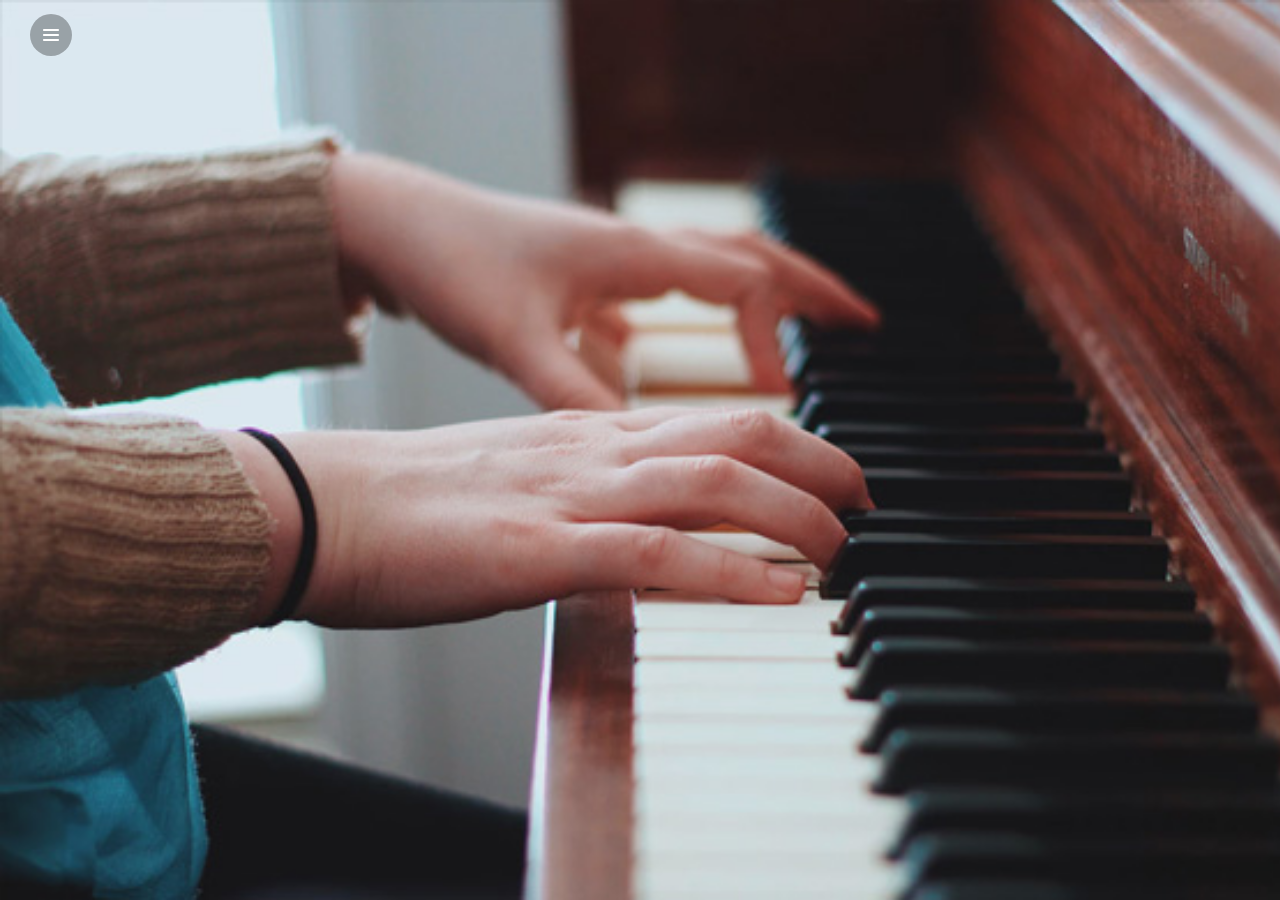
<file: index.html>
<!DOCTYPE html>
<html lang="zh-Hant-TW">
<head>
  <meta charset="utf-8" />
  <meta name="viewport" content="width=device-width, height=device-height, initial-scale=1" />

  <!-- jQuery 3.3.1 -->
  <script src="https://ajax.googleapis.com/ajax/libs/jquery/3.3.1/jquery.min.js"></script>
  

  <!-- Slide -->
  <!--  Compressed Styles -->
  <!-- <link href="css/slides.min.css?41331" rel="stylesheet" type="text/css"> -->
  <link href="css/slides.css?41331" rel="stylesheet" type="text/css">
  <link href="css/custom.css?41331" rel="stylesheet" type="text/css">
  <link href="css/swiper.min.css?41331" rel="stylesheet" type="text/css">

  <!-- Compressed Scripts -->
  <!-- <script src="js/slides.min.js?41331" type="text/javascript"></script> -->
  <script src="js/slides.js?41331" type="text/javascript"></script>
  <script src="js/plugins.js?41331" type="text/javascript"></script>
  <script src="js/swiper.min.js?41331" type="text/javascript"></script>

  <title>劉承鑫建築事務所</title>

</head>
<body class="slides chain animated">
  <svg id="customSvgLibrary" xmlns="http://www.w3.org/2000/svg" style="display:none" id="customSvgLibrary">

    <symbol id="logo" viewBox="0 0 106 31"><title>Slides Framework</title><path d="M17.413 14.04c-.56-5.84-5.6-7-8.52-7-4.6 0-8.6 2.92-8.6 7.52 0 3 2.4 4.88 5.28 5.8 4.24 1.64 5.88 1.84 5.88 3.36 0 1.08-1.2 1.72-2.32 1.72-.28 0-2.24 0-2.52-2.04h-6.6c.6 5.84 5.68 7.36 9.04 7.36 4.92 0 9.04-2.88 9.04-7.76 0-4.8-4-5.92-7.76-6.96-1.76-.52-3.4-1.2-3.4-2.2 0-.6.48-1.48 1.88-1.48 1.96 0 2.04 1.2 2.08 1.68h6.52zm2.222 15.96h6.64v-29.6h-6.64v29.6zm9.662-24.56h6.64v-5.04h-6.64v5.04zm0 24.56h6.64v-22.2h-6.64v22.2zm32.782-29.6h-6.64v9.28c-.72-.72-2.6-2.64-6.52-2.64-5.64 0-11 4.28-11 11.8 0 6.68 4.4 11.88 11.12 11.88 4.48 0 6.08-2.2 6.72-3.12v2.4h6.32v-29.6zm-17.52 18.4c0-2.56 1.8-5.56 5.64-5.56 1.56 0 2.96.56 3.96 1.56 1 .96 1.64 2.32 1.64 3.92.08 1.64-.52 3.08-1.56 4.12s-2.52 1.68-4.12 1.68c-3.12 0-5.56-2.28-5.56-5.68v-.04zm42.502 2.4c.52-4.08-.32-7.64-3.12-10.64-2.08-2.2-5-3.52-8.4-3.52-6.76 0-11.64 5.72-11.64 11.92 0 6.6 5.4 11.76 11.76 11.76 2.28 0 4.48-.68 6.32-2 1.88-1.28 3.44-3.2 4.52-5.68h-6.8c-.8 1.16-1.92 2.08-4.04 2.08-2.6 0-4.84-1.56-5.12-3.92h16.52zm-16.44-5.04c.16-1.04 1.52-3.52 4.96-3.52s4.8 2.48 4.96 3.52h-9.92zm34.502-2.12c-.56-5.84-5.6-7-8.52-7-4.6 0-8.6 2.92-8.6 7.52 0 3 2.4 4.88 5.28 5.8 4.24 1.64 5.88 1.84 5.88 3.36 0 1.08-1.2 1.72-2.32 1.72-.28 0-2.24 0-2.52-2.04h-6.6c.6 5.84 5.68 7.36 9.04 7.36 4.92 0 9.04-2.88 9.04-7.76 0-4.8-4-5.92-7.76-6.96-1.76-.52-3.4-1.2-3.4-2.2 0-.6.48-1.48 1.88-1.48 1.96 0 2.04 1.2 2.08 1.68h6.52z"/></symbol>
    
    <symbol id="close" viewBox="0 0 30 30"><path d="M15 0c-8.3 0-15 6.7-15 15s6.7 15 15 15 15-6.7 15-15-6.7-15-15-15zm5.7 19.3c.4.4.4 1 0 1.4-.2.2-.4.3-.7.3s-.5-.1-.7-.3l-4.3-4.3-4.3 4.3c-.2.2-.4.3-.7.3s-.5-.1-.7-.3c-.4-.4-.4-1 0-1.4l4.3-4.3-4.3-4.3c-.4-.4-.4-1 0-1.4s1-.4 1.4 0l4.3 4.3 4.3-4.3c.4-.4 1-.4 1.4 0s.4 1 0 1.4l-4.3 4.3 4.3 4.3z"/></symbol>

    <symbol id="arrow-left" viewBox="0 0 29 56"><path d="M28.7.3c.4.4.4 1 0 1.4l-26.3 26.3 26.3 26.3c.4.4.4 1 0 1.4-.4.4-1 .4-1.4 0l-27-27c-.4-.4-.4-1 0-1.4l27-27c.3-.3 1-.4 1.4 0z"/></symbol>
    
    <symbol id="arrow-right" viewBox="0 0 29 56"><path d="M.3 55.7c-.4-.4-.4-1 0-1.4l26.3-26.3-26.3-26.3c-.4-.4-.4-1 0-1.4.4-.4 1-.4 1.4 0l27 27c.4.4.4 1 0 1.4l-27 27c-.3.3-1 .4-1.4 0z"/></symbol>

    <symbol id="back" viewBox="0 0 20 20"><path d="M2.3 10.7l5 5c.4.4 1 .4 1.4 0s.4-1 0-1.4l-3.3-3.3h11.6c.6 0 1-.4 1-1s-.4-1-1-1h-11.6l3.3-3.3c.4-.4.4-1 0-1.4-.2-.2-.4-.3-.7-.3s-.5.1-.7.3l-5 5c-.2.2-.3.5-.3.7 0 .2.1.5.3.7z"/></symbol>
    
    <symbol id="menu" viewBox="0 0 18 18"><path d="M16 5h-14c-.6 0-1-.4-1-1 0-.5.4-1 1-1h14c.5 0 1 .4 1 1s-.4 1-1 1zm-14 5h14c.5 0 1-.4 1-1 0-.5-.4-1-1-1h-14c-.6 0-1 .4-1 1s.4 1 1 1zm14 3h-14c-.5 0-1 .4-1 1 0 .5.4 1 1 1h14c.5 0 1-.4 1-1s-.4-1-1-1z"/></symbol>
    
    <symbol id="share" viewBox="0 0 18 18"><path d="M16 8c-.6 0-1 .4-1 1v6h-12v-6c0-.6-.4-1-1-1s-1 .4-1 1v6c0 1.1.9 2 2 2h12c1.1 0 2-.9 2-2v-6c0-.6-.4-1-1-1zm-2.3-2.3c.4-.4.4-1 0-1.4l-4-4c-.4-.4-1-.4-1.4 0l-4 4c-.4.4-.4 1 0 1.4s1 .4 1.4 0l2.3-2.3v7.6c0 .6.4 1 1 1s1-.4 1-1v-7.6l2.3 2.3c.4.4 1 .4 1.4 0z"/></symbol>

    <symbol id="arrow-down" viewBox="0 0 24 24"><path d="M12 18c-.2 0-.5-.1-.7-.3l-11-10c-.4-.4-.4-1-.1-1.4.4-.4 1-.4 1.4-.1l10.4 9.4 10.3-9.4c.4-.4 1-.3 1.4.1.4.4.3 1-.1 1.4l-11 10c-.1.2-.4.3-.6.3z"/></symbol>
    
    <symbol id="arrow-up" viewBox="0 0 24 24"><path d="M11.9 5.9c.2 0 .5.1.7.3l11 10c.4.4.4 1 .1 1.4-.4.4-1 .4-1.4.1l-10.4-9.4-10.3 9.4c-.4.4-1 .3-1.4-.1-.4-.4-.3-1 .1-1.4l11-10c.1-.2.4-.3.6-.3z"/></symbol>
    
    <symbol id="arrow-top" viewBox="0 0 18 18"><path d="M15.7 7.3l-6-6c-.4-.4-1-.4-1.4 0l-6 6c-.4.4-.4 1 0 1.4.4.4 1 .4 1.4 0l4.3-4.3v11.6c0 .6.4 1 1 1s1-.4 1-1v-11.6l4.3 4.3c.2.2.4.3.7.3s.5-.1.7-.3c.4-.4.4-1 0-1.4z"/></symbol>
    
    <symbol id="play" viewBox="0 0 30 30"><path d="M7 30v-30l22 15z"/></symbol>
    
    <symbol id="chat" viewBox="0 0 18 18"><path d="M5,17c-0.2,0-0.3,0-0.4-0.1C4.2,16.7,4,16.4,4,16v-2H2c-1.1,0-2-0.9-2-2V3c0-1.1,0.9-2,2-2h14c1.1,0,2,0.9,2,2v9 c0,1.1-0.9,2-2,2H9.3l-3.7,2.8C5.4,16.9,5.2,17,5,17z M2,12h3.5C5.8,12,6,12.2,6,12.5V14l2.4-1.8C8.6,12.1,8.8,12,9,12h7V3H2V12z M13,7H5C4.4,7,4,6.6,4,6s0.4-1,1-1h8c0.6,0,1,0.4,1,1S13.6,7,13,7z M13,10H5c-0.6,0-1-0.4-1-1s0.4-1,1-1h8c0.6,0,1,0.4,1,1 S13.6,10,13,10z"/></symbol>

    <symbol id="mail" viewBox="0 0 18 18"><path d="M16 2h-14c-1.1 0-2 .9-2 2v10c0 1.1.9 2 2 2h14c1.1 0 2-.9 2-2v-10c0-1.1-.9-2-2-2zm0 2v.5l-7 4.3-7-4.4v-.4h14zm-14 10v-7.2l6.5 4c.1.1.3.2.5.2s.4-.1.5-.2l6.5-4v7.2h-14z"/></symbol>

    <symbol id="sound-on" viewBox="0 0 18 18"><path d="M8.5,0.1C8.1-0.1,7.7,0,7.4,0.2L3.7,3H2C0.9,3,0,3.9,0,5v6c0,1.1,0.9,2,2,2h1.7l3.7,2.8C7.6,15.9,7.8,16,8,16 c0.2,0,0.3,0,0.4-0.1C8.8,15.7,9,15.4,9,15V1C9,0.6,8.8,0.3,8.5,0.1z M7,13l-2.4-1.8C4.4,11.1,4.2,11,4,11l-2,0l0-6h2 c0.2,0,0.4-0.1,0.6-0.2L7,3V13z M11.7,9.9l0.7,1.9C13.9,11.2,15,9.7,15,8c0-1.7-1.1-3.2-2.7-3.8l-0.7,1.9C12.5,6.4,13,7.2,13,8C13,8.9,12.5,9.6,11.7,9.9z M12.2,1.1l-0.3,2C14.3,3.5,16,5.6,16,8s-1.8,4.5-4.2,4.9l0.3,2C15.6,14.3,18,11.4,18,8C18,4.6,15.6,1.7,12.2,1.1z"/></symbol>
    
    <symbol id="sound-off" viewBox="0 0 18 18"><path d="M15.9,8l1.8-1.8c0.4-0.4,0.4-1,0-1.4s-1-0.4-1.4,0l-1.8,1.8l-1.8-1.8c-0.4-0.4-1-0.4-1.4,0s-0.4,1,0,1.4L13.1,8l-1.8,1.8 c-0.4,0.4-0.4,1,0,1.4c0.2,0.2,0.5,0.3,0.7,0.3s0.5-0.1,0.7-0.3l1.8-1.8l1.8,1.8c0.2,0.2,0.5,0.3,0.7,0.3s0.5-0.1,0.7-0.3 c0.4-0.4,0.4-1,0-1.4L15.9,8z M8.5,0.1C8.1-0.1,7.7,0,7.4,0.2L3.7,3H2C0.9,3,0,3.9,0,5v6c0,1.1,0.9,2,2,2h1.7l3.7,2.8C7.6,15.9,7.8,16,8,16 c0.2,0,0.3,0,0.4-0.1C8.8,15.7,9,15.4,9,15V1C9,0.6,8.8,0.3,8.5,0.1z M7,13l-2.4-1.8C4.4,11.1,4.2,11,4,11l-2,0l0-6h2 c0.2,0,0.4-0.1,0.6-0.2L7,3V13z"/></symbol>
    
    <!-- social -->
    <symbol id="apple" viewBox="-1 1 24 24"><path d="M17.6 13.8c0-3 2.5-4.5 2.6-4.6-1.4-2.1-3.6-2.3-4.4-2.4-1.9-.2-3.6 1.1-4.6 1.1-.9 0-2.4-1.1-4-1-2 0-3.9 1.2-5 3-2.1 3.7-.5 9.1 1.5 12.1 1 1.5 2.2 3.1 3.8 3 1.5-.1 2.1-1 3.9-1s2.4 1 4 1 2.7-1.5 3.7-2.9c1.2-1.7 1.6-3.3 1.7-3.4-.1-.1-3.2-1.3-3.2-4.9zm-3.1-9c.8-1 1.4-2.4 1.2-3.8-1.2 0-2.7.8-3.5 1.8-.8.9-1.5 2.3-1.3 3.7 1.4.1 2.8-.7 3.6-1.7z"/></symbol>

    <symbol id="dribbble" viewBox="0 0 24 24"><path d="M12 0c-6.7 0-12 5.3-12 12s5.3 12 12 12 12-5.3 12-12-5.3-12-12-12zm7.9 5.7c1.3 1.7 2.1 3.9 2.3 6.1-.4-.1-2.4-.4-4.7-.4-.8 0-1.5 0-2.3.1 0-.1-.1-.3-.3-.5l-.7-1.5c3.7-1.4 5.3-3.4 5.7-3.8zm-7.9-3.8c2.5 0 4.9.9 6.7 2.5-.3.4-1.9 2.3-5.2 3.6-1.6-2.9-3.3-5.3-3.7-5.9.6-.1 1.4-.2 2.2-.2zm-4.4 1c.4.6 2.1 3 3.7 5.8-4.4 1.2-8.2 1.2-9.2 1.2h-.1c.8-3.1 2.9-5.6 5.6-7zm-5.7 9.1v-.3h.3c1.2 0 5.6-.1 10.1-1.5l.8 1.6c-.1 0-.3 0-.4.1-5.1 1.6-7.9 6-8.3 6.7-1.6-1.7-2.5-4.1-2.5-6.6zm10.1 10.1c-2.3 0-4.4-.8-6.1-2.1.3-.5 2.4-4.4 7.9-6.3 1.3 3.6 2 6.7 2.1 7.6-1.2.6-2.6.8-3.9.8zm5.7-1.8c-.1-.8-.7-3.6-2-7.1.7-.1 1.3-.1 2-.1 2.1 0 3.7.4 4.1.5-.3 2.8-1.8 5.2-4.1 6.7z"/></symbol>

    <symbol id="facebook" viewBox="0 0 24 24"><path d="M24 1.3v21.3c0 .7-.6 1.3-1.3 1.3h-6.1v-9.3h3.1l.5-3.6h-3.6v-2.2c0-1.1.3-1.8 1.8-1.8h1.9v-3.2c-.3 0-1.5-.1-2.8-.1-2.8 0-4.7 1.7-4.7 4.8v2.7h-3.1v3.6h3.1v9.2h-11.5c-.7 0-1.3-.6-1.3-1.3v-21.4c0-.7.6-1.3 1.3-1.3h21.3c.8 0 1.4.6 1.4 1.3z"/></symbol>

    <symbol id="facebook2" viewBox="0 0 512 512"><path d="M288 176v-64c0-17.664 14.336-32 32-32h32v-80h-64c-53.024 0-96 42.976-96 96v80h-64v80h64v256h96v-256h64l32-80h-96z"/></symbol>
    
    <symbol id="fb-like" viewBox="0 0 20 20"><path d="M0 8v12h5v-12h-5zm2.5 10.8c-.4 0-.8-.3-.8-.8 0-.4.3-.8.8-.8s.8.3.8.8c0 .4-.4.8-.8.8zm3.5-.8h9.5c1.1 0 1.7-1 1.7-1.7 0-.3-.4-1-.4-1 1.4-.3 1.7-1.2 1.7-1.7-.1-.5-.3-.9-.5-1 1-.4 1.5-1.1 1.4-1.9-.1-.8-1-1.5-1-1.5 1-.6.9-1.5.9-1.5-.3-1.3-1.5-1.7-1.7-1.7h-5.6s.3-.5.3-2.4-1.3-3.6-2.6-3.6c0 0-.7.1-1 .3v3.5l-2.7 4.4v9.8z"/></symbol>
    
    <symbol id="googlePlus" viewBox="0 1 24 24"><path d="M7.8 13.5h4.6c-.6 2-2.5 3.4-4.6 3.4-2.7 0-4.9-2.2-4.9-4.9s2.2-4.9 4.9-4.9c1.1 0 2.1.3 3 1l1.8-2.4c-1.4-1.1-3-1.6-4.8-1.6-4.3 0-7.9 3.5-7.9 7.9s3.5 7.9 7.9 7.9 7.9-3.5 7.9-7.9v-1.5h-7.9v3zM21.7 11v-2.2h-2v2.2h-2.2v2h2.2v2.2h2v-2.2h2.2v-2z"/></symbol>
    
    <symbol id="instagram" viewBox="0 0 20 20"><circle cx="10" cy="10" r="3.3"/><path d="M13,0H7C2.2,0,0,2.2,0,7v6c0,4.8,2.1,7,7,7h6c4.8,0,7-2.2,7-7V7C20,2.2,17.9,0,13,0z M10,15.1c-2.8,0-5.1-2.3-5.1-5.1 S7.2,4.9,10,4.9s5.1,2.3,5.1,5.1S12.8,15.1,10,15.1z M15.3,5.9c-0.7,0-1.2-0.5-1.2-1.2c0-0.7,0.5-1.2,1.2-1.2s1.2,0.5,1.2,1.2 C16.5,5.3,16,5.9,15.3,5.9z"/></symbol>

    <symbol id="behance" viewBox="0 0 511.958 511.958"><path d="M210.624 240.619c10.624-5.344 18.656-11.296 24.16-17.728 9.792-11.584 14.624-26.944 14.624-45.984 0-18.528-4.832-34.368-14.496-47.648-16.128-21.632-43.424-32.704-82.016-33.28h-152.896v312.096h142.56c16.064 0 30.944-1.376 44.704-4.192 13.76-2.848 25.664-8.064 35.744-15.68 8.96-6.624 16.448-14.848 22.4-24.544 9.408-14.656 14.112-31.264 14.112-49.76 0-17.92-4.128-33.184-12.32-45.728-8.288-12.544-20.448-21.728-36.576-27.552zm-147.552-90.432h68.864c15.136 0 27.616 1.632 37.408 4.864 11.328 4.704 16.992 14.272 16.992 28.864 0 13.088-4.32 22.24-12.864 27.392-8.608 5.152-19.776 7.744-33.472 7.744h-76.928v-68.864zm108.896 198.24c-7.616 3.68-18.336 5.504-32.064 5.504h-76.832v-83.232h77.888c13.568.096 24.128 1.888 31.68 5.248 13.44 6.08 20.128 17.216 20.128 33.504 0 19.2-6.912 32.128-20.8 38.976zM327.168 110.539h135.584v38.848h-135.584zM509.856 263.851c-2.816-18.08-9.024-33.984-18.688-47.712-10.592-15.552-24.032-26.944-40.384-34.144-16.288-7.232-34.624-10.848-55.04-10.816-34.272 0-62.112 10.72-83.648 32-21.472 21.344-32.224 52.032-32.224 92.032 0 42.656 11.872 73.472 35.744 92.384 23.776 18.944 51.232 28.384 82.4 28.384 37.728 0 67.072-11.232 88.032-33.632 13.408-14.144 20.992-28.064 22.656-41.728h-62.464c-3.616 6.752-7.808 12.032-12.608 15.872-8.704 7.04-20.032 10.56-33.92 10.56-13.216 0-24.416-2.912-33.76-8.704-15.424-9.28-23.488-25.536-24.512-48.672h170.464c.256-19.936-.384-35.264-2.048-45.824zm-166.88 5.984c2.24-15.008 7.68-26.912 16.32-35.712 8.64-8.768 20.864-13.184 36.512-13.216 14.432 0 26.496 4.128 36.32 12.416 9.696 8.352 15.168 20.48 16.288 36.512h-105.44z"/></symbol>
    
    <symbol id="linkedin" viewBox="0 0 24 24"><path d="M5.9 21.9h-4.7v-14.2h4.7v14.2zm-2.3-16.1c-1.6 0-2.6-1.1-2.6-2.5s1-2.5 2.7-2.5c1.6 0 2.6 1 2.6 2.5-.1 1.4-1.2 2.5-2.7 2.5zm19.2 16.1h-4.7v-7.6c0-2-.7-3.3-2.3-3.3-1.3 0-2.1.9-2.5 1.7-.1.3-.1.8-.1 1.2v7.9h-4.7v-14.1h4.7v2c.7-.9 1.7-2.3 4.3-2.3 3.1 0 5.5 2.1 5.5 6.4v8.2h-.2z"/></symbol>

    <symbol id="medium" viewBox="0 0 130.8 104"><path d="M15.5 21.2c.2-1.6-.5-3.2-1.7-4.3l-12.1-14.7v-2.2h38l29.3 64.4 25.8-64.4h36.2v2.2l-10.5 10c-.9.7-1.3 1.8-1.2 2.9v73.7c0 1.1.3 2.2 1.2 2.9l10.2 10v2.2h-51.3v-2.2l10.6-10.2c1-1 1-1.3 1-2.9v-59.6l-29.4 74.7h-4l-34.2-74.7v50.3c0 2.2.4 4.2 1.9 5.7l13.7 16.8v2.2h-39v-2.2l13.8-16.7c1.5-1.5 1.8-3.3 1.8-5.7l-.1-58.2z"/></symbol>
    
    <symbol id="pinterest" viewBox="0 0 24 24"><path d="M5.9 13.9c1.2-2-.4-2.5-.6-4-1-6.1 7.1-10.2 11.4-6 2.9 2.9 1 12-3.7 11-4.6-.9 2.2-8.1-1.4-9.5-3-1.1-4.6 3.6-3.2 5.9-.8 4-2.5 7.7-1.8 12.7 2.3-1.7 3.1-4.8 3.7-8.1 1.2.7 1.8 1.4 3.3 1.5 5.5.4 8.6-5.4 7.8-10.7-.7-4.7-5.5-7.1-10.6-6.6-4.1.4-8.1 3.7-8.3 8.3-.1 2.8.7 4.9 3.4 5.5z"/></symbol>
    
    <symbol id="stumbleupon" viewBox="0 0 24 24"><path d="M13.3 9.6l1.6.8 2.5-.8v-1.4c0-3-2.4-5.4-5.4-5.4s-5.4 2.4-5.4 5.4v7.5c0 .7-.6 1.3-1.3 1.3s-1.3-.6-1.3-1.3v-3.2h-4v3.2c0 3 2.4 5.4 5.4 5.4s5.4-2.4 5.4-5.4v-7.5c0-.7.6-1.3 1.3-1.3s1.3.6 1.3 1.3l-.1 1.4zm6.6 2.9v3.2c0 .7-.6 1.3-1.3 1.3s-1.3-.6-1.3-1.3v-3.2l-2.5.8-1.6-.8v3.2c0 3 2.4 5.4 5.4 5.4s5.4-2.4 5.4-5.4v-3.2h-4.1z"/></symbol>
    
    <symbol id="twitter" viewBox="0 1 24 23"><path d="M21.5 7.6v.6c0 6.6-5 14.1-14 14.1-2.8 0-5.4-.8-7.6-2.2l1.2.1c2.3 0 4.4-.8 6.1-2.1-2.2 0-4-1.5-4.6-3.4.3.1.6.1.9.1.5 0 .9-.1 1.3-.2-2.1-.6-3.8-2.6-3.8-5 .7.4 1.4.6 2.2.6-1.3-.9-2.2-2.4-2.2-4.1 0-.9.2-1.8.7-2.5 2.4 3 6.1 5 10.2 5.2-.1-.4-.1-.7-.1-1.1 0-2.7 2.2-5 4.9-5 1.4 0 2.7.6 3.6 1.6 1-.3 2.1-.7 3-1.3-.4 1.2-1.1 2.1-2.2 2.7 1-.1 1.9-.4 2.8-.8-.6 1.1-1.4 2-2.4 2.7z"/></symbol>
    
    <symbol id="tumblr" viewBox="0 0 23 23"><path d="M12.573 4.94v-4.94h-3.188c-.072.183-.11.4-.11.622-.034.107-.072.184-.072.293-.328 1.829-1.28 3.11-2.892 3.807-.476.218-.914.253-1.39.218v3.987h2.342c.039 5.603.039 8.493.039 8.64v.332c.294 2.449 1.573 3.914 3.843 4.463.914.257 1.901.366 2.892.366 1.279-.036 2.525-.256 3.771-.659v-4.685c-.731.22-1.395.402-1.977.583-1.135.333-2.087.113-2.857-.619-.073-.11-.183-.257-.221-.403-.106-.586-.178-1.206-.178-1.795v-6.222h5.083v-3.988h-5.085z"/></symbol>

    <symbol id="xing" viewBox="0 0 24 24"><path d="M3.647 4.74c-.208 0-.384.073-.472.216-.091.148-.077.338.02.531l2.34 4.051v.02l-3.678 6.49c-.096.191-.091.383 0 .531.088.142.244.236.452.236h3.461c.518 0 .767-.349.944-.669l3.737-6.608-2.38-4.15c-.172-.307-.433-.649-.964-.649h-3.46zm14.542-4.74c-.517 0-.741.326-.927.659l-7.702 13.658 4.918 9.023c.172.307.437.659.967.659h3.457c.208 0 .371-.079.459-.221.092-.148.09-.343-.007-.535l-4.88-8.915v-.023l7.664-13.551c.096-.191.098-.386.007-.534-.088-.142-.252-.221-.46-.221h-3.496z"/></symbol>

    <symbol id="whatsapp" viewBox="0 0 512 512"><path d="M256.064 0h-.128c-141.152 0-255.936 114.816-255.936 256 0 56 18.048 107.904 48.736 150.048l-31.904 95.104 98.4-31.456c40.48 26.816 88.768 42.304 140.832 42.304 141.152 0 255.936-114.848 255.936-256s-114.784-256-255.936-256zm148.96 361.504c-6.176 17.44-30.688 31.904-50.24 36.128-13.376 2.848-30.848 5.12-89.664-19.264-75.232-31.168-123.68-107.616-127.456-112.576-3.616-4.96-30.4-40.48-30.4-77.216s18.656-54.624 26.176-62.304c6.176-6.304 16.384-9.184 26.176-9.184 3.168 0 6.016.16 8.576.288 7.52.32 11.296.768 16.256 12.64 6.176 14.88 21.216 51.616 23.008 55.392 1.824 3.776 3.648 8.896 1.088 13.856-2.4 5.12-4.512 7.392-8.288 11.744-3.776 4.352-7.36 7.68-11.136 12.352-3.456 4.064-7.36 8.416-3.008 15.936 4.352 7.36 19.392 31.904 41.536 51.616 28.576 25.44 51.744 33.568 60.032 37.024 6.176 2.56 13.536 1.952 18.048-2.848 5.728-6.176 12.8-16.416 20-26.496 5.12-7.232 11.584-8.128 18.368-5.568 6.912 2.4 43.488 20.48 51.008 24.224 7.52 3.776 12.48 5.568 14.304 8.736 1.792 3.168 1.792 18.048-4.384 35.52z"/></symbol>
    
    <symbol id="youtube" viewBox="0 0 24 24"><path d="M23.6 6.3c-.3-1.2-1.4-2.2-2.6-2.3-3-.3-6-.3-9-.3s-6 0-9 .3c-1.2.1-2.3 1.1-2.6 2.3-.4 1.8-.4 3.8-.4 5.7 0 1.9 0 3.9.4 5.7.3 1.2 1.4 2.2 2.6 2.3 3 .3 6 .3 9 .3s6 0 9-.3c1.3-.1 2.3-1.1 2.6-2.4.4-1.7.4-3.7.4-5.6 0-1.9 0-3.9-.4-5.7zm-14.1 9v-6.6l6.5 3.3-6.5 3.3z"/></symbol>

  </svg>

  <!-- Navigation -->
  <!-- <nav class="side pole">
      <div class="navigation">
          <ul></ul>
      </div>
  </nav> -->

  <!-- <nav class="panel top">
    <div class="sections desktop">
      <div class="left"><a href="#" title="Slides Framework"><svg style="width:82px;height:24px"><use xmlns:xlink="http://www.w3.org/1999/xlink" xlink:href="#logo"></use></svg></a></div>
      <div class="right">
        <ul class="menu">
          <li><a href="#">Tour</a></li>
          <li><a href="#">Upgrade</a></li>
          <li><a href="#">Help</a></li>
          <li><a href="#">Explore</a></li>
        </ul>
        <a class="button blue rounded small" href="#">Profile</a> 
      </div>
    </div>
    <div class="sections compact hidden">
      <div class="left"><a href="#" title="Slides Framework"><svg style="width:82px;height:24px"><use xmlns:xlink="http://www.w3.org/1999/xlink" xlink:href="#logo"></use></svg></a></div>
      <div class="right"><span class="button actionButton sidebarTrigger" data-sidebar-id="1"><svg><use xmlns:xlink="http://www.w3.org/1999/xlink" xlink:href="#menu"></use></svg></span></div>
    </div>
  </nav> -->

  <!-- <nav class="panel top hideOnScroll">
    <div class="sections">
      <div class="center"><a href="#" title="Slides Framework"><svg style="width:82px;height:24px"><use xmlns:xlink="http://www.w3.org/1999/xlink" xlink:href="#logo"></use></svg></a></div>
    </div>
  </nav> -->
  <nav class="panel top">
    <div class="sections">
      <div class="left"><span class="button actionButton sidebarTrigger" data-sidebar-id="1"><svg><use xmlns:xlink="http://www.w3.org/1999/xlink" xlink:href="#menu"></use></svg></span></div>
    </div>
  </nav>

  <!-- Sidebar -->
  <div class='grid'>
    <nav class="sidebar white left col-12-12" data-sidebar-id="1">
      <div class="close"><svg><use xmlns:xlink="http://www.w3.org/1999/xlink" xlink:href="#close"></use></svg></div>
      <div class="content">
        <a href="index.html" class="logo"><svg width="100" height="30"><use xmlns:xlink="http://www.w3.org/1999/xlink" xlink:href="#logo"></use></svg></a>
        <ul class="mainMenu margin-top-3 big">
          <li><a href="journal.html">日誌</a></li>
          <li><a href="product.html">作品</a></li>
          <li><a href="company.html">事務所簡介</a></li>
        </ul>
        <ul class="social opacity-8">
          <li><a href="https://www.facebook.com/chenghsinliu0930"><svg><use xmlns:xlink="http://www.w3.org/1999/xlink" xlink:href="#facebook"></use></svg></a></li>
          <!-- <li><a href="#"><svg><use xmlns:xlink="http://www.w3.org/1999/xlink" xlink:href="#twitter"></use></svg></a></li> -->
          <!-- <li><a href="#"><svg><use xmlns:xlink="http://www.w3.org/1999/xlink" xlink:href="#instagram"></use></svg></a></li> -->
        </ul>
      </div>
    </nav>
  </div>


  <!-- one -->
  <section class="slide fade-6 kenBurns whiteSlide">
    <div class="content photo_height">
      <div class="container">
                <ul class="slider fromAbove inlineBlock clickable popupContent disableSelect bannerlist" data-slider-id="75-1">
                  <li class="selected">
                    <img src="assets/img/gallery-75-7.jpg" class="bgx" alt="Image"/>
                  </li>
                  <!-- <li>
                    <img src="assets/img/gallery-75-6.jpg" class="bgx" alt="Image"/>
                  </li>
                  <li>
                    <img src="assets/img/gallery-75-5.jpg" class="bgx" alt="Image"/>
                  </li>
                  <li>
                    <img src="assets/img/gallery-75-1.jpg" class="bgx" alt="Image"/>
                  </li>
                  <li>
                    <img src="assets/img/gallery-75-3.jpg" class="bgx" alt="Image"/>
                  </li>
                  <li>
                    <img src="assets/img/gallery-75-4.jpg" class="bgx" alt="Image"/>
                  </li>
                  <li>
                    <img src="assets/img/gallery-75-2.jpg" class="bgx" alt="Image"/>
                  </li> -->
                </ul>
      </div>
    </div>
    <!-- <div class="background" style="background-image:url(assets/img/background/img-10.jpg)"></div> -->
  </section>

  <!-- Loading Progress Bar -->
  <div class="progress-bar blue"></div>

</body>

<script>
  $(document).ready(function(){
      function resizeBg() {
        var wh = $(window).height(), ww = $(window).width(), h, w, ih, iw;
        $(".selected>img.bgx").each(function(){
          ih = $(this).height();
          iw = $(this).width();
          if ( (wh / ih) <= (ww / iw) ) { // 圖片寬小於視窗，高大於視窗
            h = ih * (ww / iw);
            w = iw * (ww / iw);
            $(this).height(h);
            $(this).width(w);
            $(this).css({'max-height' : h + 'px'});
            $(this).css({'max-width' : w + 'px'});
          } else { // 圖片高小於視窗，寬大於視窗
            h = ih * (wh / ih);
            w = iw * (wh / ih);
            $(this).height(h);
            $(this).width(w);
            $(this).css({'max-height' : h + 'px'});
            $(this).css({'max-width' : w + 'px'});
          }
        })
      }
      var banner =  $("ul.bannerlist > li").length;

      if (banner == 1) {
        $(".bannerlist").removeClass('slider');
        console.log(banner);
      }
      

      $(window).resize(resizeBg).trigger("resize");
});
</script>


</html>
</file>
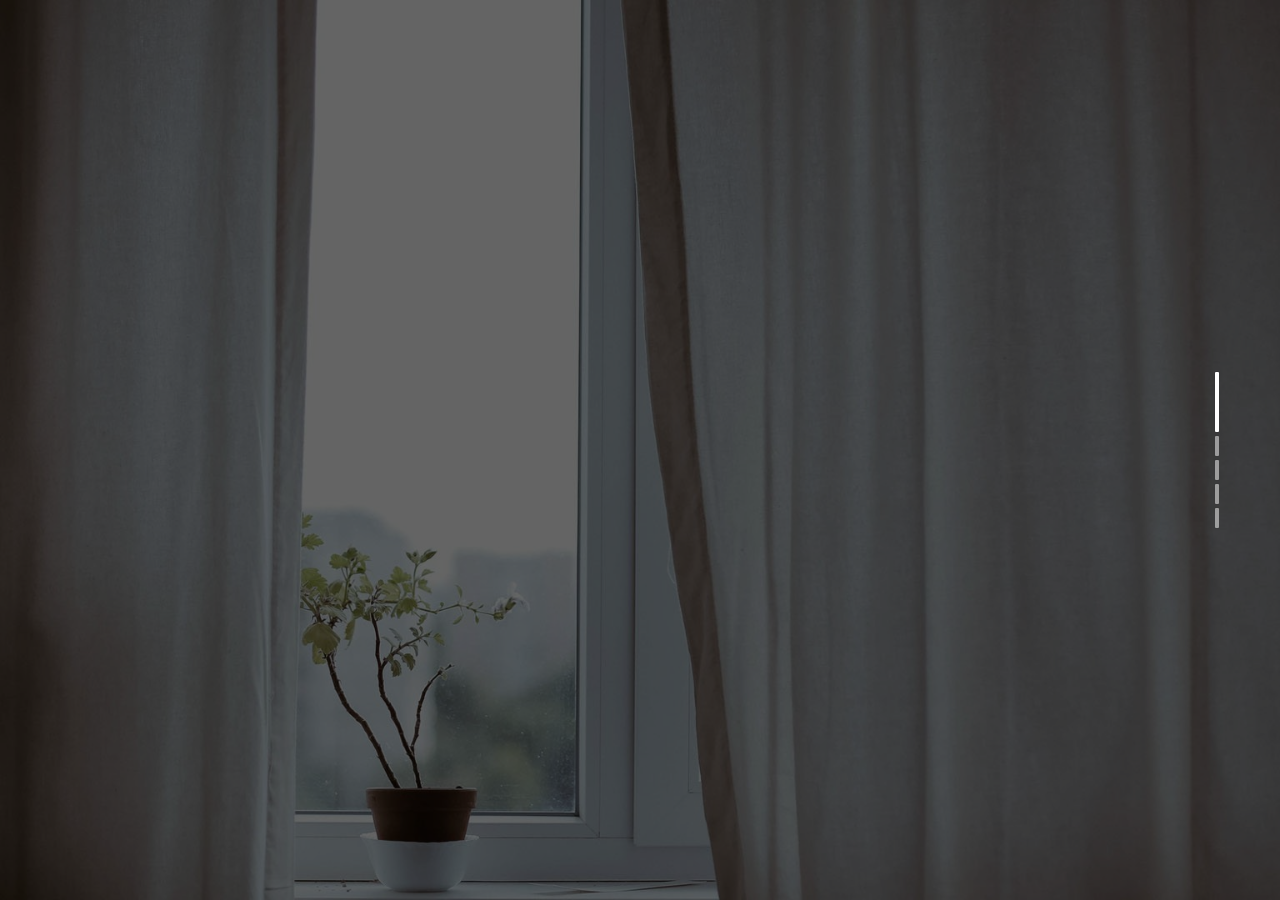
<file: slides-portfolio-master/index.html>
<!doctype html>
<html>
<head>
	<meta charset="UTF-8">
	<meta name="viewport" content="width=device-width, height=device-height, initial-scale=1.0, viewport-fit=cover">
	<meta name="apple-mobile-web-app-capable" content="yes" />

	<!-- Page Title -->
	<title>New Template — Slides 4.1 Template Generator</title>

	<!-- Compressed Styles -->
	<link href="css/slides.min.css?41331" rel="stylesheet" type="text/css">

	<!-- Custom Styles -->
	<!-- <link href="css/custom.css" rel="stylesheet" type="text/css"> -->

	<!-- jQuery 3.3.1 -->
	<script src="https://ajax.googleapis.com/ajax/libs/jquery/3.3.1/jquery.min.js"></script>

	<!-- Compressed Scripts -->
	<!-- <script src="js/slides.min.js?41331" type="text/javascript"></script> -->
	<script src="js/slides.js?41331" type="text/javascript"></script>
	<script src="js/plugins.js?41331" type="text/javascript"></script>

	<!-- Custom Scripts -->
	<!-- <script src="js/custom.js" type="text/javascript"></script> -->

	<!-- Fonts and Material Icons -->
	<link rel="stylesheet" as="font" href="https://fonts.googleapis.com/css?family=Roboto:100,300,400,500,600,700|Material+Icons"/>
 
</head>
<body class="slides chain simplifiedMobile animated">
		
<!-- SVG Library -->
<svg xmlns="http://www.w3.org/2000/svg" style="display:none">
  
  <symbol id="logo" viewBox="0 0 106 31"><title>Slides Framework</title><path d="M17.413 14.04c-.56-5.84-5.6-7-8.52-7-4.6 0-8.6 2.92-8.6 7.52 0 3 2.4 4.88 5.28 5.8 4.24 1.64 5.88 1.84 5.88 3.36 0 1.08-1.2 1.72-2.32 1.72-.28 0-2.24 0-2.52-2.04h-6.6c.6 5.84 5.68 7.36 9.04 7.36 4.92 0 9.04-2.88 9.04-7.76 0-4.8-4-5.92-7.76-6.96-1.76-.52-3.4-1.2-3.4-2.2 0-.6.48-1.48 1.88-1.48 1.96 0 2.04 1.2 2.08 1.68h6.52zm2.222 15.96h6.64v-29.6h-6.64v29.6zm9.662-24.56h6.64v-5.04h-6.64v5.04zm0 24.56h6.64v-22.2h-6.64v22.2zm32.782-29.6h-6.64v9.28c-.72-.72-2.6-2.64-6.52-2.64-5.64 0-11 4.28-11 11.8 0 6.68 4.4 11.88 11.12 11.88 4.48 0 6.08-2.2 6.72-3.12v2.4h6.32v-29.6zm-17.52 18.4c0-2.56 1.8-5.56 5.64-5.56 1.56 0 2.96.56 3.96 1.56 1 .96 1.64 2.32 1.64 3.92.08 1.64-.52 3.08-1.56 4.12s-2.52 1.68-4.12 1.68c-3.12 0-5.56-2.28-5.56-5.68v-.04zm42.502 2.4c.52-4.08-.32-7.64-3.12-10.64-2.08-2.2-5-3.52-8.4-3.52-6.76 0-11.64 5.72-11.64 11.92 0 6.6 5.4 11.76 11.76 11.76 2.28 0 4.48-.68 6.32-2 1.88-1.28 3.44-3.2 4.52-5.68h-6.8c-.8 1.16-1.92 2.08-4.04 2.08-2.6 0-4.84-1.56-5.12-3.92h16.52zm-16.44-5.04c.16-1.04 1.52-3.52 4.96-3.52s4.8 2.48 4.96 3.52h-9.92zm34.502-2.12c-.56-5.84-5.6-7-8.52-7-4.6 0-8.6 2.92-8.6 7.52 0 3 2.4 4.88 5.28 5.8 4.24 1.64 5.88 1.84 5.88 3.36 0 1.08-1.2 1.72-2.32 1.72-.28 0-2.24 0-2.52-2.04h-6.6c.6 5.84 5.68 7.36 9.04 7.36 4.92 0 9.04-2.88 9.04-7.76 0-4.8-4-5.92-7.76-6.96-1.76-.52-3.4-1.2-3.4-2.2 0-.6.48-1.48 1.88-1.48 1.96 0 2.04 1.2 2.08 1.68h6.52z"/></symbol>

  <symbol id="logo-icon" viewBox="0 0 50 41"><title>Slides Framework</title><path d="M4,12h42c2.2,0,4,1.8,4,4v21c0,2.2-1.8,4-4,4H4c-2.2,0-4-1.8-4-4V16C0,13.8,1.8,12,4,12z"/><path opacity="0.6" d="M45.5,9h-41C3.7,9,3,8.3,3,7.5v0C3,6.7,3.7,6,4.5,6h41C46.3,6,47,6.7,47,7.5v0C47,8.3,46.3,9,45.5,9z"/><path opacity="0.4" d="M7.5,0h35C43.3,0,44,0.7,44,1.5v0C44,2.3,43.3,3,42.5,3h-35C6.7,3,6,2.3,6,1.5v0C6,0.7,6.7,0,7.5,0z"/></symbol>
  
  <symbol id="close" viewBox="0 0 30 30"><path d="M15 0c-8.3 0-15 6.7-15 15s6.7 15 15 15 15-6.7 15-15-6.7-15-15-15zm5.7 19.3c.4.4.4 1 0 1.4-.2.2-.4.3-.7.3s-.5-.1-.7-.3l-4.3-4.3-4.3 4.3c-.2.2-.4.3-.7.3s-.5-.1-.7-.3c-.4-.4-.4-1 0-1.4l4.3-4.3-4.3-4.3c-.4-.4-.4-1 0-1.4s1-.4 1.4 0l4.3 4.3 4.3-4.3c.4-.4 1-.4 1.4 0s.4 1 0 1.4l-4.3 4.3 4.3 4.3z"/></symbol>
  
  <symbol id="close-small" viewBox="0 0 11 11"><path d="M6.914 5.5l3.793-3.793c.391-.391.391-1.023 0-1.414s-1.023-.391-1.414 0l-3.793 3.793-3.793-3.793c-.391-.391-1.023-.391-1.414 0s-.391 1.023 0 1.414l3.793 3.793-3.793 3.793c-.391.391-.391 1.023 0 1.414.195.195.451.293.707.293s.512-.098.707-.293l3.793-3.793 3.793 3.793c.195.195.451.293.707.293s.512-.098.707-.293c.391-.391.391-1.023 0-1.414l-3.793-3.793z"/></symbol>

  <symbol id="arrow-left" viewBox="0 0 29 56"><path d="M28.7.3c.4.4.4 1 0 1.4l-26.3 26.3 26.3 26.3c.4.4.4 1 0 1.4-.4.4-1 .4-1.4 0l-27-27c-.4-.4-.4-1 0-1.4l27-27c.3-.3 1-.4 1.4 0z"/></symbol>
  
  <symbol id="arrow-right" viewBox="0 0 29 56"><path d="M.3 55.7c-.4-.4-.4-1 0-1.4l26.3-26.3-26.3-26.3c-.4-.4-.4-1 0-1.4.4-.4 1-.4 1.4 0l27 27c.4.4.4 1 0 1.4l-27 27c-.3.3-1 .4-1.4 0z"/></symbol>

  <symbol id="back" viewBox="0 0 20 20"><path d="M2.3 10.7l5 5c.4.4 1 .4 1.4 0s.4-1 0-1.4l-3.3-3.3h11.6c.6 0 1-.4 1-1s-.4-1-1-1h-11.6l3.3-3.3c.4-.4.4-1 0-1.4-.2-.2-.4-.3-.7-.3s-.5.1-.7.3l-5 5c-.2.2-.3.5-.3.7 0 .2.1.5.3.7z"/></symbol>
  
  <symbol id="menu" viewBox="0 0 18 18"><path d="M16 5h-14c-.6 0-1-.4-1-1 0-.5.4-1 1-1h14c.5 0 1 .4 1 1s-.4 1-1 1zm-14 5h14c.5 0 1-.4 1-1 0-.5-.4-1-1-1h-14c-.6 0-1 .4-1 1s.4 1 1 1zm14 3h-14c-.5 0-1 .4-1 1 0 .5.4 1 1 1h14c.5 0 1-.4 1-1s-.4-1-1-1z"/></symbol>
  
  <symbol id="share" viewBox="0 0 18 18"><path d="M16 8c-.6 0-1 .4-1 1v6h-12v-6c0-.6-.4-1-1-1s-1 .4-1 1v6c0 1.1.9 2 2 2h12c1.1 0 2-.9 2-2v-6c0-.6-.4-1-1-1zm-2.3-2.3c.4-.4.4-1 0-1.4l-4-4c-.4-.4-1-.4-1.4 0l-4 4c-.4.4-.4 1 0 1.4s1 .4 1.4 0l2.3-2.3v7.6c0 .6.4 1 1 1s1-.4 1-1v-7.6l2.3 2.3c.4.4 1 .4 1.4 0z"/></symbol>

  <symbol id="arrow-down" viewBox="0 0 24 24"><path d="M12 18c-.2 0-.5-.1-.7-.3l-11-10c-.4-.4-.4-1-.1-1.4.4-.4 1-.4 1.4-.1l10.4 9.4 10.3-9.4c.4-.4 1-.3 1.4.1.4.4.3 1-.1 1.4l-11 10c-.1.2-.4.3-.6.3z"/></symbol>
  
  <symbol id="arrow-up" viewBox="0 0 24 24"><path d="M11.9 5.9c.2 0 .5.1.7.3l11 10c.4.4.4 1 .1 1.4-.4.4-1 .4-1.4.1l-10.4-9.4-10.3 9.4c-.4.4-1 .3-1.4-.1-.4-.4-.3-1 .1-1.4l11-10c.1-.2.4-.3.6-.3z"/></symbol>
  
  <symbol id="arrow-top" viewBox="0 0 18 18"><path d="M15.7 7.3l-6-6c-.4-.4-1-.4-1.4 0l-6 6c-.4.4-.4 1 0 1.4.4.4 1 .4 1.4 0l4.3-4.3v11.6c0 .6.4 1 1 1s1-.4 1-1v-11.6l4.3 4.3c.2.2.4.3.7.3s.5-.1.7-.3c.4-.4.4-1 0-1.4z"/></symbol>
  
  <symbol id="play" viewBox="0 0 30 30"><path d="M7 30v-30l22 15z"/></symbol>
  
  <symbol id="chat" viewBox="0 0 18 18"><path d="M5,17c-0.2,0-0.3,0-0.4-0.1C4.2,16.7,4,16.4,4,16v-2H2c-1.1,0-2-0.9-2-2V3c0-1.1,0.9-2,2-2h14c1.1,0,2,0.9,2,2v9 c0,1.1-0.9,2-2,2H9.3l-3.7,2.8C5.4,16.9,5.2,17,5,17z M2,12h3.5C5.8,12,6,12.2,6,12.5V14l2.4-1.8C8.6,12.1,8.8,12,9,12h7V3H2V12z M13,7H5C4.4,7,4,6.6,4,6s0.4-1,1-1h8c0.6,0,1,0.4,1,1S13.6,7,13,7z M13,10H5c-0.6,0-1-0.4-1-1s0.4-1,1-1h8c0.6,0,1,0.4,1,1 S13.6,10,13,10z"/></symbol>

  <symbol id="mail" viewBox="0 0 18 18"><path d="M16 2h-14c-1.1 0-2 .9-2 2v10c0 1.1.9 2 2 2h14c1.1 0 2-.9 2-2v-10c0-1.1-.9-2-2-2zm0 2v.5l-7 4.3-7-4.4v-.4h14zm-14 10v-7.2l6.5 4c.1.1.3.2.5.2s.4-.1.5-.2l6.5-4v7.2h-14z"/></symbol>

  <symbol id="sound-on" viewBox="0 0 18 18"><path d="M8.5,0.1C8.1-0.1,7.7,0,7.4,0.2L3.7,3H2C0.9,3,0,3.9,0,5v6c0,1.1,0.9,2,2,2h1.7l3.7,2.8C7.6,15.9,7.8,16,8,16 c0.2,0,0.3,0,0.4-0.1C8.8,15.7,9,15.4,9,15V1C9,0.6,8.8,0.3,8.5,0.1z M7,13l-2.4-1.8C4.4,11.1,4.2,11,4,11l-2,0l0-6h2 c0.2,0,0.4-0.1,0.6-0.2L7,3V13z M11.7,9.9l0.7,1.9C13.9,11.2,15,9.7,15,8c0-1.7-1.1-3.2-2.7-3.8l-0.7,1.9C12.5,6.4,13,7.2,13,8C13,8.9,12.5,9.6,11.7,9.9z M12.2,1.1l-0.3,2C14.3,3.5,16,5.6,16,8s-1.8,4.5-4.2,4.9l0.3,2C15.6,14.3,18,11.4,18,8C18,4.6,15.6,1.7,12.2,1.1z"/></symbol>
  
  <symbol id="sound-off" viewBox="0 0 18 18"><path d="M15.9,8l1.8-1.8c0.4-0.4,0.4-1,0-1.4s-1-0.4-1.4,0l-1.8,1.8l-1.8-1.8c-0.4-0.4-1-0.4-1.4,0s-0.4,1,0,1.4L13.1,8l-1.8,1.8 c-0.4,0.4-0.4,1,0,1.4c0.2,0.2,0.5,0.3,0.7,0.3s0.5-0.1,0.7-0.3l1.8-1.8l1.8,1.8c0.2,0.2,0.5,0.3,0.7,0.3s0.5-0.1,0.7-0.3 c0.4-0.4,0.4-1,0-1.4L15.9,8z M8.5,0.1C8.1-0.1,7.7,0,7.4,0.2L3.7,3H2C0.9,3,0,3.9,0,5v6c0,1.1,0.9,2,2,2h1.7l3.7,2.8C7.6,15.9,7.8,16,8,16 c0.2,0,0.3,0,0.4-0.1C8.8,15.7,9,15.4,9,15V1C9,0.6,8.8,0.3,8.5,0.1z M7,13l-2.4-1.8C4.4,11.1,4.2,11,4,11l-2,0l0-6h2 c0.2,0,0.4-0.1,0.6-0.2L7,3V13z"/></symbol>
  
  <!-- social -->
  <symbol id="apple" viewBox="-1 1 24 24"><path d="M17.6 13.8c0-3 2.5-4.5 2.6-4.6-1.4-2.1-3.6-2.3-4.4-2.4-1.9-.2-3.6 1.1-4.6 1.1-.9 0-2.4-1.1-4-1-2 0-3.9 1.2-5 3-2.1 3.7-.5 9.1 1.5 12.1 1 1.5 2.2 3.1 3.8 3 1.5-.1 2.1-1 3.9-1s2.4 1 4 1 2.7-1.5 3.7-2.9c1.2-1.7 1.6-3.3 1.7-3.4-.1-.1-3.2-1.3-3.2-4.9zm-3.1-9c.8-1 1.4-2.4 1.2-3.8-1.2 0-2.7.8-3.5 1.8-.8.9-1.5 2.3-1.3 3.7 1.4.1 2.8-.7 3.6-1.7z"/></symbol>

  <symbol id="dribbble" viewBox="0 0 24 24"><path d="M12 0c-6.7 0-12 5.3-12 12s5.3 12 12 12 12-5.3 12-12-5.3-12-12-12zm7.9 5.7c1.3 1.7 2.1 3.9 2.3 6.1-.4-.1-2.4-.4-4.7-.4-.8 0-1.5 0-2.3.1 0-.1-.1-.3-.3-.5l-.7-1.5c3.7-1.4 5.3-3.4 5.7-3.8zm-7.9-3.8c2.5 0 4.9.9 6.7 2.5-.3.4-1.9 2.3-5.2 3.6-1.6-2.9-3.3-5.3-3.7-5.9.6-.1 1.4-.2 2.2-.2zm-4.4 1c.4.6 2.1 3 3.7 5.8-4.4 1.2-8.2 1.2-9.2 1.2h-.1c.8-3.1 2.9-5.6 5.6-7zm-5.7 9.1v-.3h.3c1.2 0 5.6-.1 10.1-1.5l.8 1.6c-.1 0-.3 0-.4.1-5.1 1.6-7.9 6-8.3 6.7-1.6-1.7-2.5-4.1-2.5-6.6zm10.1 10.1c-2.3 0-4.4-.8-6.1-2.1.3-.5 2.4-4.4 7.9-6.3 1.3 3.6 2 6.7 2.1 7.6-1.2.6-2.6.8-3.9.8zm5.7-1.8c-.1-.8-.7-3.6-2-7.1.7-.1 1.3-.1 2-.1 2.1 0 3.7.4 4.1.5-.3 2.8-1.8 5.2-4.1 6.7z"/></symbol>

  <symbol id="facebook" viewBox="0 0 24 24"><path d="M24 1.3v21.3c0 .7-.6 1.3-1.3 1.3h-6.1v-9.3h3.1l.5-3.6h-3.6v-2.2c0-1.1.3-1.8 1.8-1.8h1.9v-3.2c-.3 0-1.5-.1-2.8-.1-2.8 0-4.7 1.7-4.7 4.8v2.7h-3.1v3.6h3.1v9.2h-11.5c-.7 0-1.3-.6-1.3-1.3v-21.4c0-.7.6-1.3 1.3-1.3h21.3c.8 0 1.4.6 1.4 1.3z"/></symbol>

  <symbol id="facebook2" viewBox="0 0 512 512"><path d="M288 176v-64c0-17.664 14.336-32 32-32h32v-80h-64c-53.024 0-96 42.976-96 96v80h-64v80h64v256h96v-256h64l32-80h-96z"/></symbol>
   
  <symbol id="fb-like" viewBox="0 0 20 20"><path d="M0 8v12h5v-12h-5zm2.5 10.8c-.4 0-.8-.3-.8-.8 0-.4.3-.8.8-.8s.8.3.8.8c0 .4-.4.8-.8.8zm3.5-.8h9.5c1.1 0 1.7-1 1.7-1.7 0-.3-.4-1-.4-1 1.4-.3 1.7-1.2 1.7-1.7-.1-.5-.3-.9-.5-1 1-.4 1.5-1.1 1.4-1.9-.1-.8-1-1.5-1-1.5 1-.6.9-1.5.9-1.5-.3-1.3-1.5-1.7-1.7-1.7h-5.6s.3-.5.3-2.4-1.3-3.6-2.6-3.6c0 0-.7.1-1 .3v3.5l-2.7 4.4v9.8z"/></symbol>
  
  <symbol id="googlePlus" viewBox="0 1 24 24"><path d="M7.8 13.5h4.6c-.6 2-2.5 3.4-4.6 3.4-2.7 0-4.9-2.2-4.9-4.9s2.2-4.9 4.9-4.9c1.1 0 2.1.3 3 1l1.8-2.4c-1.4-1.1-3-1.6-4.8-1.6-4.3 0-7.9 3.5-7.9 7.9s3.5 7.9 7.9 7.9 7.9-3.5 7.9-7.9v-1.5h-7.9v3zM21.7 11v-2.2h-2v2.2h-2.2v2h2.2v2.2h2v-2.2h2.2v-2z"/></symbol>
  
  <symbol id="instagram" viewBox="0 0 20 20"><circle cx="10" cy="10" r="3.3"/><path d="M13,0H7C2.2,0,0,2.2,0,7v6c0,4.8,2.1,7,7,7h6c4.8,0,7-2.2,7-7V7C20,2.2,17.9,0,13,0z M10,15.1c-2.8,0-5.1-2.3-5.1-5.1 S7.2,4.9,10,4.9s5.1,2.3,5.1,5.1S12.8,15.1,10,15.1z M15.3,5.9c-0.7,0-1.2-0.5-1.2-1.2c0-0.7,0.5-1.2,1.2-1.2s1.2,0.5,1.2,1.2 C16.5,5.3,16,5.9,15.3,5.9z"/></symbol>

  <symbol id="behance" viewBox="0 0 511.958 511.958"><path d="M210.624 240.619c10.624-5.344 18.656-11.296 24.16-17.728 9.792-11.584 14.624-26.944 14.624-45.984 0-18.528-4.832-34.368-14.496-47.648-16.128-21.632-43.424-32.704-82.016-33.28h-152.896v312.096h142.56c16.064 0 30.944-1.376 44.704-4.192 13.76-2.848 25.664-8.064 35.744-15.68 8.96-6.624 16.448-14.848 22.4-24.544 9.408-14.656 14.112-31.264 14.112-49.76 0-17.92-4.128-33.184-12.32-45.728-8.288-12.544-20.448-21.728-36.576-27.552zm-147.552-90.432h68.864c15.136 0 27.616 1.632 37.408 4.864 11.328 4.704 16.992 14.272 16.992 28.864 0 13.088-4.32 22.24-12.864 27.392-8.608 5.152-19.776 7.744-33.472 7.744h-76.928v-68.864zm108.896 198.24c-7.616 3.68-18.336 5.504-32.064 5.504h-76.832v-83.232h77.888c13.568.096 24.128 1.888 31.68 5.248 13.44 6.08 20.128 17.216 20.128 33.504 0 19.2-6.912 32.128-20.8 38.976zM327.168 110.539h135.584v38.848h-135.584zM509.856 263.851c-2.816-18.08-9.024-33.984-18.688-47.712-10.592-15.552-24.032-26.944-40.384-34.144-16.288-7.232-34.624-10.848-55.04-10.816-34.272 0-62.112 10.72-83.648 32-21.472 21.344-32.224 52.032-32.224 92.032 0 42.656 11.872 73.472 35.744 92.384 23.776 18.944 51.232 28.384 82.4 28.384 37.728 0 67.072-11.232 88.032-33.632 13.408-14.144 20.992-28.064 22.656-41.728h-62.464c-3.616 6.752-7.808 12.032-12.608 15.872-8.704 7.04-20.032 10.56-33.92 10.56-13.216 0-24.416-2.912-33.76-8.704-15.424-9.28-23.488-25.536-24.512-48.672h170.464c.256-19.936-.384-35.264-2.048-45.824zm-166.88 5.984c2.24-15.008 7.68-26.912 16.32-35.712 8.64-8.768 20.864-13.184 36.512-13.216 14.432 0 26.496 4.128 36.32 12.416 9.696 8.352 15.168 20.48 16.288 36.512h-105.44z"/></symbol>
  
  <symbol id="linkedin" viewBox="0 0 24 24"><path d="M5.9 21.9h-4.7v-14.2h4.7v14.2zm-2.3-16.1c-1.6 0-2.6-1.1-2.6-2.5s1-2.5 2.7-2.5c1.6 0 2.6 1 2.6 2.5-.1 1.4-1.2 2.5-2.7 2.5zm19.2 16.1h-4.7v-7.6c0-2-.7-3.3-2.3-3.3-1.3 0-2.1.9-2.5 1.7-.1.3-.1.8-.1 1.2v7.9h-4.7v-14.1h4.7v2c.7-.9 1.7-2.3 4.3-2.3 3.1 0 5.5 2.1 5.5 6.4v8.2h-.2z"/></symbol>

  <symbol id="medium" viewBox="0 0 130.8 104"><path d="M15.5 21.2c.2-1.6-.5-3.2-1.7-4.3l-12.1-14.7v-2.2h38l29.3 64.4 25.8-64.4h36.2v2.2l-10.5 10c-.9.7-1.3 1.8-1.2 2.9v73.7c0 1.1.3 2.2 1.2 2.9l10.2 10v2.2h-51.3v-2.2l10.6-10.2c1-1 1-1.3 1-2.9v-59.6l-29.4 74.7h-4l-34.2-74.7v50.3c0 2.2.4 4.2 1.9 5.7l13.7 16.8v2.2h-39v-2.2l13.8-16.7c1.5-1.5 1.8-3.3 1.8-5.7l-.1-58.2z"/></symbol>
  
  <symbol id="pinterest" viewBox="0 0 24 24"><path d="M5.9 13.9c1.2-2-.4-2.5-.6-4-1-6.1 7.1-10.2 11.4-6 2.9 2.9 1 12-3.7 11-4.6-.9 2.2-8.1-1.4-9.5-3-1.1-4.6 3.6-3.2 5.9-.8 4-2.5 7.7-1.8 12.7 2.3-1.7 3.1-4.8 3.7-8.1 1.2.7 1.8 1.4 3.3 1.5 5.5.4 8.6-5.4 7.8-10.7-.7-4.7-5.5-7.1-10.6-6.6-4.1.4-8.1 3.7-8.3 8.3-.1 2.8.7 4.9 3.4 5.5z"/></symbol>
  
  <symbol id="stumbleupon" viewBox="0 0 24 24"><path d="M13.3 9.6l1.6.8 2.5-.8v-1.4c0-3-2.4-5.4-5.4-5.4s-5.4 2.4-5.4 5.4v7.5c0 .7-.6 1.3-1.3 1.3s-1.3-.6-1.3-1.3v-3.2h-4v3.2c0 3 2.4 5.4 5.4 5.4s5.4-2.4 5.4-5.4v-7.5c0-.7.6-1.3 1.3-1.3s1.3.6 1.3 1.3l-.1 1.4zm6.6 2.9v3.2c0 .7-.6 1.3-1.3 1.3s-1.3-.6-1.3-1.3v-3.2l-2.5.8-1.6-.8v3.2c0 3 2.4 5.4 5.4 5.4s5.4-2.4 5.4-5.4v-3.2h-4.1z"/></symbol>
  
  <symbol id="twitter" viewBox="0 1 24 23"><path d="M21.5 7.6v.6c0 6.6-5 14.1-14 14.1-2.8 0-5.4-.8-7.6-2.2l1.2.1c2.3 0 4.4-.8 6.1-2.1-2.2 0-4-1.5-4.6-3.4.3.1.6.1.9.1.5 0 .9-.1 1.3-.2-2.1-.6-3.8-2.6-3.8-5 .7.4 1.4.6 2.2.6-1.3-.9-2.2-2.4-2.2-4.1 0-.9.2-1.8.7-2.5 2.4 3 6.1 5 10.2 5.2-.1-.4-.1-.7-.1-1.1 0-2.7 2.2-5 4.9-5 1.4 0 2.7.6 3.6 1.6 1-.3 2.1-.7 3-1.3-.4 1.2-1.1 2.1-2.2 2.7 1-.1 1.9-.4 2.8-.8-.6 1.1-1.4 2-2.4 2.7z"/></symbol>
  
  <symbol id="tumblr" viewBox="0 0 23 23"><path d="M12.573 4.94v-4.94h-3.188c-.072.183-.11.4-.11.622-.034.107-.072.184-.072.293-.328 1.829-1.28 3.11-2.892 3.807-.476.218-.914.253-1.39.218v3.987h2.342c.039 5.603.039 8.493.039 8.64v.332c.294 2.449 1.573 3.914 3.843 4.463.914.257 1.901.366 2.892.366 1.279-.036 2.525-.256 3.771-.659v-4.685c-.731.22-1.395.402-1.977.583-1.135.333-2.087.113-2.857-.619-.073-.11-.183-.257-.221-.403-.106-.586-.178-1.206-.178-1.795v-6.222h5.083v-3.988h-5.085z"/></symbol>

  <symbol id="xing" viewBox="0 0 24 24"><path d="M3.647 4.74c-.208 0-.384.073-.472.216-.091.148-.077.338.02.531l2.34 4.051v.02l-3.678 6.49c-.096.191-.091.383 0 .531.088.142.244.236.452.236h3.461c.518 0 .767-.349.944-.669l3.737-6.608-2.38-4.15c-.172-.307-.433-.649-.964-.649h-3.46zm14.542-4.74c-.517 0-.741.326-.927.659l-7.702 13.658 4.918 9.023c.172.307.437.659.967.659h3.457c.208 0 .371-.079.459-.221.092-.148.09-.343-.007-.535l-4.88-8.915v-.023l7.664-13.551c.096-.191.098-.386.007-.534-.088-.142-.252-.221-.46-.221h-3.496z"/></symbol>

  <symbol id="whatsapp" viewBox="0 0 512 512"><path d="M256.064 0h-.128c-141.152 0-255.936 114.816-255.936 256 0 56 18.048 107.904 48.736 150.048l-31.904 95.104 98.4-31.456c40.48 26.816 88.768 42.304 140.832 42.304 141.152 0 255.936-114.848 255.936-256s-114.784-256-255.936-256zm148.96 361.504c-6.176 17.44-30.688 31.904-50.24 36.128-13.376 2.848-30.848 5.12-89.664-19.264-75.232-31.168-123.68-107.616-127.456-112.576-3.616-4.96-30.4-40.48-30.4-77.216s18.656-54.624 26.176-62.304c6.176-6.304 16.384-9.184 26.176-9.184 3.168 0 6.016.16 8.576.288 7.52.32 11.296.768 16.256 12.64 6.176 14.88 21.216 51.616 23.008 55.392 1.824 3.776 3.648 8.896 1.088 13.856-2.4 5.12-4.512 7.392-8.288 11.744-3.776 4.352-7.36 7.68-11.136 12.352-3.456 4.064-7.36 8.416-3.008 15.936 4.352 7.36 19.392 31.904 41.536 51.616 28.576 25.44 51.744 33.568 60.032 37.024 6.176 2.56 13.536 1.952 18.048-2.848 5.728-6.176 12.8-16.416 20-26.496 5.12-7.232 11.584-8.128 18.368-5.568 6.912 2.4 43.488 20.48 51.008 24.224 7.52 3.776 12.48 5.568 14.304 8.736 1.792 3.168 1.792 18.048-4.384 35.52z"/></symbol>
  
  <symbol id="youtube" viewBox="0 0 24 24"><path d="M23.6 6.3c-.3-1.2-1.4-2.2-2.6-2.3-3-.3-6-.3-9-.3s-6 0-9 .3c-1.2.1-2.3 1.1-2.6 2.3-.4 1.8-.4 3.8-.4 5.7 0 1.9 0 3.9.4 5.7.3 1.2 1.4 2.2 2.6 2.3 3 .3 6 .3 9 .3s6 0 9-.3c1.3-.1 2.3-1.1 2.6-2.4.4-1.7.4-3.7.4-5.6 0-1.9 0-3.9-.4-5.7zm-14.1 9v-6.6l6.5 3.3-6.5 3.3z"/></symbol>

</svg>

<!-- Navigation -->
<nav class="side pole">
  <div class="navigation">
    <ul></ul>
  </div>
</nav>

<!-- Slide 1 (#10) -->
<section class="slide fade-6 kenBurns">
  <div class="content">
    <div class="container">
      <div class="wrap">
      
        <div class="fix-7-12">
          <h1 class="ae-1">Messes Make Memories</h1>
          <p class="ae-2"><span class="opacity-8">Some people find it hard to find the right perfume. This may smell good when this is sprayed into the air but this changes when this reacts with the skin.</span></p>
        </div>  
        
      </div>
    </div>
  </div>
  <div class="background" style="background-image:url(assets/img/background/img-10.jpg)"></div>
</section>

<!-- Slide 2 (#75) -->
<section class="slide fade-6 kenBurns">
  <div class="content">
    <div class="container">
      <div class="wrap">

        <div class="fix-10-12 toCenter">
          <h1 class="ae-1">Smoke & Mirrors</h1>
          <p class="ae-2"><span class="opacity-8">Design is a form of com­pet­it­ive advant­age. People tend to think of design as good art, good visual lan­guage, which it abso­lutely has to be.</span></p>
        </div>
        <div class="fix-12-12">
          <ul class="grid grid-75 masonry fixedSpaces ae-3 controller popupTrigger" data-popup-id="75-1" data-slider-id="75-1">
            <li class="col-3-12 col-tablet-1-3 col-phablet-1-2 col-phone-1-1 ae-6 fadeIn">
              <img src="assets/img/gallery-75-7.jpg" class="wide rounded margin-bottom-1" alt="Image"/>
            </li>
            <li class="col-3-12 col-tablet-1-3 col-phablet-1-2 col-phone-1-1 ae-3 fadeIn">
              <img src="assets/img/gallery-75-6.jpg" class="wide rounded margin-bottom-1" alt="Image"/>
            </li>
            <li class="col-3-12 col-tablet-1-3 col-phablet-1-2 col-phone-1-1 ae-2 fadeIn">
              <img src="assets/img/gallery-75-5.jpg" class="wide rounded margin-bottom-1" alt="Image"/>
            </li>
            <li class="col-3-12 col-tablet-1-3 col-phablet-1-2 col-phone-1-1 ae-7 fadeIn">
              <img src="assets/img/gallery-75-1.jpg" class="wide rounded margin-bottom-1" alt="Image"/>
            </li>
            <li class="col-3-12 col-tablet-1-3 col-phablet-1-2 col-phone-1-1 ae-9 fadeIn">
              <img src="assets/img/gallery-75-3.jpg" class="wide rounded margin-bottom-1" alt="Image"/>
            </li>
            <li class="col-3-12 col-tablet-1-3 col-phablet-1-2 col-phone-1-1 ae-5 fadeIn">
              <img src="assets/img/gallery-75-4.jpg" class="wide rounded margin-bottom-1" alt="Image"/>
            </li>
            <li class="col-3-12 col-tablet-1-3 col-phablet-1-2 col-phone-1-1 ae-4 fadeIn">
              <img src="assets/img/gallery-75-2.jpg" class="wide rounded margin-bottom-1" alt="Image"/>
            </li>
          </ul>
        </div>

      </div>
    </div>
  </div>
  <div class="background" style="background-image:url(assets/img/background/img-75.jpg)"></div>
</section>

<!-- Popup Gallery -->
<div class="popup animated" data-popup-id="75-1">

  <!-- <nav class="side pole">
    <div class="navigation">
      <ul></ul>
    </div>
  </nav> -->

  <div class="close left"><svg><use xmlns:xlink="http://www.w3.org/1999/xlink" xlink:href="#close"></use></svg></div>
  <div class="content popupContent">
    <div class="container">
      <div class="wrap space">

        <div class="fix-8-12 noSelect">
          <div class="relative ae-5">


            <div class="leftControl-82 ae-5 fromLeft selected" data-popup-id="75-1" data-slider-id="75-1" data-slider-action="prev"><svg><use xmlns:xlink="http://www.w3.org/1999/xlink" xlink:href="#arrow-left"></use></svg></div>
            <div class="rightControl-82 ae-5 fromRight" data-popup-id="75-1" data-slider-id="75-1" data-slider-action="next"><svg><use xmlns:xlink="http://www.w3.org/1999/xlink" xlink:href="#arrow-right"></use></svg></div>
            <ul class="slider animated ae-1 fromAbove inlineBlock clickable popupContent disableSelect" data-slider-id="75-1" style="display: inline-block;">

              <li class="selected">
                <img src="assets/img/gallery-75-7.jpg" class="rounded" alt="Image"/>
              </li>
              <li>
                <img src="assets/img/gallery-75-6.jpg" class="rounded" alt="Image"/>
              </li>
              <li>
                <img src="assets/img/gallery-75-5.jpg" class="rounded" alt="Image"/>
              </li>
              <li>
                <img src="assets/img/gallery-75-1.jpg" class="rounded" alt="Image"/>
              </li>
              <li>
                <img src="assets/img/gallery-75-3.jpg" class="rounded" alt="Image"/>
              </li>
              <li>
                <img src="assets/img/gallery-75-4.jpg" class="rounded" alt="Image"/>
              </li>
              <li>
                <img src="assets/img/gallery-75-2.jpg" class="rounded" alt="Image"/>
              </li>

              


            </ul>

            <!-- <ul class="controller dots ae-3 fromBottom clickable" data-slider-id="75-1">
              <li class="dot selected clickable"></li>
              <li class="dot"></li>
              <li class="dot"></li>
              <li class="dot"></li>
              <li class="dot"></li>
              <li class="dot"></li>
              <li class="dot"></li>
            </ul> -->
          </div>
        </div>
      </div>
    </div>
  </div>
</div>


<!-- Slide 3 (#90) -->
<section class="slide fade-6 kenBurns">
  <div class="content">
    <div class="container">
      <div class="wrap">

        <div class="fix-10-12 toCenter">
          <p class="margin-bottom-2 ae-1"><span class="opacity-6">Case study</span></p>
          <h1 class="ae-1">Create your own visual style</h1>
          <p class="ae-2"><span class="opacity-8">However, I’ve always been more concerned with users. Programmers do their work but once, while users are saddled with it ever thereafter.</span></p>
        </div>
        <div class="fix-12-12 margin-top-3">
          <ul class="flex fixedSpaces later left">
            <li class="col-3-12 col-tablet-1-2 col-phone-1-1">
              <div class="button rounded empty margin-bottom-2 videoThumbnail noShadow popupTrigger ae-3" data-popup-id="90-2"><img class="wide" src="assets/img/gallery-90-1.jpg" alt="Video Thumbnail"/></div>
              <h3 class="ae-4">Inspiration</h3>
              <div class="ae-5"><p class="tiny opacity-6">We live in a society where everybody feels guilty.</p></div>
            </li>
            <li class="col-3-12 col-tablet-1-2 col-phone-1-1">
              <a href="#" class="button rounded empty margin-bottom-2 ae-4"><img class="wide" src="assets/img/gallery-90-2.jpg" alt="Image Thumbnail"/></a>
              <h3 class="ae-5">Creativity</h3>
              <div class="ae-6"><p class="tiny opacity-6">You don’t have to be “a creative” to be creative.</p></div>
            </li>
            <li class="col-3-12 col-tablet-1-2 col-phone-1-1">
              <a href="#" class="button rounded empty margin-bottom-2 ae-5"><img class="wide" src="assets/img/gallery-90-3.jpg" alt="Image Thumbnail"/></a>
              <h3 class="ae-6">Fashion</h3>
              <div class="ae-7"><p class="tiny opacity-6">There is no such thing as simple. Simple is hard.</p></div>
            </li>
            <li class="col-3-12 col-tablet-1-2 col-phone-1-1">
              <a href="#" class="button rounded empty margin-bottom-2 ae-6"><img class="wide" src="assets/img/gallery-90-4.jpg" alt="Image Thumbnail"/></a>
              <h3 class="ae-7">Photography</h3>
              <div class="ae-8"><p class="tiny opacity-6">Design makes what was once impossible possible.</p></div>
            </li>
          </ul>
        </div>

      </div>
    </div>
  </div>
  <div class="background" style="background-image:url(assets/img/background/img-90.jpg)"></div>
</section>

<!-- Popup Video -->
<div class="popup autoplay" data-popup-id="90-2">
  <div class="close"><svg><use xmlns:xlink="http://www.w3.org/1999/xlink" xlink:href="#close"></use></svg></div>
  <div class="content">
    <div class="container">
      <div class="wrap">
        <div class="fix-10-12">
          <div class="embedVideo popupContent">
            <iframe src="https://www.youtube.com/embed/g8yBqxTiHSs" frameborder="0" allow="accelerometer; autoplay; encrypted-media; gyroscope; picture-in-picture" allowfullscreen></iframe>
          </div>
        </div>
      </div>
    </div>
  </div>
</div>


<!-- Slide 4 (#74) -->
<section class="slide fade-6 kenBurns">
  <div class="content">
    <div class="container">
      <div class="wrap">
      
        <div class="fix-10-12 toCenter">
          <h1 class="ae-1">Simply Complicated</h1>
          <p class="ae-2"><span class="opacity-8">Creativity often consists of merely turning up what is already there. Did you know that right and left shoes were thought up only a little more than a century ago?</span></p>
        </div>
        <div class="fix-12-12">  
          <ul class="grid grid-74 later equal margin-top-5">
            <li class="col-3-12 col-tablet-1-2 col-phablet-1-1 ae-3 fromCenter">
              <a href="#" class="box-74">
                <div class="thumbnail-74">
                  <img src="assets/img/gallery-74-1.jpg" class="wide" alt="Thumbnail"/>
                </div>
                <div class="name-74 equalElement table wide">
                  <div class="cell left top">
                    <h3 class="">Inspiration</h3>
                    <p class="tiny opacity-6 cropBottom">Creativity is allowing yourself to make&nbsp;mistakes.</p>
                  </div>
                </div>
              </a>
            </li>
            <li class="col-3-12 col-tablet-1-2 col-phablet-1-1 ae-4 fromCenter">
              <a href="#" class="box-74">
                <div class="thumbnail-74">
                  <img src="assets/img/gallery-74-2.jpg" class="wide" alt="Thumbnail"/>
                </div>
                <div class="name-74 equalElement table wide">
                  <div class="cell left top">
                    <h3 class="">The Moment</h3>
                    <p class="tiny opacity-6 cropBottom">A person tends to critique a design in one of several&nbsp;ways.</p>
                  </div>
                </div>
              </a>
            </li>
            <li class="col-3-12 col-tablet-1-2 col-phablet-1-1 ae-5 fromCenter">
              <a href="#" class="box-74">
                <div class="thumbnail-74">
                  <img src="assets/img/gallery-74-3.jpg" class="wide" alt="Thumbnail"/>
                </div>
                <div class="name-74 equalElement table wide">
                  <div class="cell left top">
                    <h3 class="">Journey</h3>
                    <p class="tiny opacity-6 cropBottom">More designers should share space, share&nbsp;resources.</p>
                  </div>
                </div>
              </a>
            </li>
            <li class="col-3-12 col-tablet-1-2 col-phablet-1-1 ae-5 fromCenter">
              <a href="#" class="box-74">
                <div class="thumbnail-74">
                  <img src="assets/img/gallery-74-4.jpg" class="wide" alt="Thumbnail"/>
                </div>
                <div class="name-74 equalElement table wide">
                  <div class="cell left top">
                    <h3 class="">Colorado</h3>
                    <p class="tiny opacity-6 cropBottom">An essential aspect of creativity is not being afraid to&nbsp;fail.</p>
                  </div>
                </div>
              </a>
            </li>
          </ul>
        </div>
                
      </div>
    </div>
  </div>
  <div class="background" style="background-image:url(assets/img/background/img-74.jpg)"></div>
</section>

<!-- Slide 5 (#57) -->
<section class="slide fade-6 kenBurns">
  <div class="content">
    <div class="container">
      <div class="wrap">
      
        <div class="fix-10-12">
          <h1 class="fix-9-12 huge ae-1">The details are not the details. They can make the design.</h1>

          <ul class="grid equal fixedSpaces margin-top-3">
            <li class="col-4-12 ae-3">
              <div class="fix-3-12 equalElement">
                <h6 class="uppercase opacity-4 margin-top-3 margin-bottom-2">HQ Studio</h6>
                <p class="tiny"><a class="opacity-8" href="#">72 Allen Street, New York, ste. 706, 11249</a></p>
              </div>
              <div class="fix-3-12 equalElement">
                <h6 class="uppercase opacity-4 margin-top-3 margin-bottom-2">California Studio</h6>
                <p class="tiny"><a class="opacity-8" href="#">312 Richhy Street, Los Angeles, 90026</a></p>
              </div>
            </li>
            <li class="col-4-12 ae-4">
              <div class="fix-3-12 equalElement">
                <h6 class="uppercase opacity-4 margin-top-3 margin-bottom-2">Generatal Engquires</h6>
                <p class="tiny"><a class="opacity-8" href="mailto:#">general@gmail.com</a></p>
              </div>
              <div class="fix-3-12 equalElement">
                <h6 class="uppercase opacity-4 margin-top-3 margin-bottom-2">Questions</h6>
                <p class="tiny"><a class="opacity-8" href="mailto:#">questions@gmail.com</a></p>
              </div>
              <div class="fix-3-12 equalElement">
                <h6 class="uppercase opacity-4 margin-top-3 margin-bottom-2">Partnership</h6>
                <p class="tiny"><a class="opacity-8" href="mailto:#">partners@gmail.com</a></p>
              </div>
            </li>
            <li class="col-4-12 ae-5">
              <div class="fix-3-12 equalElement">
                <h6 class="uppercase opacity-4 margin-top-3 margin-bottom-2">Our blog</h6>
                <p class="tiny"><a class="opacity-8" href="#">Trend Breakdown: New Ways to Use the Hamburger Icon</a></p>
              </div>
              <div class="fix-3-12 equalElement">
                <h6 class="uppercase opacity-4 margin-top-3 margin-bottom-2">Stay in touch</h6>
                <ul class="social-circles">
                  <li><a class="social-googlePlus" href="#"><svg><use xmlns:xlink="http://www.w3.org/1999/xlink" xlink:href="#googlePlus"></use></svg></a></li>
                  <li><a class="social-behance" href="#"><svg><use xmlns:xlink="http://www.w3.org/1999/xlink" xlink:href="#behance"></use></svg></a></li>
                  <li><a class="social-dribbble" href="#"><svg><use xmlns:xlink="http://www.w3.org/1999/xlink" xlink:href="#dribbble"></use></svg></a></li>
                  <li><a class="social-instagram" href="#"><svg><use xmlns:xlink="http://www.w3.org/1999/xlink" xlink:href="#instagram"></use></svg></a></li>
                  <li><a class="social-medium" href="#"><svg><use xmlns:xlink="http://www.w3.org/1999/xlink" xlink:href="#medium"></use></svg></a></li>
                </ul>
              </div>
            </li>
          </ul>
        </div>
        
      </div>
    </div>
  </div>
  <div class="background" style="background-image:url(assets/img/background/img-56.jpg)"></div>
</section>

<!-- Panel Bottom #13 -->
<nav class="panel bottom lastSlideOnly">
  <div class="sections">
    <div class="center">
      <ul class="menu crop">
        <li><a href="http://facebook.com/designmodo" target="_blank"><svg><use xmlns:xlink="http://www.w3.org/1999/xlink" xlink:href="#facebook"></use></svg></a></li>
        <li><a href="http://twitter.com/designmodo" target="_blank"><svg><use xmlns:xlink="http://www.w3.org/1999/xlink" xlink:href="#twitter"></use></svg></a></li>
        <li><a href="http://instagram.com/designmodo" target="_blank"><svg><use xmlns:xlink="http://www.w3.org/1999/xlink" xlink:href="#instagram"></use></svg></a></li>
      </ul>
    </div>
  </div>
</nav>

<!-- Loading Progress Bar -->
<div class="progress-bar blue"></div>

</body>
</html>
</file>
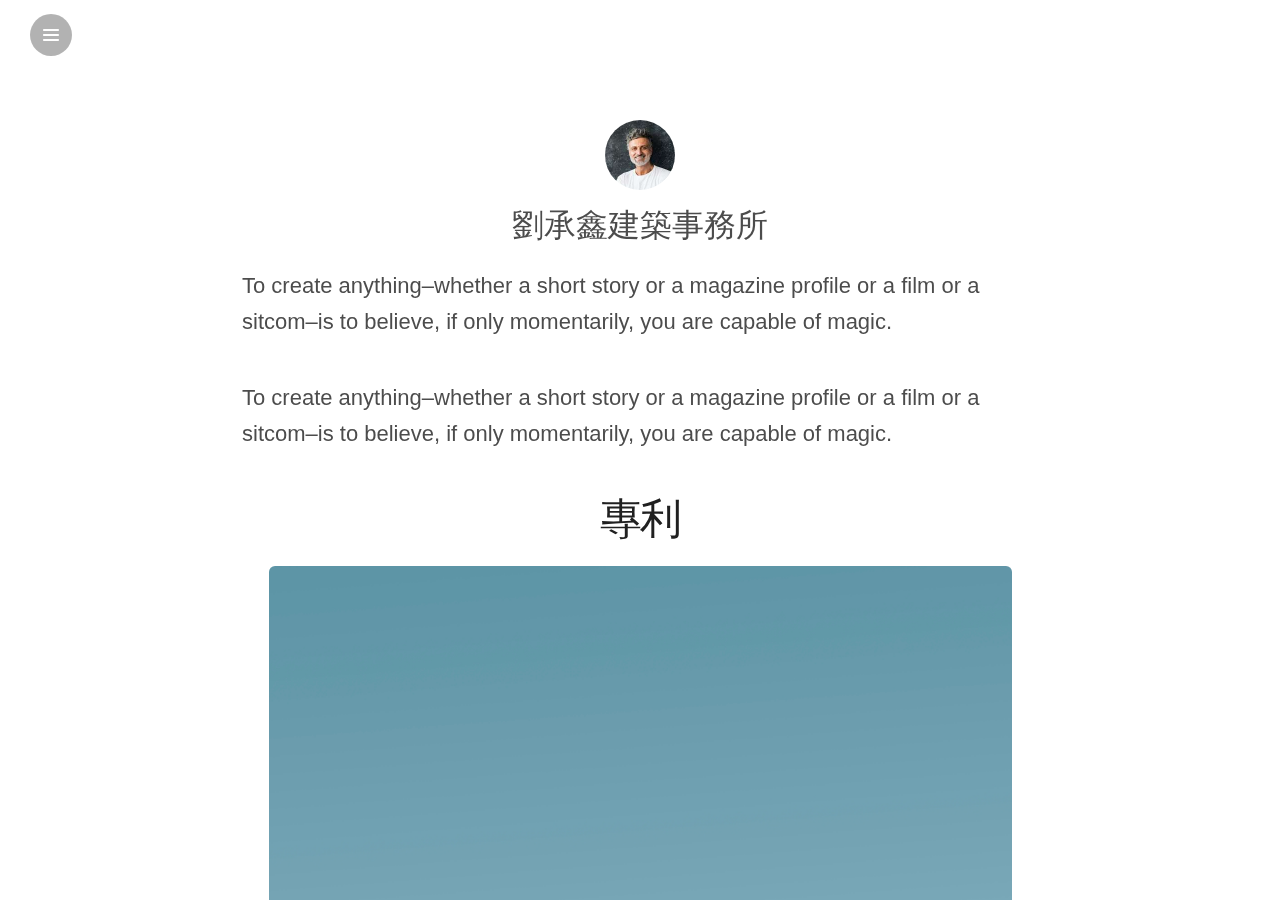
<file: company.html>
<!DOCTYPE html>
<html lang="zh-Hant-TW">
<head>
  <meta charset="utf-8" />
  <meta name="viewport" content="width=device-width, initial-scale=1" />

  <!-- jQuery 3.3.1 -->
  <script src="https://ajax.googleapis.com/ajax/libs/jquery/3.3.1/jquery.min.js"></script>

  <!-- Slide -->
  <!--  Compressed Styles -->
  <!-- <link href="css/slides.min.css?41331" rel="stylesheet" type="text/css"> -->
  <link href="css/slides.css?41331" rel="stylesheet" type="text/css">
  <link href="css/custom.css?41331" rel="stylesheet" type="text/css">
  <!-- Compressed Scripts -->
  <!-- <script src="js/slides.min.js?41331" type="text/javascript"></script> -->
  <script src="js/slides.js?41331" type="text/javascript"></script>
  <script src="js/plugins.js?41331" type="text/javascript"></script>

  <title>劉承鑫建築事務所 - 事務所簡介</title>
</head>
<body class="slides chain animated">
  <svg id="customSvgLibrary" xmlns="http://www.w3.org/2000/svg" style="display:none">

    <symbol id="logo" viewBox="0 0 106 31"><title>Slides Framework</title><path d="M17.413 14.04c-.56-5.84-5.6-7-8.52-7-4.6 0-8.6 2.92-8.6 7.52 0 3 2.4 4.88 5.28 5.8 4.24 1.64 5.88 1.84 5.88 3.36 0 1.08-1.2 1.72-2.32 1.72-.28 0-2.24 0-2.52-2.04h-6.6c.6 5.84 5.68 7.36 9.04 7.36 4.92 0 9.04-2.88 9.04-7.76 0-4.8-4-5.92-7.76-6.96-1.76-.52-3.4-1.2-3.4-2.2 0-.6.48-1.48 1.88-1.48 1.96 0 2.04 1.2 2.08 1.68h6.52zm2.222 15.96h6.64v-29.6h-6.64v29.6zm9.662-24.56h6.64v-5.04h-6.64v5.04zm0 24.56h6.64v-22.2h-6.64v22.2zm32.782-29.6h-6.64v9.28c-.72-.72-2.6-2.64-6.52-2.64-5.64 0-11 4.28-11 11.8 0 6.68 4.4 11.88 11.12 11.88 4.48 0 6.08-2.2 6.72-3.12v2.4h6.32v-29.6zm-17.52 18.4c0-2.56 1.8-5.56 5.64-5.56 1.56 0 2.96.56 3.96 1.56 1 .96 1.64 2.32 1.64 3.92.08 1.64-.52 3.08-1.56 4.12s-2.52 1.68-4.12 1.68c-3.12 0-5.56-2.28-5.56-5.68v-.04zm42.502 2.4c.52-4.08-.32-7.64-3.12-10.64-2.08-2.2-5-3.52-8.4-3.52-6.76 0-11.64 5.72-11.64 11.92 0 6.6 5.4 11.76 11.76 11.76 2.28 0 4.48-.68 6.32-2 1.88-1.28 3.44-3.2 4.52-5.68h-6.8c-.8 1.16-1.92 2.08-4.04 2.08-2.6 0-4.84-1.56-5.12-3.92h16.52zm-16.44-5.04c.16-1.04 1.52-3.52 4.96-3.52s4.8 2.48 4.96 3.52h-9.92zm34.502-2.12c-.56-5.84-5.6-7-8.52-7-4.6 0-8.6 2.92-8.6 7.52 0 3 2.4 4.88 5.28 5.8 4.24 1.64 5.88 1.84 5.88 3.36 0 1.08-1.2 1.72-2.32 1.72-.28 0-2.24 0-2.52-2.04h-6.6c.6 5.84 5.68 7.36 9.04 7.36 4.92 0 9.04-2.88 9.04-7.76 0-4.8-4-5.92-7.76-6.96-1.76-.52-3.4-1.2-3.4-2.2 0-.6.48-1.48 1.88-1.48 1.96 0 2.04 1.2 2.08 1.68h6.52z"/></symbol>
    
    <symbol id="close" viewBox="0 0 30 30"><path d="M15 0c-8.3 0-15 6.7-15 15s6.7 15 15 15 15-6.7 15-15-6.7-15-15-15zm5.7 19.3c.4.4.4 1 0 1.4-.2.2-.4.3-.7.3s-.5-.1-.7-.3l-4.3-4.3-4.3 4.3c-.2.2-.4.3-.7.3s-.5-.1-.7-.3c-.4-.4-.4-1 0-1.4l4.3-4.3-4.3-4.3c-.4-.4-.4-1 0-1.4s1-.4 1.4 0l4.3 4.3 4.3-4.3c.4-.4 1-.4 1.4 0s.4 1 0 1.4l-4.3 4.3 4.3 4.3z"/></symbol>

    <symbol id="arrow-left" viewBox="0 0 29 56"><path d="M28.7.3c.4.4.4 1 0 1.4l-26.3 26.3 26.3 26.3c.4.4.4 1 0 1.4-.4.4-1 .4-1.4 0l-27-27c-.4-.4-.4-1 0-1.4l27-27c.3-.3 1-.4 1.4 0z"/></symbol>
    
    <symbol id="arrow-right" viewBox="0 0 29 56"><path d="M.3 55.7c-.4-.4-.4-1 0-1.4l26.3-26.3-26.3-26.3c-.4-.4-.4-1 0-1.4.4-.4 1-.4 1.4 0l27 27c.4.4.4 1 0 1.4l-27 27c-.3.3-1 .4-1.4 0z"/></symbol>

    <symbol id="back" viewBox="0 0 20 20"><path d="M2.3 10.7l5 5c.4.4 1 .4 1.4 0s.4-1 0-1.4l-3.3-3.3h11.6c.6 0 1-.4 1-1s-.4-1-1-1h-11.6l3.3-3.3c.4-.4.4-1 0-1.4-.2-.2-.4-.3-.7-.3s-.5.1-.7.3l-5 5c-.2.2-.3.5-.3.7 0 .2.1.5.3.7z"/></symbol>
    
    <symbol id="menu" viewBox="0 0 18 18"><path d="M16 5h-14c-.6 0-1-.4-1-1 0-.5.4-1 1-1h14c.5 0 1 .4 1 1s-.4 1-1 1zm-14 5h14c.5 0 1-.4 1-1 0-.5-.4-1-1-1h-14c-.6 0-1 .4-1 1s.4 1 1 1zm14 3h-14c-.5 0-1 .4-1 1 0 .5.4 1 1 1h14c.5 0 1-.4 1-1s-.4-1-1-1z"/></symbol>
    
    <symbol id="share" viewBox="0 0 18 18"><path d="M16 8c-.6 0-1 .4-1 1v6h-12v-6c0-.6-.4-1-1-1s-1 .4-1 1v6c0 1.1.9 2 2 2h12c1.1 0 2-.9 2-2v-6c0-.6-.4-1-1-1zm-2.3-2.3c.4-.4.4-1 0-1.4l-4-4c-.4-.4-1-.4-1.4 0l-4 4c-.4.4-.4 1 0 1.4s1 .4 1.4 0l2.3-2.3v7.6c0 .6.4 1 1 1s1-.4 1-1v-7.6l2.3 2.3c.4.4 1 .4 1.4 0z"/></symbol>

    <symbol id="arrow-down" viewBox="0 0 24 24"><path d="M12 18c-.2 0-.5-.1-.7-.3l-11-10c-.4-.4-.4-1-.1-1.4.4-.4 1-.4 1.4-.1l10.4 9.4 10.3-9.4c.4-.4 1-.3 1.4.1.4.4.3 1-.1 1.4l-11 10c-.1.2-.4.3-.6.3z"/></symbol>
    
    <symbol id="arrow-up" viewBox="0 0 24 24"><path d="M11.9 5.9c.2 0 .5.1.7.3l11 10c.4.4.4 1 .1 1.4-.4.4-1 .4-1.4.1l-10.4-9.4-10.3 9.4c-.4.4-1 .3-1.4-.1-.4-.4-.3-1 .1-1.4l11-10c.1-.2.4-.3.6-.3z"/></symbol>
    
    <symbol id="arrow-top" viewBox="0 0 18 18"><path d="M15.7 7.3l-6-6c-.4-.4-1-.4-1.4 0l-6 6c-.4.4-.4 1 0 1.4.4.4 1 .4 1.4 0l4.3-4.3v11.6c0 .6.4 1 1 1s1-.4 1-1v-11.6l4.3 4.3c.2.2.4.3.7.3s.5-.1.7-.3c.4-.4.4-1 0-1.4z"/></symbol>
    
    <symbol id="play" viewBox="0 0 30 30"><path d="M7 30v-30l22 15z"/></symbol>
    
    <symbol id="chat" viewBox="0 0 18 18"><path d="M5,17c-0.2,0-0.3,0-0.4-0.1C4.2,16.7,4,16.4,4,16v-2H2c-1.1,0-2-0.9-2-2V3c0-1.1,0.9-2,2-2h14c1.1,0,2,0.9,2,2v9 c0,1.1-0.9,2-2,2H9.3l-3.7,2.8C5.4,16.9,5.2,17,5,17z M2,12h3.5C5.8,12,6,12.2,6,12.5V14l2.4-1.8C8.6,12.1,8.8,12,9,12h7V3H2V12z M13,7H5C4.4,7,4,6.6,4,6s0.4-1,1-1h8c0.6,0,1,0.4,1,1S13.6,7,13,7z M13,10H5c-0.6,0-1-0.4-1-1s0.4-1,1-1h8c0.6,0,1,0.4,1,1 S13.6,10,13,10z"/></symbol>

    <symbol id="mail" viewBox="0 0 18 18"><path d="M16 2h-14c-1.1 0-2 .9-2 2v10c0 1.1.9 2 2 2h14c1.1 0 2-.9 2-2v-10c0-1.1-.9-2-2-2zm0 2v.5l-7 4.3-7-4.4v-.4h14zm-14 10v-7.2l6.5 4c.1.1.3.2.5.2s.4-.1.5-.2l6.5-4v7.2h-14z"/></symbol>

    <symbol id="sound-on" viewBox="0 0 18 18"><path d="M8.5,0.1C8.1-0.1,7.7,0,7.4,0.2L3.7,3H2C0.9,3,0,3.9,0,5v6c0,1.1,0.9,2,2,2h1.7l3.7,2.8C7.6,15.9,7.8,16,8,16 c0.2,0,0.3,0,0.4-0.1C8.8,15.7,9,15.4,9,15V1C9,0.6,8.8,0.3,8.5,0.1z M7,13l-2.4-1.8C4.4,11.1,4.2,11,4,11l-2,0l0-6h2 c0.2,0,0.4-0.1,0.6-0.2L7,3V13z M11.7,9.9l0.7,1.9C13.9,11.2,15,9.7,15,8c0-1.7-1.1-3.2-2.7-3.8l-0.7,1.9C12.5,6.4,13,7.2,13,8C13,8.9,12.5,9.6,11.7,9.9z M12.2,1.1l-0.3,2C14.3,3.5,16,5.6,16,8s-1.8,4.5-4.2,4.9l0.3,2C15.6,14.3,18,11.4,18,8C18,4.6,15.6,1.7,12.2,1.1z"/></symbol>
    
    <symbol id="sound-off" viewBox="0 0 18 18"><path d="M15.9,8l1.8-1.8c0.4-0.4,0.4-1,0-1.4s-1-0.4-1.4,0l-1.8,1.8l-1.8-1.8c-0.4-0.4-1-0.4-1.4,0s-0.4,1,0,1.4L13.1,8l-1.8,1.8 c-0.4,0.4-0.4,1,0,1.4c0.2,0.2,0.5,0.3,0.7,0.3s0.5-0.1,0.7-0.3l1.8-1.8l1.8,1.8c0.2,0.2,0.5,0.3,0.7,0.3s0.5-0.1,0.7-0.3 c0.4-0.4,0.4-1,0-1.4L15.9,8z M8.5,0.1C8.1-0.1,7.7,0,7.4,0.2L3.7,3H2C0.9,3,0,3.9,0,5v6c0,1.1,0.9,2,2,2h1.7l3.7,2.8C7.6,15.9,7.8,16,8,16 c0.2,0,0.3,0,0.4-0.1C8.8,15.7,9,15.4,9,15V1C9,0.6,8.8,0.3,8.5,0.1z M7,13l-2.4-1.8C4.4,11.1,4.2,11,4,11l-2,0l0-6h2 c0.2,0,0.4-0.1,0.6-0.2L7,3V13z"/></symbol>
    
    <!-- social -->
    <symbol id="apple" viewBox="-1 1 24 24"><path d="M17.6 13.8c0-3 2.5-4.5 2.6-4.6-1.4-2.1-3.6-2.3-4.4-2.4-1.9-.2-3.6 1.1-4.6 1.1-.9 0-2.4-1.1-4-1-2 0-3.9 1.2-5 3-2.1 3.7-.5 9.1 1.5 12.1 1 1.5 2.2 3.1 3.8 3 1.5-.1 2.1-1 3.9-1s2.4 1 4 1 2.7-1.5 3.7-2.9c1.2-1.7 1.6-3.3 1.7-3.4-.1-.1-3.2-1.3-3.2-4.9zm-3.1-9c.8-1 1.4-2.4 1.2-3.8-1.2 0-2.7.8-3.5 1.8-.8.9-1.5 2.3-1.3 3.7 1.4.1 2.8-.7 3.6-1.7z"/></symbol>

    <symbol id="dribbble" viewBox="0 0 24 24"><path d="M12 0c-6.7 0-12 5.3-12 12s5.3 12 12 12 12-5.3 12-12-5.3-12-12-12zm7.9 5.7c1.3 1.7 2.1 3.9 2.3 6.1-.4-.1-2.4-.4-4.7-.4-.8 0-1.5 0-2.3.1 0-.1-.1-.3-.3-.5l-.7-1.5c3.7-1.4 5.3-3.4 5.7-3.8zm-7.9-3.8c2.5 0 4.9.9 6.7 2.5-.3.4-1.9 2.3-5.2 3.6-1.6-2.9-3.3-5.3-3.7-5.9.6-.1 1.4-.2 2.2-.2zm-4.4 1c.4.6 2.1 3 3.7 5.8-4.4 1.2-8.2 1.2-9.2 1.2h-.1c.8-3.1 2.9-5.6 5.6-7zm-5.7 9.1v-.3h.3c1.2 0 5.6-.1 10.1-1.5l.8 1.6c-.1 0-.3 0-.4.1-5.1 1.6-7.9 6-8.3 6.7-1.6-1.7-2.5-4.1-2.5-6.6zm10.1 10.1c-2.3 0-4.4-.8-6.1-2.1.3-.5 2.4-4.4 7.9-6.3 1.3 3.6 2 6.7 2.1 7.6-1.2.6-2.6.8-3.9.8zm5.7-1.8c-.1-.8-.7-3.6-2-7.1.7-.1 1.3-.1 2-.1 2.1 0 3.7.4 4.1.5-.3 2.8-1.8 5.2-4.1 6.7z"/></symbol>

    <symbol id="facebook" viewBox="0 0 24 24"><path d="M24 1.3v21.3c0 .7-.6 1.3-1.3 1.3h-6.1v-9.3h3.1l.5-3.6h-3.6v-2.2c0-1.1.3-1.8 1.8-1.8h1.9v-3.2c-.3 0-1.5-.1-2.8-.1-2.8 0-4.7 1.7-4.7 4.8v2.7h-3.1v3.6h3.1v9.2h-11.5c-.7 0-1.3-.6-1.3-1.3v-21.4c0-.7.6-1.3 1.3-1.3h21.3c.8 0 1.4.6 1.4 1.3z"/></symbol>

    <symbol id="facebook2" viewBox="0 0 512 512"><path d="M288 176v-64c0-17.664 14.336-32 32-32h32v-80h-64c-53.024 0-96 42.976-96 96v80h-64v80h64v256h96v-256h64l32-80h-96z"/></symbol>
    
    <symbol id="fb-like" viewBox="0 0 20 20"><path d="M0 8v12h5v-12h-5zm2.5 10.8c-.4 0-.8-.3-.8-.8 0-.4.3-.8.8-.8s.8.3.8.8c0 .4-.4.8-.8.8zm3.5-.8h9.5c1.1 0 1.7-1 1.7-1.7 0-.3-.4-1-.4-1 1.4-.3 1.7-1.2 1.7-1.7-.1-.5-.3-.9-.5-1 1-.4 1.5-1.1 1.4-1.9-.1-.8-1-1.5-1-1.5 1-.6.9-1.5.9-1.5-.3-1.3-1.5-1.7-1.7-1.7h-5.6s.3-.5.3-2.4-1.3-3.6-2.6-3.6c0 0-.7.1-1 .3v3.5l-2.7 4.4v9.8z"/></symbol>
    
    <symbol id="googlePlus" viewBox="0 1 24 24"><path d="M7.8 13.5h4.6c-.6 2-2.5 3.4-4.6 3.4-2.7 0-4.9-2.2-4.9-4.9s2.2-4.9 4.9-4.9c1.1 0 2.1.3 3 1l1.8-2.4c-1.4-1.1-3-1.6-4.8-1.6-4.3 0-7.9 3.5-7.9 7.9s3.5 7.9 7.9 7.9 7.9-3.5 7.9-7.9v-1.5h-7.9v3zM21.7 11v-2.2h-2v2.2h-2.2v2h2.2v2.2h2v-2.2h2.2v-2z"/></symbol>
    
    <symbol id="instagram" viewBox="0 0 20 20"><circle cx="10" cy="10" r="3.3"/><path d="M13,0H7C2.2,0,0,2.2,0,7v6c0,4.8,2.1,7,7,7h6c4.8,0,7-2.2,7-7V7C20,2.2,17.9,0,13,0z M10,15.1c-2.8,0-5.1-2.3-5.1-5.1 S7.2,4.9,10,4.9s5.1,2.3,5.1,5.1S12.8,15.1,10,15.1z M15.3,5.9c-0.7,0-1.2-0.5-1.2-1.2c0-0.7,0.5-1.2,1.2-1.2s1.2,0.5,1.2,1.2 C16.5,5.3,16,5.9,15.3,5.9z"/></symbol>

    <symbol id="behance" viewBox="0 0 511.958 511.958"><path d="M210.624 240.619c10.624-5.344 18.656-11.296 24.16-17.728 9.792-11.584 14.624-26.944 14.624-45.984 0-18.528-4.832-34.368-14.496-47.648-16.128-21.632-43.424-32.704-82.016-33.28h-152.896v312.096h142.56c16.064 0 30.944-1.376 44.704-4.192 13.76-2.848 25.664-8.064 35.744-15.68 8.96-6.624 16.448-14.848 22.4-24.544 9.408-14.656 14.112-31.264 14.112-49.76 0-17.92-4.128-33.184-12.32-45.728-8.288-12.544-20.448-21.728-36.576-27.552zm-147.552-90.432h68.864c15.136 0 27.616 1.632 37.408 4.864 11.328 4.704 16.992 14.272 16.992 28.864 0 13.088-4.32 22.24-12.864 27.392-8.608 5.152-19.776 7.744-33.472 7.744h-76.928v-68.864zm108.896 198.24c-7.616 3.68-18.336 5.504-32.064 5.504h-76.832v-83.232h77.888c13.568.096 24.128 1.888 31.68 5.248 13.44 6.08 20.128 17.216 20.128 33.504 0 19.2-6.912 32.128-20.8 38.976zM327.168 110.539h135.584v38.848h-135.584zM509.856 263.851c-2.816-18.08-9.024-33.984-18.688-47.712-10.592-15.552-24.032-26.944-40.384-34.144-16.288-7.232-34.624-10.848-55.04-10.816-34.272 0-62.112 10.72-83.648 32-21.472 21.344-32.224 52.032-32.224 92.032 0 42.656 11.872 73.472 35.744 92.384 23.776 18.944 51.232 28.384 82.4 28.384 37.728 0 67.072-11.232 88.032-33.632 13.408-14.144 20.992-28.064 22.656-41.728h-62.464c-3.616 6.752-7.808 12.032-12.608 15.872-8.704 7.04-20.032 10.56-33.92 10.56-13.216 0-24.416-2.912-33.76-8.704-15.424-9.28-23.488-25.536-24.512-48.672h170.464c.256-19.936-.384-35.264-2.048-45.824zm-166.88 5.984c2.24-15.008 7.68-26.912 16.32-35.712 8.64-8.768 20.864-13.184 36.512-13.216 14.432 0 26.496 4.128 36.32 12.416 9.696 8.352 15.168 20.48 16.288 36.512h-105.44z"/></symbol>
    
    <symbol id="linkedin" viewBox="0 0 24 24"><path d="M5.9 21.9h-4.7v-14.2h4.7v14.2zm-2.3-16.1c-1.6 0-2.6-1.1-2.6-2.5s1-2.5 2.7-2.5c1.6 0 2.6 1 2.6 2.5-.1 1.4-1.2 2.5-2.7 2.5zm19.2 16.1h-4.7v-7.6c0-2-.7-3.3-2.3-3.3-1.3 0-2.1.9-2.5 1.7-.1.3-.1.8-.1 1.2v7.9h-4.7v-14.1h4.7v2c.7-.9 1.7-2.3 4.3-2.3 3.1 0 5.5 2.1 5.5 6.4v8.2h-.2z"/></symbol>

    <symbol id="medium" viewBox="0 0 130.8 104"><path d="M15.5 21.2c.2-1.6-.5-3.2-1.7-4.3l-12.1-14.7v-2.2h38l29.3 64.4 25.8-64.4h36.2v2.2l-10.5 10c-.9.7-1.3 1.8-1.2 2.9v73.7c0 1.1.3 2.2 1.2 2.9l10.2 10v2.2h-51.3v-2.2l10.6-10.2c1-1 1-1.3 1-2.9v-59.6l-29.4 74.7h-4l-34.2-74.7v50.3c0 2.2.4 4.2 1.9 5.7l13.7 16.8v2.2h-39v-2.2l13.8-16.7c1.5-1.5 1.8-3.3 1.8-5.7l-.1-58.2z"/></symbol>
    
    <symbol id="pinterest" viewBox="0 0 24 24"><path d="M5.9 13.9c1.2-2-.4-2.5-.6-4-1-6.1 7.1-10.2 11.4-6 2.9 2.9 1 12-3.7 11-4.6-.9 2.2-8.1-1.4-9.5-3-1.1-4.6 3.6-3.2 5.9-.8 4-2.5 7.7-1.8 12.7 2.3-1.7 3.1-4.8 3.7-8.1 1.2.7 1.8 1.4 3.3 1.5 5.5.4 8.6-5.4 7.8-10.7-.7-4.7-5.5-7.1-10.6-6.6-4.1.4-8.1 3.7-8.3 8.3-.1 2.8.7 4.9 3.4 5.5z"/></symbol>
    
    <symbol id="stumbleupon" viewBox="0 0 24 24"><path d="M13.3 9.6l1.6.8 2.5-.8v-1.4c0-3-2.4-5.4-5.4-5.4s-5.4 2.4-5.4 5.4v7.5c0 .7-.6 1.3-1.3 1.3s-1.3-.6-1.3-1.3v-3.2h-4v3.2c0 3 2.4 5.4 5.4 5.4s5.4-2.4 5.4-5.4v-7.5c0-.7.6-1.3 1.3-1.3s1.3.6 1.3 1.3l-.1 1.4zm6.6 2.9v3.2c0 .7-.6 1.3-1.3 1.3s-1.3-.6-1.3-1.3v-3.2l-2.5.8-1.6-.8v3.2c0 3 2.4 5.4 5.4 5.4s5.4-2.4 5.4-5.4v-3.2h-4.1z"/></symbol>
    
    <symbol id="twitter" viewBox="0 1 24 23"><path d="M21.5 7.6v.6c0 6.6-5 14.1-14 14.1-2.8 0-5.4-.8-7.6-2.2l1.2.1c2.3 0 4.4-.8 6.1-2.1-2.2 0-4-1.5-4.6-3.4.3.1.6.1.9.1.5 0 .9-.1 1.3-.2-2.1-.6-3.8-2.6-3.8-5 .7.4 1.4.6 2.2.6-1.3-.9-2.2-2.4-2.2-4.1 0-.9.2-1.8.7-2.5 2.4 3 6.1 5 10.2 5.2-.1-.4-.1-.7-.1-1.1 0-2.7 2.2-5 4.9-5 1.4 0 2.7.6 3.6 1.6 1-.3 2.1-.7 3-1.3-.4 1.2-1.1 2.1-2.2 2.7 1-.1 1.9-.4 2.8-.8-.6 1.1-1.4 2-2.4 2.7z"/></symbol>
    
    <symbol id="tumblr" viewBox="0 0 23 23"><path d="M12.573 4.94v-4.94h-3.188c-.072.183-.11.4-.11.622-.034.107-.072.184-.072.293-.328 1.829-1.28 3.11-2.892 3.807-.476.218-.914.253-1.39.218v3.987h2.342c.039 5.603.039 8.493.039 8.64v.332c.294 2.449 1.573 3.914 3.843 4.463.914.257 1.901.366 2.892.366 1.279-.036 2.525-.256 3.771-.659v-4.685c-.731.22-1.395.402-1.977.583-1.135.333-2.087.113-2.857-.619-.073-.11-.183-.257-.221-.403-.106-.586-.178-1.206-.178-1.795v-6.222h5.083v-3.988h-5.085z"/></symbol>

    <symbol id="xing" viewBox="0 0 24 24"><path d="M3.647 4.74c-.208 0-.384.073-.472.216-.091.148-.077.338.02.531l2.34 4.051v.02l-3.678 6.49c-.096.191-.091.383 0 .531.088.142.244.236.452.236h3.461c.518 0 .767-.349.944-.669l3.737-6.608-2.38-4.15c-.172-.307-.433-.649-.964-.649h-3.46zm14.542-4.74c-.517 0-.741.326-.927.659l-7.702 13.658 4.918 9.023c.172.307.437.659.967.659h3.457c.208 0 .371-.079.459-.221.092-.148.09-.343-.007-.535l-4.88-8.915v-.023l7.664-13.551c.096-.191.098-.386.007-.534-.088-.142-.252-.221-.46-.221h-3.496z"/></symbol>

    <symbol id="whatsapp" viewBox="0 0 512 512"><path d="M256.064 0h-.128c-141.152 0-255.936 114.816-255.936 256 0 56 18.048 107.904 48.736 150.048l-31.904 95.104 98.4-31.456c40.48 26.816 88.768 42.304 140.832 42.304 141.152 0 255.936-114.848 255.936-256s-114.784-256-255.936-256zm148.96 361.504c-6.176 17.44-30.688 31.904-50.24 36.128-13.376 2.848-30.848 5.12-89.664-19.264-75.232-31.168-123.68-107.616-127.456-112.576-3.616-4.96-30.4-40.48-30.4-77.216s18.656-54.624 26.176-62.304c6.176-6.304 16.384-9.184 26.176-9.184 3.168 0 6.016.16 8.576.288 7.52.32 11.296.768 16.256 12.64 6.176 14.88 21.216 51.616 23.008 55.392 1.824 3.776 3.648 8.896 1.088 13.856-2.4 5.12-4.512 7.392-8.288 11.744-3.776 4.352-7.36 7.68-11.136 12.352-3.456 4.064-7.36 8.416-3.008 15.936 4.352 7.36 19.392 31.904 41.536 51.616 28.576 25.44 51.744 33.568 60.032 37.024 6.176 2.56 13.536 1.952 18.048-2.848 5.728-6.176 12.8-16.416 20-26.496 5.12-7.232 11.584-8.128 18.368-5.568 6.912 2.4 43.488 20.48 51.008 24.224 7.52 3.776 12.48 5.568 14.304 8.736 1.792 3.168 1.792 18.048-4.384 35.52z"/></symbol>
    
    <symbol id="youtube" viewBox="0 0 24 24"><path d="M23.6 6.3c-.3-1.2-1.4-2.2-2.6-2.3-3-.3-6-.3-9-.3s-6 0-9 .3c-1.2.1-2.3 1.1-2.6 2.3-.4 1.8-.4 3.8-.4 5.7 0 1.9 0 3.9.4 5.7.3 1.2 1.4 2.2 2.6 2.3 3 .3 6 .3 9 .3s6 0 9-.3c1.3-.1 2.3-1.1 2.6-2.4.4-1.7.4-3.7.4-5.6 0-1.9 0-3.9-.4-5.7zm-14.1 9v-6.6l6.5 3.3-6.5 3.3z"/></symbol>

  </svg>

  <!-- Navigation -->
  <!-- <nav class="side pole">
      <div class="navigation">
          <ul></ul>
      </div>
  </nav> -->

  <!-- <nav class="panel top">
    <div class="sections desktop">
      <div class="left"><a href="#" title="Slides Framework"><svg style="width:82px;height:24px"><use xmlns:xlink="http://www.w3.org/1999/xlink" xlink:href="#logo"></use></svg></a></div>
      <div class="right">
        <ul class="menu">
          <li><a href="#">Tour</a></li>
          <li><a href="#">Upgrade</a></li>
          <li><a href="#">Help</a></li>
          <li><a href="#">Explore</a></li>
        </ul>
        <a class="button blue rounded small" href="#">Profile</a> 
      </div>
    </div>
    <div class="sections compact hidden">
      <div class="left"><a href="#" title="Slides Framework"><svg style="width:82px;height:24px"><use xmlns:xlink="http://www.w3.org/1999/xlink" xlink:href="#logo"></use></svg></a></div>
      <div class="right"><span class="button actionButton sidebarTrigger" data-sidebar-id="1"><svg><use xmlns:xlink="http://www.w3.org/1999/xlink" xlink:href="#menu"></use></svg></span></div>
    </div>
  </nav> -->

  <nav class="panel top">
    <div class="sections">
      <div class="left"><span class="button actionButton sidebarTrigger" data-sidebar-id="1"><svg><use xmlns:xlink="http://www.w3.org/1999/xlink" xlink:href="#menu"></use></svg></span></div>
    </div>
  </nav>

  <!-- Sidebar -->
  <div class='grid'>
    <nav class="sidebar white left col-12-12" data-sidebar-id="1">
      <div class="close"><svg><use xmlns:xlink="http://www.w3.org/1999/xlink" xlink:href="#close"></use></svg></div>
      <div class="content">
        <a href="index.html" class="logo"><svg width="100" height="30"><use xmlns:xlink="http://www.w3.org/1999/xlink" xlink:href="#logo"></use></svg></a>
        <ul class="mainMenu margin-top-3 big">
          <li><a href="journal.html">日誌</a></li>
          <li><a href="product.html">作品</a></li>
          <li><a href="company.html">事務所簡介</a></li>
        </ul>
        <ul class="social opacity-8">
          <li><a href="https://www.facebook.com/chenghsinliu0930"><svg><use xmlns:xlink="http://www.w3.org/1999/xlink" xlink:href="#facebook"></use></svg></a></li>
          <!-- <li><a href="#"><svg><use xmlns:xlink="http://www.w3.org/1999/xlink" xlink:href="#twitter"></use></svg></a></li> -->
          <!-- <li><a href="#"><svg><use xmlns:xlink="http://www.w3.org/1999/xlink" xlink:href="#instagram"></use></svg></a></li> -->
        </ul>
      </div>
    </nav>
  </div>

  <section class="slide fade-6 kenBurns whiteSlide">
    <div class="content">
      <div class="container">
        <div class="wrap">
          <!-- <div> -->
            <!-- 照片+簡介 -->
            <div class="fix-9-12 toCenter">
              <img class="round margin-bottom-1 ae-1 fromCenter" src="assets/img/avatar-36.jpg" alt="Avatar" width="70" data-action="zoom"/>
              <p class="ae-2 large margin-bottom-2"><span class="opacity-8">劉承鑫建築事務所</span></p>
              <!-- <h1 class="smaller ae-3 margin-bottom-2">劉承鑫建築事務所</h1> -->
                <div class="padding-left-2 padding-right-2">
                  <p class="ae-4 left margin-bottom-4"><span class="opacity-8">To create anything–whether a short story or a magazine profile or a film or a sitcom–is to believe, if only momentarily, you are capable of&nbsp;magic.</span></p>
                  <p class="ae-4 left margin-bottom-4"><span class="opacity-8">To create anything–whether a short story or a magazine profile or a film or a sitcom–is to believe, if only momentarily, you are capable of&nbsp;magic.</span></p>
                </div>
            </div>

            <!-- 專利 -->
            <div class="fix-8-12 noSelect">
              <div class="relative ae-5">
                <h1 class="ae-5 fronLeft">專利</h1>
                <!-- <ul class="slider clickable animated margin-bottom-2 fadeIn masonry fixedSpaces ae-3 controller popupTrigger" data-slider-id="75-1" data-slider-id="75-1">
                  <li class="selected"><img src="assets/img/iphone-82-1.png"  class="wide rounded" alt="Image"/></li>
                </ul> -->
                <ul class=" masonry fixedSpaces ae-3 controller popupTrigger" data-popup-id="75-1" data-slider-id="75-1">
                  <li class="col-3-12 col-tablet-1-3 col-phablet-1-2 col-phone-1-1 ae-3 fadeIn">
                    <img src="assets/img/simone-hutsch-jbyLu_fh5fY-unsplash.jpg" class="wide rounded margin-bottom-1" alt="Image"/>
                  </li>
                </ul>

              </div>
              <div class="col-7-12 margin-top-2">
                <div class="light left ae-6 fromRight padding-left-2 padding-right-2">
                  <p class="opacity-8">建築物（層狀材料，層狀製品一般見B32B）</p>
                </div>
              </div>
            </div>

              <!-- 合作夥伴 -->
            <div class="fix-12-12 toCenter margin-top-5">
              <h1 class="smaller margin-bottom-3 ae-1">合作夥伴</h1>
              <ul class="flex fixedSpaces later">
                <li class="col-3-12 ae-3 fromCenter">
                  <img class="round margin-bottom-3 margin-top-5" src="assets/img/avatar-26.jpg" height="128" alt="沈淑惠"/>
                  <div class="fix-3-12">
                    <h4 class="smallest margin-bottom-1">沈淑惠</h4>
                    <p class="left"><span class="opacity-8">It&rsquo;s very easy to be different, but very difficult to be better.</span></p>
                  </div>
                  <div class="fix-3-12 equalElement">
                    <ul class="social-circles">
                      <li><a class="social-mail" href="mailto:#"><svg><use xmlns:xlink="http://www.w3.org/1999/xlink" xlink:href="#mail"></use></svg></a></li>
                      <li><a class="social-facebook" href="#"><svg><use xmlns:xlink="http://www.w3.org/1999/xlink" xlink:href="#facebook2"></use></svg></a></li>
                      <li><a class="social-instagram" href="#"><svg><use xmlns:xlink="http://www.w3.org/1999/xlink" xlink:href="#instagram"></use></svg></a></li>
                      <li><a class="social-twitter" href="#"><svg><use xmlns:xlink="http://www.w3.org/1999/xlink" xlink:href="#twitter"></use></svg></a></li>
                      <li><a class="social-googlePlus" href="#"><svg><use xmlns:xlink="http://www.w3.org/1999/xlink" xlink:href="#googlePlus"></use></svg></a></li>
                    </ul>
                  </div>
                </li>
                <li class="col-3-12 ae-4 fromCenter">
                  <img class="round margin-bottom-3 margin-top-5" src="assets/img/avatar-31.jpg" height="128" alt="陳鈺雅"/>
                  <div class="fix-3-12">
                    <h4 class="smallest margin-bottom-1">陳鈺雅</h4>
                    <p class="left"><span class="opacity-8">Space and light and order. Those are the things that men.</span></p>
                  </div>
                  <div class="fix-3-12 equalElement">
                    <ul class="social-circles">
                      <li><a class="social-mail" href="mailto:#"><svg><use xmlns:xlink="http://www.w3.org/1999/xlink" xlink:href="#mail"></use></svg></a></li>
                      <li><a class="social-facebook" href="#"><svg><use xmlns:xlink="http://www.w3.org/1999/xlink" xlink:href="#facebook2"></use></svg></a></li>
                      <li><a class="social-instagram" href="#"><svg><use xmlns:xlink="http://www.w3.org/1999/xlink" xlink:href="#instagram"></use></svg></a></li>
                      <li><a class="social-twitter" href="#"><svg><use xmlns:xlink="http://www.w3.org/1999/xlink" xlink:href="#twitter"></use></svg></a></li>
                      <li><a class="social-googlePlus" href="#"><svg><use xmlns:xlink="http://www.w3.org/1999/xlink" xlink:href="#googlePlus"></use></svg></a></li>
                    </ul>
                  </div>
                </li>
                <li class="col-3-12 ae-5 fromCenter">
                  <img class="round margin-bottom-3 margin-top-5" src="assets/img/avatar-39.jpg" height="128" alt="吳孝尹"/>
                  <div class="fix-3-12">
                    <h4 class="smallest margin-bottom-1">吳孝尹</h4>
                    <p class="left"><span class="opacity-8">The proper study of mankind is the science of design.</span></p>
                  </div>
                  <div class="fix-3-12 equalElement">
                    <ul class="social-circles">
                      <li><a class="social-mail" href="mailto:#"><svg><use xmlns:xlink="http://www.w3.org/1999/xlink" xlink:href="#mail"></use></svg></a></li>
                      <li><a class="social-facebook" href="#"><svg><use xmlns:xlink="http://www.w3.org/1999/xlink" xlink:href="#facebook2"></use></svg></a></li>
                      <li><a class="social-instagram" href="#"><svg><use xmlns:xlink="http://www.w3.org/1999/xlink" xlink:href="#instagram"></use></svg></a></li>
                      <li><a class="social-twitter" href="#"><svg><use xmlns:xlink="http://www.w3.org/1999/xlink" xlink:href="#twitter"></use></svg></a></li>
                      <li><a class="social-googlePlus" href="#"><svg><use xmlns:xlink="http://www.w3.org/1999/xlink" xlink:href="#googlePlus"></use></svg></a></li>
                    </ul>
                  </div>
                </li>
                <li class="col-3-12 ae-6 fromCenter">
                  <img class="round margin-bottom-3 margin-top-5" src="assets/img/avatar-48.jpg" height="128" alt="趙世傑"/>
                  <div class="fix-3-12">
                    <h4 class="smallest margin-bottom-1">趙世傑</h4>
                    <p class="left"><span class="opacity-8">The proper study of mankind is the science of design.</span></p>
                  </div>
                  <div class="fix-3-12 equalElement">
                    <ul class="social-circles">
                      <li><a class="social-mail" href="mailto:#"><svg><use xmlns:xlink="http://www.w3.org/1999/xlink" xlink:href="#mail"></use></svg></a></li>
                      <li><a class="social-facebook" href="#"><svg><use xmlns:xlink="http://www.w3.org/1999/xlink" xlink:href="#facebook2"></use></svg></a></li>
                      <li><a class="social-instagram" href="#"><svg><use xmlns:xlink="http://www.w3.org/1999/xlink" xlink:href="#instagram"></use></svg></a></li>
                      <li><a class="social-twitter" href="#"><svg><use xmlns:xlink="http://www.w3.org/1999/xlink" xlink:href="#twitter"></use></svg></a></li>
                      <li><a class="social-googlePlus" href="#"><svg><use xmlns:xlink="http://www.w3.org/1999/xlink" xlink:href="#googlePlus"></use></svg></a></li>
                    </ul>
                  </div>
                </li>
              </ul>
            </div>
          <!-- </div> -->
        </div>
      </div>
    </div>
    <!-- <div class="background" style="background-image:url(assets/img/background/img-36.jpg)"></div> -->
  </section>

  <!-- Popup Gallery -->
  <div class="popup animated" data-popup-id="75-1">
    <div class="close left"><svg><use xmlns:xlink="http://www.w3.org/1999/xlink" xlink:href="#close"></use></svg></div>
    <div class="content">
      <div class="container">
        <div class="wrap spaces">
        
          <ul class="animated ae-1 fromAbove inlineBlock clickable popupContent disableSelect" data-slider-id="75-1" style="display: inline-block;">
            <li class="selected">
              <img src="assets/img/simone-hutsch-jbyLu_fh5fY-unsplash.jpg" class="rounded" alt="Image" />
            </li>
          </ul>
          
        </div>
      </div>
    </div>
  </div>

  <!-- social link -->
  <nav class="panel bottom hideOnScroll bottomInitHide">

    <!-- <div class="sections">
      <div class="center">
          <ul class="menu crop">
            <li><a href="https://www.facebook.com/chenghsinliu0930" target="_blank"><svg><use xmlns:xlink="http://www.w3.org/1999/xlink" xlink:href="#facebook"></use></svg></a></li>
            <li><a href="http://twitter.com/designmodo" target="_blank"><svg><use xmlns:xlink="http://www.w3.org/1999/xlink" xlink:href="#twitter"></use></svg></a></li>
            <li><a href="http://instagram.com/designmodo" target="_blank"><svg><use xmlns:xlink="http://www.w3.org/1999/xlink" xlink:href="#instagram"></use></svg></a></li>
          </ul>
        </div>
      </div>
    </div> -->

    <div class="sections">
      <div class="left"></div>
      <div class="center"><a href="index.html" class="opacity-8">Available <svg style="height:21px;"><use xmlns:xlink="http://www.w3.org/1999/xlink" xlink:href="#apple"></use></svg> iPhone</a></div>
      <div class="right"><span data-dropdown-id="2" class="button actionButton dropdownTrigger"><svg><use xmlns:xlink="http://www.w3.org/1999/xlink" xlink:href="#share"></use></svg></span></div>
    </div>

  </nav>

  <!-- Share Window -->
  <div class="dropdown share bottom right" data-dropdown-id="2">
    <div class="center padding-2">
      <div class="title">Share</div>
      <a href="#">Contact us</a>
    </div>
    <ul>
      <li class="social-facebook"><svg><use xmlns:xlink="http://www.w3.org/1999/xlink" xlink:href="#fb-like"></use></svg></li>
      <li class="social-twitter"><svg><use xmlns:xlink="http://www.w3.org/1999/xlink" xlink:href="#twitter"></use></svg></li>
      <li class="social-pinterest"><svg><use xmlns:xlink="http://www.w3.org/1999/xlink" xlink:href="#pinterest"></use></svg></li>
      <li class="social-linkedin"><svg><use xmlns:xlink="http://www.w3.org/1999/xlink" xlink:href="#linkedin"></use></svg></li>
      <li class="mail" data-subject="Subject" data-body="Body">share by email</li>
    </ul>
  </div>

  <!-- Loading Progress Bar -->
  <div class="progress-bar blue"></div>

</body>
</html>
</file>
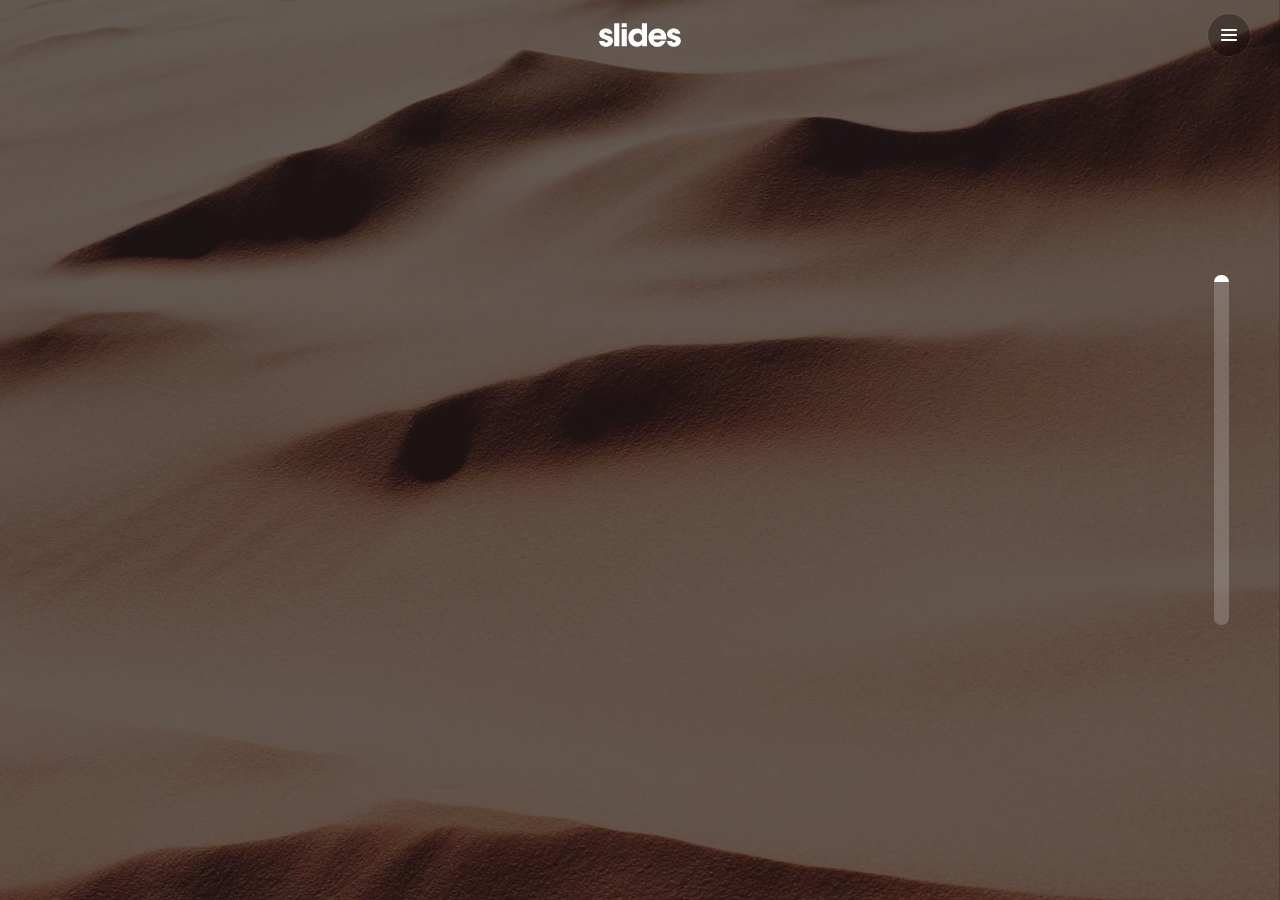
<file: demo1.html>
<!DOCTYPE html>
<html lang="en">
<head>
  <meta charset="utf-8" />
  <meta name="viewport" content="width=device-width, initial-scale=1" />

  <!-- jQuery 3.3.1 -->
  <script src="https://ajax.googleapis.com/ajax/libs/jquery/3.3.1/jquery.min.js"></script>

  <!-- Slide -->
  <!--  Compressed Styles -->
  <!-- <link href="css/slides.min.css?41331" rel="stylesheet" type="text/css"> -->
  <link href="css/slides.css?41331" rel="stylesheet" type="text/css">
  <!-- Compressed Scripts -->
  <!-- <script src="js/slides.min.js?41331" type="text/javascript"></script> -->
  <script src="js/slides.js?41331" type="text/javascript"></script>
  <script src="js/plugins.js?41331" type="text/javascript"></script>

  <title>劉承鑫建築事務所</title>
</head>
<body class="slides chain animated">
  <svg id="customSvgLibrary" xmlns="http://www.w3.org/2000/svg" style="display:none" id="customSvgLibrary">

    <symbol id="logo" viewBox="0 0 106 31"><title>Slides Framework</title><path d="M17.413 14.04c-.56-5.84-5.6-7-8.52-7-4.6 0-8.6 2.92-8.6 7.52 0 3 2.4 4.88 5.28 5.8 4.24 1.64 5.88 1.84 5.88 3.36 0 1.08-1.2 1.72-2.32 1.72-.28 0-2.24 0-2.52-2.04h-6.6c.6 5.84 5.68 7.36 9.04 7.36 4.92 0 9.04-2.88 9.04-7.76 0-4.8-4-5.92-7.76-6.96-1.76-.52-3.4-1.2-3.4-2.2 0-.6.48-1.48 1.88-1.48 1.96 0 2.04 1.2 2.08 1.68h6.52zm2.222 15.96h6.64v-29.6h-6.64v29.6zm9.662-24.56h6.64v-5.04h-6.64v5.04zm0 24.56h6.64v-22.2h-6.64v22.2zm32.782-29.6h-6.64v9.28c-.72-.72-2.6-2.64-6.52-2.64-5.64 0-11 4.28-11 11.8 0 6.68 4.4 11.88 11.12 11.88 4.48 0 6.08-2.2 6.72-3.12v2.4h6.32v-29.6zm-17.52 18.4c0-2.56 1.8-5.56 5.64-5.56 1.56 0 2.96.56 3.96 1.56 1 .96 1.64 2.32 1.64 3.92.08 1.64-.52 3.08-1.56 4.12s-2.52 1.68-4.12 1.68c-3.12 0-5.56-2.28-5.56-5.68v-.04zm42.502 2.4c.52-4.08-.32-7.64-3.12-10.64-2.08-2.2-5-3.52-8.4-3.52-6.76 0-11.64 5.72-11.64 11.92 0 6.6 5.4 11.76 11.76 11.76 2.28 0 4.48-.68 6.32-2 1.88-1.28 3.44-3.2 4.52-5.68h-6.8c-.8 1.16-1.92 2.08-4.04 2.08-2.6 0-4.84-1.56-5.12-3.92h16.52zm-16.44-5.04c.16-1.04 1.52-3.52 4.96-3.52s4.8 2.48 4.96 3.52h-9.92zm34.502-2.12c-.56-5.84-5.6-7-8.52-7-4.6 0-8.6 2.92-8.6 7.52 0 3 2.4 4.88 5.28 5.8 4.24 1.64 5.88 1.84 5.88 3.36 0 1.08-1.2 1.72-2.32 1.72-.28 0-2.24 0-2.52-2.04h-6.6c.6 5.84 5.68 7.36 9.04 7.36 4.92 0 9.04-2.88 9.04-7.76 0-4.8-4-5.92-7.76-6.96-1.76-.52-3.4-1.2-3.4-2.2 0-.6.48-1.48 1.88-1.48 1.96 0 2.04 1.2 2.08 1.68h6.52z"/></symbol>
    
    <symbol id="close" viewBox="0 0 30 30"><path d="M15 0c-8.3 0-15 6.7-15 15s6.7 15 15 15 15-6.7 15-15-6.7-15-15-15zm5.7 19.3c.4.4.4 1 0 1.4-.2.2-.4.3-.7.3s-.5-.1-.7-.3l-4.3-4.3-4.3 4.3c-.2.2-.4.3-.7.3s-.5-.1-.7-.3c-.4-.4-.4-1 0-1.4l4.3-4.3-4.3-4.3c-.4-.4-.4-1 0-1.4s1-.4 1.4 0l4.3 4.3 4.3-4.3c.4-.4 1-.4 1.4 0s.4 1 0 1.4l-4.3 4.3 4.3 4.3z"/></symbol>

    <symbol id="arrow-left" viewBox="0 0 29 56"><path d="M28.7.3c.4.4.4 1 0 1.4l-26.3 26.3 26.3 26.3c.4.4.4 1 0 1.4-.4.4-1 .4-1.4 0l-27-27c-.4-.4-.4-1 0-1.4l27-27c.3-.3 1-.4 1.4 0z"/></symbol>
    
    <symbol id="arrow-right" viewBox="0 0 29 56"><path d="M.3 55.7c-.4-.4-.4-1 0-1.4l26.3-26.3-26.3-26.3c-.4-.4-.4-1 0-1.4.4-.4 1-.4 1.4 0l27 27c.4.4.4 1 0 1.4l-27 27c-.3.3-1 .4-1.4 0z"/></symbol>

    <symbol id="back" viewBox="0 0 20 20"><path d="M2.3 10.7l5 5c.4.4 1 .4 1.4 0s.4-1 0-1.4l-3.3-3.3h11.6c.6 0 1-.4 1-1s-.4-1-1-1h-11.6l3.3-3.3c.4-.4.4-1 0-1.4-.2-.2-.4-.3-.7-.3s-.5.1-.7.3l-5 5c-.2.2-.3.5-.3.7 0 .2.1.5.3.7z"/></symbol>
    
    <symbol id="menu" viewBox="0 0 18 18"><path d="M16 5h-14c-.6 0-1-.4-1-1 0-.5.4-1 1-1h14c.5 0 1 .4 1 1s-.4 1-1 1zm-14 5h14c.5 0 1-.4 1-1 0-.5-.4-1-1-1h-14c-.6 0-1 .4-1 1s.4 1 1 1zm14 3h-14c-.5 0-1 .4-1 1 0 .5.4 1 1 1h14c.5 0 1-.4 1-1s-.4-1-1-1z"/></symbol>
    
    <symbol id="share" viewBox="0 0 18 18"><path d="M16 8c-.6 0-1 .4-1 1v6h-12v-6c0-.6-.4-1-1-1s-1 .4-1 1v6c0 1.1.9 2 2 2h12c1.1 0 2-.9 2-2v-6c0-.6-.4-1-1-1zm-2.3-2.3c.4-.4.4-1 0-1.4l-4-4c-.4-.4-1-.4-1.4 0l-4 4c-.4.4-.4 1 0 1.4s1 .4 1.4 0l2.3-2.3v7.6c0 .6.4 1 1 1s1-.4 1-1v-7.6l2.3 2.3c.4.4 1 .4 1.4 0z"/></symbol>

    <symbol id="arrow-down" viewBox="0 0 24 24"><path d="M12 18c-.2 0-.5-.1-.7-.3l-11-10c-.4-.4-.4-1-.1-1.4.4-.4 1-.4 1.4-.1l10.4 9.4 10.3-9.4c.4-.4 1-.3 1.4.1.4.4.3 1-.1 1.4l-11 10c-.1.2-.4.3-.6.3z"/></symbol>
    
    <symbol id="arrow-up" viewBox="0 0 24 24"><path d="M11.9 5.9c.2 0 .5.1.7.3l11 10c.4.4.4 1 .1 1.4-.4.4-1 .4-1.4.1l-10.4-9.4-10.3 9.4c-.4.4-1 .3-1.4-.1-.4-.4-.3-1 .1-1.4l11-10c.1-.2.4-.3.6-.3z"/></symbol>
    
    <symbol id="arrow-top" viewBox="0 0 18 18"><path d="M15.7 7.3l-6-6c-.4-.4-1-.4-1.4 0l-6 6c-.4.4-.4 1 0 1.4.4.4 1 .4 1.4 0l4.3-4.3v11.6c0 .6.4 1 1 1s1-.4 1-1v-11.6l4.3 4.3c.2.2.4.3.7.3s.5-.1.7-.3c.4-.4.4-1 0-1.4z"/></symbol>
    
    <symbol id="play" viewBox="0 0 30 30"><path d="M7 30v-30l22 15z"/></symbol>
    
    <symbol id="chat" viewBox="0 0 18 18"><path d="M5,17c-0.2,0-0.3,0-0.4-0.1C4.2,16.7,4,16.4,4,16v-2H2c-1.1,0-2-0.9-2-2V3c0-1.1,0.9-2,2-2h14c1.1,0,2,0.9,2,2v9 c0,1.1-0.9,2-2,2H9.3l-3.7,2.8C5.4,16.9,5.2,17,5,17z M2,12h3.5C5.8,12,6,12.2,6,12.5V14l2.4-1.8C8.6,12.1,8.8,12,9,12h7V3H2V12z M13,7H5C4.4,7,4,6.6,4,6s0.4-1,1-1h8c0.6,0,1,0.4,1,1S13.6,7,13,7z M13,10H5c-0.6,0-1-0.4-1-1s0.4-1,1-1h8c0.6,0,1,0.4,1,1 S13.6,10,13,10z"/></symbol>

    <symbol id="mail" viewBox="0 0 18 18"><path d="M16 2h-14c-1.1 0-2 .9-2 2v10c0 1.1.9 2 2 2h14c1.1 0 2-.9 2-2v-10c0-1.1-.9-2-2-2zm0 2v.5l-7 4.3-7-4.4v-.4h14zm-14 10v-7.2l6.5 4c.1.1.3.2.5.2s.4-.1.5-.2l6.5-4v7.2h-14z"/></symbol>

    <symbol id="sound-on" viewBox="0 0 18 18"><path d="M8.5,0.1C8.1-0.1,7.7,0,7.4,0.2L3.7,3H2C0.9,3,0,3.9,0,5v6c0,1.1,0.9,2,2,2h1.7l3.7,2.8C7.6,15.9,7.8,16,8,16 c0.2,0,0.3,0,0.4-0.1C8.8,15.7,9,15.4,9,15V1C9,0.6,8.8,0.3,8.5,0.1z M7,13l-2.4-1.8C4.4,11.1,4.2,11,4,11l-2,0l0-6h2 c0.2,0,0.4-0.1,0.6-0.2L7,3V13z M11.7,9.9l0.7,1.9C13.9,11.2,15,9.7,15,8c0-1.7-1.1-3.2-2.7-3.8l-0.7,1.9C12.5,6.4,13,7.2,13,8C13,8.9,12.5,9.6,11.7,9.9z M12.2,1.1l-0.3,2C14.3,3.5,16,5.6,16,8s-1.8,4.5-4.2,4.9l0.3,2C15.6,14.3,18,11.4,18,8C18,4.6,15.6,1.7,12.2,1.1z"/></symbol>
    
    <symbol id="sound-off" viewBox="0 0 18 18"><path d="M15.9,8l1.8-1.8c0.4-0.4,0.4-1,0-1.4s-1-0.4-1.4,0l-1.8,1.8l-1.8-1.8c-0.4-0.4-1-0.4-1.4,0s-0.4,1,0,1.4L13.1,8l-1.8,1.8 c-0.4,0.4-0.4,1,0,1.4c0.2,0.2,0.5,0.3,0.7,0.3s0.5-0.1,0.7-0.3l1.8-1.8l1.8,1.8c0.2,0.2,0.5,0.3,0.7,0.3s0.5-0.1,0.7-0.3 c0.4-0.4,0.4-1,0-1.4L15.9,8z M8.5,0.1C8.1-0.1,7.7,0,7.4,0.2L3.7,3H2C0.9,3,0,3.9,0,5v6c0,1.1,0.9,2,2,2h1.7l3.7,2.8C7.6,15.9,7.8,16,8,16 c0.2,0,0.3,0,0.4-0.1C8.8,15.7,9,15.4,9,15V1C9,0.6,8.8,0.3,8.5,0.1z M7,13l-2.4-1.8C4.4,11.1,4.2,11,4,11l-2,0l0-6h2 c0.2,0,0.4-0.1,0.6-0.2L7,3V13z"/></symbol>
    
    <!-- social -->
    <symbol id="apple" viewBox="-1 1 24 24"><path d="M17.6 13.8c0-3 2.5-4.5 2.6-4.6-1.4-2.1-3.6-2.3-4.4-2.4-1.9-.2-3.6 1.1-4.6 1.1-.9 0-2.4-1.1-4-1-2 0-3.9 1.2-5 3-2.1 3.7-.5 9.1 1.5 12.1 1 1.5 2.2 3.1 3.8 3 1.5-.1 2.1-1 3.9-1s2.4 1 4 1 2.7-1.5 3.7-2.9c1.2-1.7 1.6-3.3 1.7-3.4-.1-.1-3.2-1.3-3.2-4.9zm-3.1-9c.8-1 1.4-2.4 1.2-3.8-1.2 0-2.7.8-3.5 1.8-.8.9-1.5 2.3-1.3 3.7 1.4.1 2.8-.7 3.6-1.7z"/></symbol>

    <symbol id="dribbble" viewBox="0 0 24 24"><path d="M12 0c-6.7 0-12 5.3-12 12s5.3 12 12 12 12-5.3 12-12-5.3-12-12-12zm7.9 5.7c1.3 1.7 2.1 3.9 2.3 6.1-.4-.1-2.4-.4-4.7-.4-.8 0-1.5 0-2.3.1 0-.1-.1-.3-.3-.5l-.7-1.5c3.7-1.4 5.3-3.4 5.7-3.8zm-7.9-3.8c2.5 0 4.9.9 6.7 2.5-.3.4-1.9 2.3-5.2 3.6-1.6-2.9-3.3-5.3-3.7-5.9.6-.1 1.4-.2 2.2-.2zm-4.4 1c.4.6 2.1 3 3.7 5.8-4.4 1.2-8.2 1.2-9.2 1.2h-.1c.8-3.1 2.9-5.6 5.6-7zm-5.7 9.1v-.3h.3c1.2 0 5.6-.1 10.1-1.5l.8 1.6c-.1 0-.3 0-.4.1-5.1 1.6-7.9 6-8.3 6.7-1.6-1.7-2.5-4.1-2.5-6.6zm10.1 10.1c-2.3 0-4.4-.8-6.1-2.1.3-.5 2.4-4.4 7.9-6.3 1.3 3.6 2 6.7 2.1 7.6-1.2.6-2.6.8-3.9.8zm5.7-1.8c-.1-.8-.7-3.6-2-7.1.7-.1 1.3-.1 2-.1 2.1 0 3.7.4 4.1.5-.3 2.8-1.8 5.2-4.1 6.7z"/></symbol>

    <symbol id="facebook" viewBox="0 0 24 24"><path d="M24 1.3v21.3c0 .7-.6 1.3-1.3 1.3h-6.1v-9.3h3.1l.5-3.6h-3.6v-2.2c0-1.1.3-1.8 1.8-1.8h1.9v-3.2c-.3 0-1.5-.1-2.8-.1-2.8 0-4.7 1.7-4.7 4.8v2.7h-3.1v3.6h3.1v9.2h-11.5c-.7 0-1.3-.6-1.3-1.3v-21.4c0-.7.6-1.3 1.3-1.3h21.3c.8 0 1.4.6 1.4 1.3z"/></symbol>

    <symbol id="facebook2" viewBox="0 0 512 512"><path d="M288 176v-64c0-17.664 14.336-32 32-32h32v-80h-64c-53.024 0-96 42.976-96 96v80h-64v80h64v256h96v-256h64l32-80h-96z"/></symbol>
    
    <symbol id="fb-like" viewBox="0 0 20 20"><path d="M0 8v12h5v-12h-5zm2.5 10.8c-.4 0-.8-.3-.8-.8 0-.4.3-.8.8-.8s.8.3.8.8c0 .4-.4.8-.8.8zm3.5-.8h9.5c1.1 0 1.7-1 1.7-1.7 0-.3-.4-1-.4-1 1.4-.3 1.7-1.2 1.7-1.7-.1-.5-.3-.9-.5-1 1-.4 1.5-1.1 1.4-1.9-.1-.8-1-1.5-1-1.5 1-.6.9-1.5.9-1.5-.3-1.3-1.5-1.7-1.7-1.7h-5.6s.3-.5.3-2.4-1.3-3.6-2.6-3.6c0 0-.7.1-1 .3v3.5l-2.7 4.4v9.8z"/></symbol>
    
    <symbol id="googlePlus" viewBox="0 1 24 24"><path d="M7.8 13.5h4.6c-.6 2-2.5 3.4-4.6 3.4-2.7 0-4.9-2.2-4.9-4.9s2.2-4.9 4.9-4.9c1.1 0 2.1.3 3 1l1.8-2.4c-1.4-1.1-3-1.6-4.8-1.6-4.3 0-7.9 3.5-7.9 7.9s3.5 7.9 7.9 7.9 7.9-3.5 7.9-7.9v-1.5h-7.9v3zM21.7 11v-2.2h-2v2.2h-2.2v2h2.2v2.2h2v-2.2h2.2v-2z"/></symbol>
    
    <symbol id="instagram" viewBox="0 0 20 20"><circle cx="10" cy="10" r="3.3"/><path d="M13,0H7C2.2,0,0,2.2,0,7v6c0,4.8,2.1,7,7,7h6c4.8,0,7-2.2,7-7V7C20,2.2,17.9,0,13,0z M10,15.1c-2.8,0-5.1-2.3-5.1-5.1 S7.2,4.9,10,4.9s5.1,2.3,5.1,5.1S12.8,15.1,10,15.1z M15.3,5.9c-0.7,0-1.2-0.5-1.2-1.2c0-0.7,0.5-1.2,1.2-1.2s1.2,0.5,1.2,1.2 C16.5,5.3,16,5.9,15.3,5.9z"/></symbol>

    <symbol id="behance" viewBox="0 0 511.958 511.958"><path d="M210.624 240.619c10.624-5.344 18.656-11.296 24.16-17.728 9.792-11.584 14.624-26.944 14.624-45.984 0-18.528-4.832-34.368-14.496-47.648-16.128-21.632-43.424-32.704-82.016-33.28h-152.896v312.096h142.56c16.064 0 30.944-1.376 44.704-4.192 13.76-2.848 25.664-8.064 35.744-15.68 8.96-6.624 16.448-14.848 22.4-24.544 9.408-14.656 14.112-31.264 14.112-49.76 0-17.92-4.128-33.184-12.32-45.728-8.288-12.544-20.448-21.728-36.576-27.552zm-147.552-90.432h68.864c15.136 0 27.616 1.632 37.408 4.864 11.328 4.704 16.992 14.272 16.992 28.864 0 13.088-4.32 22.24-12.864 27.392-8.608 5.152-19.776 7.744-33.472 7.744h-76.928v-68.864zm108.896 198.24c-7.616 3.68-18.336 5.504-32.064 5.504h-76.832v-83.232h77.888c13.568.096 24.128 1.888 31.68 5.248 13.44 6.08 20.128 17.216 20.128 33.504 0 19.2-6.912 32.128-20.8 38.976zM327.168 110.539h135.584v38.848h-135.584zM509.856 263.851c-2.816-18.08-9.024-33.984-18.688-47.712-10.592-15.552-24.032-26.944-40.384-34.144-16.288-7.232-34.624-10.848-55.04-10.816-34.272 0-62.112 10.72-83.648 32-21.472 21.344-32.224 52.032-32.224 92.032 0 42.656 11.872 73.472 35.744 92.384 23.776 18.944 51.232 28.384 82.4 28.384 37.728 0 67.072-11.232 88.032-33.632 13.408-14.144 20.992-28.064 22.656-41.728h-62.464c-3.616 6.752-7.808 12.032-12.608 15.872-8.704 7.04-20.032 10.56-33.92 10.56-13.216 0-24.416-2.912-33.76-8.704-15.424-9.28-23.488-25.536-24.512-48.672h170.464c.256-19.936-.384-35.264-2.048-45.824zm-166.88 5.984c2.24-15.008 7.68-26.912 16.32-35.712 8.64-8.768 20.864-13.184 36.512-13.216 14.432 0 26.496 4.128 36.32 12.416 9.696 8.352 15.168 20.48 16.288 36.512h-105.44z"/></symbol>
    
    <symbol id="linkedin" viewBox="0 0 24 24"><path d="M5.9 21.9h-4.7v-14.2h4.7v14.2zm-2.3-16.1c-1.6 0-2.6-1.1-2.6-2.5s1-2.5 2.7-2.5c1.6 0 2.6 1 2.6 2.5-.1 1.4-1.2 2.5-2.7 2.5zm19.2 16.1h-4.7v-7.6c0-2-.7-3.3-2.3-3.3-1.3 0-2.1.9-2.5 1.7-.1.3-.1.8-.1 1.2v7.9h-4.7v-14.1h4.7v2c.7-.9 1.7-2.3 4.3-2.3 3.1 0 5.5 2.1 5.5 6.4v8.2h-.2z"/></symbol>

    <symbol id="medium" viewBox="0 0 130.8 104"><path d="M15.5 21.2c.2-1.6-.5-3.2-1.7-4.3l-12.1-14.7v-2.2h38l29.3 64.4 25.8-64.4h36.2v2.2l-10.5 10c-.9.7-1.3 1.8-1.2 2.9v73.7c0 1.1.3 2.2 1.2 2.9l10.2 10v2.2h-51.3v-2.2l10.6-10.2c1-1 1-1.3 1-2.9v-59.6l-29.4 74.7h-4l-34.2-74.7v50.3c0 2.2.4 4.2 1.9 5.7l13.7 16.8v2.2h-39v-2.2l13.8-16.7c1.5-1.5 1.8-3.3 1.8-5.7l-.1-58.2z"/></symbol>
    
    <symbol id="pinterest" viewBox="0 0 24 24"><path d="M5.9 13.9c1.2-2-.4-2.5-.6-4-1-6.1 7.1-10.2 11.4-6 2.9 2.9 1 12-3.7 11-4.6-.9 2.2-8.1-1.4-9.5-3-1.1-4.6 3.6-3.2 5.9-.8 4-2.5 7.7-1.8 12.7 2.3-1.7 3.1-4.8 3.7-8.1 1.2.7 1.8 1.4 3.3 1.5 5.5.4 8.6-5.4 7.8-10.7-.7-4.7-5.5-7.1-10.6-6.6-4.1.4-8.1 3.7-8.3 8.3-.1 2.8.7 4.9 3.4 5.5z"/></symbol>
    
    <symbol id="stumbleupon" viewBox="0 0 24 24"><path d="M13.3 9.6l1.6.8 2.5-.8v-1.4c0-3-2.4-5.4-5.4-5.4s-5.4 2.4-5.4 5.4v7.5c0 .7-.6 1.3-1.3 1.3s-1.3-.6-1.3-1.3v-3.2h-4v3.2c0 3 2.4 5.4 5.4 5.4s5.4-2.4 5.4-5.4v-7.5c0-.7.6-1.3 1.3-1.3s1.3.6 1.3 1.3l-.1 1.4zm6.6 2.9v3.2c0 .7-.6 1.3-1.3 1.3s-1.3-.6-1.3-1.3v-3.2l-2.5.8-1.6-.8v3.2c0 3 2.4 5.4 5.4 5.4s5.4-2.4 5.4-5.4v-3.2h-4.1z"/></symbol>
    
    <symbol id="twitter" viewBox="0 1 24 23"><path d="M21.5 7.6v.6c0 6.6-5 14.1-14 14.1-2.8 0-5.4-.8-7.6-2.2l1.2.1c2.3 0 4.4-.8 6.1-2.1-2.2 0-4-1.5-4.6-3.4.3.1.6.1.9.1.5 0 .9-.1 1.3-.2-2.1-.6-3.8-2.6-3.8-5 .7.4 1.4.6 2.2.6-1.3-.9-2.2-2.4-2.2-4.1 0-.9.2-1.8.7-2.5 2.4 3 6.1 5 10.2 5.2-.1-.4-.1-.7-.1-1.1 0-2.7 2.2-5 4.9-5 1.4 0 2.7.6 3.6 1.6 1-.3 2.1-.7 3-1.3-.4 1.2-1.1 2.1-2.2 2.7 1-.1 1.9-.4 2.8-.8-.6 1.1-1.4 2-2.4 2.7z"/></symbol>
    
    <symbol id="tumblr" viewBox="0 0 23 23"><path d="M12.573 4.94v-4.94h-3.188c-.072.183-.11.4-.11.622-.034.107-.072.184-.072.293-.328 1.829-1.28 3.11-2.892 3.807-.476.218-.914.253-1.39.218v3.987h2.342c.039 5.603.039 8.493.039 8.64v.332c.294 2.449 1.573 3.914 3.843 4.463.914.257 1.901.366 2.892.366 1.279-.036 2.525-.256 3.771-.659v-4.685c-.731.22-1.395.402-1.977.583-1.135.333-2.087.113-2.857-.619-.073-.11-.183-.257-.221-.403-.106-.586-.178-1.206-.178-1.795v-6.222h5.083v-3.988h-5.085z"/></symbol>

    <symbol id="xing" viewBox="0 0 24 24"><path d="M3.647 4.74c-.208 0-.384.073-.472.216-.091.148-.077.338.02.531l2.34 4.051v.02l-3.678 6.49c-.096.191-.091.383 0 .531.088.142.244.236.452.236h3.461c.518 0 .767-.349.944-.669l3.737-6.608-2.38-4.15c-.172-.307-.433-.649-.964-.649h-3.46zm14.542-4.74c-.517 0-.741.326-.927.659l-7.702 13.658 4.918 9.023c.172.307.437.659.967.659h3.457c.208 0 .371-.079.459-.221.092-.148.09-.343-.007-.535l-4.88-8.915v-.023l7.664-13.551c.096-.191.098-.386.007-.534-.088-.142-.252-.221-.46-.221h-3.496z"/></symbol>

    <symbol id="whatsapp" viewBox="0 0 512 512"><path d="M256.064 0h-.128c-141.152 0-255.936 114.816-255.936 256 0 56 18.048 107.904 48.736 150.048l-31.904 95.104 98.4-31.456c40.48 26.816 88.768 42.304 140.832 42.304 141.152 0 255.936-114.848 255.936-256s-114.784-256-255.936-256zm148.96 361.504c-6.176 17.44-30.688 31.904-50.24 36.128-13.376 2.848-30.848 5.12-89.664-19.264-75.232-31.168-123.68-107.616-127.456-112.576-3.616-4.96-30.4-40.48-30.4-77.216s18.656-54.624 26.176-62.304c6.176-6.304 16.384-9.184 26.176-9.184 3.168 0 6.016.16 8.576.288 7.52.32 11.296.768 16.256 12.64 6.176 14.88 21.216 51.616 23.008 55.392 1.824 3.776 3.648 8.896 1.088 13.856-2.4 5.12-4.512 7.392-8.288 11.744-3.776 4.352-7.36 7.68-11.136 12.352-3.456 4.064-7.36 8.416-3.008 15.936 4.352 7.36 19.392 31.904 41.536 51.616 28.576 25.44 51.744 33.568 60.032 37.024 6.176 2.56 13.536 1.952 18.048-2.848 5.728-6.176 12.8-16.416 20-26.496 5.12-7.232 11.584-8.128 18.368-5.568 6.912 2.4 43.488 20.48 51.008 24.224 7.52 3.776 12.48 5.568 14.304 8.736 1.792 3.168 1.792 18.048-4.384 35.52z"/></symbol>
    
    <symbol id="youtube" viewBox="0 0 24 24"><path d="M23.6 6.3c-.3-1.2-1.4-2.2-2.6-2.3-3-.3-6-.3-9-.3s-6 0-9 .3c-1.2.1-2.3 1.1-2.6 2.3-.4 1.8-.4 3.8-.4 5.7 0 1.9 0 3.9.4 5.7.3 1.2 1.4 2.2 2.6 2.3 3 .3 6 .3 9 .3s6 0 9-.3c1.3-.1 2.3-1.1 2.6-2.4.4-1.7.4-3.7.4-5.6 0-1.9 0-3.9-.4-5.7zm-14.1 9v-6.6l6.5 3.3-6.5 3.3z"/></symbol>

  </svg>

  <!-- Navigation -->
  <nav class="side pole">
      <div class="navigation">
          <ul></ul>
      </div>
  </nav>

  <!-- <nav class="panel top">
    <div class="sections desktop">
      <div class="left"><a href="#" title="Slides Framework"><svg style="width:82px;height:24px"><use xmlns:xlink="http://www.w3.org/1999/xlink" xlink:href="#logo"></use></svg></a></div>
      <div class="right">
        <ul class="menu">
          <li><a href="#">Tour</a></li>
          <li><a href="#">Upgrade</a></li>
          <li><a href="#">Help</a></li>
          <li><a href="#">Explore</a></li>
        </ul>
        <a class="button blue rounded small" href="#">Profile</a> 
      </div>
    </div>
    <div class="sections compact hidden">
      <div class="left"><a href="#" title="Slides Framework"><svg style="width:82px;height:24px"><use xmlns:xlink="http://www.w3.org/1999/xlink" xlink:href="#logo"></use></svg></a></div>
      <div class="right"><span class="button actionButton sidebarTrigger" data-sidebar-id="1"><svg><use xmlns:xlink="http://www.w3.org/1999/xlink" xlink:href="#menu"></use></svg></span></div>
    </div>
  </nav> -->

  <nav class="panel top hideOnScroll">
    <div class="sections">
      <div class="center"><a href="#" title="Slides Framework"><svg style="width:82px;height:24px"><use xmlns:xlink="http://www.w3.org/1999/xlink" xlink:href="#logo"></use></svg></a></div>
    </div>
  </nav>
  <nav class="panel top">
    <div class="sections">
      <div class="right"><span class="button actionButton sidebarTrigger" data-sidebar-id="1"><svg><use xmlns:xlink="http://www.w3.org/1999/xlink" xlink:href="#menu"></use></svg></span></div>
    </div>
  </nav>

  <!-- Sidebar -->
  <nav class="sidebar" data-sidebar-id="1">
    <div class="close"><svg><use xmlns:xlink="http://www.w3.org/1999/xlink" xlink:href="#close"></use></svg></div>
    <div class="content">
      <a href="#" class="logo"><svg width="100" height="30"><use xmlns:xlink="http://www.w3.org/1999/xlink" xlink:href="#logo"></use></svg></a>
      <ul class="mainMenu margin-top-3">
        <li><a href="inspiration.html">靈感日誌</a></li>
        <li><a href="product.html">作品</a></li>
        <li><a href="#">事務所簡介</a></li>
        <li><a href="patent.html">專利</a></li>
      </ul>
      <ul class="social opacity-8">
        <li><a href="#"><svg><use xmlns:xlink="http://www.w3.org/1999/xlink" xlink:href="#facebook"></use></svg></a></li>
        <li><a href="#"><svg><use xmlns:xlink="http://www.w3.org/1999/xlink" xlink:href="#twitter"></use></svg></a></li>
        <li><a href="#"><svg><use xmlns:xlink="http://www.w3.org/1999/xlink" xlink:href="#instagram"></use></svg></a></li>
      </ul>
    </div>
  </nav>

  <!-- 1 -->
  <section class="slide fade-6 kenBurns">
    <div class="content">
      <div class="container">
        <div class="wrap">
          
          <div class="fix-3-12">
            <svg height="77" class="wide ae-1 fromCenter"><use xmlns:xlink="http://www.w3.org/1999/xlink" xlink:href="#logo"></use></svg>
          </div>
            
        </div>
      </div>
    </div>
    <div class="background" style="background-image:url(assets/img/background/img-01.jpg)"></div>
  </section>

  <!-- 2 -->
  <section class="slide fade-6 kenBurns">
    <div class="content">
      <div class="container">
        <div class="wrap">
  
          <div class="fix-3-12">
            <svg height="77" class="wide ae-1 fromCenter"><use xmlns:xlink="http://www.w3.org/1999/xlink" xlink:href="#logo"></use></svg>
          </div>
          <div class="button blue rounded cropBottom popupTrigger ae-2 fromCenter margin-top-3" data-popup-id="2"><i class="material-icons">play_circle_filled</i>Watch the Video</div>
  
        </div>
      </div>
    </div>
    <div class="background" style="background-image:url(assets/img/background/img-02.jpg)"></div>
  </section>
  <!-- Popup Video -->
  <div class="popup autoplay" data-popup-id="2">
    <div class="close"><svg><use xmlns:xlink="http://www.w3.org/1999/xlink" xlink:href="#close"></use></svg></div>
    <div class="content">
      <div class="container">
        <div class="wrap">
          <div class="fix-10-12">
            <div class="embedVideo popupContent shadow rounded">
              <iframe data-src="https://www.youtube.com/embed/g8yBqxTiHSs" frameborder="0" allow="accelerometer; autoplay; encrypted-media; gyroscope; picture-in-picture" allowfullscreen></iframe>
            </div>
          </div>
        </div>
      </div>
    </div>
  </div>

  <!-- 3 -->
  <section class="slide fade-6 kenBurns">
    <div class="content">
      <div class="container">
        <div class="wrap">
        
          <div class="fix-7-12">
            <div class="fix-3-12 margin-bottom-3">
              <svg height="77" class="wide ae-1 fromCenter"><use xmlns:xlink="http://www.w3.org/1999/xlink" xlink:href="#logo"></use></svg>
            </div>
            <div class="fix-6-12"> 
              <p class="large cropBottom ae-2"><span class="opacity-8">In a meat-eating world, wearing leather for shoes and even clothes, the discussion of fur is&nbsp;childish.</span></p>
            </div>
          </div>
            
        </div>
      </div>
    </div>
    <div class="background" style="background-image:url(assets/img/background/img-03.jpg)"></div>
  </section>

  <!-- 4 -->
  <section class="slide fade-6 kenBurns">
    <div class="content">
      <div class="container">
        <div class="wrap">
  
          <div class="fix-5-12">
            <div class="fix-3-12 margin-bottom-5">
              <svg height="77" class="wide ae-1 fromCenter"><use xmlns:xlink="http://www.w3.org/1999/xlink" xlink:href="#logo"></use></svg>
            </div>
            <div class="videoThumbnail shadow rounded ae-4 fromCenter popupTrigger" data-popup-id="4">
              <img src="assets/img/video-4.jpg" alt="Video Thumbnail"/>
            </div>
          </div>
  
        </div>
      </div>
    </div>
    <div class="background" style="background-image:url(assets/img/background/img-04.jpg)"></div>
  </section>
  
  <!-- Popup Video -->
  <div class="popup autoplay" data-popup-id="4">
    <div class="close"><svg><use xmlns:xlink="http://www.w3.org/1999/xlink" xlink:href="#close"></use></svg></div>
    <div class="content">
      <div class="container">
        <div class="wrap">
          <div class="fix-10-12">
            <div class="embedVideo popupContent shadow rounded">
              <iframe data-src="https://www.youtube.com/embed/g8yBqxTiHSs" frameborder="0" allow="accelerometer; autoplay; encrypted-media; gyroscope; picture-in-picture" allowfullscreen></iframe>
            </div>
          </div>
        </div>
      </div>
    </div>
  </div>

  <!-- 5 -->
  <section class="slide fade-6 kenBurns">
    <div class="content">
      <div class="container">
        <div class="wrap">
        
          <ul class="flex">
            <li class="col-12-12">
              <div class="fix-4-12">
                <svg class="ae-1 fix-3-12 margin-bottom-3" style="height: 76px;"><use xmlns:xlink="http://www.w3.org/1999/xlink" xlink:href="#logo"></use></svg>
                <a href="#" class="button hollow ae-2 cropLeft"><img src="assets/img/appstore.jpg" height="63"/></a><a href="#" class="button hollow ae-3 cropRight"><img src="assets/img/googleplay.jpg" height="63"/></a>
              </div>
            </li>
            <li class="col-12-12">
              <div class="fix-6-12 ae-2 margin-top-3">
                <img class="iphone-5" width="380" src="assets/img/iphone-5.png" alt="iPhone App" data-action="zoom"/>
              </div>
            </li>
          </ul>
          
        </div>
      </div>
    </div>
    <div class="background" style="background-image:url(assets/img/background/img-05.jpg)"></div>
  </section>

  <!-- 6 -->
  <section class="slide fade-6 kenBurns">
    <div class="content">
      <div class="container">
        <div class="wrap">
        
          <div class="fix-4-12">
            <svg class="ae-1 fix-3-12 margin-bottom-3" style="height: 76px;"><use xmlns:xlink="http://www.w3.org/1999/xlink" xlink:href="#logo"></use></svg>
            <a href="#" class="button hollow ae-2 cropLeft"><img src="assets/img/appstore.jpg" height="42"/></a><a href="#" class="button hollow ae-3 cropRight"><img src="assets/img/googleplay.jpg" height="42"/></a>
          </div>
          <div class="fix-12-12 ae-2 margin-top-3">
            <img src="assets/img/ipad-6.png" width="1080" class="ipad-6" alt="iPad App" data-action="zoom"/>
          </div>
          
        </div>
      </div>
    </div>
    <div class="background" style="background-image:url(assets/img/background/img-06.jpg)"></div>
  </section>

  <!-- 7 -->
  <section class="slide fade-6 kenBurns">
    <div class="content">
      <div class="container">
        <div class="wrap">
  
          <div class="fix-11-12">
            <h1 class="cropBottom ae-1 fromCenter smaller">
              Slides Framework
              <span class="button play small white popupTrigger button-7 shift-up-2" data-popup-id="7">
                <svg><use xmlns:xlink="http://www.w3.org/1999/xlink" xlink:href="#play"></use></svg>
              </span>
              Built to Impress
            </h1>
          </div>
  
        </div>
      </div>
    </div>
    <div class="background" style="background-image:url(assets/img/background/img-07.jpg)"></div>
  </section>
  
  <!-- Popup Video -->
  <div class="popup autoplay" data-popup-id="7">
    <div class="close"><svg><use xmlns:xlink="http://www.w3.org/1999/xlink" xlink:href="#close"></use></svg></div>
    <div class="content">
      <div class="container">
        <div class="wrap">
          <div class="fix-10-12">
            <div class="embedVideo popupContent shadow rounded">
              <iframe data-src="https://www.youtube.com/embed/g8yBqxTiHSs" frameborder="0" allow="accelerometer; autoplay; encrypted-media; gyroscope; picture-in-picture" allowfullscreen></iframe>
            </div>
          </div>
        </div>
      </div>
    </div>
  </div>
  
  <!-- 8 -->
  <section class="slide fade-6 kenBurns">
    <div class="content">
      <div class="container">
        <div class="wrap">
        
          <div class="fix-7-12">
            <div class="fix-3-12">
              <svg height="77" class="wide ae-1 fromCenter"><use xmlns:xlink="http://www.w3.org/1999/xlink" xlink:href="#logo"></use></svg>
            </div>
            <p class="larger light margin-top-2 ae-2"><span class="opacity-8">Perfection is achieved, not when there is nothing more to add, but when there is nothing left to take&nbsp;away.</span></p>
            <div class="margin-top-3">
              <form class="slides-form" action="#">
                <input type="email" class="rounded input-8 ae-4 fromCenter" name="user-email" placeholder="Email"/>
                <button type="submit" class="button blue rounded ae-7 fromCenter" name="button">Get Started</button>
              </form>
              <p class="large margin-top-3 cropBottom ae-3"><span class="opacity-8">Start now and get <b>free bonus</b> on account</span></p>
            </div>
          </div>
          
        </div>
      </div>
    </div>
    <div class="background" style="background-image:url(assets/img/background/img-08.jpg)"></div>
  </section>

  <!-- 9 -->
  <section class="slide fade-6 kenBurns">
    <div class="content">
      <div class="container">
        <div class="wrap">
  
          <div class="fix-12-12">
            <div class="fix-3-12">
              <svg height="77" class="wide ae-1 fromCenter"><use xmlns:xlink="http://www.w3.org/1999/xlink" xlink:href="#logo"></use></svg>
            </div>
            <div class="button play small white popupTrigger ae-2 fromCenter margin-top-4 margin-bottom-4" data-popup-id="9">
              <svg><use xmlns:xlink="http://www.w3.org/1999/xlink" xlink:href="#play"></use></svg>
            </div>
            <p class="large ae-3"><span class="opacity-8">Start now and get <b>free bonus</b> on account</span></p>
            <form class="slides-form" action="#">
              <input type="email" class="rounded input-9 ae-4 fromCenter" name="user-email" placeholder="Email"/>
              <input type="password" class="rounded input-9 ae-5 fromCenter" name="user-password" placeholder="Password"/>
              <input type="password" class="rounded input-9 ae-6 fromCenter" name="confirm-password" placeholder="Confirm the password"/>
              <button type="submit" class="button blue rounded button-9 ae-7 fromCenter" name="button">Get Started</button>
            </form>
          </div>
  
        </div>
      </div>
    </div>
    <div class="background" style="background-image:url(assets/img/background/img-09.jpg)"></div>
  </section>
  
  <!-- Popup Video -->
  <div class="popup autoplay" data-popup-id="9">
    <div class="close"><svg><use xmlns:xlink="http://www.w3.org/1999/xlink" xlink:href="#close"></use></svg></div>
    <div class="content">
      <div class="container">
        <div class="wrap">
          <div class="fix-10-12">
            <div class="embedVideo popupContent shadow rounded">
              <iframe data-src="https://www.youtube.com/embed/g8yBqxTiHSs" frameborder="0" allow="accelerometer; autoplay; encrypted-media; gyroscope; picture-in-picture" allowfullscreen></iframe>
            </div>
          </div>
        </div>
      </div>
    </div>
  </div>

  <!-- 10 -->
  <section class="slide fade-6 kenBurns">
    <div class="content">
      <div class="container">
        <div class="wrap">
        
          <div class="fix-7-12">
            <h1 class="smaller margin-bottom-2 ae-1">Messes Make Memories</h1>
            <p class="large ae-2"><span class="opacity-8">Some people find it hard to find the right perfume. This may smell good when this is sprayed into the air but this changes when this reacts with the skin.</span></p>
          </div>  
          
        </div>
      </div>
    </div>
    <div class="background" style="background-image:url(assets/img/background/img-10.jpg)"></div>
  </section>

  <!-- 11 -->
  <section class="slide fade-6 kenBurns">
    <div class="content">
      <div class="container">
        <div class="wrap">
        
          <div class="fix-8-12">
            <h1 class="ae-1 smallest margin-bottom-2">One of the tragedies of the design scene is that it always acts too late</h1>
            <p class="ae-2 large margin-bottom-2"><span class="opacity-8">He takes snapshots, makes notes and records impressions on tablecloths or newspapers, on backs of envelopes or matchbooks. Why one thing and not another is part of the mystery, but he is&nbsp;omnivorous.</span></p>
            <a class="button rounded blue margin-top-1 ae-5 fromCenter">Get Started</a>
            <a class="button rounded white margin-top-1 ae-6 fromCenter">Learn More</a>
          </div>
        
        </div>
      </div>
    </div>
    <div class="background" style="background-image:url(assets/img/background/img-11.jpg)"></div>
  </section>

  <!-- 12 -->
  <section class="slide fade-6 kenBurns">
    <div class="content">
      <div class="container">
        <div class="wrap">
        
          <div class="fix-7-12">
            <h1 class="margin-bottom-2 ae-1">Beyond the Naked Eye</h1>
            <p class="larger light ae-2"><span class="opacity-8">While it was just a TV show, that little speech at the beginning of the original Star Trek show really did do a good job of capturing our feelings about space.</span></p>
            <div class="margin-top-3">
              <form class="slides-form" action="#" autocomplete="off">
                <input type="email" class="input-12 rounded ae-5 fromLeft" name="email" placeholder="Email address"/>
                <button type="submit" class="button blue rounded ae-7 fromCenter" name="button">Get Started</button>
              </form>
              <p class="large margin-top-3 ae-3"><span class="opacity-8">Start now and get <b>free bonus</b> on account</span></p>
            </div>
          </div>
          
        </div>
      </div>
    </div>
    <div class="background" style="background-image:url(assets/img/background/img-12.jpg)"></div>
  </section>

  <!-- 13 -->
  <section class="slide fade-6 kenBurns">
    <div class="content">
      <div class="container">
        <div class="wrap">
        
          <div class="fix-8-12">
            <h1 class="smaller margin-bottom-2 ae-1">Creativity is to think more&nbsp;efficiently</h1>
            <p class="larger light ae-2"><span class="opacity-8">So when a good idea comes, you know, part of my job is to move it around, just see what different people think, get people talking about&nbsp;it.</span></p>
            <form class="slides-form" action="#" autocomplete="off">
              <input type="email" class="rounded ae-5 fromLeft" name="email" placeholder="Email address"/>
              <button type="submit" class="button blue rounded ae-5 fromRight" name="button">Get Started</button>
            </form>
          </div>
                  
        </div>
      </div>
    </div>
    <div class="background" style="background-image:url(assets/img/background/img-13.jpg)"></div>
  </section>

  <!-- 14 -->
  <section class="slide fade-6 kenBurns fromRight">
    <div class="content">
      <div class="container">
        <div class="wrap">
        
          <div class="fix-12-12">
            <div class="fix-6-12 left toLeft">
              <h1 class="ae-1 smallest margin-bottom-2">Designers are meant to be loved, not to be understood.</h1>
              <p class="ae-2 large"><span class="opacity-8">You must forget all your theories, all your ideas before the subject. What part of these is really your own will be expressed in your&nbsp;expression.</span></p>
              <a class="button blue rounded crop margin-top-1 ae-3">Get Started</a>
            </div>
          </div>
              
        </div>  
      </div>
    </div>
    <div class="background" style="background-image:url(assets/img/background/img-14.jpg)"></div>
  </section>

  <!-- 15 -->
  <section class="slide fade-6 kenBurns fromLeft">
    <div class="content">
      <div class="container">
        <div class="wrap">
        
          <div class="fix-12-12">
            <div class="fix-6-12 left toRight">
              <h1 class="ae-1 smaller margin-bottom-2">Designing a product is designing a relationship</h1>
              <p class="ae-2 large"><span class="opacity-8">Man was designed in a way in which he must eat in order to give him a solid reason to go to work everyday. This helps to keep him out of trouble. God is&nbsp;wise.</span></p>
              <a class="button blue rounded crop margin-top-1 ae-3">Get Started</a>
            </div>
          </div>
          
        </div>
      </div>
    </div>
    <div class="background" style="background-image:url(assets/img/background/img-15.jpg)"></div>
  </section>

  <!-- 16 -->
  <section class="slide fade-6 kenBurns">
    <div class="content">
      <div class="container">
        <div class="wrap">
  
          <div class="fix-12-12">
            <ul class="flex fixedSpaces reverse">
              <li class="col-5-12 left">
                <h1 class="margin-top-1 margin-bottom-2 ae-1 fromLeft">Great design is transparent</h1>
                <p class="large ae-2 fromLeft"><span class="opacity-8">A chair is the first thing you need when you don&rsquo;t really need anything, and is therefore a peculiarly compelling symbol of&nbsp;civilization.</span></p>
                <a href="#" class="button blue rounded crop ae-3 fromCenter">Get Started</a>
              </li>
              <li class="col-1-12"></li>
              <li class="col-6-12">
                <div class="videoThumbnail rounded shadow popupTrigger ae-4 fromCenter margin-bottom-tablet-4" data-popup-id="16">
                  <img class="wide" src="assets/img/video-16.jpg" alt="Video Thumbnail"/>
                </div>
              </li>
            </ul>
          </div>
        </div>
  
      </div>
    </div>
    <div class="background" style="background-image:url(assets/img/background/img-16.jpg)"></div>
  </section>
  
  <!-- Popup Video -->
  <div class="popup autoplay" data-popup-id="16">
    <div class="close"><svg><use xmlns:xlink="http://www.w3.org/1999/xlink" xlink:href="#close"></use></svg></div>
    <div class="content">
      <div class="container">
        <div class="wrap">
          <div class="fix-10-12">
            <div class="embedVideo popupContent shadow rounded">
              <iframe data-src="https://www.youtube.com/embed/g8yBqxTiHSs" frameborder="0" allow="accelerometer; autoplay; encrypted-media; gyroscope; picture-in-picture" allowfullscreen></iframe>
            </div>
          </div>
        </div>
      </div>
    </div>
  </div>

  <!-- 17 -->
  <section class="slide fade-6 kenBurns">
    <div class="content">
      <div class="container">
        <div class="wrap">
  
          <div class="fix-12-12">
            <ul class="flex fixedSpaces">
              <li class="col-6-12">
                <div class="videoThumbnail rounded shadow popupTrigger ae-1 fromCenter margin-bottom-tablet-4" data-popup-id="17">
                  <img class="wide" src="assets/img/video-17.jpg" alt="Video Thumbnail"/>
                </div>
              </li>
              <li class="col-1-12"></li>
              <li class="col-5-12 left">
                <h1 class="smallest margin-top-1 margin-bottom-2 ae-2 fromRight">Aesthetic isn't simply about good design</h1>
                <p class="large ae-3 fromRight"><span class="opacity-8">I'm sure you could win with a design that I&rsquo;d cast off as trash. Such is the curious case of the annual Garbage&nbsp;Festival.</span></p>
                <a class="button blue rounded crop margin-top-1 ae-4 fromCenter">Get Started</a>
              </li>
            </ul>
          </div>
        </div>
  
      </div>
    </div>
    <div class="background" style="background-image:url(assets/img/background/img-17.jpg)"></div>
  </section>
  
  <!-- Popup Video -->
  <div class="popup autoplay" data-popup-id="17">
    <div class="close"><svg><use xmlns:xlink="http://www.w3.org/1999/xlink" xlink:href="#close"></use></svg></div>
    <div class="content">
      <div class="container">
        <div class="wrap">
          <div class="fix-10-12">
            <div class="embedVideo popupContent shadow rounded">
              <iframe data-src="https://www.youtube.com/embed/g8yBqxTiHSs" frameborder="0" allow="accelerometer; autoplay; encrypted-media; gyroscope; picture-in-picture" allowfullscreen></iframe>
            </div>
          </div>
        </div>
      </div>
    </div>
  </div>
  
  <!-- 18 -->
  <section class="slide fade-6 kenBurns">
    <div class="content">
      <div class="container">
        <div class="wrap">
  
          <div class="fix-12-12 left">
            <div class="fix-5-12 toLeft">
              <h1 class="ae-1 fromRight smallest margin-bottom-2">Design is not a way for me to express myself</h1>
              <p class="ae-2 fromRight large"><span class="opacity-8">I crumpled up a piece of paper and threw it in the garbage. Then I quickly snatched it out, because hell, I&rsquo;d just tossed out a Frank Gehry&nbsp;knockoff.</span></p>
              <div class="videoThumbnail rounded shadow small video-18 popupTrigger ae-3 fromRight" data-popup-id="18">
                <img src="assets/img/video-18.jpg" alt="Video Thumbnail"/>
              </div>
            </div>
          </div>
  
        </div>
      </div>
    </div>
    <div class="background" style="background-image:url(assets/img/background/img-18.jpg)"></div>
  </section>
  
  <!-- Popup Video -->
  <div class="popup autoplay" data-popup-id="18">
    <div class="close"><svg><use xmlns:xlink="http://www.w3.org/1999/xlink" xlink:href="#close"></use></svg></div>
    <div class="content">
      <div class="container">
        <div class="wrap">
          <div class="fix-10-12">
            <div class="embedVideo popupContent shadow rounded">
              <iframe data-src="https://www.youtube.com/embed/g8yBqxTiHSs" frameborder="0" allow="accelerometer; autoplay; encrypted-media; gyroscope; picture-in-picture" allowfullscreen></iframe>
            </div>
          </div>
        </div>
      </div>
    </div>
  </div>

  <!-- 19 -->
  <section class="slide fade-6 kenBurns">
    <div class="content">
      <div class="container">
        <div class="wrap">
        
          <div class="fix-7-12">
            <h1 class="margin-bottom-2 ae-1">Breath of art</h1>
            <p class="largest light ae-2"><span class="opacity-8">To make my meal in a box taste better, I decided to tweak the logo, rather than the&nbsp;ingredients.</span></p>
            <a class="button rounded blue margin-right-1 ae-5 fromCenter">Get Started</a><a class="button rounded white ae-6 fromCenter">Learn more</a>
          </div>
        
        </div>
      </div>
    </div>
    <div class="background" style="background-image:url(assets/img/background/img-19.jpg)"></div>
  </section>

  <!-- 20 -->
  <section class="slide fade-6 kenBurns">
    <div class="content">
      <div class="container">
        <div class="wrap">
        
          <div class="fix-8-12">
            <h1 class="margin-bottom-2 ae-1">Heart of the image</h1>
            <p class="larger light ae-2"><span class="opacity-8">You can design and create, and build the most wonderful place in the world. But it takes people to make the dream a&nbsp;reality.</span></p>
            <a class="button blue rounded cropBottom ae-5 fromCenter">Get Started for Free</a>
          </div>
        
        </div>
      </div>
    </div>
    <div class="background" style="background-image:url(assets/img/background/img-20.jpg)"></div>
  </section>

  <!-- 21 -->
  <section class="slide fade-6 kenBurns">
    <div class="content">
      <div class="container">
        <div class="wrap">
  
          <div class="fix-8-12">
            <h1 class="margin-bottom-2 ae-1">Maui Hotel Or Maui Condo</h1>
            <p class="largest light margin-bottom-3 ae-2"><span class="opacity-8">One of the best ways to make a great vacation quickly horrible is to choose the wrong accommodations for your&nbsp;trip.</span></p>
            <div class="fix-5-12">
              <a class="button rounded blue ae-3 margin-right-1 wideForPhablet">Get Started</a>
              <div class="button rounded white popupTrigger ae-4 wideForPhablet" data-popup-id="21"><i class="material-icons text-blue">play_circle_filled</i>Watch the Video</div>
            </div>
          </div>
  
        </div>
      </div>
    </div>
    <div class="background" style="background-image:url(assets/img/background/img-21.jpg)"></div>
  </section>
  
  <!-- Popup Video -->
  <div class="popup autoplay" data-popup-id="21">
    <div class="close"><svg><use xmlns:xlink="http://www.w3.org/1999/xlink" xlink:href="#close"></use></svg></div>
    <div class="content">
      <div class="container">
        <div class="wrap">
          <div class="fix-10-12">
            <div class="embedVideo popupContent shadow rounded">
              <iframe data-src="https://www.youtube.com/embed/g8yBqxTiHSs" frameborder="0" allow="accelerometer; autoplay; encrypted-media; gyroscope; picture-in-picture" allowfullscreen></iframe>
            </div>
          </div>
        </div>
      </div>
    </div>
  </div>
  
  <!-- 22 -->
  <section class="slide fade-6 kenBurns">
    <div class="content">
      <div class="container">
        <div class="wrap">
          
        
          <div class="fix-7-12">
            <h1 class="ae-1 fromCenter">Heart of the image</h1>
  
            <!-- slider -->
            <ul class="slider rounded margin-top-4 autoHeight clickable shadow ae-1" data-slider-id="22">
              <li class="wide selected"><img src="assets/img/gallery-22-1.jpg" class="wide" alt="Image"/></li>
              <li class="wide"><img src="assets/img/gallery-22-2.jpg" class="wide" alt="Image"/></li>
              <li class="wide"><img src="assets/img/gallery-22-1.jpg" class="wide" alt="Image"/></li>
              <li class="wide"><img src="assets/img/gallery-22-2.jpg" class="wide" alt="Image"/></li>
            </ul>
          
            <!-- controller -->
            <ul class="controller dots ae-3 margin-top-3" data-slider-id="22">
              <li class="dot selected"></li>
              <li class="dot"></li>
              <li class="dot"></li>
              <li class="dot"></li>
            </ul>
            </div>
  
        </div>
      </div>
    </div>
    <div class="background" style="background-image:url(assets/img/background/img-22.jpg)"></div>
  </section>

  <!-- 23 -->
  <section class="slide fade-6 kenBurns">
    <div class="content">
      <div class="container">
        <div class="wrap">
          
          <p class="largest light margin-bottom-1 ae-1"><span class="opacity-8">Travel Journal</span></p>
          <h1 class="largest ae-2">Mars Exploration</h1>
        
        </div>
      </div>
    </div>
    <div class="background" style="background-image:url(assets/img/background/img-23.jpg)"></div>
  </section>

  <!-- 24 -->
  <section class="slide fade-6 kenBurns">
    <div class="content">
      <div class="container">
        <div class="wrap">
          
          <div class="fix-8-12">
            <h1 class="margin-bottom-2 ae-1 fromCenter">Terms &amp; Conditions</h1>
            <div class="ae-3"><p class="light margin-bottom-3 opacity-8">Published <span class="bold">Designmodo</span class="bold">, Photo <span class="bold">Unsplash</span class="bold"></p></div>
            <div class="left ae-5 cropBottom">
              <p class="opacity-8">I'm not like most designers, who have to set sail on an exotic getaway to get inspired. Most of the time, it's on my walk to work, or sitting in the subway and seeing something random or out of context. Simplicity is not the absence of clutter; that's a consequence of simplicity. Simplicity is somehow essentially describing the purpose and place of an object and product.</p>
            </div>
          </div>
          
        </div>
      </div>
    </div>
    <div class="background" style="background-image:url(assets/img/background/img-24.jpg)"></div>
  </section>

  <!-- 25 -->
  <section class="slide fade-6 kenBurns">
    <div class="content">
      <div class="container">
        <div class="wrap">
          
          <div class="fix-10-12">
            <h1 class="margin-bottom-2 ae-1 fromCenter">Tell it like it is</h1>
            <div class="ae-2"><p class="margin-bottom-3 large opacity-8">Published <strong>Designmodo</strong>, Photo <strong>Unsplash</strong></p></div>
            <ul class="flex fixedSpaces">
              <li class="col-6-12 left ae-3 fromLeft">
                <p class="opacity-8">I like stuff designed by dead people. The old designers. They always got it right because they didn't have to grow up with computers. All of the people that made the spoon and the dishes and the vacuum cleaner didn't have microprocessors and stuff. </p>
              </li>
              <li class="col-6-12 left ae-4 fromLeft">
                <p class="opacity-8">In designing hardware to be used every day, it was important to keep both the human aspects and the machine in mind. What looks good also often feels good. Buildings designed with careful attention.</p>
              </li>
            </ul>
          </div>
          
        </div>
      </div>
    </div>
    <div class="background" style="background-image:url(assets/img/background/img-25.jpg)"></div>
  </section>

  <!-- 26 -->
  <section class="slide fade-6 kenBurns">
    <div class="content">
      <div class="container">
        <div class="wrap">
          
          <div class="fix-11-12">
            <ul class="flex reverse verticalCenter">
              <li class="col-7-12 left cell-26">
                <h1 class="smaller margin-bottom-2 ae-1 fromLeft">How we work</h1>
                <div class="ae-2 fromLeft">
                  <p class="large opacity-8">An electrician isn't an opinion former, but a graphic designer is. My argument is that all graphic designers hold high levels of responsibility in&nbsp;society.</p>
                </div>
                <div class="relative">
                  <img src="assets/img/avatar-26.jpg" class="round app-26 ae-3 fromCenter" alt="app"/>
                  <div class="text-26">
                    <h4 class="small ae-3 fromRight">Ember for Apple Watch</h4>
                    <div class="ae-5 fromRight">
                      <p class="small opacity-8">People don&rsquo;t use a product<br>because of the great&nbsp;design.</p>
                    </div>
                  </div>
                </div>
              </li>
              <li class="col-5-12">
                <div class="fix-4-12 center">
                  <ul class="slider clickable ae-1 fromAbove" data-slider-id="26">
                    <li class="selected"><img src="assets/img/watch-26-1.png" width="320" alt="Apple Watch Thumbnail"/></li>
                    <li><img src="assets/img/watch-26-2.png" width="320" alt="Apple Watch Thumbnail"/></li>
                    <li><img src="assets/img/watch-26-1.png" width="320" alt="Apple Watch Thumbnail"/></li>
                    <li><img src="assets/img/watch-26-2.png" width="320" alt="Apple Watch Thumbnail"/></li>
                  </ul>
                  <ul class="controller dots ae-3 fromCenter margin-top-3" data-slider-id="26">
                    <li class="dot selected"></li>
                    <li class="dot"></li>
                    <li class="dot"></li>
                    <li class="dot"></li>
                  </ul>
                </div>
              </li>
            </ul>
          </div>
          
        </div>
      </div>
    </div>
    <div class="background" style="background-image:url(assets/img/background/img-26.jpg)"></div>
  </section>

  <!-- 27 -->
  <section class="slide fade-6 kenBurns">
    <div class="content">
      <div class="container">
        <div class="wrap">
          
          <div class="fix-11-12">
            <ul class="flex verticalCenter">
              <li class="col-5-12 cell-27">
                <div class="fix-4-12">
                  <ul class="slider clickable ae-1 fromAbove" data-slider-id="27">
                    <li class="selected"><img src="assets/img/watch-26-2.png" width="320" alt="Apple Watch Thumbnail"/></li>
                    <li><img src="assets/img/watch-26-1.png" width="320" alt="Apple Watch Thumbnail"/></li>
                    <li><img src="assets/img/watch-26-2.png" width="320" alt="Apple Watch Thumbnail"/></li>
                    <li><img src="assets/img/watch-26-1.png" width="320" alt="Apple Watch Thumbnail"/></li>
                  </ul>
                  <ul class="controller dots margin-top-3 ae-2 fromCenter" data-slider-id="27">
                    <li class="dot selected"></li>
                    <li class="dot"></li>
                    <li class="dot"></li>
                    <li class="dot"></li>
                  </ul>
                </div>
              </li>
              <li class="col-7-12 left">
                <h1 class="smaller margin-bottom-2 ae-2 fromRight">Be creative</h1>
                <div class="ae-3 fromRight">
                  <p class="large opacity-8">When we feel less secure, with less control over our daily lives, we reach out to brands to connect with a time when things seemed&nbsp;better.</p>
                </div>
                <div class="relative">
                  <img src="assets/img/avatar-27.jpg" class="round app-27 ae-3 fromCenter" alt="app"/>
                  <div class="text-26">
                    <h4 class="ae-3 fromRight smaller">Ember for Apple Watch</h4>
                    <div class="ae-5 fromRight">
                      <p class="small opacity-8">People don&rsquo;t use a product<br>because of the great&nbsp;design.</p>
                    </div>
                  </div>
                </div>
              </li>
            </ul>
          </div>
          
        </div>
      </div>
    </div>
    <div class="background" style="background-image:url(assets/img/background/img-27.jpg)"></div>
  </section>

  <!-- 28 -->
  <section class="slide fade-6 kenBurns">
    <div class="content">
      <div class="container">
        <div class="wrap">
        
          <div class="fix-12-12">
            <ul class="flex verticalCenter later reverse">
              <li class="col-7-12 left">
                <h1 class="smaller margin-bottom-2 ae-1 fromLeft">A camel is a horse designed by&nbsp;committee</h1>
                <p class="large ae-2 fromLeft"><span class="opacity-8">I don't start with a design objective, I start with a communication objective. I feel my project is successful if it communicates what it is supposed to&nbsp;communicate.</span></p>
                <a class="button blue rounded ae-3 fromCenter crop margin-top-1">Start free trial</a>
              </li>
              <li class="col-5-12 cell-28 ae-1">
                <img src="assets/img/iphone-28.png" width="360" class="iphone-28" alt="iPhone Thumbnail" data-action="zoom"/>
              </li>
            </ul>
          </div>
          
        </div>
      </div>
    </div>
    <div class="background" style="background-image:url(assets/img/background/img-28.jpg)"></div>
  </section>

  <!-- 29 -->
  <section class="slide fade-6 kenBurns">
    <div class="content">
      <div class="container">
        <div class="wrap">
        
          <div class="fix-12-12">
            <ul class="flex verticalCenter later">
              <li class="col-5-12 ae-1 cell-29">
                <img width="360" src="assets/img/iphone-29.png" class="iphone-29" alt="iPhone Thumbnail" data-action="zoom"/>
              </li>
              <li class="col-7-12 left">
                <h1 class="smaller margin-bottom-2 ae-1 fromLeft">Every great design begins with an even better&nbsp;story</h1>
                <p class="large ae-2 fromLeft"><span class="opacity-8">I don't start with a design objective, I start with a communication objective. I feel my project is successful if it communicates what it is supposed to&nbsp;communicate.</span></p>
                <a class="button blue rounded ae-3 fromCenter crop margin-top-1">Start free trial</a>
              </li>
            </ul>
          </div>
          
        </div>
      </div>
    </div>
    <div class="background" style="background-image:url(assets/img/background/img-29.jpg)"></div>
  </section>

  <!-- 30 -->
  <section class="slide fade-6 kenBurns">
    <div class="content">
      <div class="container">
        <div class="wrap">
  
          <div class="fix-12-12 left">
            <div class="fix-8-12 toLeft">
              <h1 class="smaller margin-bottom-2 ae-1">Breath of art</h1>
              <p class="large margin-bottom-1 ae-2 toLeft"><span class="opacity-8">Problems with visual design can turn users off so quickly that they never discover all the smart choices you made with navigation or interaction&nbsp;design.</span></p>
            </div>
  
            <ul class="flex margin-top-4">
              <li class="col-3-12 margin-bottom-1 left ae-3">
                <h4 class="smallest">Meet Quick</h4>
                <p class="small opacity-8">I think it's really important to design things with a kind of personality.</p>
              </li>
              <li class="col-3-12 margin-bottom-1 left ae-4">
               <h4 class="smallest">Better Interface</h4>
                <p class="small opacity-8">Designers are very fickle. I never wanted to be a victim of that.</p>
              </li>
              <li class="col-3-12 margin-bottom-1 left ae-5">
               <h4 class="smallest">Fast Connection</h4>
                <p class="small opacity-8">The artist is a collector of things imaginary or real.</p>
              </li>
              <li class="col-3-12 margin-bottom-1 left ae-6">
                <h4 class="smallest">Listen Your Mind</h4>
                <p class="small opacity-8">The details are the very source of expression in architecture.</p>
              </li>
              <li class="col-3-12 margin-bottom-1 left ae-7">
               <h4 class="smallest">Fast Connection</h4>
                <p class="small opacity-8">The artist is a collector of things imaginary or real.</p>
              </li>
              <li class="col-3-12 margin-bottom-1 left ae-8">
                <h4 class="smallest">Listen Your Mind</h4>
                <p class="small opacity-8">The details are the very source of expression in architecture.</p>
              </li>
              <li class="col-3-12 margin-bottom-1 left ae-9">
                <h4 class="smallest">Meet Quick</h4>
                <p class="small opacity-8">I think it's really important to design things with a kind of personality.</p>
              </li>
              <li class="col-3-12 margin-bottom-1 left ae-10">
               <h4 class="smallest">Better Interface</h4>
                <p class="small opacity-8">Designers are very fickle. I never wanted to be a victim of that.</p>
              </li>
            </ul>
          </div>
          
        </div>
      </div>
    </div>
    <div class="background" style="background-image:url(assets/img/background/img-30.jpg)"></div>
  </section>

  <!-- 31 -->
  <section class="slide fade-6 kenBurns fromRight">
    <div class="content">
      <div class="container">
        <div class="wrap left">
            
          <div class="fix-12-12">
            <ul class="flex reverse">
              <li class="col-6-12">
                <div class="col-11-12 toLeft"> 
                  <h1 class="ae-1 smaller margin-bottom-2">Just make it better than anyone else</h1>
                  <p class="ae-2 large"><span class="opacity-8">Do we really need a simple definition of design or should we accept that design is too complex a matter to be summarized in less than a&nbsp;book?</span></p>
  
                  <div class="relative ae-3">
                    <img width="64" class="round avatar-31 fromCenter" src="assets/img/avatar-31.jpg" alt="Icon"/>
                    <div class="padding-left-10 padding-left-phablet-8">
                      <h4 class="small margin-bottom-1">Paul Rand</h4>
                      <p class="opacity-8 margin-bottom-1">Graphic designer, Art director</p>
                      <p class="small opacity-8 fix-4-12 toLeft">&laquo;Just because something looks good doesn’t mean its useful. And just because something is useful does not make it&nbsp;beautiful.&raquo;</p>
                    </div>
                  </div>
                </div>
              </li>
              <li class="col-6-12 left ae-1">
                <img class="ipad-31 margin-bottom-tablet-4" src="assets/img/ipad-31.png" width="1080" alt="iPad Image" data-action="zoom"/>
              </li>
            </ul>
          </div>
          
        </div>
      </div>
    </div>
    <div class="background" style="background-image:url(assets/img/background/img-31.jpg)"></div>
  </section>

  <!-- 32 -->
  <section class="slide fade-6 kenBurns fromLeft">
    <div class="content">
      <div class="container">
        <div class="wrap">
            
          <div class="fix-12-12">
            <ul class="flex reverse">
              <li class="col-6-12 left cell-32">
                <h1 class="ae-2 smaller margin-bottom-2">Simple is good</h1>
                <p class="ae-3 larger light margin-bottom-3"><span class="opacity-8">What problem have you solved, ever, that was worth solving where you knew all the given information in&nbsp;advance?</span></p>
                <ul class="items-32">
                  <li class="fix-4-12 toLeft ae-4 margin-bottom-3">
                    <h4 class="small margin-bottom-1">Fashion</h4>
                    <p class="opacity-8">Fashion is a language that creates itself in clothes to interpret reality.</p>
                  </li>
                  <li class="fix-4-12 toLeft ae-5 margin-bottom-3">
                     <h4 class="small margin-bottom-1">Creativity</h4>
                    <p class="opacity-8">Clear thinking at the wrong moment can stifle creativity.</p>
                  </li>
                </ul>
              </li>
              <li class="col-6-12 left ae-1 fromRight">
                <img class="ipad-32 margin-bottom-tablet-4" data-action="zoom" width="1080" src="assets/img/ipad-32.png" alt="iPad Image"/>
              </li>
            </ul>
          </div>
          
        </div>
      </div>
    </div>
    <div class="background" style="background-image:url(assets/img/background/img-32.jpg)"></div>
  </section>

  <!-- 33 -->
  <section class="slide fade-6 kenBurns">
    <div class="content">
      <div class="container">
        <div class="wrap">
            
          <div class="fix-12-12">
            <ul class="flex">
              <li class="col-6-12 left cell-33">
                <h1 class="smaller margin-bottom-2 ae-1 fromLeft">Reinvent yourself</h1>
                <p class="large ae-2 fromLeft"><span class="opacity-8">The artist is a collector of things imaginary or real. He accumulates things with the same enthusiasm that a little boy stuffs his&nbsp;pockets.</span></p>
                <ul class="tabs controller uppercase bold ae-3 fromCenter" data-slider-id="31">
                  <li class="selected">Projects</li>
                  <li>Community</li>
                  <li>Learn</li>
                </ul>
              </li>
              <li class="col-6-12 left ae-4 fromRight">
                <ul class="slider animated" data-slider-id="31">
                  <li class="selected fromRight">
                    <img class="ipad-33"  data-action="zoom" width="1080" src="assets/img/ipad-33.png"/>
                  </li>
                  <li class="fromRight" data-action="zoom">
                    <img class="ipad-33" data-action="zoom" width="1080" src="assets/img/ipad-32.png"/>
                  </li>
                  <li class="fromRight" data-action="zoom">
                    <img class="ipad-33" data-action="zoom" width="1080" src="assets/img/ipad-31.png"/>
                  </li>
                </ul>
              </li>
            </ul>
          </div>
          
        </div>
      </div>
    </div>
    <div class="background" style="background-image:url(assets/img/background/img-33.jpg)"></div>
  </section>

  <!-- 34 -->
  <section class="slide fade-6 kenBurns">
    <div class="content">
      <div class="container">
        <div class="wrap">
        
          <div class="fix-12-12">
            <ul class="flex verticalCenter reverse">
              <li class="col-6-12 left middle">
                <div class="fix-5-12 toLeft margin-left-tablet-auto margin-right-tablet-auto">
                  <h1 class="ae-1 fromLeft smaller margin-bottom-2">Designers are meant to be loved, not to be understood.</h1>
                  <p class="ae-2 fromLeft large margin-bottom-4"><span class="opacity-8">The sudden hunch, the creative leap of mind that “sees” in a flash how to solve a problem in a simple way, is something quite&nbsp;different.</span></p>
                  <a class="button blue rounded ae-3 fromCenter cropLeft wideForPhone">Get Started</a><a class="button white rounded ae-4 fromCenter wideForPhone">Learn more</a>
                </div>
              </li>
              <li class="col-6-12">
                <img class="ae-4 margin-bottom-tablet-4" width="580" styles="margin:-28% 0" src="assets/img/iphones-34.png" alt="iPhones Thumbnail" data-action="zoom"/>
              </li>
            </ul>
          </div>
          
        </div>
      </div>
    </div>
    <div class="background" style="background-image:url(assets/img/background/img-34.jpg)"></div>
  </section>

  <!-- 35 -->
  <section class="slide fade-6 kenBurns">
    <div class="content">
      <div class="container">
        <div class="wrap">
        
          <div class="fix-9-12 toCenter">
            <img class="round margin-bottom-1 ae-1 fromCenter" src="assets/img/avatar-35.jpg" alt="Avatar" width="70"/>
            <p class="large margin-bottom-2 ae-2"><span class="opacity-8">Components</span></p>
            <h1 class="margin-bottom-3 ae-3">Creativity is to think more&nbsp;efficiently</h1>
            <p class="larger light ae-4 "><span class="opacity-8">Take a walk. Dance a jig. Get some sun. Don&rsquo;t take yourself too serious. Cook something ethnic. Play the 3 chords you know on guitar. Go get&nbsp;coffee.</span></p>
          </div>
          <div class="fix-12-12 ae-5">
            <img class="iphone-35 margin-top-2" src="assets/img/iphones-35.png" data-action="zoom" width="780" alt="iPhone App"/>
          </div>
          
        </div>
      </div>
    </div>
    <div class="background" style="background-image:url(assets/img/background/img-35.jpg)"></div>
  </section>

  <!-- 36 -->
  <section class="slide fade-6 kenBurns">
    <div class="content">
      <div class="container">
        <div class="wrap">
        
          <div class="fix-9-12 toCenter">
            <img class="round margin-bottom-1 ae-1 fromCenter" src="assets/img/avatar-36.jpg" alt="Avatar" width="70"/>
            <p class="ae-2 large margin-bottom-2"><span class="opacity-8">Community</span></p>
            <h1 class="smaller ae-3 margin-bottom-2">Smart people are attracted to stories</h1>
            <p class="ae-4 large margin-bottom-4"><span class="opacity-8">To create anything–whether a short story or a magazine profile or a film or a sitcom–is to believe, if only momentarily, you are capable of&nbsp;magic.</span></p>
          </div>
          <div class="fix-10-12 ae-5">
            <img class="ipad-36" src="assets/img/ipad-36.png" data-action="zoom" alt="iPad App"/>
          </div>
          
        </div>
      </div>
    </div>
    <div class="background" style="background-image:url(assets/img/background/img-36.jpg)"></div>
  </section>

  <!-- 37 -->
  <section class="slide fade-6 kenBurns">
    <div class="content">
      <div class="container">
        <div class="wrap">
          
          <div class="fix-8-12">
            <h1 class="large ae-2">It's not just what it looks like and feels like. It&rsquo;s how it&nbsp;works.</h1>
          </div>
               
        </div>
      </div>
    </div>
    <div class="background" style="background-image:url(assets/img/background/img-37.jpg)"></div>
  </section>

  <!-- 38 -->
  <section class="slide fade-6 kenBurns">
    <div class="content">
      <div class="container">
        <div class="wrap">
          
          <div class="fix-7-12">
            <div class="fix-3-12 margin-bottom-2">
              <svg height="77" class="wide ae-1 fromCenter"><use xmlns:xlink="http://www.w3.org/1999/xlink" xlink:href="#logo"></use></svg>
            </div>
            <p class="larger light ae-3"><span class="opacity-8">Don&rsquo;t stare at a blank page for too long, be bold, and make the first incisive stroke. The rest will come&nbsp;naturally.</span></p>
  
            <form class="slides-form margin-top-2 ae-4" action="#" autocomplete="off">
              <input type="email" class="rounded input-38" name="email" placeholder="Email address"/>
              <button type="submit" class="button rounded blue rounded" name="button">Get Started</button>
            </form>
            <p class="small margin-top-3 ae-5"><span class="opacity-7">Already have an invite code?</span> <a href="#" class="bold">Sign In</a></p>
          </div>
               
        </div>
      </div>
    </div>
    <div class="background" style="background-image:url(assets/img/background/img-38.jpg)"></div>
  </section>

  <!-- 39 -->
  <section class="slide fade-6 kenBurns">
    <div class="content">
      <div class="container">
        <div class="wrap">
          
          <div class="fix-8-12">
            <h1 class="smaller margin-bottom-3 ae-1">Free Beauty Samples: What They Are and How to Find&nbsp;Them</h1>
            <img class="round margin-bottom-1 margin-top-4 ae-2 fromCenter" src="assets/img/avatar-39.jpg" alt="Avatar" width="70"/>
            <p class="ae-3"><span class="opacity-8">Published by Designmodo</span></p>
          </div>
  
        </div>
      </div>
    </div>
    <div class="background" style="background-image:url(assets/img/background/img-39.jpg)"></div>
  </section>

  <!-- 40 -->
  <section class="slide fade-6 kenBurns">
    <div class="content">
      <div class="container">
        <div class="wrap">
          
          <div class="fix-6-12 toLeft left ae-1">
            <p class="opacity-7 large margin-bottom-2">Wedding Makeup Tips</p>
            <h1 class="ae-2 smaller crop">A good design is driven by needs and defined by constraints</h1>
          </div>
  
        </div>
      </div>
    </div>
    <div class="background" style="background-image:url(assets/img/background/img-40.jpg)"></div>
  </section>

  <!-- 41 -->
  <section class="slide fade-6 kenBurns">
    <div class="content">
      <div class="container">
        <div class="wrap">
          
          <div class="fix-7-12 center">
            <p class="largest light ae-1">“Your best work is your expression of yourself. Now, you may not be the greatest at it, but when you do it, you’re the only&nbsp;expert.”</p>
            <div class="fix-4-12 margin-top-4">
              <a href="#" class="author block">
                <img width="70" class="round ae-2 fromCenter margin-bottom-1" src="assets/img/avatar-41.jpg" alt="Paul Rand"/>
                <h4 class="smaller margin-bottom-1 ae-3">Frank Gehry</h4>
                <p class="ae-4"><span class="opacity-8">Canadian architect<br>Gehry Partners</span></p>
              </a>
            </div>
          </div>
  
        </div>
      </div>
    </div>
    <div class="background" style="background-image:url(assets/img/background/img-41.jpg)"></div>
  </section>

  <!-- 42 -->
  <section class="slide fade-6 kenBurns">
    <div class="content">
      <div class="container">
        <div class="wrap">
        
          <h1 class="smaller ae-1">Create Account</h1>
          <div class="form-42 margin-top-3 center">
            <div class="pad shadow selected left ae-3">
              <form class="slides-form wide" action="#" autocomplete="off">
                <div class="label ae-3 cropTop"><label class="left cropTop opacity-5" for="email42">Start with email address</label></div>
                <input class="rounded wide ae-4" id="email42" type="email" name="email" placeholder="Email address" required/>
                <ul class="flex noSpaces margin-top-1">
                  <li class="col-6-12 form-42-input-1">
                    <div class="label ae-5"><label class="left opacity-5" for="password42">Create Password</label></div>
                    <input class="rounded wide ae-6" id="password42" type="password" name="password" placeholder="Password" required/>
                  </li>
                  <li class="col-6-12 form-42-input-2">
                    <div class="label ae-5"><label class="left opacity-5" for="password42confirm">Confirm Password</label></div>
                    <input class="rounded wide ae-6" id="password42confirm" type="password" name="password" placeholder="Repeat" required/>
                  </li>
                </ul>
                <p class="small center margin-top-2 ae-7"><span class="opacity-5">By clicking Create Account, I agree to the Terms of Service and <a class="underline" href="#">Privacy&nbsp;Policy</a>.</span></p>
                <button type="submit" class="button green rounded wide ae-8" name="button">Create Account</button>
  
              </form>
            </div>
            <p class="small margin-top-3 ae-10"><span class="opacity-8">Already have an invite code?</span> <a href="#" class="bold opacity-8">Sign In</a></span></p>
          </div>
          
        </div>
      </div>
    </div>
    <div class="background" style="background-image:url(assets/img/background/img-42.jpg)"></div>
  </section>

  <!-- 43 -->
  <section class="slide fade-6 kenBurns">
    <div class="content">
      <div class="container">
        <div class="wrap">
        
          <h1 class="smaller ae-1">Sign In</h1>
          <div class="fix-4-12 margin-top-3">
            <div class="pad padding-top-3 shadow selected ae-3 left">
              <form class="slides-form wide" action="#" autocomplete="on">
                <div class="label ae-3 cropTop"><label class="cropTop opacity-5" for="email43">Email address</label></div>
                <input class="rounded wide ae-4" id="email43" type="email" name="email" placeholder="Email address" required/>
                <div class="label ae-5 margin-top-2"><label class="opacity-5" for="password43">Password</label></div>
                <input class="rounded wide ae-6" id="password43" type="password" name="password" placeholder="Password" required/>
                <div class="ae-7">
                  <p class="remind-43 small"><a href="#">Forgot your password?</a></p>
                </div>
                <button type="submit" class="button rounded green wide ae-9 cropBottom" name="button">Sign in</button>
              </form>
            </div>
            <p class="margin-top-3 small center ae-10"><span class="opacity-8">Don’t have an account?</span> <a href="#" class="opacity-8 bold">Create Account</a></p>
          </div>
          
        </div>
      </div>
    </div>
    <div class="background" style="background-image:url(assets/img/background/img-43.jpg)"></div>
  </section>

  <!-- 44 -->
  <section class="slide fade-6 kenBurns">
    <div class="content">
      <div class="container">
        <div class="wrap left">
  
          <div class="fix-5-12 toLeft">
            <div class="ae-1"><p class="larger light margin-bottom-1 opacity-8">Cafe</p></div>
            <h1 class="large margin-bottom-2 ae-1">Expression</h1>
            <p class="larger light ae-2 margin-bottom-4"><span class="opacity-8">Do not seek to change what has come before. Seek to create that which has&nbsp;not.</span></p>
            <a href="#" class="button blue rounded fromCenter wideForPhablet cropLeft ae-3">Get Started</a> <div class="button white rounded popupTrigger wideForPhablet ae-4 fromCenter" data-popup-id="44"><i class="material-icons text-blue">play_circle_filled</i>Watch the Video</div>
          </div>
  
        </div>
      </div>
    </div>
    <div class="background" style="background-image:url(assets/img/background/img-44.jpg)"></div>
  </section>
  
  <!-- Popup Video -->
  <div class="popup autoplay" data-popup-id="44">
    <div class="close"><svg><use xmlns:xlink="http://www.w3.org/1999/xlink" xlink:href="#close"></use></svg></div>
    <div class="content">
      <div class="container">
        <div class="wrap">
          <div class="fix-10-12">
            <div class="embedVideo popupContent shadow rounded">
              <iframe data-src="https://www.youtube.com/embed/g8yBqxTiHSs" frameborder="0" allow="accelerometer; autoplay; encrypted-media; gyroscope; picture-in-picture" allowfullscreen></iframe>
            </div>
          </div>
        </div>
      </div>
    </div>
  </div>

  <!-- 45 -->
  <section class="slide fade-6 kenBurns">
    <div class="content">
      <div class="container">
        <div class="wrap">
        
          <div class="fix-12-12 toCenter">
            <h1 class="smaller margin-bottom-3 ae-1">How to Install</h1>
            <p class="larger light ae-2"><span class="opacity-8">The ugly can be beautiful. The pretty, never.</span></p>
            <ul class="flex fixedSpaces later">
              <li class="col-3-12 ae-3 fromCenter">
                <img class="round margin-bottom-3 margin-top-5" src="assets/img/gallery-45-1.jpg" height="128" alt="Step 1"/>
                <div class="fix-3-12">
                  <h4 class="smallest margin-bottom-1">Step 1</h4>
                  <p><span class="opacity-8">It&rsquo;s very easy to be different, but very difficult to be better.</span></p>
                </div>
              </li>
              <li class="col-3-12 ae-4 fromCenter">
                <img class="round margin-bottom-3 margin-top-5" src="assets/img/gallery-45-2.jpg" height="128" alt="Step 2"/>
                <div class="fix-3-12">
                  <h4 class="smallest margin-bottom-1">Step 2</h4>
                  <p><span class="opacity-8">Space and light and order. Those are the things that men.</span></p>
                </div>
              </li>
              <li class="col-3-12 ae-5 fromCenter">
                <img class="round margin-bottom-3 margin-top-5" src="assets/img/gallery-45-3.jpg" height="128" alt="Step 3"/>
                <div class="fix-3-12">
                  <h4 class="smallest margin-bottom-1">Step 3</h4>
                  <p><span class="opacity-8">The proper study of mankind is the science of design.</span></p>
                </div>
              </li>
              <li class="col-3-12 ae-6 fromCenter">
                <img class="round margin-bottom-3 margin-top-5" src="assets/img/gallery-45-4.jpg" height="128" alt="Step 4"/>
                <div class="fix-3-12">
                  <h4 class="smallest margin-bottom-1">Step 4</h4>
                  <p><span class="opacity-8">The proper study of mankind is the science of design.</span></p>
                </div>
              </li>
            </ul>
          </div>
                  
        </div>
      </div>
    </div>
    <div class="background" style="background-image:url(assets/img/background/img-45.jpg)"></div>
  </section>

  <!-- 46 -->
  <section class="slide fade-6 kenBurns">
    <div class="content">
      <div class="container">
        <div class="wrap">
  
          <div class="fix-9-12 toCenter margin-bottom-5">
            <h1 class="margin-bottom-2 ae-1">Simple story</h1>
            <p class="larger light ae-2"><span class="opacity-8">Any attempt to separate design, to make it a thing-by-itself, works counter to the inherent value of design as the primary, underlying matrix of life.</span></p>
          </div>
          <div class="fix-12-12">
            <ul class="flex later equal left">
              <li class="col-4-12 box-46">
                <a href="#" class="button empty shadow rounded crop ae-3"><img class="rounded" src="assets/img/gallery-46-1.jpg" alt="Image Thumbnail"/></a>
                <h4 class="equalElement smaller margin-top-3 margin-bottom-1 ae-4">Inspiration</h4>
                <div class="ae-5"><p class="opacity-8">Art is making something out of nothing and selling it.</p></div>
              </li>
              <li class="col-4-12 box-46">
                <div class="videoThumbnail rounded shadow video-46 popupTrigger toLeft ae-4" data-popup-id="46"><img class="rounded" src="assets/img/gallery-46-2.jpg" alt="Video Thumbnail"/></div>
                <h4 class="equalElement smaller margin-top-3 margin-bottom-1 ae-5">Information</h4>
                <div class="ae-6"><p class="opacity-8">Designers are very fickle. I never wanted to be a victim of that.</p></div>
              </li>
              <li class="col-4-12 box-46">
                <a href="#" class="button empty shadow rounded crop ae-5"><img class="rounded" src="assets/img/gallery-46-3.jpg" alt="Image Thumbnail"/></a>
                <h4 class="equalElement smaller margin-top-3 margin-bottom-1 ae-6">Best Kept Secret</h4>
                <div class="ae-7"><p class="opacity-8">Sometimes you have to keep ideas for decades before they have any use.</p></div>
              </li>
            </ul>
          </div>
  
        </div>
      </div>
    </div>
    <div class="background" style="background-image:url(assets/img/background/img-46.jpg)"></div>
  </section>
  
  <!-- Popup Video -->
  <div class="popup autoplay" data-popup-id="46">
    <div class="close"><svg><use xmlns:xlink="http://www.w3.org/1999/xlink" xlink:href="#close"></use></svg></div>
    <div class="content">
      <div class="container">
        <div class="wrap">
          <div class="fix-10-12">
            <div class="embedVideo popupContent shadow rounded">
              <iframe data-src="https://www.youtube.com/embed/g8yBqxTiHSs" frameborder="0" allow="accelerometer; autoplay; encrypted-media; gyroscope; picture-in-picture" allowfullscreen></iframe>
            </div>
          </div>
        </div>
      </div>
    </div>
  </div>
  
  <!-- 47 -->
  <section class="slide fade-6 kenBurns">
    <div class="content">
      <div class="container">
        <div class="wrap">
        
          <div class="fix-9-12 toCenter">
            <h1 class="large margin-bottom-2 ae-1">It’s very easy to be different</h1>
            <p class="large ae-2"><span class="opacity-8">Here, I focus on a range of items and features that we use in life without giving them a second thought such as Coca Cola, body muscles and holding ones own breath.</span></p>
          </div>
          <div class="fix-11-12">
            <ul class="flex flex-47 margin-top-3">
              <li class="col-4-12 col-tablet-1-2 col-phablet-1-1">
                              <div class="fix-3-12 ae-3">
                  <i class="material-icons">switch_camera</i>
                  <h4 class="smallest margin-bottom-1">HQ Photos</h4>
                                <p class="small opacity-8">Design is the conscious effort to impose a meaningful&nbsp;order.</p>
                </div>
              </li>
              <li class="col-4-12 col-tablet-1-2 col-phablet-1-1">
                              <div class="fix-3-12 ae-4">
                  <i class="material-icons">settings_applications</i>
                  <h4 class="smallest margin-bottom-1">Useful Components</h4>
                  <p class="small opacity-8">Getting addicted to design is really bad for&nbsp;design.</p>
                </div>
              </li>
              <li class="col-4-12 col-tablet-1-2 col-phablet-1-1">
                              <div class="fix-3-12 ae-5">
                  <i class="material-icons">palette</i>
                  <h4 class="smallest margin-bottom-1">Inspiration</h4>
                  <p class="small opacity-8">Art is making something out of nothing and selling&nbsp;it.</p>
                </div>
              </li>
              <li class="col-4-12 col-tablet-1-2 col-phablet-1-1">
                              <div class="fix-3-12 ae-6">
                  <i class="material-icons">videocam</i>
                  <h4 class="smallest margin-bottom-1">Video Calls</h4>
                  <p class="small opacity-8">It&rsquo;s all fun and games until someone breaks a&nbsp;link.</p>
                </div>
              </li>
              <li class="col-4-12 col-tablet-1-2 col-phablet-1-1">
                              <div class="fix-3-12 ae-7">
                  <i class="material-icons">face</i>
                  <h4 class="smallest margin-bottom-1">Photo Showcase</h4>
                  <p class="small opacity-8">The definition of an expert is someone who knows what not to&nbsp;do.</p>
                </div>
              </li>
              <li class="col-4-12 col-tablet-1-2 col-phablet-1-1">
                              <div class="fix-3-12 ae-8">
                  <i class="material-icons">my_location</i>
                  <h4 class="smallest margin-bottom-1">Connect</h4>
                  <p class="small opacity-8">Getting addicted to design is really bad for&nbsp;design.</p>
                </div>
              </li>
            </ul>
          </div>
          
        </div>
      </div>
    </div>
    <div class="background" style="background-image:url(assets/img/background/img-47.jpg)"></div>
  </section>

  <!-- 48 -->
  <section class="slide fade-6 kenBurns">
    <div class="content">
      <div class="container">
        <div class="wrap">
        
          <div class="fix-8-12 toCenter">
            <img class="round margin-bottom-1 ae-1 fromCenter" src="assets/img/avatar-48.jpg" alt="Avatar" width="70"/>
            <p class="large margin-bottom-2 ae-2"><span class="opacity-8">Layouts</span></p>
            <h1 class="smaller margin-bottom-3 ae-3">Information is cheap</h1>
            <p class="larger light ae-4"><span class="opacity-8">One of the best ways to make a great vacation quickly horrible is to choose the wrong accommodations for your&nbsp;trip.</span></p>
          </div>
          <div class="fix-11-12 margin-top-5">
            <ul class="flex flex-48 later equal">
              <li class="col-4-12">
                              <div class="fix-3-12">
                  <i class="material-icons ae-5 fromCenter">fingerprint</i>
                  <h4 class="small margin-bottom-1 equalElement ae-6">Meet quick</h4>
                  <div class="ae-7"><p class="opacity-8">Do you validate other people’s markup? Yes? You’re an asshole.</p></div>
                </div>
              </li>
              <li class="col-4-12">
                              <div class="fix-3-12">
                  <i class="material-icons ae-6 fromCenter">switch_camera</i>
                  <h4 class="small margin-bottom-1 equalElement ae-7">Resize picture</h4>
                  <div class="ae-8"><p class="opacity-8">No, Watson, this was not done by accident, but by design.</p></div>
                </div>
              </li>
              <li class="col-4-12">
                              <div class="fix-3-12">  
                  <i class="material-icons ae-7 fromCenter">notifications_off</i>
                  <h4 class="small margin-bottom-1 equalElement ae-8">Notifications</h4>
                  <div class="ae-9"><p class="opacity-8">Now that we can do anything, what should we do?</p></div>
                </div>
              </li>
            </ul>
          </div>
          
        </div>
      </div>
    </div>
    <div class="background" style="background-image:url(assets/img/background/img-48.jpg)"></div>
  </section>

  <!-- 49 -->
  <section class="slide fade-6 kenBurns">
    <div class="content">
      <div class="container">
        <div class="wrap">
        
          <div class="fix-8-12 toCenter">
            <h1 class="smaller margin-bottom-2 ae-1">Design is the silent ambassador of your&nbsp;brand.</h1>
            <p class="large ae-2"><span class="opacity-8">I shall sing that first line twice, and perhaps if I sing it very quickly, I shall find myself singing the third and fourth lines before I have time to think of them, and that will be a Good Song. You cannot not&nbsp;communicate.</span></p>
          </div>
          <div class="fix-10-12 margin-top-4">  
            <ul class="flex flex-49 later equal">
              <li class="col-4-12">
                <div class="fix-3-12">
                  <i class="material-icons ae-3 fromCenter">voice_chat</i>
                  <h4 class="small margin-bottom-1 equalElement ae-4">Video calls</h4>
                  <div class="ae-5"><p class="opacity-8">Design is so critical it should be on the agenda of every meeting.</p>
                </div>
              </li>
              <li class="col-4-12">
                <div class="fix-3-12 ae-4">
                  <i class="material-icons fromCenter">account_box</i>
                  <h4 class="small margin-bottom-1 equalElement ae-5">Experience</h4>
                  <div class="ae-6"><p class="opacity-8">Space and light and order. Those are the things that men.</p>
                </div>
              </li>
              <li class="col-4-12">
                <div class="fix-3-12 ae-5">
                  <i class="material-icons fromCenter">near_me</i>
                  <h4 class="small margin-bottom-1 equalElement ae-6">Geo location</h4>
                  <div class="ae-7"><p class="opacity-8">Design is not making beauty, beauty emerges from selection.</p>
                </div>
              </li>
            </ul>
          </div>
          
        </div>
      </div>
    </div>
    <div class="background" style="background-image:url(assets/img/background/img-49.jpg)"></div>
  </section>

  <!-- 50 -->
  <section class="slide fade-6 kenBurns">
    <div class="content">
      <div class="container">
        <div class="wrap">
        
          <div class="fix-10-12 left">
            <h1 class="margin-bottom-3 ae-1">Form follows function – that has been misunderstood.</h1>
            <p class="larger light ae-2"><span class="opacity-8">I think there are two types of people in this world – people who can start things and people who can finish things. And while I place great value on the finishers, it&rsquo;s the starters who are rare because they can envision what isn&rsquo;t&nbsp;there.</span></p>
            <ul class="flex later margin-top-4">
              <li class="col-4-12 left ae-3">
                <h4 class="small margin-bottom-1 ae-4">Meet quick</h4>
                <div class="ae-5"><p class="small opacity-8">Design is so critical it should be on the agenda of every meeting.</p></div>
              </li>
              <li class="col-4-12 left ae-4">
                <h4 class="small margin-bottom-1 ae-5">Better interface</h4>
                <div class="ae-6"><p class="small opacity-8">Space and light and order. Those are the things that men.</p></div>
              </li>
              <li class="col-4-12 left ae-5">
                <h4 class="small margin-bottom-1 ae-6">Listen your mind</h4>
                <div class="ae-7"><p class="small opacity-8">Design is not making beauty, beauty emerges from selection.</p></div>
              </li>
            </ul>
          </div>
          
        </div>
      </div>
    </div>
    <div class="background" style="background-image:url(assets/img/background/img-50.jpg)"></div>
  </section>

  <nav class="panel bottom lastSlideOnly forceMobileView">

    <div class="sections">
      <div class="center">
          <ul class="menu crop">
            <li><a href="http://facebook.com/designmodo" target="_blank"><svg><use xmlns:xlink="http://www.w3.org/1999/xlink" xlink:href="#facebook"></use></svg></a></li>
            <li><a href="http://twitter.com/designmodo" target="_blank"><svg><use xmlns:xlink="http://www.w3.org/1999/xlink" xlink:href="#twitter"></use></svg></a></li>
            <li><a href="http://instagram.com/designmodo" target="_blank"><svg><use xmlns:xlink="http://www.w3.org/1999/xlink" xlink:href="#instagram"></use></svg></a></li>
          </ul>
        </div>
      </div>
    </div>

    <div class="sections">
      <div class="left"></div>
      <div class="center"><a href="#" class="opacity-8">Available <svg style="height:21px;"><use xmlns:xlink="http://www.w3.org/1999/xlink" xlink:href="#apple"></use></svg> iPhone</a></div>
      <div class="right"><span data-dropdown-id="2" class="button actionButton dropdownTrigger"><svg><use xmlns:xlink="http://www.w3.org/1999/xlink" xlink:href="#share"></use></svg></span></div>
    </div>

  </nav>

  <!-- Share Window -->
  <div class="dropdown share bottom right" data-dropdown-id="2">
    <div class="center padding-2">
      <div class="title">Share</div>
      <a href="#">Contact us</a>
    </div>
    <ul>
      <li class="social-facebook"><svg><use xmlns:xlink="http://www.w3.org/1999/xlink" xlink:href="#fb-like"></use></svg></li>
      <li class="social-twitter"><svg><use xmlns:xlink="http://www.w3.org/1999/xlink" xlink:href="#twitter"></use></svg></li>
      <li class="social-pinterest"><svg><use xmlns:xlink="http://www.w3.org/1999/xlink" xlink:href="#pinterest"></use></svg></li>
      <li class="social-linkedin"><svg><use xmlns:xlink="http://www.w3.org/1999/xlink" xlink:href="#linkedin"></use></svg></li>
      <li class="mail" data-subject="Subject" data-body="Body">share by email</li>
    </ul>
  </div>

  <!-- Loading Progress Bar -->
  <div class="progress-bar blue"></div>

</body>
</html>
</file>
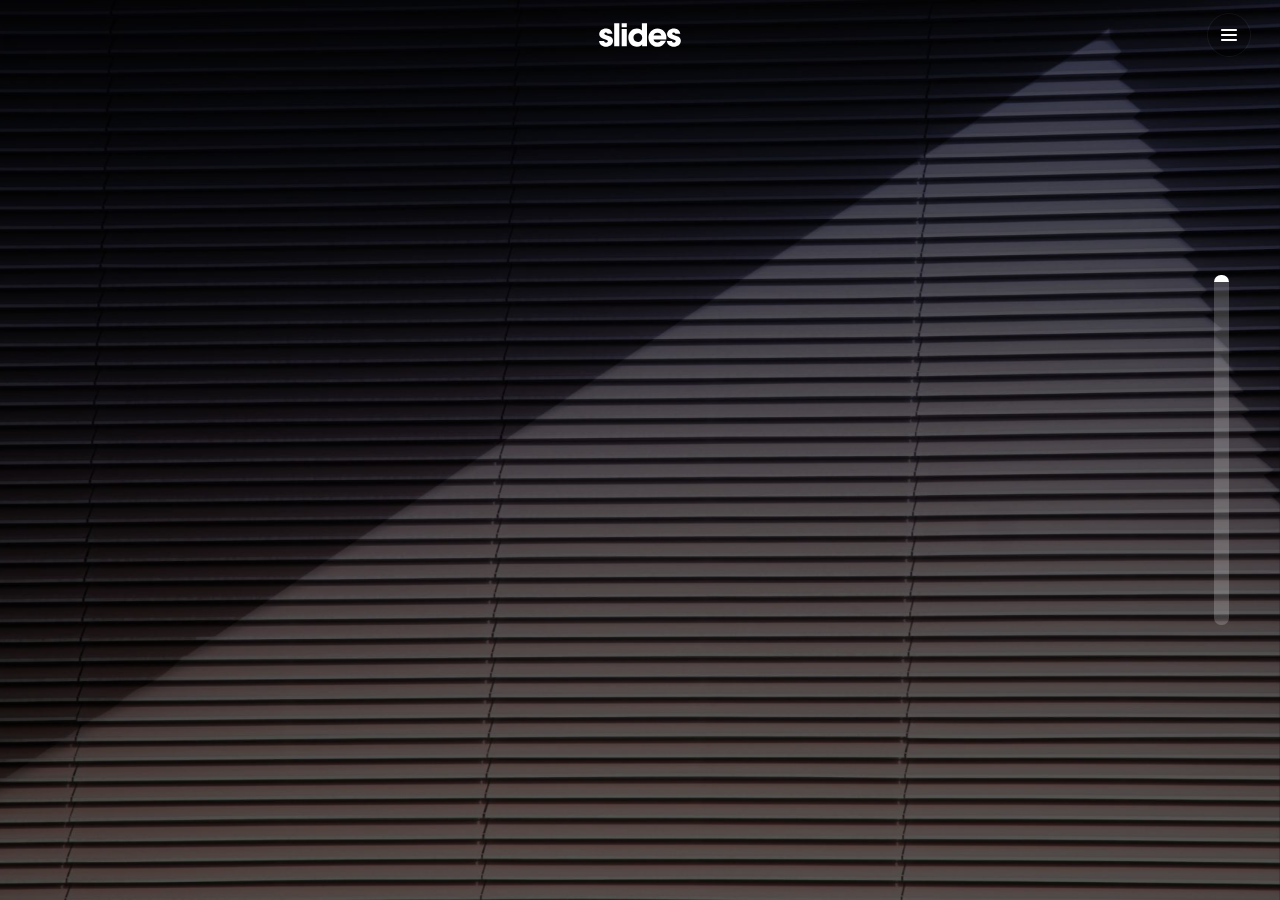
<file: demo2.html>
<!DOCTYPE html>
<html lang="en">
<head>
  <meta charset="utf-8" />
  <meta name="viewport" content="width=device-width, initial-scale=1" />

  <!-- jQuery 3.3.1 -->
  <script src="https://ajax.googleapis.com/ajax/libs/jquery/3.3.1/jquery.min.js"></script>

  <!-- Slide -->
  <!--  Compressed Styles -->
  <!-- <link href="css/slides.min.css?41331" rel="stylesheet" type="text/css"> -->
  <link href="css/slides.css?41331" rel="stylesheet" type="text/css">
  <!-- Compressed Scripts -->
  <!-- <script src="js/slides.min.js?41331" type="text/javascript"></script> -->
  <script src="js/slides.js?41331" type="text/javascript"></script>
  <script src="js/plugins.js?41331" type="text/javascript"></script>

  <title>劉承鑫建築事務所</title>
</head>
<body class="slides chain animated">
  <svg id="customSvgLibrary" xmlns="http://www.w3.org/2000/svg" style="display:none" id="customSvgLibrary">

    <symbol id="logo" viewBox="0 0 106 31"><title>Slides Framework</title><path d="M17.413 14.04c-.56-5.84-5.6-7-8.52-7-4.6 0-8.6 2.92-8.6 7.52 0 3 2.4 4.88 5.28 5.8 4.24 1.64 5.88 1.84 5.88 3.36 0 1.08-1.2 1.72-2.32 1.72-.28 0-2.24 0-2.52-2.04h-6.6c.6 5.84 5.68 7.36 9.04 7.36 4.92 0 9.04-2.88 9.04-7.76 0-4.8-4-5.92-7.76-6.96-1.76-.52-3.4-1.2-3.4-2.2 0-.6.48-1.48 1.88-1.48 1.96 0 2.04 1.2 2.08 1.68h6.52zm2.222 15.96h6.64v-29.6h-6.64v29.6zm9.662-24.56h6.64v-5.04h-6.64v5.04zm0 24.56h6.64v-22.2h-6.64v22.2zm32.782-29.6h-6.64v9.28c-.72-.72-2.6-2.64-6.52-2.64-5.64 0-11 4.28-11 11.8 0 6.68 4.4 11.88 11.12 11.88 4.48 0 6.08-2.2 6.72-3.12v2.4h6.32v-29.6zm-17.52 18.4c0-2.56 1.8-5.56 5.64-5.56 1.56 0 2.96.56 3.96 1.56 1 .96 1.64 2.32 1.64 3.92.08 1.64-.52 3.08-1.56 4.12s-2.52 1.68-4.12 1.68c-3.12 0-5.56-2.28-5.56-5.68v-.04zm42.502 2.4c.52-4.08-.32-7.64-3.12-10.64-2.08-2.2-5-3.52-8.4-3.52-6.76 0-11.64 5.72-11.64 11.92 0 6.6 5.4 11.76 11.76 11.76 2.28 0 4.48-.68 6.32-2 1.88-1.28 3.44-3.2 4.52-5.68h-6.8c-.8 1.16-1.92 2.08-4.04 2.08-2.6 0-4.84-1.56-5.12-3.92h16.52zm-16.44-5.04c.16-1.04 1.52-3.52 4.96-3.52s4.8 2.48 4.96 3.52h-9.92zm34.502-2.12c-.56-5.84-5.6-7-8.52-7-4.6 0-8.6 2.92-8.6 7.52 0 3 2.4 4.88 5.28 5.8 4.24 1.64 5.88 1.84 5.88 3.36 0 1.08-1.2 1.72-2.32 1.72-.28 0-2.24 0-2.52-2.04h-6.6c.6 5.84 5.68 7.36 9.04 7.36 4.92 0 9.04-2.88 9.04-7.76 0-4.8-4-5.92-7.76-6.96-1.76-.52-3.4-1.2-3.4-2.2 0-.6.48-1.48 1.88-1.48 1.96 0 2.04 1.2 2.08 1.68h6.52z"/></symbol>
    
    <symbol id="close" viewBox="0 0 30 30"><path d="M15 0c-8.3 0-15 6.7-15 15s6.7 15 15 15 15-6.7 15-15-6.7-15-15-15zm5.7 19.3c.4.4.4 1 0 1.4-.2.2-.4.3-.7.3s-.5-.1-.7-.3l-4.3-4.3-4.3 4.3c-.2.2-.4.3-.7.3s-.5-.1-.7-.3c-.4-.4-.4-1 0-1.4l4.3-4.3-4.3-4.3c-.4-.4-.4-1 0-1.4s1-.4 1.4 0l4.3 4.3 4.3-4.3c.4-.4 1-.4 1.4 0s.4 1 0 1.4l-4.3 4.3 4.3 4.3z"/></symbol>

    <symbol id="arrow-left" viewBox="0 0 29 56"><path d="M28.7.3c.4.4.4 1 0 1.4l-26.3 26.3 26.3 26.3c.4.4.4 1 0 1.4-.4.4-1 .4-1.4 0l-27-27c-.4-.4-.4-1 0-1.4l27-27c.3-.3 1-.4 1.4 0z"/></symbol>
    
    <symbol id="arrow-right" viewBox="0 0 29 56"><path d="M.3 55.7c-.4-.4-.4-1 0-1.4l26.3-26.3-26.3-26.3c-.4-.4-.4-1 0-1.4.4-.4 1-.4 1.4 0l27 27c.4.4.4 1 0 1.4l-27 27c-.3.3-1 .4-1.4 0z"/></symbol>

    <symbol id="back" viewBox="0 0 20 20"><path d="M2.3 10.7l5 5c.4.4 1 .4 1.4 0s.4-1 0-1.4l-3.3-3.3h11.6c.6 0 1-.4 1-1s-.4-1-1-1h-11.6l3.3-3.3c.4-.4.4-1 0-1.4-.2-.2-.4-.3-.7-.3s-.5.1-.7.3l-5 5c-.2.2-.3.5-.3.7 0 .2.1.5.3.7z"/></symbol>
    
    <symbol id="menu" viewBox="0 0 18 18"><path d="M16 5h-14c-.6 0-1-.4-1-1 0-.5.4-1 1-1h14c.5 0 1 .4 1 1s-.4 1-1 1zm-14 5h14c.5 0 1-.4 1-1 0-.5-.4-1-1-1h-14c-.6 0-1 .4-1 1s.4 1 1 1zm14 3h-14c-.5 0-1 .4-1 1 0 .5.4 1 1 1h14c.5 0 1-.4 1-1s-.4-1-1-1z"/></symbol>
    
    <symbol id="share" viewBox="0 0 18 18"><path d="M16 8c-.6 0-1 .4-1 1v6h-12v-6c0-.6-.4-1-1-1s-1 .4-1 1v6c0 1.1.9 2 2 2h12c1.1 0 2-.9 2-2v-6c0-.6-.4-1-1-1zm-2.3-2.3c.4-.4.4-1 0-1.4l-4-4c-.4-.4-1-.4-1.4 0l-4 4c-.4.4-.4 1 0 1.4s1 .4 1.4 0l2.3-2.3v7.6c0 .6.4 1 1 1s1-.4 1-1v-7.6l2.3 2.3c.4.4 1 .4 1.4 0z"/></symbol>

    <symbol id="arrow-down" viewBox="0 0 24 24"><path d="M12 18c-.2 0-.5-.1-.7-.3l-11-10c-.4-.4-.4-1-.1-1.4.4-.4 1-.4 1.4-.1l10.4 9.4 10.3-9.4c.4-.4 1-.3 1.4.1.4.4.3 1-.1 1.4l-11 10c-.1.2-.4.3-.6.3z"/></symbol>
    
    <symbol id="arrow-up" viewBox="0 0 24 24"><path d="M11.9 5.9c.2 0 .5.1.7.3l11 10c.4.4.4 1 .1 1.4-.4.4-1 .4-1.4.1l-10.4-9.4-10.3 9.4c-.4.4-1 .3-1.4-.1-.4-.4-.3-1 .1-1.4l11-10c.1-.2.4-.3.6-.3z"/></symbol>
    
    <symbol id="arrow-top" viewBox="0 0 18 18"><path d="M15.7 7.3l-6-6c-.4-.4-1-.4-1.4 0l-6 6c-.4.4-.4 1 0 1.4.4.4 1 .4 1.4 0l4.3-4.3v11.6c0 .6.4 1 1 1s1-.4 1-1v-11.6l4.3 4.3c.2.2.4.3.7.3s.5-.1.7-.3c.4-.4.4-1 0-1.4z"/></symbol>
    
    <symbol id="play" viewBox="0 0 30 30"><path d="M7 30v-30l22 15z"/></symbol>
    
    <symbol id="chat" viewBox="0 0 18 18"><path d="M5,17c-0.2,0-0.3,0-0.4-0.1C4.2,16.7,4,16.4,4,16v-2H2c-1.1,0-2-0.9-2-2V3c0-1.1,0.9-2,2-2h14c1.1,0,2,0.9,2,2v9 c0,1.1-0.9,2-2,2H9.3l-3.7,2.8C5.4,16.9,5.2,17,5,17z M2,12h3.5C5.8,12,6,12.2,6,12.5V14l2.4-1.8C8.6,12.1,8.8,12,9,12h7V3H2V12z M13,7H5C4.4,7,4,6.6,4,6s0.4-1,1-1h8c0.6,0,1,0.4,1,1S13.6,7,13,7z M13,10H5c-0.6,0-1-0.4-1-1s0.4-1,1-1h8c0.6,0,1,0.4,1,1 S13.6,10,13,10z"/></symbol>

    <symbol id="mail" viewBox="0 0 18 18"><path d="M16 2h-14c-1.1 0-2 .9-2 2v10c0 1.1.9 2 2 2h14c1.1 0 2-.9 2-2v-10c0-1.1-.9-2-2-2zm0 2v.5l-7 4.3-7-4.4v-.4h14zm-14 10v-7.2l6.5 4c.1.1.3.2.5.2s.4-.1.5-.2l6.5-4v7.2h-14z"/></symbol>

    <symbol id="sound-on" viewBox="0 0 18 18"><path d="M8.5,0.1C8.1-0.1,7.7,0,7.4,0.2L3.7,3H2C0.9,3,0,3.9,0,5v6c0,1.1,0.9,2,2,2h1.7l3.7,2.8C7.6,15.9,7.8,16,8,16 c0.2,0,0.3,0,0.4-0.1C8.8,15.7,9,15.4,9,15V1C9,0.6,8.8,0.3,8.5,0.1z M7,13l-2.4-1.8C4.4,11.1,4.2,11,4,11l-2,0l0-6h2 c0.2,0,0.4-0.1,0.6-0.2L7,3V13z M11.7,9.9l0.7,1.9C13.9,11.2,15,9.7,15,8c0-1.7-1.1-3.2-2.7-3.8l-0.7,1.9C12.5,6.4,13,7.2,13,8C13,8.9,12.5,9.6,11.7,9.9z M12.2,1.1l-0.3,2C14.3,3.5,16,5.6,16,8s-1.8,4.5-4.2,4.9l0.3,2C15.6,14.3,18,11.4,18,8C18,4.6,15.6,1.7,12.2,1.1z"/></symbol>
    
    <symbol id="sound-off" viewBox="0 0 18 18"><path d="M15.9,8l1.8-1.8c0.4-0.4,0.4-1,0-1.4s-1-0.4-1.4,0l-1.8,1.8l-1.8-1.8c-0.4-0.4-1-0.4-1.4,0s-0.4,1,0,1.4L13.1,8l-1.8,1.8 c-0.4,0.4-0.4,1,0,1.4c0.2,0.2,0.5,0.3,0.7,0.3s0.5-0.1,0.7-0.3l1.8-1.8l1.8,1.8c0.2,0.2,0.5,0.3,0.7,0.3s0.5-0.1,0.7-0.3 c0.4-0.4,0.4-1,0-1.4L15.9,8z M8.5,0.1C8.1-0.1,7.7,0,7.4,0.2L3.7,3H2C0.9,3,0,3.9,0,5v6c0,1.1,0.9,2,2,2h1.7l3.7,2.8C7.6,15.9,7.8,16,8,16 c0.2,0,0.3,0,0.4-0.1C8.8,15.7,9,15.4,9,15V1C9,0.6,8.8,0.3,8.5,0.1z M7,13l-2.4-1.8C4.4,11.1,4.2,11,4,11l-2,0l0-6h2 c0.2,0,0.4-0.1,0.6-0.2L7,3V13z"/></symbol>
    
    <!-- social -->
    <symbol id="apple" viewBox="-1 1 24 24"><path d="M17.6 13.8c0-3 2.5-4.5 2.6-4.6-1.4-2.1-3.6-2.3-4.4-2.4-1.9-.2-3.6 1.1-4.6 1.1-.9 0-2.4-1.1-4-1-2 0-3.9 1.2-5 3-2.1 3.7-.5 9.1 1.5 12.1 1 1.5 2.2 3.1 3.8 3 1.5-.1 2.1-1 3.9-1s2.4 1 4 1 2.7-1.5 3.7-2.9c1.2-1.7 1.6-3.3 1.7-3.4-.1-.1-3.2-1.3-3.2-4.9zm-3.1-9c.8-1 1.4-2.4 1.2-3.8-1.2 0-2.7.8-3.5 1.8-.8.9-1.5 2.3-1.3 3.7 1.4.1 2.8-.7 3.6-1.7z"/></symbol>

    <symbol id="dribbble" viewBox="0 0 24 24"><path d="M12 0c-6.7 0-12 5.3-12 12s5.3 12 12 12 12-5.3 12-12-5.3-12-12-12zm7.9 5.7c1.3 1.7 2.1 3.9 2.3 6.1-.4-.1-2.4-.4-4.7-.4-.8 0-1.5 0-2.3.1 0-.1-.1-.3-.3-.5l-.7-1.5c3.7-1.4 5.3-3.4 5.7-3.8zm-7.9-3.8c2.5 0 4.9.9 6.7 2.5-.3.4-1.9 2.3-5.2 3.6-1.6-2.9-3.3-5.3-3.7-5.9.6-.1 1.4-.2 2.2-.2zm-4.4 1c.4.6 2.1 3 3.7 5.8-4.4 1.2-8.2 1.2-9.2 1.2h-.1c.8-3.1 2.9-5.6 5.6-7zm-5.7 9.1v-.3h.3c1.2 0 5.6-.1 10.1-1.5l.8 1.6c-.1 0-.3 0-.4.1-5.1 1.6-7.9 6-8.3 6.7-1.6-1.7-2.5-4.1-2.5-6.6zm10.1 10.1c-2.3 0-4.4-.8-6.1-2.1.3-.5 2.4-4.4 7.9-6.3 1.3 3.6 2 6.7 2.1 7.6-1.2.6-2.6.8-3.9.8zm5.7-1.8c-.1-.8-.7-3.6-2-7.1.7-.1 1.3-.1 2-.1 2.1 0 3.7.4 4.1.5-.3 2.8-1.8 5.2-4.1 6.7z"/></symbol>

    <symbol id="facebook" viewBox="0 0 24 24"><path d="M24 1.3v21.3c0 .7-.6 1.3-1.3 1.3h-6.1v-9.3h3.1l.5-3.6h-3.6v-2.2c0-1.1.3-1.8 1.8-1.8h1.9v-3.2c-.3 0-1.5-.1-2.8-.1-2.8 0-4.7 1.7-4.7 4.8v2.7h-3.1v3.6h3.1v9.2h-11.5c-.7 0-1.3-.6-1.3-1.3v-21.4c0-.7.6-1.3 1.3-1.3h21.3c.8 0 1.4.6 1.4 1.3z"/></symbol>

    <symbol id="facebook2" viewBox="0 0 512 512"><path d="M288 176v-64c0-17.664 14.336-32 32-32h32v-80h-64c-53.024 0-96 42.976-96 96v80h-64v80h64v256h96v-256h64l32-80h-96z"/></symbol>
    
    <symbol id="fb-like" viewBox="0 0 20 20"><path d="M0 8v12h5v-12h-5zm2.5 10.8c-.4 0-.8-.3-.8-.8 0-.4.3-.8.8-.8s.8.3.8.8c0 .4-.4.8-.8.8zm3.5-.8h9.5c1.1 0 1.7-1 1.7-1.7 0-.3-.4-1-.4-1 1.4-.3 1.7-1.2 1.7-1.7-.1-.5-.3-.9-.5-1 1-.4 1.5-1.1 1.4-1.9-.1-.8-1-1.5-1-1.5 1-.6.9-1.5.9-1.5-.3-1.3-1.5-1.7-1.7-1.7h-5.6s.3-.5.3-2.4-1.3-3.6-2.6-3.6c0 0-.7.1-1 .3v3.5l-2.7 4.4v9.8z"/></symbol>
    
    <symbol id="googlePlus" viewBox="0 1 24 24"><path d="M7.8 13.5h4.6c-.6 2-2.5 3.4-4.6 3.4-2.7 0-4.9-2.2-4.9-4.9s2.2-4.9 4.9-4.9c1.1 0 2.1.3 3 1l1.8-2.4c-1.4-1.1-3-1.6-4.8-1.6-4.3 0-7.9 3.5-7.9 7.9s3.5 7.9 7.9 7.9 7.9-3.5 7.9-7.9v-1.5h-7.9v3zM21.7 11v-2.2h-2v2.2h-2.2v2h2.2v2.2h2v-2.2h2.2v-2z"/></symbol>
    
    <symbol id="instagram" viewBox="0 0 20 20"><circle cx="10" cy="10" r="3.3"/><path d="M13,0H7C2.2,0,0,2.2,0,7v6c0,4.8,2.1,7,7,7h6c4.8,0,7-2.2,7-7V7C20,2.2,17.9,0,13,0z M10,15.1c-2.8,0-5.1-2.3-5.1-5.1 S7.2,4.9,10,4.9s5.1,2.3,5.1,5.1S12.8,15.1,10,15.1z M15.3,5.9c-0.7,0-1.2-0.5-1.2-1.2c0-0.7,0.5-1.2,1.2-1.2s1.2,0.5,1.2,1.2 C16.5,5.3,16,5.9,15.3,5.9z"/></symbol>

    <symbol id="behance" viewBox="0 0 511.958 511.958"><path d="M210.624 240.619c10.624-5.344 18.656-11.296 24.16-17.728 9.792-11.584 14.624-26.944 14.624-45.984 0-18.528-4.832-34.368-14.496-47.648-16.128-21.632-43.424-32.704-82.016-33.28h-152.896v312.096h142.56c16.064 0 30.944-1.376 44.704-4.192 13.76-2.848 25.664-8.064 35.744-15.68 8.96-6.624 16.448-14.848 22.4-24.544 9.408-14.656 14.112-31.264 14.112-49.76 0-17.92-4.128-33.184-12.32-45.728-8.288-12.544-20.448-21.728-36.576-27.552zm-147.552-90.432h68.864c15.136 0 27.616 1.632 37.408 4.864 11.328 4.704 16.992 14.272 16.992 28.864 0 13.088-4.32 22.24-12.864 27.392-8.608 5.152-19.776 7.744-33.472 7.744h-76.928v-68.864zm108.896 198.24c-7.616 3.68-18.336 5.504-32.064 5.504h-76.832v-83.232h77.888c13.568.096 24.128 1.888 31.68 5.248 13.44 6.08 20.128 17.216 20.128 33.504 0 19.2-6.912 32.128-20.8 38.976zM327.168 110.539h135.584v38.848h-135.584zM509.856 263.851c-2.816-18.08-9.024-33.984-18.688-47.712-10.592-15.552-24.032-26.944-40.384-34.144-16.288-7.232-34.624-10.848-55.04-10.816-34.272 0-62.112 10.72-83.648 32-21.472 21.344-32.224 52.032-32.224 92.032 0 42.656 11.872 73.472 35.744 92.384 23.776 18.944 51.232 28.384 82.4 28.384 37.728 0 67.072-11.232 88.032-33.632 13.408-14.144 20.992-28.064 22.656-41.728h-62.464c-3.616 6.752-7.808 12.032-12.608 15.872-8.704 7.04-20.032 10.56-33.92 10.56-13.216 0-24.416-2.912-33.76-8.704-15.424-9.28-23.488-25.536-24.512-48.672h170.464c.256-19.936-.384-35.264-2.048-45.824zm-166.88 5.984c2.24-15.008 7.68-26.912 16.32-35.712 8.64-8.768 20.864-13.184 36.512-13.216 14.432 0 26.496 4.128 36.32 12.416 9.696 8.352 15.168 20.48 16.288 36.512h-105.44z"/></symbol>
    
    <symbol id="linkedin" viewBox="0 0 24 24"><path d="M5.9 21.9h-4.7v-14.2h4.7v14.2zm-2.3-16.1c-1.6 0-2.6-1.1-2.6-2.5s1-2.5 2.7-2.5c1.6 0 2.6 1 2.6 2.5-.1 1.4-1.2 2.5-2.7 2.5zm19.2 16.1h-4.7v-7.6c0-2-.7-3.3-2.3-3.3-1.3 0-2.1.9-2.5 1.7-.1.3-.1.8-.1 1.2v7.9h-4.7v-14.1h4.7v2c.7-.9 1.7-2.3 4.3-2.3 3.1 0 5.5 2.1 5.5 6.4v8.2h-.2z"/></symbol>

    <symbol id="medium" viewBox="0 0 130.8 104"><path d="M15.5 21.2c.2-1.6-.5-3.2-1.7-4.3l-12.1-14.7v-2.2h38l29.3 64.4 25.8-64.4h36.2v2.2l-10.5 10c-.9.7-1.3 1.8-1.2 2.9v73.7c0 1.1.3 2.2 1.2 2.9l10.2 10v2.2h-51.3v-2.2l10.6-10.2c1-1 1-1.3 1-2.9v-59.6l-29.4 74.7h-4l-34.2-74.7v50.3c0 2.2.4 4.2 1.9 5.7l13.7 16.8v2.2h-39v-2.2l13.8-16.7c1.5-1.5 1.8-3.3 1.8-5.7l-.1-58.2z"/></symbol>
    
    <symbol id="pinterest" viewBox="0 0 24 24"><path d="M5.9 13.9c1.2-2-.4-2.5-.6-4-1-6.1 7.1-10.2 11.4-6 2.9 2.9 1 12-3.7 11-4.6-.9 2.2-8.1-1.4-9.5-3-1.1-4.6 3.6-3.2 5.9-.8 4-2.5 7.7-1.8 12.7 2.3-1.7 3.1-4.8 3.7-8.1 1.2.7 1.8 1.4 3.3 1.5 5.5.4 8.6-5.4 7.8-10.7-.7-4.7-5.5-7.1-10.6-6.6-4.1.4-8.1 3.7-8.3 8.3-.1 2.8.7 4.9 3.4 5.5z"/></symbol>
    
    <symbol id="stumbleupon" viewBox="0 0 24 24"><path d="M13.3 9.6l1.6.8 2.5-.8v-1.4c0-3-2.4-5.4-5.4-5.4s-5.4 2.4-5.4 5.4v7.5c0 .7-.6 1.3-1.3 1.3s-1.3-.6-1.3-1.3v-3.2h-4v3.2c0 3 2.4 5.4 5.4 5.4s5.4-2.4 5.4-5.4v-7.5c0-.7.6-1.3 1.3-1.3s1.3.6 1.3 1.3l-.1 1.4zm6.6 2.9v3.2c0 .7-.6 1.3-1.3 1.3s-1.3-.6-1.3-1.3v-3.2l-2.5.8-1.6-.8v3.2c0 3 2.4 5.4 5.4 5.4s5.4-2.4 5.4-5.4v-3.2h-4.1z"/></symbol>
    
    <symbol id="twitter" viewBox="0 1 24 23"><path d="M21.5 7.6v.6c0 6.6-5 14.1-14 14.1-2.8 0-5.4-.8-7.6-2.2l1.2.1c2.3 0 4.4-.8 6.1-2.1-2.2 0-4-1.5-4.6-3.4.3.1.6.1.9.1.5 0 .9-.1 1.3-.2-2.1-.6-3.8-2.6-3.8-5 .7.4 1.4.6 2.2.6-1.3-.9-2.2-2.4-2.2-4.1 0-.9.2-1.8.7-2.5 2.4 3 6.1 5 10.2 5.2-.1-.4-.1-.7-.1-1.1 0-2.7 2.2-5 4.9-5 1.4 0 2.7.6 3.6 1.6 1-.3 2.1-.7 3-1.3-.4 1.2-1.1 2.1-2.2 2.7 1-.1 1.9-.4 2.8-.8-.6 1.1-1.4 2-2.4 2.7z"/></symbol>
    
    <symbol id="tumblr" viewBox="0 0 23 23"><path d="M12.573 4.94v-4.94h-3.188c-.072.183-.11.4-.11.622-.034.107-.072.184-.072.293-.328 1.829-1.28 3.11-2.892 3.807-.476.218-.914.253-1.39.218v3.987h2.342c.039 5.603.039 8.493.039 8.64v.332c.294 2.449 1.573 3.914 3.843 4.463.914.257 1.901.366 2.892.366 1.279-.036 2.525-.256 3.771-.659v-4.685c-.731.22-1.395.402-1.977.583-1.135.333-2.087.113-2.857-.619-.073-.11-.183-.257-.221-.403-.106-.586-.178-1.206-.178-1.795v-6.222h5.083v-3.988h-5.085z"/></symbol>

    <symbol id="xing" viewBox="0 0 24 24"><path d="M3.647 4.74c-.208 0-.384.073-.472.216-.091.148-.077.338.02.531l2.34 4.051v.02l-3.678 6.49c-.096.191-.091.383 0 .531.088.142.244.236.452.236h3.461c.518 0 .767-.349.944-.669l3.737-6.608-2.38-4.15c-.172-.307-.433-.649-.964-.649h-3.46zm14.542-4.74c-.517 0-.741.326-.927.659l-7.702 13.658 4.918 9.023c.172.307.437.659.967.659h3.457c.208 0 .371-.079.459-.221.092-.148.09-.343-.007-.535l-4.88-8.915v-.023l7.664-13.551c.096-.191.098-.386.007-.534-.088-.142-.252-.221-.46-.221h-3.496z"/></symbol>

    <symbol id="whatsapp" viewBox="0 0 512 512"><path d="M256.064 0h-.128c-141.152 0-255.936 114.816-255.936 256 0 56 18.048 107.904 48.736 150.048l-31.904 95.104 98.4-31.456c40.48 26.816 88.768 42.304 140.832 42.304 141.152 0 255.936-114.848 255.936-256s-114.784-256-255.936-256zm148.96 361.504c-6.176 17.44-30.688 31.904-50.24 36.128-13.376 2.848-30.848 5.12-89.664-19.264-75.232-31.168-123.68-107.616-127.456-112.576-3.616-4.96-30.4-40.48-30.4-77.216s18.656-54.624 26.176-62.304c6.176-6.304 16.384-9.184 26.176-9.184 3.168 0 6.016.16 8.576.288 7.52.32 11.296.768 16.256 12.64 6.176 14.88 21.216 51.616 23.008 55.392 1.824 3.776 3.648 8.896 1.088 13.856-2.4 5.12-4.512 7.392-8.288 11.744-3.776 4.352-7.36 7.68-11.136 12.352-3.456 4.064-7.36 8.416-3.008 15.936 4.352 7.36 19.392 31.904 41.536 51.616 28.576 25.44 51.744 33.568 60.032 37.024 6.176 2.56 13.536 1.952 18.048-2.848 5.728-6.176 12.8-16.416 20-26.496 5.12-7.232 11.584-8.128 18.368-5.568 6.912 2.4 43.488 20.48 51.008 24.224 7.52 3.776 12.48 5.568 14.304 8.736 1.792 3.168 1.792 18.048-4.384 35.52z"/></symbol>
    
    <symbol id="youtube" viewBox="0 0 24 24"><path d="M23.6 6.3c-.3-1.2-1.4-2.2-2.6-2.3-3-.3-6-.3-9-.3s-6 0-9 .3c-1.2.1-2.3 1.1-2.6 2.3-.4 1.8-.4 3.8-.4 5.7 0 1.9 0 3.9.4 5.7.3 1.2 1.4 2.2 2.6 2.3 3 .3 6 .3 9 .3s6 0 9-.3c1.3-.1 2.3-1.1 2.6-2.4.4-1.7.4-3.7.4-5.6 0-1.9 0-3.9-.4-5.7zm-14.1 9v-6.6l6.5 3.3-6.5 3.3z"/></symbol>

  </svg>

  <!-- Navigation -->
  <nav class="side pole">
      <div class="navigation">
          <ul></ul>
      </div>
  </nav>

  <!-- <nav class="panel top">
    <div class="sections desktop">
      <div class="left"><a href="#" title="Slides Framework"><svg style="width:82px;height:24px"><use xmlns:xlink="http://www.w3.org/1999/xlink" xlink:href="#logo"></use></svg></a></div>
      <div class="right">
        <ul class="menu">
          <li><a href="#">Tour</a></li>
          <li><a href="#">Upgrade</a></li>
          <li><a href="#">Help</a></li>
          <li><a href="#">Explore</a></li>
        </ul>
        <a class="button blue rounded small" href="#">Profile</a> 
      </div>
    </div>
    <div class="sections compact hidden">
      <div class="left"><a href="#" title="Slides Framework"><svg style="width:82px;height:24px"><use xmlns:xlink="http://www.w3.org/1999/xlink" xlink:href="#logo"></use></svg></a></div>
      <div class="right"><span class="button actionButton sidebarTrigger" data-sidebar-id="1"><svg><use xmlns:xlink="http://www.w3.org/1999/xlink" xlink:href="#menu"></use></svg></span></div>
    </div>
  </nav> -->

  <nav class="panel top hideOnScroll">
    <div class="sections">
      <div class="center"><a href="#" title="Slides Framework"><svg style="width:82px;height:24px"><use xmlns:xlink="http://www.w3.org/1999/xlink" xlink:href="#logo"></use></svg></a></div>
    </div>
  </nav>
  <nav class="panel top">
    <div class="sections">
      <div class="right"><span class="button actionButton sidebarTrigger" data-sidebar-id="1"><svg><use xmlns:xlink="http://www.w3.org/1999/xlink" xlink:href="#menu"></use></svg></span></div>
    </div>
  </nav>

  <!-- Sidebar -->
  <nav class="sidebar" data-sidebar-id="1">
    <div class="close"><svg><use xmlns:xlink="http://www.w3.org/1999/xlink" xlink:href="#close"></use></svg></div>
    <div class="content">
      <a href="#" class="logo"><svg width="100" height="30"><use xmlns:xlink="http://www.w3.org/1999/xlink" xlink:href="#logo"></use></svg></a>
      <ul class="mainMenu margin-top-3">
        <li><a href="inspiration.html">靈感日誌</a></li>
        <li><a href="product.html">作品</a></li>
        <li><a href="#">事務所簡介</a></li>
        <li><a href="patent.html">專利</a></li>
      </ul>
      <ul class="social opacity-8">
        <li><a href="#"><svg><use xmlns:xlink="http://www.w3.org/1999/xlink" xlink:href="#facebook"></use></svg></a></li>
        <li><a href="#"><svg><use xmlns:xlink="http://www.w3.org/1999/xlink" xlink:href="#twitter"></use></svg></a></li>
        <li><a href="#"><svg><use xmlns:xlink="http://www.w3.org/1999/xlink" xlink:href="#instagram"></use></svg></a></li>
      </ul>
    </div>
  </nav>

  <!-- 51 -->
  <section class="slide fade-6 kenBurns">
    <div class="content">
      <div class="container">
        <div class="wrap">
        
          <div class="fix-6-12">
            <h1 class="smaller margin-bottom-2 ae-1">Ready to Purchase?</h1>
            <p class="large margin-bottom-4 ae-2"><span class="opacity-8">Without deviation from the norm, progress is not&nbsp;possible.</span></p>
            <ul class="flex later equal">
              <li class="col-6-12">
                <div class="pad shadow fix-5-12 margin-bottom-tablet-3 ae-3">
                  <img src="assets/img/image-51-1.jpg" width="128" class="round margin-bottom-2 ae-4" alt="App 1"/>
                  <h4 class="small margin-bottom-1 ae-5">Creativity</h4>
                  <div class="ae-6"><p class="small opacity-8 margin-bottom-3 equalElement">Space and light and order. Those are the things that men.</p></div>
                  <div class="button green rounded wide crop ae-7">Purchase</div>
                </div>
              </li>
              <li class="col-6-12">
                <div class="pad shadow fix-5-12 ae-4">
                  <img src="assets/img/image-51-2.jpg" width="128" class="round margin-bottom-2 ae-5" alt="App 2"/>
                  <h4 class="small margin-bottom-1 ae-6">Layers</h4>
                  <div class="ae-7"><p class="small opacity-8 margin-bottom-3 equalElement">Design is not making beauty, beauty emerges from selection.</p></div>
                  <div class="button green rounded wide crop ae-8">Purchase</div>
                </div>
              </li>
            </ul>
          </div>
          
        </div>
      </div>
    </div>
    <div class="background" style="background-image:url(assets/img/background/img-51.jpg)"></div>
  </section>

  <!-- 52 -->
  <section class="slide fade-6 kenBurns">
    <div class="content">
      <div class="container">
        <div class="wrap">
        
          <div class="fix-6-12">
            <h1 class="smaller margin-bottom-2 ae-1">Ready to Purchase?</h1>
            <p class="large margin-bottom-4 ae-2"><span class="opacity-8">Without deviation from the norm, progress is not&nbsp;possible.</span></p>
          </div>
          <div class="fix-3-12">
            <div class="pad shadow ae-3">
              <img src="assets/img/image-52.jpg" width="128" class="round margin-bottom-2 ae-5" alt="Avatar"/>
              <h4 class="small margin-bottom-1 ae-6">Layers</h4>
              <div class="ae-6"><p class="small opacity-8 margin-bottom-3 equalElement">Design is not making beauty, beauty emerges from selection.</p></div>
              <div class="button green rounded wide crop ae-7">Purchase</div>
            </div>
          </div>
          
        </div>
      </div>
    </div>
    <div class="background" style="background-image:url(assets/img/background/img-52.jpg)"></div>
  </section>

  <!-- 53 -->
  <section class="slide fade-6 kenBurns">
    <div class="content">
      <div class="container">
        <div class="wrap">
        
          <h1 class="smaller margin-bottom-2 ae-1">Ready to Purchase?</h1>
          <p class="large margin-bottom-4 ae-2"><span class="opacity-8">Design is thinking made visual.</span></p>
          <div class="fix-6-12">
            <ul class="flex later equal">
              <li class="col-6-12">
                <div class="fix-3-12 margin-bottom-3">
                  <div class="pad shadow ae-3">
                    <div class="price ae-4"><span class="currency">$</span>69</div>
                    <h4 class="small margin-bottom-1 ae-5">Creativity</h4>
                    <div class="ae-6"><p class="small opacity-8 margin-bottom-3 equalElement">Space and light and order. Those are the things that&nbsp;men.</p></div>
                    <div class="button green rounded wide crop ae-7">Purchase</div>
                  </div>
                </div>
              </li>
              <li class="col-6-12">
                <div class="fix-3-12">
                  <div class="pad shadow ae-4">
                    <div class="price ae-5"><span class="currency">$</span>89</div>
                    <h4 class="small margin-bottom-1 ae-6">Layers</h4>
                    <div class="ae-7"><p class="small opacity-8 margin-bottom-3 equalElement">Design is not making beauty, beauty emerges from&nbsp;selection.</p></div>
                    <div class="button green rounded wide crop ae-8">Purchase</div>
                  </div>
                </div>
              </li>
            </ul>
          </div>
          
        </div>
      </div>
    </div>
    <div class="background" style="background-image:url(assets/img/background/img-53.jpg)"></div>
  </section>

  <!-- 54 -->
  <section class="slide fade-6 kenBurns">
    <div class="content">
      <div class="container">
        <div class="wrap">
        
          <h1 class="smaller margin-bottom-2 ae-1">Ready to Purchase?</h1>
          <p class="large margin-bottom-4 ae-2"><span class="opacity-8">Design is thinking made visual.</span></p>
          <div class="fix-3-12">
            <div class="pad shadow ae-4">
              <div class="price ae-5"><span class="currency">$</span>89</div>
              <h4 class="small margin-bottom-1 ae-6">Layers</h4>
              <div class="ae-7"><p class="small opacity-8 margin-bottom-3 equalElement">Design is not making beauty, beauty emerges from selection.</p></div>
              <div class="button green rounded wide crop ae-8">Purchase</div>
            </div>
          </div>
          
        </div>
      </div>
    </div>
    <div class="background" style="background-image:url(assets/img/background/img-54.jpg)"></div>
  </section>

  <!-- 55 -->
  <section class="slide fade-6 kenBurns">
    <div class="content">
      <div class="container">
        <div class="wrap">
  
          <h1 class="smaller margin-bottom-2 ae-1">Say Hello</h1>
          <p class="large margin-bottom-4 ae-2"><span class="opacity-8">Feel free to ask anything about our products.</span></p>
          <div class="form-55 fix-5-12">
            <div class="pad padding-top-2 shadow left selected ae-3">
              <form action="ajax-email.php" id="contact-form" method="post" class="slides-form wide" data-ajax-form="true">
                <ul class="flex noSpaces">
                  <li class="col-6-12 form-55-input-1">
                    <div class="label ae-5"><label class="left opacity-5" for="name55">Your name</label></div>
                    <input class="rounded wide ae-6" id="name55" type="name" name="name" placeholder="Name" required/>
                  </li>
                  <li class="col-6-12 form-55-input-2">
                    <div class="label ae-5"><label class="left opacity-5" for="email55">Email address</label></div>
                    <input class="rounded wide ae-6" id="email55" type="email" name="email" placeholder="Email" required/>
                  </li>
                </ul>
                <div class="label ae-8"><label class="opacity-5" for="message55">Message</label></div>
                <textarea class="rounded left wide ae-9" id="message55" type="text" name="message" placeholder="Message" required></textarea>
                <button type="submit" class="button wide blue rounded ae-10 cropBottom margin-top-2" data-success-text="Done!" data-success-class="message-sent" name="button">Send message</button>
              </form>
            </div>
          </div>
          
        </div>
      </div>
    </div>  
    <div class="background" style="background-image:url(assets/img/background/img-55.jpg)"></div>
  </section>

  <!-- 56 -->
  <section class="slide fade-6 kenBurns">
    <div class="content">
      <div class="container">
        <div class="wrap">
        
          <div class="fix-9-12">
            <h1 class="small margin-bottom-2 ae-1">Most of what we see that we call information doesn&rsquo;t inform, and most questions do not have a&nbsp;quest.</h1>
            <p class="larger light margin-bottom-4 ae-2"><span class="opacity-8">To create anything–whether a short story or a magazine profile or a film or a sitcom–is to believe, if only momentarily, you are capable of&nbsp;magic.</span></p>
            <ul class="flex equal fixedSpaces margin-top-3">
              <li class="col-4-12 ae-3">
                <div class="fix-3-12 equalElement">
                  <p class="smallest bold uppercase opacity-4 margin-top-3 margin-bottom-2">HQ Studio</p>
                  <p><a class="opacity-8" href="#">72 Allen Street, New York, ste. 706, 11249</a></p>
                </div>
                <div class="fix-3-12 equalElement">
                  <p class="smallest bold uppercase opacity-4 margin-top-3 margin-bottom-2">California Studio</p>
                  <p><a class="opacity-8" href="#">312 Richhy Street, Los Angeles, 90026</a></p>
                </div>
              </li>
              <li class="col-4-12 ae-4">
                <div class="fix-3-12 equalElement">
                  <p class="smallest bold uppercase opacity-4 margin-top-3 margin-bottom-2">Generatal Engquires</p>
                  <p><a class="opacity-8" href="mailto:#">general@gmail.com</a></p>
                </div>
                <div class="fix-3-12 equalElement">
                  <p class="smallest bold uppercase opacity-4 margin-top-3 margin-bottom-2">Questions</p>
                  <p><a class="opacity-8" href="mailto:#">questions@gmail.com</a></p>
                </div>
              </li>
              <li class="col-4-12 ae-5">
                <div class="fix-3-12 equalElement">
                  <p class="smallest bold uppercase opacity-4 margin-top-3 margin-bottom-2">Our blog</p>
                  <p><a class="opacity-8" href="#">Trend Breakdown: New Ways to Use the Hamburger Icon</a></p>
                </div>
                <div class="fix-3-12 equalElement">
                  <p class="smallest bold uppercase opacity-4 margin-top-3 margin-bottom-2">Stay in touch</p>
                  <ul class="social-circles">
                    <li><a class="social-facebook" href="#"><svg><use xmlns:xlink="http://www.w3.org/1999/xlink" xlink:href="#facebook2"></use></svg></a></li>
                    <li><a class="social-whatsapp" href="#"><svg><use xmlns:xlink="http://www.w3.org/1999/xlink" xlink:href="#whatsapp"></use></svg></a></li>
                    <li><a class="social-youtube" href="#"><svg><use xmlns:xlink="http://www.w3.org/1999/xlink" xlink:href="#youtube"></use></svg></a></li>
                    <li><a class="social-linkedin" href="#"><svg><use xmlns:xlink="http://www.w3.org/1999/xlink" xlink:href="#linkedin"></use></svg></a></li>
                    <li><a class="social-twitter" href="#"><svg><use xmlns:xlink="http://www.w3.org/1999/xlink" xlink:href="#twitter"></use></svg></a></li>
                  </ul>
                </div>
              </li>
            </ul>
          </div>
          
        </div>
      </div>
    </div>
    <div class="background" style="background-image:url(assets/img/background/img-56.jpg)"></div>
  </section>

  <!-- 57 -->
  <section class="slide fade-6 kenBurns">
    <div class="content">
      <div class="container">
        <div class="wrap">
        
          <div class="fix-10-12">
            <h1 class="larger margin-bottom-6 ae-1">The details are not the details. They can make the design.</h1>
  
            <div class="fix-9-12">
              <ul class="flex equal fixedSpaces margin-top-3">
                <li class="col-4-12 ae-3">
                  <div class="fix-3-12 equalElement">
                    <p class="smallest bold uppercase opacity-4 margin-top-3 margin-bottom-2">HQ Studio</p>
                    <a class="p opacity-8" href="#">72 Allen Street, New York, ste. 706, 11249</a>
                  </div>
                  <div class="fix-3-12 equalElement">
                    <p class="smallest bold uppercase opacity-4 margin-top-3 margin-bottom-2">California Studio</p>
                    <a class="p opacity-8" href="#">312 Richhy Street, Los Angeles, 90026</a>
                  </div>
                </li>
                <li class="col-4-12 ae-4">
                  <div class="fix-3-12 equalElement">
                    <p class="smallest bold uppercase opacity-4 margin-top-3 margin-bottom-2">Generatal Engquires</p>
                    <a class="p opacity-8" href="mailto:#">general@gmail.com</a>
                  </div>
                  <div class="fix-3-12 equalElement">
                    <p class="smallest bold uppercase opacity-4 margin-top-3 margin-bottom-2">Questions</p>
                    <a class="p opacity-8" href="mailto:#">questions@gmail.com</a>
                  </div>
                </li>
                <li class="col-4-12 ae-5">
                  <div class="fix-3-12 equalElement">
                    <p class="smallest bold uppercase opacity-4 margin-top-3 margin-bottom-2">Our blog</p>
                    <a class="p opacity-8" href="#">Trend Breakdown: New Ways to Use the Hamburger Icon</a>
                  </div>
                  <div class="fix-3-12 equalElement">
                    <p class="smallest bold uppercase opacity-4 margin-top-3 margin-bottom-2">Stay in touch</p>
                    <ul class="social-circles">
                      <li><a class="social-facebook" href="#"><svg><use xmlns:xlink="http://www.w3.org/1999/xlink" xlink:href="#facebook2"></use></svg></a></li>
                      <li><a class="social-behance" href="#"><svg><use xmlns:xlink="http://www.w3.org/1999/xlink" xlink:href="#behance"></use></svg></a></li>
                      <li><a class="social-dribbble" href="#"><svg><use xmlns:xlink="http://www.w3.org/1999/xlink" xlink:href="#dribbble"></use></svg></a></li>
                      <li><a class="social-instagram" href="#"><svg><use xmlns:xlink="http://www.w3.org/1999/xlink" xlink:href="#instagram"></use></svg></a></li>
                      <li><a class="social-medium" href="#"><svg><use xmlns:xlink="http://www.w3.org/1999/xlink" xlink:href="#medium"></use></svg></a></li>
                    </ul>
                  </div>
                </li>
              </ul>
            </div>
          </div>
          
        </div>
      </div>
    </div>
    <div class="background" style="background-image:url(assets/img/background/img-57.jpg)"></div>
  </section>

  <!-- 58 -->
  <section class="slide fade-6 kenBurns">
    <div class="content">
      <div class="container">
        <div class="wrap">
  
          <div class="fix-12-12 left">
            <h1 class="margin-bottom-2 ae-1">Terms &amp; Conditions</h1>
            <p class="larger light ae-2"><span class="opacity-8">Please read these Terms and Conditions (“Terms”, “Terms and Conditions”) carefully before using the http://designmodo.com website (the “Service”) operated by Designmodo Inc. (“us”, “we”, or “our”). Your access to and use of the Service is conditioned upon your acceptance of and compliance with these Terms. These Terms apply to all visitors, users and others who wish to access or use the Service.</span></p>
  
            <h2 class="smallest margin-top-4 margin-bottom-2 ae-3">Communications</h2>
            <p class="ae-4"><span class="opacity-8">By creating an Account on our service, you agree to subscribe to newsletters, marketing or promotional materials and other information we may send. However, you may opt out of receiving any, or all, of these communications from us by following the unsubscribe link or instructions provided in any email we send.</span></p>
  
            <h2 class="smallest margin-top-4 margin-bottom-2 ae-5">Purchases</h2>
            <p class="ae-6"><span class="opacity-8">If you wish to purchase any product or service made available through the Service (“Purchase”), you may be asked to supply certain information relevant to your Purchase including, without limitation, your credit card number, the expiration date of your credit card, your billing address, and your shipping information.</span></p>
          </div>
          
        </div>
      </div>
    </div>
    <div class="background" style="background-image:url(assets/img/background/img-58.jpg)"></div>
  </section>

  <!-- 59 -->
  <section class="slide fade-6 kenBurns">
    <div class="content">
      <div class="container">
        <div class="wrap">
  
          <div class="fix-8-12">
            <h1 class="margin-bottom-2 ae-1">Terms &amp; Conditions</h1>
            <p class="larger light ae-2"><span class="opacity-8">One of the best ways to make a great vacation quickly horrible is to choose the wrong accommodations for your&nbsp;trip.</span></p>
            <div class="pad padding-4 padding-phablet-3 padding-phone-2 shadow left ae-3 pad-59 margin-top-4">
              <h3 class="smallest margin-bottom-2 ae-3">Purchases</h3>
              <p class="ae-2"><span class="opacity-8">Please read these Terms and Conditions (“Terms”, “Terms and Conditions”) carefully before using the http://designmodo.com website (the “Service”) operated by Designmodo Inc. (“us”, “we”, or “our”). Your access to and use of the Service is conditioned upon your acceptance of and compliance with these Terms. These Terms apply to all visitors, users and others who wish to access or use the&nbsp;Service.</span></p>
              <h3 class="smallest margin-top-3 margin-bottom-2 ae-3">Communications</h3>
              <p class="ae-4 cropBottom"><span class="opacity-8">By creating an Account on our service, you agree to subscribe to newsletters, marketing or promotional materials and other information we may send. However, you may opt out of receiving any, or all, of these communications from us by following the unsubscribe link or instructions provided in any email we&nbsp;send.</span></p>
            </div>
          </div>
          
        </div>
      </div>
    </div>
    <div class="background" style="background-image:url(assets/img/background/img-59.jpg)"></div>
  </section>

  <!-- 60 -->
  <section class="slide fade-6 kenBurns">
    <div class="content">
      <div class="container">
        <div class="wrap">
  
          <div class="fix-12-12">
            <ul class="flex">
              <li class="col-6-12 left">
                <h1 class="margin-bottom-2 ae-2 fromLeft">Krabi Island</h1>
                <p class="large margin-bottom-3 ae-3 fromLeft"><span class="opacity-8">An electrician isn’t an opinion former, but a graphic designer is. My argument is that all graphic designers hold high levels of responsibility in society.</span></p>
                <ul class="tabs controller uppercase bold ae-4 fromCenter" data-slider-id="60">
                  <li class="selected">Krabi Island</li>
                  <li>Community</li>
                  <li>Surfing</li>
                </ul>
              </li>
              <li class="col-6-12 left ae-5 fromCenter">
                <ul class="slider animated margin-top-tablet-4" data-slider-id="60">
                  <li class="selected fromCenter">
                    <div class="popupTrigger videoThumbnail shadow rounded" data-popup-id="60-1">
                      <img class="wide" src="assets/img/gallery-60-1.jpg" alt="Video Thumbnail"/>
                    </div>
                  </li>
                  <li class="fromCenter">
                    <div class="popupTrigger videoThumbnail shadow rounded" data-popup-id="60-2">
                      <img class="wide" src="assets/img/gallery-60-2.jpg" alt="Video Thumbnail"/>
                    </div>
                  </li>
                  <li class="fromCenter">
                    <div class="popupTrigger videoThumbnail shadow rounded" data-popup-id="60-3">
                      <img class="wide" src="assets/img/gallery-60-3.jpg" alt="Video Thumbnail"/>
                    </div>
                  </li>
                </ul>
              </li>
            </ul>
          </div>
  
        </div>
      </div>
    </div>
    <div class="background" style="background-image:url(assets/img/background/img-60.jpg)"></div>
  </section>
  
  
  <!-- Popup Video -->
  <div class="popup autoplay" data-popup-id="60-1">
    <div class="close"><svg><use xmlns:xlink="http://www.w3.org/1999/xlink" xlink:href="#close"></use></svg></div>
    <div class="content">
      <div class="container">
        <div class="wrap">
          <div class="fix-10-12">
            <div class="embedVideo popupContent shadow rounded">
              <iframe data-src="https://www.youtube.com/embed/g8yBqxTiHSs" frameborder="0" allow="accelerometer; autoplay; encrypted-media; gyroscope; picture-in-picture" allowfullscreen></iframe>
            </div>
          </div>
        </div>
      </div>
    </div>
  </div>
  
  
  <!-- Popup Video -->
  <div class="popup autoplay" data-popup-id="60-2">
    <div class="close"><svg><use xmlns:xlink="http://www.w3.org/1999/xlink" xlink:href="#close"></use></svg></div>
    <div class="content">
      <div class="container">
        <div class="wrap">
          <div class="fix-10-12">
            <div class="embedVideo popupContent shadow rounded">
              <iframe data-src="https://www.youtube.com/embed/g8yBqxTiHSs" frameborder="0" allow="accelerometer; autoplay; encrypted-media; gyroscope; picture-in-picture" allowfullscreen></iframe>
            </div>
          </div>
        </div>
      </div>
    </div>
  </div>
  
  
  <!-- Popup Video -->
  <div class="popup autoplay" data-popup-id="60-3">
    <div class="close"><svg><use xmlns:xlink="http://www.w3.org/1999/xlink" xlink:href="#close"></use></svg></div>
    <div class="content">
      <div class="container">
        <div class="wrap">
          <div class="fix-10-12">
            <div class="embedVideo popupContent shadow rounded">
              <iframe data-src="https://www.youtube.com/embed/g8yBqxTiHSs" frameborder="0" allow="accelerometer; autoplay; encrypted-media; gyroscope; picture-in-picture" allowfullscreen></iframe>
            </div>
          </div>
        </div>
      </div>
    </div>
  </div>

  <!-- 61 -->
  <section class="slide fade-6 kenBurns">
    <div class="content">
      <div class="container">
        <div class="wrap">
            
          <div class="fix-12-12">
            <ul class="flex fixedSpaces verticalCenter">
              <li class="col-6-12 left ae-1">
                <img class="macbook-61 margin-bottom-tablet-3" src="assets/img/macbook-61.png" data-action="zoom" width="1005" alt="Macbook Image"/>
              </li>
              <li class="col-6-12 left">
                <h1 class="smaller margin-bottom-2 ae-2">I am Creator</h1>
                <p class="large margin-bottom-3 ae-3"><span class="opacity-8">Scene Generator allows you to create your own unique scenes just by dragging and dropping items into a special&nbsp;scene.</span></p>
                <ul class="flex flex-61 later">
                  <li class="col-6-12 ae-4">
                    <i class="material-icons">panorama</i>
                    <h4 class="small margin-bottom-1">HQ Photos</h4>
                    <p class="small opacity-8">Design is the conscious effort to impose a meaningful order.</p>
                  </li>
                  <li class="col-6-12 ae-5">
                    <i class="material-icons">settings_applications</i>
                    <h4 class="small margin-bottom-1">Useful Components</h4>
                    <p class="small opacity-8">Design is as much a matter of finding problems as it is solving them..</p>
                  </li>
                  <li class="col-6-12 ae-6">
                    <i class="material-icons">videocam</i>
                    <h4 class="small margin-bottom-1">Video Calls</h4>
                    <p class="small opacity-8">It’s all fun and games until someone breaks a link.</p>
                  </li>
                  <li class="col-6-12 ae-7">
                    <i class="material-icons">face</i>
                    <h4 class="small margin-bottom-1">Photo Profile</h4>
                    <p class="small opacity-8">The definition of an expert is someone who knows what not to do.</p>
                  </li>
                </ul>
              </li>
            </ul>
          </div>
          
        </div>
      </div>
    </div>
    <div class="background" style="background-image:url(assets/img/background/img-61.jpg)"></div>
  </section>

  <!-- 62 -->
  <section class="slide fade-6 kenBurns">
    <div class="content">
      <div class="container">
        <div class="wrap">
            
          <div class="fix-12-12">
            <ul class="flex reverse noSpaces verticalCenter">
              <li class="col-6-12 left">
                <h1 class="smaller margin-bottom-2 ae-2">Magical Balance</h1>
                <p class="large margin-bottom-4 ae-3"><span class="opacity-8">Design solves problems. It is the answer to question; you need to understand that first in order to answer the riddle.</span></p>
                <ul class="flex fixedSpaces flex-62 later">
                  <li class="col-6-12 ae-4">
                    <i class="material-icons">panorama</i>
                    <h4 class="smaller margin-bottom-1">HQ Photos</h4>
                    <p class="small opacity-8">Design is the conscious effort to impose a meaningful order.</p>
                  </li>
                  <li class="col-6-12 ae-5">
                    <i class="material-icons">settings_applications</i>
                    <h4 class="smaller margin-bottom-1">Useful Components</h4>
                    <p class="small opacity-8">Design is as much a matter of finding problems as it is solving them..</p>
                  </li>
                  <li class="col-6-12 ae-6">
                    <i class="material-icons">videocam</i>
                    <h4 class="smaller margin-bottom-1">Video Calls</h4>
                    <p class="small opacity-8">It’s all fun and games until someone breaks a link.</p>
                  </li>
                  <li class="col-6-12 ae-7">
                    <i class="material-icons">face</i>
                    <h4 class="smaller margin-bottom-1">Photo Profile</h4>
                    <p class="small opacity-8">The definition of an expert is someone who knows what not to do.</p>
                  </li>
                </ul>
              </li>
              <li class="col-6-12 left ae-1">
                <img class="macbook-62 margin-bottom-tablet-3" src="assets/img/macbook-62.png" data-action="zoom" width="1005" alt="Macbook Image"/>
              </li>
            </ul>
          </div>
          
        </div>
      </div>
    </div>
    <div class="background" style="background-image:url(assets/img/background/img-62.jpg)"></div>
  </section>

  <!-- 63 -->
  <section class="slide fade-6 kenBurns">
    <div class="content">
      <div class="container">
        <div class="wrap">
  
          <div class="fix-10-12">
            <h1 class="margin-bottom-2 ae-1">Frequently Asked Questions</h1>
            <p class="larger light ae-2"><span class="opacity-8">If you have other questions or issues, please contact us.</span></p>
            <ul class="flex left margin-top-4">
              <li class="col-6-12 margin-bottom-1 ae-3">
                <h4 class="smaller margin-top-1 margin-bottom-1">Do I need programming skills to use Slides Framework?</h4>
                <p class="opacity-8">Yes, you need some basic HTML and CSS knowledge to use Slides Framework.</p>
              </li>
              <li class="col-6-12 margin-bottom-1 ae-4">
                <h4 class="smaller margin-top-1 margin-bottom-1">How many projects I can do with Slides Framework?</h4>
                <p class="opacity-8">As many as you need. Great, right?</p>
              </li>
              <li class="col-6-12 margin-bottom-1 ae-5">
                <h4 class="smaller margin-top-1 margin-bottom-1">Why don&rsquo;t you have a demo of Slides?</h4>
                <p class="opacity-8">Our presentation was created with Slides. Everything in this presentation from the navigation, share and the layouts of every slide is based on Slides Framework.</p>
              </li>
              <li class="col-6-12 margin-bottom-1 ae-6">
                <h4 class="smaller margin-top-1 margin-bottom-1">What am I buying and what do I get for $249?</h4>
                <p class="opacity-8">Each Slides customer will download PSD, Sketch, HTML and CSS files (approx. 800mb) to build their website. All clients have unlimited access to Slides Generator.</p>
              </li>
            </ul>
            <div class="button blue rounded cropBottom popupTrigger ae-7 fromCenter margin-top-1" data-popup-id="63"><i class="material-icons text-white">play_circle_filled</i>Watch the Video</div>
          </div>
  
        </div>
      </div>
    </div>
    <div class="background" style="background-image:url(assets/img/background/img-63.jpg)"></div>
  </section>
  
  <!-- Popup Video -->
  <div class="popup autoplay" data-popup-id="63">
    <div class="close"><svg><use xmlns:xlink="http://www.w3.org/1999/xlink" xlink:href="#close"></use></svg></div>
    <div class="content">
      <div class="container">
        <div class="wrap">
          <div class="fix-10-12">
            <div class="embedVideo popupContent shadow rounded">
              <iframe data-src="https://www.youtube.com/embed/g8yBqxTiHSs" frameborder="0" allow="accelerometer; autoplay; encrypted-media; gyroscope; picture-in-picture" allowfullscreen></iframe>
            </div>
          </div>
        </div>
      </div>
    </div>
  </div>

  <!-- 64 -->
  <section class="slide fade-6 kenBurns">
    <div class="content">
      <div class="container">
        <div class="wrap">
            
          <div class="fix-10-12">
            <div class="fix-8-12 toCenter header-64">
              <h1 class="smaller margin-bottom-2 ae-1">Simplicity, wit, and good typography.</h1>
              <p class="larger light margin-bottom-4 ae-2"><span class="opacity-8">I shall sing that first line twice, and perhaps if I sing it very quickly, I shall find myself singing the third and fourth lines before I have time to think of them, and that will be a Good Song. You cannot not&nbsp;communicate.</span></p>
            </div>
            <ul class="flex fixedSpaces later equal left flex-64">
              <li class="col-4-12 ae-3">
                <a href="#" class="cell-64 rounded equalElement">
                  <i class="material-icons">panorama</i>
                  <h4 class="smaller margin-bottom-1">HQ Photos</h4>
                  <p class="opacity-8">Quickly swipe messages to your archive or trash.</p>
                </a>
              </li>
              <li class="col-4-12 ae-4">
                <a href="#" class="cell-64 rounded equalElement">
                  <i class="material-icons">settings_applications</i>
                  <h4 class="smaller margin-bottom-1">Components</h4>
                  <p class="opacity-8">Scan entire conversations in a chat-like view.</p>
                </a>
              </li>
              <li class="col-4-12 ae-6">
                <a href="#" class="cell-64 rounded equalElement last">
                  <i class="material-icons">queue_music</i>
                  <h4 class="smaller margin-bottom-1">Best Music</h4>
                  <p class="opacity-8">Unforgettable feelings through a quality music.</p>
                </a>
              </li>
            </ul>
          </div>
          
        </div>
      </div>
    </div>
    <div class="background" style="background-image:url(assets/img/background/img-64.jpg)"></div>
  </section>

  <!-- 65 -->
  <section class="slide fade-6 kenBurns">
    <div class="content">
      <div class="container">
        <div class="wrap">
            
          <div class="fix-10-12">
            <h1 class="smaller margin-bottom-2 ae-1">How Things Really Work</h1>
            <p class="larger light ae-2"><span class="opacity-8">The last time somebody pointed out that cowboys ride horses, not tricycles, I shot him. Of course, I waited until another gunslinger gunned him&nbsp;down.</span></p>
            
            <ul class="flex later equal left flex-65 margin-top-4">
              <li class="col-6-12 ae-3 equalElement">
                <i class="material-icons">near_me</i>
                <h4 class="small margin-bottom-1">Location</h4>
                <p class="opacity-8 fix-4-12 toLeft">The best stories of the week, delivered right to your inbox. No spam, we promise.</p>
              </li>
              <li class="col-6-12 ae-4 equalElement">
                <i class="material-icons">layers</i>
                <h4 class="small margin-bottom-1">Layers</h4>
                <p class="opacity-8 fix-4-12 toLeft">Less time shopping means more time Doing Things, so we created Slides Framework. It&rsquo;s built to impress!</p>
              </li>
              <li class="col-6-12 ae-5 equalElement">
                <i class="material-icons">videocam</i>
                <h4 class="small margin-bottom-1">Video Calls</h4>
                <p class="opacity-8 fix-4-12 toLeft">Many months of experimentation and trial and error in order to bring out the best visual metaphors.</p>
              </li>
              <li class="col-6-12 ae-6">
                <i class="material-icons">local_florist</i>
                <h4 class="small margin-bottom-1">Grow</h4>
                <p class="opacity-8 fix-4-12 toLeft">Ideally, the icons should blend so well into your next project, as if they&rsquo;re custom-designed for you.</p>
              </li>
            </ul>
          </div>
          
        </div>
      </div>
    </div>
    <div class="background" style="background-image:url(assets/img/background/img-65.jpg)"></div>
  </section>

  <!-- 66 -->
  <section class="slide fade-6 kenBurns">
    <div class="content">
      <div class="container">
        <div class="wrap">
  
          <div class="fix-10-12 toCenter">
            <h1 class="smaller margin-bottom-2 ae-1">Going Wireless With Your Headphones.</h1>
            <p class="cropBottom large ae-2"><span class="opacity-8">An electrician isn’t an opinion former, but a graphic designer is. My argument is that all graphic designers hold high levels of responsibility in society.</span></p>
          </div>
          <div class="fix-10-12">
            <ul class="flex later equal left">
              <li class="col-4-12 margin-top-5">
                <a href="#" class="button empty rounded shadow margin-bottom-1 ae-3">
                  <img class="wide" src="assets/img/gallery-66-1.jpg" alt="Image Thumbnail"/>
                </a>
                <h4 class="smallest margin-top-1 ae-4">The Skinny on LCD Monitors</h4>
                <div class="margin-top-1 ae-5"><p class="small opacity-8">The monkey-rope is found in all whalers; but it was on.</p></div>
              </li>
              <li class="col-4-12 margin-top-5">
                <div class="rounded videoThumbnail shadow video-66 popupTrigger margin-bottom-2 ae-4" data-popup-id="66">
                  <img class="wide" src="assets/img/gallery-66-2.jpg" alt="Video Thumbnail"/>
                </div>
                <h4 class="smallest margin-top-1 ae-5">What is HDMI</h4>
                <div class="margin-top-1 ae-6"><p class="small opacity-8">In the tumultuous business of cutting-in and attending.</p></div>
              </li>
              <li class="col-4-12 margin-top-5">
                <a href="#" class="button empty rounded shadow margin-bottom-1 ae-5">
                  <img class="wide" src="assets/img/gallery-66-3.jpg" alt="Image Thumbnail"/>
                </a>
                <h4 class="smallest margin-top-1 ae-6">Download Free Song for iPod</h4>
                <div class="margin-top-1 ae-7"><p class="small opacity-8">So strongly and metaphysically did I conceive of my situation.</p></div>
              </li>
            </ul>
          </div>
  
        </div>
      </div>
    </div>
    <div class="background" style="background-image:url(assets/img/background/img-66.jpg)"></div>
  </section>
  
  <!-- Popup Video -->
  <div class="popup autoplay" data-popup-id="66">
    <div class="close"><svg><use xmlns:xlink="http://www.w3.org/1999/xlink" xlink:href="#close"></use></svg></div>
    <div class="content">
      <div class="container">
        <div class="wrap">
          <div class="fix-10-12">
            <div class="embedVideo popupContent shadow rounded">
              <iframe data-src="https://www.youtube.com/embed/g8yBqxTiHSs" frameborder="0" allow="accelerometer; autoplay; encrypted-media; gyroscope; picture-in-picture" allowfullscreen></iframe>
            </div>
          </div>
        </div>
      </div>
    </div>
  </div>

  <!-- 67 -->
  <section class="slide fade-6 kenBurns">
    <div class="content">
      <div class="container">
        <div class="wrap">
        
          <div class="fix-8-12 toCenter">
            <h1 class="smaller margin-bottom-2 ae-1">Request early access</h1>
            <p class="large ae-2"><span class="opacity-8">Share our great design quotes collection with funny, inspirational and motivational quotations by famous authors, designers on design and designing.</span></p>
          </div>
          <div class="fix-12-12 margin-top-4">  
            <ul class="flex later fixedSpaces equal left">
              <li class="col-4-12 ae-3 fromCenter">
                <a href="#" class="box-67">
                  <div class="thumbnail-67 rounded">
                    <img src="assets/img/gallery-67-1.jpg" class="wide"/>
                  </div>
                  <div class="name-67 equalElement table wide">
                    <div class="cell">
                      <p class="smallest bold uppercase margin-bottom-1 opacity-4">3 minutes • LEARN MORE</p>
                      <h4 class="small cropBottom">Artisan Rye Bread</h4>
                    </div>
                  </div>
                </a>
              </li>
              <li class="col-4-12 ae-4 fromCenter">
                <a href="#" class="box-67">
                  <div class="thumbnail-67 rounded">
                    <img src="assets/img/gallery-67-2.jpg" class="wide"/>
                  </div>
                  <div class="name-67 equalElement table wide">
                    <div class="cell">
                      <p class="smallest bold uppercase margin-bottom-1 opacity-4">14 minutes • LEARN MORE</p>
                      <h4 class="small cropBottom">Blueberry Muffin</h4>
                    </div>
                  </div>
                </a>
              </li>
              <li class="col-4-12 ae-5 fromCenter">
                <a href="#" class="box-67">
                  <div class="thumbnail-67 rounded">
                    <img src="assets/img/gallery-67-3.jpg" class="wide"/>
                  </div>
                  <div class="name-67 equalElement table wide">
                    <div class="cell">
                      <p class="smallest bold uppercase margin-bottom-1 opacity-4">12 minutes • LEARN MORE</p>
                      <h4 class="small cropBottom">Chopped Parsley</h4>
                    </div>
                  </div>
                </a>
              </li>
            </ul>
          </div>
                  
        </div>
      </div>
    </div>
    <div class="background" style="background-image:url(assets/img/background/img-67.jpg)"></div>
  </section>

  <!-- 68 -->
  <section class="slide fade-6 kenBurns">
    <div class="content">
      <div class="container">
        <div class="wrap">
        
          <div class="fix-10-12 toCenter">
            <h1 class="smaller margin-bottom-2 ae-1">Our clients</h1>
            <p class="larger light ae-2 fix-8-12"><span class="opacity-8">Design is all around us, in our homes, in buildings, architecture, landscaping, products, movies, television, and much more.</span></p>
  
            <!-- remove class tintLogos class to disable color change of the logo images -->
            <ul class="flex flex-68 tintLogos equal equalMobile">
              <li class="col-2-12 col-tablet-1-4 col-phablet-1-3 col-phone-1-2">
                <div class="table wide equalElement ae-3">
                  <div class="cell"><a href="#"><img width="67" src="assets/img/brand-68-bbc.png" alt="BBC"/></a>
                  </div>
                </div>
              </li>
              <li class="col-2-12 col-tablet-1-4 col-phablet-1-3 col-phone-1-2">
                <div class="table wide equalElement ae-4">
                  <div class="cell"><a href="#"><img width="86" src="assets/img/brand-68-google.png" alt="Google"/></a>
                  </div>
                </div>
              </li>
              <li class="col-2-12 col-tablet-1-4 col-phablet-1-3 col-phone-1-2">
                <div class="table wide equalElement ae-5">
                  <div class="cell"><a href="#"><img width="32" src="assets/img/brand-68-apple.png" alt="Apple"/></a>
                  </div>
                </div>
              </li>
              <li class="col-2-12 col-tablet-1-4 col-phablet-1-3 col-phone-1-2">
                <div class="table wide equalElement ae-6">
                  <div class="cell"><a href="#"><img width="93" src="assets/img/brand-68-canon.png" alt="Canon"/></a>
                  </div>
                </div>
              </li>
              <li class="col-2-12 col-tablet-1-4 col-phablet-1-3 col-phone-1-2">
                <div class="table wide equalElement ae-7">
                  <div class="cell"><a href="#"><img width="62" src="assets/img/brand-68-nike.png" alt="Nike"/></a>
                  </div>
                </div>
              </li>
              <li class="col-2-12 col-tablet-1-4 col-phablet-1-3 col-phone-1-2">
                <div class="table wide equalElement ae-8">
                  <div class="cell"><a href="#"><img width="115" src="assets/img/brand-68-greenpeace.png" alt="Green Peace"/></a>
                  </div>
                </div>
              </li>
              <li class="col-2-12 col-tablet-1-4 col-phablet-1-3 col-phone-1-2">
                <div class="table wide equalElement ae-3">
                  <div class="cell"><a href="#"><img width="94" src="assets/img/brand-68-facebook.png" alt="Facebook"/></a>
                  </div>
                </div>
              </li>
              <li class="col-2-12 col-tablet-1-4 col-phablet-1-3 col-phone-1-2">
                <div class="table wide equalElement ae-4">
                  <div class="cell"><a href="#"><img width="64" src="assets/img/brand-68-audi.png" alt="Audi"/></a>
                  </div>
                </div>
              </li>
              <li class="col-2-12 col-tablet-1-4 col-phablet-1-3 col-phone-1-2">
                <div class="table wide equalElement ae-5">
                  <div class="cell"><a href="#"><img width="39" src="assets/img/brand-68-warner-bros.png" alt="Warner Bros"/></a>
                  </div>
                </div>
              </li>
              <li class="col-2-12 col-tablet-1-4 col-phablet-1-3 col-phone-1-2">
                <div class="table wide equalElement ae-6">
                  <div class="cell"><a href="#"><img width="116" src="assets/img/brand-68-microsoft.png" alt="Microsoft"/></a>
                  </div>
                </div>
              </li>
              <li class="col-2-12 col-tablet-1-4 col-phablet-1-3 col-phone-1-2">
                <div class="table wide equalElement ae-7">
                  <div class="cell"><a href="#"><img width="87" src="assets/img/brand-68-coca-cola.png" alt="Coca Cola"/></a>
                  </div>
                </div>
              </li>
              <li class="col-2-12 col-tablet-1-4 col-phablet-1-3 col-phone-1-2">
                <div class="table wide equalElement ae-8">
                  <div class="cell"><a href="#"><img width="100" src="assets/img/brand-68-reebok.png" alt="Reebok"/></a>
                  </div>
                </div>
              </li>
              <li class="col-2-12 col-tablet-1-4 col-phablet-1-3 col-phone-1-2">
                <div class="table wide equalElement ae-3">
                  <div class="cell"><a href="#"><img width="50" src="assets/img/brand-68-adidas.png" alt="Adidas"/></a>
                  </div>
                </div>
              </li>
              <li class="col-2-12 col-tablet-1-4 col-phablet-1-3 col-phone-1-2">
                <div class="table wide equalElement ae-4">
                  <div class="cell"><a href="#"><img width="87" src="assets/img/brand-68-vimeo.png" alt="Vimeo"/></a>
                  </div>
                </div>
              </li>
              <li class="col-2-12 col-tablet-1-4 col-phablet-1-3 col-phone-1-2">
                <div class="table wide equalElement ae-5">
                  <div class="cell"><a href="#"><img width="56" src="assets/img/brand-68-nbc.png" alt="NBC"/></a>
                  </div>
                </div>
              </li>
              <li class="col-2-12 col-tablet-1-4 col-phablet-1-3 col-phone-1-2">
                <div class="table wide equalElement ae-6">
                  <div class="cell"><a href="#"><img width="95" src="assets/img/brand-68-sony.png" alt="Sony"/></a>
                  </div>
                </div>
              </li>
              <li class="col-2-12 col-tablet-1-4 col-phablet-1-3 col-phone-1-2">
                <div class="table wide equalElement ae-7">
                  <div class="cell"><a href="#"><img width="49" src="assets/img/brand-68-playstation.png" alt="PlayStation"/></a>
                  </div>
                </div>
              </li>
              <li class="col-2-12 col-tablet-1-4 col-phablet-1-3 col-phone-1-2">
                <div class="table wide equalElement ae-8">
                  <div class="cell"><a href="#"><img width="94" src="assets/img/brand-68-national-geographic.png" alt="National Geographic"/></a>
                  </div>
                </div>
              </li>
            </ul>
          </div>
                  
        </div>
      </div>
    </div>
    <div class="background" style="background-image:url(assets/img/background/img-68.jpg)"></div>
  </section>

  <!-- 69 -->
  <section class="slide fade-6 kenBurns">
    <div class="content">
      <div class="container">
        <div class="wrap">
        
          <div class="fix-9-12 toCenter">
            <h1 class="smaller margin-bottom-2 ae-1">The Biggest Cliche</h1>
            <p class="larger light margin-bottom-4 ae-2"><span class="opacity-8">There is only you and your camera. The limitations in your photography are in yourself, for what we see is what we are.</span></p>
          </div>
          <div class="fix-12-12">  
            <ul class="flex fixedSpaces later flex-69 equal equalMobile popupTrigger controller" data-popup-id="69" data-slider-id="69" >
              <li class="col-4-12 margin-bottom-phablet-2">
                <div class="box-69 cursorZoomIn rounded ae-3 equalElement selected" style="background-image:url(assets/img/gallery-69-1.jpg);">
                  <div class="table cell-69 equalElement">
                    <div class="cell">
                      <h4 class="small margin-bottom-1">Shadow &amp; Color</h4>
                      <p class="smallest bold uppercase cropBottom opacity-8">Read More</p>
                    </div>
                  </div>
                </div>
              </li>
              <li class="col-4-12 margin-bottom-phablet-2">
                <div class="box-69 cursorZoomIn rounded ae-4 equalElement" style="background-image:url(assets/img/gallery-69-2.jpg);">
                  <div class="table cell-69 equalElement">
                    <div class="cell">
                      <h4 class="small margin-bottom-1">5 Reasons to Purchase Desktop Computers</h4>
                      <p class="smallest bold uppercase cropBottom opacity-8">Read More</p>
                    </div>
                  </div>
                </div>
              </li>
              <li class="col-4-12 margin-bottom-phablet-2">
                <div class="box-69 cursorZoomIn rounded ae-5 equalElement" style="background-image:url(assets/img/gallery-69-3.jpg);">
                  <div class="table cell-69 equalElement">
                    <div class="cell">
                      <h4 class="small margin-bottom-1">Capri Blue Winter Wonder&nbsp;Candle</h4>
                      <p class="smallest bold uppercase cropBottom opacity-8">Read More</p>
                    </div>
                  </div>
                </div>
              </li>
            </ul>
          </div>
        </div>
      </div>
    </div>
    <div class="background" style="background-image:url(assets/img/background/img-69.jpg)"></div>
  </section>
  
  <!-- Popup Gallery -->
  <div class="popup animated" data-popup-id="69">
    <div class="close"><svg><use xmlns:xlink="http://www.w3.org/1999/xlink" xlink:href="#close"></use></svg></div>
    <div class="content">
      <div class="container">
        <div class="wrap spaces">
        
          <ul class="slider inlineBlock clickable popupContent ae-1 fromCenter disableSelect" data-slider-id="69" style="display: inline-block;">
            <li class="selected"><img class="rounded" src="assets/img/gallery-69-full-1.jpg" class="selected" alt="Image"/></li>
            <li><img class="rounded" src="assets/img/gallery-69-full-2.jpg" alt="Image"/></li>
            <li><img class="rounded" src="assets/img/gallery-69-full-3.jpg" alt="Image"/></li>
          </ul>
          
        </div>
      </div>
    </div>
  </div>

  <!-- 70 -->
  <section class="slide fade-6 kenBurns">
    <div class="content">
      <div class="container">
        <div class="wrap">
  
          <div class="fix-12-12">  
            <ul class="flex equal later fromCenter">
              <li class="col-4-12 margin-bottom-tablet-2">
                <div class="pad shadowHover padding-0 ae-1">
                  <div class="thumbnail-70">
                    <img class="wide" src="assets/img/gallery-70-1.jpg" alt="Image">
                  </div>
                  <div class="info-70">
                    <p class="smaller bold uppercase opacity-4 margin-bottom-1 margin-top-0">Design</p>
                    <h4 class="small margin-bottom-1">Envelope</h4>
                    <p class="small opacity-8 margin-bottom-2 equalElement">Art is making something out of nothing and selling&nbsp;it.</p>
                    <a class="button blue rounded crop">Learn More</a>
                  </div>
                </div>
              </li>
              <li class="col-4-12 margin-bottom-tablet-2">
                <div class="pad shadowHover padding-0 ae-2">
                  <div class="thumbnail-70">
                    <img class="wide" src="assets/img/gallery-70-2.jpg" alt="Image">
                  </div>
                  <div class="info-70">
                    <p class="smaller bold uppercase opacity-4 margin-bottom-1 margin-top-0">Technology</p>
                    <h4 class="small margin-bottom-1">Smart Watch</h4>
                    <p class="small opacity-8 margin-bottom-2 equalElement">Design is the effort to impose a meaningful&nbsp;order.</p>
                    <a class="button blue rounded crop">Learn More</a>
                  </div>
                </div>
              </li>
              <li class="col-4-12">
                <div class="pad shadowHover padding-0 ae-3">
                  <div class="thumbnail-70">
                    <img class="wide" src="assets/img/gallery-70-3.jpg" alt="Image">
                  </div>
                  <div class="info-70">
                    <p class="smaller bold uppercase opacity-4 margin-bottom-1 margin-top-0">Music</p>
                    <h4 class="small margin-bottom-1">Headphones</h4>
                    <p class="small opacity-8 margin-bottom-2 equalElement">It&rsquo;s all fun and games until someone breaks a&nbsp;link.</p>
                    <a class="button blue rounded crop">Learn More</a>
                  </div>
                </div>
              </li>
            </ul>
          </div>
          
        </div> 
      </div>
    </div>
    <div class="background" style="background-image:url(assets/img/background/img-70.jpg)"></div>
  </section>

  <!-- 71 -->
  <section class="slide fade-6 kenBurns">
    <div class="content">
      <div class="container">
        <div class="wrap">
  
          <div class="fix-8-12">
            <h1 class="margin-bottom-2 ae-1 margin-bottom-2">Design School</h1>
            <div class="ae-2"><p class="larger light opacity-8 margin-bottom-2">I’m con­vinced that without bad design, the world would be a far less stim­u­lat­ing place; we would have noth­ing to mar­vel over and noth­ing to be nos­tal­gic&nbsp;about.</p></div>
            <div class="button blue rounded cropBottom popupTrigger ae-3 fromCenter" data-popup-id="71"><i class="material-icons">play_circle_filled</i>Watch the Video</div>
          </div>
          <div class="fix-12-12 margin-top-4">
            <ul class="flex fixedSpaces later equal left flex-71">
              <li class="col-4-12 ae-3">
                <a href="#" class="cell-71 rounded equalElement">
                  <i class="material-icons">panorama</i>
                  <h4 class="smaller margin-bottom-1">HQ Photos</h4>
                  <p class="small opacity-8">Quickly swipe messages to your archive or trash. <span class="nobr text-blue">Learn more →</span></p>
                </a>
              </li>
              <li class="col-4-12 ae-4">
                <a href="#" class="cell-71 rounded equalElement">
                  <i class="material-icons">settings_applications</i>
                  <h4 class="smaller margin-bottom-1">Useful Components</h4>
                  <p class="small opacity-8">Scan entire conversations in a chat-like view. <span class="nobr text-blue">Learn more →</span></p>
                </a>
              </li>
              <li class="col-4-12 ae-6">
                <a href="#" class="cell-71 rounded equalElement last">
                  <i class="material-icons">face</i>
                  <h4 class="smaller margin-bottom-1">Best Music</h4>
                  <p class="small opacity-8">Unforgettable feelings through a quality music. <span class="nobr text-blue">Learn more →</span></p>
                </a>
              </li>
            </ul>
          </div>
  
        </div>
      </div>
    </div>
    <div class="background" style="background-image:url(assets/img/background/img-71.jpg)"></div>
  </section>
  
  <!-- Popup Video -->
  <div class="popup autoplay" data-popup-id="71">
    <div class="close"><svg><use xmlns:xlink="http://www.w3.org/1999/xlink" xlink:href="#close"></use></svg></div>
    <div class="content">
      <div class="container">
        <div class="wrap">
          <div class="fix-10-12">
            <div class="embedVideo popupContent shadow rounded">
              <iframe data-src="https://www.youtube.com/embed/g8yBqxTiHSs" frameborder="0" allow="accelerometer; autoplay; encrypted-media; gyroscope; picture-in-picture" allowfullscreen></iframe>
            </div>
          </div>
        </div>
      </div>
    </div>
  </div>
  
  <!-- 72 -->
  <section class="slide fade-6 kenBurns">
    <div class="content">
      <div class="container">
        <div class="wrap">
        
          <div class="fix-12-12 left">
            <div class="fix-7-12 toLeft">
              <div class="ae-1 fromRight"><p class="large opacity-8 margin-bottom-1">Sync faster</p></div>
              <h1 class="larger margin-bottom-3 ae-2">Don&rsquo;t explain why it works, explain how you use it</h1>
              <a href="#" class="button blue rounded ae-3 crop">Start free Trial</a>
            </div>
          </div>
          
        </div>
      </div>
    </div>
    <div class="background" style="background-image:url(assets/img/background/img-72.jpg)"></div>
  </section>

  <!-- 73 -->
  <section class="slide fade-6 kenBurns">
    <div class="content">
      <div class="container">
        <div class="wrap">
        
          <div class="fix-12-12">
            <ul class="flex reverse">
              <li class="col-6-12 left box-73">
                <h1 class="margin-bottom-2 ae-2">Design well</h1>
                <p class="large ae-3"><span class="opacity-8">I recently saw another demonstration of graphic design&rsquo;s ubiquity. Someone had taken a series of photographs of busy streets. In other words, they had removed all the graphic design from these photographs.</span></p>
              </li>
              <li class="col-6-12 left ae-1 fromAbove">
                <img class="image-73 margin-bottom-tablet-4" src="assets/img/iphone-73.png" width="722" data-action="zoom" alt="iPhone Image"/>
              </li>
            </ul>
          </div>  
  
          <div class="fix-12-12">
            <ul class="flex fixedSpaces later equal flex-73 align-left margin-top-6 margin-top-tablet-0">
              <li class="col-4-12 ae-3">
                <a href="#" class="cell-73 padding-3 rounded equalElement">
                  <h4 class="smaller margin-bottom-1">HQ Photos</h4>
                  <p class="small cropBottom opacity-8">Quickly swipe messages to your archive or trash. <span class="nobr text-blue">Learn more →</span></p>
                </a>
              </li>
              <li class="col-4-12 ae-4">
                <a href="#" class="cell-73 padding-3 rounded equalElement">
                  <h4 class="smaller margin-bottom-1">Useful Components</h4>
                  <p class="small cropBottom opacity-8">Scan entire conversations in a chat-like view. <span class="nobr text-blue">Learn more →</span></p>
                </a>
              </li>
              <li class="col-4-12 ae-6">
                <a href="#" class="cell-73 padding-3 rounded equalElement last">
                  <h4 class="smaller margin-bottom-1">Best Music</h4>
                  <p class="small cropBottom opacity-8">Unforgettable feelings through a quality music. <span class="nobr text-blue">Learn more →</span></p>
                </a>
              </li>
            </ul>
          </div>
  
        </div>
      </div>
    </div>
    <div class="background" style="background-image:url(assets/img/background/img-73.jpg)"></div>
  </section>

  <!-- 74 -->
  <section class="slide fade-6 kenBurns">
    <div class="content">
      <div class="container">
        <div class="wrap">
        
          <div class="fix-9-12">
            <h1 class="smaller margin-bottom-2 ae-1">Simply Complicated</h1>
            <p class="large ae-2"><span class="opacity-8">Creativity often consists of merely turning up what is already there. Did you know that right and left shoes were thought up only a little more than a century ago?</span></p>
          </div>
          <div class="fix-12-12 margin-top-4">  
            <ul class="flex flex-74 fixedSpaces later equal">
              <li class="col-3-12 col-tablet-1-2 col-phablet-1-1 ae-3 fromCenter">
                <a href="#" class="box-74">
                  <div class="thumbnail-74">
                    <img src="assets/img/gallery-74-1.jpg" class="wide" alt="Thumbnail"/>
                  </div>
                  <div class="name-74 equalElement table wide">
                    <div class="cell left top">
                      <h4 class="smaller margin-bottom-1">Inspiration</h4>
                      <p class="small opacity-8 cropBottom">Creativity is allowing yourself to make&nbsp;mistakes.</p>
                    </div>
                  </div>
                </a>
              </li>
              <li class="col-3-12 col-tablet-1-2 col-phablet-1-1 ae-4 fromCenter">
                <a href="#" class="box-74">
                  <div class="thumbnail-74">
                    <img src="assets/img/gallery-74-2.jpg" class="wide" alt="Thumbnail"/>
                  </div>
                  <div class="name-74 equalElement table wide">
                    <div class="cell left top">
                      <h4 class="smaller margin-bottom-1">The Moment</h4>
                      <p class="small opacity-8 cropBottom">A person tends to critique a design in one of several&nbsp;ways.</p>
                    </div>
                  </div>
                </a>
              </li>
              <li class="col-3-12 col-tablet-1-2 col-phablet-1-1 ae-5 fromCenter">
                <a href="#" class="box-74">
                  <div class="thumbnail-74">
                    <img src="assets/img/gallery-74-3.jpg" class="wide" alt="Thumbnail"/>
                  </div>
                  <div class="name-74 equalElement table wide">
                    <div class="cell left top">
                      <h4 class="smaller margin-bottom-1">Journey</h4>
                      <p class="small opacity-8 cropBottom">More designers should share space, share&nbsp;resources.</p>
                    </div>
                  </div>
                </a>
              </li>
              <li class="col-3-12 col-tablet-1-2 col-phablet-1-1 ae-5 fromCenter">
                <a href="#" class="box-74">
                  <div class="thumbnail-74">
                    <img src="assets/img/gallery-74-4.jpg" class="wide" alt="Thumbnail"/>
                  </div>
                  <div class="name-74 equalElement table wide">
                    <div class="cell left top">
                      <h4 class="smaller margin-bottom-1">Colorado</h4>
                      <p class="small opacity-8 cropBottom">An essential aspect of creativity is not being afraid to&nbsp;fail.</p>
                    </div>
                  </div>
                </a>
              </li>
            </ul>
          </div>
                  
        </div>
      </div>
    </div>
    <div class="background" style="background-image:url(assets/img/background/img-74.jpg)"></div>
  </section>

  <!-- 75 -->
  <section class="slide fade-6 kenBurns">
    <div class="content">
      <div class="container">
        <div class="wrap">
  
          <div class="fix-8-12 toCenter">
            <h1 class="smaller margin-bottom-2 ae-1">Smoke & Mirrors</h1>
            <p class="large ae-2"><span class="opacity-8">Design is a form of com­pet­it­ive advant­age. People tend to think of design as good art, good visual lan­guage, which it abso­lutely has to be.</span></p>
          </div>
          <div class="fix-12-12 margin-top-4">
            <ul class="flex flex-75 fixedSpaces ae-3 popupTrigger noText" data-popup-id="75">
              <li class="col-3-12 ae-6 fadeIn">
                <img src="assets/img/gallery-75-1.jpg" class="wide rounded margin-bottom-2" data-slider-id="75" data-slider-action="0" alt="Image"/>
                <img src="assets/img/gallery-75-2.jpg" class="wide rounded margin-bottom-2" data-slider-id="75" data-slider-action="1" alt="Image"/>
              </li>
              <li class="col-3-12 ae-3 fadeIn">
                <img src="assets/img/gallery-75-3.jpg" class="wide rounded margin-bottom-2" data-slider-id="75" data-slider-action="2" alt="Image"/>
              </li>
              <li class="col-3-12 ae-2 fadeIn">
                <img src="assets/img/gallery-75-4.jpg" class="wide rounded margin-bottom-2" data-slider-id="75" data-slider-action="3" alt="Image"/>
                <img src="assets/img/gallery-75-5.jpg" class="wide rounded margin-bottom-2" data-slider-id="75" data-slider-action="4" alt="Image"/>
              </li>
              <li class="col-3-12 ae-7 fadeIn">
                <img src="assets/img/gallery-75-6.jpg" class="wide rounded margin-bottom-2" data-slider-id="75" data-slider-action="5" alt="Image"/>
                <img src="assets/img/gallery-75-7.jpg" class="wide rounded margin-bottom-2" data-slider-id="75" data-slider-action="6" alt="Image"/>
              </li>
            </ul>
          </div>
  
        </div>
      </div>
    </div>
    <div class="background" style="background-image:url(assets/img/background/img-75.jpg)"></div>
  </section>
  
  <!-- Popup Gallery -->
  <div class="popup animated" data-popup-id="75">
    <div class="close"><svg><use xmlns:xlink="http://www.w3.org/1999/xlink" xlink:href="#close"></use></svg></div>
    <div class="content">
      <div class="container">
        <div class="wrap spaces">
  
          <ul class="slider animated ae-1 fromAbove inlineBlock clickable popupContent disableSelect" data-slider-id="75" style="display: inline-block;">
            <li class="selected">
              <img src="assets/img/gallery-75-full-1.jpg" class="rounded" alt="Image"/>
            </li>
            <li>
              <img src="assets/img/gallery-75-full-2.jpg" class="rounded" alt="Image"/>
            </li>
            <li>
              <img src="assets/img/gallery-75-full-3.jpg" class="rounded" alt="Image"/>
            </li>
            <li>
              <img src="assets/img/gallery-75-full-4.jpg" class="rounded" alt="Image"/>
            </li>
            <li>
              <img src="assets/img/gallery-75-full-5.jpg" class="rounded" alt="Image"/>
            </li>
            <li>
              <img src="assets/img/gallery-75-full-6.jpg" class="rounded" alt="Image"/>
            </li>
            <li>
              <img src="assets/img/gallery-75-full-7.jpg" class="rounded" alt="Image"/>
            </li>
          </ul>
  
        </div>
      </div>
    </div>
  </div>
  

  <!-- 76 -->
  <section class="slide fade-6 kenBurns">
    <div class="content">
      <div class="container">
        <div class="wrap">
  
          <div class="fix-12-12">
            <ul class="flex reverse verticalCenter">
              <li class="col-6-12 left">
                <h1 class="margin-bottom-2 ae-1">Simple Elegance</h1>
                <p class="ae-2"><span class="opacity-8">Design is an integ­rat­ive pro­cess that seeks res­ol­u­tion (not com­prom­ise) through cross-disciplinary team­work. Design is&nbsp;inten­tional.</span></p>
                <div class="popupTrigger ae-3 fromRight relative verticalCenter margin-top-3" data-popup-id="76">
                  <span class="button play white button-76 absolute">
                    <svg><use xmlns:xlink="http://www.w3.org/1999/xlink" xlink:href="#play"></use></svg>
                  </span>
                  <div class="text-76"><p class="smaller bold uppercase cropBottom">Watch video</p><p class="small opacity-8 cropBottom">See Slides in action (2:00)</p></div>
                </div>
              </li>
              <li class="col-6-12 left ae-1 fromAbove">
                <img class="iphone-76" width="722" src="assets/img/iphone-76.png" alt="iPhone Image" data-action="zoom"/>
              </li>
            </ul>
          </div>
  
        </div>
      </div>
    </div>
    <div class="background" style="background-image:url(assets/img/background/img-76.jpg)"></div>
  </section>
  
  <!-- Popup Video -->
  <div class="popup autoplay" data-popup-id="76">
    <div class="close"><svg><use xmlns:xlink="http://www.w3.org/1999/xlink" xlink:href="#close"></use></svg></div>
    <div class="content">
      <div class="container">
        <div class="wrap">
          <div class="fix-10-12">
            <div class="embedVideo popupContent shadow rounded">
              <iframe data-src="https://www.youtube.com/embed/g8yBqxTiHSs" frameborder="0" allow="accelerometer; autoplay; encrypted-media; gyroscope; picture-in-picture" allowfullscreen></iframe>
            </div>
          </div>
        </div>
      </div>
    </div>
  </div>

  <!-- 77 -->
  <section class="slide fade-6 kenBurns">
    <div class="content">
      <div class="container">
        <div class="wrap">
  
          <div class="fix-8-12 toCenter">
            <h1 class="smaller margin-bottom-2 ae-1">Great design should be shared</h1>
            <p class="large margin-bottom-4 ae-2"><span class="opacity-8">A common mistake that people make when trying to design something completely foolproof is to underestimate the ingenuity of complete fools.</span></p>
          </div>
          <div class="fix-12-12">
            <ul class="flex flex-77 fixedSpaces equal equalMobile align-left">
              <li class="col-3-12 col-tablet-1-2 col-phablet-1-1">
                <a href="#" class="box-77 ae-3">
                  <div class="thumbnail-77">
                    <img src="assets/img/gallery-77-1.jpg" alt="Picture" class="wide"/>
                  </div>
                  <div class="details-77 padding-2 equalElement">
                    <div class="table wide">
                      <div class="cell">
                        <h4 class="smaller margin-bottom-1">Baking Bread</h4>
                        <p class="small opacity-8 cropBottom">Without music, life would be a mistake.</p>
                        <div class="author-77 relative margin-top-2 padding-top-2 padding-left-4">
                          <img width="30" class="avatar-77 round" src="assets/img/avatar-77-1.jpg" alt="Avatar">
                          <p class="small cropBottom">Paul Rand</p>
                        </div>
                      </div>
                    </div>
                  </div>
                </a>
              </li>
              <li class="col-3-12 col-tablet-1-2 col-phablet-1-1">
                <a class="box-77 ae-4">
                  <div class="thumbnail-77 video popupTrigger" data-popup-id="77">
                    <img src="assets/img/gallery-77-2.jpg" alt="Picture" class="wide"/>
                  </div>
                  <div class="details-77 padding-2 equalElement">
                    <div class="table wide">
                      <div class="cell">
                        <h4 class="smaller margin-bottom-1">Sourdough 101</h4>
                        <p class="small opacity-8 cropBottom">One good thing about music, when it hits you.</p>
                        <div class="author-77 relative margin-top-2 padding-top-2 padding-left-4">
                          <img width="30" class="avatar-77 round" src="assets/img/avatar-77-2.jpg" alt="Avatar">
                          <p class="small cropBottom">Ian Reeves</p>
                        </div>
                      </div>
                    </div>
                  </div>
                </a>
              </li>
              <li class="col-3-12 col-tablet-1-2 col-phablet-1-1">
                <a href="#" class="box-77 ae-5">
                  <div class="thumbnail-77">
                    <img src="assets/img/gallery-77-3.jpg" alt="Picture" class="wide"/>
                  </div>
                  <div class="details-77 padding-2 equalElement">
                    <div class="table wide">
                      <div class="cell">
                        <h4 class="smaller margin-bottom-1">The Journey of a Cook</h4>
                        <p class="small opacity-8 cropBottom">None but ourselves can free our minds.</p>
                        <div class="author-77 relative margin-top-2 padding-top-2 padding-left-4">
                          <img width="30" class="avatar-77 round" src="assets/img/avatar-77-3.jpg" alt="Avatar">
                          <p class="small cropBottom">Georgia Alvarado</p>
                        </div>
                      </div>
                    </div>
                  </div>
                </a>
              </li>
              <li class="col-3-12 col-tablet-1-2 col-phablet-1-1">
                <a href="#" class="box-77 ae-6">
                  <div class="thumbnail-77">
                    <img src="assets/img/gallery-77-4.jpg" alt="Picture" class="wide"/>
                  </div>
                  <div class="details-77 padding-2 equalElement">
                    <div class="table wide">
                      <div class="cell">
                        <h4 class="smaller margin-bottom-1">CBD Cookie Recipe</h4>
                        <p class="small opacity-8 cropBottom">Some people have lives; some people have music.</p>
                        <div class="author-77 relative margin-top-2 padding-top-2 padding-left-4">
                          <img width="30" class="avatar-77 round" src="assets/img/avatar-77-4.jpg" alt="Avatar">
                          <p class="small cropBottom">Justin Ortiz</p>
                        </div>
                      </div>
                    </div>
                  </div>
                </a>
              </li>
            </ul>
          </div>
  
        </div>
      </div>
    </div>
    <div class="background" style="background-image:url(assets/img/background/img-77.jpg)"></div>
  </section>
  
  <!-- Popup Video -->
  <div class="popup autoplay" data-popup-id="77">
    <div class="close"><svg><use xmlns:xlink="http://www.w3.org/1999/xlink" xlink:href="#close"></use></svg></div>
    <div class="content">
      <div class="container">
        <div class="wrap">
          <div class="fix-10-12">
            <div class="embedVideo popupContent shadow rounded">
              <iframe data-src="https://www.youtube.com/embed/g8yBqxTiHSs" frameborder="0" allow="accelerometer; autoplay; encrypted-media; gyroscope; picture-in-picture" allowfullscreen></iframe>
            </div>
          </div>
        </div>
      </div>
    </div>
  </div>
  
  <!-- 78 -->
  <section class="slide fade-6 kenBurns">
    <div class="content">
      <div class="container">
        <div class="wrap">
        
          <div class="fix-7-12">
            <div class="fix-3-12">
              <svg height="77" class="wide ae-1 fromCenter"><use xmlns:xlink="http://www.w3.org/1999/xlink" xlink:href="#logo"></use></svg>
            </div>
            <div class="ae-2 margin-top-2">
              <p class="larger light"><span class="opacity-8">Perfection is achieved, not when there is nothing more to add, but when there is nothing left to take&nbsp;away.</span></p>
            </div>
            <a href="#" class="button blue rounded ae-3">Start free trial</a><a href="#" class="button white rounded ae-4">Learn more</a>
            <div class="ae-10 fromRight margin-top-1">
              <p class="small"><span class="opacity-8">Also, we have a version for</span> <a class="bold" href="#">Mac</a></p>
            </div>
          </div>
            
        </div>
      </div>
    </div>
    <div class="background" style="background-image:url(assets/img/background/img-78.jpg)"></div>
  </section>

  <!-- 79 -->
  <section class="slide fade-6 kenBurns">
    <div class="content">
      <div class="container">
        <div class="wrap">
        
          <div class="fix-10-12">
            <h1 class="smaller ae-2">“Design is the contrast of the core of limitations therefore there are no boundaries. It is simply an interpretation of creativity.”</h1>
            
            <div class="ae-3 author-79 left margin-top-4">
              <img src="assets/img/avatar-79.jpg" width="64" class="avatar-79 round">
              <h4 class="smaller margin-bottom-1">Paul Rand</h4>
              <p class="small opacity-8">Graphic designer, Art director</p>
            </div> 
          </div>   
            
          <div class="fix-10-12">
            <ul class="flex flex-79 margin-top-6 later left">
              <li class="col-6-12 ae-4">
                <i class="material-icons">near_me</i>
                <h4 class="smaller margin-bottom-1">Location</h4>
                <p class="small opacity-8">The best stories of the week, delivered right to your inbox. No spam, we promise.</p>
              </li>
              <li class="col-6-12 ae-5">
                <i class="material-icons">layers</i>
                <h4 class="smaller margin-bottom-1">Layers</h4>
                <p class="small opacity-8">Less time shopping means more time Doing Things, so we created Slides Framework. It’s built to impress!</p>
              </li>
            </ul>
          </div>
          
        </div>
      </div>
    </div>
    <div class="background" style="background-image:url(assets/img/background/img-79.jpg)"></div>
  </section>

  <!-- 80 -->
  <section class="slide fade-6 kenBurns">
    <div class="content">
      <div class="container">
        <div class="wrap">
  
          <div class="fix-8-12">
            <h1 class="smaller margin-bottom-2 ae-1 fromLeft">Let Design Function</h1>
            <div class="ae-2 fromLeft">
              <p class="large opacity-8">Designers can create normalcy out of chaos; they can clearly communicate ideas through the organizing and manipulating of words and&nbsp;pictures.</p>
            </div>
          </div>
  
          <div class="fix-10-12 margin-top-2">
            <ul class="flex flex-80 fixedSpaces equal reverse">
              <li class="col-6-12">
                <div class="box-80 padding-4 equalElement left ae-3 rounded">
                  <p class="large cropTop ae-5"><span class="opacity-8">I think design would be better if designers were much more skeptical about its applications. If you believe in the potency of your craft, where you choose to dole it out is not something to take lightly.</span></p>
                  <div class="margin-top-5 ae-6">
                    <h4 class="smallest">Paul Rand</h4>
                    <p class="small opacity-8 cropBottom">Graphic Designer, Art Director</p>
                  </div>
                </div>
              </li>
              <li class="col-6-12">
                <div class="videoThumbnail rounded shadow wide cover equalElement popupTrigger ae-4 padding-14" data-popup-id="80" style="background:url(assets/img/image-80.jpg);"></div>
              </li>
            </ul>
          </div>
  
        </div>
      </div>
    </div>
    <div class="background" style="background-image:url(assets/img/background/img-80.jpg)"></div>
  </section>
  
  <!-- Popup Video -->
  <div class="popup autoplay" data-popup-id="80">
    <div class="close"><svg><use xmlns:xlink="http://www.w3.org/1999/xlink" xlink:href="#close"></use></svg></div>
    <div class="content">
      <div class="container">
        <div class="wrap">
          <div class="fix-10-12">
            <div class="embedVideo popupContent shadow rounded">
              <iframe data-src="https://www.youtube.com/embed/g8yBqxTiHSs" frameborder="0" allow="accelerometer; autoplay; encrypted-media; gyroscope; picture-in-picture" allowfullscreen></iframe>
            </div>
          </div>
        </div>
      </div>
    </div>
  </div>

  <!-- 81 -->
  <section class="slide fade-6 kenBurns">
    <div class="content">
      <div class="container">
        <div class="wrap">
  
          <div class="fix-8-12">
            <h1 class="smaller margin-bottom-2 ae-1 fromLeft">Derived Meaning</h1>
            <div class="ae-2 fromLeft"><p class="large opacity-8">I see graphic design as the organization of information that is semantically correct, syntactically consistent and pragmatically understandable.</p>
            </div>
            <div class="margin-top-4">
              <div class="videoThumbnail rounded shadow popupTrigger ae-6" data-popup-id="81">
              <img src="assets/img/image-81.jpg" class="wide" alt="Thumbnail"/></div>
            </div>
          </div>
  
        </div>
      </div>
    </div>
    <div class="background" style="background-image:url(assets/img/background/img-81.jpg)"></div>
  </section>
  
  <!-- Popup Video -->
  <div class="popup autoplay" data-popup-id="81">
    <div class="close"><svg><use xmlns:xlink="http://www.w3.org/1999/xlink" xlink:href="#close"></use></svg></div>
    <div class="content">
      <div class="container">
        <div class="wrap">
          <div class="fix-10-12">
            <div class="embedVideo popupContent shadow rounded">
              <iframe data-src="https://www.youtube.com/embed/g8yBqxTiHSs" frameborder="0" allow="accelerometer; autoplay; encrypted-media; gyroscope; picture-in-picture" allowfullscreen></iframe>
            </div>
          </div>
        </div>
      </div>
    </div>
  </div>

  <!-- 82 -->
  <section class="slide fade-6 kenBurns">
    <div class="content">
      <div class="container">
        <div class="wrap">
  
          <div class="fix-7-12 noSelect">
            <div class="relative">
              <div class="leftControl-82 ae-5 fromLeft" data-slider-id="82" data-slider-action="prev"><svg><use xmlns:xlink="http://www.w3.org/1999/xlink" xlink:href="#arrow-left"></use></svg></div>
              <div class="rightControl-82 ae-5 fromRight" data-slider-id="82" data-slider-action="next"><svg><use xmlns:xlink="http://www.w3.org/1999/xlink" xlink:href="#arrow-right"></use></svg></div>
              <ul class="slider clickable animated margin-bottom-2 ae-1 fadeIn" data-slider-id="82">
                <li class="selected"><img src="assets/img/iphone-82-1.png" class="wide" alt="iPhone Thumbnail"/></li>
                <li><img src="assets/img/iphone-82-2.png" class="wide" alt="iPhone Thumbnail"/></li>
                <li><img src="assets/img/iphone-82-3.png" class="wide" alt="iPhone Thumbnail"/></li>
                <li><img src="assets/img/iphone-82-4.png" class="wide" alt="iPhone Thumbnail"/></li>
              </ul>
              <ul class="controller dots ae-3 fromBottom" data-slider-id="82">
                <li class="dot selected"></li>
                <li class="dot"></li>
                <li class="dot"></li>
                <li class="dot"></li>
              </ul>
            </div>
            <div class="fix-5-12 margin-top-2">
              <h1 class="smaller margin-bottom-2 ae-5 fronLeft">The Main Reason</h1>
              <div class="ae-6 fromrRight">
                <p class="large margin-bottom-3 opacity-8">There&rsquo;s a subtle reason that programmers always want to throw away the code and start over.</p>
                <a href="#" class="button blue rounded cropBottom ae-7 fromCenter"><i class="material-icons">textsms</i> Say Hello</a>
              </div>
            </div>
          </div>
  
        </div>
      </div>
    </div>
    <div class="background" style="background-image:url(assets/img/background/img-82.jpg)"></div>
  </section>

  <!-- Popup Video -->
  <div class="popup autoplay" data-popup-id="82">
    <div class="close"><svg><use xmlns:xlink="http://www.w3.org/1999/xlink" xlink:href="#close"></use></svg></div>
    <div class="content">
      <div class="container">
        <div class="wrap">
            <div class="fix-10-12">
            <div class="embedVideo popupContent shadow rounded">
                <iframe data-src="https://www.youtube.com/embed/g8yBqxTiHSs" frameborder="0" allow="accelerometer; autoplay; encrypted-media; gyroscope; picture-in-picture" allowfullscreen></iframe>
            </div>
            </div>
        </div>
      </div>
    </div>
  </div>

    <!-- 83 -->
    <section class="slide fade-6 kenBurns">
      <div class="content">
        <div class="container">
          <div class="wrap">
          
            <div class="fix-9-12">
              <h1 class="smaller margin-bottom-2 ae-1">Pricing</h1>
              <ul class="flex flex-83 noSpaces equal ae-2 fadeIn">
                <li class="col-4-12 ae-3" style="background: #f5fbfe">
                  <h4 class="smaller margin-bottom-1">Moon</h4>
                  <div class="price ae-5"><span class="currency">$</span>0</div>
                  <div class="ae-5">
                    <p class="smallest uppercase bolder opacity-4">No Payment Needed</p>
                  </div>
                  <div class="margin-top-3 margin-bottom-3 equalElement ae-6">
                    <ul class="p small">
                      <li><strong>25 Free Images</strong></li>
                      <li class="opacity-7">Custom Domain</li>
                      <li class="opacity-7">24/7 Customer Support</li>
                    </ul>
                  </div>
                  <a href="#" class="button blue rounded wide cropSides cropBottom ae-7">Try Free</a>
                </li>
                <li class="col-4-12 ae-4">
                  <h4 class="smaller margin-bottom-1">Planet</h4>
                  <div class="price ae-6"><span class="currency">$</span>6</div>
                  <div class="ae-6">
                    <p class="smallest uppercase bolder opacity-4">Billed per Month</p>
                  </div>
                  <div class="margin-top-3 margin-bottom-3 equalElement ae-7">
                    <ul class="p small">
                      <li><strong>60 Free Images</strong></li>
                      <li><strong>Mobile-Optimized</strong></li>
                      <li><strong>No Transaction Fees</strong></li>
                      <li class="opacity-8">Custom Domain</li>
                      <li class="opacity-8">24/7 Customer Support</li>
                    </ul>
                  </div>
                  <a href="#" class="button green rounded wide cropSides cropBottom ae-8">Purchase</a>
                </li>
                <li class="col-4-12 ae-5">
                  <h4 class="smaller margin-bottom-1">Galaxy</h4>
                  <div class="price ae-7"><span class="currency">$</span>24</div>
                  <div class="ae-7">
                    <p class="smallest uppercase bolder opacity-4">Billed per Month</p>
                  </div>
                  <div class="margin-top-3 margin-bottom-3 equalElement ae-8">
                    <ul class="p small">
                      <li><strong>60 Free Images</strong></li>
                      <li><strong>Mobile-Optimized</strong></li>
                      <li><strong>No Transaction Fees</strong></li>
                      <li><strong>Unlimited Projects</strong></li>
                      <li class="opacity-8">Custom Domain</li>
                      <li class="opacity-8">24/7 Customer Support</li>
                    </ul>
                  </div>
                  <a href="#" class="button green rounded wide cropSides cropBottom ae-9">Purchase</a>
                </li>
              </ul>
            </div> 
    
          </div>
        </div>
      </div>
      <div class="background" style="background-image:url(assets/img/background/img-83.jpg)"></div>
    </section>

    <!-- 84 -->
    <section class="slide fade-6 kenBurns">
        <div class="content">
          <div class="container">
            <div class="wrap">
            
              <div class="fix-12-12">
                <h1 class="smaller margin-bottom-2 ae-1">Choose Plan</h1>
                <ul class="flex flex-84 noSpaces equal equalMobile ae-2 fromCenter">
                  <li class="col-3-12 ae-3" style="background: #F5FBFE">
                    <h4 class="smaller margin-bottom-1">Moon</h4>
                    <div class="price ae-5"><span class="currency">$</span>0</div>
                    <div class="ae-5">
                      <p class="smallest uppercase bolder opacity-4">No Payment Needed</p>
                    </div>
                    <div class="margin-top-3 margin-bottom-3 equalElement ae-6">
                      <ul class="p small">
                        <li><strong>25 Free Images</strong></li>
                        <li class="opacity-8">Custom Domain</li>
                        <li class="opacity-8">24/7 Customer Support</li>
                      </ul>
                    </div>
                    <a href="#" class="button blue rounded wide cropSides cropBottom ae-7">Try Free</a>
                  </li>
                  <li class="col-3-12 ae-4">
                    <h4 class="smaller margin-bottom-1">Planet</h4>
                    <div class="price ae-6"><span class="currency">$</span>6</div>
                    <div class="ae-6">
                      <p class="smallest uppercase bolder opacity-4">Billed per Month</p>
                    </div>
                    <div class="margin-top-3 margin-bottom-3 equalElement ae-7">
                      <ul class="p small">
                        <li><strong>60 Free Images</strong></li>
                        <li><strong>Mobile-Optimized</strong></li>
                        <li class="opacity-8">Custom Domain</li>
                        <li class="opacity-8">24/7 Customer Support</li>
                      </ul>
                    </div>
                    <a href="#" class="button green rounded wide cropSides cropBottom ae-8">Purchase</a>
                  </li>
                  <li class="col-3-12 ae-5">
                    <h4 class="smaller margin-bottom-1">Galaxy</h4>
                    <div class="price ae-7"><span class="currency">$</span>9</div>
                    <div class="ae-7">
                      <p class="smallest uppercase bolder opacity-4">Billed per Month</p>
                    </div>
                    <div class="margin-top-3 margin-bottom-3 equalElement ae-8">
                      <ul class="p small">
                        <li><strong>60 Free Images</strong></li>
                        <li><strong>Mobile-Optimized</strong></li>
                        <li><strong>No Transaction Fees</strong></li>
                        <li class="opacity-8">Custom Domain</li>
                        <li class="opacity-8">24/7 Customer Support</li>
                      </ul>
                    </div>
                    <a href="#" class="button green rounded wide cropSides cropBottom ae-9">Purchase</a>
                  </li>
                  <li class="col-3-12 ae-5">
                    <h4 class="smaller margin-bottom-1">Galaxy</h4>
                    <div class="price ae-7"><span class="currency">$</span>24</div>
                    <div class="ae-7">
                      <p class="smallest uppercase bolder opacity-4">Billed per Month</p>
                    </div>
                    <div class="margin-top-3 margin-bottom-3 equalElement ae-8">
                      <ul class="p small">
                        <li><strong>60 Free Images</strong></li>
                        <li><strong>Mobile-Optimized</strong></li>
                        <li><strong>No Transaction Fees</strong></li>
                        <li><strong>Unlimited Projects</strong><span class="helpBubble relative"><div class="helpMessage">The most innovative designers <strong>consciously</strong> reject the standard and cultivate.</div></span></li>
                        <li class="opacity-8">Custom Domain</li>
                        <li class="opacity-8">24/7 Customer Support</li>
                      </ul>
                    </div>
                    <a href="#" class="button green rounded wide cropSides cropBottom ae-9">Purchase</a>
                  </li>
                </ul>
              </div> 
              
            </div>
          </div>
        </div>
        <div class="background" style="background-image:url(assets/img/background/img-84.jpg)"></div>
    </section>

  <!-- 85 -->
  <section class="slide fade-6 kenBurns">
    <div class="content">
      <div class="container">
        <div class="wrap">
        
          <div class="fix-6-12">
            <h1 class="smaller margin-bottom-2 ae-1">Pricing</h1>
            <ul class="flex flex-85 fixedSpaces equal ae-2 fromCenter" data-equal-collapse-width="767">
              <li class="col-6-12 col-tablet-1-2 col-phablet-1-1 margin-bottom-2 ae-3">
                <div class="pad" style="background: #F5FBFE">
                  <h4 class="smaller margin-bottom-1">Moon</h4>
                  <div class="price ae-5"><span class="currency">$</span>0</div>
                  <div class="ae-5">
                    <p class="smallest uppercase bolder opacity-4">No Payment Needed</p>
                  </div>
                  <div class="margin-top-3 margin-bottom-3 equalElement ae-6">
                    <ul class="p small">
                      <li><strong>25 Free Images</strong></li>
                      <li class="opacity-8">Custom Domain</li>
                      <li class="opacity-8">24/7 Customer Support</li>
                    </ul>
                  </div>
                  <a href="#" class="button green rounded wide cropSides cropBottom ae-7">Try Free</a>
                </div>
              </li>
              <li class="col-6-12 col-tablet-1-2 col-phablet-1-1 ae-4">
                <div class="pad">
                  <h4 class="smaller margin-bottom-1">Planet</h4>
                  <div class="price ae-6"><span class="currency">$</span>6</div>
                  <div class="ae-6">
                    <p class="smallest uppercase bolder opacity-4">Billed per Month</p>
                  </div>
                  <div class="margin-top-3 margin-bottom-3 equalElement ae-7">
                    <ul class="p small">
                      <li><strong>60 Free Images</strong></li>
                      <li><strong>Mobile-Optimized</strong></li>
                      <li><strong>No Transaction Fees</strong></li>
                      <li class="opacity-8">Custom Domain</li>
                      <li class="opacity-8">24/7 Customer Support</li>
                    </ul>
                  </div>
                  <a href="#" class="button blue rounded wide cropSides cropBottom ae-8">Purchase</a>
                </div>
              </li>
            </ul>
          </div> 
          
        </div>
      </div>
    </div>
    <div class="background" style="background-image:url(assets/img/background/img-85.jpg)"></div>
  </section>

  <!-- 86 -->
  <section class="slide fade-6 kenBurns">
    <div class="content">
      <div class="container">
        <div class="wrap">
  
          <div class="fix-12-12 left">
            <div class="fix-6-12 toLeft">
              <h1 class="margin-bottom-5 ae-1 fromLeft">Only work with people you&rsquo;d invite to your home for a meal.</h1>
              <div class="popupTrigger ae-3 fromRight relative margin-top-4" data-popup-id="86">
                  <span class="button play white button-86 absolute">
                    <svg><use xmlns:xlink="http://www.w3.org/1999/xlink" xlink:href="#play"></use></svg>
                  </span>
                  <div class="text-86"><p class="smaller bold uppercase cropBottom">Watch video</p><p class="cropBottom small opacity-8">See Slides in action (2:00)</p></div>
                </div>
            </div>
          </div>
  
        </div>
      </div>
    </div>
    <div class="background" style="background-image:url(assets/img/background/img-86.jpg)"></div>
  </section>
  
  <!-- Popup Video -->
  <div class="popup autoplay" data-popup-id="86">
    <div class="close"><svg><use xmlns:xlink="http://www.w3.org/1999/xlink" xlink:href="#close"></use></svg></div>
    <div class="content">
      <div class="container">
        <div class="wrap">
          <div class="fix-10-12">
            <div class="embedVideo popupContent shadow rounded">
              <iframe data-src="https://www.youtube.com/embed/g8yBqxTiHSs" frameborder="0" allow="accelerometer; autoplay; encrypted-media; gyroscope; picture-in-picture" allowfullscreen></iframe>
            </div>
          </div>
        </div>
      </div>
    </div>
  </div>
  
  <!-- 87 -->
  <section class="slide fade-6 kenBurns">
    <div class="content">
      <div class="container">
        <div class="wrap">
  
          <div class="fix-10-12">
            <h1 class="smaller margin-bottom-2 ae-1 fromLeft">Good design is partially creativity</h1>
            <p class="large margin-bottom-4 ae-2 fromLeft"><span class="opacity-8">Learning never exhausts the mind.</span></p>
            <div class="videoThumbnail margin-bottom-4 noShadow noTint ae-3 popupTrigger" data-popup-id="87">
              <img width="722" src="assets/img/iphone-87.png" alt="Keyboard"/>
            </div>
            <ul class="flex fixedSpaces left box-87 equal equalMobile" >
              <li class="col-3-12 col-tablet-1-2 col-phone-1-1 equalElement margin-top-1 ae-5 fromCenter">
               <h4 class="smaller margin-bottom-1">Sync Faster</h4>
               <p class="small opacity-8">Quickly swipe messages to your archive or&nbsp;trash.</p>
              </li>
              <li class="col-3-12 col-tablet-1-2 col-phone-1-1 equalElement margin-top-1 ae-6 fromCenter">
               <h4 class="smaller margin-bottom-1">Automate</h4>
               <p class="small opacity-8">Just select a photo, drop items that you&nbsp;like.</p>
              </li>
              <li class="col-3-12 col-tablet-1-2 col-phone-1-1 equalElement margin-top-1 ae-7 fromCenter">
               <h4 class="smaller margin-bottom-1">Branding</h4>
               <p class="small opacity-8">Just select a color and drop items that you&nbsp;like.</p>
              </li>
              <li class="col-3-12 col-tablet-1-2 col-phone-1-1 equalElement margin-top-1 ae-8 fromCenter">
               <h4 class="smaller margin-bottom-1">Creative Ideas</h4>
               <p class="small opacity-8">Create unique items by pasting your&nbsp;design.</p>
              </li>
            </ul>
          </div>
  
        </div>
      </div>
    </div>
    <div class="background" style="background-image:url(assets/img/background/img-87.jpg)"></div>
  </section>
  
  <!-- Popup Video -->
  <div class="popup autoplay" data-popup-id="87">
    <div class="close"><svg><use xmlns:xlink="http://www.w3.org/1999/xlink" xlink:href="#close"></use></svg></div>
    <div class="content">
      <div class="container">
        <div class="wrap">
          <div class="fix-10-12">
            <div class="embedVideo popupContent shadow rounded">
              <iframe data-src="https://www.youtube.com/embed/g8yBqxTiHSs" frameborder="0" allow="accelerometer; autoplay; encrypted-media; gyroscope; picture-in-picture" allowfullscreen></iframe>
            </div>
          </div>
        </div>
      </div>
    </div>
  </div>

  <!-- 88 -->
  <section class="slide fade-6 kenBurns">
    <div class="content">
      <div class="container">
        <div class="wrap">
  
          <div class="fix-8-12">
            <h1 class="small margin-bottom-2 ae-1">Look For a Solution</h1>
            <div class="button blue rounded cropBottom popupTrigger margin-top-2 ae-2 fromCenter" data-popup-id="88"><i class="material-icons">play_circle_filled</i>See Slides in Action</div>
          </div>
  
          <div class="fix-12-12">
            <ul class="flex later margin-top-6 left">
              <li class="col-6-12 box-88">
                <div class="quoteBubble ae-4 fromLeft">
                  <p class="larger light cropBottom opacity-8">The critical distinction between a craftsman and an expert is what happens after a sufficient level of expertise has been achieved. The expert will do everything she can remain.</p>
                </div>
                <p class="margin-top-3 ae-6 fromRight"><strong>Paul Rand</strong> <span class="opacity-7">Graphic designer, Art director</span></p>
              </li>
              <li class="col-6-12">
                <ul class="flex fromBottomRight fixedSpaces margin-top-2">
                  <li class="col-6-12 col-phablet-1-2 ae-6">
                    <h4 class="smaller margin-bottom-1">Mockup</h4>
                    <p class="opacity-8 margin-bottom-3">Select premade adjustment layers with ease.</p>
                  </li>
                  <li class="col-6-12 col-phablet-1-2 ae-7">
                    <h4 class="smaller margin-bottom-1">Layers</h4>
                    <p class="opacity-8 margin-bottom-3">Open a smart object, paste your design and save.</p>
                  </li>
                  <li class="col-6-12 col-phablet-1-2 ae-8">
                    <h4 class="smaller margin-bottom-1">Branding</h4>
                    <p class="opacity-8 margin-bottom-3">Select a background, drop items that you like.</p>
                  </li>
                  <li class="col-6-12 col-phablet-1-2 ae-9">
                    <h4 class="smaller margin-bottom-1">Present</h4>
                    <p class="opacity-8 margin-bottom-3">Create items by pasting your design, text or logo.</p>
                  </li>
  
                </ul>
              </li>
            </ul>
          </div>
  
        </div>
      </div>
    </div>
    <div class="background" style="background-image:url(assets/img/background/img-88.jpg)"></div>
  </section>
  
  <!-- Popup Video -->
  <div class="popup autoplay" data-popup-id="88">
    <div class="close"><svg><use xmlns:xlink="http://www.w3.org/1999/xlink" xlink:href="#close"></use></svg></div>
    <div class="content">
      <div class="container">
        <div class="wrap">
          <div class="fix-10-12">
            <div class="embedVideo popupContent shadow rounded">
              <iframe data-src="https://www.youtube.com/embed/g8yBqxTiHSs" frameborder="0" allow="accelerometer; autoplay; encrypted-media; gyroscope; picture-in-picture" allowfullscreen></iframe>
            </div>
          </div>
        </div>
      </div>
    </div>
  </div>

  <!-- 89 -->
  <section class="slide fade-6 kenBurns">
    <div class="content">
      <div class="container">
        <div class="wrap">
  
          <div class="fix-12-12">
            <ul class="flex left verticalCenter">
              <li class="col-7-12 fromBottomLeft">
                <div class="fix-6-12 toLeft">
                  <p class="large opacity-8 margin-bottom-2 ae-1">Case study</p>
                  <h1 class="smaller margin-bottom-2 ae-2">The Secret of Success</h1>
                  <div class="ae-3"><p class="large opacity-8">No matter how many times your amazing, absolutely brilliant work is rejected by the client, for whatever dopey, arbitrary reason, there is often another amazing, absolutely brilliant solution&nbsp;possible.</p></div>
                  <ul class="flex fixedSpaces">
                    <li class="col-6-12 ae-3">
                      <h4 class="smaller margin-top-3 margin-bottom-1">Camera</h4>
                      <p class="opacity-8">Scan entire conversations with friends in a chat-like view.</p>
                    </li>
                    <li class="col-6-12 ae-4">
                      <h4 class="smaller margin-top-3 margin-bottom-1">Messages</h4>
                      <p class="opacity-8">Quickly swipe down messages to your archive or trash.</p>
                    </li>
                    <li class="col-6-12 ae-5">
                      <h4 class="smaller margin-top-3 margin-bottom-1">Music Center</h4>
                      <p class="opacity-8">Unforgettable feelings through the best quality music.</p>
                    </li>
                    <li class="col-6-12 ae-6">
                      <h4 class="smaller margin-top-3 margin-bottom-1">Channels</h4>
                      <p class="opacity-8">Comment, read reviews, and compare customer ratings.</p>
                    </li>
                  </ul>
                </div>
              </li>
              <li class="col-5-12 bottom">
                <div class="videoThumbnail shadow rounded popupTrigger margin-bottom-3 ae-7" data-popup-id="89">
                  <img src="assets/img/image-89-1.jpg" class="wide" alt="Video Thumbnail"/>
                </div>
                <img src="assets/img/image-89-2.jpg" data-action="zoom" class="shadow rounded ae-8" alt="Image"/>
              </li>
            </ul>
          </div>
  
        </div>
      </div>
    </div>
    <div class="background" style="background-image:url(assets/img/background/img-89.jpg)"></div>
  </section>
  
  <!-- Popup Video -->
  <div class="popup autoplay" data-popup-id="89">
    <div class="close"><svg><use xmlns:xlink="http://www.w3.org/1999/xlink" xlink:href="#close"></use></svg></div>
    <div class="content">
      <div class="container">
        <div class="wrap">
          <div class="fix-12-12">
            <div class="embedVideo popupContent shadow rounded">
              <iframe data-src="https://www.youtube.com/embed/g8yBqxTiHSs" frameborder="0" allow="accelerometer; autoplay; encrypted-media; gyroscope; picture-in-picture" allowfullscreen></iframe>
            </div>
          </div>
        </div>
      </div>
    </div>
  </div>

  <!-- 90 -->
  <section class="slide fade-6 kenBurns">
    <div class="content">
      <div class="container">
        <div class="wrap">
  
          <div class="fix-8-12 toCenter">
            <p class="larger margin-bottom-1 ae-1"><span class="opacity-8">Case study</span></p>
            <h1 class="smaller margin-bottom-2 ae-1">Create your own visual style</h1>
            <p class="large light ae-2"><span class="opacity-8">However, I’ve always been more concerned with users. Programmers do their work but once, while users are saddled with it ever thereafter.</span></p>
          </div>
          <div class="fix-12-12 margin-top-4">
            <ul class="flex fixedSpaces later left">
              <li class="col-3-12 col-tablet-1-2 col-phone-1-1">
                <div class="button rounded empty margin-bottom-2 videoThumbnail noShadow popupTrigger ae-3" data-popup-id="90"><img class="wide" src="assets/img/gallery-90-1.jpg" alt="Video Thumbnail"/></div>
                <h4 class="smaller margin-bottom-1 ae-4">Inspiration</h4>
                <div class="ae-5"><p class="small opacity-8">We live in a society where everybody feels shameless and guilty.</p></div>
              </li>
              <li class="col-3-12 col-tablet-1-2 col-phone-1-1">
                <a href="#" class="button rounded empty margin-bottom-2 ae-4"><img class="wide" src="assets/img/gallery-90-2.jpg" alt="Image Thumbnail"/></a>
                <h4 class="smaller margin-bottom-1 ae-5">Creativity</h4>
                <div class="ae-6"><p class="small opacity-8">Hey there! You don’t have to be “a creative” to be creative.</p></div>
              </li>
              <li class="col-3-12 col-tablet-1-2 col-phone-1-1">
                <a href="#" class="button rounded empty margin-bottom-2 ae-5"><img class="wide" src="assets/img/gallery-90-3.jpg" alt="Image Thumbnail"/></a>
                <h4 class="smaller margin-bottom-1 ae-6">Fashion</h4>
                <div class="ae-7"><p class="small opacity-8">There is no such thing as simple. Simple is actually hard to achieve.</p></div>
              </li>
              <li class="col-3-12 col-tablet-1-2 col-phone-1-1">
                <a href="#" class="button rounded empty margin-bottom-2 ae-6"><img class="wide" src="assets/img/gallery-90-4.jpg" alt="Image Thumbnail"/></a>
                <h4 class="smaller margin-bottom-1 ae-7">Photography</h4>
                <div class="ae-8"><p class="small opacity-8">Design is a language that makes what was once impossible possible.</p></div>
              </li>
            </ul>
          </div>
  
        </div>
      </div>
    </div>
    <div class="background" style="background-image:url(assets/img/background/img-90.jpg)"></div>
  </section>
  
  <!-- Popup Video -->
  <div class="popup autoplay" data-popup-id="90">
    <div class="close"><svg><use xmlns:xlink="http://www.w3.org/1999/xlink" xlink:href="#close"></use></svg></div>
    <div class="content">
      <div class="container">
        <div class="wrap">
          <div class="fix-10-12">
            <div class="embedVideo popupContent shadow rounded">
              <iframe data-src="https://www.youtube.com/embed/g8yBqxTiHSs" frameborder="0" allow="accelerometer; autoplay; encrypted-media; gyroscope; picture-in-picture" allowfullscreen></iframe>
            </div>
          </div>
        </div>
      </div>
    </div>
  </div>
  

  <!-- 91 -->
  <section class="slide fade-6 kenBurns">
    <div class="content">
      <div class="container">
        <div class="wrap">
        
          <div class="fix-12-12 toCenter">
            <div class="fix-8-12">
              <p class="large margin-bottom-2 ae-1"><span class="opacity-8">Case study</p>
              <h1 class="margin-bottom-4 ae-2 fromAbove">Discomfort is a Signal of a Good Concept</h1>
              <a href="#" class="button green rounded ae-3">Purchase</a>
            </div>
            <ul class="flex fixedSpaces left margin-top-10">
              <li class="col-3-12 col-tablet-1-2 col-phablet-1-1 ae-4 fromLeft">
               <h4 class="smaller margin-bottom-1">Inspiration</h4>
               <p class="small opacity-8">We live in a society where everybody feels shameless and guilty.</p>
              </li>
              <li class="col-3-12 col-tablet-1-2 col-phablet-1-1 ae-5 fromLeft">
               <h4 class="smaller margin-bottom-1">Creativity</h4>
               <p class="small opacity-8">Hey there! You don’t have to be “a creative” to be creative.</p>
              </li>
              <li class="col-3-12 col-tablet-1-2 col-phablet-1-1 ae-6 fromLeft">
               <h4 class="smaller margin-bottom-1">Fashion</h4>
               <p class="small opacity-8">There is no such thing as simple. Simple is actually hard to achieve.</p>
              </li>
              <li class="col-3-12 col-tablet-1-2 col-phablet-1-1 ae-7 fromLeft">
               <h4 class="smaller margin-bottom-1">Photography</h4>
               <p class="small opacity-8">Design is a language that makes what was once impossible possible.</p>
              </li>
            </ul>
          </div>
                  
        </div>
      </div>
    </div>
    <div class="background" style="background-image:url(assets/img/background/img-91.jpg)"></div>
  </section>

  <!-- 92 -->
  <section class="slide fade-6 kenBurns">
    <div class="content">
      <div class="container">
        <div class="wrap">
        
          <div class="fix-9-12">
            <h1 class="smaller margin-bottom-4 ae-1">In a meat-eating world, wearing leather for shoes and even clothes.</h1>
            <a href="#" class="button green rounded ae-2">Purchase</a>
            <div class="ae-3 margin-top-2"><p><span class="opacity-8">or call</span><a class="bold block opacity-8" href="tel:+1999145267">+1 (999) 123-45-67</a></p></div>
          </div>
                  
        </div>
      </div>
    </div>
    <div class="background" style="background-image:url(assets/img/background/img-92.jpg)"></div>
  </section>

  <!-- 93 -->
  <section class="slide fade-6 kenBurns">
    <div class="content">
      <div class="container">
        <div class="wrap">
        
          <div class="frame-93 rounded ae-1">
            <div class="ae-2"><p class="larger light cropBottom inline">Get started. Everything to get you up and&nbsp;running.<a href="#" class="button blue rounded middle margin-top-1 margin-left-2 margin-right-2 ae-3 wideForTablet margin-tablet-0 margin-top-tablet-2">Start Free Trial</a></p></div>
          </div>
                  
        </div>
      </div>
    </div>
    <div class="background" style="background-image:url(assets/img/background/img-93.jpg)"></div>
  </section>

  <!-- 94 -->
  <section class="slide fade-6 kenBurns">
    <div class="content">
      <div class="container">
        <div class="wrap">
        
          <div class="fix-5-12">
            <h1 class="ae-1 margin-bottom-3">Start free trial</h1>
            <form action="#" autocomplete="off" class="slides-form margin-bottom-3">
              <input type="email" class="rounded ae-2 fromLeft" name="email" placeholder="E-mail address"/>
              <button type="submit" class="button blue rounded ae-3 fromRight" name="submit">Try it Free</button>
            </form>
            <p class="small ae-4"><span class="opacity-8">No risk trial &nbsp;&bull;&nbsp; Support &nbsp;&bull;&nbsp; Frequent updates</span></p>
          </div>
                  
        </div>
      </div>
    </div>
    <div class="background" style="background-image:url(assets/img/background/img-94.jpg)"></div>
  </section>

  <!-- 95 -->
  <section class="slide fade-6 kenBurns">
    <div class="content">
      <div class="container">
        <div class="wrap">
          <h1 class="ae-1 margin-bottom-2">Download Mobile App</h1>
          <p class="larger light ae-2 margin-bottom-4"><span class="opacity-8">Learning never exhausts the mind.</span></p>
  
          <div class="fix-5-12">
            <form action="#" autocomplete="off" class="slides-form margin-bottom-3">
              <input type="email" class="rounded ae-3" name="email" placeholder="E-mail address"/>
              <button type="submit" class="button blue rounded ae-4" name="submit">Try it Free</button>
            </form>
          </div>
  
          <a href="#" class="button hollow ae-5"><img src="assets/img/appstore.jpg" height="52"/></a><a href="#" class="button hollow ae-6"><img src="assets/img/googleplay.jpg" height="52"/></a>
        </div>
        
      </div>
    </div>
    <div class="background" style="background-image:url(assets/img/background/img-95.jpg)"></div>
  </section>

  <!-- 96 -->
  <section class="slide fade-6 kenBurns">
    <div class="content">
      <div class="container">
        <div class="wrap padding-top-phablet-5">
  
          <div class="fix-8-12 toCenter margin-bottom-5">
            <h1 class="ae-1 smaller">New Releases</h1>
          </div>
          <div class="fix-12-12">
            <ul class="flex later equal left">
              <li class="image-96 col-4-12 padding-bottom-phablet-3">
                <img class="rounded ae-3" src="assets/img/album-96.jpg" alt="Image Thumbnail" data-action="zoom"/>
              </li>
              <li class="col-8-12 padding-left-5 padding-phablet-0 music-96">
                <h3 class="smallest margin-bottom-2 equalElement ae-2">Top 50 Worldwide</h3>
                <div class="ae-3 margin-bottom-3"><p class="opacity-8">The most played tracks on SoundCloud this week</p></div>
                <div class="sc-player-container fromRight">
                  <a href="https://soundcloud.com/tecmusicnorway/ariana-grande-touch-it-slipenberg-remix" class="p sc-player margin-bottom-2 ae-3"></a>
                  <a href="https://soundcloud.com/aritusmusic/aritus-keep-1" class="p sc-player margin-bottom-2 ae-4"></a>
                  <a href="https://soundcloud.com/butch_le_butch/dua-lipa-blow-your-mind-mwah-butch-le-butch-lost-disco-version" class="p sc-player margin-bottom-2 ae-5"></a>
                  <a href="https://soundcloud.com/travelermusic/tuxedo-do-it-traveler-remix" class="p sc-player margin-bottom-2 ae-6"></a>
                  <a href="https://soundcloud.com/aaron-krause-music/jade-mason-self-remix" class="p sc-player margin-bottom-2 ae-7"></a>
                  <a href="https://soundcloud.com/fruitybeats/moi-je-fais-rien-petit-biscuit-remix" class="p sc-player margin-bottom-2 ae-8"></a>
                </div>
              </li>
            </ul>
          </div>
  
        </div>
      </div>
    </div>
    <div class="background" style="background-image:url(assets/img/background/img-96.jpg)"></div>
  </section>
  

  <!-- 97 -->
  <section class="slide fade-6 kenBurns">
    <div class="content">
      <div class="container">
        <div class="wrap padding-top-phablet-5">
  
          <div class="fix-8-12 toCenter">
            <h1 class="smaller margin-bottom-2 ae-1">Upcoming Shows</h1>
            <p class="ae-2 large margin-bottom-4"><span class="opacity-8">Shop deals on amazing live events near you.</span></p>
          </div>
          <div class="fix-12-12">
            <div class="frame-97 ae-3">
              <p class="white calendar-97 absolute"><span class="center uppercase block bold month">jan</span><span class="number normal">23</span></p>
              <p class="large light align-left cropBottom inline-block">
                <span class="margin-left-10 middle margin-left-phablet-0 title-group-97">New Dewayne</span>
                <span class="inline-block middle phablet-block margin-top-phablet-1">Atlanta, GA</span>
                <a href="#" class="button green rounded small crop button-buy-97 margin-top-phablet-1">Tickets</a>
              </p>
            </div>
            <div class="frame-97 ae-4">
              <p class="white calendar-97 absolute"><span class="center uppercase block bold month">jan</span><span class="number normal">24</span></p>
              <p class="large light align-left cropBottom inline-block">
                <span class="margin-left-10 middle margin-left-phablet-0 title-group-97">Vinoy Park</span>
                <span class="inline-block middle phablet-block margin-top-phablet-1">Cristalhaven</span>
                <a href="#" class="button green rounded small crop button-buy-97 margin-top-phablet-1">Tickets</a>
              </p>
            </div>
            <div class="frame-97 ae-5">
              <p class="white calendar-97 absolute"><span class="center uppercase block bold month">jan</span><span class="number normal">26</span></p>
              <p class="large light align-left cropBottom inline-block">
                <span class="margin-left-10 middle margin-left-phablet-0 title-group-97">Buckridgebury</span>
                <span class="inline-block middle phablet-block margin-top-phablet-1">North Eloisa</span>
                <a href="#" class="button green rounded small crop button-buy-97 margin-top-phablet-1">Tickets</a>
              </p>
            </div>
            <div class="frame-97 ae-6">
              <p class="white calendar-97 absolute"><span class="center uppercase block bold month">jan</span><span class="number normal">28</span></p>
              <p class="large light align-left cropBottom inline-block">
                <span class="margin-left-10 middle margin-left-phablet-0 title-group-97">Lake Brennonchester</span>
                <span class="inline-block middle phablet-block margin-top-phablet-1">Lake Marinaview</span>
                <a href="#" class="button thin-stroke rounded small crop text-white button-buy-97 margin-top-phablet-1 flat disable-pointer-events noShadowHover">Sold Out</a>
              </p>
            </div>
            <div class="frame-97 ae-7 opacity-5">
              <p class="white calendar-97 absolute"><span class="center uppercase block bold month">jan</span><span class="number normal">30</span></p>
              <p class="large light align-left cropBottom inline-block">
                <span class="margin-left-10 middle margin-left-phablet-0 title-group-97">West Keaganstad</span>
                <span class="inline-block middle phablet-block margin-top-phablet-1">South Austen</span>
                <a href="#" class="button thin-stroke rounded small crop text-white button-buy-97 margin-top-phablet-1 flat disable-pointer-events noShadowHover">Cancelled</a>
              </p>
            </div>
          </div>
  
        </div>
      </div>
    </div>
    <div class="background" style="background-image:url(assets/img/background/img-97.jpg)"></div>
  </section>

  <!-- 98 -->
  <section class="slide fade-6 kenBurns">
    <div class="content">
      <div class="container">
        <div class="wrap">
  
          <div class="fix-12-12 ae-1">
            <div class="swiper-98">
              <div class="swiper-wrapper">
                <a href="#" class="box-98 swiper-slide noText">
                  <div class="relative text-white disableSelect">
                    <img src="assets/img/gallery-98-1.jpg" alt="Picture" class="wide rounded"/>
                    <p class="smallest uppercase bold title-slide-98 opacity-8">Display</p>
                    <h4 class="small subtitle-slide-98">Pictures in Which the Magic Lives</h4>
                    <div class="blackout-98"></div>
                  </div>
                </a>
                <a href="#" class="box-98 swiper-slide noText">
                  <div class="relative text-white disableSelect">
                    <img src="assets/img/gallery-98-2.jpg" alt="Picture" class="wide rounded"/>
                    <p class="smallest uppercase bold title-slide-98 opacity-8">Gallery</p>
                    <h4 class="small subtitle-slide-98">20 Most Strange Paintings in the World</h4>
                    <div class="blackout-98"></div>
                  </div>
                </a>
                <a href="#" class="box-98 swiper-slide noText">
                  <div class="relative text-white disableSelect">
                    <img src="assets/img/gallery-98-3.jpg" alt="Picture" class="wide rounded"/>
                    <p class="smallest uppercase bold title-slide-98 opacity-8">Exhibition</p>
                    <h4 class="small subtitle-slide-98">South Korean Artist: The Origin of Creativity</h4>
                    <div class="blackout-98"></div>
                  </div>
                </a>
                <a href="#" class="box-98 swiper-slide noText">
                  <div class="relative text-white disableSelect">
                    <img src="assets/img/gallery-98-1.jpg" alt="Picture" class="wide rounded"/>
                    <p class="smallest uppercase bold title-slide-98 opacity-8">Display</p>
                    <h4 class="small subtitle-slide-98">Pictures in Which the Magic Lives</h4>
                    <div class="blackout-98"></div>
                  </div>
                </a>
                <a href="#" class="box-98 swiper-slide noText">
                  <div class="relative text-white disableSelect">
                    <img src="assets/img/gallery-98-2.jpg" alt="Picture" class="wide rounded"/>
                    <p class="smallest uppercase bold title-slide-98 opacity-8">Gallery</p>
                    <h4 class="small subtitle-slide-98">20 Most Strange Paintings in the World</h4>
                    <div class="blackout-98"></div>
                  </div>
                </a>
                <a href="#" class="box-98 swiper-slide noText">
                  <div class="relative text-white disableSelect">
                    <img src="assets/img/gallery-98-3.jpg" alt="Picture" class="wide rounded"/>
                    <p class="smallest uppercase bold title-slide-98 opacity-8">Exhibition</p>
                    <h4 class="small subtitle-slide-98">South Korean Artist: The Origin of Creativity</h4>
                    <div class="blackout-98"></div>
                  </div>
                </a>
              </div>
              <!-- Add Pagination -->
              <div class="swiper-pagination ae-3"></div>
            </div>
          </div>
  
        </div>
      </div>
    </div>
    <div class="background" style="background-image:url(assets/img/background/img-98.jpg)"></div>
  </section>
  
  <!-- 99 -->
  <section class="slide fade-6 kenBurns">
    <div class="content">
      <div class="container">
        <div class="wrap padding-top-phablet-5">
  
          <div class="fix-12-12 ae-1">
            <div class="swiper-99">
              <div class="swiper-wrapper">
                <a href="#" class="box-99 swiper-slide noText cursorGrab">
                  <div class="thumbnail-99 text-white disableSelect">
                    <img src="assets/img/gallery-99-1.jpg" alt="Picture" class="wide rounded"/>
                    <h4 class="smaller title-slide-99">How to start a fide in the wet forest</h4>
                    <p class="more-99 smallest uppercase bold opacity-8">Learn More</p>
                    <div class="blackout-99 rounded"></div>
                  </div>
                </a>
                <a href="#" class="box-99 swiper-slide noText cursorGrab">
                  <div class="thumbnail-99 text-white disableSelect">
                    <img src="assets/img/gallery-99-2.jpg" alt="Picture" class="wide rounded"/>
                    <h4 class="smaller title-slide-99">How to find a cover in the dust storm</h4>
                    <p class="more-99 smallest uppercase bold opacity-8">Learn More</p>
                    <div class="blackout-99 rounded"></div>
                  </div>
                </a>
                <a href="#" class="box-99 swiper-slide noText cursorGrab">
                  <div class="thumbnail-99 text-white disableSelect">
                    <img src="assets/img/gallery-99-3.jpg" alt="Picture" class="wide rounded"/>
                    <h4 class="smaller title-slide-99">How to make a quick shelter in a mountain</h4>
                    <p class="more-99 smallest uppercase bold opacity-8">Learn More</p>
                    <div class="blackout-99 rounded"></div>
                  </div>
                </a>
                <a href="#" class="box-99 swiper-slide noText cursorGrab">
                  <div class="thumbnail-99 text-white disableSelect">
                    <img src="assets/img/gallery-99-4.jpg" alt="Picture" class="wide rounded"/>
                    <h4 class="smaller title-slide-99">Practical tricks to stay afloat in water</h4>
                    <p class="more-99 smallest uppercase bold opacity-8">Learn More</p>
                    <div class="blackout-99 rounded"></div>
                  </div>
                </a>
                <a href="#" class="box-99 swiper-slide noText cursorGrab">
                  <div class="thumbnail-99 text-white disableSelect">
                    <img src="assets/img/gallery-99-1.jpg" alt="Picture" class="wide rounded"/>
                    <h4 class="smaller title-slide-99">How to start a fide in the wet forest</h4>
                    <p class="more-99 smallest uppercase bold opacity-8">Learn More</p>
                    <div class="blackout-99 rounded"></div>
                  </div>
                </a>
                <a href="#" class="box-99 swiper-slide noText cursorGrab">
                  <div class="thumbnail-99 text-white disableSelect">
                    <img src="assets/img/gallery-99-2.jpg" alt="Picture" class="wide rounded"/>
                    <h4 class="smaller title-slide-99">How to find a cover in the dust storm</h4>
                    <p class="more-99 smallest uppercase bold opacity-8">Learn More</p>
                    <div class="blackout-99 rounded"></div>
                  </div>
                </a>
                <a href="#" class="box-99 swiper-slide noText cursorGrab">
                  <div class="thumbnail-99 text-white disableSelect">
                    <img src="assets/img/gallery-99-3.jpg" alt="Picture" class="wide rounded"/>
                    <h4 class="smaller title-slide-99">How to make a quick shelter in a mountain</h4>
                    <p class="more-99 smallest uppercase bold opacity-8">Learn More</p>
                    <div class="blackout-99 rounded"></div>
                  </div>
                </a>
                <a href="#" class="box-99 swiper-slide noText cursorGrab">
                  <div class="thumbnail-99 text-white disableSelect">
                    <img src="assets/img/gallery-99-4.jpg" alt="Picture" class="wide rounded"/>
                    <h4 class="smaller title-slide-99">Practical tricks to stay afloat in water</h4>
                    <p class="more-99 smallest uppercase bold opacity-8">Learn More</p>
                    <div class="blackout-99 rounded"></div>
                  </div>
                </a>
              </div>
              <!-- Add Pagination -->
              <div class="swiper-pagination ae-3"></div>
            </div>
          </div>
  
        </div>
      </div>
    </div>
    <div class="background" style="background-image:url(assets/img/background/img-99.jpg)"></div>
  </section>

  <!-- 100 -->
  <section class="slide fade-6 kenBurns">
    <div class="content">
      <div class="container">
        <div class="wrap padding-top-phablet-5">
  
          <div class="fix-12-12">
            <ul class="flex later">
              <li class="col-7-12 left ae-1  flex-slide-100">
  
                <div class="wrap-img-100" style="background-image: url(assets/img/image-100.jpg);">
                  <div class="blackout rounded"></div>
                  <div class="wrap-text-100 wrap-text-100">
                    <h1 class="smaller margin-bottom-1 ae-2">The secret of success</h1>
                    <p class="large ae-3 margin-bottom-2">No matter how many times your amazing, absolutely brilliant work is rejected by the client, for whatever dopey</p>
                    <a href="#" class="button rounded white ae-4 crop">Read More</a>
                  </div>
                </div>
              </li>
              <li class="col-5-12 left padding-left-3 padding-left-phablet-0 margin-top-phablet-3">
                <h3 class="ae-2 smallest margin-bottom-3">Recent Posts</h3>
                  
                <a href="#" class="item-100 rounded margin-bottom-2">
                  <h4 class="small margin-bottom-1">40 Lessons About Web You Need To Learn Before You Hit</h4>
                  <p class="smallest uppercase bold opacity-8 cropBottom">Learn More</p>
                </a>
                <a href="#" class="item-100 rounded margin-bottom-2">
                  <h4 class="small margin-bottom-1">40 Lessons About Web You Need To Learn Before You Hit</h4>
                  <p class="smallest uppercase bold opacity-8 cropBottom">Learn More</p>
                </a>
                <a href="#" class="item-100 rounded">
                  <h4 class="small margin-bottom-1">40 Lessons About Web You Need To Learn Before You Hit</h4>
                  <p class="smallest uppercase bold opacity-8 cropBottom">Learn More</p>
                </a>
              </li>
            </ul>
          </div>
  
        </div>
      </div>
    </div>
    <div class="background" style="background-image:url(assets/img/background/img-100.jpg)"></div>
  </section>
  



  <nav class="panel bottom lastSlideOnly forceMobileView">

    <div class="sections">
      <div class="center">
          <ul class="menu crop">
            <li><a href="http://facebook.com/designmodo" target="_blank"><svg><use xmlns:xlink="http://www.w3.org/1999/xlink" xlink:href="#facebook"></use></svg></a></li>
            <li><a href="http://twitter.com/designmodo" target="_blank"><svg><use xmlns:xlink="http://www.w3.org/1999/xlink" xlink:href="#twitter"></use></svg></a></li>
            <li><a href="http://instagram.com/designmodo" target="_blank"><svg><use xmlns:xlink="http://www.w3.org/1999/xlink" xlink:href="#instagram"></use></svg></a></li>
          </ul>
        </div>
      </div>
    </div>

    <div class="sections">
      <div class="left"></div>
      <div class="center"><a href="#" class="opacity-8">Available <svg style="height:21px;"><use xmlns:xlink="http://www.w3.org/1999/xlink" xlink:href="#apple"></use></svg> iPhone</a></div>
      <div class="right"><span data-dropdown-id="2" class="button actionButton dropdownTrigger"><svg><use xmlns:xlink="http://www.w3.org/1999/xlink" xlink:href="#share"></use></svg></span></div>
    </div>

  </nav>

  <!-- Share Window -->
  <div class="dropdown share bottom right" data-dropdown-id="2">
    <div class="center padding-2">
      <div class="title">Share</div>
      <a href="#">Contact us</a>
    </div>
    <ul>
      <li class="social-facebook"><svg><use xmlns:xlink="http://www.w3.org/1999/xlink" xlink:href="#fb-like"></use></svg></li>
      <li class="social-twitter"><svg><use xmlns:xlink="http://www.w3.org/1999/xlink" xlink:href="#twitter"></use></svg></li>
      <li class="social-pinterest"><svg><use xmlns:xlink="http://www.w3.org/1999/xlink" xlink:href="#pinterest"></use></svg></li>
      <li class="social-linkedin"><svg><use xmlns:xlink="http://www.w3.org/1999/xlink" xlink:href="#linkedin"></use></svg></li>
      <li class="mail" data-subject="Subject" data-body="Body">share by email</li>
    </ul>
  </div>

  <!-- Loading Progress Bar -->
  <div class="progress-bar blue"></div>

</body>
</html>
</file>
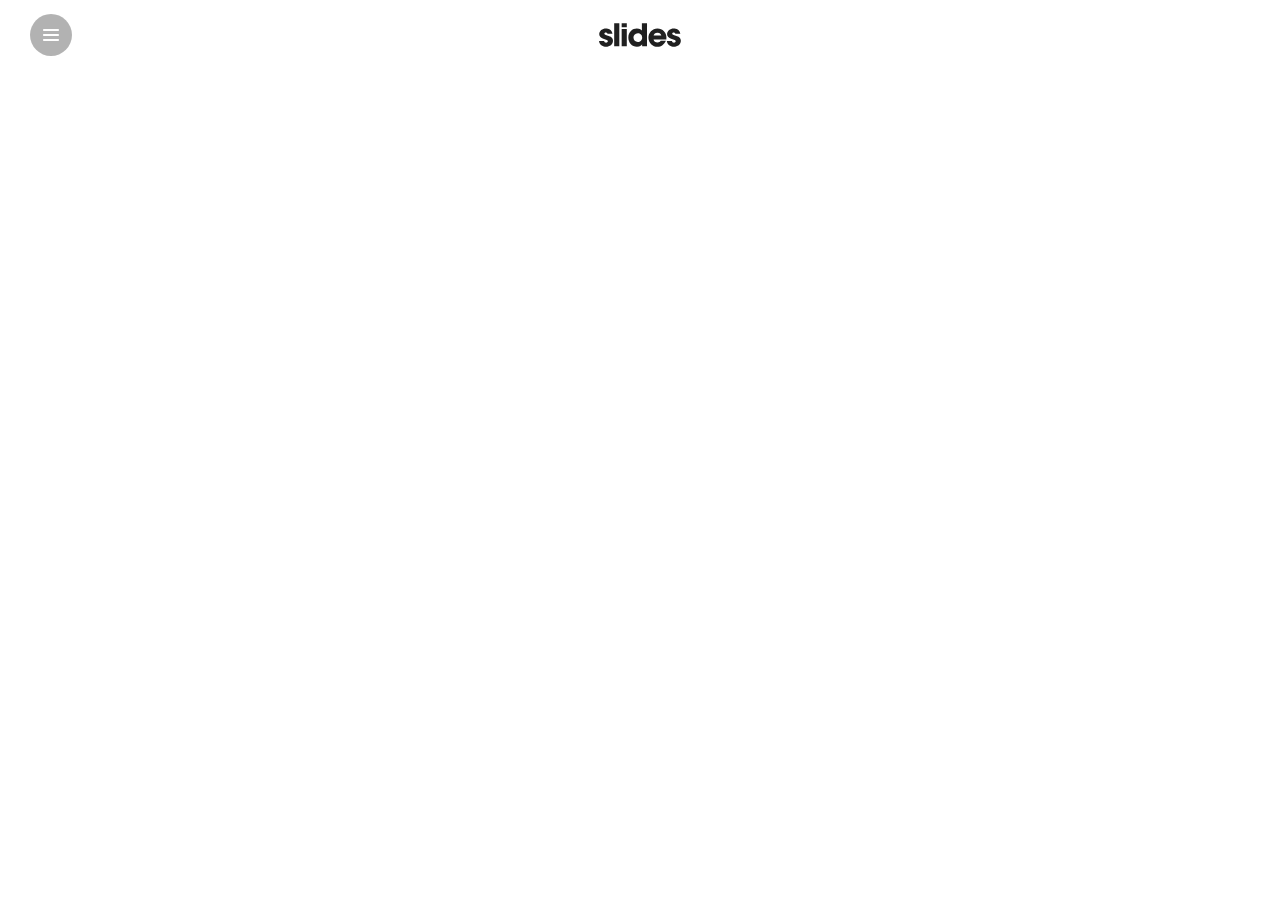
<file: journal.html>
<!DOCTYPE html>
<html lang="zh-Hant-TW">
<head>
  <meta charset="utf-8" />
  <meta name="viewport" content="width=device-width, initial-scale=1" />

  <!-- jQuery 3.3.1 -->
  <script src="https://ajax.googleapis.com/ajax/libs/jquery/3.3.1/jquery.min.js"></script>

  <!-- Slide -->
  <!--  Compressed Styles -->
  <!-- <link href="css/slides.min.css?41331" rel="stylesheet" type="text/css"> -->
  <link href="css/slides.css?41331" rel="stylesheet" type="text/css">
  <link href="css/custom.css?41331" rel="stylesheet" type="text/css">
  <!-- Compressed Scripts -->
  <!-- <script src="js/slides.min.js?41331" type="text/javascript"></script> -->
  <script src="js/slides.js?41331" type="text/javascript"></script>
  <script src="js/plugins.js?41331" type="text/javascript"></script>

  <title>劉承鑫建築事務所 - 日誌</title>
</head>
<body class="slides chain animated">
  <svg id="customSvgLibrary" xmlns="http://www.w3.org/2000/svg" style="display:none" id="customSvgLibrary">

    <symbol id="logo" viewBox="0 0 106 31"><title>Slides Framework</title><path d="M17.413 14.04c-.56-5.84-5.6-7-8.52-7-4.6 0-8.6 2.92-8.6 7.52 0 3 2.4 4.88 5.28 5.8 4.24 1.64 5.88 1.84 5.88 3.36 0 1.08-1.2 1.72-2.32 1.72-.28 0-2.24 0-2.52-2.04h-6.6c.6 5.84 5.68 7.36 9.04 7.36 4.92 0 9.04-2.88 9.04-7.76 0-4.8-4-5.92-7.76-6.96-1.76-.52-3.4-1.2-3.4-2.2 0-.6.48-1.48 1.88-1.48 1.96 0 2.04 1.2 2.08 1.68h6.52zm2.222 15.96h6.64v-29.6h-6.64v29.6zm9.662-24.56h6.64v-5.04h-6.64v5.04zm0 24.56h6.64v-22.2h-6.64v22.2zm32.782-29.6h-6.64v9.28c-.72-.72-2.6-2.64-6.52-2.64-5.64 0-11 4.28-11 11.8 0 6.68 4.4 11.88 11.12 11.88 4.48 0 6.08-2.2 6.72-3.12v2.4h6.32v-29.6zm-17.52 18.4c0-2.56 1.8-5.56 5.64-5.56 1.56 0 2.96.56 3.96 1.56 1 .96 1.64 2.32 1.64 3.92.08 1.64-.52 3.08-1.56 4.12s-2.52 1.68-4.12 1.68c-3.12 0-5.56-2.28-5.56-5.68v-.04zm42.502 2.4c.52-4.08-.32-7.64-3.12-10.64-2.08-2.2-5-3.52-8.4-3.52-6.76 0-11.64 5.72-11.64 11.92 0 6.6 5.4 11.76 11.76 11.76 2.28 0 4.48-.68 6.32-2 1.88-1.28 3.44-3.2 4.52-5.68h-6.8c-.8 1.16-1.92 2.08-4.04 2.08-2.6 0-4.84-1.56-5.12-3.92h16.52zm-16.44-5.04c.16-1.04 1.52-3.52 4.96-3.52s4.8 2.48 4.96 3.52h-9.92zm34.502-2.12c-.56-5.84-5.6-7-8.52-7-4.6 0-8.6 2.92-8.6 7.52 0 3 2.4 4.88 5.28 5.8 4.24 1.64 5.88 1.84 5.88 3.36 0 1.08-1.2 1.72-2.32 1.72-.28 0-2.24 0-2.52-2.04h-6.6c.6 5.84 5.68 7.36 9.04 7.36 4.92 0 9.04-2.88 9.04-7.76 0-4.8-4-5.92-7.76-6.96-1.76-.52-3.4-1.2-3.4-2.2 0-.6.48-1.48 1.88-1.48 1.96 0 2.04 1.2 2.08 1.68h6.52z"/></symbol>
    
    <symbol id="close" viewBox="0 0 30 30"><path d="M15 0c-8.3 0-15 6.7-15 15s6.7 15 15 15 15-6.7 15-15-6.7-15-15-15zm5.7 19.3c.4.4.4 1 0 1.4-.2.2-.4.3-.7.3s-.5-.1-.7-.3l-4.3-4.3-4.3 4.3c-.2.2-.4.3-.7.3s-.5-.1-.7-.3c-.4-.4-.4-1 0-1.4l4.3-4.3-4.3-4.3c-.4-.4-.4-1 0-1.4s1-.4 1.4 0l4.3 4.3 4.3-4.3c.4-.4 1-.4 1.4 0s.4 1 0 1.4l-4.3 4.3 4.3 4.3z"/></symbol>

    <symbol id="arrow-left" viewBox="0 0 29 56"><path d="M28.7.3c.4.4.4 1 0 1.4l-26.3 26.3 26.3 26.3c.4.4.4 1 0 1.4-.4.4-1 .4-1.4 0l-27-27c-.4-.4-.4-1 0-1.4l27-27c.3-.3 1-.4 1.4 0z"/></symbol>
    
    <symbol id="arrow-right" viewBox="0 0 29 56"><path d="M.3 55.7c-.4-.4-.4-1 0-1.4l26.3-26.3-26.3-26.3c-.4-.4-.4-1 0-1.4.4-.4 1-.4 1.4 0l27 27c.4.4.4 1 0 1.4l-27 27c-.3.3-1 .4-1.4 0z"/></symbol>

    <symbol id="back" viewBox="0 0 20 20"><path d="M2.3 10.7l5 5c.4.4 1 .4 1.4 0s.4-1 0-1.4l-3.3-3.3h11.6c.6 0 1-.4 1-1s-.4-1-1-1h-11.6l3.3-3.3c.4-.4.4-1 0-1.4-.2-.2-.4-.3-.7-.3s-.5.1-.7.3l-5 5c-.2.2-.3.5-.3.7 0 .2.1.5.3.7z"/></symbol>
    
    <symbol id="menu" viewBox="0 0 18 18"><path d="M16 5h-14c-.6 0-1-.4-1-1 0-.5.4-1 1-1h14c.5 0 1 .4 1 1s-.4 1-1 1zm-14 5h14c.5 0 1-.4 1-1 0-.5-.4-1-1-1h-14c-.6 0-1 .4-1 1s.4 1 1 1zm14 3h-14c-.5 0-1 .4-1 1 0 .5.4 1 1 1h14c.5 0 1-.4 1-1s-.4-1-1-1z"/></symbol>
    
    <symbol id="share" viewBox="0 0 18 18"><path d="M16 8c-.6 0-1 .4-1 1v6h-12v-6c0-.6-.4-1-1-1s-1 .4-1 1v6c0 1.1.9 2 2 2h12c1.1 0 2-.9 2-2v-6c0-.6-.4-1-1-1zm-2.3-2.3c.4-.4.4-1 0-1.4l-4-4c-.4-.4-1-.4-1.4 0l-4 4c-.4.4-.4 1 0 1.4s1 .4 1.4 0l2.3-2.3v7.6c0 .6.4 1 1 1s1-.4 1-1v-7.6l2.3 2.3c.4.4 1 .4 1.4 0z"/></symbol>

    <symbol id="arrow-down" viewBox="0 0 24 24"><path d="M12 18c-.2 0-.5-.1-.7-.3l-11-10c-.4-.4-.4-1-.1-1.4.4-.4 1-.4 1.4-.1l10.4 9.4 10.3-9.4c.4-.4 1-.3 1.4.1.4.4.3 1-.1 1.4l-11 10c-.1.2-.4.3-.6.3z"/></symbol>
    
    <symbol id="arrow-up" viewBox="0 0 24 24"><path d="M11.9 5.9c.2 0 .5.1.7.3l11 10c.4.4.4 1 .1 1.4-.4.4-1 .4-1.4.1l-10.4-9.4-10.3 9.4c-.4.4-1 .3-1.4-.1-.4-.4-.3-1 .1-1.4l11-10c.1-.2.4-.3.6-.3z"/></symbol>
    
    <symbol id="arrow-top" viewBox="0 0 18 18"><path d="M15.7 7.3l-6-6c-.4-.4-1-.4-1.4 0l-6 6c-.4.4-.4 1 0 1.4.4.4 1 .4 1.4 0l4.3-4.3v11.6c0 .6.4 1 1 1s1-.4 1-1v-11.6l4.3 4.3c.2.2.4.3.7.3s.5-.1.7-.3c.4-.4.4-1 0-1.4z"/></symbol>
    
    <symbol id="play" viewBox="0 0 30 30"><path d="M7 30v-30l22 15z"/></symbol>
    
    <symbol id="chat" viewBox="0 0 18 18"><path d="M5,17c-0.2,0-0.3,0-0.4-0.1C4.2,16.7,4,16.4,4,16v-2H2c-1.1,0-2-0.9-2-2V3c0-1.1,0.9-2,2-2h14c1.1,0,2,0.9,2,2v9 c0,1.1-0.9,2-2,2H9.3l-3.7,2.8C5.4,16.9,5.2,17,5,17z M2,12h3.5C5.8,12,6,12.2,6,12.5V14l2.4-1.8C8.6,12.1,8.8,12,9,12h7V3H2V12z M13,7H5C4.4,7,4,6.6,4,6s0.4-1,1-1h8c0.6,0,1,0.4,1,1S13.6,7,13,7z M13,10H5c-0.6,0-1-0.4-1-1s0.4-1,1-1h8c0.6,0,1,0.4,1,1 S13.6,10,13,10z"/></symbol>

    <symbol id="mail" viewBox="0 0 18 18"><path d="M16 2h-14c-1.1 0-2 .9-2 2v10c0 1.1.9 2 2 2h14c1.1 0 2-.9 2-2v-10c0-1.1-.9-2-2-2zm0 2v.5l-7 4.3-7-4.4v-.4h14zm-14 10v-7.2l6.5 4c.1.1.3.2.5.2s.4-.1.5-.2l6.5-4v7.2h-14z"/></symbol>

    <symbol id="sound-on" viewBox="0 0 18 18"><path d="M8.5,0.1C8.1-0.1,7.7,0,7.4,0.2L3.7,3H2C0.9,3,0,3.9,0,5v6c0,1.1,0.9,2,2,2h1.7l3.7,2.8C7.6,15.9,7.8,16,8,16 c0.2,0,0.3,0,0.4-0.1C8.8,15.7,9,15.4,9,15V1C9,0.6,8.8,0.3,8.5,0.1z M7,13l-2.4-1.8C4.4,11.1,4.2,11,4,11l-2,0l0-6h2 c0.2,0,0.4-0.1,0.6-0.2L7,3V13z M11.7,9.9l0.7,1.9C13.9,11.2,15,9.7,15,8c0-1.7-1.1-3.2-2.7-3.8l-0.7,1.9C12.5,6.4,13,7.2,13,8C13,8.9,12.5,9.6,11.7,9.9z M12.2,1.1l-0.3,2C14.3,3.5,16,5.6,16,8s-1.8,4.5-4.2,4.9l0.3,2C15.6,14.3,18,11.4,18,8C18,4.6,15.6,1.7,12.2,1.1z"/></symbol>
    
    <symbol id="sound-off" viewBox="0 0 18 18"><path d="M15.9,8l1.8-1.8c0.4-0.4,0.4-1,0-1.4s-1-0.4-1.4,0l-1.8,1.8l-1.8-1.8c-0.4-0.4-1-0.4-1.4,0s-0.4,1,0,1.4L13.1,8l-1.8,1.8 c-0.4,0.4-0.4,1,0,1.4c0.2,0.2,0.5,0.3,0.7,0.3s0.5-0.1,0.7-0.3l1.8-1.8l1.8,1.8c0.2,0.2,0.5,0.3,0.7,0.3s0.5-0.1,0.7-0.3 c0.4-0.4,0.4-1,0-1.4L15.9,8z M8.5,0.1C8.1-0.1,7.7,0,7.4,0.2L3.7,3H2C0.9,3,0,3.9,0,5v6c0,1.1,0.9,2,2,2h1.7l3.7,2.8C7.6,15.9,7.8,16,8,16 c0.2,0,0.3,0,0.4-0.1C8.8,15.7,9,15.4,9,15V1C9,0.6,8.8,0.3,8.5,0.1z M7,13l-2.4-1.8C4.4,11.1,4.2,11,4,11l-2,0l0-6h2 c0.2,0,0.4-0.1,0.6-0.2L7,3V13z"/></symbol>
    
    <!-- social -->
    <symbol id="apple" viewBox="-1 1 24 24"><path d="M17.6 13.8c0-3 2.5-4.5 2.6-4.6-1.4-2.1-3.6-2.3-4.4-2.4-1.9-.2-3.6 1.1-4.6 1.1-.9 0-2.4-1.1-4-1-2 0-3.9 1.2-5 3-2.1 3.7-.5 9.1 1.5 12.1 1 1.5 2.2 3.1 3.8 3 1.5-.1 2.1-1 3.9-1s2.4 1 4 1 2.7-1.5 3.7-2.9c1.2-1.7 1.6-3.3 1.7-3.4-.1-.1-3.2-1.3-3.2-4.9zm-3.1-9c.8-1 1.4-2.4 1.2-3.8-1.2 0-2.7.8-3.5 1.8-.8.9-1.5 2.3-1.3 3.7 1.4.1 2.8-.7 3.6-1.7z"/></symbol>

    <symbol id="dribbble" viewBox="0 0 24 24"><path d="M12 0c-6.7 0-12 5.3-12 12s5.3 12 12 12 12-5.3 12-12-5.3-12-12-12zm7.9 5.7c1.3 1.7 2.1 3.9 2.3 6.1-.4-.1-2.4-.4-4.7-.4-.8 0-1.5 0-2.3.1 0-.1-.1-.3-.3-.5l-.7-1.5c3.7-1.4 5.3-3.4 5.7-3.8zm-7.9-3.8c2.5 0 4.9.9 6.7 2.5-.3.4-1.9 2.3-5.2 3.6-1.6-2.9-3.3-5.3-3.7-5.9.6-.1 1.4-.2 2.2-.2zm-4.4 1c.4.6 2.1 3 3.7 5.8-4.4 1.2-8.2 1.2-9.2 1.2h-.1c.8-3.1 2.9-5.6 5.6-7zm-5.7 9.1v-.3h.3c1.2 0 5.6-.1 10.1-1.5l.8 1.6c-.1 0-.3 0-.4.1-5.1 1.6-7.9 6-8.3 6.7-1.6-1.7-2.5-4.1-2.5-6.6zm10.1 10.1c-2.3 0-4.4-.8-6.1-2.1.3-.5 2.4-4.4 7.9-6.3 1.3 3.6 2 6.7 2.1 7.6-1.2.6-2.6.8-3.9.8zm5.7-1.8c-.1-.8-.7-3.6-2-7.1.7-.1 1.3-.1 2-.1 2.1 0 3.7.4 4.1.5-.3 2.8-1.8 5.2-4.1 6.7z"/></symbol>

    <symbol id="facebook" viewBox="0 0 24 24"><path d="M24 1.3v21.3c0 .7-.6 1.3-1.3 1.3h-6.1v-9.3h3.1l.5-3.6h-3.6v-2.2c0-1.1.3-1.8 1.8-1.8h1.9v-3.2c-.3 0-1.5-.1-2.8-.1-2.8 0-4.7 1.7-4.7 4.8v2.7h-3.1v3.6h3.1v9.2h-11.5c-.7 0-1.3-.6-1.3-1.3v-21.4c0-.7.6-1.3 1.3-1.3h21.3c.8 0 1.4.6 1.4 1.3z"/></symbol>

    <symbol id="facebook2" viewBox="0 0 512 512"><path d="M288 176v-64c0-17.664 14.336-32 32-32h32v-80h-64c-53.024 0-96 42.976-96 96v80h-64v80h64v256h96v-256h64l32-80h-96z"/></symbol>
    
    <symbol id="fb-like" viewBox="0 0 20 20"><path d="M0 8v12h5v-12h-5zm2.5 10.8c-.4 0-.8-.3-.8-.8 0-.4.3-.8.8-.8s.8.3.8.8c0 .4-.4.8-.8.8zm3.5-.8h9.5c1.1 0 1.7-1 1.7-1.7 0-.3-.4-1-.4-1 1.4-.3 1.7-1.2 1.7-1.7-.1-.5-.3-.9-.5-1 1-.4 1.5-1.1 1.4-1.9-.1-.8-1-1.5-1-1.5 1-.6.9-1.5.9-1.5-.3-1.3-1.5-1.7-1.7-1.7h-5.6s.3-.5.3-2.4-1.3-3.6-2.6-3.6c0 0-.7.1-1 .3v3.5l-2.7 4.4v9.8z"/></symbol>
    
    <symbol id="googlePlus" viewBox="0 1 24 24"><path d="M7.8 13.5h4.6c-.6 2-2.5 3.4-4.6 3.4-2.7 0-4.9-2.2-4.9-4.9s2.2-4.9 4.9-4.9c1.1 0 2.1.3 3 1l1.8-2.4c-1.4-1.1-3-1.6-4.8-1.6-4.3 0-7.9 3.5-7.9 7.9s3.5 7.9 7.9 7.9 7.9-3.5 7.9-7.9v-1.5h-7.9v3zM21.7 11v-2.2h-2v2.2h-2.2v2h2.2v2.2h2v-2.2h2.2v-2z"/></symbol>
    
    <symbol id="instagram" viewBox="0 0 20 20"><circle cx="10" cy="10" r="3.3"/><path d="M13,0H7C2.2,0,0,2.2,0,7v6c0,4.8,2.1,7,7,7h6c4.8,0,7-2.2,7-7V7C20,2.2,17.9,0,13,0z M10,15.1c-2.8,0-5.1-2.3-5.1-5.1 S7.2,4.9,10,4.9s5.1,2.3,5.1,5.1S12.8,15.1,10,15.1z M15.3,5.9c-0.7,0-1.2-0.5-1.2-1.2c0-0.7,0.5-1.2,1.2-1.2s1.2,0.5,1.2,1.2 C16.5,5.3,16,5.9,15.3,5.9z"/></symbol>

    <symbol id="behance" viewBox="0 0 511.958 511.958"><path d="M210.624 240.619c10.624-5.344 18.656-11.296 24.16-17.728 9.792-11.584 14.624-26.944 14.624-45.984 0-18.528-4.832-34.368-14.496-47.648-16.128-21.632-43.424-32.704-82.016-33.28h-152.896v312.096h142.56c16.064 0 30.944-1.376 44.704-4.192 13.76-2.848 25.664-8.064 35.744-15.68 8.96-6.624 16.448-14.848 22.4-24.544 9.408-14.656 14.112-31.264 14.112-49.76 0-17.92-4.128-33.184-12.32-45.728-8.288-12.544-20.448-21.728-36.576-27.552zm-147.552-90.432h68.864c15.136 0 27.616 1.632 37.408 4.864 11.328 4.704 16.992 14.272 16.992 28.864 0 13.088-4.32 22.24-12.864 27.392-8.608 5.152-19.776 7.744-33.472 7.744h-76.928v-68.864zm108.896 198.24c-7.616 3.68-18.336 5.504-32.064 5.504h-76.832v-83.232h77.888c13.568.096 24.128 1.888 31.68 5.248 13.44 6.08 20.128 17.216 20.128 33.504 0 19.2-6.912 32.128-20.8 38.976zM327.168 110.539h135.584v38.848h-135.584zM509.856 263.851c-2.816-18.08-9.024-33.984-18.688-47.712-10.592-15.552-24.032-26.944-40.384-34.144-16.288-7.232-34.624-10.848-55.04-10.816-34.272 0-62.112 10.72-83.648 32-21.472 21.344-32.224 52.032-32.224 92.032 0 42.656 11.872 73.472 35.744 92.384 23.776 18.944 51.232 28.384 82.4 28.384 37.728 0 67.072-11.232 88.032-33.632 13.408-14.144 20.992-28.064 22.656-41.728h-62.464c-3.616 6.752-7.808 12.032-12.608 15.872-8.704 7.04-20.032 10.56-33.92 10.56-13.216 0-24.416-2.912-33.76-8.704-15.424-9.28-23.488-25.536-24.512-48.672h170.464c.256-19.936-.384-35.264-2.048-45.824zm-166.88 5.984c2.24-15.008 7.68-26.912 16.32-35.712 8.64-8.768 20.864-13.184 36.512-13.216 14.432 0 26.496 4.128 36.32 12.416 9.696 8.352 15.168 20.48 16.288 36.512h-105.44z"/></symbol>
    
    <symbol id="linkedin" viewBox="0 0 24 24"><path d="M5.9 21.9h-4.7v-14.2h4.7v14.2zm-2.3-16.1c-1.6 0-2.6-1.1-2.6-2.5s1-2.5 2.7-2.5c1.6 0 2.6 1 2.6 2.5-.1 1.4-1.2 2.5-2.7 2.5zm19.2 16.1h-4.7v-7.6c0-2-.7-3.3-2.3-3.3-1.3 0-2.1.9-2.5 1.7-.1.3-.1.8-.1 1.2v7.9h-4.7v-14.1h4.7v2c.7-.9 1.7-2.3 4.3-2.3 3.1 0 5.5 2.1 5.5 6.4v8.2h-.2z"/></symbol>

    <symbol id="medium" viewBox="0 0 130.8 104"><path d="M15.5 21.2c.2-1.6-.5-3.2-1.7-4.3l-12.1-14.7v-2.2h38l29.3 64.4 25.8-64.4h36.2v2.2l-10.5 10c-.9.7-1.3 1.8-1.2 2.9v73.7c0 1.1.3 2.2 1.2 2.9l10.2 10v2.2h-51.3v-2.2l10.6-10.2c1-1 1-1.3 1-2.9v-59.6l-29.4 74.7h-4l-34.2-74.7v50.3c0 2.2.4 4.2 1.9 5.7l13.7 16.8v2.2h-39v-2.2l13.8-16.7c1.5-1.5 1.8-3.3 1.8-5.7l-.1-58.2z"/></symbol>
    
    <symbol id="pinterest" viewBox="0 0 24 24"><path d="M5.9 13.9c1.2-2-.4-2.5-.6-4-1-6.1 7.1-10.2 11.4-6 2.9 2.9 1 12-3.7 11-4.6-.9 2.2-8.1-1.4-9.5-3-1.1-4.6 3.6-3.2 5.9-.8 4-2.5 7.7-1.8 12.7 2.3-1.7 3.1-4.8 3.7-8.1 1.2.7 1.8 1.4 3.3 1.5 5.5.4 8.6-5.4 7.8-10.7-.7-4.7-5.5-7.1-10.6-6.6-4.1.4-8.1 3.7-8.3 8.3-.1 2.8.7 4.9 3.4 5.5z"/></symbol>
    
    <symbol id="stumbleupon" viewBox="0 0 24 24"><path d="M13.3 9.6l1.6.8 2.5-.8v-1.4c0-3-2.4-5.4-5.4-5.4s-5.4 2.4-5.4 5.4v7.5c0 .7-.6 1.3-1.3 1.3s-1.3-.6-1.3-1.3v-3.2h-4v3.2c0 3 2.4 5.4 5.4 5.4s5.4-2.4 5.4-5.4v-7.5c0-.7.6-1.3 1.3-1.3s1.3.6 1.3 1.3l-.1 1.4zm6.6 2.9v3.2c0 .7-.6 1.3-1.3 1.3s-1.3-.6-1.3-1.3v-3.2l-2.5.8-1.6-.8v3.2c0 3 2.4 5.4 5.4 5.4s5.4-2.4 5.4-5.4v-3.2h-4.1z"/></symbol>
    
    <symbol id="twitter" viewBox="0 1 24 23"><path d="M21.5 7.6v.6c0 6.6-5 14.1-14 14.1-2.8 0-5.4-.8-7.6-2.2l1.2.1c2.3 0 4.4-.8 6.1-2.1-2.2 0-4-1.5-4.6-3.4.3.1.6.1.9.1.5 0 .9-.1 1.3-.2-2.1-.6-3.8-2.6-3.8-5 .7.4 1.4.6 2.2.6-1.3-.9-2.2-2.4-2.2-4.1 0-.9.2-1.8.7-2.5 2.4 3 6.1 5 10.2 5.2-.1-.4-.1-.7-.1-1.1 0-2.7 2.2-5 4.9-5 1.4 0 2.7.6 3.6 1.6 1-.3 2.1-.7 3-1.3-.4 1.2-1.1 2.1-2.2 2.7 1-.1 1.9-.4 2.8-.8-.6 1.1-1.4 2-2.4 2.7z"/></symbol>
    
    <symbol id="tumblr" viewBox="0 0 23 23"><path d="M12.573 4.94v-4.94h-3.188c-.072.183-.11.4-.11.622-.034.107-.072.184-.072.293-.328 1.829-1.28 3.11-2.892 3.807-.476.218-.914.253-1.39.218v3.987h2.342c.039 5.603.039 8.493.039 8.64v.332c.294 2.449 1.573 3.914 3.843 4.463.914.257 1.901.366 2.892.366 1.279-.036 2.525-.256 3.771-.659v-4.685c-.731.22-1.395.402-1.977.583-1.135.333-2.087.113-2.857-.619-.073-.11-.183-.257-.221-.403-.106-.586-.178-1.206-.178-1.795v-6.222h5.083v-3.988h-5.085z"/></symbol>

    <symbol id="xing" viewBox="0 0 24 24"><path d="M3.647 4.74c-.208 0-.384.073-.472.216-.091.148-.077.338.02.531l2.34 4.051v.02l-3.678 6.49c-.096.191-.091.383 0 .531.088.142.244.236.452.236h3.461c.518 0 .767-.349.944-.669l3.737-6.608-2.38-4.15c-.172-.307-.433-.649-.964-.649h-3.46zm14.542-4.74c-.517 0-.741.326-.927.659l-7.702 13.658 4.918 9.023c.172.307.437.659.967.659h3.457c.208 0 .371-.079.459-.221.092-.148.09-.343-.007-.535l-4.88-8.915v-.023l7.664-13.551c.096-.191.098-.386.007-.534-.088-.142-.252-.221-.46-.221h-3.496z"/></symbol>

    <symbol id="whatsapp" viewBox="0 0 512 512"><path d="M256.064 0h-.128c-141.152 0-255.936 114.816-255.936 256 0 56 18.048 107.904 48.736 150.048l-31.904 95.104 98.4-31.456c40.48 26.816 88.768 42.304 140.832 42.304 141.152 0 255.936-114.848 255.936-256s-114.784-256-255.936-256zm148.96 361.504c-6.176 17.44-30.688 31.904-50.24 36.128-13.376 2.848-30.848 5.12-89.664-19.264-75.232-31.168-123.68-107.616-127.456-112.576-3.616-4.96-30.4-40.48-30.4-77.216s18.656-54.624 26.176-62.304c6.176-6.304 16.384-9.184 26.176-9.184 3.168 0 6.016.16 8.576.288 7.52.32 11.296.768 16.256 12.64 6.176 14.88 21.216 51.616 23.008 55.392 1.824 3.776 3.648 8.896 1.088 13.856-2.4 5.12-4.512 7.392-8.288 11.744-3.776 4.352-7.36 7.68-11.136 12.352-3.456 4.064-7.36 8.416-3.008 15.936 4.352 7.36 19.392 31.904 41.536 51.616 28.576 25.44 51.744 33.568 60.032 37.024 6.176 2.56 13.536 1.952 18.048-2.848 5.728-6.176 12.8-16.416 20-26.496 5.12-7.232 11.584-8.128 18.368-5.568 6.912 2.4 43.488 20.48 51.008 24.224 7.52 3.776 12.48 5.568 14.304 8.736 1.792 3.168 1.792 18.048-4.384 35.52z"/></symbol>
    
    <symbol id="youtube" viewBox="0 0 24 24"><path d="M23.6 6.3c-.3-1.2-1.4-2.2-2.6-2.3-3-.3-6-.3-9-.3s-6 0-9 .3c-1.2.1-2.3 1.1-2.6 2.3-.4 1.8-.4 3.8-.4 5.7 0 1.9 0 3.9.4 5.7.3 1.2 1.4 2.2 2.6 2.3 3 .3 6 .3 9 .3s6 0 9-.3c1.3-.1 2.3-1.1 2.6-2.4.4-1.7.4-3.7.4-5.6 0-1.9 0-3.9-.4-5.7zm-14.1 9v-6.6l6.5 3.3-6.5 3.3z"/></symbol>

  </svg>

  <!-- Navigation -->
  <!-- <nav class="side pole">
      <div class="navigation">
          <ul></ul>
      </div>
  </nav> -->

  <!-- <nav class="panel top">
    <div class="sections desktop">
      <div class="left"><a href="#" title="Slides Framework"><svg style="width:82px;height:24px"><use xmlns:xlink="http://www.w3.org/1999/xlink" xlink:href="#logo"></use></svg></a></div>
      <div class="right">
        <ul class="menu">
          <li><a href="#">Tour</a></li>
          <li><a href="#">Upgrade</a></li>
          <li><a href="#">Help</a></li>
          <li><a href="#">Explore</a></li>
        </ul>
        <a class="button blue rounded small" href="#">Profile</a> 
      </div>
    </div>
    <div class="sections compact hidden">
      <div class="left"><a href="#" title="Slides Framework"><svg style="width:82px;height:24px"><use xmlns:xlink="http://www.w3.org/1999/xlink" xlink:href="#logo"></use></svg></a></div>
      <div class="right"><span class="button actionButton sidebarTrigger" data-sidebar-id="1"><svg><use xmlns:xlink="http://www.w3.org/1999/xlink" xlink:href="#menu"></use></svg></span></div>
    </div>
  </nav> -->

  <nav class="panel top hideOnScroll">
    <div class="sections">
      <div class="center"><a href="index.html" title="劉承鑫建築事務所"><svg style="width:82px;height:24px"><use xmlns:xlink="http://www.w3.org/1999/xlink" xlink:href="#logo"></use></svg></a></div>
    </div>
  </nav>
  <nav class="panel top">
    <div class="sections">
      <div class="left"><span class="button actionButton sidebarTrigger" data-sidebar-id="1"><svg><use xmlns:xlink="http://www.w3.org/1999/xlink" xlink:href="#menu"></use></svg></span></div>
    </div>
  </nav>

  <!-- Sidebar -->
  <div class='grid'>
    <nav class="sidebar white left col-12-12" data-sidebar-id="1">
      <div class="close"><svg><use xmlns:xlink="http://www.w3.org/1999/xlink" xlink:href="#close"></use></svg></div>
      <div class="content">
        <a href="index.html" class="logo"><svg width="100" height="30"><use xmlns:xlink="http://www.w3.org/1999/xlink" xlink:href="#logo"></use></svg></a>
        <ul class="mainMenu margin-top-3 big">
          <li><a href="journal.html">日誌</a></li>
          <li><a href="product.html">作品</a></li>
          <li><a href="company.html">事務所簡介</a></li>
        </ul>
        <ul class="social opacity-8">
          <li><a href="https://www.facebook.com/chenghsinliu0930"><svg><use xmlns:xlink="http://www.w3.org/1999/xlink" xlink:href="#facebook"></use></svg></a></li>
          <!-- <li><a href="#"><svg><use xmlns:xlink="http://www.w3.org/1999/xlink" xlink:href="#twitter"></use></svg></a></li> -->
          <!-- <li><a href="#"><svg><use xmlns:xlink="http://www.w3.org/1999/xlink" xlink:href="#instagram"></use></svg></a></li> -->
        </ul>
      </div>
    </nav>
  </div>

  <!-- one -->
  <section class="slide fade-6 kenBurns whiteSlide">
    <div class="content">
      <div class="container">
        <div class="wrap noSpaces">

          <div class="margin-top-10 margin-bottom-20 ">
            <ul class="flex fixedSpaces later">

              <li class="col-12-12 margin-bottom-1">
                <iframe src="https://www.facebook.com/plugins/post.php?href=https%3A%2F%2Fwww.facebook.com%2Fchenghsinliu0930%2Fposts%2F3139720362725234&width=500" width="500" height="277" style="border:none;overflow:hidden;font-family: 'Helvetica Neue', 'Helvetica','Arial',sans-serif;" scrolling="no" frameborder="0" allowTransparency="true" allow="encrypted-media"></iframe>
              </li>
              <li class="col-12-12 margin-bottom-1">
                <iframe src="https://www.facebook.com/plugins/post.php?href=https%3A%2F%2Fwww.facebook.com%2Fchenghsinliu0930%2Fposts%2F3128525577178046&width=500" width="500" height="195" style="border:none;overflow:hidden;font-family: 'Helvetica Neue', 'Helvetica','Arial',sans-serif;" scrolling="no" frameborder="0" allowTransparency="true" allow="encrypted-media"></iframe>
              </li>
              <li class="col-12-12 margin-bottom-1">
                <iframe src="https://www.facebook.com/plugins/post.php?href=https%3A%2F%2Fwww.facebook.com%2Fchenghsinliu0930%2Fposts%2F3126340587396545&width=500" width="500" height="195" style="border:none;overflow:hidden;font-family: 'Helvetica Neue', 'Helvetica','Arial',sans-serif;" scrolling="no" frameborder="0" allowTransparency="true" allow="encrypted-media"></iframe>
              </li>
              <li class="col-12-12 margin-bottom-1">
                <iframe src="https://www.facebook.com/plugins/post.php?href=https%3A%2F%2Fwww.facebook.com%2Fchenghsinliu0930%2Fposts%2F3124138444283426&width=500" width="500" height="471" style="border:none;overflow:hidden;font-family: 'Helvetica Neue', 'Helvetica','Arial',sans-serif;" scrolling="no" frameborder="0" allowTransparency="true" allow="encrypted-media"></iframe>
              </li>

              <li class="col-12-12 margin-bottom-1">
                <iframe src="https://www.facebook.com/plugins/post.php?href=https%3A%2F%2Fwww.facebook.com%2Fchenghsinliu0930%2Fposts%2F3115179081846029&width=500" width="500" height="195" style="border:none;overflow:hidden;font-family: 'Helvetica Neue', 'Helvetica','Arial',sans-serif;" scrolling="no" frameborder="0" allowTransparency="true" allow="encrypted-media"></iframe>
              </li>
            </ul>
          </div>
  
        </div>
      </div>
    </div>
    <!-- <div class="background" style="background-image:url(assets/img/background/img-90.jpg)"></div> -->
  </section>

  <nav class="panel bottom hideOnScroll bottomInitHide">

    <!-- <div class="sections">
      <div class="center">
          <ul class="menu crop">
            <li><a href="https://www.facebook.com/chenghsinliu0930" target="_blank"><svg><use xmlns:xlink="http://www.w3.org/1999/xlink" xlink:href="#facebook"></use></svg></a></li>
            <li><a href="http://twitter.com/designmodo" target="_blank"><svg><use xmlns:xlink="http://www.w3.org/1999/xlink" xlink:href="#twitter"></use></svg></a></li>
            <li><a href="http://instagram.com/designmodo" target="_blank"><svg><use xmlns:xlink="http://www.w3.org/1999/xlink" xlink:href="#instagram"></use></svg></a></li>
          </ul>
        </div>
      </div>
    </div> -->

    <div class="sections">
      <div class="left"></div>
      <div class="center"><a href="index.html" class="opacity-8">Available <svg style="height:21px;"><use xmlns:xlink="http://www.w3.org/1999/xlink" xlink:href="#apple"></use></svg> iPhone</a></div>
      <div class="right"><span data-dropdown-id="2" class="button actionButton dropdownTrigger"><svg><use xmlns:xlink="http://www.w3.org/1999/xlink" xlink:href="#share"></use></svg></span></div>
    </div>

  </nav>

  <!-- Share Window -->
  <div class="dropdown share bottom right" data-dropdown-id="2">
    <div class="center padding-2">
      <div class="title">Share</div>
      <a href="#">Contact us</a>
    </div>
    <ul>
      <li class="social-facebook"><svg><use xmlns:xlink="http://www.w3.org/1999/xlink" xlink:href="#fb-like"></use></svg></li>
      <li class="social-twitter"><svg><use xmlns:xlink="http://www.w3.org/1999/xlink" xlink:href="#twitter"></use></svg></li>
      <li class="social-pinterest"><svg><use xmlns:xlink="http://www.w3.org/1999/xlink" xlink:href="#pinterest"></use></svg></li>
      <li class="social-linkedin"><svg><use xmlns:xlink="http://www.w3.org/1999/xlink" xlink:href="#linkedin"></use></svg></li>
      <li class="mail" data-subject="Subject" data-body="Body">share by email</li>
    </ul>
  </div>

  <!-- Loading Progress Bar -->
  <div class="progress-bar blue"></div>

</body>
</html>
</file>
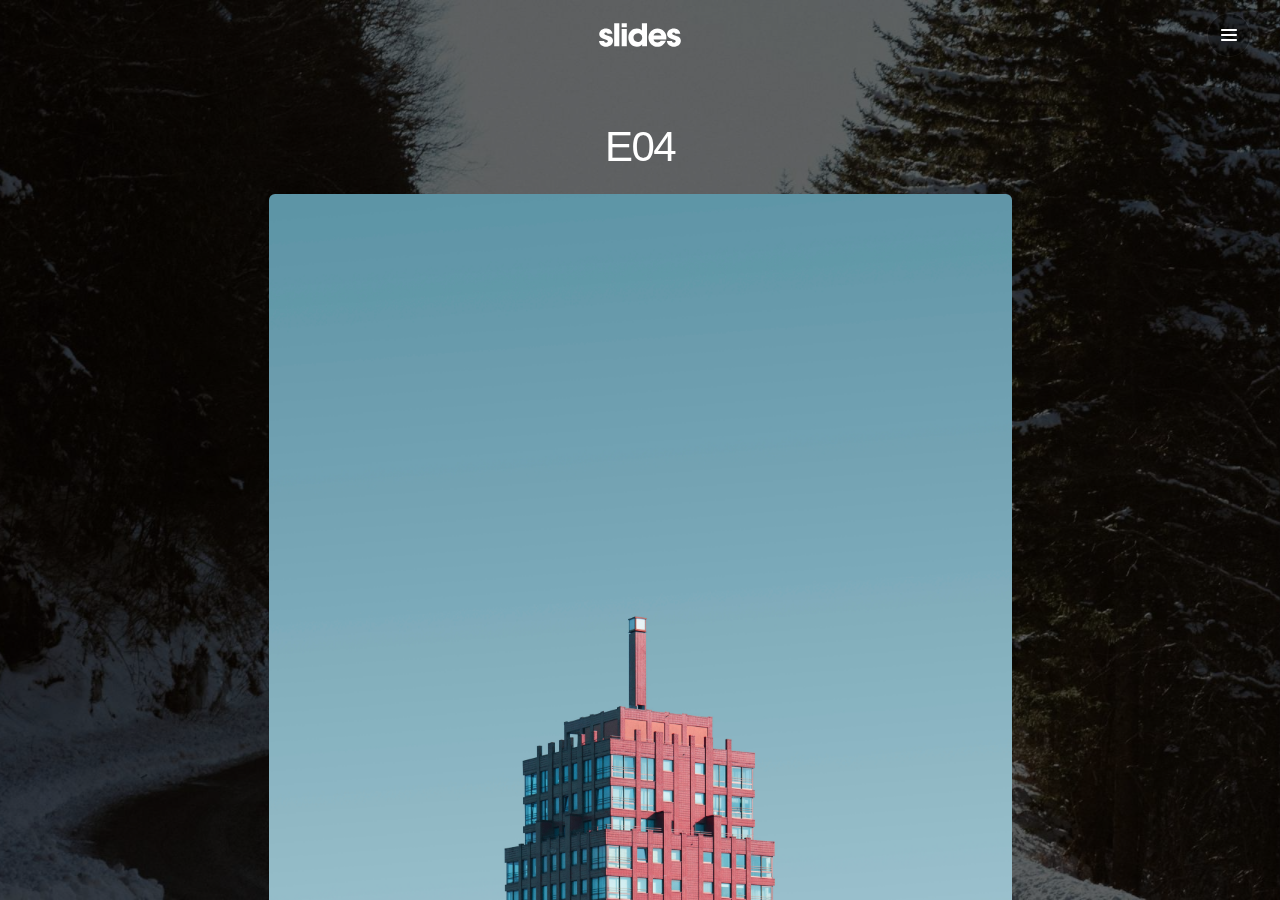
<file: patent.html>
<!DOCTYPE html>
<html lang="en">
<head>
  <meta charset="utf-8" />
  <meta name="viewport" content="width=device-width, initial-scale=1" />

  <!-- jQuery 3.3.1 -->
  <script src="https://ajax.googleapis.com/ajax/libs/jquery/3.3.1/jquery.min.js"></script>

  <!-- Slide -->
  <!--  Compressed Styles -->
  <!-- <link href="css/slides.min.css?41331" rel="stylesheet" type="text/css"> -->
  <link href="css/slides.css?41331" rel="stylesheet" type="text/css">
  <!-- Compressed Scripts -->
  <!-- <script src="js/slides.min.js?41331" type="text/javascript"></script> -->
  <script src="js/slides.js?41331" type="text/javascript"></script>
  <script src="js/plugins.js?41331" type="text/javascript"></script>

  <title>劉承鑫建築事務所</title>
</head>
<body class="slides chain simplifiedMobile animated">
  <svg id="customSvgLibrary" xmlns="http://www.w3.org/2000/svg" style="display:none" id="customSvgLibrary">

    <symbol id="logo" viewBox="0 0 106 31"><title>Slides Framework</title><path d="M17.413 14.04c-.56-5.84-5.6-7-8.52-7-4.6 0-8.6 2.92-8.6 7.52 0 3 2.4 4.88 5.28 5.8 4.24 1.64 5.88 1.84 5.88 3.36 0 1.08-1.2 1.72-2.32 1.72-.28 0-2.24 0-2.52-2.04h-6.6c.6 5.84 5.68 7.36 9.04 7.36 4.92 0 9.04-2.88 9.04-7.76 0-4.8-4-5.92-7.76-6.96-1.76-.52-3.4-1.2-3.4-2.2 0-.6.48-1.48 1.88-1.48 1.96 0 2.04 1.2 2.08 1.68h6.52zm2.222 15.96h6.64v-29.6h-6.64v29.6zm9.662-24.56h6.64v-5.04h-6.64v5.04zm0 24.56h6.64v-22.2h-6.64v22.2zm32.782-29.6h-6.64v9.28c-.72-.72-2.6-2.64-6.52-2.64-5.64 0-11 4.28-11 11.8 0 6.68 4.4 11.88 11.12 11.88 4.48 0 6.08-2.2 6.72-3.12v2.4h6.32v-29.6zm-17.52 18.4c0-2.56 1.8-5.56 5.64-5.56 1.56 0 2.96.56 3.96 1.56 1 .96 1.64 2.32 1.64 3.92.08 1.64-.52 3.08-1.56 4.12s-2.52 1.68-4.12 1.68c-3.12 0-5.56-2.28-5.56-5.68v-.04zm42.502 2.4c.52-4.08-.32-7.64-3.12-10.64-2.08-2.2-5-3.52-8.4-3.52-6.76 0-11.64 5.72-11.64 11.92 0 6.6 5.4 11.76 11.76 11.76 2.28 0 4.48-.68 6.32-2 1.88-1.28 3.44-3.2 4.52-5.68h-6.8c-.8 1.16-1.92 2.08-4.04 2.08-2.6 0-4.84-1.56-5.12-3.92h16.52zm-16.44-5.04c.16-1.04 1.52-3.52 4.96-3.52s4.8 2.48 4.96 3.52h-9.92zm34.502-2.12c-.56-5.84-5.6-7-8.52-7-4.6 0-8.6 2.92-8.6 7.52 0 3 2.4 4.88 5.28 5.8 4.24 1.64 5.88 1.84 5.88 3.36 0 1.08-1.2 1.72-2.32 1.72-.28 0-2.24 0-2.52-2.04h-6.6c.6 5.84 5.68 7.36 9.04 7.36 4.92 0 9.04-2.88 9.04-7.76 0-4.8-4-5.92-7.76-6.96-1.76-.52-3.4-1.2-3.4-2.2 0-.6.48-1.48 1.88-1.48 1.96 0 2.04 1.2 2.08 1.68h6.52z"/></symbol>
    
    <symbol id="close" viewBox="0 0 30 30"><path d="M15 0c-8.3 0-15 6.7-15 15s6.7 15 15 15 15-6.7 15-15-6.7-15-15-15zm5.7 19.3c.4.4.4 1 0 1.4-.2.2-.4.3-.7.3s-.5-.1-.7-.3l-4.3-4.3-4.3 4.3c-.2.2-.4.3-.7.3s-.5-.1-.7-.3c-.4-.4-.4-1 0-1.4l4.3-4.3-4.3-4.3c-.4-.4-.4-1 0-1.4s1-.4 1.4 0l4.3 4.3 4.3-4.3c.4-.4 1-.4 1.4 0s.4 1 0 1.4l-4.3 4.3 4.3 4.3z"/></symbol>

    <symbol id="arrow-left" viewBox="0 0 29 56"><path d="M28.7.3c.4.4.4 1 0 1.4l-26.3 26.3 26.3 26.3c.4.4.4 1 0 1.4-.4.4-1 .4-1.4 0l-27-27c-.4-.4-.4-1 0-1.4l27-27c.3-.3 1-.4 1.4 0z"/></symbol>
    
    <symbol id="arrow-right" viewBox="0 0 29 56"><path d="M.3 55.7c-.4-.4-.4-1 0-1.4l26.3-26.3-26.3-26.3c-.4-.4-.4-1 0-1.4.4-.4 1-.4 1.4 0l27 27c.4.4.4 1 0 1.4l-27 27c-.3.3-1 .4-1.4 0z"/></symbol>

    <symbol id="back" viewBox="0 0 20 20"><path d="M2.3 10.7l5 5c.4.4 1 .4 1.4 0s.4-1 0-1.4l-3.3-3.3h11.6c.6 0 1-.4 1-1s-.4-1-1-1h-11.6l3.3-3.3c.4-.4.4-1 0-1.4-.2-.2-.4-.3-.7-.3s-.5.1-.7.3l-5 5c-.2.2-.3.5-.3.7 0 .2.1.5.3.7z"/></symbol>
    
    <symbol id="menu" viewBox="0 0 18 18"><path d="M16 5h-14c-.6 0-1-.4-1-1 0-.5.4-1 1-1h14c.5 0 1 .4 1 1s-.4 1-1 1zm-14 5h14c.5 0 1-.4 1-1 0-.5-.4-1-1-1h-14c-.6 0-1 .4-1 1s.4 1 1 1zm14 3h-14c-.5 0-1 .4-1 1 0 .5.4 1 1 1h14c.5 0 1-.4 1-1s-.4-1-1-1z"/></symbol>
    
    <symbol id="share" viewBox="0 0 18 18"><path d="M16 8c-.6 0-1 .4-1 1v6h-12v-6c0-.6-.4-1-1-1s-1 .4-1 1v6c0 1.1.9 2 2 2h12c1.1 0 2-.9 2-2v-6c0-.6-.4-1-1-1zm-2.3-2.3c.4-.4.4-1 0-1.4l-4-4c-.4-.4-1-.4-1.4 0l-4 4c-.4.4-.4 1 0 1.4s1 .4 1.4 0l2.3-2.3v7.6c0 .6.4 1 1 1s1-.4 1-1v-7.6l2.3 2.3c.4.4 1 .4 1.4 0z"/></symbol>

    <symbol id="arrow-down" viewBox="0 0 24 24"><path d="M12 18c-.2 0-.5-.1-.7-.3l-11-10c-.4-.4-.4-1-.1-1.4.4-.4 1-.4 1.4-.1l10.4 9.4 10.3-9.4c.4-.4 1-.3 1.4.1.4.4.3 1-.1 1.4l-11 10c-.1.2-.4.3-.6.3z"/></symbol>
    
    <symbol id="arrow-up" viewBox="0 0 24 24"><path d="M11.9 5.9c.2 0 .5.1.7.3l11 10c.4.4.4 1 .1 1.4-.4.4-1 .4-1.4.1l-10.4-9.4-10.3 9.4c-.4.4-1 .3-1.4-.1-.4-.4-.3-1 .1-1.4l11-10c.1-.2.4-.3.6-.3z"/></symbol>
    
    <symbol id="arrow-top" viewBox="0 0 18 18"><path d="M15.7 7.3l-6-6c-.4-.4-1-.4-1.4 0l-6 6c-.4.4-.4 1 0 1.4.4.4 1 .4 1.4 0l4.3-4.3v11.6c0 .6.4 1 1 1s1-.4 1-1v-11.6l4.3 4.3c.2.2.4.3.7.3s.5-.1.7-.3c.4-.4.4-1 0-1.4z"/></symbol>
    
    <symbol id="play" viewBox="0 0 30 30"><path d="M7 30v-30l22 15z"/></symbol>
    
    <symbol id="chat" viewBox="0 0 18 18"><path d="M5,17c-0.2,0-0.3,0-0.4-0.1C4.2,16.7,4,16.4,4,16v-2H2c-1.1,0-2-0.9-2-2V3c0-1.1,0.9-2,2-2h14c1.1,0,2,0.9,2,2v9 c0,1.1-0.9,2-2,2H9.3l-3.7,2.8C5.4,16.9,5.2,17,5,17z M2,12h3.5C5.8,12,6,12.2,6,12.5V14l2.4-1.8C8.6,12.1,8.8,12,9,12h7V3H2V12z M13,7H5C4.4,7,4,6.6,4,6s0.4-1,1-1h8c0.6,0,1,0.4,1,1S13.6,7,13,7z M13,10H5c-0.6,0-1-0.4-1-1s0.4-1,1-1h8c0.6,0,1,0.4,1,1 S13.6,10,13,10z"/></symbol>

    <symbol id="mail" viewBox="0 0 18 18"><path d="M16 2h-14c-1.1 0-2 .9-2 2v10c0 1.1.9 2 2 2h14c1.1 0 2-.9 2-2v-10c0-1.1-.9-2-2-2zm0 2v.5l-7 4.3-7-4.4v-.4h14zm-14 10v-7.2l6.5 4c.1.1.3.2.5.2s.4-.1.5-.2l6.5-4v7.2h-14z"/></symbol>

    <symbol id="sound-on" viewBox="0 0 18 18"><path d="M8.5,0.1C8.1-0.1,7.7,0,7.4,0.2L3.7,3H2C0.9,3,0,3.9,0,5v6c0,1.1,0.9,2,2,2h1.7l3.7,2.8C7.6,15.9,7.8,16,8,16 c0.2,0,0.3,0,0.4-0.1C8.8,15.7,9,15.4,9,15V1C9,0.6,8.8,0.3,8.5,0.1z M7,13l-2.4-1.8C4.4,11.1,4.2,11,4,11l-2,0l0-6h2 c0.2,0,0.4-0.1,0.6-0.2L7,3V13z M11.7,9.9l0.7,1.9C13.9,11.2,15,9.7,15,8c0-1.7-1.1-3.2-2.7-3.8l-0.7,1.9C12.5,6.4,13,7.2,13,8C13,8.9,12.5,9.6,11.7,9.9z M12.2,1.1l-0.3,2C14.3,3.5,16,5.6,16,8s-1.8,4.5-4.2,4.9l0.3,2C15.6,14.3,18,11.4,18,8C18,4.6,15.6,1.7,12.2,1.1z"/></symbol>
    
    <symbol id="sound-off" viewBox="0 0 18 18"><path d="M15.9,8l1.8-1.8c0.4-0.4,0.4-1,0-1.4s-1-0.4-1.4,0l-1.8,1.8l-1.8-1.8c-0.4-0.4-1-0.4-1.4,0s-0.4,1,0,1.4L13.1,8l-1.8,1.8 c-0.4,0.4-0.4,1,0,1.4c0.2,0.2,0.5,0.3,0.7,0.3s0.5-0.1,0.7-0.3l1.8-1.8l1.8,1.8c0.2,0.2,0.5,0.3,0.7,0.3s0.5-0.1,0.7-0.3 c0.4-0.4,0.4-1,0-1.4L15.9,8z M8.5,0.1C8.1-0.1,7.7,0,7.4,0.2L3.7,3H2C0.9,3,0,3.9,0,5v6c0,1.1,0.9,2,2,2h1.7l3.7,2.8C7.6,15.9,7.8,16,8,16 c0.2,0,0.3,0,0.4-0.1C8.8,15.7,9,15.4,9,15V1C9,0.6,8.8,0.3,8.5,0.1z M7,13l-2.4-1.8C4.4,11.1,4.2,11,4,11l-2,0l0-6h2 c0.2,0,0.4-0.1,0.6-0.2L7,3V13z"/></symbol>
    
    <!-- social -->
    <symbol id="apple" viewBox="-1 1 24 24"><path d="M17.6 13.8c0-3 2.5-4.5 2.6-4.6-1.4-2.1-3.6-2.3-4.4-2.4-1.9-.2-3.6 1.1-4.6 1.1-.9 0-2.4-1.1-4-1-2 0-3.9 1.2-5 3-2.1 3.7-.5 9.1 1.5 12.1 1 1.5 2.2 3.1 3.8 3 1.5-.1 2.1-1 3.9-1s2.4 1 4 1 2.7-1.5 3.7-2.9c1.2-1.7 1.6-3.3 1.7-3.4-.1-.1-3.2-1.3-3.2-4.9zm-3.1-9c.8-1 1.4-2.4 1.2-3.8-1.2 0-2.7.8-3.5 1.8-.8.9-1.5 2.3-1.3 3.7 1.4.1 2.8-.7 3.6-1.7z"/></symbol>

    <symbol id="dribbble" viewBox="0 0 24 24"><path d="M12 0c-6.7 0-12 5.3-12 12s5.3 12 12 12 12-5.3 12-12-5.3-12-12-12zm7.9 5.7c1.3 1.7 2.1 3.9 2.3 6.1-.4-.1-2.4-.4-4.7-.4-.8 0-1.5 0-2.3.1 0-.1-.1-.3-.3-.5l-.7-1.5c3.7-1.4 5.3-3.4 5.7-3.8zm-7.9-3.8c2.5 0 4.9.9 6.7 2.5-.3.4-1.9 2.3-5.2 3.6-1.6-2.9-3.3-5.3-3.7-5.9.6-.1 1.4-.2 2.2-.2zm-4.4 1c.4.6 2.1 3 3.7 5.8-4.4 1.2-8.2 1.2-9.2 1.2h-.1c.8-3.1 2.9-5.6 5.6-7zm-5.7 9.1v-.3h.3c1.2 0 5.6-.1 10.1-1.5l.8 1.6c-.1 0-.3 0-.4.1-5.1 1.6-7.9 6-8.3 6.7-1.6-1.7-2.5-4.1-2.5-6.6zm10.1 10.1c-2.3 0-4.4-.8-6.1-2.1.3-.5 2.4-4.4 7.9-6.3 1.3 3.6 2 6.7 2.1 7.6-1.2.6-2.6.8-3.9.8zm5.7-1.8c-.1-.8-.7-3.6-2-7.1.7-.1 1.3-.1 2-.1 2.1 0 3.7.4 4.1.5-.3 2.8-1.8 5.2-4.1 6.7z"/></symbol>

    <symbol id="facebook" viewBox="0 0 24 24"><path d="M24 1.3v21.3c0 .7-.6 1.3-1.3 1.3h-6.1v-9.3h3.1l.5-3.6h-3.6v-2.2c0-1.1.3-1.8 1.8-1.8h1.9v-3.2c-.3 0-1.5-.1-2.8-.1-2.8 0-4.7 1.7-4.7 4.8v2.7h-3.1v3.6h3.1v9.2h-11.5c-.7 0-1.3-.6-1.3-1.3v-21.4c0-.7.6-1.3 1.3-1.3h21.3c.8 0 1.4.6 1.4 1.3z"/></symbol>

    <symbol id="facebook2" viewBox="0 0 512 512"><path d="M288 176v-64c0-17.664 14.336-32 32-32h32v-80h-64c-53.024 0-96 42.976-96 96v80h-64v80h64v256h96v-256h64l32-80h-96z"/></symbol>
    
    <symbol id="fb-like" viewBox="0 0 20 20"><path d="M0 8v12h5v-12h-5zm2.5 10.8c-.4 0-.8-.3-.8-.8 0-.4.3-.8.8-.8s.8.3.8.8c0 .4-.4.8-.8.8zm3.5-.8h9.5c1.1 0 1.7-1 1.7-1.7 0-.3-.4-1-.4-1 1.4-.3 1.7-1.2 1.7-1.7-.1-.5-.3-.9-.5-1 1-.4 1.5-1.1 1.4-1.9-.1-.8-1-1.5-1-1.5 1-.6.9-1.5.9-1.5-.3-1.3-1.5-1.7-1.7-1.7h-5.6s.3-.5.3-2.4-1.3-3.6-2.6-3.6c0 0-.7.1-1 .3v3.5l-2.7 4.4v9.8z"/></symbol>
    
    <symbol id="googlePlus" viewBox="0 1 24 24"><path d="M7.8 13.5h4.6c-.6 2-2.5 3.4-4.6 3.4-2.7 0-4.9-2.2-4.9-4.9s2.2-4.9 4.9-4.9c1.1 0 2.1.3 3 1l1.8-2.4c-1.4-1.1-3-1.6-4.8-1.6-4.3 0-7.9 3.5-7.9 7.9s3.5 7.9 7.9 7.9 7.9-3.5 7.9-7.9v-1.5h-7.9v3zM21.7 11v-2.2h-2v2.2h-2.2v2h2.2v2.2h2v-2.2h2.2v-2z"/></symbol>
    
    <symbol id="instagram" viewBox="0 0 20 20"><circle cx="10" cy="10" r="3.3"/><path d="M13,0H7C2.2,0,0,2.2,0,7v6c0,4.8,2.1,7,7,7h6c4.8,0,7-2.2,7-7V7C20,2.2,17.9,0,13,0z M10,15.1c-2.8,0-5.1-2.3-5.1-5.1 S7.2,4.9,10,4.9s5.1,2.3,5.1,5.1S12.8,15.1,10,15.1z M15.3,5.9c-0.7,0-1.2-0.5-1.2-1.2c0-0.7,0.5-1.2,1.2-1.2s1.2,0.5,1.2,1.2 C16.5,5.3,16,5.9,15.3,5.9z"/></symbol>

    <symbol id="behance" viewBox="0 0 511.958 511.958"><path d="M210.624 240.619c10.624-5.344 18.656-11.296 24.16-17.728 9.792-11.584 14.624-26.944 14.624-45.984 0-18.528-4.832-34.368-14.496-47.648-16.128-21.632-43.424-32.704-82.016-33.28h-152.896v312.096h142.56c16.064 0 30.944-1.376 44.704-4.192 13.76-2.848 25.664-8.064 35.744-15.68 8.96-6.624 16.448-14.848 22.4-24.544 9.408-14.656 14.112-31.264 14.112-49.76 0-17.92-4.128-33.184-12.32-45.728-8.288-12.544-20.448-21.728-36.576-27.552zm-147.552-90.432h68.864c15.136 0 27.616 1.632 37.408 4.864 11.328 4.704 16.992 14.272 16.992 28.864 0 13.088-4.32 22.24-12.864 27.392-8.608 5.152-19.776 7.744-33.472 7.744h-76.928v-68.864zm108.896 198.24c-7.616 3.68-18.336 5.504-32.064 5.504h-76.832v-83.232h77.888c13.568.096 24.128 1.888 31.68 5.248 13.44 6.08 20.128 17.216 20.128 33.504 0 19.2-6.912 32.128-20.8 38.976zM327.168 110.539h135.584v38.848h-135.584zM509.856 263.851c-2.816-18.08-9.024-33.984-18.688-47.712-10.592-15.552-24.032-26.944-40.384-34.144-16.288-7.232-34.624-10.848-55.04-10.816-34.272 0-62.112 10.72-83.648 32-21.472 21.344-32.224 52.032-32.224 92.032 0 42.656 11.872 73.472 35.744 92.384 23.776 18.944 51.232 28.384 82.4 28.384 37.728 0 67.072-11.232 88.032-33.632 13.408-14.144 20.992-28.064 22.656-41.728h-62.464c-3.616 6.752-7.808 12.032-12.608 15.872-8.704 7.04-20.032 10.56-33.92 10.56-13.216 0-24.416-2.912-33.76-8.704-15.424-9.28-23.488-25.536-24.512-48.672h170.464c.256-19.936-.384-35.264-2.048-45.824zm-166.88 5.984c2.24-15.008 7.68-26.912 16.32-35.712 8.64-8.768 20.864-13.184 36.512-13.216 14.432 0 26.496 4.128 36.32 12.416 9.696 8.352 15.168 20.48 16.288 36.512h-105.44z"/></symbol>
    
    <symbol id="linkedin" viewBox="0 0 24 24"><path d="M5.9 21.9h-4.7v-14.2h4.7v14.2zm-2.3-16.1c-1.6 0-2.6-1.1-2.6-2.5s1-2.5 2.7-2.5c1.6 0 2.6 1 2.6 2.5-.1 1.4-1.2 2.5-2.7 2.5zm19.2 16.1h-4.7v-7.6c0-2-.7-3.3-2.3-3.3-1.3 0-2.1.9-2.5 1.7-.1.3-.1.8-.1 1.2v7.9h-4.7v-14.1h4.7v2c.7-.9 1.7-2.3 4.3-2.3 3.1 0 5.5 2.1 5.5 6.4v8.2h-.2z"/></symbol>

    <symbol id="medium" viewBox="0 0 130.8 104"><path d="M15.5 21.2c.2-1.6-.5-3.2-1.7-4.3l-12.1-14.7v-2.2h38l29.3 64.4 25.8-64.4h36.2v2.2l-10.5 10c-.9.7-1.3 1.8-1.2 2.9v73.7c0 1.1.3 2.2 1.2 2.9l10.2 10v2.2h-51.3v-2.2l10.6-10.2c1-1 1-1.3 1-2.9v-59.6l-29.4 74.7h-4l-34.2-74.7v50.3c0 2.2.4 4.2 1.9 5.7l13.7 16.8v2.2h-39v-2.2l13.8-16.7c1.5-1.5 1.8-3.3 1.8-5.7l-.1-58.2z"/></symbol>
    
    <symbol id="pinterest" viewBox="0 0 24 24"><path d="M5.9 13.9c1.2-2-.4-2.5-.6-4-1-6.1 7.1-10.2 11.4-6 2.9 2.9 1 12-3.7 11-4.6-.9 2.2-8.1-1.4-9.5-3-1.1-4.6 3.6-3.2 5.9-.8 4-2.5 7.7-1.8 12.7 2.3-1.7 3.1-4.8 3.7-8.1 1.2.7 1.8 1.4 3.3 1.5 5.5.4 8.6-5.4 7.8-10.7-.7-4.7-5.5-7.1-10.6-6.6-4.1.4-8.1 3.7-8.3 8.3-.1 2.8.7 4.9 3.4 5.5z"/></symbol>
    
    <symbol id="stumbleupon" viewBox="0 0 24 24"><path d="M13.3 9.6l1.6.8 2.5-.8v-1.4c0-3-2.4-5.4-5.4-5.4s-5.4 2.4-5.4 5.4v7.5c0 .7-.6 1.3-1.3 1.3s-1.3-.6-1.3-1.3v-3.2h-4v3.2c0 3 2.4 5.4 5.4 5.4s5.4-2.4 5.4-5.4v-7.5c0-.7.6-1.3 1.3-1.3s1.3.6 1.3 1.3l-.1 1.4zm6.6 2.9v3.2c0 .7-.6 1.3-1.3 1.3s-1.3-.6-1.3-1.3v-3.2l-2.5.8-1.6-.8v3.2c0 3 2.4 5.4 5.4 5.4s5.4-2.4 5.4-5.4v-3.2h-4.1z"/></symbol>
    
    <symbol id="twitter" viewBox="0 1 24 23"><path d="M21.5 7.6v.6c0 6.6-5 14.1-14 14.1-2.8 0-5.4-.8-7.6-2.2l1.2.1c2.3 0 4.4-.8 6.1-2.1-2.2 0-4-1.5-4.6-3.4.3.1.6.1.9.1.5 0 .9-.1 1.3-.2-2.1-.6-3.8-2.6-3.8-5 .7.4 1.4.6 2.2.6-1.3-.9-2.2-2.4-2.2-4.1 0-.9.2-1.8.7-2.5 2.4 3 6.1 5 10.2 5.2-.1-.4-.1-.7-.1-1.1 0-2.7 2.2-5 4.9-5 1.4 0 2.7.6 3.6 1.6 1-.3 2.1-.7 3-1.3-.4 1.2-1.1 2.1-2.2 2.7 1-.1 1.9-.4 2.8-.8-.6 1.1-1.4 2-2.4 2.7z"/></symbol>
    
    <symbol id="tumblr" viewBox="0 0 23 23"><path d="M12.573 4.94v-4.94h-3.188c-.072.183-.11.4-.11.622-.034.107-.072.184-.072.293-.328 1.829-1.28 3.11-2.892 3.807-.476.218-.914.253-1.39.218v3.987h2.342c.039 5.603.039 8.493.039 8.64v.332c.294 2.449 1.573 3.914 3.843 4.463.914.257 1.901.366 2.892.366 1.279-.036 2.525-.256 3.771-.659v-4.685c-.731.22-1.395.402-1.977.583-1.135.333-2.087.113-2.857-.619-.073-.11-.183-.257-.221-.403-.106-.586-.178-1.206-.178-1.795v-6.222h5.083v-3.988h-5.085z"/></symbol>

    <symbol id="xing" viewBox="0 0 24 24"><path d="M3.647 4.74c-.208 0-.384.073-.472.216-.091.148-.077.338.02.531l2.34 4.051v.02l-3.678 6.49c-.096.191-.091.383 0 .531.088.142.244.236.452.236h3.461c.518 0 .767-.349.944-.669l3.737-6.608-2.38-4.15c-.172-.307-.433-.649-.964-.649h-3.46zm14.542-4.74c-.517 0-.741.326-.927.659l-7.702 13.658 4.918 9.023c.172.307.437.659.967.659h3.457c.208 0 .371-.079.459-.221.092-.148.09-.343-.007-.535l-4.88-8.915v-.023l7.664-13.551c.096-.191.098-.386.007-.534-.088-.142-.252-.221-.46-.221h-3.496z"/></symbol>

    <symbol id="whatsapp" viewBox="0 0 512 512"><path d="M256.064 0h-.128c-141.152 0-255.936 114.816-255.936 256 0 56 18.048 107.904 48.736 150.048l-31.904 95.104 98.4-31.456c40.48 26.816 88.768 42.304 140.832 42.304 141.152 0 255.936-114.848 255.936-256s-114.784-256-255.936-256zm148.96 361.504c-6.176 17.44-30.688 31.904-50.24 36.128-13.376 2.848-30.848 5.12-89.664-19.264-75.232-31.168-123.68-107.616-127.456-112.576-3.616-4.96-30.4-40.48-30.4-77.216s18.656-54.624 26.176-62.304c6.176-6.304 16.384-9.184 26.176-9.184 3.168 0 6.016.16 8.576.288 7.52.32 11.296.768 16.256 12.64 6.176 14.88 21.216 51.616 23.008 55.392 1.824 3.776 3.648 8.896 1.088 13.856-2.4 5.12-4.512 7.392-8.288 11.744-3.776 4.352-7.36 7.68-11.136 12.352-3.456 4.064-7.36 8.416-3.008 15.936 4.352 7.36 19.392 31.904 41.536 51.616 28.576 25.44 51.744 33.568 60.032 37.024 6.176 2.56 13.536 1.952 18.048-2.848 5.728-6.176 12.8-16.416 20-26.496 5.12-7.232 11.584-8.128 18.368-5.568 6.912 2.4 43.488 20.48 51.008 24.224 7.52 3.776 12.48 5.568 14.304 8.736 1.792 3.168 1.792 18.048-4.384 35.52z"/></symbol>
    
    <symbol id="youtube" viewBox="0 0 24 24"><path d="M23.6 6.3c-.3-1.2-1.4-2.2-2.6-2.3-3-.3-6-.3-9-.3s-6 0-9 .3c-1.2.1-2.3 1.1-2.6 2.3-.4 1.8-.4 3.8-.4 5.7 0 1.9 0 3.9.4 5.7.3 1.2 1.4 2.2 2.6 2.3 3 .3 6 .3 9 .3s6 0 9-.3c1.3-.1 2.3-1.1 2.6-2.4.4-1.7.4-3.7.4-5.6 0-1.9 0-3.9-.4-5.7zm-14.1 9v-6.6l6.5 3.3-6.5 3.3z"/></symbol>

  </svg>

  <!-- Navigation -->
  <!-- <nav class="side pole">
      <div class="navigation">
          <ul></ul>
      </div>
  </nav> -->

  <!-- <nav class="panel top">
    <div class="sections desktop">
      <div class="left"><a href="#" title="Slides Framework"><svg style="width:82px;height:24px"><use xmlns:xlink="http://www.w3.org/1999/xlink" xlink:href="#logo"></use></svg></a></div>
      <div class="right">
        <ul class="menu">
          <li><a href="#">Tour</a></li>
          <li><a href="#">Upgrade</a></li>
          <li><a href="#">Help</a></li>
          <li><a href="#">Explore</a></li>
        </ul>
        <a class="button blue rounded small" href="#">Profile</a> 
      </div>
    </div>
    <div class="sections compact hidden">
      <div class="left"><a href="#" title="Slides Framework"><svg style="width:82px;height:24px"><use xmlns:xlink="http://www.w3.org/1999/xlink" xlink:href="#logo"></use></svg></a></div>
      <div class="right"><span class="button actionButton sidebarTrigger" data-sidebar-id="1"><svg><use xmlns:xlink="http://www.w3.org/1999/xlink" xlink:href="#menu"></use></svg></span></div>
    </div>
  </nav> -->

  <nav class="panel top hideOnScroll">
    <div class="sections">
      <div class="center"><a href="#" title="Slides Framework"><svg style="width:82px;height:24px"><use xmlns:xlink="http://www.w3.org/1999/xlink" xlink:href="#logo"></use></svg></a></div>
    </div>
  </nav>
  <nav class="panel top">
    <div class="sections">
      <div class="right"><span class="button actionButton sidebarTrigger" data-sidebar-id="1"><svg><use xmlns:xlink="http://www.w3.org/1999/xlink" xlink:href="#menu"></use></svg></span></div>
    </div>
  </nav>

  <!-- Sidebar -->
  <nav class="sidebar" data-sidebar-id="1">
    <div class="close"><svg><use xmlns:xlink="http://www.w3.org/1999/xlink" xlink:href="#close"></use></svg></div>
    <div class="content">
      <a href="#" class="logo"><svg width="100" height="30"><use xmlns:xlink="http://www.w3.org/1999/xlink" xlink:href="#logo"></use></svg></a>
      <ul class="mainMenu margin-top-3">
        <li><a href="inspiration.html">靈感日誌</a></li>
        <li><a href="product.html">作品</a></li>
        <li><a href="company.html">事務所簡介</a></li>
        <li><a href="patent.html">專利</a></li>
      </ul>
      <ul class="social opacity-8">
        <li><a href="#"><svg><use xmlns:xlink="http://www.w3.org/1999/xlink" xlink:href="#facebook"></use></svg></a></li>
        <li><a href="#"><svg><use xmlns:xlink="http://www.w3.org/1999/xlink" xlink:href="#twitter"></use></svg></a></li>
        <li><a href="#"><svg><use xmlns:xlink="http://www.w3.org/1999/xlink" xlink:href="#instagram"></use></svg></a></li>
      </ul>
    </div>
  </nav>

  <!-- one -->
  <section data-name="slide-1" class="slide fade-6 kenBurns">
    <div class="content">
      <div class="container">
        <div class="wrap">
  
          <div class="fix-8-12 noSelect">
            <div class="relative ae-5">
              <h1 class="ae-5 fronLeft">E04</h1>
              <!-- <ul class="slider clickable animated margin-bottom-2 fadeIn masonry fixedSpaces ae-3 controller popupTrigger" data-slider-id="75-1" data-slider-id="75-1">
                <li class="selected"><img src="assets/img/iphone-82-1.png"  class="wide rounded" alt="Image"/></li>
              </ul> -->
              <ul class=" masonry fixedSpaces ae-3 controller popupTrigger" data-popup-id="75-1" data-slider-id="75-1">
                <li class="col-3-12 col-tablet-1-3 col-phablet-1-2 col-phone-1-1 ae-3 fadeIn">
                  <img src="assets/img/simone-hutsch-jbyLu_fh5fY-unsplash.jpg" class="wide rounded margin-bottom-1" alt="Image"/>
                </li>
              </ul>

            </div>
            <div class="fix-7-12 margin-top-2">
              <div class="light left ae-6 fromrRight">
                <p class="opacity-8">建築物（層狀材料，層狀製品一般見B32B）</p>
              </div>
            </div>
          </div>
  
        </div>
      </div>
    </div>
    <div class="background" style="background-image:url(assets/img/background/img-82.jpg)"></div>
  </section>


  <!-- Popup Gallery -->
  <div class="popup animated" data-popup-id="75-1">
    <div class="close"><svg><use xmlns:xlink="http://www.w3.org/1999/xlink" xlink:href="#close"></use></svg></div>
    <div class="content">
      <div class="container">
        <div class="wrap spaces">
        
          <ul class="animated ae-1 fromAbove inlineBlock clickable popupContent disableSelect" data-slider-id="75-1" style="display: inline-block;">
            <li class="selected">
              <img src="assets/img/simone-hutsch-jbyLu_fh5fY-unsplash.jpg" class="rounded" alt="Image" />
            </li>
          </ul>
          
        </div>
      </div>
    </div>
  </div>

  <nav class="panel bottom hideOnScroll hidden">

    <div class="sections">
      <div class="center">
          <ul class="menu crop">
            <li><a href="http://facebook.com/designmodo" target="_blank"><svg><use xmlns:xlink="http://www.w3.org/1999/xlink" xlink:href="#facebook"></use></svg></a></li>
            <li><a href="http://twitter.com/designmodo" target="_blank"><svg><use xmlns:xlink="http://www.w3.org/1999/xlink" xlink:href="#twitter"></use></svg></a></li>
            <li><a href="http://instagram.com/designmodo" target="_blank"><svg><use xmlns:xlink="http://www.w3.org/1999/xlink" xlink:href="#instagram"></use></svg></a></li>
          </ul>
        </div>
      </div>
    </div>

    <div class="sections">
      <div class="left"></div>
      <div class="center"><a href="#" class="opacity-8">Available <svg style="height:21px;"><use xmlns:xlink="http://www.w3.org/1999/xlink" xlink:href="#apple"></use></svg> iPhone</a></div>
      <div class="right"><span data-dropdown-id="2" class="button actionButton dropdownTrigger"><svg><use xmlns:xlink="http://www.w3.org/1999/xlink" xlink:href="#share"></use></svg></span></div>
    </div>

  </nav>

  <!-- Share Window -->
  <div class="dropdown share bottom right" data-dropdown-id="2">
    <div class="center padding-2">
      <div class="title">Share</div>
      <a href="#">Contact us</a>
    </div>
    <ul>
      <li class="social-facebook"><svg><use xmlns:xlink="http://www.w3.org/1999/xlink" xlink:href="#fb-like"></use></svg></li>
      <li class="social-twitter"><svg><use xmlns:xlink="http://www.w3.org/1999/xlink" xlink:href="#twitter"></use></svg></li>
      <li class="social-pinterest"><svg><use xmlns:xlink="http://www.w3.org/1999/xlink" xlink:href="#pinterest"></use></svg></li>
      <li class="social-linkedin"><svg><use xmlns:xlink="http://www.w3.org/1999/xlink" xlink:href="#linkedin"></use></svg></li>
      <li class="mail" data-subject="Subject" data-body="Body">share by email</li>
    </ul>
  </div>

  <!-- Loading Progress Bar -->
  <div class="progress-bar blue"></div>

</body>
</html>
</file>
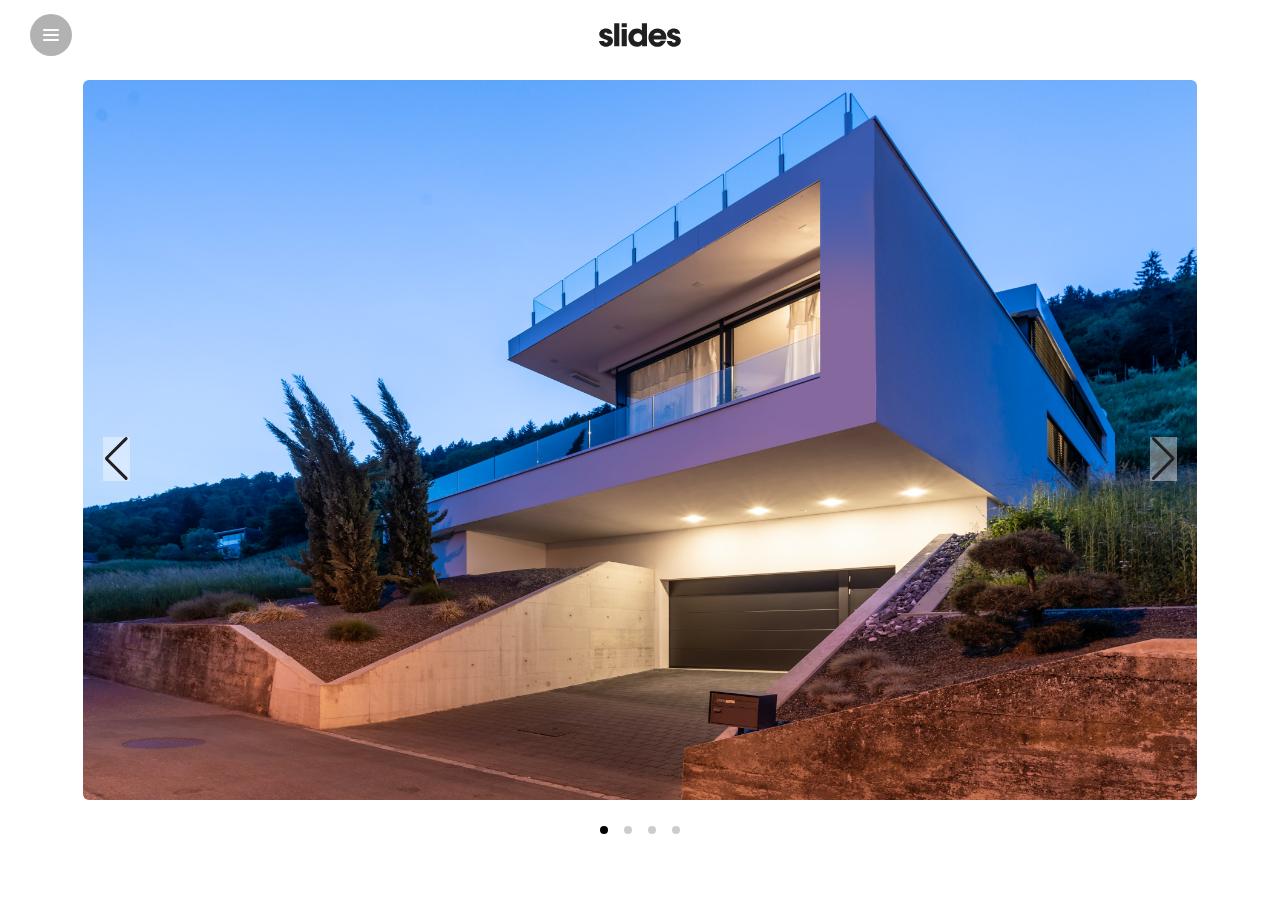
<file: product-item1.html>
<!DOCTYPE html>
<html lang="zh-Hant-TW">
<head>
  <meta charset="utf-8" />
  <meta name="viewport" content="width=device-width, initial-scale=1" />

  <!-- jQuery 3.3.1 -->
  <script src="https://ajax.googleapis.com/ajax/libs/jquery/3.3.1/jquery.min.js"></script>

  <!-- Slide -->
  <!--  Compressed Styles -->
  <!-- <link href="css/slides.min.css?41331" rel="stylesheet" type="text/css"> -->
  <link href="css/slides.css?41331" rel="stylesheet" type="text/css">
  <link href="css/custom.css?41331" rel="stylesheet" type="text/css">
  <link href="css/swiper.min.css?41331" rel="stylesheet" type="text/css">

  <!-- Compressed Scripts -->
  <!-- <script src="js/slides.min.js?41331" type="text/javascript"></script> -->
  <script src="js/slides.js?41331" type="text/javascript"></script>
  <script src="js/plugins.js?41331" type="text/javascript"></script>
  <script src="js/swiper.min.js?41331" type="text/javascript"></script>

  <title>劉承鑫建築事務所 - 作品</title>


</head>
<body class="slides chain animated">
  <svg id="customSvgLibrary" xmlns="http://www.w3.org/2000/svg" style="display:none" id="customSvgLibrary">

    <symbol id="logo" viewBox="0 0 106 31"><title>Slides Framework</title><path d="M17.413 14.04c-.56-5.84-5.6-7-8.52-7-4.6 0-8.6 2.92-8.6 7.52 0 3 2.4 4.88 5.28 5.8 4.24 1.64 5.88 1.84 5.88 3.36 0 1.08-1.2 1.72-2.32 1.72-.28 0-2.24 0-2.52-2.04h-6.6c.6 5.84 5.68 7.36 9.04 7.36 4.92 0 9.04-2.88 9.04-7.76 0-4.8-4-5.92-7.76-6.96-1.76-.52-3.4-1.2-3.4-2.2 0-.6.48-1.48 1.88-1.48 1.96 0 2.04 1.2 2.08 1.68h6.52zm2.222 15.96h6.64v-29.6h-6.64v29.6zm9.662-24.56h6.64v-5.04h-6.64v5.04zm0 24.56h6.64v-22.2h-6.64v22.2zm32.782-29.6h-6.64v9.28c-.72-.72-2.6-2.64-6.52-2.64-5.64 0-11 4.28-11 11.8 0 6.68 4.4 11.88 11.12 11.88 4.48 0 6.08-2.2 6.72-3.12v2.4h6.32v-29.6zm-17.52 18.4c0-2.56 1.8-5.56 5.64-5.56 1.56 0 2.96.56 3.96 1.56 1 .96 1.64 2.32 1.64 3.92.08 1.64-.52 3.08-1.56 4.12s-2.52 1.68-4.12 1.68c-3.12 0-5.56-2.28-5.56-5.68v-.04zm42.502 2.4c.52-4.08-.32-7.64-3.12-10.64-2.08-2.2-5-3.52-8.4-3.52-6.76 0-11.64 5.72-11.64 11.92 0 6.6 5.4 11.76 11.76 11.76 2.28 0 4.48-.68 6.32-2 1.88-1.28 3.44-3.2 4.52-5.68h-6.8c-.8 1.16-1.92 2.08-4.04 2.08-2.6 0-4.84-1.56-5.12-3.92h16.52zm-16.44-5.04c.16-1.04 1.52-3.52 4.96-3.52s4.8 2.48 4.96 3.52h-9.92zm34.502-2.12c-.56-5.84-5.6-7-8.52-7-4.6 0-8.6 2.92-8.6 7.52 0 3 2.4 4.88 5.28 5.8 4.24 1.64 5.88 1.84 5.88 3.36 0 1.08-1.2 1.72-2.32 1.72-.28 0-2.24 0-2.52-2.04h-6.6c.6 5.84 5.68 7.36 9.04 7.36 4.92 0 9.04-2.88 9.04-7.76 0-4.8-4-5.92-7.76-6.96-1.76-.52-3.4-1.2-3.4-2.2 0-.6.48-1.48 1.88-1.48 1.96 0 2.04 1.2 2.08 1.68h6.52z"/></symbol>
    
    <symbol id="close" viewBox="0 0 30 30"><path d="M15 0c-8.3 0-15 6.7-15 15s6.7 15 15 15 15-6.7 15-15-6.7-15-15-15zm5.7 19.3c.4.4.4 1 0 1.4-.2.2-.4.3-.7.3s-.5-.1-.7-.3l-4.3-4.3-4.3 4.3c-.2.2-.4.3-.7.3s-.5-.1-.7-.3c-.4-.4-.4-1 0-1.4l4.3-4.3-4.3-4.3c-.4-.4-.4-1 0-1.4s1-.4 1.4 0l4.3 4.3 4.3-4.3c.4-.4 1-.4 1.4 0s.4 1 0 1.4l-4.3 4.3 4.3 4.3z"/></symbol>

    <symbol id="arrow-left" viewBox="0 0 29 56"><path d="M28.7.3c.4.4.4 1 0 1.4l-26.3 26.3 26.3 26.3c.4.4.4 1 0 1.4-.4.4-1 .4-1.4 0l-27-27c-.4-.4-.4-1 0-1.4l27-27c.3-.3 1-.4 1.4 0z"/></symbol>
    
    <symbol id="arrow-right" viewBox="0 0 29 56"><path d="M.3 55.7c-.4-.4-.4-1 0-1.4l26.3-26.3-26.3-26.3c-.4-.4-.4-1 0-1.4.4-.4 1-.4 1.4 0l27 27c.4.4.4 1 0 1.4l-27 27c-.3.3-1 .4-1.4 0z"/></symbol>

    <symbol id="back" viewBox="0 0 20 20"><path d="M2.3 10.7l5 5c.4.4 1 .4 1.4 0s.4-1 0-1.4l-3.3-3.3h11.6c.6 0 1-.4 1-1s-.4-1-1-1h-11.6l3.3-3.3c.4-.4.4-1 0-1.4-.2-.2-.4-.3-.7-.3s-.5.1-.7.3l-5 5c-.2.2-.3.5-.3.7 0 .2.1.5.3.7z"/></symbol>
    
    <symbol id="menu" viewBox="0 0 18 18"><path d="M16 5h-14c-.6 0-1-.4-1-1 0-.5.4-1 1-1h14c.5 0 1 .4 1 1s-.4 1-1 1zm-14 5h14c.5 0 1-.4 1-1 0-.5-.4-1-1-1h-14c-.6 0-1 .4-1 1s.4 1 1 1zm14 3h-14c-.5 0-1 .4-1 1 0 .5.4 1 1 1h14c.5 0 1-.4 1-1s-.4-1-1-1z"/></symbol>
    
    <symbol id="share" viewBox="0 0 18 18"><path d="M16 8c-.6 0-1 .4-1 1v6h-12v-6c0-.6-.4-1-1-1s-1 .4-1 1v6c0 1.1.9 2 2 2h12c1.1 0 2-.9 2-2v-6c0-.6-.4-1-1-1zm-2.3-2.3c.4-.4.4-1 0-1.4l-4-4c-.4-.4-1-.4-1.4 0l-4 4c-.4.4-.4 1 0 1.4s1 .4 1.4 0l2.3-2.3v7.6c0 .6.4 1 1 1s1-.4 1-1v-7.6l2.3 2.3c.4.4 1 .4 1.4 0z"/></symbol>

    <symbol id="arrow-down" viewBox="0 0 24 24"><path d="M12 18c-.2 0-.5-.1-.7-.3l-11-10c-.4-.4-.4-1-.1-1.4.4-.4 1-.4 1.4-.1l10.4 9.4 10.3-9.4c.4-.4 1-.3 1.4.1.4.4.3 1-.1 1.4l-11 10c-.1.2-.4.3-.6.3z"/></symbol>
    
    <symbol id="arrow-up" viewBox="0 0 24 24"><path d="M11.9 5.9c.2 0 .5.1.7.3l11 10c.4.4.4 1 .1 1.4-.4.4-1 .4-1.4.1l-10.4-9.4-10.3 9.4c-.4.4-1 .3-1.4-.1-.4-.4-.3-1 .1-1.4l11-10c.1-.2.4-.3.6-.3z"/></symbol>
    
    <symbol id="arrow-top" viewBox="0 0 18 18"><path d="M15.7 7.3l-6-6c-.4-.4-1-.4-1.4 0l-6 6c-.4.4-.4 1 0 1.4.4.4 1 .4 1.4 0l4.3-4.3v11.6c0 .6.4 1 1 1s1-.4 1-1v-11.6l4.3 4.3c.2.2.4.3.7.3s.5-.1.7-.3c.4-.4.4-1 0-1.4z"/></symbol>
    
    <symbol id="play" viewBox="0 0 30 30"><path d="M7 30v-30l22 15z"/></symbol>
    
    <symbol id="chat" viewBox="0 0 18 18"><path d="M5,17c-0.2,0-0.3,0-0.4-0.1C4.2,16.7,4,16.4,4,16v-2H2c-1.1,0-2-0.9-2-2V3c0-1.1,0.9-2,2-2h14c1.1,0,2,0.9,2,2v9 c0,1.1-0.9,2-2,2H9.3l-3.7,2.8C5.4,16.9,5.2,17,5,17z M2,12h3.5C5.8,12,6,12.2,6,12.5V14l2.4-1.8C8.6,12.1,8.8,12,9,12h7V3H2V12z M13,7H5C4.4,7,4,6.6,4,6s0.4-1,1-1h8c0.6,0,1,0.4,1,1S13.6,7,13,7z M13,10H5c-0.6,0-1-0.4-1-1s0.4-1,1-1h8c0.6,0,1,0.4,1,1 S13.6,10,13,10z"/></symbol>

    <symbol id="mail" viewBox="0 0 18 18"><path d="M16 2h-14c-1.1 0-2 .9-2 2v10c0 1.1.9 2 2 2h14c1.1 0 2-.9 2-2v-10c0-1.1-.9-2-2-2zm0 2v.5l-7 4.3-7-4.4v-.4h14zm-14 10v-7.2l6.5 4c.1.1.3.2.5.2s.4-.1.5-.2l6.5-4v7.2h-14z"/></symbol>

    <symbol id="sound-on" viewBox="0 0 18 18"><path d="M8.5,0.1C8.1-0.1,7.7,0,7.4,0.2L3.7,3H2C0.9,3,0,3.9,0,5v6c0,1.1,0.9,2,2,2h1.7l3.7,2.8C7.6,15.9,7.8,16,8,16 c0.2,0,0.3,0,0.4-0.1C8.8,15.7,9,15.4,9,15V1C9,0.6,8.8,0.3,8.5,0.1z M7,13l-2.4-1.8C4.4,11.1,4.2,11,4,11l-2,0l0-6h2 c0.2,0,0.4-0.1,0.6-0.2L7,3V13z M11.7,9.9l0.7,1.9C13.9,11.2,15,9.7,15,8c0-1.7-1.1-3.2-2.7-3.8l-0.7,1.9C12.5,6.4,13,7.2,13,8C13,8.9,12.5,9.6,11.7,9.9z M12.2,1.1l-0.3,2C14.3,3.5,16,5.6,16,8s-1.8,4.5-4.2,4.9l0.3,2C15.6,14.3,18,11.4,18,8C18,4.6,15.6,1.7,12.2,1.1z"/></symbol>
    
    <symbol id="sound-off" viewBox="0 0 18 18"><path d="M15.9,8l1.8-1.8c0.4-0.4,0.4-1,0-1.4s-1-0.4-1.4,0l-1.8,1.8l-1.8-1.8c-0.4-0.4-1-0.4-1.4,0s-0.4,1,0,1.4L13.1,8l-1.8,1.8 c-0.4,0.4-0.4,1,0,1.4c0.2,0.2,0.5,0.3,0.7,0.3s0.5-0.1,0.7-0.3l1.8-1.8l1.8,1.8c0.2,0.2,0.5,0.3,0.7,0.3s0.5-0.1,0.7-0.3 c0.4-0.4,0.4-1,0-1.4L15.9,8z M8.5,0.1C8.1-0.1,7.7,0,7.4,0.2L3.7,3H2C0.9,3,0,3.9,0,5v6c0,1.1,0.9,2,2,2h1.7l3.7,2.8C7.6,15.9,7.8,16,8,16 c0.2,0,0.3,0,0.4-0.1C8.8,15.7,9,15.4,9,15V1C9,0.6,8.8,0.3,8.5,0.1z M7,13l-2.4-1.8C4.4,11.1,4.2,11,4,11l-2,0l0-6h2 c0.2,0,0.4-0.1,0.6-0.2L7,3V13z"/></symbol>
    
    <!-- social -->
    <symbol id="apple" viewBox="-1 1 24 24"><path d="M17.6 13.8c0-3 2.5-4.5 2.6-4.6-1.4-2.1-3.6-2.3-4.4-2.4-1.9-.2-3.6 1.1-4.6 1.1-.9 0-2.4-1.1-4-1-2 0-3.9 1.2-5 3-2.1 3.7-.5 9.1 1.5 12.1 1 1.5 2.2 3.1 3.8 3 1.5-.1 2.1-1 3.9-1s2.4 1 4 1 2.7-1.5 3.7-2.9c1.2-1.7 1.6-3.3 1.7-3.4-.1-.1-3.2-1.3-3.2-4.9zm-3.1-9c.8-1 1.4-2.4 1.2-3.8-1.2 0-2.7.8-3.5 1.8-.8.9-1.5 2.3-1.3 3.7 1.4.1 2.8-.7 3.6-1.7z"/></symbol>

    <symbol id="dribbble" viewBox="0 0 24 24"><path d="M12 0c-6.7 0-12 5.3-12 12s5.3 12 12 12 12-5.3 12-12-5.3-12-12-12zm7.9 5.7c1.3 1.7 2.1 3.9 2.3 6.1-.4-.1-2.4-.4-4.7-.4-.8 0-1.5 0-2.3.1 0-.1-.1-.3-.3-.5l-.7-1.5c3.7-1.4 5.3-3.4 5.7-3.8zm-7.9-3.8c2.5 0 4.9.9 6.7 2.5-.3.4-1.9 2.3-5.2 3.6-1.6-2.9-3.3-5.3-3.7-5.9.6-.1 1.4-.2 2.2-.2zm-4.4 1c.4.6 2.1 3 3.7 5.8-4.4 1.2-8.2 1.2-9.2 1.2h-.1c.8-3.1 2.9-5.6 5.6-7zm-5.7 9.1v-.3h.3c1.2 0 5.6-.1 10.1-1.5l.8 1.6c-.1 0-.3 0-.4.1-5.1 1.6-7.9 6-8.3 6.7-1.6-1.7-2.5-4.1-2.5-6.6zm10.1 10.1c-2.3 0-4.4-.8-6.1-2.1.3-.5 2.4-4.4 7.9-6.3 1.3 3.6 2 6.7 2.1 7.6-1.2.6-2.6.8-3.9.8zm5.7-1.8c-.1-.8-.7-3.6-2-7.1.7-.1 1.3-.1 2-.1 2.1 0 3.7.4 4.1.5-.3 2.8-1.8 5.2-4.1 6.7z"/></symbol>

    <symbol id="facebook" viewBox="0 0 24 24"><path d="M24 1.3v21.3c0 .7-.6 1.3-1.3 1.3h-6.1v-9.3h3.1l.5-3.6h-3.6v-2.2c0-1.1.3-1.8 1.8-1.8h1.9v-3.2c-.3 0-1.5-.1-2.8-.1-2.8 0-4.7 1.7-4.7 4.8v2.7h-3.1v3.6h3.1v9.2h-11.5c-.7 0-1.3-.6-1.3-1.3v-21.4c0-.7.6-1.3 1.3-1.3h21.3c.8 0 1.4.6 1.4 1.3z"/></symbol>

    <symbol id="facebook2" viewBox="0 0 512 512"><path d="M288 176v-64c0-17.664 14.336-32 32-32h32v-80h-64c-53.024 0-96 42.976-96 96v80h-64v80h64v256h96v-256h64l32-80h-96z"/></symbol>
    
    <symbol id="fb-like" viewBox="0 0 20 20"><path d="M0 8v12h5v-12h-5zm2.5 10.8c-.4 0-.8-.3-.8-.8 0-.4.3-.8.8-.8s.8.3.8.8c0 .4-.4.8-.8.8zm3.5-.8h9.5c1.1 0 1.7-1 1.7-1.7 0-.3-.4-1-.4-1 1.4-.3 1.7-1.2 1.7-1.7-.1-.5-.3-.9-.5-1 1-.4 1.5-1.1 1.4-1.9-.1-.8-1-1.5-1-1.5 1-.6.9-1.5.9-1.5-.3-1.3-1.5-1.7-1.7-1.7h-5.6s.3-.5.3-2.4-1.3-3.6-2.6-3.6c0 0-.7.1-1 .3v3.5l-2.7 4.4v9.8z"/></symbol>
    
    <symbol id="googlePlus" viewBox="0 1 24 24"><path d="M7.8 13.5h4.6c-.6 2-2.5 3.4-4.6 3.4-2.7 0-4.9-2.2-4.9-4.9s2.2-4.9 4.9-4.9c1.1 0 2.1.3 3 1l1.8-2.4c-1.4-1.1-3-1.6-4.8-1.6-4.3 0-7.9 3.5-7.9 7.9s3.5 7.9 7.9 7.9 7.9-3.5 7.9-7.9v-1.5h-7.9v3zM21.7 11v-2.2h-2v2.2h-2.2v2h2.2v2.2h2v-2.2h2.2v-2z"/></symbol>
    
    <symbol id="instagram" viewBox="0 0 20 20"><circle cx="10" cy="10" r="3.3"/><path d="M13,0H7C2.2,0,0,2.2,0,7v6c0,4.8,2.1,7,7,7h6c4.8,0,7-2.2,7-7V7C20,2.2,17.9,0,13,0z M10,15.1c-2.8,0-5.1-2.3-5.1-5.1 S7.2,4.9,10,4.9s5.1,2.3,5.1,5.1S12.8,15.1,10,15.1z M15.3,5.9c-0.7,0-1.2-0.5-1.2-1.2c0-0.7,0.5-1.2,1.2-1.2s1.2,0.5,1.2,1.2 C16.5,5.3,16,5.9,15.3,5.9z"/></symbol>

    <symbol id="behance" viewBox="0 0 511.958 511.958"><path d="M210.624 240.619c10.624-5.344 18.656-11.296 24.16-17.728 9.792-11.584 14.624-26.944 14.624-45.984 0-18.528-4.832-34.368-14.496-47.648-16.128-21.632-43.424-32.704-82.016-33.28h-152.896v312.096h142.56c16.064 0 30.944-1.376 44.704-4.192 13.76-2.848 25.664-8.064 35.744-15.68 8.96-6.624 16.448-14.848 22.4-24.544 9.408-14.656 14.112-31.264 14.112-49.76 0-17.92-4.128-33.184-12.32-45.728-8.288-12.544-20.448-21.728-36.576-27.552zm-147.552-90.432h68.864c15.136 0 27.616 1.632 37.408 4.864 11.328 4.704 16.992 14.272 16.992 28.864 0 13.088-4.32 22.24-12.864 27.392-8.608 5.152-19.776 7.744-33.472 7.744h-76.928v-68.864zm108.896 198.24c-7.616 3.68-18.336 5.504-32.064 5.504h-76.832v-83.232h77.888c13.568.096 24.128 1.888 31.68 5.248 13.44 6.08 20.128 17.216 20.128 33.504 0 19.2-6.912 32.128-20.8 38.976zM327.168 110.539h135.584v38.848h-135.584zM509.856 263.851c-2.816-18.08-9.024-33.984-18.688-47.712-10.592-15.552-24.032-26.944-40.384-34.144-16.288-7.232-34.624-10.848-55.04-10.816-34.272 0-62.112 10.72-83.648 32-21.472 21.344-32.224 52.032-32.224 92.032 0 42.656 11.872 73.472 35.744 92.384 23.776 18.944 51.232 28.384 82.4 28.384 37.728 0 67.072-11.232 88.032-33.632 13.408-14.144 20.992-28.064 22.656-41.728h-62.464c-3.616 6.752-7.808 12.032-12.608 15.872-8.704 7.04-20.032 10.56-33.92 10.56-13.216 0-24.416-2.912-33.76-8.704-15.424-9.28-23.488-25.536-24.512-48.672h170.464c.256-19.936-.384-35.264-2.048-45.824zm-166.88 5.984c2.24-15.008 7.68-26.912 16.32-35.712 8.64-8.768 20.864-13.184 36.512-13.216 14.432 0 26.496 4.128 36.32 12.416 9.696 8.352 15.168 20.48 16.288 36.512h-105.44z"/></symbol>
    
    <symbol id="linkedin" viewBox="0 0 24 24"><path d="M5.9 21.9h-4.7v-14.2h4.7v14.2zm-2.3-16.1c-1.6 0-2.6-1.1-2.6-2.5s1-2.5 2.7-2.5c1.6 0 2.6 1 2.6 2.5-.1 1.4-1.2 2.5-2.7 2.5zm19.2 16.1h-4.7v-7.6c0-2-.7-3.3-2.3-3.3-1.3 0-2.1.9-2.5 1.7-.1.3-.1.8-.1 1.2v7.9h-4.7v-14.1h4.7v2c.7-.9 1.7-2.3 4.3-2.3 3.1 0 5.5 2.1 5.5 6.4v8.2h-.2z"/></symbol>

    <symbol id="medium" viewBox="0 0 130.8 104"><path d="M15.5 21.2c.2-1.6-.5-3.2-1.7-4.3l-12.1-14.7v-2.2h38l29.3 64.4 25.8-64.4h36.2v2.2l-10.5 10c-.9.7-1.3 1.8-1.2 2.9v73.7c0 1.1.3 2.2 1.2 2.9l10.2 10v2.2h-51.3v-2.2l10.6-10.2c1-1 1-1.3 1-2.9v-59.6l-29.4 74.7h-4l-34.2-74.7v50.3c0 2.2.4 4.2 1.9 5.7l13.7 16.8v2.2h-39v-2.2l13.8-16.7c1.5-1.5 1.8-3.3 1.8-5.7l-.1-58.2z"/></symbol>
    
    <symbol id="pinterest" viewBox="0 0 24 24"><path d="M5.9 13.9c1.2-2-.4-2.5-.6-4-1-6.1 7.1-10.2 11.4-6 2.9 2.9 1 12-3.7 11-4.6-.9 2.2-8.1-1.4-9.5-3-1.1-4.6 3.6-3.2 5.9-.8 4-2.5 7.7-1.8 12.7 2.3-1.7 3.1-4.8 3.7-8.1 1.2.7 1.8 1.4 3.3 1.5 5.5.4 8.6-5.4 7.8-10.7-.7-4.7-5.5-7.1-10.6-6.6-4.1.4-8.1 3.7-8.3 8.3-.1 2.8.7 4.9 3.4 5.5z"/></symbol>
    
    <symbol id="stumbleupon" viewBox="0 0 24 24"><path d="M13.3 9.6l1.6.8 2.5-.8v-1.4c0-3-2.4-5.4-5.4-5.4s-5.4 2.4-5.4 5.4v7.5c0 .7-.6 1.3-1.3 1.3s-1.3-.6-1.3-1.3v-3.2h-4v3.2c0 3 2.4 5.4 5.4 5.4s5.4-2.4 5.4-5.4v-7.5c0-.7.6-1.3 1.3-1.3s1.3.6 1.3 1.3l-.1 1.4zm6.6 2.9v3.2c0 .7-.6 1.3-1.3 1.3s-1.3-.6-1.3-1.3v-3.2l-2.5.8-1.6-.8v3.2c0 3 2.4 5.4 5.4 5.4s5.4-2.4 5.4-5.4v-3.2h-4.1z"/></symbol>
    
    <symbol id="twitter" viewBox="0 1 24 23"><path d="M21.5 7.6v.6c0 6.6-5 14.1-14 14.1-2.8 0-5.4-.8-7.6-2.2l1.2.1c2.3 0 4.4-.8 6.1-2.1-2.2 0-4-1.5-4.6-3.4.3.1.6.1.9.1.5 0 .9-.1 1.3-.2-2.1-.6-3.8-2.6-3.8-5 .7.4 1.4.6 2.2.6-1.3-.9-2.2-2.4-2.2-4.1 0-.9.2-1.8.7-2.5 2.4 3 6.1 5 10.2 5.2-.1-.4-.1-.7-.1-1.1 0-2.7 2.2-5 4.9-5 1.4 0 2.7.6 3.6 1.6 1-.3 2.1-.7 3-1.3-.4 1.2-1.1 2.1-2.2 2.7 1-.1 1.9-.4 2.8-.8-.6 1.1-1.4 2-2.4 2.7z"/></symbol>
    
    <symbol id="tumblr" viewBox="0 0 23 23"><path d="M12.573 4.94v-4.94h-3.188c-.072.183-.11.4-.11.622-.034.107-.072.184-.072.293-.328 1.829-1.28 3.11-2.892 3.807-.476.218-.914.253-1.39.218v3.987h2.342c.039 5.603.039 8.493.039 8.64v.332c.294 2.449 1.573 3.914 3.843 4.463.914.257 1.901.366 2.892.366 1.279-.036 2.525-.256 3.771-.659v-4.685c-.731.22-1.395.402-1.977.583-1.135.333-2.087.113-2.857-.619-.073-.11-.183-.257-.221-.403-.106-.586-.178-1.206-.178-1.795v-6.222h5.083v-3.988h-5.085z"/></symbol>

    <symbol id="xing" viewBox="0 0 24 24"><path d="M3.647 4.74c-.208 0-.384.073-.472.216-.091.148-.077.338.02.531l2.34 4.051v.02l-3.678 6.49c-.096.191-.091.383 0 .531.088.142.244.236.452.236h3.461c.518 0 .767-.349.944-.669l3.737-6.608-2.38-4.15c-.172-.307-.433-.649-.964-.649h-3.46zm14.542-4.74c-.517 0-.741.326-.927.659l-7.702 13.658 4.918 9.023c.172.307.437.659.967.659h3.457c.208 0 .371-.079.459-.221.092-.148.09-.343-.007-.535l-4.88-8.915v-.023l7.664-13.551c.096-.191.098-.386.007-.534-.088-.142-.252-.221-.46-.221h-3.496z"/></symbol>

    <symbol id="whatsapp" viewBox="0 0 512 512"><path d="M256.064 0h-.128c-141.152 0-255.936 114.816-255.936 256 0 56 18.048 107.904 48.736 150.048l-31.904 95.104 98.4-31.456c40.48 26.816 88.768 42.304 140.832 42.304 141.152 0 255.936-114.848 255.936-256s-114.784-256-255.936-256zm148.96 361.504c-6.176 17.44-30.688 31.904-50.24 36.128-13.376 2.848-30.848 5.12-89.664-19.264-75.232-31.168-123.68-107.616-127.456-112.576-3.616-4.96-30.4-40.48-30.4-77.216s18.656-54.624 26.176-62.304c6.176-6.304 16.384-9.184 26.176-9.184 3.168 0 6.016.16 8.576.288 7.52.32 11.296.768 16.256 12.64 6.176 14.88 21.216 51.616 23.008 55.392 1.824 3.776 3.648 8.896 1.088 13.856-2.4 5.12-4.512 7.392-8.288 11.744-3.776 4.352-7.36 7.68-11.136 12.352-3.456 4.064-7.36 8.416-3.008 15.936 4.352 7.36 19.392 31.904 41.536 51.616 28.576 25.44 51.744 33.568 60.032 37.024 6.176 2.56 13.536 1.952 18.048-2.848 5.728-6.176 12.8-16.416 20-26.496 5.12-7.232 11.584-8.128 18.368-5.568 6.912 2.4 43.488 20.48 51.008 24.224 7.52 3.776 12.48 5.568 14.304 8.736 1.792 3.168 1.792 18.048-4.384 35.52z"/></symbol>
    
    <symbol id="youtube" viewBox="0 0 24 24"><path d="M23.6 6.3c-.3-1.2-1.4-2.2-2.6-2.3-3-.3-6-.3-9-.3s-6 0-9 .3c-1.2.1-2.3 1.1-2.6 2.3-.4 1.8-.4 3.8-.4 5.7 0 1.9 0 3.9.4 5.7.3 1.2 1.4 2.2 2.6 2.3 3 .3 6 .3 9 .3s6 0 9-.3c1.3-.1 2.3-1.1 2.6-2.4.4-1.7.4-3.7.4-5.6 0-1.9 0-3.9-.4-5.7zm-14.1 9v-6.6l6.5 3.3-6.5 3.3z"/></symbol>

  </svg>

  <!-- Navigation -->
  <!-- <nav class="side pole">
      <div class="navigation">
          <ul></ul>
      </div>
  </nav> -->

  <!-- <nav class="panel top">
    <div class="sections desktop">
      <div class="left"><a href="#" title="Slides Framework"><svg style="width:82px;height:24px"><use xmlns:xlink="http://www.w3.org/1999/xlink" xlink:href="#logo"></use></svg></a></div>
      <div class="right">
        <ul class="menu">
          <li><a href="#">Tour</a></li>
          <li><a href="#">Upgrade</a></li>
          <li><a href="#">Help</a></li>
          <li><a href="#">Explore</a></li>
        </ul>
        <a class="button blue rounded small" href="#">Profile</a> 
      </div>
    </div>
    <div class="sections compact hidden">
      <div class="left"><a href="#" title="Slides Framework"><svg style="width:82px;height:24px"><use xmlns:xlink="http://www.w3.org/1999/xlink" xlink:href="#logo"></use></svg></a></div>
      <div class="right"><span class="button actionButton sidebarTrigger" data-sidebar-id="1"><svg><use xmlns:xlink="http://www.w3.org/1999/xlink" xlink:href="#menu"></use></svg></span></div>
    </div>
  </nav> -->

  <nav class="panel top hideOnScroll">
    <div class="sections">
      <div class="center"><a href="index.html" title="劉承鑫建築事務所"><svg style="width:82px;height:24px"><use xmlns:xlink="http://www.w3.org/1999/xlink" xlink:href="#logo"></use></svg></a></div>
    </div>
  </nav>
  <nav class="panel top">
    <div class="sections">
      <div class="left"><span class="button actionButton sidebarTrigger" data-sidebar-id="1"><svg><use xmlns:xlink="http://www.w3.org/1999/xlink" xlink:href="#menu"></use></svg></span></div>
    </div>
  </nav>

  <!-- Sidebar -->
  <div class='grid'>
    <nav class="sidebar white left col-12-12" data-sidebar-id="1">
      <div class="close"><svg><use xmlns:xlink="http://www.w3.org/1999/xlink" xlink:href="#close"></use></svg></div>
      <div class="content">
        <a href="index.html" class="logo"><svg width="100" height="30"><use xmlns:xlink="http://www.w3.org/1999/xlink" xlink:href="#logo"></use></svg></a>
        <ul class="mainMenu margin-top-3 big">
          <li><a href="journal.html">日誌</a></li>
          <li><a href="product.html">作品</a></li>
          <li><a href="company.html">事務所簡介</a></li>
        </ul>
        <ul class="social opacity-8">
          <li><a href="https://www.facebook.com/chenghsinliu0930"><svg><use xmlns:xlink="http://www.w3.org/1999/xlink" xlink:href="#facebook"></use></svg></a></li>
          <!-- <li><a href="#"><svg><use xmlns:xlink="http://www.w3.org/1999/xlink" xlink:href="#twitter"></use></svg></a></li> -->
          <!-- <li><a href="#"><svg><use xmlns:xlink="http://www.w3.org/1999/xlink" xlink:href="#instagram"></use></svg></a></li> -->
        </ul>
      </div>
    </nav>
  </div>

  <!-- one -->
  <section class="slide fade-6 kenBurns whiteSlide">
    <div class="content">
      <div class="container">
        <div class="wrap noSpaces">
 
          <div class="noSelect margin-top-8 margin-bottom-8 padding-left-3 padding-right-3">
            <div class="fix-12-12 relative swiper-container ">

              <div class=" clickable animated margin-bottom-2 ae-1 fadeIn swiper-wrapper masonry controller popupTrigger" data-popup-id="75-1" data-slider-id="82">
                <div class="selected swiper-slide ">
                  <img src="assets/img/building1.jpg" class="productImg rounded" alt="iPhone"/>
                </div>
                <div class="swiper-slide ">
                  <img src="assets/img/building4.jpg" class="productImg rounded" alt="iPhone"/>
                </div>
                <div class="swiper-slide ">
                  <img src="assets/img/building5.jpg" class="productImg rounded" alt="iPhone"/>
                </div>
                <div class="swiper-slide ">
                  <img src="assets/img/building6.jpg" class="productImg rounded" alt="iPhone"/>
                </div>
              </div>

              <div class=" ae-5 fromLeft padding-1 margin-left-1 arrow-White swiper-button-prev" data-slider-id="82" data-slider-action="prev"></div>
              <div class=" ae-5 fromRight padding-1 margin-right-1 arrow-White swiper-button-next" data-slider-id="82" data-slider-action="next"></div>

              <div class="  ae-3 fromBottom swiper-pagination" data-slider-id="82"></div>
            </div>
            <div class="fix-12-12 margin-top-8 margin-top-tablet-12  margin-top-phablet-7 margin-top-phone-7">
              <h1 class="smaller margin-bottom-2 ae-5 fronLeft">The Main Reason</h1>
              <div class="ae-6 fromRight">
                <p class="large margin-bottom-3 opacity-8 left">
                  Sed maximus mi lorem, quis auctor massa egestas in. Vestibulum volutpat, mi ac molestie molestie, felis lectus facilisis orci, nec iaculis ligula ligula at tortor. Sed vitae sagittis lectus. Pellentesque enim urna, ornare quis cursus sed, finibus vel nunc. In finibus neque ut arcu accumsan, at tincidunt urna consectetur. Suspendisse malesuada interdum nisi vel aliquet. Morbi lacinia, felis vel tempor imperdiet, nisl magna venenatis ante, laoreet hendrerit nisi leo in enim. Suspendisse tincidunt nulla et magna porttitor, in congue tortor dictum. Vestibulum cursus tempor tortor pulvinar feugiat. Fusce suscipit a arcu vitae pellentesque. Ut venenatis vitae leo eget ullamcorper. Quisque at turpis lacus.</p>
                <p class="large margin-bottom-3 opacity-8 left">
                  Praesent dictum, ante eget rutrum egestas, orci risus maximus mauris, id pellentesque tellus lorem ut velit. Proin purus ante, sodales sit amet ex vel, dapibus malesuada ex. Maecenas vulputate porttitor ligula vitae eleifend. Ut gravida viverra orci, et suscipit sapien ornare vel. Sed tempor velit vel neque bibendum vehicula. Donec sollicitudin dignissim feugiat. Lorem ipsum dolor sit amet, consectetur adipiscing elit. Maecenas vitae luctus leo. Duis pulvinar lacus erat, et sagittis felis volutpat vel. Donec interdum mi ac scelerisque ullamcorper. Maecenas a sollicitudin arcu. Fusce cursus, metus et dapibus porttitor, dui mi semper ipsum, eu mollis lorem lectus at eros.</p>
              </div>
            </div>
          </div>
  
        </div>
      </div>
    </div>
    <!-- <div class="background" style="background-image:url(assets/img/background/img-90.jpg)"></div> -->
  </section>

  <!-- Popup Gallery -->
  <div class="popup animated" data-popup-id="75-1">
    <div class="close right margin-top-10 margin-right-10"><svg><use xmlns:xlink="http://www.w3.org/1999/xlink" xlink:href="#close"></use></svg></div>
    <div class="content popupContent">
      <div class="container">
        <div class="wrap space">
          <div class="fix-8-12 noSelect">
            <div class="relative ae-5">
              <div class="leftControl-82 ae-5 fromLeft selected" data-popup-id="75-1" data-slider-id="75-1" data-slider-action="prev"><svg><use xmlns:xlink="http://www.w3.org/1999/xlink" xlink:href="#arrow-left"></use></svg></div>
              <div class="rightControl-82 ae-5 fromRight" data-popup-id="75-1" data-slider-id="75-1" data-slider-action="next"><svg><use xmlns:xlink="http://www.w3.org/1999/xlink" xlink:href="#arrow-right"></use></svg></div>
              <ul class="slider animated ae-1 fromAbove inlineBlock clickable popupContent disableSelect" data-slider-id="75-1" style="display: inline-block;">
                <li class="selected">
                  <img src="assets/img/building1.jpg" class="rounded" alt="Image"/>
                </li>
                <li>
                  <img src="assets/img/building4.jpg" class="rounded" alt="Image"/>
                </li>
                <li>
                  <img src="assets/img/building5.jpg" class="rounded" alt="Image"/>
                </li>
                <li>
                  <img src="assets/img/building6.jpg" class="rounded" alt="Image"/>
                </li>
              </ul>
            </div>
          </div>
        </div>
      </div>
    </div>
  </div>



  <nav class="panel bottom hideOnScroll bottomInitHide">

    <!-- <div class="sections">
      <div class="center">
          <ul class="menu crop">
            <li><a href="https://www.facebook.com/chenghsinliu0930" target="_blank"><svg><use xmlns:xlink="http://www.w3.org/1999/xlink" xlink:href="#facebook"></use></svg></a></li>
            <li><a href="http://twitter.com/designmodo" target="_blank"><svg><use xmlns:xlink="http://www.w3.org/1999/xlink" xlink:href="#twitter"></use></svg></a></li>
            <li><a href="http://instagram.com/designmodo" target="_blank"><svg><use xmlns:xlink="http://www.w3.org/1999/xlink" xlink:href="#instagram"></use></svg></a></li>
          </ul>
        </div>
      </div>
    </div> -->

    <div class="sections">
      <div class="left"></div>
      <div class="center"><a href="index.html" class="opacity-8">Available <svg style="height:21px;"><use xmlns:xlink="http://www.w3.org/1999/xlink" xlink:href="#apple"></use></svg> iPhone</a></div>
      <div class="right"><span data-dropdown-id="2" class="button actionButton dropdownTrigger"><svg><use xmlns:xlink="http://www.w3.org/1999/xlink" xlink:href="#share"></use></svg></span></div>
    </div>

  </nav>

  <!-- Share Window -->
  <div class="dropdown share bottom right" data-dropdown-id="2">
    <div class="center padding-2">
      <div class="title">Share</div>
      <a href="#">Contact us</a>
    </div>
    <ul>
      <li class="social-facebook"><svg><use xmlns:xlink="http://www.w3.org/1999/xlink" xlink:href="#fb-like"></use></svg></li>
      <li class="social-twitter"><svg><use xmlns:xlink="http://www.w3.org/1999/xlink" xlink:href="#twitter"></use></svg></li>
      <li class="social-pinterest"><svg><use xmlns:xlink="http://www.w3.org/1999/xlink" xlink:href="#pinterest"></use></svg></li>
      <li class="social-linkedin"><svg><use xmlns:xlink="http://www.w3.org/1999/xlink" xlink:href="#linkedin"></use></svg></li>
      <li class="mail" data-subject="Subject" data-body="Body">share by email</li>
    </ul>
  </div>

  <!-- Loading Progress Bar -->
  <div class="progress-bar blue"></div>

</body>
</html>
<script>
     var mySwiper = new Swiper('.swiper-container', {//初始化Swiper
      slidesPerView: 1,
      spaceBetween: 30,
      keyboard: {
        enabled: true,
      },
    navigation: {//前進後退
       nextEl: '.swiper-button-next',
       prevEl: '.swiper-button-prev',
     },
    pagination: {//分頁器
       el: '.swiper-pagination',
       clickable :true,
    },
    loop : true,//循環
  })

</script>
</file>
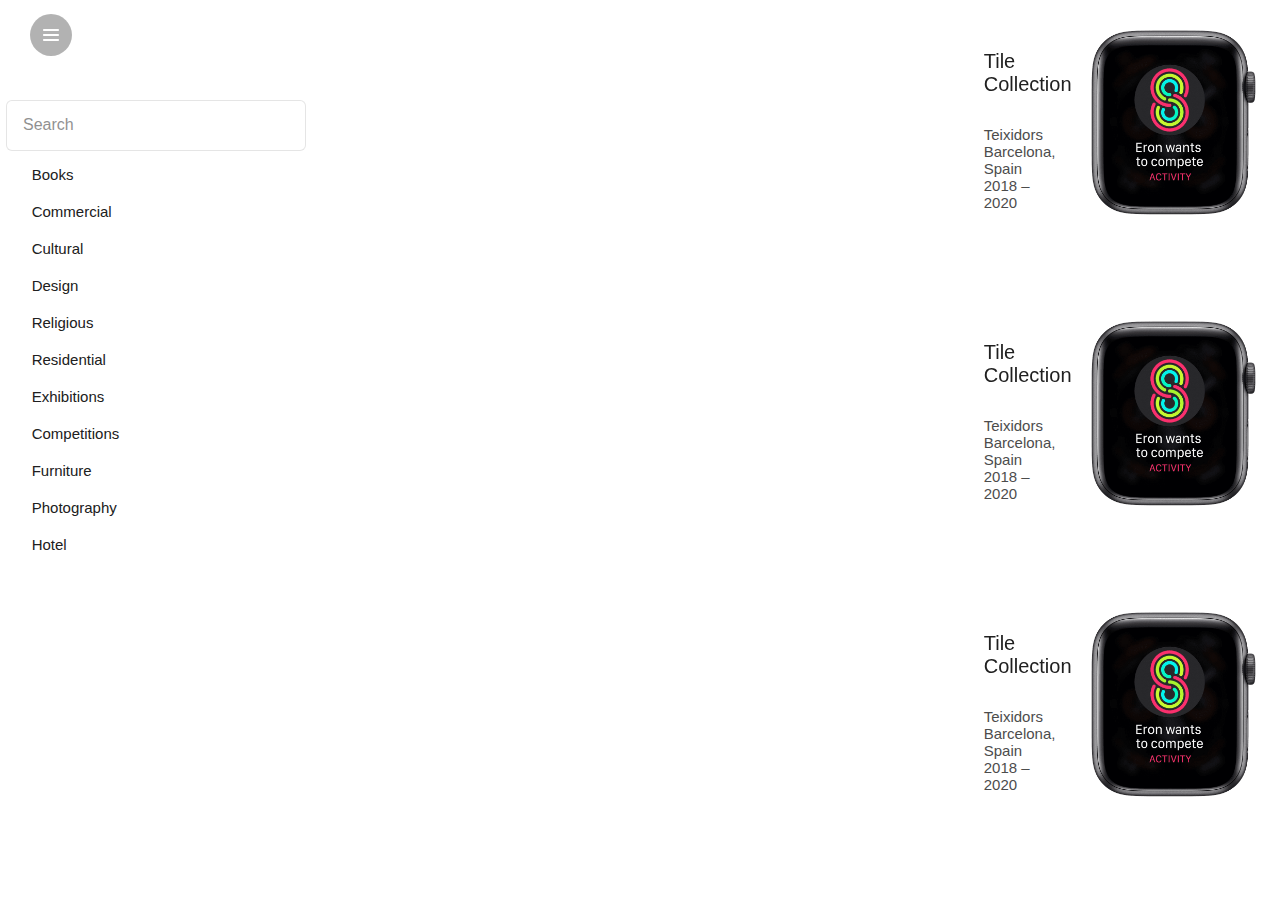
<file: product.html>
<!DOCTYPE html>
<html lang="zh-Hant-TW">
<head>
  <meta charset="utf-8" />
  <meta name="viewport" content="width=device-width, initial-scale=1" />

  <!-- jQuery 3.3.1 -->
  <script src="https://ajax.googleapis.com/ajax/libs/jquery/3.3.1/jquery.min.js"></script>

  <!-- Slide -->
  <!--  Compressed Styles -->
  <!-- <link href="css/slides.min.css?41331" rel="stylesheet" type="text/css"> -->
  <link href="css/slides.css?41331" rel="stylesheet" type="text/css">
  <link href="css/custom.css?41331" rel="stylesheet" type="text/css">
  <!-- Compressed Scripts -->
  <!-- <script src="js/slides.min.js?41331" type="text/javascript"></script> -->
  <script src="js/slides.js?41331" type="text/javascript"></script>
  <script src="js/plugins.js?41331" type="text/javascript"></script>

  <title>劉承鑫建築事務所 - 作品</title>
</head>
<body class="slides chain animated">
  <svg id="customSvgLibrary" xmlns="http://www.w3.org/2000/svg" style="display:none" id="customSvgLibrary">

    <symbol id="logo" viewBox="0 0 106 31"><title>Slides Framework</title><path d="M17.413 14.04c-.56-5.84-5.6-7-8.52-7-4.6 0-8.6 2.92-8.6 7.52 0 3 2.4 4.88 5.28 5.8 4.24 1.64 5.88 1.84 5.88 3.36 0 1.08-1.2 1.72-2.32 1.72-.28 0-2.24 0-2.52-2.04h-6.6c.6 5.84 5.68 7.36 9.04 7.36 4.92 0 9.04-2.88 9.04-7.76 0-4.8-4-5.92-7.76-6.96-1.76-.52-3.4-1.2-3.4-2.2 0-.6.48-1.48 1.88-1.48 1.96 0 2.04 1.2 2.08 1.68h6.52zm2.222 15.96h6.64v-29.6h-6.64v29.6zm9.662-24.56h6.64v-5.04h-6.64v5.04zm0 24.56h6.64v-22.2h-6.64v22.2zm32.782-29.6h-6.64v9.28c-.72-.72-2.6-2.64-6.52-2.64-5.64 0-11 4.28-11 11.8 0 6.68 4.4 11.88 11.12 11.88 4.48 0 6.08-2.2 6.72-3.12v2.4h6.32v-29.6zm-17.52 18.4c0-2.56 1.8-5.56 5.64-5.56 1.56 0 2.96.56 3.96 1.56 1 .96 1.64 2.32 1.64 3.92.08 1.64-.52 3.08-1.56 4.12s-2.52 1.68-4.12 1.68c-3.12 0-5.56-2.28-5.56-5.68v-.04zm42.502 2.4c.52-4.08-.32-7.64-3.12-10.64-2.08-2.2-5-3.52-8.4-3.52-6.76 0-11.64 5.72-11.64 11.92 0 6.6 5.4 11.76 11.76 11.76 2.28 0 4.48-.68 6.32-2 1.88-1.28 3.44-3.2 4.52-5.68h-6.8c-.8 1.16-1.92 2.08-4.04 2.08-2.6 0-4.84-1.56-5.12-3.92h16.52zm-16.44-5.04c.16-1.04 1.52-3.52 4.96-3.52s4.8 2.48 4.96 3.52h-9.92zm34.502-2.12c-.56-5.84-5.6-7-8.52-7-4.6 0-8.6 2.92-8.6 7.52 0 3 2.4 4.88 5.28 5.8 4.24 1.64 5.88 1.84 5.88 3.36 0 1.08-1.2 1.72-2.32 1.72-.28 0-2.24 0-2.52-2.04h-6.6c.6 5.84 5.68 7.36 9.04 7.36 4.92 0 9.04-2.88 9.04-7.76 0-4.8-4-5.92-7.76-6.96-1.76-.52-3.4-1.2-3.4-2.2 0-.6.48-1.48 1.88-1.48 1.96 0 2.04 1.2 2.08 1.68h6.52z"/></symbol>
    
    <symbol id="close" viewBox="0 0 30 30"><path d="M15 0c-8.3 0-15 6.7-15 15s6.7 15 15 15 15-6.7 15-15-6.7-15-15-15zm5.7 19.3c.4.4.4 1 0 1.4-.2.2-.4.3-.7.3s-.5-.1-.7-.3l-4.3-4.3-4.3 4.3c-.2.2-.4.3-.7.3s-.5-.1-.7-.3c-.4-.4-.4-1 0-1.4l4.3-4.3-4.3-4.3c-.4-.4-.4-1 0-1.4s1-.4 1.4 0l4.3 4.3 4.3-4.3c.4-.4 1-.4 1.4 0s.4 1 0 1.4l-4.3 4.3 4.3 4.3z"/></symbol>

    <symbol id="arrow-left" viewBox="0 0 29 56"><path d="M28.7.3c.4.4.4 1 0 1.4l-26.3 26.3 26.3 26.3c.4.4.4 1 0 1.4-.4.4-1 .4-1.4 0l-27-27c-.4-.4-.4-1 0-1.4l27-27c.3-.3 1-.4 1.4 0z"/></symbol>
    
    <symbol id="arrow-right" viewBox="0 0 29 56"><path d="M.3 55.7c-.4-.4-.4-1 0-1.4l26.3-26.3-26.3-26.3c-.4-.4-.4-1 0-1.4.4-.4 1-.4 1.4 0l27 27c.4.4.4 1 0 1.4l-27 27c-.3.3-1 .4-1.4 0z"/></symbol>

    <symbol id="back" viewBox="0 0 20 20"><path d="M2.3 10.7l5 5c.4.4 1 .4 1.4 0s.4-1 0-1.4l-3.3-3.3h11.6c.6 0 1-.4 1-1s-.4-1-1-1h-11.6l3.3-3.3c.4-.4.4-1 0-1.4-.2-.2-.4-.3-.7-.3s-.5.1-.7.3l-5 5c-.2.2-.3.5-.3.7 0 .2.1.5.3.7z"/></symbol>
    
    <symbol id="menu" viewBox="0 0 18 18"><path d="M16 5h-14c-.6 0-1-.4-1-1 0-.5.4-1 1-1h14c.5 0 1 .4 1 1s-.4 1-1 1zm-14 5h14c.5 0 1-.4 1-1 0-.5-.4-1-1-1h-14c-.6 0-1 .4-1 1s.4 1 1 1zm14 3h-14c-.5 0-1 .4-1 1 0 .5.4 1 1 1h14c.5 0 1-.4 1-1s-.4-1-1-1z"/></symbol>
    
    <symbol id="share" viewBox="0 0 18 18"><path d="M16 8c-.6 0-1 .4-1 1v6h-12v-6c0-.6-.4-1-1-1s-1 .4-1 1v6c0 1.1.9 2 2 2h12c1.1 0 2-.9 2-2v-6c0-.6-.4-1-1-1zm-2.3-2.3c.4-.4.4-1 0-1.4l-4-4c-.4-.4-1-.4-1.4 0l-4 4c-.4.4-.4 1 0 1.4s1 .4 1.4 0l2.3-2.3v7.6c0 .6.4 1 1 1s1-.4 1-1v-7.6l2.3 2.3c.4.4 1 .4 1.4 0z"/></symbol>

    <symbol id="arrow-down" viewBox="0 0 24 24"><path d="M12 18c-.2 0-.5-.1-.7-.3l-11-10c-.4-.4-.4-1-.1-1.4.4-.4 1-.4 1.4-.1l10.4 9.4 10.3-9.4c.4-.4 1-.3 1.4.1.4.4.3 1-.1 1.4l-11 10c-.1.2-.4.3-.6.3z"/></symbol>
    
    <symbol id="arrow-up" viewBox="0 0 24 24"><path d="M11.9 5.9c.2 0 .5.1.7.3l11 10c.4.4.4 1 .1 1.4-.4.4-1 .4-1.4.1l-10.4-9.4-10.3 9.4c-.4.4-1 .3-1.4-.1-.4-.4-.3-1 .1-1.4l11-10c.1-.2.4-.3.6-.3z"/></symbol>
    
    <symbol id="arrow-top" viewBox="0 0 18 18"><path d="M15.7 7.3l-6-6c-.4-.4-1-.4-1.4 0l-6 6c-.4.4-.4 1 0 1.4.4.4 1 .4 1.4 0l4.3-4.3v11.6c0 .6.4 1 1 1s1-.4 1-1v-11.6l4.3 4.3c.2.2.4.3.7.3s.5-.1.7-.3c.4-.4.4-1 0-1.4z"/></symbol>
    
    <symbol id="play" viewBox="0 0 30 30"><path d="M7 30v-30l22 15z"/></symbol>
    
    <symbol id="chat" viewBox="0 0 18 18"><path d="M5,17c-0.2,0-0.3,0-0.4-0.1C4.2,16.7,4,16.4,4,16v-2H2c-1.1,0-2-0.9-2-2V3c0-1.1,0.9-2,2-2h14c1.1,0,2,0.9,2,2v9 c0,1.1-0.9,2-2,2H9.3l-3.7,2.8C5.4,16.9,5.2,17,5,17z M2,12h3.5C5.8,12,6,12.2,6,12.5V14l2.4-1.8C8.6,12.1,8.8,12,9,12h7V3H2V12z M13,7H5C4.4,7,4,6.6,4,6s0.4-1,1-1h8c0.6,0,1,0.4,1,1S13.6,7,13,7z M13,10H5c-0.6,0-1-0.4-1-1s0.4-1,1-1h8c0.6,0,1,0.4,1,1 S13.6,10,13,10z"/></symbol>

    <symbol id="mail" viewBox="0 0 18 18"><path d="M16 2h-14c-1.1 0-2 .9-2 2v10c0 1.1.9 2 2 2h14c1.1 0 2-.9 2-2v-10c0-1.1-.9-2-2-2zm0 2v.5l-7 4.3-7-4.4v-.4h14zm-14 10v-7.2l6.5 4c.1.1.3.2.5.2s.4-.1.5-.2l6.5-4v7.2h-14z"/></symbol>

    <symbol id="sound-on" viewBox="0 0 18 18"><path d="M8.5,0.1C8.1-0.1,7.7,0,7.4,0.2L3.7,3H2C0.9,3,0,3.9,0,5v6c0,1.1,0.9,2,2,2h1.7l3.7,2.8C7.6,15.9,7.8,16,8,16 c0.2,0,0.3,0,0.4-0.1C8.8,15.7,9,15.4,9,15V1C9,0.6,8.8,0.3,8.5,0.1z M7,13l-2.4-1.8C4.4,11.1,4.2,11,4,11l-2,0l0-6h2 c0.2,0,0.4-0.1,0.6-0.2L7,3V13z M11.7,9.9l0.7,1.9C13.9,11.2,15,9.7,15,8c0-1.7-1.1-3.2-2.7-3.8l-0.7,1.9C12.5,6.4,13,7.2,13,8C13,8.9,12.5,9.6,11.7,9.9z M12.2,1.1l-0.3,2C14.3,3.5,16,5.6,16,8s-1.8,4.5-4.2,4.9l0.3,2C15.6,14.3,18,11.4,18,8C18,4.6,15.6,1.7,12.2,1.1z"/></symbol>
    
    <symbol id="sound-off" viewBox="0 0 18 18"><path d="M15.9,8l1.8-1.8c0.4-0.4,0.4-1,0-1.4s-1-0.4-1.4,0l-1.8,1.8l-1.8-1.8c-0.4-0.4-1-0.4-1.4,0s-0.4,1,0,1.4L13.1,8l-1.8,1.8 c-0.4,0.4-0.4,1,0,1.4c0.2,0.2,0.5,0.3,0.7,0.3s0.5-0.1,0.7-0.3l1.8-1.8l1.8,1.8c0.2,0.2,0.5,0.3,0.7,0.3s0.5-0.1,0.7-0.3 c0.4-0.4,0.4-1,0-1.4L15.9,8z M8.5,0.1C8.1-0.1,7.7,0,7.4,0.2L3.7,3H2C0.9,3,0,3.9,0,5v6c0,1.1,0.9,2,2,2h1.7l3.7,2.8C7.6,15.9,7.8,16,8,16 c0.2,0,0.3,0,0.4-0.1C8.8,15.7,9,15.4,9,15V1C9,0.6,8.8,0.3,8.5,0.1z M7,13l-2.4-1.8C4.4,11.1,4.2,11,4,11l-2,0l0-6h2 c0.2,0,0.4-0.1,0.6-0.2L7,3V13z"/></symbol>
    
    <!-- social -->
    <symbol id="apple" viewBox="-1 1 24 24"><path d="M17.6 13.8c0-3 2.5-4.5 2.6-4.6-1.4-2.1-3.6-2.3-4.4-2.4-1.9-.2-3.6 1.1-4.6 1.1-.9 0-2.4-1.1-4-1-2 0-3.9 1.2-5 3-2.1 3.7-.5 9.1 1.5 12.1 1 1.5 2.2 3.1 3.8 3 1.5-.1 2.1-1 3.9-1s2.4 1 4 1 2.7-1.5 3.7-2.9c1.2-1.7 1.6-3.3 1.7-3.4-.1-.1-3.2-1.3-3.2-4.9zm-3.1-9c.8-1 1.4-2.4 1.2-3.8-1.2 0-2.7.8-3.5 1.8-.8.9-1.5 2.3-1.3 3.7 1.4.1 2.8-.7 3.6-1.7z"/></symbol>

    <symbol id="dribbble" viewBox="0 0 24 24"><path d="M12 0c-6.7 0-12 5.3-12 12s5.3 12 12 12 12-5.3 12-12-5.3-12-12-12zm7.9 5.7c1.3 1.7 2.1 3.9 2.3 6.1-.4-.1-2.4-.4-4.7-.4-.8 0-1.5 0-2.3.1 0-.1-.1-.3-.3-.5l-.7-1.5c3.7-1.4 5.3-3.4 5.7-3.8zm-7.9-3.8c2.5 0 4.9.9 6.7 2.5-.3.4-1.9 2.3-5.2 3.6-1.6-2.9-3.3-5.3-3.7-5.9.6-.1 1.4-.2 2.2-.2zm-4.4 1c.4.6 2.1 3 3.7 5.8-4.4 1.2-8.2 1.2-9.2 1.2h-.1c.8-3.1 2.9-5.6 5.6-7zm-5.7 9.1v-.3h.3c1.2 0 5.6-.1 10.1-1.5l.8 1.6c-.1 0-.3 0-.4.1-5.1 1.6-7.9 6-8.3 6.7-1.6-1.7-2.5-4.1-2.5-6.6zm10.1 10.1c-2.3 0-4.4-.8-6.1-2.1.3-.5 2.4-4.4 7.9-6.3 1.3 3.6 2 6.7 2.1 7.6-1.2.6-2.6.8-3.9.8zm5.7-1.8c-.1-.8-.7-3.6-2-7.1.7-.1 1.3-.1 2-.1 2.1 0 3.7.4 4.1.5-.3 2.8-1.8 5.2-4.1 6.7z"/></symbol>

    <symbol id="facebook" viewBox="0 0 24 24"><path d="M24 1.3v21.3c0 .7-.6 1.3-1.3 1.3h-6.1v-9.3h3.1l.5-3.6h-3.6v-2.2c0-1.1.3-1.8 1.8-1.8h1.9v-3.2c-.3 0-1.5-.1-2.8-.1-2.8 0-4.7 1.7-4.7 4.8v2.7h-3.1v3.6h3.1v9.2h-11.5c-.7 0-1.3-.6-1.3-1.3v-21.4c0-.7.6-1.3 1.3-1.3h21.3c.8 0 1.4.6 1.4 1.3z"/></symbol>

    <symbol id="facebook2" viewBox="0 0 512 512"><path d="M288 176v-64c0-17.664 14.336-32 32-32h32v-80h-64c-53.024 0-96 42.976-96 96v80h-64v80h64v256h96v-256h64l32-80h-96z"/></symbol>
    
    <symbol id="fb-like" viewBox="0 0 20 20"><path d="M0 8v12h5v-12h-5zm2.5 10.8c-.4 0-.8-.3-.8-.8 0-.4.3-.8.8-.8s.8.3.8.8c0 .4-.4.8-.8.8zm3.5-.8h9.5c1.1 0 1.7-1 1.7-1.7 0-.3-.4-1-.4-1 1.4-.3 1.7-1.2 1.7-1.7-.1-.5-.3-.9-.5-1 1-.4 1.5-1.1 1.4-1.9-.1-.8-1-1.5-1-1.5 1-.6.9-1.5.9-1.5-.3-1.3-1.5-1.7-1.7-1.7h-5.6s.3-.5.3-2.4-1.3-3.6-2.6-3.6c0 0-.7.1-1 .3v3.5l-2.7 4.4v9.8z"/></symbol>
    
    <symbol id="googlePlus" viewBox="0 1 24 24"><path d="M7.8 13.5h4.6c-.6 2-2.5 3.4-4.6 3.4-2.7 0-4.9-2.2-4.9-4.9s2.2-4.9 4.9-4.9c1.1 0 2.1.3 3 1l1.8-2.4c-1.4-1.1-3-1.6-4.8-1.6-4.3 0-7.9 3.5-7.9 7.9s3.5 7.9 7.9 7.9 7.9-3.5 7.9-7.9v-1.5h-7.9v3zM21.7 11v-2.2h-2v2.2h-2.2v2h2.2v2.2h2v-2.2h2.2v-2z"/></symbol>
    
    <symbol id="instagram" viewBox="0 0 20 20"><circle cx="10" cy="10" r="3.3"/><path d="M13,0H7C2.2,0,0,2.2,0,7v6c0,4.8,2.1,7,7,7h6c4.8,0,7-2.2,7-7V7C20,2.2,17.9,0,13,0z M10,15.1c-2.8,0-5.1-2.3-5.1-5.1 S7.2,4.9,10,4.9s5.1,2.3,5.1,5.1S12.8,15.1,10,15.1z M15.3,5.9c-0.7,0-1.2-0.5-1.2-1.2c0-0.7,0.5-1.2,1.2-1.2s1.2,0.5,1.2,1.2 C16.5,5.3,16,5.9,15.3,5.9z"/></symbol>

    <symbol id="behance" viewBox="0 0 511.958 511.958"><path d="M210.624 240.619c10.624-5.344 18.656-11.296 24.16-17.728 9.792-11.584 14.624-26.944 14.624-45.984 0-18.528-4.832-34.368-14.496-47.648-16.128-21.632-43.424-32.704-82.016-33.28h-152.896v312.096h142.56c16.064 0 30.944-1.376 44.704-4.192 13.76-2.848 25.664-8.064 35.744-15.68 8.96-6.624 16.448-14.848 22.4-24.544 9.408-14.656 14.112-31.264 14.112-49.76 0-17.92-4.128-33.184-12.32-45.728-8.288-12.544-20.448-21.728-36.576-27.552zm-147.552-90.432h68.864c15.136 0 27.616 1.632 37.408 4.864 11.328 4.704 16.992 14.272 16.992 28.864 0 13.088-4.32 22.24-12.864 27.392-8.608 5.152-19.776 7.744-33.472 7.744h-76.928v-68.864zm108.896 198.24c-7.616 3.68-18.336 5.504-32.064 5.504h-76.832v-83.232h77.888c13.568.096 24.128 1.888 31.68 5.248 13.44 6.08 20.128 17.216 20.128 33.504 0 19.2-6.912 32.128-20.8 38.976zM327.168 110.539h135.584v38.848h-135.584zM509.856 263.851c-2.816-18.08-9.024-33.984-18.688-47.712-10.592-15.552-24.032-26.944-40.384-34.144-16.288-7.232-34.624-10.848-55.04-10.816-34.272 0-62.112 10.72-83.648 32-21.472 21.344-32.224 52.032-32.224 92.032 0 42.656 11.872 73.472 35.744 92.384 23.776 18.944 51.232 28.384 82.4 28.384 37.728 0 67.072-11.232 88.032-33.632 13.408-14.144 20.992-28.064 22.656-41.728h-62.464c-3.616 6.752-7.808 12.032-12.608 15.872-8.704 7.04-20.032 10.56-33.92 10.56-13.216 0-24.416-2.912-33.76-8.704-15.424-9.28-23.488-25.536-24.512-48.672h170.464c.256-19.936-.384-35.264-2.048-45.824zm-166.88 5.984c2.24-15.008 7.68-26.912 16.32-35.712 8.64-8.768 20.864-13.184 36.512-13.216 14.432 0 26.496 4.128 36.32 12.416 9.696 8.352 15.168 20.48 16.288 36.512h-105.44z"/></symbol>
    
    <symbol id="linkedin" viewBox="0 0 24 24"><path d="M5.9 21.9h-4.7v-14.2h4.7v14.2zm-2.3-16.1c-1.6 0-2.6-1.1-2.6-2.5s1-2.5 2.7-2.5c1.6 0 2.6 1 2.6 2.5-.1 1.4-1.2 2.5-2.7 2.5zm19.2 16.1h-4.7v-7.6c0-2-.7-3.3-2.3-3.3-1.3 0-2.1.9-2.5 1.7-.1.3-.1.8-.1 1.2v7.9h-4.7v-14.1h4.7v2c.7-.9 1.7-2.3 4.3-2.3 3.1 0 5.5 2.1 5.5 6.4v8.2h-.2z"/></symbol>

    <symbol id="medium" viewBox="0 0 130.8 104"><path d="M15.5 21.2c.2-1.6-.5-3.2-1.7-4.3l-12.1-14.7v-2.2h38l29.3 64.4 25.8-64.4h36.2v2.2l-10.5 10c-.9.7-1.3 1.8-1.2 2.9v73.7c0 1.1.3 2.2 1.2 2.9l10.2 10v2.2h-51.3v-2.2l10.6-10.2c1-1 1-1.3 1-2.9v-59.6l-29.4 74.7h-4l-34.2-74.7v50.3c0 2.2.4 4.2 1.9 5.7l13.7 16.8v2.2h-39v-2.2l13.8-16.7c1.5-1.5 1.8-3.3 1.8-5.7l-.1-58.2z"/></symbol>
    
    <symbol id="pinterest" viewBox="0 0 24 24"><path d="M5.9 13.9c1.2-2-.4-2.5-.6-4-1-6.1 7.1-10.2 11.4-6 2.9 2.9 1 12-3.7 11-4.6-.9 2.2-8.1-1.4-9.5-3-1.1-4.6 3.6-3.2 5.9-.8 4-2.5 7.7-1.8 12.7 2.3-1.7 3.1-4.8 3.7-8.1 1.2.7 1.8 1.4 3.3 1.5 5.5.4 8.6-5.4 7.8-10.7-.7-4.7-5.5-7.1-10.6-6.6-4.1.4-8.1 3.7-8.3 8.3-.1 2.8.7 4.9 3.4 5.5z"/></symbol>
    
    <symbol id="stumbleupon" viewBox="0 0 24 24"><path d="M13.3 9.6l1.6.8 2.5-.8v-1.4c0-3-2.4-5.4-5.4-5.4s-5.4 2.4-5.4 5.4v7.5c0 .7-.6 1.3-1.3 1.3s-1.3-.6-1.3-1.3v-3.2h-4v3.2c0 3 2.4 5.4 5.4 5.4s5.4-2.4 5.4-5.4v-7.5c0-.7.6-1.3 1.3-1.3s1.3.6 1.3 1.3l-.1 1.4zm6.6 2.9v3.2c0 .7-.6 1.3-1.3 1.3s-1.3-.6-1.3-1.3v-3.2l-2.5.8-1.6-.8v3.2c0 3 2.4 5.4 5.4 5.4s5.4-2.4 5.4-5.4v-3.2h-4.1z"/></symbol>
    
    <symbol id="twitter" viewBox="0 1 24 23"><path d="M21.5 7.6v.6c0 6.6-5 14.1-14 14.1-2.8 0-5.4-.8-7.6-2.2l1.2.1c2.3 0 4.4-.8 6.1-2.1-2.2 0-4-1.5-4.6-3.4.3.1.6.1.9.1.5 0 .9-.1 1.3-.2-2.1-.6-3.8-2.6-3.8-5 .7.4 1.4.6 2.2.6-1.3-.9-2.2-2.4-2.2-4.1 0-.9.2-1.8.7-2.5 2.4 3 6.1 5 10.2 5.2-.1-.4-.1-.7-.1-1.1 0-2.7 2.2-5 4.9-5 1.4 0 2.7.6 3.6 1.6 1-.3 2.1-.7 3-1.3-.4 1.2-1.1 2.1-2.2 2.7 1-.1 1.9-.4 2.8-.8-.6 1.1-1.4 2-2.4 2.7z"/></symbol>
    
    <symbol id="tumblr" viewBox="0 0 23 23"><path d="M12.573 4.94v-4.94h-3.188c-.072.183-.11.4-.11.622-.034.107-.072.184-.072.293-.328 1.829-1.28 3.11-2.892 3.807-.476.218-.914.253-1.39.218v3.987h2.342c.039 5.603.039 8.493.039 8.64v.332c.294 2.449 1.573 3.914 3.843 4.463.914.257 1.901.366 2.892.366 1.279-.036 2.525-.256 3.771-.659v-4.685c-.731.22-1.395.402-1.977.583-1.135.333-2.087.113-2.857-.619-.073-.11-.183-.257-.221-.403-.106-.586-.178-1.206-.178-1.795v-6.222h5.083v-3.988h-5.085z"/></symbol>

    <symbol id="xing" viewBox="0 0 24 24"><path d="M3.647 4.74c-.208 0-.384.073-.472.216-.091.148-.077.338.02.531l2.34 4.051v.02l-3.678 6.49c-.096.191-.091.383 0 .531.088.142.244.236.452.236h3.461c.518 0 .767-.349.944-.669l3.737-6.608-2.38-4.15c-.172-.307-.433-.649-.964-.649h-3.46zm14.542-4.74c-.517 0-.741.326-.927.659l-7.702 13.658 4.918 9.023c.172.307.437.659.967.659h3.457c.208 0 .371-.079.459-.221.092-.148.09-.343-.007-.535l-4.88-8.915v-.023l7.664-13.551c.096-.191.098-.386.007-.534-.088-.142-.252-.221-.46-.221h-3.496z"/></symbol>

    <symbol id="whatsapp" viewBox="0 0 512 512"><path d="M256.064 0h-.128c-141.152 0-255.936 114.816-255.936 256 0 56 18.048 107.904 48.736 150.048l-31.904 95.104 98.4-31.456c40.48 26.816 88.768 42.304 140.832 42.304 141.152 0 255.936-114.848 255.936-256s-114.784-256-255.936-256zm148.96 361.504c-6.176 17.44-30.688 31.904-50.24 36.128-13.376 2.848-30.848 5.12-89.664-19.264-75.232-31.168-123.68-107.616-127.456-112.576-3.616-4.96-30.4-40.48-30.4-77.216s18.656-54.624 26.176-62.304c6.176-6.304 16.384-9.184 26.176-9.184 3.168 0 6.016.16 8.576.288 7.52.32 11.296.768 16.256 12.64 6.176 14.88 21.216 51.616 23.008 55.392 1.824 3.776 3.648 8.896 1.088 13.856-2.4 5.12-4.512 7.392-8.288 11.744-3.776 4.352-7.36 7.68-11.136 12.352-3.456 4.064-7.36 8.416-3.008 15.936 4.352 7.36 19.392 31.904 41.536 51.616 28.576 25.44 51.744 33.568 60.032 37.024 6.176 2.56 13.536 1.952 18.048-2.848 5.728-6.176 12.8-16.416 20-26.496 5.12-7.232 11.584-8.128 18.368-5.568 6.912 2.4 43.488 20.48 51.008 24.224 7.52 3.776 12.48 5.568 14.304 8.736 1.792 3.168 1.792 18.048-4.384 35.52z"/></symbol>
    
    <symbol id="youtube" viewBox="0 0 24 24"><path d="M23.6 6.3c-.3-1.2-1.4-2.2-2.6-2.3-3-.3-6-.3-9-.3s-6 0-9 .3c-1.2.1-2.3 1.1-2.6 2.3-.4 1.8-.4 3.8-.4 5.7 0 1.9 0 3.9.4 5.7.3 1.2 1.4 2.2 2.6 2.3 3 .3 6 .3 9 .3s6 0 9-.3c1.3-.1 2.3-1.1 2.6-2.4.4-1.7.4-3.7.4-5.6 0-1.9 0-3.9-.4-5.7zm-14.1 9v-6.6l6.5 3.3-6.5 3.3z"/></symbol>

  </svg>

  <!-- Navigation -->
  <!-- <nav class="side pole">
      <div class="navigation">
          <ul></ul>
      </div>
  </nav> -->

  <!-- <nav class="panel top">
    <div class="sections desktop">
      <div class="left"><a href="#" title="Slides Framework"><svg style="width:82px;height:24px"><use xmlns:xlink="http://www.w3.org/1999/xlink" xlink:href="#logo"></use></svg></a></div>
      <div class="right">
        <ul class="menu">
          <li><a href="#">Tour</a></li>
          <li><a href="#">Upgrade</a></li>
          <li><a href="#">Help</a></li>
          <li><a href="#">Explore</a></li>
        </ul>
        <a class="button blue rounded small" href="#">Profile</a> 
      </div>
    </div>
    <div class="sections compact hidden">
      <div class="left"><a href="#" title="Slides Framework"><svg style="width:82px;height:24px"><use xmlns:xlink="http://www.w3.org/1999/xlink" xlink:href="#logo"></use></svg></a></div>
      <div class="right"><span class="button actionButton sidebarTrigger" data-sidebar-id="1"><svg><use xmlns:xlink="http://www.w3.org/1999/xlink" xlink:href="#menu"></use></svg></span></div>
    </div>
  </nav> -->

  <nav class="panel top">
    <div class="sections">
      <div class="left"><span class="button actionButton sidebarTrigger" data-sidebar-id="1"><svg><use xmlns:xlink="http://www.w3.org/1999/xlink" xlink:href="#menu"></use></svg></span></div>
    </div>
  </nav>

  <!-- Sidebar -->
  <div class='grid'>
    <nav class="sidebar white left col-12-12" data-sidebar-id="1">
      <div class="close"><svg><use xmlns:xlink="http://www.w3.org/1999/xlink" xlink:href="#close"></use></svg></div>
      <div class="content">
        <a href="index.html" class="logo"><svg width="100" height="30"><use xmlns:xlink="http://www.w3.org/1999/xlink" xlink:href="#logo"></use></svg></a>
        <ul class="mainMenu margin-top-3 big">
          <li><a href="journal.html">日誌</a></li>
          <li><a href="product.html">作品</a></li>
          <li><a href="company.html">事務所簡介</a></li>
        </ul>
        <ul class="social opacity-8">
          <li><a href="https://www.facebook.com/chenghsinliu0930"><svg><use xmlns:xlink="http://www.w3.org/1999/xlink" xlink:href="#facebook"></use></svg></a></li>
          <!-- <li><a href="#"><svg><use xmlns:xlink="http://www.w3.org/1999/xlink" xlink:href="#twitter"></use></svg></a></li> -->
          <!-- <li><a href="#"><svg><use xmlns:xlink="http://www.w3.org/1999/xlink" xlink:href="#instagram"></use></svg></a></li> -->
        </ul>
      </div>
    </nav>
  </div>

  <!-- one -->
  <section class="slide fade-6 kenBurns whiteSlide">
    <div class="content">
      <div class="container">
        <div class="wrap noSpaces align-top">
          <div class="flex">
            <div class='col-8-12 left margin-top-10'>

                <form class="slides-form wide" action="#" autocomplete="off">
                  <input type="text" class="rounded input-38" name="search" placeholder="Search"/>
                </form>
                <ul class="flex equal equalMobile">
                  <li class="col-12-12"><a class="item-100 padding-left-3 padding-top-1 padding-bottom-1" href="">Books</a></li>
                  <li class="col-12-12"><a class="item-100 padding-left-3 padding-top-1 padding-bottom-1" href="">Commercial</a></li>
                  <li class="col-12-12"><a class="item-100 padding-left-3 padding-top-1 padding-bottom-1" href="">Cultural</a></li>
                  <li class="col-12-12"><a class="item-100 padding-left-3 padding-top-1 padding-bottom-1" href="">Design</a></li>
                  <li class="col-12-12"><a class="item-100 padding-left-3 padding-top-1 padding-bottom-1" href="">Religious</a></li>
                  <li class="col-12-12"><a class="item-100 padding-left-3 padding-top-1 padding-bottom-1" href="">Residential</a></li>
                  <li class="col-12-12"><a class="item-100 padding-left-3 padding-top-1 padding-bottom-1" href="">Exhibitions</a></li>
                  <li class="col-12-12"><a class="item-100 padding-left-3 padding-top-1 padding-bottom-1" href="">Competitions</a></li>
                  <li class="col-12-12"><a class="item-100 padding-left-3 padding-top-1 padding-bottom-1" href="">Furniture</a></li>
                  <li class="col-12-12"><a class="item-100 padding-left-3 padding-top-1 padding-bottom-1" href="">Photography</a></li>
                  <li class="col-12-12"><a class="item-100 padding-left-3 padding-top-1 padding-bottom-1" href="">Hotel</a></li>
                </ul>

            </div>

            <div class="col-4-12">
              <ul class="flex equal equalMobile">

                <li>
                  <a class="item-100" href="product-item1.html">
                    <ul class="flex later reverse">
                      <li class="col-2-12"></li>
                      <li class="col-4-12 left padding-2">
                        <h3 class="smaller margin-bottom-2 ae-1 fromLeft">Tile Collection</h1>
                        <p class="ae-2 fromLeft">
                          <div class="opacity-8">Teixidors</div>
                          <div class="opacity-8">Barcelona, Spain</div>
                          <div class="opacity-8">2018 – 2020</div>
                        </p>
                      </li>
                      <li class="col-6-12 cell-28 ae-1">
                        <img src="assets/img/watch-26-2.png" width="360" alt="iPhone Thumbnail"/>
                      </li>
                    </ul>
                  </a>
                </li>

                <li>
                  <a class="item-100" href="product-item1.html">
                    <ul class="flex later reverse">
                      <li class="col-2-12 left"></li>
                      <li class="col-4-12 left padding-2">
                        <h3 class="smaller margin-bottom-2 ae-1 fromLeft">Tile Collection</h1>
                        <p class="ae-2 fromLeft">
                          <div class="opacity-8">Teixidors</div>
                          <div class="opacity-8">Barcelona, Spain</div>
                          <div class="opacity-8">2018 – 2020</div>
                        </p>
                      </li>
                      <li class="col-6-12 cell-28 ae-1">
                        <img src="assets/img/watch-26-2.png" width="360" alt="iPhone Thumbnail"/>
                      </li>
                    </ul>
                  </a>
                </li>

                <li>
                  <a class="item-100" href="product-item1.html">
                    <ul class="flex later reverse">
                      <li class="col-2-12 left"></li>
                      <li class="col-4-12 left padding-2">
                        <h3 class="smaller margin-bottom-2 ae-1 fromLeft">Tile Collection</h1>
                        <p class="ae-2 fromLeft">
                          <div class="opacity-8">Teixidors</div>
                          <div class="opacity-8">Barcelona, Spain</div>
                          <div class="opacity-8">2018 – 2020</div>
                        </p>
                      </li>
                      <li class="col-6-12 cell-28 ae-1">
                        <img src="assets/img/watch-26-2.png" width="360" alt="iPhone Thumbnail"/>
                      </li>
                    </ul>
                  </a>
                </li>

              </ul>
            </div>

          </div>
        </div>
      </div>
    </div>
    <!-- <div class="background" style="background-image:url(assets/img/background/img-90.jpg)"></div> -->
  </section>

  <!-- Loading Progress Bar -->
  <div class="progress-bar blue"></div>

</body>
</html>
</file>
<file: css/slides.css>
@charset "UTF-8";
/*

   _____ _       _              _____  _____ _____
  / ___/| (•)   | |           / ____// ____/ ____/  v 4.1
 | (___ | |_  __| | ___ ____ | |    | (___| (___
  \___ \| | |/ _` |/ _ / __/ | |     \___ \ ___ \
  ____) | | | (_| |  __\__ \ | |____ ____) |___) |
 /_____/|_|_|\__,_|\___/___/  \_____/_____/_____/


This file contains styles required for the proper functionality and display
of your Slides Project.

https://designmodo.com/slides/

*/
/* CSS RESET */
html, body, div, span, applet, object, iframe, h1, h2, h3, h4, h5, h6, p, hr, blockquote, pre, a, abbr, acronym, address, big, cite, code, del, dfn, em, img, ins, kbd, q, s, samp, small, strike, strong, sub, sup, tt, var, b, u, i, center, dl, dt, dd, ol, ul, li, fieldset, form, label, legend, table, caption, tbody, tfoot, thead, tr, th, td, article, aside, canvas, details, embed, figure, figcaption, footer, header, hgroup, menu, nav, output, ruby, section, summary, time, mark, audio, video {
  border: 0;
  vertical-align: baseline;
  margin: 0;
  padding: 0;
}

article, aside, details, figcaption, figure, footer, header, hgroup, menu, nav, section {
  display: block;
}

ol, ul, li {
  list-style: none;
}

blockquote, q {
  quotes: none;
}

blockquote:before, blockquote:after, q:before, q:after {
  content: none;
}

table {
  border-collapse: collapse;
  border-spacing: 0;
}

b, strong {
  font-weight: 600;
}

html {
  position: static !important;
  top: 0 !important;
  box-sizing: border-box;
}

*, *:before, *:after {
  box-sizing: inherit;
}

/***
 *      __  __
 *     |  \/  |     ( )
 *     | \  / | __ _ _ _ __
 *     | |\/| |/ _` | | '_ \
 *     | |  | | (_| | | | | |
 *     |_|  |_|\__,_|_|_| |_|
 *
 *
 */
html {
  margin: 0;
  padding: 0;
  overflow: hidden;
  -webkit-backface-visibility: hidden;
  backface-visibility: hidden;
}

body {
  position: absolute;
  width: 100%;
  height: 100%;
}

html, body {
  max-width: 100%;
  overflow-x: hidden;
  -webkit-tap-highlight-color: transparent;
}

html.scrollable,
html.scrollable body {
  overflow-y: auto;
  -webkit-overflow-scrolling: touch;
}

img {
  max-width: 100%;
  display: inline-block;
}
img.round {
  border-radius: 999px;
}
img.rounded {
  border-radius: 6px;
}

.slides {
  color: #fff;
  fill: #fff;
  font-family: "Roboto", sans-serif;
  -webkit-hyphens: none;
      -ms-hyphens: none;
          hyphens: none;
  background: #111;
  -webkit-font-smoothing: antialiased;
}

.slides.bodyWhite {
  background: #fff;
}

.slides.desktopSwipe {
  cursor: -webkit-grab;
}

.slides.desktopSwipe:active {
  cursor: -webkit-grabbing;
}

.slides.desktopSwipe .slide .container .wrap {
  cursor: inherit;
}

/* typography */
a {
  cursor: pointer;
  color: inherit;
  text-decoration: none;
  transition: 0.35s;
}
a.underline {
  text-decoration: underline;
}
a:hover {
  transition: 0.15s;
  opacity: 0.8;
}

h1, .h1 {
  font-size: 42px;
  line-height: 1.285;
  font-weight: 300;
  margin-bottom: 20px;
  letter-spacing: -0.036em;
}
h1.big, .h1.big {
  font-size: 58px;
  line-height: 1;
  font-weight: 100;
}
h1.huge, .h1.huge {
  font-size: 64px;
  line-height: 1.218751;
  letter-spacing: -0.04em;
  margin-bottom: 40px;
  font-weight: 100;
}
h1.small, .h1.small {
  font-size: 46px;
}
h1.micro, .h1.micro {
  font-size: 34px;
}

h2,
.h2 {
  font-size: 35px;
  line-height: 1.17;
  margin-bottom: 15px;
  font-weight: 400;
}
h2.uppercase,
.h2.uppercase {
  letter-spacing: 0.2em !important;
}
h2.small,
.h2.small {
  font-size: 28px;
}
h2.micro,
.h2.micro {
  font-size: 19px;
}
h2.huge,
.h2.huge {
  font-size: 42px;
}

h3,
.h3 {
  font-size: 20px;
  margin-bottom: 12px;
  font-weight: 400;
}
h3.large,
.h3.large {
  font-size: 32px;
}
h3.big,
.h3.big {
  font-size: 24px;
}
h3.small,
.h3.small {
  font-size: 20px;
}
h3.micro,
.h3.micro {
  font-size: 16px;
}
h3 + h1,
h3 + .h1,
.h3 + h1,
.h3 + .h1 {
  margin-top: 30px;
}

h4,
.h4 {
  font-size: 18px;
  margin-bottom: 10px;
}

h5,
.h5 {
  font-size: 16px;
}

h6,
.h6 {
  font-size: 14px;
}

p,
.p,
blockquote {
  font-size: 22px;
  line-height: 1.6363636364;
  margin-bottom: 30px;
  font-weight: 300;
}
p.hero,
.p.hero,
blockquote.hero {
  font-size: 28px;
  line-height: 1.5;
  margin-bottom: 25px;
}
p.large,
.p.large,
blockquote.large {
  font-size: 32px;
  line-height: 1.4;
}
p.small,
.p.small,
blockquote.small {
  font-size: 18px;
  line-height: 1.36;
  margin-bottom: 20px;
}
p.tiny,
.p.tiny,
blockquote.tiny {
  font-size: 16px;
  line-height: 1.625;
  margin-bottom: 12px;
  font-weight: 400;
}
p.micro,
.p.micro,
blockquote.micro {
  font-size: 14px;
  line-height: 1.5714;
  margin-bottom: 20px;
  margin-top: 2px;
}

blockquote {
  padding-left: 2em;
  border-left: 2px solid;
}

small {
  font-size: 17px;
  line-height: 1.3;
}
small .small {
  font-size: 14px;
  line-height: 1.28;
}

/* bullets */
.list.circle li {
  list-style-type: circle;
}
.list.disc li {
  list-style-type: disc;
}
.list.square li {
  list-style-type: square;
}

@media (max-width: 1023px) {
  h1,
  .h1,
  h1.huge,
  .h1.huge,
  h1.big,
  .h1.big {
    font-size: 40px;
    margin-bottom: 20px;
  }

  p.hero {
    font-size: 22px;
  }

  h1.small,
  .h1.small {
    font-size: 32px;
  }

  .mobileCrop {
    margin: 0 !important;
  }

  .mobileCropBottom {
    margin-bottom: 0 !important;
  }

  .mobileCropTop {
    margin-top: 0 !important;
  }

  .mobileCropLeft {
    margin-left: 0 !important;
  }

  .mobileCropRight {
    margin-right: 0 !important;
  }
}
@media (max-width: 319px) {
  h1.huge,
  .h1.huge,
  h1.big,
  .h1.big {
    font-size: 32px;
  }
}
/* buttons */
.button {
  display: inline-block;
  border-radius: 4px;
  padding: 16px 24px 17px;
  color: #fff;
  border: none;
  outline: none;
  text-decoration: none;
  background: #202020;
  font-size: 16px;
  font-weight: 500;
  text-align: center;
  vertical-align: top;
  cursor: pointer;
  overflow: hidden;
  -webkit-backface-visibility: hidden;
          backface-visibility: hidden;
  letter-spacing: normal !important;
  position: relative;
  white-space: nowrap;
  -webkit-transform: translate3d(0, 0, 0);
          transform: translate3d(0, 0, 0);
  box-shadow: 0 1px 4px rgba(0, 0, 0, 0.1), 0 2px 4px rgba(0, 0, 0, 0.1);
  -webkit-appearance: none;
  margin-bottom: 10px;
  transition: 0.3s;
  -webkit-user-select: none !important;
     -moz-user-select: none !important;
      -ms-user-select: none !important;
          user-select: none !important;
}
.slide .button, .popup .button {
  margin-left: 5px;
  margin-right: 5px;
}
.slide .button.small, .popup .button.small {
  margin-left: 4px;
  margin-right: 4px;
}
.button.wide {
  margin-left: 0 !important;
  margin-right: 0 !important;
}
.button .material-icons {
  vertical-align: bottom;
  margin-top: -5px;
  margin-bottom: -2px;
  margin-right: 8px;
  -webkit-user-select: none !important;
     -moz-user-select: none !important;
      -ms-user-select: none !important;
          user-select: none !important;
}
.button .material-icons.small {
  font-size: 18px;
  margin: 0px 6px 0px 0px;
}
.button .material-icons.right {
  margin-left: 11px;
  margin-right: 0px;
}
.button svg {
  width: 22px;
  height: 22px;
  margin-top: -3px;
  top: 2px;
  vertical-align: bottom;
  margin-right: 14px;
  pointer-events: none !important;
  position: relative;
}
.button svg * {
  pointer-events: none !important;
}
.button svg.right {
  margin-right: 0;
  margin-left: 14px;
}
.button.actionButton {
  display: inline-block;
  height: 42px;
  width: 42px;
  padding: 12px;
  border-radius: 25px;
  z-index: 999;
  background: rgba(0, 0, 0, 0.3);
  line-height: 1;
  box-shadow: 0 0 0 1px rgba(255, 255, 255, 0.05);
  cursor: pointer;
  -ms-touch-action: manipulation;
  touch-action: manipulation;
  vertical-align: top;
}
.button.actionButton svg {
  width: 18px;
  height: 18px;
}
.button.actionButton .material-icons {
  margin: 0;
  position: relative;
  left: -3px;
  top: -3px;
  font-size: 24px;
}
.button.actionButton.big {
  width: 50px;
  height: 50px;
  padding: 16px;
}
.button.actionButton.big .material-icons {
  font-size: 24px;
}
.button.actionButton.big svg {
  width: 22px;
  height: 22px;
  left: -2px;
  top: 0px;
}
.button.actionButton.stroke {
  box-shadow: none;
  padding: 10px;
}
.button.actionButton:hover:not(:active) {
  -webkit-transform: translateY(0) !important;
          transform: translateY(0) !important;
}
.button.actionButton.rounded {
  border-radius: 6px;
}
.button.actionButton svg, .slide.whiteSlide .button.actionButton svg {
  fill: #fff;
}
.button.actionButton.sound [class*="sound-"] {
  position: absolute;
  opacity: 0;
  transition: 0.5s;
  left: 13px;
  top: 16px;
}
.button.actionButton.sound.stroke [class*="sound-"] {
  left: 11px;
  top: 14px;
}
.button.actionButton.sound.playing .sound-on, .button.actionButton.sound:not(.playing) .sound-off {
  opacity: 1;
}
.button.actionButton.transparent {
  background-color: transparent;
}
.button:hover {
  box-shadow: 0 6px 7px 0 rgba(0, 0, 0, 0.15), 0 0px 5px 0px rgba(0, 0, 0, 0.1);
  opacity: 1;
  -webkit-transform: translateY(-2px) !important;
          transform: translateY(-2px) !important;
  transition: 0.35s !important;
}
.button:hover:after {
  opacity: .5;
}
.button:active {
  box-shadow: 0 3px 6px 0 rgba(0, 0, 0, 0.1), 0 0px 10px 0 rgba(0, 0, 0, 0.1), 0 1px 4px -1px rgba(0, 0, 0, 0.1);
  -webkit-transform: translateY(0px) !important;
          transform: translateY(0px) !important;
  transition: 0.35s !important;
}
.button:active:after {
  opacity: 1;
}
.button.uppercase {
  font-size: 15px;
  font-weight: 700;
  padding-top: 17px;
  padding-bottom: 17px;
}
.button.lowercase {
  text-transform: lowercase;
  letter-spacing: 0em;
  font-weight: 300;
}
.button.round {
  border-radius: 99px;
  padding-left: 28px;
  padding-right: 28px;
}
.button.rounded {
  border-radius: 6px;
}
.button.rectangular {
  border-radius: 1px;
}
.button.square {
  border-radius: 0px;
}
.button.thin-stroke {
  color: #202020;
  font-weight: 300;
  border: 1px solid;
  background-color: transparent !important;
  padding: 14px 22px 15px;
}
.slide.whiteSlide .button.thin-stroke {
  color: #202020;
}
.button.stroke {
  color: #202020;
  border: 2px solid;
  background-color: transparent !important;
  padding: 14px 22px 15px;
}
.slide.whiteSlide .button.stroke {
  color: #202020;
}
.button.stroke.round {
  padding-left: 26px;
  padding-right: 26px;
}
.button.stroke.uppercase {
  padding-top: 15px;
  padding-bottom: 15px;
}
.button.stroke.uppercase svg {
  margin-bottom: -2px;
}
.button.stroke.uppercase.small {
  padding: 11px 15px;
}
.button.stroke.small {
  border: 1px solid;
  padding-top: 9px;
  padding-bottom: 9px;
}
@media (min-width: 768px) {
  .button.stroke.big {
    padding: 19px 30px;
  }
  .button.stroke.big.uppercase {
    padding-top: 21px;
    padding-bottom: 21px;
  }
}
.button.stroke:not(.flat):hover {
  box-shadow: inset 0 -100px 0 rgba(41, 41, 41, 0.05), 0 4px 6px 0 rgba(0, 0, 0, 0.1), 0 1px 10px 0 rgba(0, 0, 0, 0.1), 0 2px 4px -1px rgba(0, 0, 0, 0.1);
}
.button.flat:not(:hover) {
  box-shadow: none;
}
.button:not(.stroke) svg {
  fill: #fff;
}
.button.small {
  font-size: 15px;
  font-weight: 500;
  padding: 10px 16px 10px;
}
.button.small .material-icons {
  vertical-align: bottom;
  position: relative;
  font-size: 20px;
  margin-right: 8px;
  bottom: 1px;
}
.button.small .material-icons.right {
  margin-left: 8px;
  margin-right: 0px;
}
.button.small svg {
  width: 18px;
  height: 18px;
  margin-right: 10px;
  top: 0px;
}
.button.small svg.right {
  margin-right: 0;
  margin-left: 10px;
}
.button.small.round {
  padding-left: 18px;
  padding-right: 18px;
}
.button.small.rounded {
  border-radius: 6px;
}
.button.small.uppercase {
  font-size: 12px;
  padding: 12px 16px;
  letter-spacing: 0.125em;
}
.button.small.uppercase.round {
  padding-left: 19px;
  padding-right: 19px;
}
@media (min-width: 768px) {
  .button.big {
    font-size: 20px;
    padding: 21px 32px 21px;
  }
  .button.big.round {
    padding-left: 36px;
    padding-right: 36px;
  }
  .button.big.rounded {
    border-radius: 7px;
  }
  .button.big.uppercase {
    font-size: 17px;
    padding: 23px 32px;
  }
  .button.big.uppercase.round {
    padding-left: 36px;
    padding-right: 36px;
  }
  .button.big .material-icons {
    vertical-align: bottom;
    margin-right: 16px;
    font-size: 30px;
  }
  .button.big .material-icons.right {
    margin-left: 16px;
    margin-right: 0px;
  }
  .button.big svg {
    width: 27px;
    height: 27px;
    margin-right: 16px;
    top: 1px;
  }
  .button.big svg.right {
    margin-right: 0;
    margin-left: 16px;
  }
}
.button.empty {
  padding: 0 !important;
  background-color: transparent !important;
  font-size: 0 !important;
  margin: 0;
  box-shadow: none;
}
.button.hollow {
  padding: 0 !important;
  background-color: transparent !important;
  font-size: 0 !important;
  box-shadow: none !important;
}
.button.hollow svg {
  margin: 0;
}
.button.shade {
  position: relative;
}
.button.shade:after {
  content: "";
  position: absolute;
  top: 0;
  left: 0;
  width: 100%;
  height: 100%;
  background: #292929;
  opacity: 0;
  transition: 0.25s;
}
.button.shade:hover:after {
  opacity: 0.15;
}
.button.shade:active:after {
  opacity: 0.2;
}
.button.play {
  width: 90px;
  height: 90px;
  border-radius: 50%;
  padding: 27px;
  margin-left: 0px;
  margin-right: 0px;
}
.button.play svg {
  fill: #fff;
  width: 35px;
  height: 36px;
  margin: 0;
}
.button.play.small {
  width: 60px;
  height: 60px;
  border-radius: 50%;
  padding: 20px 19px;
}
.button.play.small svg {
  fill: #fff;
  width: 23px;
  height: 23px;
}
.button.play:hover {
  -webkit-transform: scale(1.05);
          transform: scale(1.05);
}
.button.gradient {
  position: relative;
}
.button.gradient:before {
  content: "";
  position: absolute;
  top: 0;
  left: 0;
  width: 100%;
  height: 100%;
  background: linear-gradient(to bottom, #fff 0%, #000 100%);
  z-index: -1;
  opacity: 0.1;
}

.slide.whiteSlide .button.white:hover {
  box-shadow: 0 4px 6px 0 rgba(0, 0, 0, 0.1), 0 1px 10px 0 rgba(0, 0, 0, 0.1);
}
.slide.whiteSlide .button.white:hover:after {
  opacity: .3;
}

.roundButton {
  border-radius: 50px;
  height: 50px;
  width: 50px;
  padding: 14px;
  margin: 5px;
}
.roundButton svg {
  bottom: 2px;
}

@media (max-width: 319px) {
  .button.uppercase,
  .uppercase {
    letter-spacing: 0.07em;
  }
}
h1.uppercase, .h1.uppercase,
h2.uppercase, .h2.uppercase,
h3.uppercase, .h3.uppercase,
h4.uppercase, .h4.uppercase,
h5.uppercase, h5.uppercase,
p.uppercase, .p.uppercase,
.button.uppercase {
  letter-spacing: 0.125em !important;
  text-indent: -0.1em !important;
  font-weight: 700 !important;
}

/* stuff */
.material-icons {
  font-family: 'Material Icons';
  font-weight: normal;
  font-style: normal;
  font-size: 24px;
  /* Preferred icon size */
  display: inline-block;
  line-height: 1;
  text-transform: none;
  letter-spacing: normal;
  word-wrap: normal;
  white-space: nowrap;
  direction: ltr;
  -webkit-font-smoothing: antialiased;
  text-rendering: optimizeLegibility;
  -moz-osx-font-smoothing: grayscale;
  -webkit-font-feature-settings: 'liga';
          font-feature-settings: 'liga';
}
.material-icons.md-18 {
  font-size: 18px;
}
.material-icons.md-24 {
  font-size: 24px;
}
.material-icons.md-36 {
  font-size: 36px;
}
.material-icons.md-48 {
  font-size: 48px;
}

.slide.whiteSlide svg {
  fill: #202020;
}

.svgContainer,
.embedContainer {
  position: relative;
  width: 100%;
  height: 0;
  padding: 0;
}

.svgContainer svg.scale,
.embedContainer .scale {
  position: absolute;
  height: 100%;
  width: 100%;
  left: 0;
  top: 0;
}

.dots {
  font-size: 0;
}

.dot {
  padding: 7px;
  display: inline-block;
}
.dot:after {
  content: "";
  display: inline-block;
  width: 6px;
  height: 6px;
  background: #fff;
  border-radius: 50%;
  opacity: 0.5;
  transition: 0.25s;
}
.dot.big .dot:after {
  width: 14px;
  height: 14px;
}

.slide.whiteSlide .dot:after {
  background: #202020;
}

.dot:hover:after {
  -webkit-transform: scale(1.33333);
          transform: scale(1.33333);
  opacity: 1;
}

.dot:active:after,
.dot.selected:after {
  opacity: 1;
  -webkit-transform: scale(1.675);
          transform: scale(1.675);
}

.tabs {
  color: #fff;
  max-width: 260px;
  border-radius: 5px;
}
.tabs li {
  padding: 16px 20px;
  letter-spacing: 2.5px;
  font-size: 12px;
  transition: 0.15s;
  margin-top: -1px;
  border: 1px solid rgba(255, 255, 255, 0.3);
}
.tabs li:not(:last-child) {
  border-bottom: 0;
}
.tabs li:first-child {
  border-radius: 4px 4px 0 0;
}
.tabs li:last-child {
  border-radius: 0 0 4px 4px;
}
.tabs li.selected {
  background: #fff;
  color: #202020;
}

.slide.whiteSlide .tabs li {
  border-color: #e5e5e5;
  color: #202020;
}
.slide.whiteSlide .tabs li.selected {
  background: #202020;
  border-color: #202020;
  color: #fff;
}

.links li {
  font-size: 17px;
  letter-spacing: 0;
  padding: 4px 0;
}

/* forms */
.slides-form {
  font-size: 0;
  margin-top: -5px;
  font-family: inherit;
}
.slides-form button {
  font-family: inherit;
}
.slides-form textarea {
  max-height: 200px;
  max-width: 100%;
  min-height: 130px;
}
.slides-form textarea.d {
  border-radius: 15px !important;
}
.slides-form label, .slides-form .label {
  display: block;
  font-size: 14px;
  margin-top: 12px;
  margin-bottom: 2px;
}
.slides-form label.uppercase, .slides-form .label.uppercase {
  font-size: 14px;
}
.slides-form input[type="text"],
.slides-form input[type="name"],
.slides-form input[type="email"],
.slides-form input[type="password"],
.slides-form input[type="tel"],
.slides-form input[type="number"],
.slides-form textarea,
.slides-form select {
  font-family: inherit;
  background-color: #fff;
  position: relative;
  background: #fff;
  padding: 15px 16px 16px;
  border: none;
  font-size: 16px;
  color: #242424;
  outline: none;
  border-radius: 4px;
  width: 100%;
  -webkit-appearance: none;
  -moz-appearance: none;
  appearance: none;
  border: 1px solid rgba(0, 0, 0, 0.1);
  transition: 0.15s;
}
.slides-form input[type="text"].flat, .slides-form input[type="text"]:focus,
.slides-form input[type="name"].flat,
.slides-form input[type="name"]:focus,
.slides-form input[type="email"].flat,
.slides-form input[type="email"]:focus,
.slides-form input[type="password"].flat,
.slides-form input[type="password"]:focus,
.slides-form input[type="tel"].flat,
.slides-form input[type="tel"]:focus,
.slides-form input[type="number"].flat,
.slides-form input[type="number"]:focus,
.slides-form textarea.flat,
.slides-form textarea:focus,
.slides-form select.flat,
.slides-form select:focus {
  border-color: rgba(0, 0, 0, 0.2);
}
.slides-form input[type="text"]:hover,
.slides-form input[type="name"]:hover,
.slides-form input[type="email"]:hover,
.slides-form input[type="password"]:hover,
.slides-form input[type="tel"]:hover,
.slides-form input[type="number"]:hover,
.slides-form textarea:hover,
.slides-form select:hover {
  border-color: rgba(0, 0, 0, 0.2);
}
.slides-form input[type="text"]:focus,
.slides-form input[type="name"]:focus,
.slides-form input[type="email"]:focus,
.slides-form input[type="password"]:focus,
.slides-form input[type="tel"]:focus,
.slides-form input[type="number"]:focus,
.slides-form textarea:focus,
.slides-form select:focus {
  border-color: #2196F3;
  z-index: 10;
}
.slides-form input[type="text"]:focus::-webkit-input-placeholder,
.slides-form input[type="name"]:focus::-webkit-input-placeholder,
.slides-form input[type="email"]:focus::-webkit-input-placeholder,
.slides-form input[type="password"]:focus::-webkit-input-placeholder,
.slides-form input[type="tel"]:focus::-webkit-input-placeholder,
.slides-form input[type="number"]:focus::-webkit-input-placeholder,
.slides-form textarea:focus::-webkit-input-placeholder,
.slides-form select:focus::-webkit-input-placeholder {
  color: #242424;
  font-weight: 400;
  opacity: 0;
}
.slides-form input[type="text"]:focus:-moz-placeholder,
.slides-form input[type="name"]:focus:-moz-placeholder,
.slides-form input[type="email"]:focus:-moz-placeholder,
.slides-form input[type="password"]:focus:-moz-placeholder,
.slides-form input[type="tel"]:focus:-moz-placeholder,
.slides-form input[type="number"]:focus:-moz-placeholder,
.slides-form textarea:focus:-moz-placeholder,
.slides-form select:focus:-moz-placeholder {
  color: #242424;
  font-weight: 400;
  opacity: 0;
}
.slides-form input[type="text"]:focus::-moz-placeholder,
.slides-form input[type="name"]:focus::-moz-placeholder,
.slides-form input[type="email"]:focus::-moz-placeholder,
.slides-form input[type="password"]:focus::-moz-placeholder,
.slides-form input[type="tel"]:focus::-moz-placeholder,
.slides-form input[type="number"]:focus::-moz-placeholder,
.slides-form textarea:focus::-moz-placeholder,
.slides-form select:focus::-moz-placeholder {
  color: #242424;
  font-weight: 400;
  opacity: 0;
}
.slides-form input[type="text"]:focus:-ms-input-placeholder,
.slides-form input[type="name"]:focus:-ms-input-placeholder,
.slides-form input[type="email"]:focus:-ms-input-placeholder,
.slides-form input[type="password"]:focus:-ms-input-placeholder,
.slides-form input[type="tel"]:focus:-ms-input-placeholder,
.slides-form input[type="number"]:focus:-ms-input-placeholder,
.slides-form textarea:focus:-ms-input-placeholder,
.slides-form select:focus:-ms-input-placeholder {
  color: #242424;
  font-weight: 400;
  opacity: 0;
}
.slides-form input[type="text"].round,
.slides-form input[type="name"].round,
.slides-form input[type="email"].round,
.slides-form input[type="password"].round,
.slides-form input[type="tel"].round,
.slides-form input[type="number"].round,
.slides-form textarea.round,
.slides-form select.round {
  border-radius: 50px;
  padding-left: 22px;
  padding-right: 22px;
}
.slides-form input[type="text"].rounded,
.slides-form input[type="name"].rounded,
.slides-form input[type="email"].rounded,
.slides-form input[type="password"].rounded,
.slides-form input[type="tel"].rounded,
.slides-form input[type="number"].rounded,
.slides-form textarea.rounded,
.slides-form select.rounded {
  border-radius: 6px;
}
.slides-form input[type="text"]:after,
.slides-form input[type="name"]:after,
.slides-form input[type="email"]:after,
.slides-form input[type="password"]:after,
.slides-form input[type="tel"]:after,
.slides-form input[type="number"]:after,
.slides-form textarea:after,
.slides-form select:after {
  content: "";
  position: absolute;
  top: 0;
  left: 0;
  right: 0;
  bottom: 0;
  background: #fff;
}
@media (min-width: 768px) {
  .slides-form input[type="text"],
  .slides-form input[type="name"],
  .slides-form input[type="email"],
  .slides-form input[type="password"],
  .slides-form input[type="tel"],
  .slides-form input[type="number"],
  .slides-form textarea,
  .slides-form select {
    max-width: 300px;
  }
}
.slides-form input[type="text"]::-webkit-input-placeholder,
.slides-form input[type="name"]::-webkit-input-placeholder,
.slides-form input[type="email"]::-webkit-input-placeholder,
.slides-form input[type="password"]::-webkit-input-placeholder,
.slides-form input[type="tel"]::-webkit-input-placeholder,
.slides-form input[type="number"]::-webkit-input-placeholder,
.slides-form textarea::-webkit-input-placeholder,
.slides-form select::-webkit-input-placeholder {
  color: #242424;
  font-weight: 400;
  opacity: 0.5;
}
.slides-form input[type="text"]:-moz-placeholder,
.slides-form input[type="name"]:-moz-placeholder,
.slides-form input[type="email"]:-moz-placeholder,
.slides-form input[type="password"]:-moz-placeholder,
.slides-form input[type="tel"]:-moz-placeholder,
.slides-form input[type="number"]:-moz-placeholder,
.slides-form textarea:-moz-placeholder,
.slides-form select:-moz-placeholder {
  color: #242424;
  font-weight: 400;
  opacity: 0.5;
}
.slides-form input[type="text"]::-moz-placeholder,
.slides-form input[type="name"]::-moz-placeholder,
.slides-form input[type="email"]::-moz-placeholder,
.slides-form input[type="password"]::-moz-placeholder,
.slides-form input[type="tel"]::-moz-placeholder,
.slides-form input[type="number"]::-moz-placeholder,
.slides-form textarea::-moz-placeholder,
.slides-form select::-moz-placeholder {
  color: #242424;
  font-weight: 400;
  opacity: 0.5;
}
.slides-form input[type="text"]:-ms-input-placeholder,
.slides-form input[type="name"]:-ms-input-placeholder,
.slides-form input[type="email"]:-ms-input-placeholder,
.slides-form input[type="password"]:-ms-input-placeholder,
.slides-form input[type="tel"]:-ms-input-placeholder,
.slides-form input[type="number"]:-ms-input-placeholder,
.slides-form textarea:-ms-input-placeholder,
.slides-form select:-ms-input-placeholder {
  color: #242424;
  font-weight: 400;
  opacity: 0.5;
}
.slides-form textarea {
  font-weight: 400;
}
.slides-form textarea.round {
  border-radius: 25px;
}
.slides-form select {
  background-image: url('data:image/svg+xml;charset=UTF-8,<svg xmlns="http://www.w3.org/2000/svg" width="37" height="7"><path fill="#303030" d="M14.022 0l5.978 6 6-6z"	/></svg>');
  background-repeat: no-repeat;
  background-position: right;
  -webkit-appearance: none;
  -moz-appearance: none;
  appearance: none;
}
.slides-form input[type="text"],
.slides-form input[type="name"],
.slides-form input[type="email"],
.slides-form input[type="password"],
.slides-form input[type="tel"],
.slides-form input[type="number"],
.slides-form input[type="submit"],
.slides-form button[type="submit"],
.slides-form select,
.slides-form textarea {
  margin: 5px;
}
@media (max-width: 768px) {
  .slides-form input[type="text"],
  .slides-form input[type="name"],
  .slides-form input[type="email"],
  .slides-form input[type="password"],
  .slides-form input[type="tel"],
  .slides-form input[type="number"],
  .slides-form input[type="submit"],
  .slides-form button[type="submit"],
  .slides-form select,
  .slides-form textarea {
    margin-left: auto !important;
    margin-right: auto !important;
    width: 100%;
    display: block !important;
  }
}
.slides-form input[type="text"].wide,
.slides-form input[type="name"].wide,
.slides-form input[type="email"].wide,
.slides-form input[type="password"].wide,
.slides-form input[type="tel"].wide,
.slides-form input[type="submit"].wide,
.slides-form input[type="number"].wide,
.slides-form button[type="submit"].wide,
.slides-form select.wide,
.slides-form textarea.wide,
.slides-form label.wide {
  max-width: 100%;
  width: 100%;
  margin-left: 0 !important;
  margin-right: 0 !important;
}
@media (min-width: 769px) {
  .slides-form input.pair {
    width: 50% !important;
    max-width: 50% !important;
    border-top-right-radius: 0px !important;
    border-bottom-right-radius: 0px !important;
    margin-left: 0;
    margin-right: 0;
  }
  .slides-form input.pair + .pair {
    border-top-left-radius: 0px !important;
    border-bottom-left-radius: 0px !important;
    border-top-right-radius: 4px !important;
    border-bottom-right-radius: 4px !important;
    width: calc(50% + 1px) !important;
    max-width: calc(50% + 1px) !important;
    margin-left: -1px;
  }
}
.slides-form.center input, .slides-form.center textarea {
  text-align: center;
}

/***
 *       _____ _       _
 *      / ___/| ( )   | |
 *     | (___ | |_  __| | ________
 *      \___ \| | |/ _` |/ , / __/
 *      ____) | | | (_| |  __\__ \
 *     /_____/|_|_|\__,_|\___/___/
 *
 *
 */
.slide {
  position: fixed;
  width: 100%;
  height: 100%;
  background: #202020;
  color: #fff;
  z-index: 10;
  overflow: hidden;
}
.slide.active {
  -webkit-transform-style: preserve-3d;
          transform-style: preserve-3d;
  -webkit-backface-visibility: hidden;
  backface-visibility: hidden;
}
.mobile .slide {
  visibility: hidden;
}
.mobile .slide.active {
  visibility: visible;
}
.slide.whiteSlide {
  color: #202020;
  background: #fff;
}

.content {
  overflow: hidden;
  position: absolute;
  -webkit-backface-visibility: hidden;
          backface-visibility: hidden;
  top: 0;
  left: 0;
  width: 100%;
  height: 100%;
  z-index: 100;
  -webkit-overflow-scrolling: touch;
}
.content.scrollBar {
  overflow-y: auto;
}
.windows .defaultScroll .content {
  overflow: auto;
  overflow-x: hidden;
}
.mobile .content {
  overflow: auto;
  overflow-x: hidden;
  -webkit-overflow-scrolling: touch;
}

/* Background Fade */
.fade .content {
  background: rgba(0, 0, 0, 0.6);
}

/*default*/
.fade-1 .content {
  background: rgba(0, 0, 0, 0.1);
}

.fade-2 .content {
  background: rgba(0, 0, 0, 0.2);
}

.fade-3 .content {
  background: rgba(0, 0, 0, 0.3);
}

.fade-4 .content {
  background: rgba(0, 0, 0, 0.4);
}

.fade-5 .content {
  background: rgba(0, 0, 0, 0.5);
}

.fade-6 .content {
  background: rgba(0, 0, 0, 0.6);
}

.fade-7 .content {
  background: rgba(0, 0, 0, 0.7);
}

.fade-8 .content {
  background: rgba(0, 0, 0, 0.8);
}

.fade-9 .content {
  background: rgba(0, 0, 0, 0.9);
}

.whiteSlide[class*="fade"] .content {
  background: rgba(255, 255, 255, 0.85);
}

.container {
  display: table;
  table-layout: fixed;
  position: relative;
  width: 100%;
  height: 100%;
}
.container .wrap {
  display: table-cell;
  text-align: center;
  vertical-align: middle;
  overflow: hidden;
}
.container .wrap:not(.noSpaces), .container .wrap.spaceWrap,
.container .wrap .spaceWrap {
  padding: 120px calc(8% + 15px);
}
.container .wrap .overflowHidden {
  overflow: hidden;
}
.container .wrap * {
  -webkit-user-select: text;
  -moz-user-select: text;
  -ms-user-select: text;
  user-select: text;
}

.slide .background,
.popup .background {
  position: absolute;
  top: 0;
  left: 0;
  width: 100%;
  height: 100%;
  background-position: center;
  background-size: cover;
  -webkit-backface-visibility: hidden;
  backface-visibility: hidden;
}

.slide .background iframe,
.popup .background iframe {
  border: 0;
  position: absolute;
  top: 0;
  left: 0;
}

.slide:not(.youtube) .background iframe,
.popup:not(.youtube) .background iframe {
  width: 100%;
  height: 100%;
}

.fix-1-12 {
  max-width: 93px !important;
}

.fix-2-12 {
  max-width: 186px !important;
}

.fix-3-12 {
  max-width: 279px !important;
}

.fix-4-12 {
  max-width: 371px !important;
}

.fix-5-12 {
  max-width: 464px !important;
}

.fix-6-12 {
  max-width: 557px !important;
}

.fix-7-12 {
  max-width: 650px !important;
}

.fix-8-12 {
  max-width: 743px !important;
}

.fix-9-12 {
  max-width: 836px !important;
}

.fix-10-12 {
  max-width: 928px !important;
}

.fix-11-12 {
  max-width: 1021px !important;
}

.fix-12-12 {
  max-width: 1114px !important;
}

[class*='fix-'] {
  width: 100% !important;
  margin-left: auto !important;
  margin-right: auto !important;
  float: none;
}

.toLeft,
.toLeft[class*='fix-'] {
  margin-left: 0 !important;
  margin-right: auto !important;
}

.toRight,
.toRight[class*='fix-'] {
  margin-right: 0 !important;
  margin-left: auto !important;
  float: right;
}

.toCenter {
  margin-left: auto !important;
  margin-right: auto !important;
}

.popupTrigger,
.dropdownTrigger,
.sidebarTrigger {
  cursor: pointer;
}

.shiftImage {
  margin-top: -15%;
  margin-bottom: -100%;
}

.shiftImageVertical {
  margin-right: -100%;
  max-width: none;
}

.slide.video .background {
  overflow: hidden;
}

.slide.video .background video {
  position: absolute;
  top: 50%;
  left: 50%;
  min-width: 100%;
  min-height: 100%;
  width: auto;
  height: auto;
  z-index: -100;
  -webkit-transform: translateX(-50%) translateY(-50%);
          transform: translateX(-50%) translateY(-50%);
  background-size: cover;
}

.slide.video .background video::-webkit-media-controls {
  display: none !important;
}

.slide.video .background video::-webkit-media-controls-panel {
  display: none !important;
  -webkit-appearance: none;
}

.slide.video .background video::-webkit-media-controls-start-playback-button {
  display: none !important;
  -webkit-appearance: none;
}

html:not(.mobile) .slide.video .background[style] {
  background: none !important;
}

.mobile .slide.video .background[style] video {
  display: none;
}

.videoThumbnail {
  cursor: pointer;
  position: relative;
  font-size: 0;
  overflow: hidden;
  line-height: 0;
}
.videoThumbnail.rounded {
  border-radius: 6px;
}
.videoThumbnail:before {
  content: "";
  position: absolute;
  top: 0;
  left: 0;
  height: 100%;
  width: 100%;
  background: url("../assets/svg/video-icon.svg") no-repeat;
  background-position: center center;
  transition: 0.5s;
}
.videoThumbnail:not(.noTint):hover:after {
  background-color: rgba(0, 0, 0, 0.15);
}
.videoThumbnail:hover:before {
  -webkit-transform: scale(1.1);
          transform: scale(1.1);
  transition: 0.25s;
}
.videoThumbnail:active:before {
  opacity: 0.8;
}
.videoThumbnail.small {
  max-width: 200px;
  display: block;
}
.videoThumbnail.small:before {
  background-size: 44px;
}

.shadow,
.button.empty.shadow:hover {
  box-shadow: 0 10px 40px rgba(0, 0, 0, 0.2);
}

.pad {
  border-radius: 6px;
  padding: 10%;
  color: #202020;
  background: #fff;
  overflow: hidden;
  box-shadow: 0 1px 4px rgba(0, 0, 0, 0.1), 0 2px 4px rgba(0, 0, 0, 0.1);
}
.pad.shadow {
  box-shadow: 0 10px 40px rgba(0, 0, 0, 0.2);
}
.pad.shadow.stroke {
  background: transparent;
  transition: 0.15s;
  color: #fff;
}
.pad.shadow.stroke:hover {
  background: #fff;
  color: #202020;
  transition: 0.15s;
}
.pad.shadowHover {
  transition: 0.5s;
}
.pad.shadowHover:hover {
  box-shadow: 0 10px 40px rgba(0, 0, 0, 0.2);
}
.pad small {
  font-size: 15px;
  line-height: 1.45;
  margin: 15px 0;
}
@media (max-width: 767px) {
  .pad.collapse {
    background: inherit;
    color: inherit;
    border: none;
    padding: 0 !important;
    overflow: inherit;
    border-radius: 0;
    box-shadow: none;
    transition: 0s !important;
  }
  .pad.shadow {
    box-shadow: none;
  }
}

.resizing .equalElement {
  transition: 0s !important;
}

.hr {
  position: relative;
  height: 1px;
  width: 100%;
}

/* smaller than tablet landscape */
@media (max-width: 1023px) {
  .shiftImage {
    margin-top: 0 !important;
    margin-bottom: 0 !important;
  }

  .shiftImageVertical {
    margin-right: 0 !important;
    max-width: 100% !important;
  }
}
/* desktop and bigger */
@media (min-width: 1024px) {
  .hideForDesktop {
    display: none !important;
  }
}
/* tablet landscape and smaller */
@media (min-width: 1024px) {
  .showForDesktop {
    display: block !important;
  }
}
/* tablet landscape and smaller */
@media (max-width: 1024px) {
  .hideForTablet {
    display: none !important;
  }
}
/* tablet landscape and smaller */
@media (max-width: 1024px) {
  .showForTablet {
    display: block !important;
  }

  .showForTabletInline {
    display: inline !important;
  }
}
@media (max-width: 767px) {
  .hideForPhablet {
    display: none !important;
  }
}
/* tablet portrait and smaller */
@media (max-width: 768px) {
  .showForPhablet {
    display: block !important;
  }

  .showForPhabletInline {
    display: inline !important;
  }
}
/* phone portrait and smaller */
@media (max-width: 435px) {
  .hideForPhone {
    display: none !important;
  }
}
@media (max-width: 435px) {
  .showForPhone {
    display: block !important;
  }

  .showForPhoneInline {
    display: inline !important;
  }
}
/* show and hide for Mobile */
html.mobile .hideForMobile {
  display: none !important;
}

html.mobile .showForMobile {
  display: block !important;
}

html.mobile .showForMobileInline {
  display: inline !important;
}

.helpBubble {
  cursor: pointer;
}
.helpBubble:after {
  content: "?";
  font-size: 14px;
  width: 17px;
  height: 17px;
  line-height: 1.2;
  background: #202020;
  opacity: 0.3;
  color: #fff;
  border-radius: 50%;
  display: inline-block;
  margin-left: 4px;
  font-weight: 700;
  transition: 0.25s;
}
.helpBubble .helpMessage {
  background: rgba(255, 255, 255, 0.98);
  color: #202020;
  font-size: 16px;
  line-height: 1.625;
  position: absolute;
  z-index: 10;
  box-shadow: 0 1px 8px rgba(0, 0, 0, 0.07), 0 6px 8px rgba(0, 0, 0, 0.05);
  padding: 17px;
  text-align: left;
  bottom: 50%;
  margin-bottom: 5px;
  -webkit-transform: translateY(10px) scale(0.95);
          transform: translateY(10px) scale(0.95);
  transition: 0.25s;
  opacity: 0;
  pointer-events: none;
  color: rgba(48, 48, 48, 0.7);
}
.helpBubble .helpMessage strong {
  color: #303030;
}
.helpBubble:hover .helpMessage {
  pointer-events: all;
  -webkit-transform: translateY(0) scale(1);
          transform: translateY(0) scale(1);
  opacity: 1;
}
.helpBubble:hover:after {
  opacity: 1;
}

/***
 *      _____                 _
 *     |  __ \               | |
 *     | |__) __ _ _ __   ___| |____
 *     |  ___/ _` | '_ \ / _ | / __/
 *     | |  | (_| | | | |  __| \__ \
 *     |_|   \__,_|_| |_|\___|_/___/
 *
 *
 */
.panel {
  position: fixed;
  left: 0;
  width: 100%;
  padding: 10px 30px;
  z-index: 200;
  text-align: center;
  font-size: 16px;
  pointer-events: none;
  -webkit-backface-visibility: hidden;
  backface-visibility: hidden;
  -webkit-user-select: none;
     -moz-user-select: none;
      -ms-user-select: none;
          user-select: none;
  -webkit-transform: translate3d(0, 0, 0);
          transform: translate3d(0, 0, 0);
}
.panel.top {
  top: 0;
}
.panel.bottom {
  bottom: 0;
}
.panel.white {
  background: rgba(255, 255, 255, 0.975) !important;
  box-shadow: 0 1px 1px rgba(0, 0, 0, 0.07);
}
.panel.black {
  background-color: rgba(0, 0, 0, 0.8) !important;
  box-shadow: 0 1px 1px rgba(0, 0, 0, 0.07);
}
.animated .panel.top, .animateOnEvent .panel.top, .hidePanel-top .panel.top.hideOnScroll, .slides:not(.firstSlide) .panel.top.firstSlideOnly, .slides:not(.lastSlide) .panel.top.lastSlideOnly, .slides:not(.firstSlide):not(.lastSlide) .panel.top.firstAndLastSlidesOnly, .slides.lastSlide .panel.top.exceptLastSlide, .slides.firstSlide .panel.top.exceptFirstSlide {
  -webkit-transform: translate3d(0, -100%, 0);
          transform: translate3d(0, -100%, 0);
  opacity: 0;
}
.animated .panel.bottom, .animateOnEvent .panel.bottom, .hidePanel-bottom .panel.bottom.hideOnScroll, .slides:not(.lastSlide) .panel.bottom.lastSlideOnly, .slides:not(.firstSlide) .panel.bottom.firstSlideOnly, .slides:not(.firstSlide):not(.lastSlide) .panel.bottom.firstAndLastSlidesOnly, .slides.lastSlide .panel.bottom.exceptLastSlide, .slides.firstSlide .panel.bottom.exceptFirstSlide {
  -webkit-transform: translate3d(0, 100%, 0);
          transform: translate3d(0, 100%, 0);
  opacity: 0;
}
.page-loaded .animated .panel, .page-loaded .animateOnEvent .panel {
  transition: opacity 0.5s, padding 0.5s, -webkit-transform 0.5s;
  transition: transform 0.5s, opacity 0.5s, padding 0.5s;
  transition: transform 0.5s, opacity 0.5s, padding 0.5s, -webkit-transform 0.5s;
  -webkit-transform: translate3d(0, 0, 0);
          transform: translate3d(0, 0, 0);
  opacity: 1;
}
.slides.whiteSlide .panel {
  color: #202020;
}
.scroll .panel.hideOnScroll, .mobile .simplifiedMobile .panel.hideOnScroll {
  position: fixed;
}
.scroll .panel.hideOnScroll.top.hide, .mobile .simplifiedMobile .panel.hideOnScroll.top.hide {
  -webkit-transform: translateY(-100%) !important;
          transform: translateY(-100%) !important;
  opacity: 0;
}
.scroll .panel.hideOnScroll.bottom.hide, .mobile .simplifiedMobile .panel.hideOnScroll.bottom.hide {
  -webkit-transform: translateY(100%) !important;
          transform: translateY(100%) !important;
  opacity: 0;
}
.panel .sections {
  display: table;
  width: 100%;
  font-size: 0;
}
.panel .sections > div {
  display: table-cell;
  vertical-align: middle;
  text-align: center;
  width: 33.33333%;
  white-space: nowrap;
  font-size: 16px;
  height: 50px;
}
.panel .sections > div.auto {
  width: 0.1%;
}
.panel .sections > div * {
  pointer-events: all;
}
.panel .sections > div.left {
  text-align: left;
}
.panel .sections > div.left ul.crop {
  padding-left: 0;
}
.panel .sections > div.left ul.crop li:first-child {
  margin-left: 0;
}
.panel .sections > div.left.space {
  padding-right: 20px;
}
.panel .sections > div.right {
  text-align: right;
}
.panel .sections > div.right ul.crop {
  padding-right: 0;
}
.panel .sections > div.right ul.crop li:last-child {
  margin-right: 0;
}
.panel .sections > div.right.space {
  padding-left: 20px;
}
.panel .sections > div.center.space {
  padding: 0 20px;
}
.panel .sections.hidden {
  display: none;
}
.panel .sections .menu {
  white-space: nowrap;
  display: inline-block;
  padding: 0 12px;
  font-size: 0;
}
.panel .sections .menu svg {
  width: 20px;
  height: 20px;
  vertical-align: bottom;
}
.panel .sections .menu li {
  font-size: 16px;
  font-weight: 400;
  display: inline-block;
  margin: 0 10px;
}
.panel .sections .menu li a {
  padding: 0 7px;
  opacity: 0.8;
}
.panel .sections .menu li a:hover {
  opacity: 1;
}
.panel .sections .menu.uppercase li {
  font-size: 12px;
  margin: 0 10px;
  letter-spacing: 0.125em;
  font-weight: 600 !important;
}
.panel .sections .menu.uppercase li svg {
  position: relative;
  top: 2px;
}
.panel .hidden,
.panel .hidden * {
  display: none;
}
.panel svg {
  fill: #fff;
  width: 18px;
  height: 18px;
  vertical-align: bottom;
}
.slides.whiteSlide .panel svg {
  fill: #202020;
}
.panel a:not(.button):hover {
  opacity: 0.75;
  transition: 0.15s;
}
.panel .button {
  margin: 0;
}
.panel .button + .button {
  margin-left: 10px;
}
.panel .button:not(.actionButton) {
  font-size: 15px;
  vertical-align: middle;
  padding: 12px 17px;
}
.panel .button:not(.actionButton):hover:not(:active) {
  -webkit-transform: translateY(0) !important;
          transform: translateY(0) !important;
  box-shadow: 0 0 0 1px rgba(255, 255, 255, 0.05), 0 4px 6px 0 rgba(0, 0, 0, 0.1), 0 1px 10px 0 rgba(0, 0, 0, 0.1);
}
.panel .nextSlide,
.panel .prevSlide {
  width: 24px;
  height: 24px;
  position: relative;
  top: 5px;
}
.slides.whiteSlide .panel .actionButton svg {
  fill: #fff;
}
.panel .prevSlide,
.panel .nextSlide {
  transition: 0.25s;
}
.firstSlide .panel .prevSlide, .lastSlide .panel .nextSlide {
  opacity: 0;
  pointer-events: none;
  cursor: default;
}
.firstSlide .panel.bottom .nextSlide svg {
  -webkit-animation: animateArrow 4s infinite;
          animation: animateArrow 4s infinite;
}
.panel .panelIcon {
  position: relative;
  top: 5px;
}

@-webkit-keyframes animateArrow {
  80%, 100% {
    -webkit-transform: translateY(0px);
            transform: translateY(0px);
  }
  90% {
    -webkit-transform: translateY(10px);
            transform: translateY(10px);
  }
}

@keyframes animateArrow {
  80%, 100% {
    -webkit-transform: translateY(0px);
            transform: translateY(0px);
  }
  90% {
    -webkit-transform: translateY(10px);
            transform: translateY(10px);
  }
}
.nextSlide,
.prevSlide {
  cursor: pointer;
}
.nextSlide:hover,
.prevSlide:hover {
  transition: 0.15s;
}
.nextSlide:active,
.prevSlide:active {
  opacity: 0.75;
}
.firstSlide.lastSlide .nextSlide, .firstSlide.lastSlide
.prevSlide {
  opacity: 0;
}

/* Progress Bar */
.progress-bar {
  position: fixed;
  top: 0;
  left: 0;
  height: 4px;
  width: 0%;
  transition: width 1s, opacity 1s;
  z-index: 1000;
  opacity: 1;
}
.progress-bar.loaded {
  width: 100%;
  opacity: 0;
  transition: width 0s, opacity 0.25s 1s;
}

/***
 *       _____       _
 *      / ___/( )   | |
 *     | (___  _  __| | ___
 *      \___ \| |/ _` |/ _ \
 *      ____) | | (_| |  __/
 *     /_____/|_|\__,_|\___/
 *
 *
 */
.side {
  position: fixed;
  right: 0;
  top: 0;
  bottom: 0;
  height: 100%;
  z-index: 100;
  padding: 70px 4%;
  pointer-events: none;
  opacity: 0;
  transition: opacity 0.5s;
  -webkit-transform: translate3d(0, 0, 0);
          transform: translate3d(0, 0, 0);
  /* compact navigation */
  /* for nav in panel */
}
@media (min-width: 1380px) {
  .side {
    padding-left: 55px;
    padding-right: 55px;
  }
}
.page-loaded .side {
  opacity: 1;
}
.side.large {
  padding: calc(5.56% + 50px) 5%;
}
.side.left {
  left: 0;
  right: inherit;
}
.side.right {
  right: 0;
  left: inherit;
}
.side.compact {
  padding: 30px 4%;
}
.side.compact .navigation li {
  width: 15px;
  height: 7px;
  margin: 0;
  box-shadow: none;
  border-radius: 0;
  background: #fff;
  opacity: 0.2;
  padding: 1px;
  cursor: pointer;
}
.side.compact .navigation li.selected, .side.compact .navigation li:hover {
  opacity: 1;
}
.side.compact .navigation li:after {
  display: none;
}
.side.compact .navigation li:before {
  margin: 0 8px !important;
  top: -10px;
}
.whiteSlide .side.compact .navigation li {
  background: #202020;
}
.side.compact:not(.square) .navigation li:first-child {
  border-radius: 10px 10px 0 0;
}
.side.compact:not(.square) .navigation li:last-child {
  border-radius: 0 0 10px 10px;
}
.panel .side {
  position: relative;
  display: inline;
  height: auto;
  padding: 0;
}
.slides.whiteSlide .side svg:not([fill]) {
  fill: #202020;
}

.navigation {
  display: table;
  height: 100%;
  /* sizes */
  /* navigation styles */
  /* stroke */
  /* square */
  /* diamond */
  /* line */
  /* nav colors for white slide */
}
.navigation ul {
  display: table-cell;
  vertical-align: middle;
}
.navigation * {
  pointer-events: all;
}
.navigation li {
  fill: #fff;
  display: block;
  background: transparent;
  padding: 9px;
  margin: 0 -9px;
  cursor: pointer;
  position: relative;
}
.navigation li:after {
  content: "";
  display: block;
  width: 15px;
  height: 15px;
  border-radius: 7px;
  opacity: 0.5;
  background: #fff;
  box-shadow: 0 0 1px #303030;
  transition: 0.25s;
}
.navigation li.selected:after {
  opacity: 1;
}
.navigation li:hover:after {
  opacity: 1;
}
.medium .navigation li:after {
  width: 10px;
  height: 10px;
  border-radius: 5px;
}
.small .navigation li:after {
  width: 6px;
  height: 6px;
  border-radius: 4px;
}
.navigation li[data-title]:before {
  content: attr(data-title);
  position: absolute;
  right: 100%;
  top: 1px;
  background: rgba(0, 0, 0, 0.7);
  color: #fff;
  font-size: 14px;
  min-width: 50px;
  border-radius: 6px;
  padding: 7px 12px;
  font-weight: 500;
  display: inline-block;
  text-align: center;
  white-space: nowrap;
  box-shadow: 0 0 0 1px rgba(255, 255, 255, 0.1);
  pointer-events: none;
  visibility: hidden;
}
.navigation li:hover:before {
  visibility: visible;
}
.left .navigation li:before {
  left: 100%;
  right: auto;
}
.panel.bottom .navigation li:before {
  -webkit-transform: translateY(-100%) translateX(-50%);
          transform: translateY(-100%) translateX(-50%);
  left: 14px;
  top: -2px;
}
.stroke .navigation li:after {
  border-color: #fff;
  border-style: solid;
  border-width: 2px;
  background-color: transparent;
}
.stroke.small .navigation li:after {
  border-width: 1px;
}
.stroke .navigation li.selected:after {
  background: #fff;
}
.stroke .navigation li:hover:after {
  background: #fff;
}
.square .navigation li:after {
  border-radius: 0;
}
.square.small .navigation li:after {
  border-radius: 0;
}
.diamond .navigation li:after {
  border-radius: 0px;
  -webkit-transform: rotate(45deg) scale(0.72);
          transform: rotate(45deg) scale(0.72);
}
.diamond.medium .navigation li:after {
  -webkit-transform: rotate(45deg) scale(0.88);
          transform: rotate(45deg) scale(0.88);
}
.diamond.small .navigation li:after {
  -webkit-transform: rotate(45deg) scale(1);
          transform: rotate(45deg) scale(1);
}
.line .navigation li {
  margin: 0 -9px;
  padding: 5px 9px;
  text-align: right;
  font-size: 0;
}
.line .navigation li:after {
  height: 3px;
  display: inline-block;
  text-align: right;
  background: #fff;
  border: none;
}
.line .navigation li:before {
  margin-top: -10px;
}
.line .navigation li.selected:after {
  width: 25px;
}
.line.left .navigation li {
  text-align: left;
}
.line.medium .navigation li {
  margin: 0 -5px;
  padding: 4px 8px;
}
.line.medium .navigation li.selected:after {
  width: 19px;
}
.line.small .navigation li {
  margin: 0;
  padding: 4px 6px;
}
.line.small .navigation li.selected:after {
  width: 13px;
}
.pole .navigation li {
  margin: 0 1px 0 2px;
  padding: 2px 9px;
  text-align: right;
  font-size: 0;
}
.pole .navigation li:after {
  height: 20px;
  width: 4px;
  display: inline-block;
  transition: 0.5s;
  text-align: right;
  background: #fff;
  border-radius: 1px;
  border: none;
}
.pole .navigation li:before {
  margin-top: -3px;
}
.pole .navigation li.selected:after {
  height: 60px;
}
.pole .navigation li.selected:before {
  margin-top: 19px;
}
.pole.medium .navigation li {
  margin: 0 2px;
}
.pole.medium .navigation li:after {
  height: 15px;
  width: 3px;
}
.pole.medium .navigation li:before {
  margin-top: -5px;
}
.pole.medium .navigation li.selected:after {
  height: 45px;
}
.pole.medium .navigation li.selected:before {
  margin-top: 10px;
}
.pole.small .navigation li {
  margin: 0 2px;
}
.pole.small .navigation li:after {
  height: 10px;
  width: 3px;
}
.pole.small .navigation li:before {
  margin-top: -7px;
}
.pole.small .navigation li.selected:after {
  height: 30px;
}
.pole.small .navigation li.selected:before {
  margin-top: 2px;
}
.slides.whiteSlide .navigation li:after {
  background: #202020;
  box-shadow: 0 0 1px #fff;
}
.slides.whiteSlide .stroke .navigation li:after {
  border-color: #202020;
  background: transparent;
}
.slides.whiteSlide .stroke .navigation li:hover:after {
  background: #303030;
}
.slides.whiteSlide .stroke .navigation li.selected:after {
  border-color: #303030;
  background: #202020;
}
.panel .navigation, .panel .navigation ul {
  display: inline;
}
.panel .navigation li {
  display: inline-block;
  margin: -9px 0;
}
.panel .side.small .navigation li {
  margin: 0;
}
.navigation .sideArrow {
  width: 31px;
  height: 72px;
  margin: 0px -9px;
}
@media (max-width: 766px) {
  .navigation .sideArrow {
    width: 17px;
    height: 40px;
  }
}

/* End of Side */
/***
 *       _____ _
 *      / ___/| |
 *     | (___ | |__   __ _ _ __ ___
 *      \___ \| '_ \ / _` | '__/ _ \
 *      ____) | | | | (_| | | |  __/
 *     /_____/|_| |_|\__,_|_|  \___/
 *
 *
 */
.dropdown {
  position: fixed;
  z-index: 300;
  color: #202020;
  width: 160px;
  background: #fff;
  box-shadow: 0 6px 11px 0 rgba(0, 0, 0, 0.15), 0 14px 28px rgba(0, 0, 0, 0.1), 0 0 0 1px rgba(0, 0, 0, 0.05);
  margin-bottom: 50px;
  border-radius: 6px;
  text-align: center;
  cursor: default;
  -webkit-transform: translateY(0) scale(0.9);
          transform: translateY(0) scale(0.9);
  -webkit-transform-origin: top;
          transform-origin: top;
  transition: opacity 0.35s, box-shadow 0.35s, -webkit-transform 0.35s;
  transition: transform 0.35s, opacity 0.35s, box-shadow 0.35s;
  transition: transform 0.35s, opacity 0.35s, box-shadow 0.35s, -webkit-transform 0.35s;
  /* share */
}
.dropdown:not(.show) {
  pointer-events: none;
  opacity: 0;
}
.dropdown.rectangular {
  border-radius: 0;
}
.dropdown .title {
  font-size: 17px;
  font-weight: 500;
  margin: 0;
  text-align: center;
  opacity: 0.8;
}
.dropdown a {
  font-size: 15px;
  opacity: .6;
}
.dropdown a:hover {
  opacity: .8;
}
.dropdown:not(.noArrow):after, .dropdown:not(.noArrow):before {
  content: "";
  bottom: 100%;
  left: 22px;
  border: solid transparent;
  height: 0;
  width: 0;
  position: absolute;
  pointer-events: none;
  border-color: rgba(255, 255, 255, 0);
  border-bottom-color: #fff;
  border-width: 7px;
  margin-left: -7px;
}
.dropdown:not(.noArrow):before {
  border-bottom-color: rgba(0, 0, 0, 0.1);
  border-width: 8px;
  margin-left: -8px;
}
.dropdown.show {
  visibility: visible;
  opacity: 1;
  -webkit-transform: translateY(20px);
          transform: translateY(20px);
}
.dropdown.show.hide {
  opacity: 0;
  -webkit-transform: translateY(40px);
          transform: translateY(40px);
  box-shadow: 0 0 0 0 rgba(0, 0, 0, 0.15), 0 0 0 rgba(0, 0, 0, 0.1), 0 0 0 1px rgba(0, 0, 0, 0.05);
  pointer-events: none;
}
.dropdown .hideDropdown {
  opacity: 0;
  pointer-events: none;
}
.dropdown.bottom {
  -webkit-transform-origin: bottom;
          transform-origin: bottom;
}
.dropdown.bottom.show {
  -webkit-transform: translateY(-20px);
          transform: translateY(-20px);
}
.dropdown.bottom.show.hide {
  -webkit-transform: translateY(-40px);
          transform: translateY(-40px);
}
.dropdown.bottom:after, .dropdown.bottom:before {
  top: 100%;
  bottom: initial;
  border-bottom-color: rgba(255, 255, 255, 0);
  border-top-color: #fff;
}
.dropdown.bottom:before {
  border-top-color: rgba(0, 0, 0, 0.06);
}
.dropdown.right:after, .dropdown.right:before {
  right: 18px;
  left: auto;
}
.dropdown.right:before {
  right: 17px;
}
.dropdown.center:after, .dropdown.center:before {
  left: 50%;
}
.dropdown.share li {
  float: left;
  text-align: center;
  display: block;
  width: 80px;
  height: 50px;
  padding: 14px 0;
  color: #fff;
  position: relative;
  cursor: pointer;
  opacity: 0.9;
  transition: 0.15s;
}
.dropdown.share li:hover {
  opacity: 1;
}
.dropdown.share li:after {
  content: " ";
  position: absolute;
  top: 0;
  left: 0;
  right: 0;
  bottom: 0;
  opacity: 0;
  background: rgba(0, 0, 0, 0.1);
  transition: 0.25s;
}
.dropdown.share li:active:after {
  opacity: 1;
  transition: 0.1s;
}
.dropdown.share li svg {
  width: 20px;
  height: 20px;
  fill: #fff;
}
.dropdown.share li.mail {
  width: 100%;
  height: auto;
  color: #202020;
  opacity: 0.6;
  font-size: 15px;
  padding: 20px 0;
  border-bottom-left-radius: 6px;
  border-bottom-right-radius: 6px;
}
.dropdown.share li.mail:hover {
  opacity: 0.8;
}
.scroll .dropdown {
  position: absolute;
  top: 0;
}

/***
 *       _____       _      _
 *      / ___/( )   | |    | |
 *     | (___  _  __| | ___| |__   __ _ _ ___
 *      \___ \| |/ _` |/ _ | '_ \ / _` | '__/
 *      ____) | | (_| |  __| |_) | (_| | |
 *     /_____/|_|\__,_|\___|_.__/ \__,_|_|
 *
 *
 */
.sidebar {
  position: fixed;
  top: 0;
  right: 0;
  width: 320px;
  max-width: 90%;
  height: 100%;
  color: #fff;
  z-index: 500;
  background: #0E0E0E;
  transition: visibility 0s, -webkit-transform 0.5s;
  transition: transform 0.5s, visibility 0s;
  transition: transform 0.5s, visibility 0s, -webkit-transform 0.5s;
  -webkit-transform: translateX(100%);
          transform: translateX(100%);
  overflow-y: auto;
  -webkit-overflow-scrolling: touch;
  /* ELEMENTS */
  /* menu items */
  /* social */
}
.sidebarShown .sidebar.visible {
  -webkit-transform: translateX(0%);
          transform: translateX(0%);
  opacity: 1;
}
.sidebar .content {
  padding: 40px;
  overflow-y: auto;
  position: relative;
}
.sidebar.small .content {
  padding: 30px;
}
.sidebar .wrap {
  padding: 0;
}
.sidebar.left {
  right: inherit;
  left: 0;
  -webkit-transform: translateX(-100%);
          transform: translateX(-100%);
}
.sidebar.top {
  top: 0;
  width: 100%;
  max-width: 100%;
  height: auto;
  -webkit-transform: translateY(-100%);
          transform: translateY(-100%);
}
.sidebar.bottom {
  bottom: 0;
  top: inherit;
  width: 100%;
  max-width: 100%;
  height: auto;
  -webkit-transform: translateY(100%);
          transform: translateY(100%);
}
.sidebar .logo {
  padding: 0;
  font-size: 0;
  margin-bottom: 35px;
}
.sidebar .close {
  position: absolute;
  top: 0;
  right: 0;
  cursor: pointer;
  padding: 14px;
  font-size: 0;
  opacity: 0.5;
  z-index: 101;
  transition: 0.25s;
}
.sidebar .close:hover {
  opacity: 1;
}
.sidebar .close svg {
  width: 24px;
  height: 24px;
  fill: #fff;
}
.sidebar .close:active svg {
  -webkit-transform: scale(0.92);
          transform: scale(0.92);
}
.sidebar ul.mainMenu,
.sidebar ul.subMenu,
.sidebar ul.social {
  line-height: 1.9;
  margin-bottom: 30px;
  display: block;
}
.sidebar .mainMenu li {
  font-size: 20px;
  line-height: 48px;
}
.sidebar .mainMenu.small li {
  font-size: 18px;
  line-height: 46px;
}
.sidebar .subMenu li {
  font-weight: 400;
  text-transform: none;
  letter-spacing: 0px;
  font-size: 18px;
  line-height: 36px;
}
.sidebar .subMenu.small li {
  font-size: 16px;
  line-height: 34px;
}
.sidebar .social {
  margin-top: 40px;
}
.sidebar .social li {
  display: inline-block;
  margin-right: 20px;
}
.sidebar .social li:last-child {
  margin-right: 0;
}
.sidebar .social li a {
  font-size: 0;
  padding: 0;
}
.sidebar .social li a svg {
  width: 20px;
  height: 20px;
}
.sidebar .social.small li {
  margin-right: 12px;
}
.sidebar .social.small li a svg {
  width: 15px;
  height: 15px;
}
.sidebar .social.big li {
  margin-right: 12px;
}
.sidebar .social.big li a svg {
  width: 22px;
  height: 22px;
}
.sidebar.small .social {
  margin-top: 30px;
}
.sidebar .big li {
  font-size: 32px;
  line-height: 64px;
}
.sidebar .social.medium li a svg {
  width: 18px;
  height: 18px;
}
.sidebar .social.medium li {
  margin-right: 14px;
}

.sidebarShown .slide.selected .content {
  overflow: hidden;
}

/* SIDEBAR ANIMATION */
.page-loaded.sidebarShown .slide.selected {
  -webkit-transform: scale(0.95) !important;
          transform: scale(0.95) !important;
  pointer-events: none;
  opacity: 0.5 !important;
}

.sidebarShown .panel.top {
  opacity: 0;
}

.sidebarShown .panel.bottom {
  opacity: 0.5;
  -webkit-transform: scale(0.95) translateY(-10%);
          transform: scale(0.95) translateY(-10%);
}

.page-loaded.sidebarShown .panel,
.page-loaded.sidebarShown .slide.selected,
.page-loaded.sidebarShown .slide.selected:after,
.sidebar {
  transition: opacity 0.5s, -webkit-transform 0.5s !important;
  transition: transform 0.5s, opacity 0.5s !important;
  transition: transform 0.5s, opacity 0.5s, -webkit-transform 0.5s !important;
}

/***
 *      _____
 *     |  __ \
 *     | |__) __  _ __  _   _ _ __
 *     |  ___/ _ \| '_ \| | | | '_ \
 *     | |  | (_) | |_) | |_| | |_) |
 *     |_|   \___/| .__/ \__,_| .__/
 *                | |         | |
 *                |_|         |_|
 */
/* POPUP */
.popup {
  position: fixed;
  top: 0;
  right: 0;
  width: 100%;
  height: 100%;
  color: #fff;
  z-index: 1000;
  transition: opacity 0.5s, -webkit-transform 0.5s;
  transition: transform 0.5s, opacity 0.5s;
  transition: transform 0.5s, opacity 0.5s, -webkit-transform 0.5s;
  overflow-y: auto;
  display: none;
  -webkit-transform: translate3d(0, 0, 0);
          transform: translate3d(0, 0, 0);
}
.popup:not([class*="fade"]) {
  background: rgba(17, 17, 17, 0.9);
}
.popupShown .popup.visible {
  display: block;
  -webkit-animation: popupFadeIn 0.75s;
          animation: popupFadeIn 0.75s;
}
.popup.hidePopup {
  opacity: 0;
  pointer-events: none;
}
.popup .content {
  overflow-y: auto;
}
.popup .close:not(.button) {
  position: fixed;
  top: 0;
  right: 0;
  cursor: pointer;
  padding: 14px;
  font-size: 0;
  opacity: 0.5;
  z-index: 200;
  transition: 0.25s;
  margin: 0;
  -webkit-transform: translate3d(0, 0, 0);
          transform: translate3d(0, 0, 0);
}
.popup .close:not(.button).left {
  right: inherit;
  left: 0;
}
.popup .close:not(.button):hover {
  opacity: 1;
}
.popup .close:not(.button) svg {
  width: 30px;
  height: 30px;
  fill: #fff;
}
.popup .close.button {
  position: fixed;
  z-index: 200;
  margin: 15px;
}
.popup.white .close svg {
  fill: #202020;
}
.popup .wrap {
  padding: 18px 58px;
}
.popup .wrap.spaces {
  padding: 58px;
}
.popup.fullscreen .wrap {
  padding: 0;
}
.popup.fullscreen .embedVideo {
  height: 100vh;
  padding-bottom: 0;
}

@-webkit-keyframes popupFadeIn {
  from {
    opacity: 0;
  }
}

@keyframes popupFadeIn {
  from {
    opacity: 0;
  }
}
.popupShown,
.popupShown body,
.sidebarShown,
.sidebarShown body {
  overflow-y: hidden !important;
}

/* embed video container for slides and popups */
.embedVideo {
  position: relative;
  padding-bottom: 56.25%;
  /* 16x9 */
  height: 0;
  overflow: hidden;
  max-width: 100%;
}

.embedVideo iframe,
.embedVideo object,
.embedVideo embed,
.embedVideo video {
  position: absolute;
  top: 0;
  left: 0;
  width: 100%;
  height: 100%;
}

.embedVideo.size-16x10 {
  padding-bottom: 62.5%;
}

.embedVideo.size-4x3 {
  padding-bottom: 75%;
}

.embedVideo.size-1x1,
.embedVideo.size-square {
  padding-bottom: 100%;
}

/***
 *      ______                       _____
 *     |___  /                      |_   _|
 *        / / ___   ___  _ __ ___     | |  _ __ ___   __ _  __ _  ___
 *       / / / _ \ / _ \| '_ ` _ \    | | | '_ ` _ \ / _` |/ _` |/ _ \
 *      / /_| (_) | (_) | | | | | |  _| |_| | | | | | (_| | (_| |  __/
 *     /_____\___/ \___/|_| |_| |_| |_____|_| |_| |_|\__,_|\__, |\___/
 *                                                          __/ |
 *                                                         |___/
 */
.zoom-img,
.zoom-img-wrap {
  position: relative;
  transition: all 0.5s;
  transition-timing-function: cubic-bezier(0.2, 0, 0.3, 1) !important;
  z-index: 100;
}
.zoom-img img.zoom-img,
.zoom-img-wrap img.zoom-img {
  margin: 0 !important;
}

.zoom-overlay {
  background: #111111;
  position: fixed;
  top: -9999px;
  left: -9999px;
  right: -9999px;
  bottom: -9999px;
  pointer-events: none;
  opacity: 0;
  transition: opacity 0.5s;
  z-index: 99;
}

.zoom-overlay-open .zoom-overlay {
  opacity: 0.9;
}

.zoom-overlay-open .side,
.zoom-overlay-open .panel {
  opacity: 0;
  transition-delay: 0s;
  transition: 0.25s;
}

.zoom-overlay-open,
.zoom-overlay-transitioning {
  cursor: default;
}

.zoom-img-parent {
  position: relative;
  z-index: 1000;
}

/***
 *       _____ _ _     _
 *      / ___/| (_)   | |
 *     | (___ | |_  __| | ___ _ __
 *      \___ \| | |/ _` |/ _ \ '__/
 *      ____) | | | (_| |  __/ |
 *     /_____/|_|_|\__,_|\___/_|
 *
 *
 */
.slider {
  position: relative;
}
.slider.clickable {
  cursor: pointer;
}
.slider > li {
  display: none;
  top: 0;
  left: 0;
  opacity: 0;
  transition: opacity 0.5s;
  pointer-events: none;
}
.slider > li.selected {
  display: block;
  opacity: 1;
  transition: opacity 0.5s;
  pointer-events: all;
}
.slider.rounded > li > img {
  border-radius: 6px;
  overflow: hidden;
}
.slider.autoHeight {
  transition: 0.5s;
}
.slider.autoHeight > li {
  display: block;
  position: absolute;
}

.controller li {
  cursor: pointer;
}
.controller li.selected {
  cursor: default;
  pointer-events: none;
}

.tooltip[data-tooltip-title] {
  position: relative;
}
.tooltip[data-tooltip-title]:before {
  content: attr(data-tooltip-title);
  position: absolute;
  background: rgba(40, 40, 40, 0.6);
  color: #fff;
  font-size: 12px;
  border-radius: 50px;
  padding: 6px 15px;
  visibility: hidden;
  white-space: nowrap;
  letter-spacing: .04em;
  box-shadow: 0 0 0 1px rgba(255, 255, 255, 0.07);
  -webkit-transform: translateY(100%) translateX(-50%);
          transform: translateY(100%) translateX(-50%);
  left: 50%;
  top: 0;
}
.tooltip[data-tooltip-title]:hover:before {
  visibility: visible;
  -webkit-animation: fadeIn 0.35s backwards;
          animation: fadeIn 0.35s backwards;
}
.tooltip[data-tooltip-title].top:before {
  bottom: 0;
  top: auto;
  -webkit-transform: translateY(-100%) translateX(-50%);
          transform: translateY(-100%) translateX(-50%);
}

/*                   \                           /
    .           ,                              o
     *                 ¤     ~            ..
        ______  __  __          _       *
       |  ___/ / _// _|   *    | |
       | |___ | |_| |_ ___  ___| |_ ____
    .  |  __/ |  _|  _/ _ \/ __| __/ __/
   ¯   | |____| | | ||  __| (__| |_\__ \    ¨
  ´    |_____/|_| |_| \___|\___/\__/___/   '
                                 ¸         §
   ¸.*         ¤        *         .           .
                      .            °            /
.*/
/* DEFAULT */
.slide.before {
  -webkit-transform: translate3d(0, -50%, 0);
          transform: translate3d(0, -50%, 0);
}

.slide:first-child,
.slide.after {
  -webkit-transform: translate3d(0, 50%, 0);
          transform: translate3d(0, 50%, 0);
  will-change: transform;
}

.slide.before,
.slide.after {
  opacity: 0;
}

.slide.selected {
  -webkit-transform: translate3d(0, 0, 0) !important;
  transform: translate3d(0, 0, 0) !important;
  z-index: 11;
}
.scroll .slide.selected {
  z-index: 10;
}

.page-loaded .slide.selected {
  opacity: 1 !important;
}

/* horizontal */
.horizontal .slide,
.horizontal .slide.before {
  -webkit-transform: translate3D(-50%, 0, 0);
          transform: translate3D(-50%, 0, 0);
}

.horizontal .slide.after {
  -webkit-transform: translate3D(50%, 0, 0);
          transform: translate3D(50%, 0, 0);
}

/* FILM */
.film .slide.before {
  -webkit-transform: translate3D(0, -100%, 0);
          transform: translate3D(0, -100%, 0);
}

.film .slide.after {
  -webkit-transform: translate3D(0, 100%, 0);
          transform: translate3D(0, 100%, 0);
}

/* Horizontal */
.film.horizontal .slide.before {
  -webkit-transform: translate3D(-100%, 0, 0);
          transform: translate3D(-100%, 0, 0);
}

.film.horizontal .slide,
.film.horizontal .slide.after {
  -webkit-transform: translate3D(100%, 0, 0);
          transform: translate3D(100%, 0, 0);
}

/* CHAIN */
.chain .slide.before {
  -webkit-transform: translate3D(0, -100%, 0);
          transform: translate3D(0, -100%, 0);
  opacity: 1;
}

.chain .slide.after {
  -webkit-transform: translate3D(0, 100%, 0);
          transform: translate3D(0, 100%, 0);
  opacity: 1;
}

/* Horizontal */
.chain.horizontal .slide.before {
  -webkit-transform: translate3D(-100%, 0, 0);
          transform: translate3D(-100%, 0, 0);
  opacity: 1;
}

.chain.horizontal .slide,
.chain.horizontal .slide.after {
  -webkit-transform: translate3D(100%, 0, 0);
          transform: translate3D(100%, 0, 0);
  opacity: 1;
}

/* ZEN */
.zen .slide.before {
  -webkit-transform: translateY(-100%) scale(0.8);
          transform: translateY(-100%) scale(0.8);
}

.zen .slide,
.zen .slide.after {
  -webkit-transform: translateY(100%) scale(0.8);
          transform: translateY(100%) scale(0.8);
}

/* Horizontal */
.zen.horizontal .slide.before {
  -webkit-transform: translateX(-100%) scale(0.8);
          transform: translateX(-100%) scale(0.8);
}

.zen.horizontal .slide,
.zen.horizontal .slide.after {
  -webkit-transform: translateX(100%) scale(0.8);
          transform: translateX(100%) scale(0.8);
}

/* STACK */
.stack .slide,
.stack .slide.after {
  -webkit-transform: translateY(100%);
          transform: translateY(100%);
}

.stack .slide.after {
  opacity: initial;
}

.stack .slide.selected,
.stack .slide.after.active {
  z-index: 11 !important;
}

.stack .slide.before {
  -webkit-transform: scale(0.9);
          transform: scale(0.9);
}

/* Horizontal */
.stack.horizontal .slide,
.stack.horizontal .slide.after {
  -webkit-transform: translateX(100%);
          transform: translateX(100%);
}

.stack.horizontal .slide.before {
  -webkit-transform: scale(0.9);
          transform: scale(0.9);
}

/* CARDS */
.cards .slide,
.cards .slide.after {
  -webkit-transform: translateY(10%);
          transform: translateY(10%);
  opacity: initial;
}

.cards .slide.after {
  z-index: 8 !important;
  opacity: 0;
}

.cards .slide.selected {
  z-index: 9 !important;
}

.cards .slide.before {
  -webkit-transform: translateY(-100%);
          transform: translateY(-100%);
  z-index: 7;
}

.cards .slide.active.before {
  z-index: 10 !important;
}

/* Horizontal */
.cards.horizontal .slide,
.cards.horizontal .slide.after {
  -webkit-transform: translateX(10%);
          transform: translateX(10%);
}

.cards.horizontal .slide.before {
  -webkit-transform: translateX(-100%);
          transform: translateX(-100%);
}

/* ZOOM CHANGE */
.zoom .slide.before {
  -webkit-transform: scale(1.4);
          transform: scale(1.4);
}

.zoom .slide,
.zoom .slide.after {
  -webkit-transform: scale(0.8);
          transform: scale(0.8);
  opacity: 0;
}

/* VERTIGO */
.vertigo .slide.before {
  -webkit-transform: scale(1.4) rotate(-2deg);
          transform: scale(1.4) rotate(-2deg);
}

.vertigo .slide,
.vertigo .slide.after {
  -webkit-transform: scale(0.8) rotate(2deg);
          transform: scale(0.8) rotate(2deg);
  opacity: 0;
}

/* PLAIN CHANGE */
.plain .slide.before {
  -webkit-transform: scale(1);
          transform: scale(1);
}

.plain .slide,
.plain .slide.after {
  -webkit-transform: scale(1);
          transform: scale(1);
}

.plain .slide.after:after,
.plain .slide.before:after {
  opacity: 1;
  background: #111;
}

/* SPEED */
.page-loaded .fast .slide.active,
.page-loaded .fast .slide.selected {
  transition: opacity 0.7s, -webkit-transform 0.7s;
  transition: transform 0.7s, opacity 0.7s;
  transition: transform 0.7s, opacity 0.7s, -webkit-transform 0.7s;
}

.page-loaded .slide.selected,
.page-loaded .slide.active {
  transition: opacity 1s, -webkit-transform 1s;
  transition: transform 1s, opacity 1s;
  transition: transform 1s, opacity 1s, -webkit-transform 1s;
}

.page-loaded .slow .slide.active,
.page-loaded .slow .slide.selected {
  transition: opacity 1.4s, -webkit-transform 1.4s;
  transition: transform 1.4s, opacity 1.4s;
  transition: transform 1.4s, opacity 1.4s, -webkit-transform 1.4s;
}

.page-loaded .slide.selected.entry,
.page-loaded .slide.active.entry {
  transition: opacity 1s, -webkit-transform 0s;
  transition: transform 0s, opacity 1s;
  transition: transform 0s, opacity 1s, -webkit-transform 0s;
}

/* panels */
.slides.animated .panel,
.slides.animateOnEvent .panel {
  transition: opacity, -webkit-transform;
  transition: transform, opacity;
  transition: transform, opacity, -webkit-transform;
  transition-duration: 0.8s;
}

.slides.animated.fast .panel,
.slides.animateOnEvent.fast .panel {
  transition-duration: 0.6s;
}

.slides.animated.slow .panel,
.slides.animateOnEvent .panel {
  transition-duration: 1s;
}

/* EASING */
.smooth .active,
.smooth .selected,
.smooth .panel,
.smooth .sidebar,
.smooth .rolling-element {
  transition-timing-function: cubic-bezier(0.55, 0.05, 0.35, 0.95) !important;
}

.bounce .active,
.bounce .selected,
.bounce .panel,
.bounce .sidebar,
.bounce .rolling-element {
  transition-timing-function: cubic-bezier(0.45, 1.15, 0.5, 1) !important;
}

/***
 *                                       _           _   ______ _                           _
 *         /\         ( )               | |         | | |  ___/| |                         | |
 *        /  \   _ __  _ _ __ ___   __ _| |_ ___  __| | | |___ | | ___ _ __ ___   ___ _ __ | |_ ___
 *       / /\ \ | '_ \| | '_ ` _ \ / _` | __/ _ \/ _` | |  __/ | |/ _ \ '_ ` _ \ / _ \ '_ \| __/ __/
 *      / ____ \| | | | | | | | | | (_| | ||  __/ (_| | | |____| |  __/ | | | | |  __/ | | | |_\__ \
 *     /_/    \_\_| |_|_|_| |_| |_|\__,_|\__\___/\__,_| |_____/|_|\___/_| |_| |_|\___/_| |_|\__|___/
 *
 *
 */
.animated [class*="ae-"] {
  -webkit-backface-visibility: hidden;
  backface-visibility: hidden;
  -webkit-transform: translate3d(0, 0, 0);
          transform: translate3d(0, 0, 0);
  transition-timing-function: cubic-bezier(0.25, 0.1, 0.2, 1);
}

/* Speed */
.animated.fast .animate [class*="ae-"]:not(.done),
.animated.fast.animate [class*="ae-"]:not(.done),
.animated.animate .fast [class*="ae-"]:not(.done),
.animated.animate [class*="ae-"].fast:not(.done) {
  transition-duration: 700ms;
}

.animated .animate [class*="ae-"]:not(.done),
.animated.animate [class*="ae-"]:not(.done) {
  transition-duration: 800ms;
}

.animated.slow .animate [class*="ae-"]:not(.done),
.animated.slow.animate [class*="ae-"]:not(.done),
.animated.animate .slow [class*="ae-"]:not(.done),
.animated.animate [class*="ae-"].slow:not(.done) {
  transition-duration: 1000ms;
}

/* Delays */
.animated .animate .ae-1:not(.done),
.animated.animate .ae-1:not(.done) {
  transition-delay: 10ms;
}

.animated .animate .ae-2:not(.done),
.animated.animate .ae-2:not(.done) {
  transition-delay: 160ms;
}

.animated .animate .ae-3:not(.done),
.animated.animate .ae-3:not(.done) {
  transition-delay: 310ms;
}

.animated .animate .ae-4:not(.done),
.animated.animate .ae-4:not(.done) {
  transition-delay: 460ms;
}

.animated .animate .ae-5:not(.done),
.animated.animate .ae-5:not(.done) {
  transition-delay: 610ms;
}

.animated .animate .ae-6:not(.done),
.animated.animate .ae-6:not(.done) {
  transition-delay: 760ms;
}

.animated .animate .ae-7:not(.done),
.animated.animate .ae-7:not(.done) {
  transition-delay: 910ms;
}

.animated .animate .ae-8:not(.done),
.animated.animate .ae-8:not(.done) {
  transition-delay: 1060ms;
}

.animated .animate .ae-9:not(.done),
.animated.animate .ae-9:not(.done) {
  transition-delay: 1210ms;
}

.animated .animate .ae-10:not(.done),
.animated.animate .ae-10:not(.done) {
  transition-delay: 1360ms;
}

.animated.fast .animate .ae-1:not(.done),
.animated.fast.animate .ae-1:not(.done),
.animated.animate .ae-1.fast:not(.done),
.animated.animate .fast .ae-1:not(.done) {
  transition-delay: 10ms;
}

.animated.fast .animate .ae-2:not(.done),
.animated.fast.animate .ae-2:not(.done),
.animated.animate .ae-2.fast:not(.done),
.animated.animate .fast .ae-2:not(.done) {
  transition-delay: 110ms;
}

.animated.fast .animate .ae-3:not(.done),
.animated.fast.animate .ae-3:not(.done),
.animated.animate .ae-3.fast:not(.done),
.animated.animate .fast .ae-3:not(.done) {
  transition-delay: 210ms;
}

.animated.fast .animate .ae-4:not(.done),
.animated.fast.animate .ae-4:not(.done),
.animated.animate .ae-4.fast:not(.done),
.animated.animate .fast .ae-4:not(.done) {
  transition-delay: 310ms;
}

.animated.fast .animate .ae-5:not(.done),
.animated.fast.animate .ae-5:not(.done),
.animated.animate .ae-5.fast:not(.done),
.animated.animate .fast .ae-5:not(.done) {
  transition-delay: 410ms;
}

.animated.fast .animate .ae-6:not(.done),
.animated.fast.animate .ae-6:not(.done),
.animated.animate .ae-6.fast:not(.done),
.animated.animate .fast .ae-6:not(.done) {
  transition-delay: 510ms;
}

.animated.fast .animate .ae-7:not(.done),
.animated.fast.animate .ae-7:not(.done),
.animated.animate .ae-7.fast:not(.done),
.animated.animate .fast .ae-7:not(.done) {
  transition-delay: 610ms;
}

.animated.fast .animate .ae-8:not(.done),
.animated.fast.animate .ae-8:not(.done),
.animated.animate .ae-8.fast:not(.done),
.animated.animate .fast .ae-8:not(.done) {
  transition-delay: 710ms;
}

.animated.fast .animate .ae-9:not(.done),
.animated.fast.animate .ae-9:not(.done),
.animated.animate .ae-9.fast:not(.done),
.animated.animate .fast .ae-9:not(.done) {
  transition-delay: 810ms;
}

.animated.fast .animate .ae-10:not(.done),
.animated.fast.animate .ae-10:not(.done),
.animated.animate .ae-10.fast:not(.done),
.animated.animate .fast .ae-10:not(.done) {
  transition-delay: 910ms;
}

.animated.slow .animate .ae-1:not(.done),
.animated.slow.animate .ae-1:not(.done),
.animated.animate .ae-1.slow:not(.done),
.animated.animate .slow .ae-1:not(.done) {
  transition-delay: 10ms;
}

.animated.slow .animate .ae-2:not(.done),
.animated.slow.animate .ae-2:not(.done),
.animated.animate .ae-2.slow:not(.done),
.animated.animate .slow .ae-2:not(.done) {
  transition-delay: 210ms;
}

.animated.slow .animate .ae-3:not(.done),
.animated.slow.animate .ae-3:not(.done),
.animated.animate .ae-3.slow:not(.done),
.animated.animate .slow .ae-3:not(.done) {
  transition-delay: 410ms;
}

.animated.slow .animate .ae-4:not(.done),
.animated.slow.animate .ae-4:not(.done),
.animated.animate .ae-4.slow:not(.done),
.animated.animate .slow .ae-4:not(.done) {
  transition-delay: 610ms;
}

.animated.slow .animate .ae-5:not(.done),
.animated.slow.animate .ae-5:not(.done),
.animated.animate .ae-5.slow:not(.done),
.animated.animate .slow .ae-5:not(.done) {
  transition-delay: 810ms;
}

.animated.slow .animate .ae-6:not(.done),
.animated.slow.animate .ae-6:not(.done),
.animated.animate .ae-6.slow:not(.done),
.animated.animate .slow .ae-6:not(.done) {
  transition-delay: 1010ms;
}

.animated.slow .animate .ae-7:not(.done),
.animated.slow.animate .ae-7:not(.done),
.animated.animate .ae-7.slow:not(.done),
.animated.animate .slow .ae-7:not(.done) {
  transition-delay: 1210ms;
}

.animated.slow .animate .ae-8:not(.done),
.animated.slow.animate .ae-8:not(.done),
.animated.animate .ae-8.slow:not(.done),
.animated.animate .slow .ae-8:not(.done) {
  transition-delay: 1410ms;
}

.animated.slow .animate .ae-9:not(.done),
.animated.slow.animate .ae-9:not(.done),
.animated.animate .ae-9.slow:not(.done),
.animated.animate .slow .ae-9:not(.done) {
  transition-delay: 1610ms;
}

.animated.slow .animate .ae-10:not(.done),
.animated.slow.animate .ae-10:not(.done),
.animated.animate .ae-10.slow:not(.done),
.animated.animate .slow .ae-10:not(.done) {
  transition-delay: 1810ms;
}

/* Directions */
.animated [class*="ae-"]:not(.done),
.animated .fromBottom [class*="ae-"]:not(.done),
.animated.fromBottom [class*="ae-"]:not(.done),
.slides.animated [class*="ae-"].fromBottom:not(.done) {
  visibility: hidden;
  -webkit-transform: translate3d(0, 50px, 0);
          transform: translate3d(0, 50px, 0);
  opacity: 0;
}

.animated .fromTop [class*="ae-"]:not(.done),
.animated.fromTop [class*="ae-"]:not(.done),
.slides.animated [class*="ae-"].fromTop:not(.done) {
  -webkit-transform: translate3d(0, -50px, 0);
          transform: translate3d(0, -50px, 0);
}

.animated .fromLeft [class*="ae-"]:not(.done),
.animated.fromLeft [class*="ae-"]:not(.done),
.slides.animated [class*="ae-"].fromLeft:not(.done) {
  -webkit-transform: translate3d(-50px, 0, 0);
          transform: translate3d(-50px, 0, 0);
}

.animated .fromRight [class*="ae-"]:not(.done),
.animated.fromRight [class*="ae-"]:not(.done),
.slides.animated [class*="ae-"].fromRight:not(.done) {
  -webkit-transform: translate3d(50px, 0, 0);
          transform: translate3d(50px, 0, 0);
}

.animated .fromCenter [class*="ae-"]:not(.done),
.animated.fromCenter [class*="ae-"]:not(.done),
.slides.animated [class*="ae-"].fromCenter:not(.done) {
  -webkit-transform: scale(0.9) translate3d(0, 0, 0);
          transform: scale(0.9) translate3d(0, 0, 0);
}

.animated .fromAbove [class*="ae-"]:not(.done),
.animated.fromAbove [class*="ae-"]:not(.done),
.slides.animated [class*="ae-"].fromAbove:not(.done) {
  -webkit-transform: scale(1.1) translate3d(0, 0, 0);
          transform: scale(1.1) translate3d(0, 0, 0);
}

.animated .fromBottomLeft [class*="ae-"]:not(.done),
.animated.fromBottomLeft [class*="ae-"]:not(.done),
.slides.animated [class*="ae-"].fromBottomLeft:not(.done) {
  -webkit-transform: translate3d(-50px, 50px, 0);
          transform: translate3d(-50px, 50px, 0);
}

.animated .fromTopLeft [class*="ae-"]:not(.done),
.animated.fromTopLeft [class*="ae-"]:not(.done),
.slides.animated [class*="ae-"].fromTopLeft:not(.done) {
  -webkit-transform: translate3d(-50px, -50px, 0);
  transform: translate3d(-50px, -50px, 0);
}

.animated .fromBottomRight [class*="ae-"]:not(.done),
.animated.fromBottomRight [class*="ae-"]:not(.done),
.slides.animated [class*="ae-"].fromBottomRight:not(.done) {
  -webkit-transform: translate3d(50px, 50px, 0);
          transform: translate3d(50px, 50px, 0);
}

.animated .fromTopRight [class*="ae-"]:not(.done),
.animated.fromTopRight [class*="ae-"]:not(.done),
.slides.animated [class*="ae-"].fromTopRight:not(.done) {
  -webkit-transform: translate3d(50px, -50px, 0);
          transform: translate3d(50px, -50px, 0);
}

.animated .fadeIn [class*="ae-"]:not(.done),
.animated.fadeIn [class*="ae-"]:not(.done),
.slides.animated [class*="ae-"].fadeIn:not(.done) {
  -webkit-transform: scale(1) translate3d(0, 0, 0);
          transform: scale(1) translate3d(0, 0, 0);
}

.animated .fromBlur [class*="ae-"]:not(.done),
.animated.fromBlur [class*="ae-"]:not(.done),
.slides.animated [class*="ae-"].fromBlur:not(.done) {
  -webkit-transform: scale(1) translate3d(0, 0, 0);
          transform: scale(1) translate3d(0, 0, 0);
  -webkit-filter: blur(10px);
          filter: blur(10px);
}

/* Final Step */
.slides.animated .animate.active [class*="ae-"]:not(.done),
.slides .animated.animate.active [class*="ae-"]:not(.done) {
  opacity: 1;
  -webkit-backface-visibility: hidden;
  backface-visibility: hidden;
  visibility: visible;
  -webkit-transform: translate3d(0, 0, 0);
          transform: translate3d(0, 0, 0);
  -webkit-filter: none;
          filter: none;
}

/* Animated on scroll */
.animateOnEvent {
  -webkit-backface-visibility: hidden;
  backface-visibility: hidden;
}

/* hide elements */
.animateOnEvent [class*="ae-"]:not(.done):not(.do) {
  opacity: 0;
  visibility: hidden;
}

/* Speed */
.animateOnEvent [class*="ae-"].do {
  -webkit-animation-fill-mode: backwards;
          animation-fill-mode: backwards;
  -webkit-animation-duration: 800ms;
          animation-duration: 800ms;
  visibility: visible;
}

.animateOnEvent.fast [class*="ae-"].do,
.animateOnEvent .fast [class*="ae-"].do,
.animateOnEvent [class*="ae-"].do.fast {
  -webkit-animation-duration: 700ms;
          animation-duration: 700ms;
}

.animateOnEvent.slow [class*="ae-"].do,
.animateOnEvent .slow [class*="ae-"].do,
.animateOnEvent [class*="ae-"].do.slow {
  -webkit-animation-duration: 1000ms;
          animation-duration: 1000ms;
}

/* Directions */
.animateOnEvent [class*="ae-"].do {
  -webkit-animation-name: fromBottom;
          animation-name: fromBottom;
}

/* generate directions */
.animateOnEvent.fromBottom [class*="ae-"].do,
.animateOnEvent .fromBottom [class*="ae-"].do,
.animateOnEvent [class*="ae-"].do.fromBottom {
  -webkit-animation-name: fromBottom;
          animation-name: fromBottom;
}

.animateOnEvent.fromTop [class*="ae-"].do,
.animateOnEvent .fromTop [class*="ae-"].do,
.animateOnEvent [class*="ae-"].do.fromTop {
  -webkit-animation-name: fromTop;
          animation-name: fromTop;
}

.animateOnEvent.fromLeft [class*="ae-"].do,
.animateOnEvent .fromLeft [class*="ae-"].do,
.animateOnEvent [class*="ae-"].do.fromLeft {
  -webkit-animation-name: fromLeft;
          animation-name: fromLeft;
}

.animateOnEvent.fromRight [class*="ae-"].do,
.animateOnEvent .fromRight [class*="ae-"].do,
.animateOnEvent [class*="ae-"].do.fromRight {
  -webkit-animation-name: fromRight;
          animation-name: fromRight;
}

.animateOnEvent.fromCenter [class*="ae-"].do,
.animateOnEvent .fromCenter [class*="ae-"].do,
.animateOnEvent [class*="ae-"].do.fromCenter {
  -webkit-animation-name: fromCenter;
          animation-name: fromCenter;
}

.animateOnEvent.fromAbove [class*="ae-"].do,
.animateOnEvent .fromAbove [class*="ae-"].do,
.animateOnEvent [class*="ae-"].do.fromAbove {
  -webkit-animation-name: fromAbove;
          animation-name: fromAbove;
}

.animateOnEvent.fromBottomLeft [class*="ae-"].do,
.animateOnEvent .fromBottomLeft [class*="ae-"].do,
.animateOnEvent [class*="ae-"].do.fromBottomLeft {
  -webkit-animation-name: fromBottomLeft;
          animation-name: fromBottomLeft;
}

.animateOnEvent.fromTopLeft [class*="ae-"].do,
.animateOnEvent .fromTopLeft [class*="ae-"].do,
.animateOnEvent [class*="ae-"].do.fromTopLeft {
  -webkit-animation-name: fromTopLeft;
          animation-name: fromTopLeft;
}

.animateOnEvent.fromBottomRight [class*="ae-"].do,
.animateOnEvent .fromBottomRight [class*="ae-"].do,
.animateOnEvent [class*="ae-"].do.fromBottomRight {
  -webkit-animation-name: fromBottomRight;
          animation-name: fromBottomRight;
}

.animateOnEvent.fromTopRight [class*="ae-"].do,
.animateOnEvent .fromTopRight [class*="ae-"].do,
.animateOnEvent [class*="ae-"].do.fromTopRight {
  -webkit-animation-name: fromTopRight;
          animation-name: fromTopRight;
}

.animateOnEvent.fadeIn [class*="ae-"].do,
.animateOnEvent .fadeIn [class*="ae-"].do,
.animateOnEvent [class*="ae-"].do.fadeIn {
  -webkit-animation-name: fadeIn;
          animation-name: fadeIn;
}

.animateOnEvent.fromBlur [class*="ae-"].do,
.animateOnEvent .fromBlur [class*="ae-"].do,
.animateOnEvent [class*="ae-"].do.fromBlur {
  -webkit-animation-name: fromBlur;
          animation-name: fromBlur;
}

@-webkit-keyframes fromBottom {
  from {
    -webkit-transform: translate3d(0, 50px, 0);
            transform: translate3d(0, 50px, 0);
    opacity: 0;
  }
}

@keyframes fromBottom {
  from {
    -webkit-transform: translate3d(0, 50px, 0);
            transform: translate3d(0, 50px, 0);
    opacity: 0;
  }
}
@-webkit-keyframes fromTop {
  from {
    -webkit-transform: translate3d(0, -50px, 0);
            transform: translate3d(0, -50px, 0);
    opacity: 0;
  }
}
@keyframes fromTop {
  from {
    -webkit-transform: translate3d(0, -50px, 0);
            transform: translate3d(0, -50px, 0);
    opacity: 0;
  }
}
@-webkit-keyframes fromLeft {
  from {
    -webkit-transform: translate3d(-25px, 0, 0);
            transform: translate3d(-25px, 0, 0);
    opacity: 0;
  }
}
@keyframes fromLeft {
  from {
    -webkit-transform: translate3d(-25px, 0, 0);
            transform: translate3d(-25px, 0, 0);
    opacity: 0;
  }
}
@-webkit-keyframes fromRight {
  from {
    -webkit-transform: translate3d(25px, 0, 0);
            transform: translate3d(25px, 0, 0);
    opacity: 0;
  }
}
@keyframes fromRight {
  from {
    -webkit-transform: translate3d(25px, 0, 0);
            transform: translate3d(25px, 0, 0);
    opacity: 0;
  }
}
@-webkit-keyframes fromCenter {
  from {
    -webkit-transform: scale(0.9) translate3d(0, 0, 0);
            transform: scale(0.9) translate3d(0, 0, 0);
    opacity: 0;
  }
}
@keyframes fromCenter {
  from {
    -webkit-transform: scale(0.9) translate3d(0, 0, 0);
            transform: scale(0.9) translate3d(0, 0, 0);
    opacity: 0;
  }
}
@-webkit-keyframes fromAbove {
  from {
    -webkit-transform: scale(1.1) translate3d(0, 0, 0);
            transform: scale(1.1) translate3d(0, 0, 0);
    opacity: 0;
  }
}
@keyframes fromAbove {
  from {
    -webkit-transform: scale(1.1) translate3d(0, 0, 0);
            transform: scale(1.1) translate3d(0, 0, 0);
    opacity: 0;
  }
}
@-webkit-keyframes fromBottomLeft {
  from {
    -webkit-transform: translate3d(-50px, 50px, 0);
            transform: translate3d(-50px, 50px, 0);
    opacity: 0;
  }
}
@keyframes fromBottomLeft {
  from {
    -webkit-transform: translate3d(-50px, 50px, 0);
            transform: translate3d(-50px, 50px, 0);
    opacity: 0;
  }
}
@-webkit-keyframes fromTopLeft {
  from {
    -webkit-transform: translate3d(-50px, -50px, 0);
            transform: translate3d(-50px, -50px, 0);
    opacity: 0;
  }
}
@keyframes fromTopLeft {
  from {
    -webkit-transform: translate3d(-50px, -50px, 0);
            transform: translate3d(-50px, -50px, 0);
    opacity: 0;
  }
}
@-webkit-keyframes fromBottomRight {
  from {
    -webkit-transform: translate3d(50px, 50px, 0);
            transform: translate3d(50px, 50px, 0);
    opacity: 0;
  }
}
@keyframes fromBottomRight {
  from {
    -webkit-transform: translate3d(50px, 50px, 0);
            transform: translate3d(50px, 50px, 0);
    opacity: 0;
  }
}
@-webkit-keyframes fromTopRight {
  from {
    -webkit-transform: translate3d(50px, -50px, 0);
            transform: translate3d(50px, -50px, 0);
    opacity: 0;
  }
}
@keyframes fromTopRight {
  from {
    -webkit-transform: translate3d(50px, -50px, 0);
            transform: translate3d(50px, -50px, 0);
    opacity: 0;
  }
}
@-webkit-keyframes fadeIn {
  from {
    -webkit-transform: scale(1) translate3d(0, 0, 0);
            transform: scale(1) translate3d(0, 0, 0);
    opacity: 0;
  }
}
@keyframes fadeIn {
  from {
    -webkit-transform: scale(1) translate3d(0, 0, 0);
            transform: scale(1) translate3d(0, 0, 0);
    opacity: 0;
  }
}
@-webkit-keyframes fromBlur {
  from {
    -webkit-transform: scale(1) translate3d(0, 0, 0);
            transform: scale(1) translate3d(0, 0, 0);
    -webkit-filter: blur(10px);
            filter: blur(10px);
    opacity: 0;
  }
}
@keyframes fromBlur {
  from {
    -webkit-transform: scale(1) translate3d(0, 0, 0);
            transform: scale(1) translate3d(0, 0, 0);
    -webkit-filter: blur(10px);
            filter: blur(10px);
    opacity: 0;
  }
}
/* Delays */
.animateOnEvent .ae-1 {
  -webkit-animation-delay: 10ms;
          animation-delay: 10ms;
}

.animateOnEvent .ae-2 {
  -webkit-animation-delay: 160ms;
          animation-delay: 160ms;
}

.animateOnEvent .ae-3 {
  -webkit-animation-delay: 310ms;
          animation-delay: 310ms;
}

.animateOnEvent .ae-4 {
  -webkit-animation-delay: 460ms;
          animation-delay: 460ms;
}

.animateOnEvent .ae-5 {
  -webkit-animation-delay: 610ms;
          animation-delay: 610ms;
}

.animateOnEvent .ae-6 {
  -webkit-animation-delay: 760ms;
          animation-delay: 760ms;
}

.animateOnEvent .ae-7 {
  -webkit-animation-delay: 910ms;
          animation-delay: 910ms;
}

.animateOnEvent .ae-8 {
  -webkit-animation-delay: 1060ms;
          animation-delay: 1060ms;
}

.animateOnEvent .ae-9 {
  -webkit-animation-delay: 1210ms;
          animation-delay: 1210ms;
}

.animateOnEvent .ae-10 {
  -webkit-animation-delay: 1360ms;
          animation-delay: 1360ms;
}

.animateOnEvent.fast .ae-1,
.animateOnEvent .ae-1,
.animateOnEvent .fast .ae-1.fast,
.animateOnEvent .ae-1.fast {
  -webkit-animation-delay: 10ms;
          animation-delay: 10ms;
}

.animateOnEvent.fast .ae-2,
.animateOnEvent .ae-2,
.animateOnEvent .fast .ae-2.fast,
.animateOnEvent .ae-2.fast {
  -webkit-animation-delay: 110ms;
          animation-delay: 110ms;
}

.animateOnEvent.fast .ae-3,
.animateOnEvent .ae-3,
.animateOnEvent .fast .ae-3.fast,
.animateOnEvent .ae-3.fast {
  -webkit-animation-delay: 210ms;
          animation-delay: 210ms;
}

.animateOnEvent.fast .ae-4,
.animateOnEvent .ae-4,
.animateOnEvent .fast .ae-4.fast,
.animateOnEvent .ae-4.fast {
  -webkit-animation-delay: 310ms;
          animation-delay: 310ms;
}

.animateOnEvent.fast .ae-5,
.animateOnEvent .ae-5,
.animateOnEvent .fast .ae-5.fast,
.animateOnEvent .ae-5.fast {
  -webkit-animation-delay: 410ms;
          animation-delay: 410ms;
}

.animateOnEvent.fast .ae-6,
.animateOnEvent .ae-6,
.animateOnEvent .fast .ae-6.fast,
.animateOnEvent .ae-6.fast {
  -webkit-animation-delay: 510ms;
          animation-delay: 510ms;
}

.animateOnEvent.fast .ae-7,
.animateOnEvent .ae-7,
.animateOnEvent .fast .ae-7.fast,
.animateOnEvent .ae-7.fast {
  -webkit-animation-delay: 610ms;
          animation-delay: 610ms;
}

.animateOnEvent.fast .ae-8,
.animateOnEvent .ae-8,
.animateOnEvent .fast .ae-8.fast,
.animateOnEvent .ae-8.fast {
  -webkit-animation-delay: 710ms;
          animation-delay: 710ms;
}

.animateOnEvent.fast .ae-9,
.animateOnEvent .ae-9,
.animateOnEvent .fast .ae-9.fast,
.animateOnEvent .ae-9.fast {
  -webkit-animation-delay: 810ms;
          animation-delay: 810ms;
}

.animateOnEvent.fast .ae-10,
.animateOnEvent .ae-10,
.animateOnEvent .fast .ae-10.fast,
.animateOnEvent .ae-10.fast {
  -webkit-animation-delay: 910ms;
          animation-delay: 910ms;
}

.animateOnEvent.slow .ae-1,
.animateOnEvent .slow .ae-1,
.animateOnEvent .ae-1.slow {
  -webkit-animation-delay: 10ms;
          animation-delay: 10ms;
}

.animateOnEvent.slow .ae-2,
.animateOnEvent .slow .ae-2,
.animateOnEvent .ae-2.slow {
  -webkit-animation-delay: 210ms;
          animation-delay: 210ms;
}

.animateOnEvent.slow .ae-3,
.animateOnEvent .slow .ae-3,
.animateOnEvent .ae-3.slow {
  -webkit-animation-delay: 410ms;
          animation-delay: 410ms;
}

.animateOnEvent.slow .ae-4,
.animateOnEvent .slow .ae-4,
.animateOnEvent .ae-4.slow {
  -webkit-animation-delay: 610ms;
          animation-delay: 610ms;
}

.animateOnEvent.slow .ae-5,
.animateOnEvent .slow .ae-5,
.animateOnEvent .ae-5.slow {
  -webkit-animation-delay: 810ms;
          animation-delay: 810ms;
}

.animateOnEvent.slow .ae-6,
.animateOnEvent .slow .ae-6,
.animateOnEvent .ae-6.slow {
  -webkit-animation-delay: 1010ms;
          animation-delay: 1010ms;
}

.animateOnEvent.slow .ae-7,
.animateOnEvent .slow .ae-7,
.animateOnEvent .ae-7.slow {
  -webkit-animation-delay: 1210ms;
          animation-delay: 1210ms;
}

.animateOnEvent.slow .ae-8,
.animateOnEvent .slow .ae-8,
.animateOnEvent .ae-8.slow {
  -webkit-animation-delay: 1410ms;
          animation-delay: 1410ms;
}

.animateOnEvent.slow .ae-9,
.animateOnEvent .slow .ae-9,
.animateOnEvent .ae-9.slow {
  -webkit-animation-delay: 1610ms;
          animation-delay: 1610ms;
}

.animateOnEvent.slow .ae-10,
.animateOnEvent .slow .ae-10,
.animateOnEvent .ae-10.slow {
  -webkit-animation-delay: 1810ms;
          animation-delay: 1810ms;
}

.slides:not(.scroll) .rolling-element {
  transition: 1s;
  -webkit-transform: translate3d(0, 0, 0);
          transform: translate3d(0, 0, 0);
  will-change: transform;
}
.slides:not(.scroll).fast .rolling-element {
  transition-duration: 0.7s;
}
.slides:not(.scroll).slow .rolling-element {
  transition-duration: 1.4s;
}
.slides:not(.scroll) .slide.before .rolling-element {
  -webkit-transform: translateY(100%);
          transform: translateY(100%);
}
.slides:not(.scroll) .slide.before .rolling-element.pct-10 {
  -webkit-transform: translateY(10%);
          transform: translateY(10%);
}
.slides:not(.scroll) .slide.before .rolling-element.pct-20 {
  -webkit-transform: translateY(20%);
          transform: translateY(20%);
}
.slides:not(.scroll) .slide.before .rolling-element.pct-30 {
  -webkit-transform: translateY(30%);
          transform: translateY(30%);
}
.slides:not(.scroll) .slide.before .rolling-element.pct-40 {
  -webkit-transform: translateY(40%);
          transform: translateY(40%);
}
.slides:not(.scroll) .slide.before .rolling-element.pct-50 {
  -webkit-transform: translateY(50%);
          transform: translateY(50%);
}
.slides:not(.scroll) .slide.before .rolling-element.pct-60 {
  -webkit-transform: translateY(60%);
          transform: translateY(60%);
}
.slides:not(.scroll) .slide.before .rolling-element.pct-70 {
  -webkit-transform: translateY(70%);
          transform: translateY(70%);
}
.slides:not(.scroll) .slide.before .rolling-element.pct-80 {
  -webkit-transform: translateY(80%);
          transform: translateY(80%);
}
.slides:not(.scroll) .slide.before .rolling-element.pct-90 {
  -webkit-transform: translateY(90%);
          transform: translateY(90%);
}
.slides:not(.scroll) .slide.before .rolling-element.inverse {
  -webkit-transform: translateY(-100%);
          transform: translateY(-100%);
}
.slides:not(.scroll) .slide.before .rolling-element.inverse.pct-10 {
  -webkit-transform: translateY(-10%);
          transform: translateY(-10%);
}
.slides:not(.scroll) .slide.before .rolling-element.inverse.pct-20 {
  -webkit-transform: translateY(-20%);
          transform: translateY(-20%);
}
.slides:not(.scroll) .slide.before .rolling-element.inverse.pct-30 {
  -webkit-transform: translateY(-30%);
          transform: translateY(-30%);
}
.slides:not(.scroll) .slide.before .rolling-element.inverse.pct-40 {
  -webkit-transform: translateY(-40%);
          transform: translateY(-40%);
}
.slides:not(.scroll) .slide.before .rolling-element.inverse.pct-50 {
  -webkit-transform: translateY(-50%);
          transform: translateY(-50%);
}
.slides:not(.scroll) .slide.before .rolling-element.inverse.pct-60 {
  -webkit-transform: translateY(-60%);
          transform: translateY(-60%);
}
.slides:not(.scroll) .slide.before .rolling-element.inverse.pct-70 {
  -webkit-transform: translateY(-70%);
          transform: translateY(-70%);
}
.slides:not(.scroll) .slide.before .rolling-element.inverse.pct-80 {
  -webkit-transform: translateY(-80%);
          transform: translateY(-80%);
}
.slides:not(.scroll) .slide.before .rolling-element.inverse.pct-90 {
  -webkit-transform: translateY(-90%);
          transform: translateY(-90%);
}
.slides:not(.scroll) .slide.after .rolling-element {
  -webkit-transform: translateY(-100%);
          transform: translateY(-100%);
}
.slides:not(.scroll) .slide.after .rolling-element.pct-10 {
  -webkit-transform: translateY(-10%);
          transform: translateY(-10%);
}
.slides:not(.scroll) .slide.after .rolling-element.pct-20 {
  -webkit-transform: translateY(-20%);
          transform: translateY(-20%);
}
.slides:not(.scroll) .slide.after .rolling-element.pct-30 {
  -webkit-transform: translateY(-30%);
          transform: translateY(-30%);
}
.slides:not(.scroll) .slide.after .rolling-element.pct-40 {
  -webkit-transform: translateY(-40%);
          transform: translateY(-40%);
}
.slides:not(.scroll) .slide.after .rolling-element.pct-50 {
  -webkit-transform: translateY(-50%);
          transform: translateY(-50%);
}
.slides:not(.scroll) .slide.after .rolling-element.pct-60 {
  -webkit-transform: translateY(-60%);
          transform: translateY(-60%);
}
.slides:not(.scroll) .slide.after .rolling-element.pct-70 {
  -webkit-transform: translateY(-70%);
          transform: translateY(-70%);
}
.slides:not(.scroll) .slide.after .rolling-element.pct-80 {
  -webkit-transform: translateY(-80%);
          transform: translateY(-80%);
}
.slides:not(.scroll) .slide.after .rolling-element.pct-90 {
  -webkit-transform: translateY(-90%);
          transform: translateY(-90%);
}
.slides:not(.scroll) .slide.after .rolling-element.inverse {
  -webkit-transform: translateY(100%);
          transform: translateY(100%);
}
.slides:not(.scroll) .slide.after .rolling-element.inverse.pct-10 {
  -webkit-transform: translateY(10%);
          transform: translateY(10%);
}
.slides:not(.scroll) .slide.after .rolling-element.inverse.pct-20 {
  -webkit-transform: translateY(20%);
          transform: translateY(20%);
}
.slides:not(.scroll) .slide.after .rolling-element.inverse.pct-30 {
  -webkit-transform: translateY(30%);
          transform: translateY(30%);
}
.slides:not(.scroll) .slide.after .rolling-element.inverse.pct-40 {
  -webkit-transform: translateY(40%);
          transform: translateY(40%);
}
.slides:not(.scroll) .slide.after .rolling-element.inverse.pct-50 {
  -webkit-transform: translateY(50%);
          transform: translateY(50%);
}
.slides:not(.scroll) .slide.after .rolling-element.inverse.pct-60 {
  -webkit-transform: translateY(60%);
          transform: translateY(60%);
}
.slides:not(.scroll) .slide.after .rolling-element.inverse.pct-70 {
  -webkit-transform: translateY(70%);
          transform: translateY(70%);
}
.slides:not(.scroll) .slide.after .rolling-element.inverse.pct-80 {
  -webkit-transform: translateY(80%);
          transform: translateY(80%);
}
.slides:not(.scroll) .slide.after .rolling-element.inverse.pct-90 {
  -webkit-transform: translateY(90%);
          transform: translateY(90%);
}

/***
 *      ____             _                                   _    ______  __  __          _
 *     |  _ \           | |                                 | |  |  ____|/ _|/ _|        | |
 *     | |_) | __ _  ___| | ____ _ _ __ ___  _   _ _ __   __| |  | |__  | |_| |_ ___  ___| |_ ___
 *     |  _ < / _` |/ __| |/ / _` | '__/ _ \| | | | '_ \ / _` |  |  __| |  _|  _/ _ \/ __| __/ __|
 *     | |_) | (_| | (__|   < (_| | | | (_) | |_| | | | | (_| |  | |____| | | ||  __/ (__| |_\__ \
 *     |____/ \__,_|\___|_|\_\__, |_|  \___/ \__,_|_| |_|\__,_|  |______|_| |_| \___|\___|\__|___/
 *                            __/ |
 *                           |___/
 */
/* KEN BURNS */
.slides.animated .kenBurns .background,
.slides.animated .kenBurns.zoomin .background,
.slides.animateOnEvent .kenBurns .background,
.slides.animateOnEvent .kenBurns.zoomin .background {
  -webkit-transform: scale(1.08) rotate(-0.02deg);
          transform: scale(1.08) rotate(-0.02deg);
  opacity: 0.2;
  z-index: 1;
}

.slides.animated .kenBurns:not(.video) .background,
.slides.animated .kenBurns.zoomin:not(.video) .background,
.slides.animateOnEvent .kenBurns:not(.video) .background,
.slides.animateOnEvent .kenBurns.zoomin:not(.video) .background {
  transition: opacity 1s ease, -webkit-transform 5s cubic-bezier(0.3, 0, 0.7, 1);
  transition: transform 5s cubic-bezier(0.3, 0, 0.7, 1), opacity 1s ease;
  transition: transform 5s cubic-bezier(0.3, 0, 0.7, 1), opacity 1s ease, -webkit-transform 5s cubic-bezier(0.3, 0, 0.7, 1);
}

.animated .active.kenBurns:not(.video) .background,
.animated .active.kenBurns.zoomin:not(.video) .background,
.animated .active .kenBurns.zoomin:not(.video) .background,
.animateOnEvent .active.kenBurns:not(.video) .background,
.animateOnEvent .active.kenBurns.zoomin:not(.video) .background,
.animateOnEvent .active .kenBurns.zoomin:not(.video) .background {
  opacity: 1;
  -webkit-transform: translate3d(0, 0, 0);
          transform: translate3d(0, 0, 0);
}

.slides.animated .kenBurns.zoomin:not(.video) .background,
.slides.animateOnEvent .kenBurns.zoomin:not(.video) .background {
  -webkit-transform: translate3d(0, 0, 0);
          transform: translate3d(0, 0, 0);
}

.animated .active.kenBurns.zoomin:not(.video) .background,
.windows .slides.animated .active.kenBurns.zoomin:not(.video) .background,
.animateOnEvent .active.kenBurns.zoomin:not(.video) .background,
.windows .slides.animateOnEvent .active.kenBurns.zoomin:not(.video) .background {
  -webkit-transform: scale(1.08) rotate(-0.02deg);
          transform: scale(1.08) rotate(-0.02deg);
}

.mobile .kenBurns .background,
.mobile .kenBurns.zoomin .background {
  transition: 0s;
  -webkit-transform: none;
          transform: none;
}

/* PARALLAX */
.slides.animated .parallax:not(.video) .background,
.slides.animateOnEvent .parallax:not(.video) .background {
  -webkit-transform: translate3d(0, 0, 0) scale(1.25);
          transform: translate3d(0, 0, 0) scale(1.25);
  transition: -webkit-transform-origin 1s, -webkit-transform 1s;
  transition: transform-origin 1s, transform 1s;
  transition: transform-origin 1s, transform 1s, -webkit-transform-origin 1s, -webkit-transform 1s;
}

.slides.animated.fast .parallax:not(.video) .background,
.slides.animateOnEvent.fast .parallax:not(.video) .background {
  transition: -webkit-transform-origin .6s, -webkit-transform .6s;
  transition: transform-origin .6s, transform .6s;
  transition: transform-origin .6s, transform .6s, -webkit-transform-origin .6s, -webkit-transform .6s;
}

.slides.animated.slow .parallax:not(.video) .background,
.slides.animateOnEvent.slow .parallax:not(.video) .background {
  transition: -webkit-transform-origin 1.4s, -webkit-transform 1.4s;
  transition: transform-origin 1.4s, transform 1.4s;
  transition: transform-origin 1.4s, transform 1.4s, -webkit-transform-origin 1.4s, -webkit-transform 1.4s;
}

.slides.animated .parallax.animate:not(.video) .background,
.slides.animateOnEvent .parallax.animate:not(.video) .background {
  -webkit-transform-origin: center;
          transform-origin: center;
}

.slides.animated .slide.after.parallax:not(.video) .background,
.slides.animateOnEvent .slide.after.parallax:not(.video) .background {
  -webkit-transform-origin: top center;
          transform-origin: top center;
}

.slides.animated .slide.before.parallax:not(.video) .background,
.slides.animateOnEvent .slide.before.parallax:not(.video) .background {
  -webkit-transform-origin: bottom center;
          transform-origin: bottom center;
}

/* horizontal */
.slides.animated.horizontal .slide.after.parallax:not(.video) .background,
.slides.animateOnEvent.horizontal .slide.after.parallax:not(.video) .background {
  -webkit-transform-origin: left center;
          transform-origin: left center;
}

.slides.animated.horizontal .slide.before.parallax:not(.video) .background,
.slides.animateOnEvent.horizontal .slide.before.parallax:not(.video) .background {
  -webkit-transform-origin: right center;
          transform-origin: right center;
}

/* zoom */
.slides.animated.zoom .slide.after.parallax:not(.video) .background,
.slides.animateOnEvent.zoom .slide.after.parallax:not(.video) .background {
  -webkit-transform-origin: center;
          transform-origin: center;
  -webkit-transform: translate3d(0, 0, 0) scale(1);
          transform: translate3d(0, 0, 0) scale(1);
}

.slides.animated.zoom .slide.animate.parallax:not(.video) .background,
.slides.animateOnEvent.zoom .slide.animate.parallax:not(.video) .background {
  -webkit-transform-origin: center;
          transform-origin: center;
  -webkit-transform: translate3d(0, 0, 0) scale(1.1);
          transform: translate3d(0, 0, 0) scale(1.1);
}

.slides.animated.zoom .slide.before.parallax:not(.video) .background,
.slides.animateOnEvent.zoom .slide.before.parallax:not(.video) .background {
  -webkit-transform-origin: center;
          transform-origin: center;
  -webkit-transform: translate3d(0, 0, 0) scale(1);
          transform: translate3d(0, 0, 0) scale(1);
}

/* plain */
.slides.animated.plain .slide.after.parallax:not(.video) .background,
.slides.animateOnEvent.plain .slide.after.parallax:not(.video) .background {
  -webkit-transform-origin: center;
          transform-origin: center;
  -webkit-transform: translate3d(0, 0, 0) scale(1);
          transform: translate3d(0, 0, 0) scale(1);
}

.slides.animated.plain .slide.animate.parallax:not(.video) .background,
.slides.animateOnEvent.plain .slide.animate.parallax:not(.video) .background {
  -webkit-transform-origin: center;
          transform-origin: center;
  -webkit-transform: translate3d(0, 0, 0) scale(1);
          transform: translate3d(0, 0, 0) scale(1);
}

.slides.animated.plain .slide.before.parallax:not(.video) .background,
.slides.animateOnEvent.plain .slide.before.parallax:not(.video) .background {
  -webkit-transform-origin: center;
          transform-origin: center;
  -webkit-transform: translate3d(0, 0, 0) scale(1);
          transform: translate3d(0, 0, 0) scale(1);
}

/* SCENIC */
.slides.animated .scenic:not(.video) .background,
.slides.animateOnEvent .scenic:not(.video) .background {
  -webkit-animation: scenic 140s cubic-bezier(0.2, 0, 0.8, 1) infinite;
          animation: scenic 140s cubic-bezier(0.2, 0, 0.8, 1) infinite;
}

@-webkit-keyframes scenic {
  50% {
    -webkit-transform: scale(1.5) rotate(-0.02deg);
            transform: scale(1.5) rotate(-0.02deg);
  }
}

@keyframes scenic {
  50% {
    -webkit-transform: scale(1.5) rotate(-0.02deg);
            transform: scale(1.5) rotate(-0.02deg);
  }
}
/* SCROLL EFFECT */
.scroll,
.mobile .simplifiedMobile {
  position: relative;
  -webkit-overflow-scrolling: touch;
}

.scroll .content
.mobile .simplifiedMobile .content {
  -webkit-overflow-scrolling: initial;
  overflow: hidden;
}

.scroll .wrap {
  overflow: hidden;
}

.scroll .slide,
.scroll .slide .content,
.scroll .container,
.mobile .simplifiedMobile .slide,
.mobile .simplifiedMobile .content,
.mobile .simplifiedMobile .container {
  position: relative !important;
  height: auto;
  opacity: 1;
}

.mobile .simplifiedMobile .popup .content,
.mobile .simplifiedMobile .popup .container {
  position: absolute !important;
  height: 100%;
}

.scroll .container,
.mobile .simplifiedMobile .container {
  height: 100vh;
}

.scroll .slide.autoHeight .container,
.mobile .slide.autoHeight .simplifiedMobile .container {
  height: auto;
}

.scroll .slide .background,
.mobile .simplifiedMobile .slide .background {
  position: absolute !important;
}

.scroll .slide:not(.autoHeight) .background,
.mobile .simplifiedMobile .slide:not(.autoHeight) .background {
  min-height: 100vh;
}

.scroll .slide,
.scroll .slide.after,
.scroll .slide.before,
.mobile .simplifiedMobile .slide,
.mobile .simplifiedMobile .slide.after,
.mobile .simplifiedMobile .slide.before {
  visibility: visible;
  -webkit-transform: none !important;
          transform: none !important;
}

.mobile .simplifiedMobile .slide,
.mobile .simplifiedMobile .slide.after,
.mobile .simplifiedMobile .slide.before {
  opacity: 1 !important;
}

.page-loaded.sidebarShown .scroll .slide,
.page-loaded.mobile.sidebarShown .simplifiedMobile .slide {
  -webkit-transform: translate3d(0, 0, 0) !important;
          transform: translate3d(0, 0, 0) !important;
  pointer-events: none;
  opacity: 0.5 !important;
}

.page-loaded .scroll .slide {
  transition: opacity 0.5s, -webkit-transform 0.5s !important;
  transition: transform 0.5s, opacity 0.5s !important;
  transition: transform 0.5s, opacity 0.5s, -webkit-transform 0.5s !important;
}

.mobile .simplifiedMobile .navigation {
  display: none;
}

.mobile .simplifiedMobile [class*="ae-"] {
  visibility: visible !important;
  opacity: 1 !important;
  -webkit-transform: none !important;
          transform: none !important;
}

.mobile .simplifiedMobile [class*="ae-"] {
  visibility: visible !important;
  opacity: 1 !important;
  -webkit-transform: none !important;
          transform: none !important;
}

.scroll .parallax:not(.video) .background {
  -webkit-transform: translate3d(0, 0, 0) scale(1.25);
          transform: translate3d(0, 0, 0) scale(1.25);
  transition: none !important;
}

@keyframes fadeIn {
  from {
    opacity: 0;
  }
}
@-webkit-keyframes zoomOut {
  from {
    opacity: 0;
    -webkit-transform: scale(0.86);
            transform: scale(0.86);
  }
}
@keyframes zoomOut {
  from {
    opacity: 0;
    -webkit-transform: scale(0.86);
            transform: scale(0.86);
  }
}
@-webkit-keyframes riseUp {
  from {
    opacity: 0;
    -webkit-transform: scale(0.86) translateY(50px);
            transform: scale(0.86) translateY(50px);
  }
}
@keyframes riseUp {
  from {
    opacity: 0;
    -webkit-transform: scale(0.86) translateY(50px);
            transform: scale(0.86) translateY(50px);
  }
}
/* Parallax Motion */
@media (max-width: 1023px) {
  .parallaxMotion:not(.responsive) .parallaxElement,
  .parallaxMotion .parallaxElement:not(.responsive) {
    -webkit-transform: none !important;
            transform: none !important;
  }
}
/* End Effects */
html {
  font-size: 6px;
  font-weight: 400;
  color: #202020;
}
@media (max-width: 550px) {
  html {
    font-size: 5px;
  }
}
@media (min-width: 767px) {
  html {
    font-size: 7px;
  }
}
@media (min-width: 1024px) {
  html {
    font-size: 6px;
  }
}

body {
  font-size: 15px;
}

.typography .h1, .typography h1,
.typography .h2, .typography h2,
.typography .h3, .typography h3,
.typography .h4, .typography h4,
.typography .h5, .typography h5,
.typography .h6, .typography h6 {
  font-style: normal;
  letter-spacing: normal;
}
.typography .h1.ultraLight, .typography h1.ultraLight,
.typography .h2.ultraLight, .typography h2.ultraLight,
.typography .h3.ultraLight, .typography h3.ultraLight,
.typography .h4.ultraLight, .typography h4.ultraLight,
.typography .h5.ultraLight, .typography h5.ultraLight,
.typography .h6.ultraLight, .typography h6.ultraLight {
  font-weight: 100;
}
.typography .h1.light, .typography h1.light,
.typography .h2.light, .typography h2.light,
.typography .h3.light, .typography h3.light,
.typography .h4.light, .typography h4.light,
.typography .h5.light, .typography h5.light,
.typography .h6.light, .typography h6.light {
  font-weight: 300;
}
.typography .h1.normal, .typography h1.normal,
.typography .h2.normal, .typography h2.normal,
.typography .h3.normal, .typography h3.normal,
.typography .h4.normal, .typography h4.normal,
.typography .h5.normal, .typography h5.normal,
.typography .h6.normal, .typography h6.normal {
  font-weight: 400;
}
.typography .h1.semiBold, .typography h1.semiBold,
.typography .h2.semiBold, .typography h2.semiBold,
.typography .h3.semiBold, .typography h3.semiBold,
.typography .h4.semiBold, .typography h4.semiBold,
.typography .h5.semiBold, .typography h5.semiBold,
.typography .h6.semiBold, .typography h6.semiBold {
  font-weight: 500;
  letter-spacing: -0.05em;
}
.typography .h1.bold, .typography h1.bold,
.typography .h2.bold, .typography h2.bold,
.typography .h3.bold, .typography h3.bold,
.typography .h4.bold, .typography h4.bold,
.typography .h5.bold, .typography h5.bold,
.typography .h6.bold, .typography h6.bold {
  font-weight: 600;
  letter-spacing: -0.04em;
}
.typography .h1.ultraBold, .typography h1.ultraBold,
.typography .h2.ultraBold, .typography h2.ultraBold,
.typography .h3.ultraBold, .typography h3.ultraBold,
.typography .h4.ultraBold, .typography h4.ultraBold,
.typography .h5.ultraBold, .typography h5.ultraBold,
.typography .h6.ultraBold, .typography h6.ultraBold {
  font-weight: 800;
  letter-spacing: -0.03em;
}
.typography .h1, .typography h1 {
  font-size: 8.4rem;
  line-height: 10rem;
  margin-top: 8rem;
  padding-top: 0.0138rem;
  padding-bottom: 0.9862rem;
  margin-bottom: 1rem;
}
.typography .h1.small, .typography h1.small {
  font-size: 6.4rem;
  line-height: 6rem;
  margin-top: 3rem;
  padding-top: 0.7248rem;
  padding-bottom: 0.2752rem;
  margin-bottom: 2rem;
}
.typography .h1.large, .typography h1.large {
  font-size: 9.6rem;
  line-height: 10rem;
  margin-top: 7rem;
  padding-top: 0.5872rem;
  padding-bottom: 0.4128rem;
  margin-bottom: 4rem;
}
.typography .h1.huge, .typography h1.huge {
  font-size: 14.6rem;
  line-height: 15rem;
  margin-top: 10rem;
  padding-top: 0.3097rem;
  padding-bottom: 0.6903rem;
  margin-bottom: 3rem;
}
.typography .h2, .typography h2 {
  font-size: 7.4rem;
  line-height: 8rem;
  margin-top: 6rem;
  padding-top: 0.3693rem;
  padding-bottom: 0.6307rem;
  margin-bottom: 1rem;
}
.typography .h2.small, .typography h2.small {
  font-size: 5.6rem;
  line-height: 6rem;
  margin-top: 4rem;
  padding-top: 0.0092rem;
  padding-bottom: 0.9908rem;
  margin-bottom: -1rem;
}
.typography .h2.large, .typography h2.large {
  font-size: 8.8rem;
  line-height: 9rem;
  margin-top: 6rem;
  padding-top: 0.3716rem;
  padding-bottom: 0.6284rem;
  margin-bottom: 1rem;
}
.typography .h2.huge, .typography h2.huge {
  font-size: 11.2rem;
  line-height: 12rem;
  margin-top: 8rem;
  padding-top: 0.0184rem;
  padding-bottom: 0.9816rem;
  margin-bottom: 1rem;
}
.typography .h3, .typography h3 {
  font-size: 6.4rem;
  line-height: 8rem;
  margin-top: 3rem;
  padding-top: 0.7248rem;
  padding-bottom: 0.2752rem;
  margin-bottom: 0rem;
}
.typography .h3.small, .typography h3.small {
  font-size: 4.8rem;
  line-height: 6rem;
  margin-top: 2rem;
  padding-top: 0.2936rem;
  padding-bottom: 0.7064rem;
  margin-bottom: -1rem;
}
.typography .h3.large, .typography h3.large {
  font-size: 8rem;
  line-height: 10rem;
  margin-top: 4rem;
  padding-top: 0.156rem;
  padding-bottom: 0.844rem;
  margin-bottom: 0rem;
}
.typography .h3.huge, .typography h3.huge {
  font-size: 9.6rem;
  line-height: 10rem;
  margin-top: 5rem;
  padding-top: 0.5872rem;
  padding-bottom: 0.4128rem;
  margin-bottom: 2rem;
}
.typography .h4, .typography h4 {
  font-size: 5.2rem;
  line-height: 6rem;
  margin-top: 4rem;
  padding-top: 0.1514rem;
  padding-bottom: 0.8486rem;
  margin-bottom: -1rem;
}
.typography .h5, .typography h5 {
  font-size: 4.4rem;
  line-height: 6rem;
  margin-top: 4rem;
  padding-top: 0.4358rem;
  padding-bottom: 0.5642rem;
  margin-bottom: -1rem;
}
.typography .h6, .typography h6 {
  font-size: 4rem;
  line-height: 4rem;
  margin-top: 3rem;
  padding-top: 0.578rem;
  padding-bottom: 0.422rem;
  margin-bottom: 0rem;
}
.typography p, .typography .p, .typography .p:not(.hero) + p, .typography p:not(.hero) + p {
  font-size: 3.5rem;
  line-height: 5rem;
  margin-top: 0rem;
  padding-top: 0.25575rem;
  padding-bottom: 0.74425rem;
  margin-bottom: 1rem;
  text-rendering: optimizeLegibility;
}
.typography p.micro, .typography .p.micro, .typography .p:not(.hero) + p.micro, .typography p:not(.hero) + p.micro {
  font-size: 2.6rem;
  line-height: 4rem;
  margin-top: 2rem;
  padding-top: 0.0757rem;
  padding-bottom: 0.9243rem;
  margin-bottom: -1rem;
}
.typography p.small, .typography .p.small, .typography .p:not(.hero) + p.small, .typography p:not(.hero) + p.small {
  font-size: 3rem;
  line-height: 4rem;
  margin-top: 1rem;
  padding-top: 0.9335rem;
  padding-bottom: 0.0665rem;
  margin-bottom: 0rem;
}
.typography p.hero, .typography .p.hero, .typography .p:not(.hero) + p.hero, .typography p:not(.hero) + p.hero {
  font-size: 5rem;
  line-height: 6rem;
  margin-top: 2rem;
  padding-top: 0.2225rem;
  padding-bottom: 0.7775rem;
  margin-bottom: 3rem;
  font-weight: 300;
  letter-spacing: -0.16rem;
}
.typography strong {
  font-weight: 600;
}
.typography em {
  font-weight: 500;
}
.typography li {
  font-size: 3.5rem;
  line-height: 4rem;
  margin-top: -1rem;
  padding-top: 0.75575rem;
  padding-bottom: 0.24425rem;
  margin-bottom: 1rem;
  opacity: 0.8;
}
.typography ul, .typography ol {
  margin: 4rem 4rem 4rem 8rem;
}
.typography ul li {
  list-style: disc;
}
.typography ol li {
  list-style: decimal;
}
.typography blockquote {
  font-size: 3.2rem;
  line-height: 4rem;
  margin-top: 5rem;
  padding-top: 0.8624rem;
  padding-bottom: 0.1376rem;
  margin-bottom: 5rem;
  padding-left: 4rem;
  padding-right: 4rem;
  margin-left: 4rem;
  margin-right: 4rem;
  padding-top: 1rem;
  padding-bottom: 1rem;
  opacity: 0.9;
  border-left: 5px solid #EEE;
}
.typography q {
  font-size: 3.2rem;
  line-height: 4rem;
  margin-top: 5rem;
  padding-top: 0.8624rem;
  padding-bottom: 0.1376rem;
  margin-bottom: 6rem;
  padding-left: 4rem;
  padding-right: 4rem;
  opacity: 0.9;
  display: block;
}
.typography q:before, .typography q:after {
  font-size: 5rem;
  line-height: 0.1rem;
  vertical-align: -1rem;
}
.typography q:before {
  content: "“";
  margin-right: 1rem;
}
.typography q:after {
  content: "”";
  margin-left: 1rem;
}

@media (min-width: 768px) {
  .article p, .article li {
    font-weight: 300;
  }
}

@media (max-width: 550px) {
  .article h1, .article .h2, .article .h3, .article h4, .article h5, .article h6 {
    opacity: 0.8;
  }
}

/* Colors */
.white {
  background: #fff !important;
  color: #202020 !important;
}
.white svg {
  fill: #202020 !important;
}

.text-white {
  color: #fff !important;
}
.text-white.button svg {
  fill: #fff !important;
}

.stroke.button.white {
  color: #fff !important;
  border-color: #fff !important;
}
.stroke.button.white svg {
  fill: #fff !important;
}

.black {
  background: #202020 !important;
  color: #fff !important;
}
.black svg {
  fill: #fff !important;
}

.text-black {
  color: #202020 !important;
}
.text-black.button svg {
  fill: #202020 !important;
}

.stroke.button.black {
  color: #202020 !important;
  border-color: #202020 !important;
}
.stroke.button.black svg {
  fill: #202020 !important;
}

/* Colors by Google Meterial Design (C) */
.red {
  background: #F44336 !important;
  color: #fff !important;
}
.red svg {
  fill: #fff !important;
}

.text-red {
  color: #F44336 !important;
}
.text-red.button svg {
  fill: #F44336 !important;
}

.stroke.button.red {
  color: #F44336 !important;
  border-color: #F44336 !important;
}
.stroke.button.red svg {
  fill: #F44336 !important;
}

.pink {
  background: #E91E63 !important;
  color: #fff !important;
}
.pink svg {
  fill: #fff !important;
}

.text-pink {
  color: #E91E63 !important;
}
.text-pink.button svg {
  fill: #E91E63 !important;
}

.stroke.button.pink {
  color: #E91E63 !important;
  border-color: #E91E63 !important;
}
.stroke.button.pink svg {
  fill: #E91E63 !important;
}

.purple {
  background: #9C27B0 !important;
  color: #fff !important;
}
.purple svg {
  fill: #fff !important;
}

.text-purple {
  color: #9C27B0 !important;
}
.text-purple.button svg {
  fill: #9C27B0 !important;
}

.stroke.button.purple {
  color: #9C27B0 !important;
  border-color: #9C27B0 !important;
}
.stroke.button.purple svg {
  fill: #9C27B0 !important;
}

.deepPurple {
  background: #673AB7 !important;
  color: #fff !important;
}
.deepPurple svg {
  fill: #fff !important;
}

.text-deepPurple {
  color: #673AB7 !important;
}
.text-deepPurple.button svg {
  fill: #673AB7 !important;
}

.stroke.button.deepPurple {
  color: #673AB7 !important;
  border-color: #673AB7 !important;
}
.stroke.button.deepPurple svg {
  fill: #673AB7 !important;
}

.indigo {
  background: #3F51B5 !important;
  color: #fff !important;
}
.indigo svg {
  fill: #fff !important;
}

.text-indigo {
  color: #3F51B5 !important;
}
.text-indigo.button svg {
  fill: #3F51B5 !important;
}

.stroke.button.indigo {
  color: #3F51B5 !important;
  border-color: #3F51B5 !important;
}
.stroke.button.indigo svg {
  fill: #3F51B5 !important;
}

.blue {
  background: #2196F3 !important;
  color: #fff !important;
}
.blue svg {
  fill: #fff !important;
}

.text-blue {
  color: #2196F3 !important;
}
.text-blue.button svg {
  fill: #2196F3 !important;
}

.stroke.button.blue {
  color: #2196F3 !important;
  border-color: #2196F3 !important;
}
.stroke.button.blue svg {
  fill: #2196F3 !important;
}

.cyan {
  background: #00BCD4 !important;
  color: #fff !important;
}
.cyan svg {
  fill: #fff !important;
}

.text-cyan {
  color: #00BCD4 !important;
}
.text-cyan.button svg {
  fill: #00BCD4 !important;
}

.stroke.button.cyan {
  color: #00BCD4 !important;
  border-color: #00BCD4 !important;
}
.stroke.button.cyan svg {
  fill: #00BCD4 !important;
}

.teal {
  background: #009688 !important;
  color: #fff !important;
}
.teal svg {
  fill: #fff !important;
}

.text-teal {
  color: #009688 !important;
}
.text-teal.button svg {
  fill: #009688 !important;
}

.stroke.button.teal {
  color: #009688 !important;
  border-color: #009688 !important;
}
.stroke.button.teal svg {
  fill: #009688 !important;
}

.green {
  background: #4CAF50 !important;
  color: #fff !important;
}
.green svg {
  fill: #fff !important;
}

.text-green {
  color: #4CAF50 !important;
}
.text-green.button svg {
  fill: #4CAF50 !important;
}

.stroke.button.green {
  color: #4CAF50 !important;
  border-color: #4CAF50 !important;
}
.stroke.button.green svg {
  fill: #4CAF50 !important;
}

.lightGreen {
  background: #8BC34A !important;
  color: #fff !important;
}
.lightGreen svg {
  fill: #fff !important;
}

.text-lightGreen {
  color: #8BC34A !important;
}
.text-lightGreen.button svg {
  fill: #8BC34A !important;
}

.stroke.button.lightGreen {
  color: #8BC34A !important;
  border-color: #8BC34A !important;
}
.stroke.button.lightGreen svg {
  fill: #8BC34A !important;
}

.lime {
  background: #CDDC39 !important;
  color: #fff !important;
}
.lime svg {
  fill: #fff !important;
}

.text-lime {
  color: #CDDC39 !important;
}
.text-lime.button svg {
  fill: #CDDC39 !important;
}

.stroke.button.lime {
  color: #CDDC39 !important;
  border-color: #CDDC39 !important;
}
.stroke.button.lime svg {
  fill: #CDDC39 !important;
}

.yellow {
  background: #FFEB3B !important;
  color: #202020 !important;
}
.yellow svg {
  fill: #202020 !important;
}

.text-yellow {
  color: #FFEB3B !important;
}
.text-yellow.button svg {
  fill: #FFEB3B !important;
}

.stroke.button.yellow {
  color: #FFEB3B !important;
  border-color: #FFEB3B !important;
}
.stroke.button.yellow svg {
  fill: #FFEB3B !important;
}

.amber {
  background: #FFC107 !important;
  color: #fff !important;
}
.amber svg {
  fill: #fff !important;
}

.text-amber {
  color: #FFC107 !important;
}
.text-amber.button svg {
  fill: #FFC107 !important;
}

.stroke.button.amber {
  color: #FFC107 !important;
  border-color: #FFC107 !important;
}
.stroke.button.amber svg {
  fill: #FFC107 !important;
}

.orange {
  background: #FF9800 !important;
  color: #fff !important;
}
.orange svg {
  fill: #fff !important;
}

.text-orange {
  color: #FF9800 !important;
}
.text-orange.button svg {
  fill: #FF9800 !important;
}

.stroke.button.orange {
  color: #FF9800 !important;
  border-color: #FF9800 !important;
}
.stroke.button.orange svg {
  fill: #FF9800 !important;
}

.deepOrange {
  background: #FF5722 !important;
  color: #fff !important;
}
.deepOrange svg {
  fill: #fff !important;
}

.text-deepOrange {
  color: #FF5722 !important;
}
.text-deepOrange.button svg {
  fill: #FF5722 !important;
}

.stroke.button.deepOrange {
  color: #FF5722 !important;
  border-color: #FF5722 !important;
}
.stroke.button.deepOrange svg {
  fill: #FF5722 !important;
}

.brown {
  background: #795548 !important;
  color: #fff !important;
}
.brown svg {
  fill: #fff !important;
}

.text-brown {
  color: #795548 !important;
}
.text-brown.button svg {
  fill: #795548 !important;
}

.stroke.button.brown {
  color: #795548 !important;
  border-color: #795548 !important;
}
.stroke.button.brown svg {
  fill: #795548 !important;
}

.gray {
  background: #9D9D9D !important;
  color: #fff !important;
}
.gray svg {
  fill: #fff !important;
}

.text-gray {
  color: #9D9D9D !important;
}
.text-gray.button svg {
  fill: #9D9D9D !important;
}

.stroke.button.gray {
  color: #9D9D9D !important;
  border-color: #9D9D9D !important;
}
.stroke.button.gray svg {
  fill: #9D9D9D !important;
}

.blueGray {
  background: #607D8B !important;
  color: #fff !important;
}
.blueGray svg {
  fill: #fff !important;
}

.text-blueGray {
  color: #607D8B !important;
}
.text-blueGray.button svg {
  fill: #607D8B !important;
}

.stroke.button.blueGray {
  color: #607D8B !important;
  border-color: #607D8B !important;
}
.stroke.button.blueGray svg {
  fill: #607D8B !important;
}

/* Social Colors */
.social-facebook {
  background: #3b5998 !important;
  color: #fff !important;
}
.social-facebook svg {
  fill: #fff !important;
}

.text-social-facebook {
  color: #3b5998 !important;
}
.text-social-facebook.button svg {
  fill: #3b5998 !important;
}

.stroke.button.social-facebook {
  color: #3b5998 !important;
  border-color: #3b5998 !important;
}
.stroke.button.social-facebook svg {
  fill: #3b5998 !important;
}

.social-twitter {
  background: #55acee !important;
  color: #fff !important;
}
.social-twitter svg {
  fill: #fff !important;
}

.text-social-twitter {
  color: #55acee !important;
}
.text-social-twitter.button svg {
  fill: #55acee !important;
}

.stroke.button.social-twitter {
  color: #55acee !important;
  border-color: #55acee !important;
}
.stroke.button.social-twitter svg {
  fill: #55acee !important;
}

.social-mail {
  background: #bf9107 !important;
  color: #fff !important;
}
.social-mail svg {
  fill: #fff !important;
}

.text-social-mail {
  color: #bf9107 !important;
}
.text-social-mail.button svg {
  fill: #bf9107 !important;
}

.stroke.button.social-mail {
  color: #bf9107 !important;
  border-color: #bf9107 !important;
}
.stroke.button.social-mail svg {
  fill: #bf9107 !important;
}

.social-googlePlus {
  background: #DD4330 !important;
  color: #fff !important;
}
.social-googlePlus svg {
  fill: #fff !important;
}

.text-social-googlePlus {
  color: #DD4330 !important;
}
.text-social-googlePlus.button svg {
  fill: #DD4330 !important;
}

.stroke.button.social-googlePlus {
  color: #DD4330 !important;
  border-color: #DD4330 !important;
}
.stroke.button.social-googlePlus svg {
  fill: #DD4330 !important;
}

.social-behance {
  background: #105DFB !important;
  color: #fff !important;
}
.social-behance svg {
  fill: #fff !important;
}

.text-social-behance {
  color: #105DFB !important;
}
.text-social-behance.button svg {
  fill: #105DFB !important;
}

.stroke.button.social-behance {
  color: #105DFB !important;
  border-color: #105DFB !important;
}
.stroke.button.social-behance svg {
  fill: #105DFB !important;
}

.social-medium {
  background: #12100E !important;
  color: #fff !important;
}
.social-medium svg {
  fill: #fff !important;
}

.text-social-medium {
  color: #12100E !important;
}
.text-social-medium.button svg {
  fill: #12100E !important;
}

.stroke.button.social-medium {
  color: #12100E !important;
  border-color: #12100E !important;
}
.stroke.button.social-medium svg {
  fill: #12100E !important;
}

.social-stumbleupon {
  background: #eb4924 !important;
  color: #fff !important;
}
.social-stumbleupon svg {
  fill: #fff !important;
}

.text-social-stumbleupon {
  color: #eb4924 !important;
}
.text-social-stumbleupon.button svg {
  fill: #eb4924 !important;
}

.stroke.button.social-stumbleupon {
  color: #eb4924 !important;
  border-color: #eb4924 !important;
}
.stroke.button.social-stumbleupon svg {
  fill: #eb4924 !important;
}

.social-linkedin {
  background: #0077b5 !important;
  color: #fff !important;
}
.social-linkedin svg {
  fill: #fff !important;
}

.text-social-linkedin {
  color: #0077b5 !important;
}
.text-social-linkedin.button svg {
  fill: #0077b5 !important;
}

.stroke.button.social-linkedin {
  color: #0077b5 !important;
  border-color: #0077b5 !important;
}
.stroke.button.social-linkedin svg {
  fill: #0077b5 !important;
}

.social-pinterest {
  background: #cc2127 !important;
  color: #fff !important;
}
.social-pinterest svg {
  fill: #fff !important;
}

.text-social-pinterest {
  color: #cc2127 !important;
}
.text-social-pinterest.button svg {
  fill: #cc2127 !important;
}

.stroke.button.social-pinterest {
  color: #cc2127 !important;
  border-color: #cc2127 !important;
}
.stroke.button.social-pinterest svg {
  fill: #cc2127 !important;
}

.social-instagram {
  background: #e4405f !important;
  color: #fff !important;
}
.social-instagram svg {
  fill: #fff !important;
}

.text-social-instagram {
  color: #e4405f !important;
}
.text-social-instagram.button svg {
  fill: #e4405f !important;
}

.stroke.button.social-instagram {
  color: #e4405f !important;
  border-color: #e4405f !important;
}
.stroke.button.social-instagram svg {
  fill: #e4405f !important;
}

.social-tumblr {
  background: #34455D !important;
  color: #fff !important;
}
.social-tumblr svg {
  fill: #fff !important;
}

.text-social-tumblr {
  color: #34455D !important;
}
.text-social-tumblr.button svg {
  fill: #34455D !important;
}

.stroke.button.social-tumblr {
  color: #34455D !important;
  border-color: #34455D !important;
}
.stroke.button.social-tumblr svg {
  fill: #34455D !important;
}

.social-dribbble {
  background: #ea4c89 !important;
  color: #fff !important;
}
.social-dribbble svg {
  fill: #fff !important;
}

.text-social-dribbble {
  color: #ea4c89 !important;
}
.text-social-dribbble.button svg {
  fill: #ea4c89 !important;
}

.stroke.button.social-dribbble {
  color: #ea4c89 !important;
  border-color: #ea4c89 !important;
}
.stroke.button.social-dribbble svg {
  fill: #ea4c89 !important;
}

.social-youtube {
  background: #cd201f !important;
  color: #fff !important;
}
.social-youtube svg {
  fill: #fff !important;
}

.text-social-youtube {
  color: #cd201f !important;
}
.text-social-youtube.button svg {
  fill: #cd201f !important;
}

.stroke.button.social-youtube {
  color: #cd201f !important;
  border-color: #cd201f !important;
}
.stroke.button.social-youtube svg {
  fill: #cd201f !important;
}

.social-delicious {
  background: #3399ff !important;
  color: #fff !important;
}
.social-delicious svg {
  fill: #fff !important;
}

.text-social-delicious {
  color: #3399ff !important;
}
.text-social-delicious.button svg {
  fill: #3399ff !important;
}

.stroke.button.social-delicious {
  color: #3399ff !important;
  border-color: #3399ff !important;
}
.stroke.button.social-delicious svg {
  fill: #3399ff !important;
}

.social-digg {
  background: #000000 !important;
  color: #fff !important;
}
.social-digg svg {
  fill: #fff !important;
}

.text-social-digg {
  color: #000000 !important;
}
.text-social-digg.button svg {
  fill: #000000 !important;
}

.stroke.button.social-digg {
  color: #000000 !important;
  border-color: #000000 !important;
}
.stroke.button.social-digg svg {
  fill: #000000 !important;
}

.social-vimeo {
  background: #fff !important;
  color: #1ab7ea !important;
}
.social-vimeo svg {
  fill: #1ab7ea !important;
}

.text-social-vimeo {
  color: #fff !important;
}
.text-social-vimeo.button svg {
  fill: #fff !important;
}

.stroke.button.social-vimeo {
  color: #fff !important;
  border-color: #fff !important;
}
.stroke.button.social-vimeo svg {
  fill: #fff !important;
}

.social-whatsapp {
  background: #25D366 !important;
  color: #fff !important;
}
.social-whatsapp svg {
  fill: #fff !important;
}

.text-social-whatsapp {
  color: #25D366 !important;
}
.text-social-whatsapp.button svg {
  fill: #25D366 !important;
}

.stroke.button.social-whatsapp {
  color: #25D366 !important;
  border-color: #25D366 !important;
}
.stroke.button.social-whatsapp svg {
  fill: #25D366 !important;
}

.social-xing {
  background: #026466 !important;
  color: #fff !important;
}
.social-xing svg {
  fill: #fff !important;
}

.text-social-xing {
  color: #026466 !important;
}
.text-social-xing.button svg {
  fill: #026466 !important;
}

.stroke.button.social-xing {
  color: #026466 !important;
  border-color: #026466 !important;
}
.stroke.button.social-xing svg {
  fill: #026466 !important;
}

.social-youtube {
  background: #FC0D1C !important;
  color: #fff !important;
}
.social-youtube svg {
  fill: #fff !important;
}

.text-social-youtube {
  color: #FC0D1C !important;
}
.text-social-youtube.button svg {
  fill: #FC0D1C !important;
}

.stroke.button.social-youtube {
  color: #FC0D1C !important;
  border-color: #FC0D1C !important;
}
.stroke.button.social-youtube svg {
  fill: #FC0D1C !important;
}

/* Welcome new Grid! */
.grid {
  margin-left: -2%;
  margin-right: -2%;
  /* default spaces */
}
.grid [class*='col-'] {
  display: block;
  width: 100%;
  padding-left: 2%;
  padding-right: 2%;
  float: left;
}
.grid.fixedSpaces {
  margin-left: -10px;
  margin-right: -10px;
}
.grid.fixedSpaces > [class*='col-'] {
  padding-left: 10px;
  padding-right: 10px;
}
.grid.noSpaces {
  margin-left: 0;
  margin-right: 0;
}
.grid.noSpaces > [class*='col-'] {
  padding-left: 0;
  padding-right: 0;
}
.grid .toLeft[class*='col-'] {
  margin-left: 0 !important;
  margin-right: auto !important;
}
.grid .toRight[class*='col-'] {
  margin-right: 0 !important;
  margin-left: auto !important;
  float: right;
}
.grid .toCenter[class*='col-'] {
  margin-left: auto !important;
  margin-right: auto !important;
}
.grid > .col-1-12 {
  max-width: 8.33333%;
}
.grid > .col-2-12 {
  max-width: 16.66667%;
}
.grid > .col-3-12 {
  max-width: 25%;
}
.grid > .col-4-12 {
  max-width: 33.33333%;
}
.grid > .col-5-12 {
  max-width: 41.66667%;
}
.grid > .col-6-12 {
  max-width: 50%;
}
.grid > .col-7-12 {
  max-width: 58.33333%;
}
.grid > .col-8-12 {
  max-width: 66.66667%;
}
.grid > .col-9-12 {
  max-width: 75%;
}
.grid > .col-10-12 {
  max-width: 83.33333%;
}
.grid > .col-11-12 {
  max-width: 91.66667%;
}
.grid > .col-12-12 {
  max-width: 100%;
}
.grid > .col-1-10 {
  max-width: 10%;
}
.grid > .col-2-10 {
  max-width: 20%;
}
.grid > .col-3-10 {
  max-width: 30%;
}
.grid > .col-4-10 {
  max-width: 40%;
}
.grid > .col-5-10 {
  max-width: 50%;
}
.grid > .col-6-10 {
  max-width: 60%;
}
.grid > .col-7-10 {
  max-width: 70%;
}
.grid > .col-8-10 {
  max-width: 80%;
}
.grid > .col-9-10 {
  max-width: 90%;
}
.grid > .col-10-10 {
  max-width: 100%;
}
.grid + .grid {
  margin-top: 20px;
}
.grid:after {
  content: "";
  display: table;
  clear: both;
}

@media (max-width: 1239px) {
  .grid > .col-desktop-1-1 {
    max-width: 100% !important;
  }

  .grid > .col-desktop-1-2 {
    max-width: 50% !important;
  }

  .grid > .col-desktop-1-3 {
    max-width: 33.33333333% !important;
  }

  .grid > .col-desktop-2-3 {
    max-width: 66.66666666% !important;
  }

  .grid > .col-desktop-1-4 {
    max-width: 25% !important;
  }

  .grid > .col-desktop-3-4 {
    max-width: 75% !important;
  }
}
/* ipad landscape and > */
@media (max-width: 1023px) {
  .grid:not(.later) > [class*='col-']:not([class*='col-phablet-']):not([class*='col-phone-']) {
    max-width: 100%;
  }

  .grid > .col-tablet-1-1 {
    max-width: 100% !important;
  }

  .grid > .col-tablet-1-2 {
    max-width: 50% !important;
  }

  .grid > .col-tablet-1-3 {
    max-width: 33.33333333% !important;
  }

  .grid > .col-tablet-2-3 {
    max-width: 66.66666666% !important;
  }

  .grid > .col-tablet-1-4 {
    max-width: 25% !important;
  }

  .grid > .col-tablet-3-4 {
    max-width: 75% !important;
  }

  .grid > .col-tablet-1-5 {
    max-width: 20% !important;
  }

  .grid > .col-tablet-2-5 {
    max-width: 40% !important;
  }

  .grid > .col-tablet-3-5 {
    max-width: 60% !important;
  }

  .grid > .col-tablet-4-5 {
    max-width: 80% !important;
  }
}
/* phablet landscape and ipad portrait and > */
@media (max-width: 767px) {
  .grid.later > [class*='col-']:not([class*='col-phone-']) {
    max-width: 100%;
  }

  .grid > .col-phablet-1-1 {
    max-width: 100% !important;
  }

  .grid > .col-phablet-1-2 {
    max-width: 50% !important;
  }

  .grid > .col-phablet-1-3 {
    max-width: 33.33333333% !important;
  }

  .grid > .col-phablet-1-4 {
    max-width: 25% !important;
  }

  .grid > .col-phablet-3-4 {
    max-width: 75% !important;
  }
}
/* phone portrait and > */
@media (max-width: 435px) {
  .grid > [class*='col-'] {
    max-width: 100%;
  }

  .grid > .col-phone-1-1 {
    max-width: 100% !important;
  }

  .grid > .col-phone-1-2 {
    max-width: 50% !important;
  }

  .grid > .col-phone-1-3 {
    max-width: 33.33333333% !important;
  }

  .grid > .col-phone-2-3 {
    max-width: 66.66666666% !important;
  }
}
.flex {
  display: -webkit-box;
  display: -ms-flexbox;
  display: flex;
  -ms-flex-wrap: wrap;
      flex-wrap: wrap;
  margin-left: -2%;
  margin-right: -2%;
  /* default spaces */
  /* alignments */
}
.flex > [class*='col-'] {
  padding-left: 2%;
  padding-right: 2%;
}
.flex.fixedSpaces {
  margin-left: -14px;
  margin-right: -14px;
}
.flex.fixedSpaces > [class*='col-'] {
  padding-left: 14px;
  padding-right: 14px;
}
.flex.noSpaces {
  margin-left: 0;
  margin-right: 0;
}
.flex.noSpaces > [class*='col-'] {
  padding-left: 0;
  padding-right: 0;
}
.flex.verticalCenter {
  -webkit-box-align: center;
      -ms-flex-align: center;
          align-items: center;
}
.flex.verticalBottom {
  -webkit-box-align: end;
      -ms-flex-align: end;
          align-items: flex-end;
}
.flex.horizontalCenter {
  -webkit-box-pack: center;
      -ms-flex-pack: center;
          justify-content: center;
}
.flex.reverse {
  -ms-flex-wrap: wrap-reverse;
      flex-wrap: wrap-reverse;
}
.flex.bottom [class*='col-'], .flex.reverse.top [class*='col-'] {
  -ms-flex-item-align: end;
      align-self: flex-end;
}
.flex.top [class*='col-'], .flex.reverse.bottom [class*='col-'] {
  -ms-flex-item-align: start;
      align-self: flex-start;
}
.flex > .col-1-12 {
  width: 8.33333%;
}
.flex > .col-2-12 {
  width: 16.66667%;
}
.flex > .col-3-12 {
  width: 25%;
}
.flex > .col-4-12 {
  width: 33.33333%;
}
.flex > .col-5-12 {
  width: 41.66667%;
}
.flex > .col-6-12 {
  width: 50%;
}
.flex > .col-7-12 {
  width: 58.33333%;
}
.flex > .col-8-12 {
  width: 66.66667%;
}
.flex > .col-9-12 {
  width: 75%;
}
.flex > .col-10-12 {
  width: 83.33333%;
}
.flex > .col-11-12 {
  width: 91.66667%;
}
.flex > .col-12-12 {
  width: 100%;
}
.flex > .col-1-10 {
  width: 10%;
}
.flex > .col-2-10 {
  width: 20%;
}
.flex > .col-3-10 {
  width: 30%;
}
.flex > .col-4-10 {
  width: 40%;
}
.flex > .col-5-10 {
  width: 50%;
}
.flex > .col-6-10 {
  width: 60%;
}
.flex > .col-7-10 {
  width: 70%;
}
.flex > .col-8-10 {
  width: 80%;
}
.flex > .col-9-10 {
  width: 90%;
}
.flex > .col-10-10 {
  width: 100%;
}

/* ipad landscape and > */
@media (max-width: 1023px) {
  .flex:not(.later) > [class*='col-']:not([class*='col-phablet-']):not([class*='col-phone-']) {
    width: 100%;
  }

  .flex > .col-tablet-1-1 {
    width: 100% !important;
  }

  .flex > .col-tablet-1-2 {
    width: 50% !important;
  }

  .flex > .col-tablet-1-3 {
    width: 33.33333333% !important;
  }

  .flex > .col-tablet-2-3 {
    width: 66.66666666% !important;
  }

  .flex > .col-tablet-1-4 {
    width: 25% !important;
  }

  .flex > .col-tablet-3-4 {
    width: 75% !important;
  }

  .flex > .col-tablet-1-5 {
    width: 20% !important;
  }

  .flex > .col-tablet-2-5 {
    width: 40% !important;
  }

  .flex > .col-tablet-3-5 {
    width: 60% !important;
  }

  .flex > .col-tablet-4-5 {
    width: 80% !important;
  }
}
/* phablet landscape and ipad portrait and > */
@media (max-width: 767px) {
  .flex.later > [class*='col-']:not([class*='col-phone-']) {
    width: 100%;
  }

  .flex > .col-phablet-1-1 {
    width: 100% !important;
  }

  .flex > .col-phablet-1-2 {
    width: 50% !important;
  }

  .flex > .col-phablet-1-3 {
    width: 33.33333333% !important;
  }

  .flex > .col-phablet-2-3 {
    width: 66.66666666% !important;
  }

  .flex > .col-phablet-1-4 {
    width: 25% !important;
  }

  .flex > .col-phablet-3-4 {
    width: 75% !important;
  }
}
/* phone portrait and > */
@media (max-width: 435px) {
  .flex > [class*='col-'] {
    width: 100%;
  }

  .flex > .col-phone-1-1 {
    width: 100% !important;
  }

  .flex > .col-phone-1-2 {
    width: 50% !important;
  }

  .flex > .col-phone-1-3 {
    width: 33.33333333% !important;
  }

  .flex > .col-phone-2-3 {
    width: 66.66666666% !important;
  }
}
/*
*       _____          _             
*      |  __ \( )     | |            
*      | |  | |_  __ _| | ___   __ _ 
*      | |  | | |/ _` | |/ _ \ / _` |
*      | |__| | | (_| | | (_) | (_| |
*      |_____/|_|\__,_|_|\___/ \__, |
*                                _/ |
*      Dialog Window            /__/
*
*/
.dialogContainer {
  pointer-events: none;
}

.dialogContainer,
.dialog {
  position: fixed;
  top: 0;
  right: 0;
  z-index: 300;
}

.dialog {
  pointer-events: all;
  color: #303030;
  border-radius: 4px;
  max-width: 350px;
  box-shadow: 0 1px 4px rgba(0, 0, 0, 0.1), 0 2px 4px rgba(0, 0, 0, 0.1);
  cursor: default;
  opacity: 0.98;
  line-height: 1.3;
  background: #fff;
  margin: 12px 20px;
  overflow: hidden;
  text-align: left;
  -webkit-transform: translate3d(0, 0, 0);
          transform: translate3d(0, 0, 0);
  transition: all 0.75s, height 0s;
  transition-timing-function: cubic-bezier(0.25, 1.37, 0.44, 0.93);
  -webkit-tap-highlight-color: transparent;
}
.dialog.rectangular {
  border-radius: 0px;
}
.dialog.rounded {
  border-radius: 6px;
}
.dialog:hover {
  opacity: 1;
  box-shadow: 0 10px 40px rgba(0, 0, 0, 0.2);
  transition: 0.35s;
}
.dialog .button.small {
  margin-left: 4px;
  margin-right: 4px;
}
.dialog .button {
  margin-left: 7px;
  margin-right: 7px;
}
.dialogContainer > .dialog {
  position: relative;
}
.dialog.hidden {
  display: none;
}
.dialog.hide {
  -webkit-transform: scale(0.5);
          transform: scale(0.5);
  opacity: 0 !important;
  transition: height 0s, opacity 0.5s, -webkit-transform 0.5s !important;
  transition: height 0s, opacity 0.5s, transform 0.5s !important;
  transition: height 0s, opacity 0.5s, transform 0.5s, -webkit-transform 0.5s !important;
}
.dialog.reveal {
  transition: 0s !important;
}
.dialog .close {
  padding: 12px;
  position: absolute;
  font-size: 0;
  top: 0;
  right: 0;
  cursor: pointer;
  transition: 0.35s;
  opacity: 0;
  z-index: 10;
}
.dialog .close:after, .dialog .close:before {
  content: "";
  width: 14px;
  height: 2px;
  border-radius: 2px;
  background: #202020;
  -webkit-transform: rotate(45deg);
          transform: rotate(45deg);
  position: absolute;
  right: 6px;
}
.dialog .close:before {
  -webkit-transform: rotate(-45deg);
          transform: rotate(-45deg);
}
.dialog .close:active {
  opacity: 1;
}
.dialog .close.white {
  background: transparent !important;
}
.dialog .close.white:after, .dialog .close.white:before {
  background: #fff;
}
.dialog:hover .close {
  opacity: 0.2;
}
.dialog .close:hover, .mobile .dialog .close {
  opacity: 1 !important;
}
.dialog .dialogContent {
  padding: 20px;
}
.dialog .avatar {
  border-radius: 50px;
  width: 50px;
  height: 50px;
  position: absolute;
  top: 15px;
}
.dialog .avatar + .text {
  width: calc(100% - 70px);
  margin-left: 70px;
}
.dialog .title {
  margin: 8px 0;
  font-weight: 500;
}
.dialog ul {
  display: table;
  width: 100%;
  font-size: 0;
  font-weight: 600;
  box-shadow: 0 1px 0px rgba(0, 0, 0, 0.1) inset;
}
.dialog .hiddenContent {
  overflow: hidden;
  display: block;
  max-height: 0;
  opacity: 0;
  transition: 0.5s;
}
html:not(.page-loaded) .dialog {
  -webkit-transform: scale(0.5) translateY(100%);
          transform: scale(0.5) translateY(100%);
  opacity: 0;
}
.dialog:hover .hiddenContent, .dialog.hover .hiddenContent {
  max-height: 90px;
  opacity: 1;
}
.dialog [data-href],
.dialog [data-dialog-action="close"] {
  cursor: pointer;
}
.dialog li {
  height: 50px;
  font-size: 16px;
  font-weight: 500;
  display: table-cell;
  width: 33.33333%;
  text-align: center;
  cursor: pointer;
  line-height: 1;
  vertical-align: middle;
  text-decoration: none;
  border-bottom: none;
  transition: 0.25s;
  box-shadow: inset 0 -100px 0 rgba(41, 41, 41, 0);
}
.dialog li .material-icons {
  position: relative;
  margin-bottom: 13px;
  top: 6px;
  margin-right: 8px;
}
.dialog li .material-icons.right {
  margin-right: 0;
  margin-left: 8px;
}
.dialog li svg {
  width: 20px;
  height: 20px;
  margin-bottom: -6px;
  margin-right: 8px;
  position: relative;
  top: -2px;
}
.dialog li svg.right {
  margin-right: 0;
  margin-left: 8px;
}
.dialog li {
  border-left: 1px solid rgba(0, 0, 0, 0.1);
}
.dialog li:first-child {
  border-left: none;
}
.dialog li:hover {
  box-shadow: inset 0 -100px 0 rgba(0, 0, 0, 0.05);
}
.dialog li input {
  font-size: 16px;
  width: 250px;
  border: none;
  padding: 13px 5px 16px 15px;
  outline: none;
  margin: 1px 0 0 0;
  color: #202020;
  height: 50px;
  box-shadow: none !important;
  -webkit-appearance: none;
  -moz-appearance: none;
  appearance: none;
}
@media (max-width: 414px) {
  .dialog {
    margin: 10px;
    max-width: 100%;
  }
}

.dialogContainer:not(.bottom) .dialog + .dialog {
  margin-bottom: 0px;
}

.dialogContainer.bottom .dialog + .dialog {
  margin-top: 0px;
}

.dialogContainer.bottom,
.dialog.bottom {
  top: inherit;
  bottom: 0;
}

.dialogContainer.left,
.dialog.left {
  right: inherit;
  left: 0;
}

/* 
.dialogContainer > .dialog:nth-child(1){ -webkit-transition-delay: 0.1s; transition-delay: 0.1s; }
.dialogContainer > .dialog:nth-child(2){ -webkit-transition-delay: 0.2s; transition-delay: 0.2s; }
.dialogContainer > .dialog:nth-child(3){ -webkit-transition-delay: 0.3s; transition-delay: 0.3s; }
.dialogContainer > .dialog:nth-child(4){ -webkit-transition-delay: 0.4s; transition-delay: 0.4s; }
.dialogContainer > .dialog:nth-child(5){ -webkit-transition-delay: 0.5s; transition-delay: 0.5s; }
*/
/* Slides Custom Styles */
.svg-5 {
  padding-bottom: 27%;
}

.iphone-5.shiftImage {
  margin: 0 0 -129%;
}

.ipad-6.shiftImage {
  margin: 0 0 -70%;
}

.button.play.button-7 {
  margin: 0 30px;
}

@media (max-width: 1279px) {
  .button.play.button-7 {
    display: block;
    margin: 30px auto;
  }
}
@media (min-width: 768px) {
  form.slides-form .input-8,
  form.slides-form .input-8,
  form.slides-form .input-8 {
    max-width: 220px;
  }
}
@media (min-width: 768px) {
  form.slides-form .input-9,
  form.slides-form .input-9,
  form.slides-form .input-9 {
    max-width: 220px;
  }
}
@media (min-width: 768px) {
  form.slides-form .input-12,
  form.slides-form .input-12,
  form.slides-form .input-12 {
    max-width: 220px;
  }
}
form input[type="text"].input-13,
form input[type="name"].input-13,
form input[type="email"].input-13 {
  max-width: 300px;
}

@media (max-width: 1023px) {
  .cell-16 {
    padding-bottom: 35px;
  }
}
.cell-17 {
  padding-bottom: 25px;
}

.header-18 {
  font-size: 70px;
}

.video-18 {
  margin-top: 34px;
}

.icon-26 {
  margin-right: 4px;
}

.app-26 {
  width: 70px;
  position: absolute;
  left: 0;
}

.text-26 {
  margin-left: 95px;
  margin-top: 35px;
}

@media (min-width: 1024px) {
  .text-26 {
    max-width: 360px;
  }
}
.cell-26 {
  margin-top: 22px;
}

@media (min-width: 1024px) {
  .cell-26 {
    padding-bottom: 40px;
  }
}
.app-27 {
  width: 100px;
  padding-bottom: 20px;
}

.icon-27 {
  margin-right: 4px;
}

.cell-27 {
  margin-top: -22px;
}

@media (max-width: 1023px) {
  .cell-27 {
    padding-bottom: 40px;
  }
}
.text-27 {
  margin-left: 95px;
  margin-top: 35px;
}

@media (min-width: 1024px) {
  .text-27 {
    max-width: 360px;
  }
}
@media (min-width: 768px) {
  .iphone-28 {
    margin-top: -228px;
    margin-bottom: -228px;
  }
}
@media (max-width: 767px) {
  .cell-28 {
    padding-bottom: 35px;
  }
}
@media (min-width: 768px) {
  .iphone-29 {
    margin-top: -228px;
    margin-bottom: -228px;
  }
}
@media (max-width: 767px) {
  .cell-29 {
    padding-bottom: 35px;
  }
}
.quote-31 {
  padding-left: 95px;
}

.image-31 {
  padding-top: 35px;
}

.avatar-31 {
  border-radius: 50px;
  position: absolute;
  margin-left: 7px;
}

@media (min-width: 1024px) {
  .ipad-31 {
    margin: -10% 0px -115%;
    max-width: none;
  }
}
@media (min-width: 1024px) {
  .ipad-32 {
    margin: -10% 0px -115%;
    max-width: none;
  }
}
@media (max-width: 1023px) {
  .cell-32 {
    padding-bottom: 40px;
  }
}
@media (min-width: 1024px) {
  .ipad-33 {
    margin: -10% 0px -115%;
    max-width: none;
  }
}
@media (max-width: 1023px) {
  .cell-33 {
    padding-bottom: 40px;
  }
}
.iphone-35 {
  margin-bottom: -45%;
}

.ipad-36 {
  margin: -10px 0 -50%;
}

.avatar-41 {
  border-radius: 50px;
  margin: 10px 5px 5px;
}

.form-42 {
  max-width: 500px;
  margin: 0 auto;
}
@media (min-width: 1024px) {
  .form-42 .form-42-input-1 input {
    border-top-right-radius: 0;
    border-bottom-right-radius: 0;
  }
  .form-42 .form-42-input-2 input {
    border-top-left-radius: 0;
    border-bottom-left-radius: 0;
    position: relative;
    left: -1px;
  }
}

p.remind-43 {
  max-width: 350px;
  line-height: 1.29;
  margin: 13px auto;
  text-align: center;
}

.fix-45 {
  max-width: 210px;
}

@media (max-width: 767px) {
  .box-46 {
    margin-bottom: 30px;
  }
}
.slide.whiteSlide .box-46 .shadow {
  box-shadow: none;
}

.grid-47 .material-icons {
  margin-bottom: 15px;
  margin-top: 15px;
  font-size: 36px;
}

.grid-48 .material-icons {
  margin-bottom: 30px;
  margin-top: 15px;
  font-size: 72px;
}

.grid-49 .material-icons {
  margin-bottom: 10px;
  margin-top: 15px;
  font-size: 72px;
}

.form-55 {
  max-width: 500px;
  margin: 0 auto;
}
@media (min-width: 1024px) {
  .form-55 .form-55-input-1 input {
    border-top-right-radius: 0;
    border-bottom-right-radius: 0;
    margin-left: 0;
  }
  .form-55 .form-55-input-2 input {
    border-top-left-radius: 0;
    border-bottom-left-radius: 0;
    margin-left: 0;
    position: relative;
    left: -1px;
  }
}
.form-55 [data-success-class="message-sent"].message-sent {
  background: #4CAF50 !important;
}

.pad-59 {
  border-radius: 6px;
  padding: 6%;
}

.grid-61 .material-icons {
  margin-bottom: 10px;
  margin-top: 15px;
  font-size: 36px;
}

@media (min-width: 1024px) {
  img.macbook-61 {
    margin: -15% -100% -30% -135% !important;
    width: 225%;
    max-width: none;
  }
}
.grid-62 .material-icons {
  margin-bottom: 10px;
  margin-top: 15px;
  font-size: 48px;
}

@media (min-width: 1024px) {
  img.macbook-62 {
    margin: -15% -100% -30% 10% !important;
    width: 225%;
    max-width: none;
  }
}
@media (max-width: 1023px) {
  .image-62 {
    padding-top: 35px;
  }
}
.grid-64 {
  padding-top: 15px;
}
.grid-64 .material-icons {
  margin-bottom: 15px;
  margin-top: 10px;
  font-size: 36px;
}
.grid-64 > li:not(:last-child) {
  margin-bottom: 20px;
}
.grid-64 .cell-64 {
  padding: 20px 30px;
  position: relative;
  display: block;
  transition: 0.25s;
  border: 1px solid rgba(255, 255, 255, 0.3);
  text: #fff;
}
.grid-64 .cell-64.rounded {
  border-radius: 6px;
}
.grid-64 .cell-64:hover {
  background: #fff;
  color: #202020;
  opacity: 1;
  box-shadow: 0 10px 40px rgba(0, 0, 0, 0.2);
  border-color: transparent !important;
}
.slide.whiteSlide .grid-64 .cell-64 {
  border: 1px solid #E5E5E5;
}

.grid.grid-65 > li {
  position: relative;
  padding-left: 55px;
  padding-bottom: 30px;
}

.grid-65 .material-icons {
  position: absolute;
  left: 0;
  top: -5px;
  font-size: 36px;
}

@media (max-width: 767px) {
  .grid.grid-65 > li {
    padding-left: 60px;
  }

  .grid-65 .material-icons {
    left: 0px;
  }
}
.box-67 {
  color: #202020;
  border-radius: 6px;
  overflow: hidden;
  box-shadow: 0 1px 4px rgba(0, 0, 0, 0.1), 0 2px 4px rgba(0, 0, 0, 0.1);
  display: block;
  outline: none;
  margin-bottom: 35px;
  -webkit-backface-visibility: hidden;
}
.box-67 .thumbnail-67 {
  font-size: 0;
  overflow: hidden;
}
.box-67 .thumbnail-67 img {
  border-radius: 6px 6px 0 0;
  -webkit-backface-visibility: hidden;
          backface-visibility: hidden;
  transition: 0.35s;
}
.box-67:hover {
  box-shadow: 0 10px 40px rgba(0, 0, 0, 0.2);
  opacity: 0.95;
}
.box-67:hover .thumbnail-67 img {
  -webkit-transform: scale(1.0225);
          transform: scale(1.0225);
}
.box-67 .name-67 {
  padding: 19px 15px 25px;
  background: #FFFFFF;
}

.slide.whiteSlide .tintLogos {
  -webkit-filter: brightness(0.2);
          filter: brightness(0.2);
}

.slide:not(.whiteSlide) .tintLogos {
  -webkit-filter: brightness(1.3);
          filter: brightness(1.3);
}

.grid-68 a {
  display: inline-block;
  margin-top: 14px;
  margin-bottom: 14px;
  opacity: 0.9;
  transition: opacity 0.1s ease-in, -webkit-transform 0.15s cubic-bezier(0.5, 0, 0.25, 2.5);
  transition: opacity 0.1s ease-in, transform 0.15s cubic-bezier(0.5, 0, 0.25, 2.5);
  transition: opacity 0.1s ease-in, transform 0.15s cubic-bezier(0.5, 0, 0.25, 2.5), -webkit-transform 0.15s cubic-bezier(0.5, 0, 0.25, 2.5);
}
.grid-68 a:hover {
  opacity: 1;
  -webkit-transform: scale(1.05);
          transform: scale(1.05);
}

.grid-69 {
  margin-left: -8px;
  margin-right: -8px;
}
.grid-69 [class*='col-'] {
  padding-bottom: 10px;
  padding-top: 10px;
}
.grid-69 [class*='col-'].selected {
  cursor: pointer;
  pointer-events: all;
}
.grid-69 .box-69 {
  display: block;
  height: 0;
  padding-bottom: 100%;
  position: relative;
  background-size: cover;
  cursor: -webkit-zoom-in;
  color: #fff;
}
.grid-69 .box-69.rounded {
  overflow: hidden;
  border-radius: 6px;
}
.grid-69 .box-69:after {
  content: "";
  position: absolute;
  top: 0;
  left: 0;
  width: 100%;
  height: 100%;
  background: #CDCED2;
  opacity: 0;
  transition: 0.5s;
}
.grid-69 .box-69 .cell-69 {
  outline: none;
  position: absolute;
  height: 100%;
  width: 100%;
  padding: 20px;
  z-index: 10;
  opacity: 0;
  transition: 0.5s;
  color: #202020;
  -webkit-transform: translateY(10px);
          transform: translateY(10px);
}
.grid-69 .box-69:hover {
  opacity: 1;
}
.grid-69 .box-69:hover .cell-69 {
  opacity: 1;
  -webkit-transform: translateY(0px);
          transform: translateY(0px);
}
.grid-69 .box-69:hover:after {
  opacity: .98;
}

.info-70 {
  padding: 13%;
}

.grid-71 {
  padding-top: 15px;
}
.grid-71 .material-icons {
  margin-bottom: 15px;
  margin-top: 10px;
  font-size: 36px;
}
.grid-71 > li:not(:last-child) {
  margin-bottom: 20px;
}
.grid-71 .cell-71 {
  padding: 20px 30px;
  position: relative;
  display: block;
  transition: 0.25s;
  border: 1px solid rgba(255, 255, 255, 0.3);
  text: #fff;
}
.grid-71 .cell-71.rounded {
  border-radius: 6px;
}
.grid-71 .cell-71:hover {
  background: #fff;
  color: #202020;
  opacity: 1;
  box-shadow: 0 10px 40px rgba(0, 0, 0, 0.2);
  border-color: transparent !important;
}
.slide.whiteSlide .grid-71 .cell-71 {
  border: 1px solid #E5E5E5;
}

.grid-73 {
  padding-top: 15px;
}
.grid-73 .material-icons {
  margin-bottom: 15px;
  margin-top: 10px;
  font-size: 36px;
}
.grid-73 > li:not(:last-child) {
  margin-bottom: 20px;
}
.grid-73 .cell-73 {
  padding: 20px 30px;
  position: relative;
  display: block;
  transition: 0.25s;
  border: 1px solid rgba(255, 255, 255, 0.3);
  text: #fff;
}
.grid-73 .cell-73.rounded {
  border-radius: 6px;
}
.grid-73 .cell-73:hover {
  background: #fff;
  color: #202020;
  opacity: 1;
  box-shadow: 0 10px 40px rgba(0, 0, 0, 0.2);
  border-color: transparent !important;
}
.slide.whiteSlide .grid-73 .cell-73 {
  border: 1px solid #E5E5E5;
}

.image-73.shiftImageVertical.shiftImage {
  margin: -13% 0 -6%;
}

.grid.grid-74 {
  margin-left: -12px;
  margin-right: -12px;
}
.grid.grid-74 > [class*='col-'] {
  padding-left: 12px;
  padding-right: 12px;
}

.box-74 {
  color: #202020;
  border-radius: 6px;
  overflow: hidden;
  box-shadow: 0 1px 4px rgba(0, 0, 0, 0.1), 0 2px 4px rgba(0, 0, 0, 0.1);
  display: block;
  outline: none;
  margin-bottom: 25px;
  -webkit-backface-visibility: hidden;
}
.box-74:hover {
  box-shadow: 0 10px 40px rgba(0, 0, 0, 0.2);
  opacity: 0.95;
}
.box-74 .name-74 {
  padding: 20px 20px 30px 20px;
  background: #FFFFFF;
  border-radius: 0 0 6px 0;
}
.box-74 .thumbnail-74 {
  font-size: 0;
  line-height: 0;
  overflow: hidden;
}
.box-74 .thumbnail-74 img {
  border-radius: 6px 6px 0 0;
  transition: 0.5s;
}

.slider[data-slider-id="75-0"].animated.fromAbove [class*="ae-"]:not(.done) {
  -webkit-transform: scale(1) translate3d(0, 0, 0);
          transform: scale(1) translate3d(0, 0, 0);
}

.button.button-76 {
  width: 54px;
  height: 54px;
  padding: 17px 19px;
  font-size: 0;
}
.button.button-76 svg {
  width: 18px;
  height: 18px;
}

@media (min-width: 1024px) {
  .iphone-76 {
    max-width: none;
    margin-top: 60px;
  }
}
.text-76 {
  line-height: 1.75;
  opacity: 1;
  margin: 0;
  margin-left: 77px;
  padding-top: 3px;
}

@media (max-width: 569px) {
  .button.button-76,
  .text-76 {
    float: left;
  }

  .text-76 strong {
    display: block;
  }

  .text-76 {
    font-size: 20px;
    top: -4px;
  }
}
.grid.grid-77 {
  margin-left: -12px;
  margin-right: -12px;
}
.grid.grid-77 > [class*='col-'] {
  padding-left: 12px;
  padding-right: 12px;
}

@media (max-width: 1278px) {
  .grid.grid-77 > [class*='col-'] {
    max-width: 50%;
  }
}
.box-77 {
  color: #202020;
  border-radius: 6px;
  overflow: hidden;
  box-shadow: 0 1px 4px rgba(0, 0, 0, 0.1), 0 2px 4px rgba(0, 0, 0, 0.1);
  display: block;
  outline: none;
  margin: 10px 0;
  -webkit-backface-visibility: hidden;
}
.box-77:hover {
  box-shadow: 0 10px 40px rgba(0, 0, 0, 0.2);
  opacity: 1;
}
.box-77 .thumbnail-77 {
  font-size: 0;
  line-height: 0;
  overflow: hidden;
  position: relative;
}
.box-77 .thumbnail-77 img {
  border-radius: 6px 6px 0 0;
  -webkit-backface-visibility: hidden;
  transition: 0.5s;
}
.box-77 .thumbnail-77.video:after {
  content: "";
  position: absolute;
  left: 0;
  top: 0;
  width: 100%;
  height: 100%;
  background: url("../assets/svg/video-icon.svg") no-repeat;
  background-size: 54px;
  background-position: center center;
  transition: 0.35s;
}
.box-77:hover .thumbnail-77.video:after {
  background-color: rgba(0, 0, 0, 0.1);
  -webkit-transform: scale(1.1);
          transform: scale(1.1);
}
.box-77 .author-77 {
  background: #fff;
  border-top: 1px solid #EBEBEB;
  padding-top: 18px;
  margin-top: 25px;
  position: relative;
  padding-left: 40px;
  padding-bottom: 2px;
}
.box-77 .avatar-77 {
  position: absolute;
  top: 15px;
  left: 0;
  border-radius: 50px;
}

.details-77 {
  padding: 20px 18px 15px;
  background: #FFFFFF;
  border-radius: 0 0 6px 0;
}
.details-77 .cell {
  text-align: left;
}

.text-78 {
  font-size: 17px;
  letter-spacing: 0.5px;
  margin-top: 7px;
}

.quote-79 {
  font-size: 85px;
  font-weight: 600;
  line-height: 1;
  margin-bottom: 10px;
  font-family: serif;
}

.author-79 {
  position: relative;
  margin: 0 auto;
  max-width: 300px;
  padding-left: 85px;
  padding-top: 5px;
}
.author-79 .avatar-79 {
  position: absolute;
  top: 0;
  left: 0;
}
.author-79 h3 {
  margin-bottom: 10px;
}

.grid-79 > [class*='col-'] {
  position: relative;
  padding: 5px 30px 0 55px;
}
.grid-79 > [class*='col-'] .material-icons {
  font-size: 35px;
  margin-bottom: 13px;
  position: absolute;
  left: 0;
  top: 0;
}

.grid-80 > [class*='col-'] {
  margin-bottom: 25px;
}

.box-80 {
  border: 1px solid rgba(255, 255, 255, 0.3);
}
.box-80.rounded {
  border-radius: 6px;
}
.slide.whiteSlide .box-80 {
  border-color: #E5E5E5;
}

.leftControl-82,
.rightControl-82 {
  position: absolute;
  top: 50%;
  margin-top: -56px;
  margin-left: -60px;
  cursor: pointer;
  transition: 0.35s;
}
.leftControl-82 svg,
.rightControl-82 svg {
  width: 29px;
  height: 56px;
}
.leftControl-82:hover, .leftControl-82:active,
.rightControl-82:hover,
.rightControl-82:active {
  opacity: .3;
}
@media (max-width: 768px) {
  .leftControl-82,
  .rightControl-82 {
    display: none;
  }
}

.rightControl-82 {
  right: 0;
  margin-right: -60px;
}

.grid.grid-83 {
  color: #202020;
  margin-top: 50px;
}
@media (min-width: 1024px) {
  .grid.grid-83 {
    border-radius: 6px;
    overflow: hidden;
  }
  .slide.whiteSlide .grid.grid-83 {
    box-shadow: 0 0 1px rgba(48, 48, 48, 0.54);
  }
}
@media (max-width: 1023px) {
  .grid.grid-83 {
    max-width: 400px;
    margin-left: auto;
    margin-right: auto;
  }
}
.grid.grid-83 > [class*='col-'] {
  position: relative;
  background: #fff;
  overflow: hidden;
  box-shadow: -1px 0 0 #EBEBEB inset;
}
@media (max-width: 1023px) {
  .grid.grid-83 > [class*='col-'] {
    padding: 30px;
    margin-bottom: 30px;
    box-shadow: 0 0 1px rgba(48, 48, 48, 0.54);
    border-radius: 6px;
  }
}
@media (min-width: 1024px) {
  .grid.grid-83 > [class*='col-'] {
    padding: 50px;
    border-radius: 0px;
  }
  .grid.grid-83 > [class*='col-']:last-child {
    box-shadow: none;
  }
}

.grid.grid-84 {
  color: #202020;
  margin-top: 50px;
}
@media (min-width: 1240px) {
  .grid.grid-84 {
    border-radius: 6px;
    overflow: hidden;
  }
  .slide.whiteSlide .grid.grid-84 {
    box-shadow: 0 0 1px rgba(48, 48, 48, 0.54);
  }
}
.grid.grid-84 > [class*='col-'] {
  position: relative;
  background: #fff;
  overflow: hidden;
  padding: 30px;
  box-shadow: -1px 0 0 #EBEBEB inset;
}
@media (max-width: 1239px) {
  .grid.grid-84 > [class*='col-'] {
    max-width: calc(50% - 20px) !important;
    margin-left: 10px;
    margin-right: 10px;
    margin-bottom: 20px;
    box-shadow: 0 0 1px rgba(48, 48, 48, 0.54);
    border-radius: 6px;
  }
}
@media (max-width: 767px) {
  .grid.grid-84 > [class*='col-'] {
    max-width: 100% !important;
    margin-left: 0;
    margin-right: 0;
  }
}
@media (min-width: 1240px) {
  .grid.grid-84 > [class*='col-'] {
    border-radius: 0px;
  }
  .grid.grid-84 > [class*='col-']:last-child {
    box-shadow: none;
  }
}

.grid.grid-85 > [class*='col-'] .pad {
  box-shadow: 0 0 1px rgba(48, 48, 48, 0.54);
}

.button.button-86 {
  width: 54px;
  height: 54px;
  padding: 17px 19px;
  font-size: 0;
}
.button.button-86 svg {
  width: 18px;
  height: 18px;
}

.text-86 {
  line-height: 1.75;
  opacity: 1;
  margin: 0;
  margin-left: 77px;
  padding-top: 3px;
}

@media (max-width: 569px) {
  .button.button-86,
  .text-86 {
    float: left;
  }

  .text-86 strong {
    display: block;
  }

  .text-86 {
    font-size: 20px;
    top: -4px;
  }
}
.frame-93 {
  padding: 50px 40px;
  border: 1px solid rgba(255, 255, 255, 0.3);
  text-align: center;
  display: inline-block;
}
.frame-93.rounded {
  border-radius: 6px;
}
.slide.whiteSlide .frame-93 {
  border: 1px solid rgba(0, 0, 0, 0.1);
}

@media (max-width: 1023px) {
  .frame-93 {
    text-align: center;
  }

  .button.button-93 {
    margin: 30px 0 0;
  }
}
@media (max-width: 499px) {
  .slide .frame-93 {
    padding: 30px;
    border: none !important;
  }
}
/* COMMON STUFF */
.quoteBubble {
  padding: 7%;
  background: #fff;
  font-size: 26px;
  border-radius: 6px;
  color: #202020;
  position: relative;
  box-shadow: 0 1px 4px rgba(0, 0, 0, 0.1), 0 2px 4px rgba(0, 0, 0, 0.1);
}
.quoteBubble:after {
  content: "";
  position: absolute;
  bottom: -12px;
  left: 6%;
  border-width: 13px 13px 0;
  border-style: solid;
  border-color: #fff transparent;
  display: block;
  width: 0;
}
.quoteBubble:before {
  content: "";
  position: absolute;
  bottom: -13px;
  left: 6%;
  border-width: 13px 13px 0;
  border-style: solid;
  border-color: rgba(0, 0, 0, 0.2) transparent;
  display: block;
  width: 0;
}

.address {
  letter-spacing: -1.5px;
  font-size: 30px;
  line-height: 1.1666;
}

.price {
  font-size: 110px;
  line-height: 1.26;
  margin-bottom: 20px;
  font-weight: 200;
}

.currency {
  font-size: 32px;
  vertical-align: super;
  font-weight: 300;
  padding-right: 10px;
  margin-left: -0.8em;
  font-weight: 300;
  opacity: 0.6;
  position: relative;
  top: -0.5em;
}

.social-circles li {
  display: inline-block;
  padding: 5px;
}
.social-circles li a {
  display: -webkit-box;
  display: -ms-flexbox;
  display: flex;
  -webkit-box-align: center;
      -ms-flex-align: center;
          align-items: center;
  -webkit-box-pack: center;
      -ms-flex-pack: center;
          justify-content: center;
  width: 30px;
  height: 30px;
  border-radius: 50%;
}
.social-circles li a svg {
  width: 16px;
  height: 16px;
  fill: #fff;
}
.social-circles li a:hover {
  opacity: 1;
  -webkit-transform: scale(1.1);
          transform: scale(1.1);
}

/* Slide #96 */
.text-justify {
  text-align: justify;
}

.slide.whiteSlide a.button.text-white {
  color: #202020 !important;
}
.slide.whiteSlide .thumbnail-98 {
  color: #fff;
}
.slide.whiteSlide .thumbnail-99 {
  color: #fff;
}

/* style soundcloud */
.music-96 .sc-artwork-list,
.music-96 .sc-info,
.music-96 .sc-info-toggle,
.music-96 .sc-controls .hidden,
.music-96 .sc-time-indicators,
.music-96 .sc-volume-slider {
  display: none;
}
.music-96 .sc-player:not(:last-child) {
  margin-bottom: 15px;
}
.music-96 .sc-play {
  background-image: url(../assets/svg/play.svg);
  border: 1px solid rgba(0, 0, 0, 0.5);
  font-size: 0;
  width: 28px;
  height: 28px;
  display: inline-block;
  float: left;
  margin-right: 12px;
  background-color: #fff;
  border-radius: 20px;
  background-size: 50%;
  background-position: center center;
  background-repeat: no-repeat;
}
.music-96 .sc-track-duration {
  float: right;
  font-size: 20px;
  font-weight: 300;
  opacity: 0.8;
}
.music-96 .sc-player:not(.playing) .sc-time-span {
  opacity: 0;
}
.music-96 .sc-time-span {
  position: relative;
  display: block;
}
.music-96 .sc-played,
.music-96 .sc-buffer {
  background: rgba(255, 255, 255, 0.4);
  position: absolute;
  z-index: 1;
  top: -1px;
}
.music-96 .sc-player .sc-waveform-container {
  position: absolute;
  top: 0;
  font-size: 0;
  background: rgba(255, 255, 255, 0.2);
  cursor: pointer;
}
.music-96 .sc-player .sc-waveform-container img {
  opacity: 0;
  width: 100%;
}
.music-96 .sc-trackslist {
  border-bottom: 1px solid rgba(255, 255, 255, 0.2);
  margin-top: 15px;
}
.music-96 .sc-trackslist a {
  font-weight: 400;
  font-size: 20px;
  margin-bottom: 15px;
  display: inline-block;
  max-width: 78%;
  white-space: nowrap;
  overflow: hidden;
  text-overflow: ellipsis;
}
.music-96 .sc-trackslist
.sc-time-span,
.music-96 .sc-played,
.music-96 .sc-buffer,
.music-96 .sc-player .sc-waveform-container {
  height: 2px;
}
.music-96 .sc-played,
.music-96 .sc-buffer,
.music-96 .sc-time-span,
.music-96 .sc-play {
  transition: 0.35s;
}
.music-96 .sc-player.playing .sc-play {
  background-color: rgba(255, 255, 255, 0.8);
}
.music-96 .sc-player.playing .sc-played {
  background: #fafafa;
  background: linear-gradient(to right, #fafafa 0%, white 100%);
  filter: progid:DXImageTransform.Microsoft.gradient( startColorstr='#ffffff', endColorstr='#ffffff',GradientType=1 );
}

.slide.whiteSlide .music-96 .sc-played,
.slide.whiteSlide .music-96 .sc-buffer {
  background: rgba(0, 0, 0, 0.2);
  position: absolute;
  z-index: 1;
  top: -1px;
}
.slide.whiteSlide .music-96 .sc-trackslist {
  border-bottom: 1px solid rgba(0, 0, 0, 0.2);
}
.slide.whiteSlide .music-96 .sc-player.playing .sc-play {
  background-color: rgba(0, 0, 0, 0.1);
}
.slide.whiteSlide .music-96 .sc-player.playing .sc-played {
  background: #050505;
  background: linear-gradient(to right, #050505 0%, black 100%);
  filter: progid:DXImageTransform.Microsoft.gradient( startColorstr='#000000', endColorstr='#000000',GradientType=1 );
}

@media (max-width: 480px) {
  .music-96 .sc-trackslist a {
    max-width: 67%;
    font-size: 14px;
    margin-top: 5px;
  }
}
/* Slide #97 */
.calendar-97 {
  width: 52px;
  height: 52px;
  padding: 8px;
  font-size: 14px;
  border-radius: 6px;
  border: 1px solid rgba(0, 0, 0, 0.4);
  left: 0;
  cursor: default;
  pointer-events: none;
}
.calendar-97:hover {
  -webkit-transform: translateY(0) !important;
          transform: translateY(0) !important;
}

.slide.whiteSlide .frame-97 {
  border-bottom: 1px solid rgba(0, 0, 0, 0.2);
}

.frame-97 {
  width: 100%;
  border-bottom: 1px solid rgba(255, 255, 255, 0.3);
}
.frame-97:last-child {
  border-bottom: none;
}
.frame-97 .small .thin-stroke {
  cursor: default;
}
.frame-97 .thin-stroke:hover {
  -webkit-transform: translateY(0) !important;
          transform: translateY(0) !important;
}

.calendar-97 .month {
  font-size: 10px;
  line-height: 12px;
  letter-spacing: 1px;
  opacity: 0.8;
}
.calendar-97 .number {
  font-size: 22px;
  line-height: 26px;
  font-weight: 400;
}

.button-buy-97 {
  float: right;
}

.title-group {
  min-width: 49%;
  display: inline-block;
}

.dislocation {
  font-size: 20px;
  display: inline-block;
}

@media (max-width: 991px) {
  .title-group {
    min-width: 37%;
    font-size: 22px;
    margin-left: 80px !important;
  }
}
@media (max-width: 767px) {
  .frame-97 {
    min-height: 220px;
  }
  .frame-97 h2 {
    text-align: center !important;
  }

  .title-group {
    margin-left: 0 !important;
    margin-top: 60px;
    display: block;
  }

  .frame-97 .calendar-97 {
    left: calc(50% - 5px);
    -webkit-transform: translateX(-50%);
            transform: translateX(-50%);
  }

  .dislocation {
    margin-top: 10px;
    display: block;
  }

  .button-buy-97 {
    float: none;
    display: inline-block;
    margin-top: 20px;
  }
}
/* Slide #98 */
a.box-98:active, a.box-98:focus {
  outline: none;
}

.thumbnail-98 {
  position: relative;
}
.thumbnail-98 img {
  width: 100%;
  height: 100%;
  border-radius: 6px;
}

.wrap-img-100 .blackout {
  height: 100%;
}

.blackout {
  position: absolute;
  top: 0;
  width: 100%;
  height: 99.2%;
  border-radius: 6px;
  border: none;
  background-color: rgba(0, 0, 0, 0.4);
  z-index: 10;
}

.title-slide-98 {
  position: absolute;
  top: 40%;
  left: 50%;
  -webkit-transform: translateX(-50%);
          transform: translateX(-50%);
  font-size: 12px;
  letter-spacing: 2.5px;
  opacity: 0.6;
  z-index: 15;
}

.subtitle-slide-98 {
  position: absolute;
  width: 70%;
  top: 45%;
  left: 50%;
  -webkit-transform: translateX(-50%);
          transform: translateX(-50%);
  font-size: 20px;
  line-height: 26px;
  z-index: 15;
}

/* Slide #99 */
a.box-99:active, a.box-99:focus {
  outline: none;
}

.thumbnail-99 {
  position: relative;
}
.thumbnail-99 img {
  width: 100%;
  height: 100%;
  border-radius: 4px;
}
.thumbnail-99 .date-slide-99 img {
  display: inline-block;
  margin-right: 5px;
  width: 12px;
  height: 12px;
}

.blackout-sl-4 {
  position: absolute;
  top: 0;
  width: 100%;
  height: 99.2%;
  border-radius: 4px;
  border: none;
  background: linear-gradient(to bottom, transparent, rgba(0, 0, 0, 0.4));
  z-index: 10;
}

.title-slide-99 {
  position: absolute;
  text-align: left;
  width: 80%;
  bottom: 12%;
  left: 50%;
  -webkit-transform: translateX(-50%);
          transform: translateX(-50%);
  font-size: 20px;
  line-height: 26px;
  z-index: 15;
}

.date-slide-99 {
  position: absolute;
  bottom: 0;
  z-index: 15;
  text-align: left;
  width: 85%;
  left: 50%;
  -webkit-transform: translateX(-50%);
          transform: translateX(-50%);
}
.date-slide-99 span {
  display: inline-block;
  font-size: 14px;
  opacity: 0.4;
}

/* Slide #100 */
.tiny .small-watch {
  margin-bottom: -2px;
  font-size: 14px;
}
.tiny .date-small {
  font-size: 14px;
  vertical-align: 2px;
}

.cell-100 {
  border: 1px solid rgba(255, 255, 255, 0.2);
  transition: 0.3s;
}
.cell-100:hover {
  -webkit-transform: translateY(-2px);
          transform: translateY(-2px);
}
.cell-100 .tiny {
  font-size: 0;
  line-height: 0;
  margin-bottom: 0;
}

.item-100 {
  width: 100%;
  height: 100%;
  display: block;
  padding: 30px;
}

.slide.whiteSlide .cell-100 {
  border: 1px solid rgba(0, 0, 0, 0.2);
}

.slide.whiteSlide .wrap-text-100 {
  color: #fff;
}

.wrap-img-100 {
  position: relative;
  border-radius: 6px;
  width: 100%;
  height: 100%;
  background-image: url(../assets/img/image-100.png);
  background-size: cover;
  background-position: center center;
}

.wrap-text-100 {
  position: absolute;
  z-index: 15;
  bottom: 35px;
  padding-right: 40px;
  padding-left: 40px;
}
.wrap-text-100 h3 {
  font-size: 22px;
  line-height: 36px;
  opacity: 0.8;
  font-weight: 300;
}

@media (max-width: 767px) {
  .wrap-text-100 {
    position: relative;
    bottom: 0;
    padding-top: 30px;
    padding-bottom: 20px;
  }
  .wrap-text-100 h1 {
    font-size: 30px;
  }
  .wrap-text-100 h3 {
    font-size: 16px;
    line-height: 20px;
  }

  .flex-slide-100 {
    margin-left: 0;
    margin-right: 0;
    padding-left: 0 !important;
  }
}
/* Style for slick-slider */
.slick-dots {
  bottom: -35px !important;
}
.slick-dots li {
  margin: 0 !important;
}
.slick-dots li button:before {
  color: #fff !important;
}
.slick-dots li.slick-active button:before {
  color: #fff !important;
}

.whiteSlide .slick-dots li button:before {
  color: #000 !important;
}
.whiteSlide .slick-dots li.slick-active button:before {
  color: #000 !important;
}

.slick-prev, .slick-next {
  width: 29px !important;
  height: 55px !important;
}

.slick-prev {
  left: -45px !important;
}

.slick-next {
  right: -45px !important;
}

span.prev-arrow svg {
  position: absolute;
  left: -45px;
  top: 50%;
  -webkit-transform: translateY(-50%);
          transform: translateY(-50%);
  width: 29px;
  height: 55px;
  cursor: pointer;
}
span.next-arrow svg {
  position: absolute;
  right: -45px;
  top: 50%;
  -webkit-transform: translateY(-50%);
          transform: translateY(-50%);
  width: 29px;
  height: 55px;
  cursor: pointer;
}

/* Style for swiper-slider */
.swiper-pagination {
  position: static !important;
}

.swiper-container-horizontal > .swiper-pagination-bullets {
  margin-top: 15px;
}

.swiper-pagination-bullet-active, .swiper-pagination-bullet {
  background-color: #fff !important;
}

.whiteSlide .swiper-pagination-bullet-active, .whiteSlide .swiper-pagination-bullet {
  background-color: #000 !important;
}

.swiper-container-horizontal > .swiper-pagination-bullets .swiper-pagination-bullet {
  margin: 0 8px !important;
}

.swiper-container-2, .swiper-container-3, .swiper-container-4 {
  overflow: hidden;
}

/* Re-usable stuff */
.table {
  display: table;
  width: 100%;
  height: 100%;
}

.cell {
  display: table-cell;
  text-align: center;
  vertical-align: middle;
}

.scroll-x {
  overflow-x: scroll;
}

.scroll-y {
  overflow-y: scroll;
}

.overflow-hidden, .scroll-hidden {
  overflow: hidden;
}

.overflow-reset {
  overflow: auto !important;
}

.uppercase {
  text-transform: uppercase !important;
}

.italic {
  font-style: italic !important;
}

.ultraLight, .thin {
  font-weight: 100 !important;
}

.light {
  font-weight: 300 !important;
}

.normal {
  font-weight: normal !important;
}

.semiBold {
  font-weight: 500 !important;
}

.bold {
  font-weight: 600 !important;
}

.ultraBold {
  font-weight: 900 !important;
}

.noText {
  font-size: 0;
}

.top, .align-top {
  vertical-align: top !important;
}

.left, .align-left {
  text-align: left !important;
}

.right, .align-right {
  text-align: right !important;
}

.center, .align-center {
  text-align: center !important;
}

.middle {
  vertical-align: middle !important;
}

.bottom {
  vertical-align: bottom !important;
}

.rtl {
  direction: rtl;
  unicode-bidi: embed;
}

.position-left {
  left: 0;
}

.position-top {
  top: 0;
}

.position-bottom {
  bottom: 0;
}

.position-right {
  right: 0;
}

.float-right {
  float: right !important;
}

.float-left {
  float: left !important;
}

.float-none {
  float: none !important;
}

.slides.firstSlide .hideForFirstSlide,
.slides.lastSlide .hideForLastSlide {
  display: none;
}

.block {
  display: block !important;
}

.inlineBlock {
  display: inline-block !important;
}

.inline {
  display: inline !important;
}

.relative {
  position: relative !important;
}

.absolute {
  position: absolute !important;
}

.fixed {
  position: fixed !important;
}

.nowrap {
  white-space: nowrap;
}

.wide {
  width: 100% !important;
}

.hidden {
  display: none;
}

.nobr {
  white-space: nowrap;
}

[class*='shift-'] {
  position: relative;
}

.shift-up-1 {
  top: -1px;
}

.shift-up-2 {
  top: -2px;
}

.shift-up-3 {
  top: -3px;
}

.shift-up-4 {
  top: -4px;
}

.shift-up-5 {
  top: -5px;
}

.shift-down-1 {
  top: 1px;
}

.shift-down-2 {
  top: 2px;
}

.shift-down-3 {
  top: 3px;
}

.shift-down-4 {
  top: 4px;
}

.shift-down-5 {
  top: 5px;
}

.shift-left-1 {
  left: -1px;
}

.shift-left-2 {
  left: -2px;
}

.shift-left-3 {
  left: -3px;
}

.shift-left-4 {
  left: -4px;
}

.shift-left-5 {
  left: -5px;
}

.shift-right-1 {
  left: 1px;
}

.shift-right-2 {
  left: 2px;
}

.shift-right-3 {
  left: 3px;
}

.shift-right-4 {
  left: 4px;
}

.shift-right-5 {
  left: 5px;
}

@media (max-width: 1023px) {
  .wideForTablet {
    width: 100% !important;
    margin-left: 0 !important;
    margin-right: 0 !important;
  }
}
@media (max-width: 767px) {
  .wideForPhablet {
    width: 100% !important;
    margin-left: 0 !important;
    margin-right: 0 !important;
  }
}
@media (max-width: 435px) {
  .wideForPhone {
    width: 100% !important;
    margin-left: 0 !important;
    margin-right: 0 !important;
  }
}
.round {
  border-radius: 999px !important;
}

.rounded {
  border-radius: 6px !important;
}

.rectangular {
  border-radius: 0 !important;
}

.opacity-0 {
  opacity: 0 !important;
}

.opacity-1 {
  opacity: 0.1 !important;
}

.opacity-2 {
  opacity: 0.2 !important;
}

.opacity-3 {
  opacity: 0.3 !important;
}

.opacity-4 {
  opacity: 0.4 !important;
}

.opacity-5 {
  opacity: 0.5 !important;
}

.opacity-6 {
  opacity: 0.6 !important;
}

.opacity-7 {
  opacity: 0.7 !important;
}

.opacity-8 {
  opacity: 0.8 !important;
}

.opacity-9 {
  opacity: 0.9 !important;
}

.opacity-10,
.opaque {
  opacity: 1 !important;
}

.transparent {
  background: transparent !important;
}

.crop {
  margin: 0 !important;
}

.cropBottom {
  margin-bottom: 0 !important;
}

.cropTop {
  margin-top: 0 !important;
}

.cropLeft, .cropSides {
  margin-left: 0 !important;
}

.cropRight, .cropSides {
  margin-right: 0 !important;
}

.trim {
  padding: 0 !important;
}

.trimBottom {
  padding-bottom: 0 !important;
}

.trimTop {
  padding-top: 0 !important;
}

.trimLeft, .trimSides {
  padding-left: 0 !important;
}

.trimRight, .trimSides {
  padding-right: 0 !important;
}

.padding-0 {
  padding: 0px !important;
}

.padding-1 {
  padding: 10px !important;
}

.padding-2 {
  padding: 20px !important;
}

.padding-3 {
  padding: 30px !important;
}

.padding-4 {
  padding: 40px !important;
}

.padding-5 {
  padding: 50px !important;
}

.padding-6 {
  padding: 60px !important;
}

.padding-7 {
  padding: 70px !important;
}

.padding-8 {
  padding: 80px !important;
}

.padding-9 {
  padding: 90px !important;
}

.padding-10 {
  padding: 100px !important;
}

.padding-11 {
  padding: 110px !important;
}

.padding-12 {
  padding: 120px !important;
}

.padding-13 {
  padding: 130px !important;
}

.padding-14 {
  padding: 140px !important;
}

.padding-15 {
  padding: 150px !important;
}

.padding-16 {
  padding: 160px !important;
}

.padding-17 {
  padding: 170px !important;
}

.padding-18 {
  padding: 180px !important;
}

.padding-19 {
  padding: 190px !important;
}

.padding-20 {
  padding: 200px !important;
}

.padding-top-0 {
  padding-top: 0px !important;
}

.padding-top-1 {
  padding-top: 10px !important;
}

.padding-top-2 {
  padding-top: 20px !important;
}

.padding-top-3 {
  padding-top: 30px !important;
}

.padding-top-4 {
  padding-top: 40px !important;
}

.padding-top-5 {
  padding-top: 50px !important;
}

.padding-top-6 {
  padding-top: 60px !important;
}

.padding-top-7 {
  padding-top: 70px !important;
}

.padding-top-8 {
  padding-top: 80px !important;
}

.padding-top-9 {
  padding-top: 90px !important;
}

.padding-top-10 {
  padding-top: 100px !important;
}

.padding-top-11 {
  padding-top: 110px !important;
}

.padding-top-12 {
  padding-top: 120px !important;
}

.padding-top-13 {
  padding-top: 130px !important;
}

.padding-top-14 {
  padding-top: 140px !important;
}

.padding-top-15 {
  padding-top: 150px !important;
}

.padding-top-16 {
  padding-top: 160px !important;
}

.padding-top-17 {
  padding-top: 170px !important;
}

.padding-top-18 {
  padding-top: 180px !important;
}

.padding-top-19 {
  padding-top: 190px !important;
}

.padding-top-20 {
  padding-top: 200px !important;
}

.padding-right-0 {
  padding-right: 0px !important;
}

.padding-right-1 {
  padding-right: 10px !important;
}

.padding-right-2 {
  padding-right: 20px !important;
}

.padding-right-3 {
  padding-right: 30px !important;
}

.padding-right-4 {
  padding-right: 40px !important;
}

.padding-right-5 {
  padding-right: 50px !important;
}

.padding-right-6 {
  padding-right: 60px !important;
}

.padding-right-7 {
  padding-right: 70px !important;
}

.padding-right-8 {
  padding-right: 80px !important;
}

.padding-right-9 {
  padding-right: 90px !important;
}

.padding-right-10 {
  padding-right: 100px !important;
}

.padding-right-11 {
  padding-right: 110px !important;
}

.padding-right-12 {
  padding-right: 120px !important;
}

.padding-right-13 {
  padding-right: 130px !important;
}

.padding-right-14 {
  padding-right: 140px !important;
}

.padding-right-15 {
  padding-right: 150px !important;
}

.padding-right-16 {
  padding-right: 160px !important;
}

.padding-right-17 {
  padding-right: 170px !important;
}

.padding-right-18 {
  padding-right: 180px !important;
}

.padding-right-19 {
  padding-right: 190px !important;
}

.padding-right-20 {
  padding-right: 200px !important;
}

.padding-bottom-0 {
  padding-bottom: 0px !important;
}

.padding-bottom-1 {
  padding-bottom: 10px !important;
}

.padding-bottom-2 {
  padding-bottom: 20px !important;
}

.padding-bottom-3 {
  padding-bottom: 30px !important;
}

.padding-bottom-4 {
  padding-bottom: 40px !important;
}

.padding-bottom-5 {
  padding-bottom: 50px !important;
}

.padding-bottom-6 {
  padding-bottom: 60px !important;
}

.padding-bottom-7 {
  padding-bottom: 70px !important;
}

.padding-bottom-8 {
  padding-bottom: 80px !important;
}

.padding-bottom-9 {
  padding-bottom: 90px !important;
}

.padding-bottom-10 {
  padding-bottom: 100px !important;
}

.padding-bottom-11 {
  padding-bottom: 110px !important;
}

.padding-bottom-12 {
  padding-bottom: 120px !important;
}

.padding-bottom-13 {
  padding-bottom: 130px !important;
}

.padding-bottom-14 {
  padding-bottom: 140px !important;
}

.padding-bottom-15 {
  padding-bottom: 150px !important;
}

.padding-bottom-16 {
  padding-bottom: 160px !important;
}

.padding-bottom-17 {
  padding-bottom: 170px !important;
}

.padding-bottom-18 {
  padding-bottom: 180px !important;
}

.padding-bottom-19 {
  padding-bottom: 190px !important;
}

.padding-bottom-20 {
  padding-bottom: 200px !important;
}

.padding-left-0 {
  padding-left: 0px !important;
}

.padding-left-1 {
  padding-left: 10px !important;
}

.padding-left-2 {
  padding-left: 20px !important;
}

.padding-left-3 {
  padding-left: 30px !important;
}

.padding-left-4 {
  padding-left: 40px !important;
}

.padding-left-5 {
  padding-left: 50px !important;
}

.padding-left-6 {
  padding-left: 60px !important;
}

.padding-left-7 {
  padding-left: 70px !important;
}

.padding-left-8 {
  padding-left: 80px !important;
}

.padding-left-9 {
  padding-left: 90px !important;
}

.padding-left-10 {
  padding-left: 100px !important;
}

.padding-left-11 {
  padding-left: 110px !important;
}

.padding-left-12 {
  padding-left: 120px !important;
}

.padding-left-13 {
  padding-left: 130px !important;
}

.padding-left-14 {
  padding-left: 140px !important;
}

.padding-left-15 {
  padding-left: 150px !important;
}

.padding-left-16 {
  padding-left: 160px !important;
}

.padding-left-17 {
  padding-left: 170px !important;
}

.padding-left-18 {
  padding-left: 180px !important;
}

.padding-left-19 {
  padding-left: 190px !important;
}

.padding-left-20 {
  padding-left: 200px !important;
}

.margin-0 {
  margin: 0px !important;
}

.margin-1 {
  margin: 10px !important;
}

.margin-2 {
  margin: 20px !important;
}

.margin-3 {
  margin: 30px !important;
}

.margin-4 {
  margin: 40px !important;
}

.margin-5 {
  margin: 50px !important;
}

.margin-6 {
  margin: 60px !important;
}

.margin-7 {
  margin: 70px !important;
}

.margin-8 {
  margin: 80px !important;
}

.margin-9 {
  margin: 90px !important;
}

.margin-10 {
  margin: 100px !important;
}

.margin-11 {
  margin: 110px !important;
}

.margin-12 {
  margin: 120px !important;
}

.margin-13 {
  margin: 130px !important;
}

.margin-14 {
  margin: 140px !important;
}

.margin-15 {
  margin: 150px !important;
}

.margin-16 {
  margin: 160px !important;
}

.margin-17 {
  margin: 170px !important;
}

.margin-18 {
  margin: 180px !important;
}

.margin-19 {
  margin: 190px !important;
}

.margin-20 {
  margin: 200px !important;
}

.margin-top-0 {
  margin-top: 0px !important;
}

.margin-top-1 {
  margin-top: 10px !important;
}

.margin-top-2 {
  margin-top: 20px !important;
}

.margin-top-3 {
  margin-top: 30px !important;
}

.margin-top-4 {
  margin-top: 40px !important;
}

.margin-top-5 {
  margin-top: 50px !important;
}

.margin-top-6 {
  margin-top: 60px !important;
}

.margin-top-7 {
  margin-top: 70px !important;
}

.margin-top-8 {
  margin-top: 80px !important;
}

.margin-top-9 {
  margin-top: 90px !important;
}

.margin-top-10 {
  margin-top: 100px !important;
}

.margin-top-11 {
  margin-top: 110px !important;
}

.margin-top-12 {
  margin-top: 120px !important;
}

.margin-top-13 {
  margin-top: 130px !important;
}

.margin-top-14 {
  margin-top: 140px !important;
}

.margin-top-15 {
  margin-top: 150px !important;
}

.margin-top-16 {
  margin-top: 160px !important;
}

.margin-top-17 {
  margin-top: 170px !important;
}

.margin-top-18 {
  margin-top: 180px !important;
}

.margin-top-19 {
  margin-top: 190px !important;
}

.margin-top-20 {
  margin-top: 200px !important;
}

.margin-right-0 {
  margin-right: 0px !important;
}

.margin-right-1 {
  margin-right: 10px !important;
}

.margin-right-2 {
  margin-right: 20px !important;
}

.margin-right-3 {
  margin-right: 30px !important;
}

.margin-right-4 {
  margin-right: 40px !important;
}

.margin-right-5 {
  margin-right: 50px !important;
}

.margin-right-6 {
  margin-right: 60px !important;
}

.margin-right-7 {
  margin-right: 70px !important;
}

.margin-right-8 {
  margin-right: 80px !important;
}

.margin-right-9 {
  margin-right: 90px !important;
}

.margin-right-10 {
  margin-right: 100px !important;
}

.margin-right-11 {
  margin-right: 110px !important;
}

.margin-right-12 {
  margin-right: 120px !important;
}

.margin-right-13 {
  margin-right: 130px !important;
}

.margin-right-14 {
  margin-right: 140px !important;
}

.margin-right-15 {
  margin-right: 150px !important;
}

.margin-right-16 {
  margin-right: 160px !important;
}

.margin-right-17 {
  margin-right: 170px !important;
}

.margin-right-18 {
  margin-right: 180px !important;
}

.margin-right-19 {
  margin-right: 190px !important;
}

.margin-right-20 {
  margin-right: 200px !important;
}

.margin-bottom-0 {
  margin-bottom: 0px !important;
}

.margin-bottom-1 {
  margin-bottom: 10px !important;
}

.margin-bottom-2 {
  margin-bottom: 20px !important;
}

.margin-bottom-3 {
  margin-bottom: 30px !important;
}

.margin-bottom-4 {
  margin-bottom: 40px !important;
}

.margin-bottom-5 {
  margin-bottom: 50px !important;
}

.margin-bottom-6 {
  margin-bottom: 60px !important;
}

.margin-bottom-7 {
  margin-bottom: 70px !important;
}

.margin-bottom-8 {
  margin-bottom: 80px !important;
}

.margin-bottom-9 {
  margin-bottom: 90px !important;
}

.margin-bottom-10 {
  margin-bottom: 100px !important;
}

.margin-bottom-11 {
  margin-bottom: 110px !important;
}

.margin-bottom-12 {
  margin-bottom: 120px !important;
}

.margin-bottom-13 {
  margin-bottom: 130px !important;
}

.margin-bottom-14 {
  margin-bottom: 140px !important;
}

.margin-bottom-15 {
  margin-bottom: 150px !important;
}

.margin-bottom-16 {
  margin-bottom: 160px !important;
}

.margin-bottom-17 {
  margin-bottom: 170px !important;
}

.margin-bottom-18 {
  margin-bottom: 180px !important;
}

.margin-bottom-19 {
  margin-bottom: 190px !important;
}

.margin-bottom-20 {
  margin-bottom: 200px !important;
}

.margin-left-0 {
  margin-left: 0px !important;
}

.margin-left-1 {
  margin-left: 10px !important;
}

.margin-left-2 {
  margin-left: 20px !important;
}

.margin-left-3 {
  margin-left: 30px !important;
}

.margin-left-4 {
  margin-left: 40px !important;
}

.margin-left-5 {
  margin-left: 50px !important;
}

.margin-left-6 {
  margin-left: 60px !important;
}

.margin-left-7 {
  margin-left: 70px !important;
}

.margin-left-8 {
  margin-left: 80px !important;
}

.margin-left-9 {
  margin-left: 90px !important;
}

.margin-left-10 {
  margin-left: 100px !important;
}

.margin-left-11 {
  margin-left: 110px !important;
}

.margin-left-12 {
  margin-left: 120px !important;
}

.margin-left-13 {
  margin-left: 130px !important;
}

.margin-left-14 {
  margin-left: 140px !important;
}

.margin-left-15 {
  margin-left: 150px !important;
}

.margin-left-16 {
  margin-left: 160px !important;
}

.margin-left-17 {
  margin-left: 170px !important;
}

.margin-left-18 {
  margin-left: 180px !important;
}

.margin-left-19 {
  margin-left: 190px !important;
}

.margin-left-20 {
  margin-left: 200px !important;
}

@media (min-width: 1240px) {
  .padding-desktop-0 {
    padding: 0px !important;
  }

  .padding-desktop-1 {
    padding: 10px !important;
  }

  .padding-desktop-2 {
    padding: 20px !important;
  }

  .padding-desktop-3 {
    padding: 30px !important;
  }

  .padding-desktop-4 {
    padding: 40px !important;
  }

  .padding-desktop-5 {
    padding: 50px !important;
  }

  .padding-desktop-6 {
    padding: 60px !important;
  }

  .padding-desktop-7 {
    padding: 70px !important;
  }

  .padding-desktop-8 {
    padding: 80px !important;
  }

  .padding-desktop-9 {
    padding: 90px !important;
  }

  .padding-desktop-10 {
    padding: 100px !important;
  }

  .padding-desktop-11 {
    padding: 110px !important;
  }

  .padding-desktop-12 {
    padding: 120px !important;
  }

  .padding-desktop-13 {
    padding: 130px !important;
  }

  .padding-desktop-14 {
    padding: 140px !important;
  }

  .padding-desktop-15 {
    padding: 150px !important;
  }

  .padding-desktop-16 {
    padding: 160px !important;
  }

  .padding-desktop-17 {
    padding: 170px !important;
  }

  .padding-desktop-18 {
    padding: 180px !important;
  }

  .padding-desktop-19 {
    padding: 190px !important;
  }

  .padding-desktop-20 {
    padding: 200px !important;
  }

  .padding-top-desktop-0 {
    padding-top: 0px !important;
  }

  .padding-top-desktop-1 {
    padding-top: 10px !important;
  }

  .padding-top-desktop-2 {
    padding-top: 20px !important;
  }

  .padding-top-desktop-3 {
    padding-top: 30px !important;
  }

  .padding-top-desktop-4 {
    padding-top: 40px !important;
  }

  .padding-top-desktop-5 {
    padding-top: 50px !important;
  }

  .padding-top-desktop-6 {
    padding-top: 60px !important;
  }

  .padding-top-desktop-7 {
    padding-top: 70px !important;
  }

  .padding-top-desktop-8 {
    padding-top: 80px !important;
  }

  .padding-top-desktop-9 {
    padding-top: 90px !important;
  }

  .padding-top-desktop-10 {
    padding-top: 100px !important;
  }

  .padding-top-desktop-11 {
    padding-top: 110px !important;
  }

  .padding-top-desktop-12 {
    padding-top: 120px !important;
  }

  .padding-top-desktop-13 {
    padding-top: 130px !important;
  }

  .padding-top-desktop-14 {
    padding-top: 140px !important;
  }

  .padding-top-desktop-15 {
    padding-top: 150px !important;
  }

  .padding-top-desktop-16 {
    padding-top: 160px !important;
  }

  .padding-top-desktop-17 {
    padding-top: 170px !important;
  }

  .padding-top-desktop-18 {
    padding-top: 180px !important;
  }

  .padding-top-desktop-19 {
    padding-top: 190px !important;
  }

  .padding-top-desktop-20 {
    padding-top: 200px !important;
  }

  .padding-right-desktop-0 {
    padding-right: 0px !important;
  }

  .padding-right-desktop-1 {
    padding-right: 10px !important;
  }

  .padding-right-desktop-2 {
    padding-right: 20px !important;
  }

  .padding-right-desktop-3 {
    padding-right: 30px !important;
  }

  .padding-right-desktop-4 {
    padding-right: 40px !important;
  }

  .padding-right-desktop-5 {
    padding-right: 50px !important;
  }

  .padding-right-desktop-6 {
    padding-right: 60px !important;
  }

  .padding-right-desktop-7 {
    padding-right: 70px !important;
  }

  .padding-right-desktop-8 {
    padding-right: 80px !important;
  }

  .padding-right-desktop-9 {
    padding-right: 90px !important;
  }

  .padding-right-desktop-10 {
    padding-right: 100px !important;
  }

  .padding-right-desktop-11 {
    padding-right: 110px !important;
  }

  .padding-right-desktop-12 {
    padding-right: 120px !important;
  }

  .padding-right-desktop-13 {
    padding-right: 130px !important;
  }

  .padding-right-desktop-14 {
    padding-right: 140px !important;
  }

  .padding-right-desktop-15 {
    padding-right: 150px !important;
  }

  .padding-right-desktop-16 {
    padding-right: 160px !important;
  }

  .padding-right-desktop-17 {
    padding-right: 170px !important;
  }

  .padding-right-desktop-18 {
    padding-right: 180px !important;
  }

  .padding-right-desktop-19 {
    padding-right: 190px !important;
  }

  .padding-right-desktop-20 {
    padding-right: 200px !important;
  }

  .padding-bottom-desktop-0 {
    padding-bottom: 0px !important;
  }

  .padding-bottom-desktop-1 {
    padding-bottom: 10px !important;
  }

  .padding-bottom-desktop-2 {
    padding-bottom: 20px !important;
  }

  .padding-bottom-desktop-3 {
    padding-bottom: 30px !important;
  }

  .padding-bottom-desktop-4 {
    padding-bottom: 40px !important;
  }

  .padding-bottom-desktop-5 {
    padding-bottom: 50px !important;
  }

  .padding-bottom-desktop-6 {
    padding-bottom: 60px !important;
  }

  .padding-bottom-desktop-7 {
    padding-bottom: 70px !important;
  }

  .padding-bottom-desktop-8 {
    padding-bottom: 80px !important;
  }

  .padding-bottom-desktop-9 {
    padding-bottom: 90px !important;
  }

  .padding-bottom-desktop-10 {
    padding-bottom: 100px !important;
  }

  .padding-bottom-desktop-11 {
    padding-bottom: 110px !important;
  }

  .padding-bottom-desktop-12 {
    padding-bottom: 120px !important;
  }

  .padding-bottom-desktop-13 {
    padding-bottom: 130px !important;
  }

  .padding-bottom-desktop-14 {
    padding-bottom: 140px !important;
  }

  .padding-bottom-desktop-15 {
    padding-bottom: 150px !important;
  }

  .padding-bottom-desktop-16 {
    padding-bottom: 160px !important;
  }

  .padding-bottom-desktop-17 {
    padding-bottom: 170px !important;
  }

  .padding-bottom-desktop-18 {
    padding-bottom: 180px !important;
  }

  .padding-bottom-desktop-19 {
    padding-bottom: 190px !important;
  }

  .padding-bottom-desktop-20 {
    padding-bottom: 200px !important;
  }

  .padding-left-desktop-0 {
    padding-left: 0px !important;
  }

  .padding-left-desktop-1 {
    padding-left: 10px !important;
  }

  .padding-left-desktop-2 {
    padding-left: 20px !important;
  }

  .padding-left-desktop-3 {
    padding-left: 30px !important;
  }

  .padding-left-desktop-4 {
    padding-left: 40px !important;
  }

  .padding-left-desktop-5 {
    padding-left: 50px !important;
  }

  .padding-left-desktop-6 {
    padding-left: 60px !important;
  }

  .padding-left-desktop-7 {
    padding-left: 70px !important;
  }

  .padding-left-desktop-8 {
    padding-left: 80px !important;
  }

  .padding-left-desktop-9 {
    padding-left: 90px !important;
  }

  .padding-left-desktop-10 {
    padding-left: 100px !important;
  }

  .padding-left-desktop-11 {
    padding-left: 110px !important;
  }

  .padding-left-desktop-12 {
    padding-left: 120px !important;
  }

  .padding-left-desktop-13 {
    padding-left: 130px !important;
  }

  .padding-left-desktop-14 {
    padding-left: 140px !important;
  }

  .padding-left-desktop-15 {
    padding-left: 150px !important;
  }

  .padding-left-desktop-16 {
    padding-left: 160px !important;
  }

  .padding-left-desktop-17 {
    padding-left: 170px !important;
  }

  .padding-left-desktop-18 {
    padding-left: 180px !important;
  }

  .padding-left-desktop-19 {
    padding-left: 190px !important;
  }

  .padding-left-desktop-20 {
    padding-left: 200px !important;
  }

  .margin-desktop-0 {
    margin: 0px !important;
  }

  .margin-desktop-1 {
    margin: 10px !important;
  }

  .margin-desktop-2 {
    margin: 20px !important;
  }

  .margin-desktop-3 {
    margin: 30px !important;
  }

  .margin-desktop-4 {
    margin: 40px !important;
  }

  .margin-desktop-5 {
    margin: 50px !important;
  }

  .margin-desktop-6 {
    margin: 60px !important;
  }

  .margin-desktop-7 {
    margin: 70px !important;
  }

  .margin-desktop-8 {
    margin: 80px !important;
  }

  .margin-desktop-9 {
    margin: 90px !important;
  }

  .margin-desktop-10 {
    margin: 100px !important;
  }

  .margin-desktop-11 {
    margin: 110px !important;
  }

  .margin-desktop-12 {
    margin: 120px !important;
  }

  .margin-desktop-13 {
    margin: 130px !important;
  }

  .margin-desktop-14 {
    margin: 140px !important;
  }

  .margin-desktop-15 {
    margin: 150px !important;
  }

  .margin-desktop-16 {
    margin: 160px !important;
  }

  .margin-desktop-17 {
    margin: 170px !important;
  }

  .margin-desktop-18 {
    margin: 180px !important;
  }

  .margin-desktop-19 {
    margin: 190px !important;
  }

  .margin-desktop-20 {
    margin: 200px !important;
  }

  .margin-top-desktop-0 {
    margin-top: 0px !important;
  }

  .margin-top-desktop-1 {
    margin-top: 10px !important;
  }

  .margin-top-desktop-2 {
    margin-top: 20px !important;
  }

  .margin-top-desktop-3 {
    margin-top: 30px !important;
  }

  .margin-top-desktop-4 {
    margin-top: 40px !important;
  }

  .margin-top-desktop-5 {
    margin-top: 50px !important;
  }

  .margin-top-desktop-6 {
    margin-top: 60px !important;
  }

  .margin-top-desktop-7 {
    margin-top: 70px !important;
  }

  .margin-top-desktop-8 {
    margin-top: 80px !important;
  }

  .margin-top-desktop-9 {
    margin-top: 90px !important;
  }

  .margin-top-desktop-10 {
    margin-top: 100px !important;
  }

  .margin-top-desktop-11 {
    margin-top: 110px !important;
  }

  .margin-top-desktop-12 {
    margin-top: 120px !important;
  }

  .margin-top-desktop-13 {
    margin-top: 130px !important;
  }

  .margin-top-desktop-14 {
    margin-top: 140px !important;
  }

  .margin-top-desktop-15 {
    margin-top: 150px !important;
  }

  .margin-top-desktop-16 {
    margin-top: 160px !important;
  }

  .margin-top-desktop-17 {
    margin-top: 170px !important;
  }

  .margin-top-desktop-18 {
    margin-top: 180px !important;
  }

  .margin-top-desktop-19 {
    margin-top: 190px !important;
  }

  .margin-top-desktop-20 {
    margin-top: 200px !important;
  }

  .margin-right-desktop-0 {
    margin-right: 0px !important;
  }

  .margin-right-desktop-1 {
    margin-right: 10px !important;
  }

  .margin-right-desktop-2 {
    margin-right: 20px !important;
  }

  .margin-right-desktop-3 {
    margin-right: 30px !important;
  }

  .margin-right-desktop-4 {
    margin-right: 40px !important;
  }

  .margin-right-desktop-5 {
    margin-right: 50px !important;
  }

  .margin-right-desktop-6 {
    margin-right: 60px !important;
  }

  .margin-right-desktop-7 {
    margin-right: 70px !important;
  }

  .margin-right-desktop-8 {
    margin-right: 80px !important;
  }

  .margin-right-desktop-9 {
    margin-right: 90px !important;
  }

  .margin-right-desktop-10 {
    margin-right: 100px !important;
  }

  .margin-right-desktop-11 {
    margin-right: 110px !important;
  }

  .margin-right-desktop-12 {
    margin-right: 120px !important;
  }

  .margin-right-desktop-13 {
    margin-right: 130px !important;
  }

  .margin-right-desktop-14 {
    margin-right: 140px !important;
  }

  .margin-right-desktop-15 {
    margin-right: 150px !important;
  }

  .margin-right-desktop-16 {
    margin-right: 160px !important;
  }

  .margin-right-desktop-17 {
    margin-right: 170px !important;
  }

  .margin-right-desktop-18 {
    margin-right: 180px !important;
  }

  .margin-right-desktop-19 {
    margin-right: 190px !important;
  }

  .margin-right-desktop-20 {
    margin-right: 200px !important;
  }

  .margin-bottom-desktop-0 {
    margin-bottom: 0px !important;
  }

  .margin-bottom-desktop-1 {
    margin-bottom: 10px !important;
  }

  .margin-bottom-desktop-2 {
    margin-bottom: 20px !important;
  }

  .margin-bottom-desktop-3 {
    margin-bottom: 30px !important;
  }

  .margin-bottom-desktop-4 {
    margin-bottom: 40px !important;
  }

  .margin-bottom-desktop-5 {
    margin-bottom: 50px !important;
  }

  .margin-bottom-desktop-6 {
    margin-bottom: 60px !important;
  }

  .margin-bottom-desktop-7 {
    margin-bottom: 70px !important;
  }

  .margin-bottom-desktop-8 {
    margin-bottom: 80px !important;
  }

  .margin-bottom-desktop-9 {
    margin-bottom: 90px !important;
  }

  .margin-bottom-desktop-10 {
    margin-bottom: 100px !important;
  }

  .margin-bottom-desktop-11 {
    margin-bottom: 110px !important;
  }

  .margin-bottom-desktop-12 {
    margin-bottom: 120px !important;
  }

  .margin-bottom-desktop-13 {
    margin-bottom: 130px !important;
  }

  .margin-bottom-desktop-14 {
    margin-bottom: 140px !important;
  }

  .margin-bottom-desktop-15 {
    margin-bottom: 150px !important;
  }

  .margin-bottom-desktop-16 {
    margin-bottom: 160px !important;
  }

  .margin-bottom-desktop-17 {
    margin-bottom: 170px !important;
  }

  .margin-bottom-desktop-18 {
    margin-bottom: 180px !important;
  }

  .margin-bottom-desktop-19 {
    margin-bottom: 190px !important;
  }

  .margin-bottom-desktop-20 {
    margin-bottom: 200px !important;
  }

  .margin-left-desktop-0 {
    margin-left: 0px !important;
  }

  .margin-left-desktop-1 {
    margin-left: 10px !important;
  }

  .margin-left-desktop-2 {
    margin-left: 20px !important;
  }

  .margin-left-desktop-3 {
    margin-left: 30px !important;
  }

  .margin-left-desktop-4 {
    margin-left: 40px !important;
  }

  .margin-left-desktop-5 {
    margin-left: 50px !important;
  }

  .margin-left-desktop-6 {
    margin-left: 60px !important;
  }

  .margin-left-desktop-7 {
    margin-left: 70px !important;
  }

  .margin-left-desktop-8 {
    margin-left: 80px !important;
  }

  .margin-left-desktop-9 {
    margin-left: 90px !important;
  }

  .margin-left-desktop-10 {
    margin-left: 100px !important;
  }

  .margin-left-desktop-11 {
    margin-left: 110px !important;
  }

  .margin-left-desktop-12 {
    margin-left: 120px !important;
  }

  .margin-left-desktop-13 {
    margin-left: 130px !important;
  }

  .margin-left-desktop-14 {
    margin-left: 140px !important;
  }

  .margin-left-desktop-15 {
    margin-left: 150px !important;
  }

  .margin-left-desktop-16 {
    margin-left: 160px !important;
  }

  .margin-left-desktop-17 {
    margin-left: 170px !important;
  }

  .margin-left-desktop-18 {
    margin-left: 180px !important;
  }

  .margin-left-desktop-19 {
    margin-left: 190px !important;
  }

  .margin-left-desktop-20 {
    margin-left: 200px !important;
  }
}
@media (max-width: 1023px) {
  .padding-tablet-0 {
    padding: 0px !important;
  }

  .padding-tablet-1 {
    padding: 10px !important;
  }

  .padding-tablet-2 {
    padding: 20px !important;
  }

  .padding-tablet-3 {
    padding: 30px !important;
  }

  .padding-tablet-4 {
    padding: 40px !important;
  }

  .padding-tablet-5 {
    padding: 50px !important;
  }

  .padding-tablet-6 {
    padding: 60px !important;
  }

  .padding-tablet-7 {
    padding: 70px !important;
  }

  .padding-tablet-8 {
    padding: 80px !important;
  }

  .padding-tablet-9 {
    padding: 90px !important;
  }

  .padding-tablet-10 {
    padding: 100px !important;
  }

  .padding-tablet-11 {
    padding: 110px !important;
  }

  .padding-tablet-12 {
    padding: 120px !important;
  }

  .padding-tablet-13 {
    padding: 130px !important;
  }

  .padding-tablet-14 {
    padding: 140px !important;
  }

  .padding-tablet-15 {
    padding: 150px !important;
  }

  .padding-tablet-16 {
    padding: 160px !important;
  }

  .padding-tablet-17 {
    padding: 170px !important;
  }

  .padding-tablet-18 {
    padding: 180px !important;
  }

  .padding-tablet-19 {
    padding: 190px !important;
  }

  .padding-tablet-20 {
    padding: 200px !important;
  }

  .padding-top-tablet-0 {
    padding-top: 0px !important;
  }

  .padding-top-tablet-1 {
    padding-top: 10px !important;
  }

  .padding-top-tablet-2 {
    padding-top: 20px !important;
  }

  .padding-top-tablet-3 {
    padding-top: 30px !important;
  }

  .padding-top-tablet-4 {
    padding-top: 40px !important;
  }

  .padding-top-tablet-5 {
    padding-top: 50px !important;
  }

  .padding-top-tablet-6 {
    padding-top: 60px !important;
  }

  .padding-top-tablet-7 {
    padding-top: 70px !important;
  }

  .padding-top-tablet-8 {
    padding-top: 80px !important;
  }

  .padding-top-tablet-9 {
    padding-top: 90px !important;
  }

  .padding-top-tablet-10 {
    padding-top: 100px !important;
  }

  .padding-top-tablet-11 {
    padding-top: 110px !important;
  }

  .padding-top-tablet-12 {
    padding-top: 120px !important;
  }

  .padding-top-tablet-13 {
    padding-top: 130px !important;
  }

  .padding-top-tablet-14 {
    padding-top: 140px !important;
  }

  .padding-top-tablet-15 {
    padding-top: 150px !important;
  }

  .padding-top-tablet-16 {
    padding-top: 160px !important;
  }

  .padding-top-tablet-17 {
    padding-top: 170px !important;
  }

  .padding-top-tablet-18 {
    padding-top: 180px !important;
  }

  .padding-top-tablet-19 {
    padding-top: 190px !important;
  }

  .padding-top-tablet-20 {
    padding-top: 200px !important;
  }

  .padding-right-tablet-0 {
    padding-right: 0px !important;
  }

  .padding-right-tablet-1 {
    padding-right: 10px !important;
  }

  .padding-right-tablet-2 {
    padding-right: 20px !important;
  }

  .padding-right-tablet-3 {
    padding-right: 30px !important;
  }

  .padding-right-tablet-4 {
    padding-right: 40px !important;
  }

  .padding-right-tablet-5 {
    padding-right: 50px !important;
  }

  .padding-right-tablet-6 {
    padding-right: 60px !important;
  }

  .padding-right-tablet-7 {
    padding-right: 70px !important;
  }

  .padding-right-tablet-8 {
    padding-right: 80px !important;
  }

  .padding-right-tablet-9 {
    padding-right: 90px !important;
  }

  .padding-right-tablet-10 {
    padding-right: 100px !important;
  }

  .padding-right-tablet-11 {
    padding-right: 110px !important;
  }

  .padding-right-tablet-12 {
    padding-right: 120px !important;
  }

  .padding-right-tablet-13 {
    padding-right: 130px !important;
  }

  .padding-right-tablet-14 {
    padding-right: 140px !important;
  }

  .padding-right-tablet-15 {
    padding-right: 150px !important;
  }

  .padding-right-tablet-16 {
    padding-right: 160px !important;
  }

  .padding-right-tablet-17 {
    padding-right: 170px !important;
  }

  .padding-right-tablet-18 {
    padding-right: 180px !important;
  }

  .padding-right-tablet-19 {
    padding-right: 190px !important;
  }

  .padding-right-tablet-20 {
    padding-right: 200px !important;
  }

  .padding-bottom-tablet-0 {
    padding-bottom: 0px !important;
  }

  .padding-bottom-tablet-1 {
    padding-bottom: 10px !important;
  }

  .padding-bottom-tablet-2 {
    padding-bottom: 20px !important;
  }

  .padding-bottom-tablet-3 {
    padding-bottom: 30px !important;
  }

  .padding-bottom-tablet-4 {
    padding-bottom: 40px !important;
  }

  .padding-bottom-tablet-5 {
    padding-bottom: 50px !important;
  }

  .padding-bottom-tablet-6 {
    padding-bottom: 60px !important;
  }

  .padding-bottom-tablet-7 {
    padding-bottom: 70px !important;
  }

  .padding-bottom-tablet-8 {
    padding-bottom: 80px !important;
  }

  .padding-bottom-tablet-9 {
    padding-bottom: 90px !important;
  }

  .padding-bottom-tablet-10 {
    padding-bottom: 100px !important;
  }

  .padding-bottom-tablet-11 {
    padding-bottom: 110px !important;
  }

  .padding-bottom-tablet-12 {
    padding-bottom: 120px !important;
  }

  .padding-bottom-tablet-13 {
    padding-bottom: 130px !important;
  }

  .padding-bottom-tablet-14 {
    padding-bottom: 140px !important;
  }

  .padding-bottom-tablet-15 {
    padding-bottom: 150px !important;
  }

  .padding-bottom-tablet-16 {
    padding-bottom: 160px !important;
  }

  .padding-bottom-tablet-17 {
    padding-bottom: 170px !important;
  }

  .padding-bottom-tablet-18 {
    padding-bottom: 180px !important;
  }

  .padding-bottom-tablet-19 {
    padding-bottom: 190px !important;
  }

  .padding-bottom-tablet-20 {
    padding-bottom: 200px !important;
  }

  .padding-left-tablet-0 {
    padding-left: 0px !important;
  }

  .padding-left-tablet-1 {
    padding-left: 10px !important;
  }

  .padding-left-tablet-2 {
    padding-left: 20px !important;
  }

  .padding-left-tablet-3 {
    padding-left: 30px !important;
  }

  .padding-left-tablet-4 {
    padding-left: 40px !important;
  }

  .padding-left-tablet-5 {
    padding-left: 50px !important;
  }

  .padding-left-tablet-6 {
    padding-left: 60px !important;
  }

  .padding-left-tablet-7 {
    padding-left: 70px !important;
  }

  .padding-left-tablet-8 {
    padding-left: 80px !important;
  }

  .padding-left-tablet-9 {
    padding-left: 90px !important;
  }

  .padding-left-tablet-10 {
    padding-left: 100px !important;
  }

  .padding-left-tablet-11 {
    padding-left: 110px !important;
  }

  .padding-left-tablet-12 {
    padding-left: 120px !important;
  }

  .padding-left-tablet-13 {
    padding-left: 130px !important;
  }

  .padding-left-tablet-14 {
    padding-left: 140px !important;
  }

  .padding-left-tablet-15 {
    padding-left: 150px !important;
  }

  .padding-left-tablet-16 {
    padding-left: 160px !important;
  }

  .padding-left-tablet-17 {
    padding-left: 170px !important;
  }

  .padding-left-tablet-18 {
    padding-left: 180px !important;
  }

  .padding-left-tablet-19 {
    padding-left: 190px !important;
  }

  .padding-left-tablet-20 {
    padding-left: 200px !important;
  }

  .margin-tablet-0 {
    margin: 0px !important;
  }

  .margin-tablet-1 {
    margin: 10px !important;
  }

  .margin-tablet-2 {
    margin: 20px !important;
  }

  .margin-tablet-3 {
    margin: 30px !important;
  }

  .margin-tablet-4 {
    margin: 40px !important;
  }

  .margin-tablet-5 {
    margin: 50px !important;
  }

  .margin-tablet-6 {
    margin: 60px !important;
  }

  .margin-tablet-7 {
    margin: 70px !important;
  }

  .margin-tablet-8 {
    margin: 80px !important;
  }

  .margin-tablet-9 {
    margin: 90px !important;
  }

  .margin-tablet-10 {
    margin: 100px !important;
  }

  .margin-tablet-11 {
    margin: 110px !important;
  }

  .margin-tablet-12 {
    margin: 120px !important;
  }

  .margin-tablet-13 {
    margin: 130px !important;
  }

  .margin-tablet-14 {
    margin: 140px !important;
  }

  .margin-tablet-15 {
    margin: 150px !important;
  }

  .margin-tablet-16 {
    margin: 160px !important;
  }

  .margin-tablet-17 {
    margin: 170px !important;
  }

  .margin-tablet-18 {
    margin: 180px !important;
  }

  .margin-tablet-19 {
    margin: 190px !important;
  }

  .margin-tablet-20 {
    margin: 200px !important;
  }

  .margin-top-tablet-0 {
    margin-top: 0px !important;
  }

  .margin-top-tablet-1 {
    margin-top: 10px !important;
  }

  .margin-top-tablet-2 {
    margin-top: 20px !important;
  }

  .margin-top-tablet-3 {
    margin-top: 30px !important;
  }

  .margin-top-tablet-4 {
    margin-top: 40px !important;
  }

  .margin-top-tablet-5 {
    margin-top: 50px !important;
  }

  .margin-top-tablet-6 {
    margin-top: 60px !important;
  }

  .margin-top-tablet-7 {
    margin-top: 70px !important;
  }

  .margin-top-tablet-8 {
    margin-top: 80px !important;
  }

  .margin-top-tablet-9 {
    margin-top: 90px !important;
  }

  .margin-top-tablet-10 {
    margin-top: 100px !important;
  }

  .margin-top-tablet-11 {
    margin-top: 110px !important;
  }

  .margin-top-tablet-12 {
    margin-top: 120px !important;
  }

  .margin-top-tablet-13 {
    margin-top: 130px !important;
  }

  .margin-top-tablet-14 {
    margin-top: 140px !important;
  }

  .margin-top-tablet-15 {
    margin-top: 150px !important;
  }

  .margin-top-tablet-16 {
    margin-top: 160px !important;
  }

  .margin-top-tablet-17 {
    margin-top: 170px !important;
  }

  .margin-top-tablet-18 {
    margin-top: 180px !important;
  }

  .margin-top-tablet-19 {
    margin-top: 190px !important;
  }

  .margin-top-tablet-20 {
    margin-top: 200px !important;
  }

  .margin-right-tablet-0 {
    margin-right: 0px !important;
  }

  .margin-right-tablet-1 {
    margin-right: 10px !important;
  }

  .margin-right-tablet-2 {
    margin-right: 20px !important;
  }

  .margin-right-tablet-3 {
    margin-right: 30px !important;
  }

  .margin-right-tablet-4 {
    margin-right: 40px !important;
  }

  .margin-right-tablet-5 {
    margin-right: 50px !important;
  }

  .margin-right-tablet-6 {
    margin-right: 60px !important;
  }

  .margin-right-tablet-7 {
    margin-right: 70px !important;
  }

  .margin-right-tablet-8 {
    margin-right: 80px !important;
  }

  .margin-right-tablet-9 {
    margin-right: 90px !important;
  }

  .margin-right-tablet-10 {
    margin-right: 100px !important;
  }

  .margin-right-tablet-11 {
    margin-right: 110px !important;
  }

  .margin-right-tablet-12 {
    margin-right: 120px !important;
  }

  .margin-right-tablet-13 {
    margin-right: 130px !important;
  }

  .margin-right-tablet-14 {
    margin-right: 140px !important;
  }

  .margin-right-tablet-15 {
    margin-right: 150px !important;
  }

  .margin-right-tablet-16 {
    margin-right: 160px !important;
  }

  .margin-right-tablet-17 {
    margin-right: 170px !important;
  }

  .margin-right-tablet-18 {
    margin-right: 180px !important;
  }

  .margin-right-tablet-19 {
    margin-right: 190px !important;
  }

  .margin-right-tablet-20 {
    margin-right: 200px !important;
  }

  .margin-bottom-tablet-0 {
    margin-bottom: 0px !important;
  }

  .margin-bottom-tablet-1 {
    margin-bottom: 10px !important;
  }

  .margin-bottom-tablet-2 {
    margin-bottom: 20px !important;
  }

  .margin-bottom-tablet-3 {
    margin-bottom: 30px !important;
  }

  .margin-bottom-tablet-4 {
    margin-bottom: 40px !important;
  }

  .margin-bottom-tablet-5 {
    margin-bottom: 50px !important;
  }

  .margin-bottom-tablet-6 {
    margin-bottom: 60px !important;
  }

  .margin-bottom-tablet-7 {
    margin-bottom: 70px !important;
  }

  .margin-bottom-tablet-8 {
    margin-bottom: 80px !important;
  }

  .margin-bottom-tablet-9 {
    margin-bottom: 90px !important;
  }

  .margin-bottom-tablet-10 {
    margin-bottom: 100px !important;
  }

  .margin-bottom-tablet-11 {
    margin-bottom: 110px !important;
  }

  .margin-bottom-tablet-12 {
    margin-bottom: 120px !important;
  }

  .margin-bottom-tablet-13 {
    margin-bottom: 130px !important;
  }

  .margin-bottom-tablet-14 {
    margin-bottom: 140px !important;
  }

  .margin-bottom-tablet-15 {
    margin-bottom: 150px !important;
  }

  .margin-bottom-tablet-16 {
    margin-bottom: 160px !important;
  }

  .margin-bottom-tablet-17 {
    margin-bottom: 170px !important;
  }

  .margin-bottom-tablet-18 {
    margin-bottom: 180px !important;
  }

  .margin-bottom-tablet-19 {
    margin-bottom: 190px !important;
  }

  .margin-bottom-tablet-20 {
    margin-bottom: 200px !important;
  }

  .margin-left-tablet-0 {
    margin-left: 0px !important;
  }

  .margin-left-tablet-1 {
    margin-left: 10px !important;
  }

  .margin-left-tablet-2 {
    margin-left: 20px !important;
  }

  .margin-left-tablet-3 {
    margin-left: 30px !important;
  }

  .margin-left-tablet-4 {
    margin-left: 40px !important;
  }

  .margin-left-tablet-5 {
    margin-left: 50px !important;
  }

  .margin-left-tablet-6 {
    margin-left: 60px !important;
  }

  .margin-left-tablet-7 {
    margin-left: 70px !important;
  }

  .margin-left-tablet-8 {
    margin-left: 80px !important;
  }

  .margin-left-tablet-9 {
    margin-left: 90px !important;
  }

  .margin-left-tablet-10 {
    margin-left: 100px !important;
  }

  .margin-left-tablet-11 {
    margin-left: 110px !important;
  }

  .margin-left-tablet-12 {
    margin-left: 120px !important;
  }

  .margin-left-tablet-13 {
    margin-left: 130px !important;
  }

  .margin-left-tablet-14 {
    margin-left: 140px !important;
  }

  .margin-left-tablet-15 {
    margin-left: 150px !important;
  }

  .margin-left-tablet-16 {
    margin-left: 160px !important;
  }

  .margin-left-tablet-17 {
    margin-left: 170px !important;
  }

  .margin-left-tablet-18 {
    margin-left: 180px !important;
  }

  .margin-left-tablet-19 {
    margin-left: 190px !important;
  }

  .margin-left-tablet-20 {
    margin-left: 200px !important;
  }
}
@media (max-width: 767px) {
  .padding-phablet-0 {
    padding: 0px !important;
  }

  .padding-phablet-1 {
    padding: 10px !important;
  }

  .padding-phablet-2 {
    padding: 20px !important;
  }

  .padding-phablet-3 {
    padding: 30px !important;
  }

  .padding-phablet-4 {
    padding: 40px !important;
  }

  .padding-phablet-5 {
    padding: 50px !important;
  }

  .padding-phablet-6 {
    padding: 60px !important;
  }

  .padding-phablet-7 {
    padding: 70px !important;
  }

  .padding-phablet-8 {
    padding: 80px !important;
  }

  .padding-phablet-9 {
    padding: 90px !important;
  }

  .padding-phablet-10 {
    padding: 100px !important;
  }

  .padding-phablet-11 {
    padding: 110px !important;
  }

  .padding-phablet-12 {
    padding: 120px !important;
  }

  .padding-phablet-13 {
    padding: 130px !important;
  }

  .padding-phablet-14 {
    padding: 140px !important;
  }

  .padding-phablet-15 {
    padding: 150px !important;
  }

  .padding-phablet-16 {
    padding: 160px !important;
  }

  .padding-phablet-17 {
    padding: 170px !important;
  }

  .padding-phablet-18 {
    padding: 180px !important;
  }

  .padding-phablet-19 {
    padding: 190px !important;
  }

  .padding-phablet-20 {
    padding: 200px !important;
  }

  .padding-top-phablet-0 {
    padding-top: 0px !important;
  }

  .padding-top-phablet-1 {
    padding-top: 10px !important;
  }

  .padding-top-phablet-2 {
    padding-top: 20px !important;
  }

  .padding-top-phablet-3 {
    padding-top: 30px !important;
  }

  .padding-top-phablet-4 {
    padding-top: 40px !important;
  }

  .padding-top-phablet-5 {
    padding-top: 50px !important;
  }

  .padding-top-phablet-6 {
    padding-top: 60px !important;
  }

  .padding-top-phablet-7 {
    padding-top: 70px !important;
  }

  .padding-top-phablet-8 {
    padding-top: 80px !important;
  }

  .padding-top-phablet-9 {
    padding-top: 90px !important;
  }

  .padding-top-phablet-10 {
    padding-top: 100px !important;
  }

  .padding-top-phablet-11 {
    padding-top: 110px !important;
  }

  .padding-top-phablet-12 {
    padding-top: 120px !important;
  }

  .padding-top-phablet-13 {
    padding-top: 130px !important;
  }

  .padding-top-phablet-14 {
    padding-top: 140px !important;
  }

  .padding-top-phablet-15 {
    padding-top: 150px !important;
  }

  .padding-top-phablet-16 {
    padding-top: 160px !important;
  }

  .padding-top-phablet-17 {
    padding-top: 170px !important;
  }

  .padding-top-phablet-18 {
    padding-top: 180px !important;
  }

  .padding-top-phablet-19 {
    padding-top: 190px !important;
  }

  .padding-top-phablet-20 {
    padding-top: 200px !important;
  }

  .padding-right-phablet-0 {
    padding-right: 0px !important;
  }

  .padding-right-phablet-1 {
    padding-right: 10px !important;
  }

  .padding-right-phablet-2 {
    padding-right: 20px !important;
  }

  .padding-right-phablet-3 {
    padding-right: 30px !important;
  }

  .padding-right-phablet-4 {
    padding-right: 40px !important;
  }

  .padding-right-phablet-5 {
    padding-right: 50px !important;
  }

  .padding-right-phablet-6 {
    padding-right: 60px !important;
  }

  .padding-right-phablet-7 {
    padding-right: 70px !important;
  }

  .padding-right-phablet-8 {
    padding-right: 80px !important;
  }

  .padding-right-phablet-9 {
    padding-right: 90px !important;
  }

  .padding-right-phablet-10 {
    padding-right: 100px !important;
  }

  .padding-right-phablet-11 {
    padding-right: 110px !important;
  }

  .padding-right-phablet-12 {
    padding-right: 120px !important;
  }

  .padding-right-phablet-13 {
    padding-right: 130px !important;
  }

  .padding-right-phablet-14 {
    padding-right: 140px !important;
  }

  .padding-right-phablet-15 {
    padding-right: 150px !important;
  }

  .padding-right-phablet-16 {
    padding-right: 160px !important;
  }

  .padding-right-phablet-17 {
    padding-right: 170px !important;
  }

  .padding-right-phablet-18 {
    padding-right: 180px !important;
  }

  .padding-right-phablet-19 {
    padding-right: 190px !important;
  }

  .padding-right-phablet-20 {
    padding-right: 200px !important;
  }

  .padding-bottom-phablet-0 {
    padding-bottom: 0px !important;
  }

  .padding-bottom-phablet-1 {
    padding-bottom: 10px !important;
  }

  .padding-bottom-phablet-2 {
    padding-bottom: 20px !important;
  }

  .padding-bottom-phablet-3 {
    padding-bottom: 30px !important;
  }

  .padding-bottom-phablet-4 {
    padding-bottom: 40px !important;
  }

  .padding-bottom-phablet-5 {
    padding-bottom: 50px !important;
  }

  .padding-bottom-phablet-6 {
    padding-bottom: 60px !important;
  }

  .padding-bottom-phablet-7 {
    padding-bottom: 70px !important;
  }

  .padding-bottom-phablet-8 {
    padding-bottom: 80px !important;
  }

  .padding-bottom-phablet-9 {
    padding-bottom: 90px !important;
  }

  .padding-bottom-phablet-10 {
    padding-bottom: 100px !important;
  }

  .padding-bottom-phablet-11 {
    padding-bottom: 110px !important;
  }

  .padding-bottom-phablet-12 {
    padding-bottom: 120px !important;
  }

  .padding-bottom-phablet-13 {
    padding-bottom: 130px !important;
  }

  .padding-bottom-phablet-14 {
    padding-bottom: 140px !important;
  }

  .padding-bottom-phablet-15 {
    padding-bottom: 150px !important;
  }

  .padding-bottom-phablet-16 {
    padding-bottom: 160px !important;
  }

  .padding-bottom-phablet-17 {
    padding-bottom: 170px !important;
  }

  .padding-bottom-phablet-18 {
    padding-bottom: 180px !important;
  }

  .padding-bottom-phablet-19 {
    padding-bottom: 190px !important;
  }

  .padding-bottom-phablet-20 {
    padding-bottom: 200px !important;
  }

  .padding-left-phablet-0 {
    padding-left: 0px !important;
  }

  .padding-left-phablet-1 {
    padding-left: 10px !important;
  }

  .padding-left-phablet-2 {
    padding-left: 20px !important;
  }

  .padding-left-phablet-3 {
    padding-left: 30px !important;
  }

  .padding-left-phablet-4 {
    padding-left: 40px !important;
  }

  .padding-left-phablet-5 {
    padding-left: 50px !important;
  }

  .padding-left-phablet-6 {
    padding-left: 60px !important;
  }

  .padding-left-phablet-7 {
    padding-left: 70px !important;
  }

  .padding-left-phablet-8 {
    padding-left: 80px !important;
  }

  .padding-left-phablet-9 {
    padding-left: 90px !important;
  }

  .padding-left-phablet-10 {
    padding-left: 100px !important;
  }

  .padding-left-phablet-11 {
    padding-left: 110px !important;
  }

  .padding-left-phablet-12 {
    padding-left: 120px !important;
  }

  .padding-left-phablet-13 {
    padding-left: 130px !important;
  }

  .padding-left-phablet-14 {
    padding-left: 140px !important;
  }

  .padding-left-phablet-15 {
    padding-left: 150px !important;
  }

  .padding-left-phablet-16 {
    padding-left: 160px !important;
  }

  .padding-left-phablet-17 {
    padding-left: 170px !important;
  }

  .padding-left-phablet-18 {
    padding-left: 180px !important;
  }

  .padding-left-phablet-19 {
    padding-left: 190px !important;
  }

  .padding-left-phablet-20 {
    padding-left: 200px !important;
  }

  .margin-phablet-0 {
    margin: 0px !important;
  }

  .margin-phablet-1 {
    margin: 10px !important;
  }

  .margin-phablet-2 {
    margin: 20px !important;
  }

  .margin-phablet-3 {
    margin: 30px !important;
  }

  .margin-phablet-4 {
    margin: 40px !important;
  }

  .margin-phablet-5 {
    margin: 50px !important;
  }

  .margin-phablet-6 {
    margin: 60px !important;
  }

  .margin-phablet-7 {
    margin: 70px !important;
  }

  .margin-phablet-8 {
    margin: 80px !important;
  }

  .margin-phablet-9 {
    margin: 90px !important;
  }

  .margin-phablet-10 {
    margin: 100px !important;
  }

  .margin-phablet-11 {
    margin: 110px !important;
  }

  .margin-phablet-12 {
    margin: 120px !important;
  }

  .margin-phablet-13 {
    margin: 130px !important;
  }

  .margin-phablet-14 {
    margin: 140px !important;
  }

  .margin-phablet-15 {
    margin: 150px !important;
  }

  .margin-phablet-16 {
    margin: 160px !important;
  }

  .margin-phablet-17 {
    margin: 170px !important;
  }

  .margin-phablet-18 {
    margin: 180px !important;
  }

  .margin-phablet-19 {
    margin: 190px !important;
  }

  .margin-phablet-20 {
    margin: 200px !important;
  }

  .margin-top-phablet-0 {
    margin-top: 0px !important;
  }

  .margin-top-phablet-1 {
    margin-top: 10px !important;
  }

  .margin-top-phablet-2 {
    margin-top: 20px !important;
  }

  .margin-top-phablet-3 {
    margin-top: 30px !important;
  }

  .margin-top-phablet-4 {
    margin-top: 40px !important;
  }

  .margin-top-phablet-5 {
    margin-top: 50px !important;
  }

  .margin-top-phablet-6 {
    margin-top: 60px !important;
  }

  .margin-top-phablet-7 {
    margin-top: 70px !important;
  }

  .margin-top-phablet-8 {
    margin-top: 80px !important;
  }

  .margin-top-phablet-9 {
    margin-top: 90px !important;
  }

  .margin-top-phablet-10 {
    margin-top: 100px !important;
  }

  .margin-top-phablet-11 {
    margin-top: 110px !important;
  }

  .margin-top-phablet-12 {
    margin-top: 120px !important;
  }

  .margin-top-phablet-13 {
    margin-top: 130px !important;
  }

  .margin-top-phablet-14 {
    margin-top: 140px !important;
  }

  .margin-top-phablet-15 {
    margin-top: 150px !important;
  }

  .margin-top-phablet-16 {
    margin-top: 160px !important;
  }

  .margin-top-phablet-17 {
    margin-top: 170px !important;
  }

  .margin-top-phablet-18 {
    margin-top: 180px !important;
  }

  .margin-top-phablet-19 {
    margin-top: 190px !important;
  }

  .margin-top-phablet-20 {
    margin-top: 200px !important;
  }

  .margin-right-phablet-0 {
    margin-right: 0px !important;
  }

  .margin-right-phablet-1 {
    margin-right: 10px !important;
  }

  .margin-right-phablet-2 {
    margin-right: 20px !important;
  }

  .margin-right-phablet-3 {
    margin-right: 30px !important;
  }

  .margin-right-phablet-4 {
    margin-right: 40px !important;
  }

  .margin-right-phablet-5 {
    margin-right: 50px !important;
  }

  .margin-right-phablet-6 {
    margin-right: 60px !important;
  }

  .margin-right-phablet-7 {
    margin-right: 70px !important;
  }

  .margin-right-phablet-8 {
    margin-right: 80px !important;
  }

  .margin-right-phablet-9 {
    margin-right: 90px !important;
  }

  .margin-right-phablet-10 {
    margin-right: 100px !important;
  }

  .margin-right-phablet-11 {
    margin-right: 110px !important;
  }

  .margin-right-phablet-12 {
    margin-right: 120px !important;
  }

  .margin-right-phablet-13 {
    margin-right: 130px !important;
  }

  .margin-right-phablet-14 {
    margin-right: 140px !important;
  }

  .margin-right-phablet-15 {
    margin-right: 150px !important;
  }

  .margin-right-phablet-16 {
    margin-right: 160px !important;
  }

  .margin-right-phablet-17 {
    margin-right: 170px !important;
  }

  .margin-right-phablet-18 {
    margin-right: 180px !important;
  }

  .margin-right-phablet-19 {
    margin-right: 190px !important;
  }

  .margin-right-phablet-20 {
    margin-right: 200px !important;
  }

  .margin-bottom-phablet-0 {
    margin-bottom: 0px !important;
  }

  .margin-bottom-phablet-1 {
    margin-bottom: 10px !important;
  }

  .margin-bottom-phablet-2 {
    margin-bottom: 20px !important;
  }

  .margin-bottom-phablet-3 {
    margin-bottom: 30px !important;
  }

  .margin-bottom-phablet-4 {
    margin-bottom: 40px !important;
  }

  .margin-bottom-phablet-5 {
    margin-bottom: 50px !important;
  }

  .margin-bottom-phablet-6 {
    margin-bottom: 60px !important;
  }

  .margin-bottom-phablet-7 {
    margin-bottom: 70px !important;
  }

  .margin-bottom-phablet-8 {
    margin-bottom: 80px !important;
  }

  .margin-bottom-phablet-9 {
    margin-bottom: 90px !important;
  }

  .margin-bottom-phablet-10 {
    margin-bottom: 100px !important;
  }

  .margin-bottom-phablet-11 {
    margin-bottom: 110px !important;
  }

  .margin-bottom-phablet-12 {
    margin-bottom: 120px !important;
  }

  .margin-bottom-phablet-13 {
    margin-bottom: 130px !important;
  }

  .margin-bottom-phablet-14 {
    margin-bottom: 140px !important;
  }

  .margin-bottom-phablet-15 {
    margin-bottom: 150px !important;
  }

  .margin-bottom-phablet-16 {
    margin-bottom: 160px !important;
  }

  .margin-bottom-phablet-17 {
    margin-bottom: 170px !important;
  }

  .margin-bottom-phablet-18 {
    margin-bottom: 180px !important;
  }

  .margin-bottom-phablet-19 {
    margin-bottom: 190px !important;
  }

  .margin-bottom-phablet-20 {
    margin-bottom: 200px !important;
  }

  .margin-left-phablet-0 {
    margin-left: 0px !important;
  }

  .margin-left-phablet-1 {
    margin-left: 10px !important;
  }

  .margin-left-phablet-2 {
    margin-left: 20px !important;
  }

  .margin-left-phablet-3 {
    margin-left: 30px !important;
  }

  .margin-left-phablet-4 {
    margin-left: 40px !important;
  }

  .margin-left-phablet-5 {
    margin-left: 50px !important;
  }

  .margin-left-phablet-6 {
    margin-left: 60px !important;
  }

  .margin-left-phablet-7 {
    margin-left: 70px !important;
  }

  .margin-left-phablet-8 {
    margin-left: 80px !important;
  }

  .margin-left-phablet-9 {
    margin-left: 90px !important;
  }

  .margin-left-phablet-10 {
    margin-left: 100px !important;
  }

  .margin-left-phablet-11 {
    margin-left: 110px !important;
  }

  .margin-left-phablet-12 {
    margin-left: 120px !important;
  }

  .margin-left-phablet-13 {
    margin-left: 130px !important;
  }

  .margin-left-phablet-14 {
    margin-left: 140px !important;
  }

  .margin-left-phablet-15 {
    margin-left: 150px !important;
  }

  .margin-left-phablet-16 {
    margin-left: 160px !important;
  }

  .margin-left-phablet-17 {
    margin-left: 170px !important;
  }

  .margin-left-phablet-18 {
    margin-left: 180px !important;
  }

  .margin-left-phablet-19 {
    margin-left: 190px !important;
  }

  .margin-left-phablet-20 {
    margin-left: 200px !important;
  }
}
@media (max-width: 435px) {
  .padding-phone-0 {
    padding: 0px !important;
  }

  .padding-phone-1 {
    padding: 10px !important;
  }

  .padding-phone-2 {
    padding: 20px !important;
  }

  .padding-phone-3 {
    padding: 30px !important;
  }

  .padding-phone-4 {
    padding: 40px !important;
  }

  .padding-phone-5 {
    padding: 50px !important;
  }

  .padding-phone-6 {
    padding: 60px !important;
  }

  .padding-phone-7 {
    padding: 70px !important;
  }

  .padding-phone-8 {
    padding: 80px !important;
  }

  .padding-phone-9 {
    padding: 90px !important;
  }

  .padding-phone-10 {
    padding: 100px !important;
  }

  .padding-phone-11 {
    padding: 110px !important;
  }

  .padding-phone-12 {
    padding: 120px !important;
  }

  .padding-phone-13 {
    padding: 130px !important;
  }

  .padding-phone-14 {
    padding: 140px !important;
  }

  .padding-phone-15 {
    padding: 150px !important;
  }

  .padding-phone-16 {
    padding: 160px !important;
  }

  .padding-phone-17 {
    padding: 170px !important;
  }

  .padding-phone-18 {
    padding: 180px !important;
  }

  .padding-phone-19 {
    padding: 190px !important;
  }

  .padding-phone-20 {
    padding: 200px !important;
  }

  .padding-top-phone-0 {
    padding-top: 0px !important;
  }

  .padding-top-phone-1 {
    padding-top: 10px !important;
  }

  .padding-top-phone-2 {
    padding-top: 20px !important;
  }

  .padding-top-phone-3 {
    padding-top: 30px !important;
  }

  .padding-top-phone-4 {
    padding-top: 40px !important;
  }

  .padding-top-phone-5 {
    padding-top: 50px !important;
  }

  .padding-top-phone-6 {
    padding-top: 60px !important;
  }

  .padding-top-phone-7 {
    padding-top: 70px !important;
  }

  .padding-top-phone-8 {
    padding-top: 80px !important;
  }

  .padding-top-phone-9 {
    padding-top: 90px !important;
  }

  .padding-top-phone-10 {
    padding-top: 100px !important;
  }

  .padding-top-phone-11 {
    padding-top: 110px !important;
  }

  .padding-top-phone-12 {
    padding-top: 120px !important;
  }

  .padding-top-phone-13 {
    padding-top: 130px !important;
  }

  .padding-top-phone-14 {
    padding-top: 140px !important;
  }

  .padding-top-phone-15 {
    padding-top: 150px !important;
  }

  .padding-top-phone-16 {
    padding-top: 160px !important;
  }

  .padding-top-phone-17 {
    padding-top: 170px !important;
  }

  .padding-top-phone-18 {
    padding-top: 180px !important;
  }

  .padding-top-phone-19 {
    padding-top: 190px !important;
  }

  .padding-top-phone-20 {
    padding-top: 200px !important;
  }

  .padding-right-phone-0 {
    padding-right: 0px !important;
  }

  .padding-right-phone-1 {
    padding-right: 10px !important;
  }

  .padding-right-phone-2 {
    padding-right: 20px !important;
  }

  .padding-right-phone-3 {
    padding-right: 30px !important;
  }

  .padding-right-phone-4 {
    padding-right: 40px !important;
  }

  .padding-right-phone-5 {
    padding-right: 50px !important;
  }

  .padding-right-phone-6 {
    padding-right: 60px !important;
  }

  .padding-right-phone-7 {
    padding-right: 70px !important;
  }

  .padding-right-phone-8 {
    padding-right: 80px !important;
  }

  .padding-right-phone-9 {
    padding-right: 90px !important;
  }

  .padding-right-phone-10 {
    padding-right: 100px !important;
  }

  .padding-right-phone-11 {
    padding-right: 110px !important;
  }

  .padding-right-phone-12 {
    padding-right: 120px !important;
  }

  .padding-right-phone-13 {
    padding-right: 130px !important;
  }

  .padding-right-phone-14 {
    padding-right: 140px !important;
  }

  .padding-right-phone-15 {
    padding-right: 150px !important;
  }

  .padding-right-phone-16 {
    padding-right: 160px !important;
  }

  .padding-right-phone-17 {
    padding-right: 170px !important;
  }

  .padding-right-phone-18 {
    padding-right: 180px !important;
  }

  .padding-right-phone-19 {
    padding-right: 190px !important;
  }

  .padding-right-phone-20 {
    padding-right: 200px !important;
  }

  .padding-bottom-phone-0 {
    padding-bottom: 0px !important;
  }

  .padding-bottom-phone-1 {
    padding-bottom: 10px !important;
  }

  .padding-bottom-phone-2 {
    padding-bottom: 20px !important;
  }

  .padding-bottom-phone-3 {
    padding-bottom: 30px !important;
  }

  .padding-bottom-phone-4 {
    padding-bottom: 40px !important;
  }

  .padding-bottom-phone-5 {
    padding-bottom: 50px !important;
  }

  .padding-bottom-phone-6 {
    padding-bottom: 60px !important;
  }

  .padding-bottom-phone-7 {
    padding-bottom: 70px !important;
  }

  .padding-bottom-phone-8 {
    padding-bottom: 80px !important;
  }

  .padding-bottom-phone-9 {
    padding-bottom: 90px !important;
  }

  .padding-bottom-phone-10 {
    padding-bottom: 100px !important;
  }

  .padding-bottom-phone-11 {
    padding-bottom: 110px !important;
  }

  .padding-bottom-phone-12 {
    padding-bottom: 120px !important;
  }

  .padding-bottom-phone-13 {
    padding-bottom: 130px !important;
  }

  .padding-bottom-phone-14 {
    padding-bottom: 140px !important;
  }

  .padding-bottom-phone-15 {
    padding-bottom: 150px !important;
  }

  .padding-bottom-phone-16 {
    padding-bottom: 160px !important;
  }

  .padding-bottom-phone-17 {
    padding-bottom: 170px !important;
  }

  .padding-bottom-phone-18 {
    padding-bottom: 180px !important;
  }

  .padding-bottom-phone-19 {
    padding-bottom: 190px !important;
  }

  .padding-bottom-phone-20 {
    padding-bottom: 200px !important;
  }

  .padding-left-phone-0 {
    padding-left: 0px !important;
  }

  .padding-left-phone-1 {
    padding-left: 10px !important;
  }

  .padding-left-phone-2 {
    padding-left: 20px !important;
  }

  .padding-left-phone-3 {
    padding-left: 30px !important;
  }

  .padding-left-phone-4 {
    padding-left: 40px !important;
  }

  .padding-left-phone-5 {
    padding-left: 50px !important;
  }

  .padding-left-phone-6 {
    padding-left: 60px !important;
  }

  .padding-left-phone-7 {
    padding-left: 70px !important;
  }

  .padding-left-phone-8 {
    padding-left: 80px !important;
  }

  .padding-left-phone-9 {
    padding-left: 90px !important;
  }

  .padding-left-phone-10 {
    padding-left: 100px !important;
  }

  .padding-left-phone-11 {
    padding-left: 110px !important;
  }

  .padding-left-phone-12 {
    padding-left: 120px !important;
  }

  .padding-left-phone-13 {
    padding-left: 130px !important;
  }

  .padding-left-phone-14 {
    padding-left: 140px !important;
  }

  .padding-left-phone-15 {
    padding-left: 150px !important;
  }

  .padding-left-phone-16 {
    padding-left: 160px !important;
  }

  .padding-left-phone-17 {
    padding-left: 170px !important;
  }

  .padding-left-phone-18 {
    padding-left: 180px !important;
  }

  .padding-left-phone-19 {
    padding-left: 190px !important;
  }

  .padding-left-phone-20 {
    padding-left: 200px !important;
  }

  .margin-phone-0 {
    margin: 0px !important;
  }

  .margin-phone-1 {
    margin: 10px !important;
  }

  .margin-phone-2 {
    margin: 20px !important;
  }

  .margin-phone-3 {
    margin: 30px !important;
  }

  .margin-phone-4 {
    margin: 40px !important;
  }

  .margin-phone-5 {
    margin: 50px !important;
  }

  .margin-phone-6 {
    margin: 60px !important;
  }

  .margin-phone-7 {
    margin: 70px !important;
  }

  .margin-phone-8 {
    margin: 80px !important;
  }

  .margin-phone-9 {
    margin: 90px !important;
  }

  .margin-phone-10 {
    margin: 100px !important;
  }

  .margin-phone-11 {
    margin: 110px !important;
  }

  .margin-phone-12 {
    margin: 120px !important;
  }

  .margin-phone-13 {
    margin: 130px !important;
  }

  .margin-phone-14 {
    margin: 140px !important;
  }

  .margin-phone-15 {
    margin: 150px !important;
  }

  .margin-phone-16 {
    margin: 160px !important;
  }

  .margin-phone-17 {
    margin: 170px !important;
  }

  .margin-phone-18 {
    margin: 180px !important;
  }

  .margin-phone-19 {
    margin: 190px !important;
  }

  .margin-phone-20 {
    margin: 200px !important;
  }

  .margin-top-phone-0 {
    margin-top: 0px !important;
  }

  .margin-top-phone-1 {
    margin-top: 10px !important;
  }

  .margin-top-phone-2 {
    margin-top: 20px !important;
  }

  .margin-top-phone-3 {
    margin-top: 30px !important;
  }

  .margin-top-phone-4 {
    margin-top: 40px !important;
  }

  .margin-top-phone-5 {
    margin-top: 50px !important;
  }

  .margin-top-phone-6 {
    margin-top: 60px !important;
  }

  .margin-top-phone-7 {
    margin-top: 70px !important;
  }

  .margin-top-phone-8 {
    margin-top: 80px !important;
  }

  .margin-top-phone-9 {
    margin-top: 90px !important;
  }

  .margin-top-phone-10 {
    margin-top: 100px !important;
  }

  .margin-top-phone-11 {
    margin-top: 110px !important;
  }

  .margin-top-phone-12 {
    margin-top: 120px !important;
  }

  .margin-top-phone-13 {
    margin-top: 130px !important;
  }

  .margin-top-phone-14 {
    margin-top: 140px !important;
  }

  .margin-top-phone-15 {
    margin-top: 150px !important;
  }

  .margin-top-phone-16 {
    margin-top: 160px !important;
  }

  .margin-top-phone-17 {
    margin-top: 170px !important;
  }

  .margin-top-phone-18 {
    margin-top: 180px !important;
  }

  .margin-top-phone-19 {
    margin-top: 190px !important;
  }

  .margin-top-phone-20 {
    margin-top: 200px !important;
  }

  .margin-right-phone-0 {
    margin-right: 0px !important;
  }

  .margin-right-phone-1 {
    margin-right: 10px !important;
  }

  .margin-right-phone-2 {
    margin-right: 20px !important;
  }

  .margin-right-phone-3 {
    margin-right: 30px !important;
  }

  .margin-right-phone-4 {
    margin-right: 40px !important;
  }

  .margin-right-phone-5 {
    margin-right: 50px !important;
  }

  .margin-right-phone-6 {
    margin-right: 60px !important;
  }

  .margin-right-phone-7 {
    margin-right: 70px !important;
  }

  .margin-right-phone-8 {
    margin-right: 80px !important;
  }

  .margin-right-phone-9 {
    margin-right: 90px !important;
  }

  .margin-right-phone-10 {
    margin-right: 100px !important;
  }

  .margin-right-phone-11 {
    margin-right: 110px !important;
  }

  .margin-right-phone-12 {
    margin-right: 120px !important;
  }

  .margin-right-phone-13 {
    margin-right: 130px !important;
  }

  .margin-right-phone-14 {
    margin-right: 140px !important;
  }

  .margin-right-phone-15 {
    margin-right: 150px !important;
  }

  .margin-right-phone-16 {
    margin-right: 160px !important;
  }

  .margin-right-phone-17 {
    margin-right: 170px !important;
  }

  .margin-right-phone-18 {
    margin-right: 180px !important;
  }

  .margin-right-phone-19 {
    margin-right: 190px !important;
  }

  .margin-right-phone-20 {
    margin-right: 200px !important;
  }

  .margin-bottom-phone-0 {
    margin-bottom: 0px !important;
  }

  .margin-bottom-phone-1 {
    margin-bottom: 10px !important;
  }

  .margin-bottom-phone-2 {
    margin-bottom: 20px !important;
  }

  .margin-bottom-phone-3 {
    margin-bottom: 30px !important;
  }

  .margin-bottom-phone-4 {
    margin-bottom: 40px !important;
  }

  .margin-bottom-phone-5 {
    margin-bottom: 50px !important;
  }

  .margin-bottom-phone-6 {
    margin-bottom: 60px !important;
  }

  .margin-bottom-phone-7 {
    margin-bottom: 70px !important;
  }

  .margin-bottom-phone-8 {
    margin-bottom: 80px !important;
  }

  .margin-bottom-phone-9 {
    margin-bottom: 90px !important;
  }

  .margin-bottom-phone-10 {
    margin-bottom: 100px !important;
  }

  .margin-bottom-phone-11 {
    margin-bottom: 110px !important;
  }

  .margin-bottom-phone-12 {
    margin-bottom: 120px !important;
  }

  .margin-bottom-phone-13 {
    margin-bottom: 130px !important;
  }

  .margin-bottom-phone-14 {
    margin-bottom: 140px !important;
  }

  .margin-bottom-phone-15 {
    margin-bottom: 150px !important;
  }

  .margin-bottom-phone-16 {
    margin-bottom: 160px !important;
  }

  .margin-bottom-phone-17 {
    margin-bottom: 170px !important;
  }

  .margin-bottom-phone-18 {
    margin-bottom: 180px !important;
  }

  .margin-bottom-phone-19 {
    margin-bottom: 190px !important;
  }

  .margin-bottom-phone-20 {
    margin-bottom: 200px !important;
  }

  .margin-left-phone-0 {
    margin-left: 0px !important;
  }

  .margin-left-phone-1 {
    margin-left: 10px !important;
  }

  .margin-left-phone-2 {
    margin-left: 20px !important;
  }

  .margin-left-phone-3 {
    margin-left: 30px !important;
  }

  .margin-left-phone-4 {
    margin-left: 40px !important;
  }

  .margin-left-phone-5 {
    margin-left: 50px !important;
  }

  .margin-left-phone-6 {
    margin-left: 60px !important;
  }

  .margin-left-phone-7 {
    margin-left: 70px !important;
  }

  .margin-left-phone-8 {
    margin-left: 80px !important;
  }

  .margin-left-phone-9 {
    margin-left: 90px !important;
  }

  .margin-left-phone-10 {
    margin-left: 100px !important;
  }

  .margin-left-phone-11 {
    margin-left: 110px !important;
  }

  .margin-left-phone-12 {
    margin-left: 120px !important;
  }

  .margin-left-phone-13 {
    margin-left: 130px !important;
  }

  .margin-left-phone-14 {
    margin-left: 140px !important;
  }

  .margin-left-phone-15 {
    margin-left: 150px !important;
  }

  .margin-left-phone-16 {
    margin-left: 160px !important;
  }

  .margin-left-phone-17 {
    margin-left: 170px !important;
  }

  .margin-left-phone-18 {
    margin-left: 180px !important;
  }

  .margin-left-phone-19 {
    margin-left: 190px !important;
  }

  .margin-left-phone-20 {
    margin-left: 200px !important;
  }
}
.pointer-events {
  pointer-events: all !important;
}

.disable-pointer-events {
  pointer-events: none !important;
}

.space {
  padding: 0 20px;
}

.pointer,
.cursorPointer {
  cursor: pointer;
}

.cursorZoomIn, [data-action="zoom"] {
  cursor: pointer;
  cursor: -webkit-zoom-in !important;
}

.cursorZoomOut, .zoom-img img.zoom-img,
.zoom-img-wrap img.zoom-img {
  cursor: pointer;
  cursor: -webkit-zoom-out !important;
}

.cursorGrab {
  cursor: move;
  cursor: grab !important;
  cursor: -webkit-grab !important;
}

.cursorGrab:active {
  cursor: grabbing !important;
  cursor: -webkit-grabbing !important;
}

.pattern .background {
  background-repeat: repeat;
  background-size: auto;
}

.attachment-fixed {
  background-attachment: fixed !important;
  background-size: cover !important;
}

.disableClick {
  pointer-events: none;
}

.cover {
  background-size: cover !important;
}

.noSelect, .noSelect *, .disableSelect, .disableSelect * {
  -webkit-touch-callout: none !important;
  -webkit-user-select: none !important;
     -moz-user-select: none !important;
      -ms-user-select: none !important;
          user-select: none !important;
}

.selectable, .selectable *, .enableSelect, .enableSelect * {
  -webkit-touch-callout: auto !important;
  -webkit-user-select: auto !important;
     -moz-user-select: auto !important;
      -ms-user-select: auto !important;
          user-select: auto !important;
}

.clearBoth:after {
  content: "";
  clear: both;
  display: table;
}

/*# sourceMappingURL=slides.css.map */
</file>
<file: css/custom.css>
.item-100.height-40 {
    height: 35vh;
}

.item-100.height-30 {
  height: 30vh !important;
}

.item-100.height-15 {
    height: 15vh;
}

.item-100[class*="height-"]{
  min-height: 40px;
}

.item-100.flex{
  display: -webkit-box;
  display: -ms-flexbox;
  display: flex;
  -ms-flex-wrap: wrap;
  flex-wrap: wrap;
  margin-left: 0;
  margin-right: 0;
}

@media (min-width: 1240px) {
    .item-100.height-desktop-40 {
        height: 35vh !important;
    }
    .item-100.height-desktop-30 {
        height: 30vh !important;
    }
    .item-100.height-desktop-15 {
        height: 15vh !important;
    }
}

@media (max-width: 1023px) {
    .item-100.height-tablet-40 {
        height: 40vh !important;
    }
    .item-100.height-tablet-30 {
        height: 30vh !important;
    }
    .item-100.height-tablet-15 {
        height: 15vh !important;
    }
}

@media (max-width: 767px) {
    .item-100.height-phablet-40 {
        height: 35vh !important;
    }
    .item-100.height-phablet-30 {
        height: 30vh !important;
    }
    .item-100.height-phablet-15 {
        height: 15vh !important;
    }
}

@media (max-width: 435px) {
    .item-100.height-phone-40 {
        height: 35vh !important;
    }
    .item-100.height-phone-30 {
        height: 30vh !important;
    }
    .item-100.height-phone-15 {
        height: 15vh !important;
    }
}

@media (max-width: 320px) {
  .item-100.height-phone-40 {
      height: 35vh !important;
  }
  .item-100.height-phone-30 {
      height: 30vh !important;
  }
  .item-100.height-phone-15 {
      height: 18vh !important;
  }
}

@media screen and (min-width: 1240px) and (orientation: landscape) {
    .item-100.height-desktop-40 {
        height: 30vh !important;
    }
    .item-100.height-desktop-30 {
        height: 30vh !important;
    }
    .item-100.height-desktop-15 {
        height: 15vh !important;
    }
}

@media screen and (max-width: 1023px) and (orientation: landscape) {
    .item-100.height-tablet-landscape-40 {
        height: 30vh !important;
    }
    .item-100.height-tablet-landscape-30 {
        height: 30vh !important;
    }
    .item-100.height-tablet-landscape-15 {
        height: 15vh !important;
    }
}

@media screen and (max-width: 767px) and (orientation: landscape) {
    .item-100.height-phablet-landscape-40 {
        height: 30vh !important;
    }
    .item-100.height-phablet-landscape-30 {
        height: 30vh !important;
    }
    .item-100.height-phablet-landscape-15 {
        height: 15vh !important;
    }
}

@media screen and (max-width: 435px) and (orientation: landscape) {
    .item-100.height-phone-landscape-40 {
        height: 30vh !important;
    }
    .item-100.height-phone-landscape-30 {
        height: 30vh !important;
    }
    .item-100.height-phone-landscape-15 {
        height: 15vh !important;
    }
}

@media screen and (max-width: 812px) and (orientation: landscape) {
  .item-100.height-phone-landscape-40 {
      height: 24vh !important;
  }
  .item-100.height-phone-landscape-30 {
      height: 30vh !important;
  }
  .item-100.height-phone-landscape-15 {
      height: 15vh !important;
  }
}


@media screen and (max-width: 1023px) and (orientation: landscape) {
    .grid > .col-tablet-landscape-1-1 {
        max-width: 100% !important;
    }

    .grid > .col-tablet-landscape-1-2 {
        max-width: 50% !important;
    }

    .grid > .col-tablet-landscape-1-3 {
        max-width: 33.33333333% !important;
    }

    .grid > .col-tablet-landscape-2-3 {
        max-width: 66.66666666% !important;
    }

    .grid > .col-tablet-landscape-1-4 {
        max-width: 25% !important;
    }

    .grid > .col-tablet-landscape-3-4 {
        max-width: 75% !important;
    }

    .grid > .col-tablet-landscape-1-5 {
        max-width: 20% !important;
    }

    .grid > .col-tablet-landscape-2-5 {
        max-width: 40% !important;
    }

    .grid > .col-tablet-landscape-3-5 {
        max-width: 60% !important;
    }

    .grid > .col-tablet-landscape-4-5 {
        max-width: 80% !important;
    }

    .flex > .col-tablet-landscape-1-1 {
        width: 100% !important;
    }

    .flex > .col-tablet-landscape-1-2 {
        width: 50% !important;
    }

    .flex > .col-tablet-landscape-1-3 {
        width: 33.33333333% !important;
    }

    .flex > .col-tablet-landscape-2-3 {
    width: 66.66666666% !important;
    }

    .flex > .col-tablet-landscape-1-4 {
        width: 25% !important;
    }

    .flex > .col-tablet-landscape-3-4 {
        width: 75% !important;
    }

    .flex > .col-tablet-landscape-1-5 {
        width: 20% !important;
    }

    .flex > .col-tablet-landscape-2-5 {
        width: 40% !important;
    }

    .flex > .col-tablet-landscape-3-5 {
        width: 60% !important;
    }

    .flex > .col-tablet-landscape-4-5 {
        width: 80% !important;
    }

      .padding-tablet-0 {
        padding: 0px !important;
      }
    
      .padding-tablet-landscape-1 {
        padding: 10px !important;
      }
    
      .padding-tablet-landscape-2 {
        padding: 20px !important;
      }
    
      .padding-tablet-landscape-3 {
        padding: 30px !important;
      }
    
      .padding-tablet-landscape-4 {
        padding: 40px !important;
      }
    
      .padding-tablet-landscape-5 {
        padding: 50px !important;
      }
    
      .padding-tablet-landscape-6 {
        padding: 60px !important;
      }
    
      .padding-tablet-landscape-7 {
        padding: 70px !important;
      }
    
      .padding-tablet-landscape-8 {
        padding: 80px !important;
      }
    
      .padding-tablet-landscape-9 {
        padding: 90px !important;
      }
    
      .padding-tablet-landscape-10 {
        padding: 100px !important;
      }
    
      .padding-tablet-landscape-11 {
        padding: 110px !important;
      }
    
      .padding-tablet-landscape-12 {
        padding: 120px !important;
      }
    
      .padding-tablet-landscape-13 {
        padding: 130px !important;
      }
    
      .padding-tablet-landscape-14 {
        padding: 140px !important;
      }
    
      .padding-tablet-landscape-15 {
        padding: 150px !important;
      }
    
      .padding-tablet-landscape-16 {
        padding: 160px !important;
      }
    
      .padding-tablet-landscape-17 {
        padding: 170px !important;
      }
    
      .padding-tablet-landscape-18 {
        padding: 180px !important;
      }
    
      .padding-tablet-landscape-19 {
        padding: 190px !important;
      }
    
      .padding-tablet-landscape-20 {
        padding: 200px !important;
      }
    
      .padding-top-tablet-landscape-0 {
        padding-top: 0px !important;
      }
    
      .padding-top-tablet-landscape-1 {
        padding-top: 10px !important;
      }
    
      .padding-top-tablet-landscape-2 {
        padding-top: 20px !important;
      }
    
      .padding-top-tablet-landscape-3 {
        padding-top: 30px !important;
      }
    
      .padding-top-tablet-landscape-4 {
        padding-top: 40px !important;
      }
    
      .padding-top-tablet-landscape-5 {
        padding-top: 50px !important;
      }
    
      .padding-top-tablet-landscape-6 {
        padding-top: 60px !important;
      }
    
      .padding-top-tablet-landscape-7 {
        padding-top: 70px !important;
      }
    
      .padding-top-tablet-landscape-8 {
        padding-top: 80px !important;
      }
    
      .padding-top-tablet-landscape-9 {
        padding-top: 90px !important;
      }
    
      .padding-top-tablet-landscape-10 {
        padding-top: 100px !important;
      }
    
      .padding-top-tablet-landscape-11 {
        padding-top: 110px !important;
      }
    
      .padding-top-tablet-landscape-12 {
        padding-top: 120px !important;
      }
    
      .padding-top-tablet-landscape-13 {
        padding-top: 130px !important;
      }
    
      .padding-top-tablet-landscape-14 {
        padding-top: 140px !important;
      }
    
      .padding-top-tablet-landscape-15 {
        padding-top: 150px !important;
      }
    
      .padding-top-tablet-landscape-16 {
        padding-top: 160px !important;
      }
    
      .padding-top-tablet-landscape-17 {
        padding-top: 170px !important;
      }
    
      .padding-top-tablet-landscape-18 {
        padding-top: 180px !important;
      }
    
      .padding-top-tablet-landscape-19 {
        padding-top: 190px !important;
      }
    
      .padding-top-tablet-landscape-20 {
        padding-top: 200px !important;
      }
    
      .padding-right-tablet-landscape-0 {
        padding-right: 0px !important;
      }
    
      .padding-right-tablet-landscape-1 {
        padding-right: 10px !important;
      }
    
      .padding-right-tablet-landscape-2 {
        padding-right: 20px !important;
      }
    
      .padding-right-tablet-landscape-3 {
        padding-right: 30px !important;
      }
    
      .padding-right-tablet-landscape-4 {
        padding-right: 40px !important;
      }
    
      .padding-right-tablet-landscape-5 {
        padding-right: 50px !important;
      }
    
      .padding-right-tablet-landscape-6 {
        padding-right: 60px !important;
      }
    
      .padding-right-tablet-landscape-7 {
        padding-right: 70px !important;
      }
    
      .padding-right-tablet-landscape-8 {
        padding-right: 80px !important;
      }
    
      .padding-right-tablet-landscape-9 {
        padding-right: 90px !important;
      }
    
      .padding-right-tablet-landscape-10 {
        padding-right: 100px !important;
      }
    
      .padding-right-tablet-landscape-11 {
        padding-right: 110px !important;
      }
    
      .padding-right-tablet-landscape-12 {
        padding-right: 120px !important;
      }
    
      .padding-right-tablet-landscape-13 {
        padding-right: 130px !important;
      }
    
      .padding-right-tablet-landscape-14 {
        padding-right: 140px !important;
      }
    
      .padding-right-tablet-landscape-15 {
        padding-right: 150px !important;
      }
    
      .padding-right-tablet-landscape-16 {
        padding-right: 160px !important;
      }
    
      .padding-right-tablet-landscape-17 {
        padding-right: 170px !important;
      }
    
      .padding-right-tablet-landscape-18 {
        padding-right: 180px !important;
      }
    
      .padding-right-tablet-landscape-19 {
        padding-right: 190px !important;
      }
    
      .padding-right-tablet-landscape-20 {
        padding-right: 200px !important;
      }
    
      .padding-bottom-tablet-landscape-0 {
        padding-bottom: 0px !important;
      }
    
      .padding-bottom-tablet-landscape-1 {
        padding-bottom: 10px !important;
      }
    
      .padding-bottom-tablet-landscape-2 {
        padding-bottom: 20px !important;
      }
    
      .padding-bottom-tablet-landscape-3 {
        padding-bottom: 30px !important;
      }
    
      .padding-bottom-tablet-landscape-4 {
        padding-bottom: 40px !important;
      }
    
      .padding-bottom-tablet-landscape-5 {
        padding-bottom: 50px !important;
      }
    
      .padding-bottom-tablet-landscape-6 {
        padding-bottom: 60px !important;
      }
    
      .padding-bottom-tablet-landscape-7 {
        padding-bottom: 70px !important;
      }
    
      .padding-bottom-tablet-landscape-8 {
        padding-bottom: 80px !important;
      }
    
      .padding-bottom-tablet-landscape-9 {
        padding-bottom: 90px !important;
      }
    
      .padding-bottom-tablet-landscape-10 {
        padding-bottom: 100px !important;
      }
    
      .padding-bottom-tablet-landscape-11 {
        padding-bottom: 110px !important;
      }
    
      .padding-bottom-tablet-landscape-12 {
        padding-bottom: 120px !important;
      }
    
      .padding-bottom-tablet-landscape-13 {
        padding-bottom: 130px !important;
      }
    
      .padding-bottom-tablet-landscape-14 {
        padding-bottom: 140px !important;
      }
    
      .padding-bottom-tablet-landscape-15 {
        padding-bottom: 150px !important;
      }
    
      .padding-bottom-tablet-landscape-16 {
        padding-bottom: 160px !important;
      }
    
      .padding-bottom-tablet-landscape-17 {
        padding-bottom: 170px !important;
      }
    
      .padding-bottom-tablet-landscape-18 {
        padding-bottom: 180px !important;
      }
    
      .padding-bottom-tablet-landscape-19 {
        padding-bottom: 190px !important;
      }
    
      .padding-bottom-tablet-landscape-20 {
        padding-bottom: 200px !important;
      }
    
      .padding-left-tablet-landscape-0 {
        padding-left: 0px !important;
      }
    
      .padding-left-tablet-landscape-1 {
        padding-left: 10px !important;
      }
    
      .padding-left-tablet-landscape-2 {
        padding-left: 20px !important;
      }
    
      .padding-left-tablet-landscape-3 {
        padding-left: 30px !important;
      }
    
      .padding-left-tablet-landscape-4 {
        padding-left: 40px !important;
      }
    
      .padding-left-tablet-landscape-5 {
        padding-left: 50px !important;
      }
    
      .padding-left-tablet-landscape-6 {
        padding-left: 60px !important;
      }
    
      .padding-left-tablet-landscape-7 {
        padding-left: 70px !important;
      }
    
      .padding-left-tablet-landscape-8 {
        padding-left: 80px !important;
      }
    
      .padding-left-tablet-landscape-9 {
        padding-left: 90px !important;
      }
    
      .padding-left-tablet-landscape-10 {
        padding-left: 100px !important;
      }
    
      .padding-left-tablet-landscape-11 {
        padding-left: 110px !important;
      }
    
      .padding-left-tablet-landscape-12 {
        padding-left: 120px !important;
      }
    
      .padding-left-tablet-landscape-13 {
        padding-left: 130px !important;
      }
    
      .padding-left-tablet-landscape-14 {
        padding-left: 140px !important;
      }
    
      .padding-left-tablet-landscape-15 {
        padding-left: 150px !important;
      }
    
      .padding-left-tablet-landscape-16 {
        padding-left: 160px !important;
      }
    
      .padding-left-tablet-landscape-17 {
        padding-left: 170px !important;
      }
    
      .padding-left-tablet-landscape-18 {
        padding-left: 180px !important;
      }
    
      .padding-left-tablet-landscape-19 {
        padding-left: 190px !important;
      }
    
      .padding-left-tablet-landscape-20 {
        padding-left: 200px !important;
      }
    
      .margin-tablet-landscape-0 {
        margin: 0px !important;
      }
    
      .margin-tablet-landscape-1 {
        margin: 10px !important;
      }
    
      .margin-tablet-landscape-2 {
        margin: 20px !important;
      }
    
      .margin-tablet-landscape-3 {
        margin: 30px !important;
      }
    
      .margin-tablet-landscape-4 {
        margin: 40px !important;
      }
    
      .margin-tablet-landscape-5 {
        margin: 50px !important;
      }
    
      .margin-tablet-landscape-6 {
        margin: 60px !important;
      }
    
      .margin-tablet-landscape-7 {
        margin: 70px !important;
      }
    
      .margin-tablet-landscape-8 {
        margin: 80px !important;
      }
    
      .margin-tablet-landscape-9 {
        margin: 90px !important;
      }
    
      .margin-tablet-landscape-10 {
        margin: 100px !important;
      }
    
      .margin-tablet-landscape-11 {
        margin: 110px !important;
      }
    
      .margin-tablet-landscape-12 {
        margin: 120px !important;
      }
    
      .margin-tablet-landscape-13 {
        margin: 130px !important;
      }
    
      .margin-tablet-landscape-14 {
        margin: 140px !important;
      }
    
      .margin-tablet-landscape-15 {
        margin: 150px !important;
      }
    
      .margin-tablet-landscape-16 {
        margin: 160px !important;
      }
    
      .margin-tablet-landscape-17 {
        margin: 170px !important;
      }
    
      .margin-tablet-landscape-18 {
        margin: 180px !important;
      }
    
      .margin-tablet-landscape-19 {
        margin: 190px !important;
      }
    
      .margin-tablet-landscape-20 {
        margin: 200px !important;
      }
    
      .margin-top-tablet-landscape-0 {
        margin-top: 0px !important;
      }
    
      .margin-top-tablet-landscape-1 {
        margin-top: 10px !important;
      }
    
      .margin-top-tablet-landscape-2 {
        margin-top: 20px !important;
      }
    
      .margin-top-tablet-landscape-3 {
        margin-top: 30px !important;
      }
    
      .margin-top-tablet-landscape-4 {
        margin-top: 40px !important;
      }
    
      .margin-top-tablet-landscape-5 {
        margin-top: 50px !important;
      }
    
      .margin-top-tablet-landscape-6 {
        margin-top: 60px !important;
      }
    
      .margin-top-tablet-landscape-7 {
        margin-top: 70px !important;
      }
    
      .margin-top-tablet-landscape-8 {
        margin-top: 80px !important;
      }
    
      .margin-top-tablet-landscape-9 {
        margin-top: 90px !important;
      }
    
      .margin-top-tablet-landscape-10 {
        margin-top: 100px !important;
      }
    
      .margin-top-tablet-landscape-11 {
        margin-top: 110px !important;
      }
    
      .margin-top-tablet-landscape-12 {
        margin-top: 120px !important;
      }
    
      .margin-top-tablet-landscape-13 {
        margin-top: 130px !important;
      }
    
      .margin-top-tablet-landscape-14 {
        margin-top: 140px !important;
      }
    
      .margin-top-tablet-landscape-15 {
        margin-top: 150px !important;
      }
    
      .margin-top-tablet-landscape-16 {
        margin-top: 160px !important;
      }
    
      .margin-top-tablet-landscape-17 {
        margin-top: 170px !important;
      }
    
      .margin-top-tablet-landscape-18 {
        margin-top: 180px !important;
      }
    
      .margin-top-tablet-landscape-19 {
        margin-top: 190px !important;
      }
    
      .margin-top-tablet-landscape-20 {
        margin-top: 200px !important;
      }
    
      .margin-right-tablet-landscape-0 {
        margin-right: 0px !important;
      }
    
      .margin-right-tablet-landscape-1 {
        margin-right: 10px !important;
      }
    
      .margin-right-tablet-landscape-2 {
        margin-right: 20px !important;
      }
    
      .margin-right-tablet-landscape-3 {
        margin-right: 30px !important;
      }
    
      .margin-right-tablet-landscape-4 {
        margin-right: 40px !important;
      }
    
      .margin-right-tablet-landscape-5 {
        margin-right: 50px !important;
      }
    
      .margin-right-tablet-landscape-6 {
        margin-right: 60px !important;
      }
    
      .margin-right-tablet-landscape-7 {
        margin-right: 70px !important;
      }
    
      .margin-right-tablet-landscape-8 {
        margin-right: 80px !important;
      }
    
      .margin-right-tablet-landscape-9 {
        margin-right: 90px !important;
      }
    
      .margin-right-tablet-landscape-10 {
        margin-right: 100px !important;
      }
    
      .margin-right-tablet-landscape-11 {
        margin-right: 110px !important;
      }
    
      .margin-right-tablet-landscape-12 {
        margin-right: 120px !important;
      }
    
      .margin-right-tablet-landscape-13 {
        margin-right: 130px !important;
      }
    
      .margin-right-tablet-landscape-14 {
        margin-right: 140px !important;
      }
    
      .margin-right-tablet-landscape-15 {
        margin-right: 150px !important;
      }
    
      .margin-right-tablet-landscape-16 {
        margin-right: 160px !important;
      }
    
      .margin-right-tablet-landscape-17 {
        margin-right: 170px !important;
      }
    
      .margin-right-tablet-landscape-18 {
        margin-right: 180px !important;
      }
    
      .margin-right-tablet-landscape-19 {
        margin-right: 190px !important;
      }
    
      .margin-right-tablet-landscape-20 {
        margin-right: 200px !important;
      }
    
      .margin-bottom-tablet-landscape-0 {
        margin-bottom: 0px !important;
      }
    
      .margin-bottom-tablet-landscape-1 {
        margin-bottom: 10px !important;
      }
    
      .margin-bottom-tablet-landscape-2 {
        margin-bottom: 20px !important;
      }
    
      .margin-bottom-tablet-landscape-3 {
        margin-bottom: 30px !important;
      }
    
      .margin-bottom-tablet-landscape-4 {
        margin-bottom: 40px !important;
      }
    
      .margin-bottom-tablet-landscape-5 {
        margin-bottom: 50px !important;
      }
    
      .margin-bottom-tablet-landscape-6 {
        margin-bottom: 60px !important;
      }
    
      .margin-bottom-tablet-landscape-7 {
        margin-bottom: 70px !important;
      }
    
      .margin-bottom-tablet-landscape-8 {
        margin-bottom: 80px !important;
      }
    
      .margin-bottom-tablet-landscape-9 {
        margin-bottom: 90px !important;
      }
    
      .margin-bottom-tablet-landscape-10 {
        margin-bottom: 100px !important;
      }
    
      .margin-bottom-tablet-landscape-11 {
        margin-bottom: 110px !important;
      }
    
      .margin-bottom-tablet-landscape-12 {
        margin-bottom: 120px !important;
      }
    
      .margin-bottom-tablet-landscape-13 {
        margin-bottom: 130px !important;
      }
    
      .margin-bottom-tablet-landscape-14 {
        margin-bottom: 140px !important;
      }
    
      .margin-bottom-tablet-landscape-15 {
        margin-bottom: 150px !important;
      }
    
      .margin-bottom-tablet-landscape-16 {
        margin-bottom: 160px !important;
      }
    
      .margin-bottom-tablet-landscape-17 {
        margin-bottom: 170px !important;
      }
    
      .margin-bottom-tablet-landscape-18 {
        margin-bottom: 180px !important;
      }
    
      .margin-bottom-tablet-landscape-19 {
        margin-bottom: 190px !important;
      }
    
      .margin-bottom-tablet-landscape-20 {
        margin-bottom: 200px !important;
      }
    
      .margin-left-tablet-landscape-0 {
        margin-left: 0px !important;
      }
    
      .margin-left-tablet-landscape-1 {
        margin-left: 10px !important;
      }
    
      .margin-left-tablet-landscape-2 {
        margin-left: 20px !important;
      }
    
      .margin-left-tablet-landscape-3 {
        margin-left: 30px !important;
      }
    
      .margin-left-tablet-landscape-4 {
        margin-left: 40px !important;
      }
    
      .margin-left-tablet-landscape-5 {
        margin-left: 50px !important;
      }
    
      .margin-left-tablet-landscape-6 {
        margin-left: 60px !important;
      }
    
      .margin-left-tablet-landscape-7 {
        margin-left: 70px !important;
      }
    
      .margin-left-tablet-landscape-8 {
        margin-left: 80px !important;
      }
    
      .margin-left-tablet-landscape-9 {
        margin-left: 90px !important;
      }
    
      .margin-left-tablet-landscape-10 {
        margin-left: 100px !important;
      }
    
      .margin-left-tablet-landscape-11 {
        margin-left: 110px !important;
      }
    
      .margin-left-tablet-landscape-12 {
        margin-left: 120px !important;
      }
    
      .margin-left-tablet-landscape-13 {
        margin-left: 130px !important;
      }
    
      .margin-left-tablet-landscape-14 {
        margin-left: 140px !important;
      }
    
      .margin-left-tablet-landscape-15 {
        margin-left: 150px !important;
      }
    
      .margin-left-tablet-landscape-16 {
        margin-left: 160px !important;
      }
    
      .margin-left-tablet-landscape-17 {
        margin-left: 170px !important;
      }
    
      .margin-left-tablet-landscape-18 {
        margin-left: 180px !important;
      }
    
      .margin-left-tablet-landscape-19 {
        margin-left: 190px !important;
      }
    
      .margin-left-tablet-landscape-20 {
        margin-left: 200px !important;
      }
}

@media screen and (max-width: 767px) and (orientation: landscape) {
    .grid > .col-phablet-landscape-1-1 {
        max-width: 100% !important;
    }

    .grid > .col-phablet-landscape-1-2 {
        max-width: 50% !important;
    }

    .grid > .col-phablet-landscape-1-3 {
        max-width: 33.33333333% !important;
    }

    .grid > .col-phablet-landscape-1-4 {
        max-width: 25% !important;
    }

    .grid > .col-phablet-landscape-3-4 {
        max-width: 75% !important;
    }

    .flex > .col-phablet-landscape-1-1 {
        width: 100% !important;
    }

    .flex > .col-phablet-landscape-1-2 {
        width: 50% !important;
    }

    .flex > .col-phablet-landscape-1-3 {
        width: 33.33333333% !important;
    }

    .flex > .col-phablet-landscape-2-3 {
        width: 66.66666666% !important;
    }

    .flex > .col-phablet-landscape-1-4 {
        width: 25% !important;
    }

    .flex > .col-phablet-landscape-3-4 {
        width: 75% !important;
    }

      .padding-phablet-landscape-0 {
        padding: 0px !important;
      }
    
      .padding-phablet-landscape-1 {
        padding: 10px !important;
      }
    
      .padding-phablet-landscape-2 {
        padding: 20px !important;
      }
    
      .padding-phablet-landscape-3 {
        padding: 30px !important;
      }
    
      .padding-phablet-landscape-4 {
        padding: 40px !important;
      }
    
      .padding-phablet-landscape-5 {
        padding: 50px !important;
      }
    
      .padding-phablet-landscape-6 {
        padding: 60px !important;
      }
    
      .padding-phablet-landscape-7 {
        padding: 70px !important;
      }
    
      .padding-phablet-landscape-8 {
        padding: 80px !important;
      }
    
      .padding-phablet-landscape-9 {
        padding: 90px !important;
      }
    
      .padding-phablet-landscape-10 {
        padding: 100px !important;
      }
    
      .padding-phablet-landscape-11 {
        padding: 110px !important;
      }
    
      .padding-phablet-landscape-12 {
        padding: 120px !important;
      }
    
      .padding-phablet-landscape-13 {
        padding: 130px !important;
      }
    
      .padding-phablet-landscape-14 {
        padding: 140px !important;
      }
    
      .padding-phablet-landscape-15 {
        padding: 150px !important;
      }
    
      .padding-phablet-landscape-16 {
        padding: 160px !important;
      }
    
      .padding-phablet-landscape-17 {
        padding: 170px !important;
      }
    
      .padding-phablet-landscape-18 {
        padding: 180px !important;
      }
    
      .padding-phablet-landscape-19 {
        padding: 190px !important;
      }
    
      .padding-phablet-landscape-20 {
        padding: 200px !important;
      }
    
      .padding-top-phablet-landscape-0 {
        padding-top: 0px !important;
      }
    
      .padding-top-phablet-landscape-1 {
        padding-top: 10px !important;
      }
    
      .padding-top-phablet-landscape-2 {
        padding-top: 20px !important;
      }
    
      .padding-top-phablet-landscape-3 {
        padding-top: 30px !important;
      }
    
      .padding-top-phablet-landscape-4 {
        padding-top: 40px !important;
      }
    
      .padding-top-phablet-landscape-5 {
        padding-top: 50px !important;
      }
    
      .padding-top-phablet-landscape-6 {
        padding-top: 60px !important;
      }
    
      .padding-top-phablet-landscape-7 {
        padding-top: 70px !important;
      }
    
      .padding-top-phablet-landscape-8 {
        padding-top: 80px !important;
      }
    
      .padding-top-phablet-landscape-9 {
        padding-top: 90px !important;
      }
    
      .padding-top-phablet-landscape-10 {
        padding-top: 100px !important;
      }
    
      .padding-top-phablet-landscape-11 {
        padding-top: 110px !important;
      }
    
      .padding-top-phablet-landscape-12 {
        padding-top: 120px !important;
      }
    
      .padding-top-phablet-landscape-13 {
        padding-top: 130px !important;
      }
    
      .padding-top-phablet-landscape-14 {
        padding-top: 140px !important;
      }
    
      .padding-top-phablet-landscape-15 {
        padding-top: 150px !important;
      }
    
      .padding-top-phablet-landscape-16 {
        padding-top: 160px !important;
      }
    
      .padding-top-phablet-landscape-17 {
        padding-top: 170px !important;
      }
    
      .padding-top-phablet-landscape-18 {
        padding-top: 180px !important;
      }
    
      .padding-top-phablet-landscape-19 {
        padding-top: 190px !important;
      }
    
      .padding-top-phablet-landscape-20 {
        padding-top: 200px !important;
      }
    
      .padding-right-phablet-landscape-0 {
        padding-right: 0px !important;
      }
    
      .padding-right-phablet-landscape-1 {
        padding-right: 10px !important;
      }
    
      .padding-right-phablet-landscape-2 {
        padding-right: 20px !important;
      }
    
      .padding-right-phablet-landscape-3 {
        padding-right: 30px !important;
      }
    
      .padding-right-phablet-landscape-4 {
        padding-right: 40px !important;
      }
    
      .padding-right-phablet-landscape-5 {
        padding-right: 50px !important;
      }
    
      .padding-right-phablet-landscape-6 {
        padding-right: 60px !important;
      }
    
      .padding-right-phablet-landscape-7 {
        padding-right: 70px !important;
      }
    
      .padding-right-phablet-landscape-8 {
        padding-right: 80px !important;
      }
    
      .padding-right-phablet-landscape-9 {
        padding-right: 90px !important;
      }
    
      .padding-right-phablet-landscape-10 {
        padding-right: 100px !important;
      }
    
      .padding-right-phablet-landscape-11 {
        padding-right: 110px !important;
      }
    
      .padding-right-phablet-landscape-12 {
        padding-right: 120px !important;
      }
    
      .padding-right-phablet-landscape-13 {
        padding-right: 130px !important;
      }
    
      .padding-right-phablet-landscape-14 {
        padding-right: 140px !important;
      }
    
      .padding-right-phablet-landscape-15 {
        padding-right: 150px !important;
      }
    
      .padding-right-phablet-landscape-16 {
        padding-right: 160px !important;
      }
    
      .padding-right-phablet-landscape-17 {
        padding-right: 170px !important;
      }
    
      .padding-right-phablet-landscape-18 {
        padding-right: 180px !important;
      }
    
      .padding-right-phablet-landscape-19 {
        padding-right: 190px !important;
      }
    
      .padding-right-phablet-landscape-20 {
        padding-right: 200px !important;
      }
    
      .padding-bottom-phablet-landscape-0 {
        padding-bottom: 0px !important;
      }
    
      .padding-bottom-phablet-landscape-1 {
        padding-bottom: 10px !important;
      }
    
      .padding-bottom-phablet-landscape-2 {
        padding-bottom: 20px !important;
      }
    
      .padding-bottom-phablet-landscape-3 {
        padding-bottom: 30px !important;
      }
    
      .padding-bottom-phablet-landscape-4 {
        padding-bottom: 40px !important;
      }
    
      .padding-bottom-phablet-landscape-5 {
        padding-bottom: 50px !important;
      }
    
      .padding-bottom-phablet-landscape-6 {
        padding-bottom: 60px !important;
      }
    
      .padding-bottom-phablet-landscape-7 {
        padding-bottom: 70px !important;
      }
    
      .padding-bottom-phablet-landscape-8 {
        padding-bottom: 80px !important;
      }
    
      .padding-bottom-phablet-landscape-9 {
        padding-bottom: 90px !important;
      }
    
      .padding-bottom-phablet-landscape-10 {
        padding-bottom: 100px !important;
      }
    
      .padding-bottom-phablet-landscape-11 {
        padding-bottom: 110px !important;
      }
    
      .padding-bottom-phablet-landscape-12 {
        padding-bottom: 120px !important;
      }
    
      .padding-bottom-phablet-landscape-13 {
        padding-bottom: 130px !important;
      }
    
      .padding-bottom-phablet-landscape-14 {
        padding-bottom: 140px !important;
      }
    
      .padding-bottom-phablet-landscape-15 {
        padding-bottom: 150px !important;
      }
    
      .padding-bottom-phablet-landscape-16 {
        padding-bottom: 160px !important;
      }
    
      .padding-bottom-phablet-landscape-17 {
        padding-bottom: 170px !important;
      }
    
      .padding-bottom-phablet-landscape-18 {
        padding-bottom: 180px !important;
      }
    
      .padding-bottom-phablet-landscape-19 {
        padding-bottom: 190px !important;
      }
    
      .padding-bottom-phablet-landscape-20 {
        padding-bottom: 200px !important;
      }
    
      .padding-left-phablet-landscape-0 {
        padding-left: 0px !important;
      }
    
      .padding-left-phablet-landscape-1 {
        padding-left: 10px !important;
      }
    
      .padding-left-phablet-landscape-2 {
        padding-left: 20px !important;
      }
    
      .padding-left-phablet-landscape-3 {
        padding-left: 30px !important;
      }
    
      .padding-left-phablet-landscape-4 {
        padding-left: 40px !important;
      }
    
      .padding-left-phablet-landscape-5 {
        padding-left: 50px !important;
      }
    
      .padding-left-phablet-landscape-6 {
        padding-left: 60px !important;
      }
    
      .padding-left-phablet-landscape-7 {
        padding-left: 70px !important;
      }
    
      .padding-left-phablet-landscape-8 {
        padding-left: 80px !important;
      }
    
      .padding-left-phablet-landscape-9 {
        padding-left: 90px !important;
      }
    
      .padding-left-phablet-landscape-10 {
        padding-left: 100px !important;
      }
    
      .padding-left-phablet-landscape-11 {
        padding-left: 110px !important;
      }
    
      .padding-left-phablet-landscape-12 {
        padding-left: 120px !important;
      }
    
      .padding-left-phablet-landscape-13 {
        padding-left: 130px !important;
      }
    
      .padding-left-phablet-landscape-14 {
        padding-left: 140px !important;
      }
    
      .padding-left-phablet-landscape-15 {
        padding-left: 150px !important;
      }
    
      .padding-left-phablet-landscape-16 {
        padding-left: 160px !important;
      }
    
      .padding-left-phablet-landscape-17 {
        padding-left: 170px !important;
      }
    
      .padding-left-phablet-landscape-18 {
        padding-left: 180px !important;
      }
    
      .padding-left-phablet-landscape-19 {
        padding-left: 190px !important;
      }
    
      .padding-left-phablet-landscape-20 {
        padding-left: 200px !important;
      }
    
      .margin-phablet-landscape-0 {
        margin: 0px !important;
      }
    
      .margin-phablet-landscape-1 {
        margin: 10px !important;
      }
    
      .margin-phablet-landscape-2 {
        margin: 20px !important;
      }
    
      .margin-phablet-landscape-3 {
        margin: 30px !important;
      }
    
      .margin-phablet-landscape-4 {
        margin: 40px !important;
      }
    
      .margin-phablet-landscape-5 {
        margin: 50px !important;
      }
    
      .margin-phablet-landscape-6 {
        margin: 60px !important;
      }
    
      .margin-phablet-landscape-7 {
        margin: 70px !important;
      }
    
      .margin-phablet-landscape-8 {
        margin: 80px !important;
      }
    
      .margin-phablet-landscape-9 {
        margin: 90px !important;
      }
    
      .margin-phablet-landscape-10 {
        margin: 100px !important;
      }
    
      .margin-phablet-landscape-11 {
        margin: 110px !important;
      }
    
      .margin-phablet-landscape-12 {
        margin: 120px !important;
      }
    
      .margin-phablet-landscape-13 {
        margin: 130px !important;
      }
    
      .margin-phablet-landscape-14 {
        margin: 140px !important;
      }
    
      .margin-phablet-landscape-15 {
        margin: 150px !important;
      }
    
      .margin-phablet-landscape-16 {
        margin: 160px !important;
      }
    
      .margin-phablet-landscape-17 {
        margin: 170px !important;
      }
    
      .margin-phablet-landscape-18 {
        margin: 180px !important;
      }
    
      .margin-phablet-landscape-19 {
        margin: 190px !important;
      }
    
      .margin-phablet-landscape-20 {
        margin: 200px !important;
      }
    
      .margin-top-phablet-landscape-0 {
        margin-top: 0px !important;
      }
    
      .margin-top-phablet-landscape-1 {
        margin-top: 10px !important;
      }
    
      .margin-top-phablet-landscape-2 {
        margin-top: 20px !important;
      }
    
      .margin-top-phablet-landscape-3 {
        margin-top: 30px !important;
      }
    
      .margin-top-phablet-landscape-4 {
        margin-top: 40px !important;
      }
    
      .margin-top-phablet-landscape-5 {
        margin-top: 50px !important;
      }
    
      .margin-top-phablet-landscape-6 {
        margin-top: 60px !important;
      }
    
      .margin-top-phablet-landscape-7 {
        margin-top: 70px !important;
      }
    
      .margin-top-phablet-landscape-8 {
        margin-top: 80px !important;
      }
    
      .margin-top-phablet-landscape-9 {
        margin-top: 90px !important;
      }
    
      .margin-top-phablet-landscape-10 {
        margin-top: 100px !important;
      }
    
      .margin-top-phablet-landscape-11 {
        margin-top: 110px !important;
      }
    
      .margin-top-phablet-landscape-12 {
        margin-top: 120px !important;
      }
    
      .margin-top-phablet-landscape-13 {
        margin-top: 130px !important;
      }
    
      .margin-top-phablet-landscape-14 {
        margin-top: 140px !important;
      }
    
      .margin-top-phablet-landscape-15 {
        margin-top: 150px !important;
      }
    
      .margin-top-phablet-landscape-16 {
        margin-top: 160px !important;
      }
    
      .margin-top-phablet-landscape-17 {
        margin-top: 170px !important;
      }
    
      .margin-top-phablet-landscape-18 {
        margin-top: 180px !important;
      }
    
      .margin-top-phablet-landscape-19 {
        margin-top: 190px !important;
      }
    
      .margin-top-phablet-landscape-20 {
        margin-top: 200px !important;
      }
    
      .margin-right-phablet-landscape-0 {
        margin-right: 0px !important;
      }
    
      .margin-right-phablet-landscape-1 {
        margin-right: 10px !important;
      }
    
      .margin-right-phablet-landscape-2 {
        margin-right: 20px !important;
      }
    
      .margin-right-phablet-landscape-3 {
        margin-right: 30px !important;
      }
    
      .margin-right-phablet-landscape-4 {
        margin-right: 40px !important;
      }
    
      .margin-right-phablet-landscape-5 {
        margin-right: 50px !important;
      }
    
      .margin-right-phablet-landscape-6 {
        margin-right: 60px !important;
      }
    
      .margin-right-phablet-landscape-7 {
        margin-right: 70px !important;
      }
    
      .margin-right-phablet-landscape-8 {
        margin-right: 80px !important;
      }
    
      .margin-right-phablet-landscape-9 {
        margin-right: 90px !important;
      }
    
      .margin-right-phablet-landscape-10 {
        margin-right: 100px !important;
      }
    
      .margin-right-phablet-landscape-11 {
        margin-right: 110px !important;
      }
    
      .margin-right-phablet-landscape-12 {
        margin-right: 120px !important;
      }
    
      .margin-right-phablet-landscape-13 {
        margin-right: 130px !important;
      }
    
      .margin-right-phablet-landscape-14 {
        margin-right: 140px !important;
      }
    
      .margin-right-phablet-landscape-15 {
        margin-right: 150px !important;
      }
    
      .margin-right-phablet-landscape-16 {
        margin-right: 160px !important;
      }
    
      .margin-right-phablet-landscape-17 {
        margin-right: 170px !important;
      }
    
      .margin-right-phablet-landscape-18 {
        margin-right: 180px !important;
      }
    
      .margin-right-phablet-landscape-19 {
        margin-right: 190px !important;
      }
    
      .margin-right-phablet-landscape-20 {
        margin-right: 200px !important;
      }
    
      .margin-bottom-phablet-landscape-0 {
        margin-bottom: 0px !important;
      }
    
      .margin-bottom-phablet-landscape-1 {
        margin-bottom: 10px !important;
      }
    
      .margin-bottom-phablet-landscape-2 {
        margin-bottom: 20px !important;
      }
    
      .margin-bottom-phablet-landscape-3 {
        margin-bottom: 30px !important;
      }
    
      .margin-bottom-phablet-landscape-4 {
        margin-bottom: 40px !important;
      }
    
      .margin-bottom-phablet-landscape-5 {
        margin-bottom: 50px !important;
      }
    
      .margin-bottom-phablet-landscape-6 {
        margin-bottom: 60px !important;
      }
    
      .margin-bottom-phablet-landscape-7 {
        margin-bottom: 70px !important;
      }
    
      .margin-bottom-phablet-landscape-8 {
        margin-bottom: 80px !important;
      }
    
      .margin-bottom-phablet-landscape-9 {
        margin-bottom: 90px !important;
      }
    
      .margin-bottom-phablet-landscape-10 {
        margin-bottom: 100px !important;
      }
    
      .margin-bottom-phablet-landscape-11 {
        margin-bottom: 110px !important;
      }
    
      .margin-bottom-phablet-landscape-12 {
        margin-bottom: 120px !important;
      }
    
      .margin-bottom-phablet-landscape-13 {
        margin-bottom: 130px !important;
      }
    
      .margin-bottom-phablet-landscape-14 {
        margin-bottom: 140px !important;
      }
    
      .margin-bottom-phablet-landscape-15 {
        margin-bottom: 150px !important;
      }
    
      .margin-bottom-phablet-landscape-16 {
        margin-bottom: 160px !important;
      }
    
      .margin-bottom-phablet-landscape-17 {
        margin-bottom: 170px !important;
      }
    
      .margin-bottom-phablet-landscape-18 {
        margin-bottom: 180px !important;
      }
    
      .margin-bottom-phablet-landscape-19 {
        margin-bottom: 190px !important;
      }
    
      .margin-bottom-phablet-landscape-20 {
        margin-bottom: 200px !important;
      }
    
      .margin-left-phablet-landscape-0 {
        margin-left: 0px !important;
      }
    
      .margin-left-phablet-landscape-1 {
        margin-left: 10px !important;
      }
    
      .margin-left-phablet-landscape-2 {
        margin-left: 20px !important;
      }
    
      .margin-left-phablet-landscape-3 {
        margin-left: 30px !important;
      }
    
      .margin-left-phablet-landscape-4 {
        margin-left: 40px !important;
      }
    
      .margin-left-phablet-landscape-5 {
        margin-left: 50px !important;
      }
    
      .margin-left-phablet-landscape-6 {
        margin-left: 60px !important;
      }
    
      .margin-left-phablet-landscape-7 {
        margin-left: 70px !important;
      }
    
      .margin-left-phablet-landscape-8 {
        margin-left: 80px !important;
      }
    
      .margin-left-phablet-landscape-9 {
        margin-left: 90px !important;
      }
    
      .margin-left-phablet-landscape-10 {
        margin-left: 100px !important;
      }
    
      .margin-left-phablet-landscape-11 {
        margin-left: 110px !important;
      }
    
      .margin-left-phablet-landscape-12 {
        margin-left: 120px !important;
      }
    
      .margin-left-phablet-landscape-13 {
        margin-left: 130px !important;
      }
    
      .margin-left-phablet-landscape-14 {
        margin-left: 140px !important;
      }
    
      .margin-left-phablet-landscape-15 {
        margin-left: 150px !important;
      }
    
      .margin-left-phablet-landscape-16 {
        margin-left: 160px !important;
      }
    
      .margin-left-phablet-landscape-17 {
        margin-left: 170px !important;
      }
    
      .margin-left-phablet-landscape-18 {
        margin-left: 180px !important;
      }
    
      .margin-left-phablet-landscape-19 {
        margin-left: 190px !important;
      }
    
      .margin-left-phablet-landscape-20 {
        margin-left: 200px !important;
      }
}

@media screen and (max-width: 435px) and (orientation: landscape) {
    .grid > .col-phone-landscape-1-1 {
        max-width: 100% !important;
    }

    .grid > .col-phone-landscape-1-2 {
        max-width: 50% !important;
    }

    .grid > .col-phone-landscape-1-3 {
        max-width: 33.33333333% !important;
    }

    .grid > .col-phone-landscape-2-3 {
        max-width: 66.66666666% !important;
    }

    .flex > .col-phone-landscape-1-1 {
        width: 100% !important;
    }
    
    .flex > .col-phone-landscape-1-2 {
        width: 50% !important;
    }
    
    .flex > .col-phone-landscape-1-3 {
        width: 33.33333333% !important;
    }
    
    .flex > .col-phone-landscape-2-3 {
        width: 66.66666666% !important;
    }

      .padding-phone-landscape-0 {
        padding: 0px !important;
      }
    
      .padding-phone-landscape-1 {
        padding: 10px !important;
      }
    
      .padding-phone-landscape-2 {
        padding: 20px !important;
      }
    
      .padding-phone-landscape-3 {
        padding: 30px !important;
      }
    
      .padding-phone-landscape-4 {
        padding: 40px !important;
      }
    
      .padding-phone-landscape-5 {
        padding: 50px !important;
      }
    
      .padding-phone-landscape-6 {
        padding: 60px !important;
      }
    
      .padding-phone-landscape-7 {
        padding: 70px !important;
      }
    
      .padding-phone-landscape-8 {
        padding: 80px !important;
      }
    
      .padding-phone-landscape-9 {
        padding: 90px !important;
      }
    
      .padding-phone-landscape-10 {
        padding: 100px !important;
      }
    
      .padding-phone-landscape-11 {
        padding: 110px !important;
      }
    
      .padding-phone-landscape-12 {
        padding: 120px !important;
      }
    
      .padding-phone-landscape-13 {
        padding: 130px !important;
      }
    
      .padding-phone-landscape-14 {
        padding: 140px !important;
      }
    
      .padding-phone-landscape-15 {
        padding: 150px !important;
      }
    
      .padding-phone-landscape-16 {
        padding: 160px !important;
      }
    
      .padding-phone-landscape-17 {
        padding: 170px !important;
      }
    
      .padding-phone-landscape-18 {
        padding: 180px !important;
      }
    
      .padding-phone-landscape-19 {
        padding: 190px !important;
      }
    
      .padding-phone-landscape-20 {
        padding: 200px !important;
      }
    
      .padding-top-phone-landscape-0 {
        padding-top: 0px !important;
      }
    
      .padding-top-phone-landscape-1 {
        padding-top: 10px !important;
      }
    
      .padding-top-phone-landscape-2 {
        padding-top: 20px !important;
      }
    
      .padding-top-phone-landscape-3 {
        padding-top: 30px !important;
      }
    
      .padding-top-phone-landscape-4 {
        padding-top: 40px !important;
      }
    
      .padding-top-phone-landscape-5 {
        padding-top: 50px !important;
      }
    
      .padding-top-phone-landscape-6 {
        padding-top: 60px !important;
      }
    
      .padding-top-phone-landscape-7 {
        padding-top: 70px !important;
      }
    
      .padding-top-phone-landscape-8 {
        padding-top: 80px !important;
      }
    
      .padding-top-phone-landscape-9 {
        padding-top: 90px !important;
      }
    
      .padding-top-phone-landscape-10 {
        padding-top: 100px !important;
      }
    
      .padding-top-phone-landscape-11 {
        padding-top: 110px !important;
      }
    
      .padding-top-phone-landscape-12 {
        padding-top: 120px !important;
      }
    
      .padding-top-phone-landscape-13 {
        padding-top: 130px !important;
      }
    
      .padding-top-phone-landscape-14 {
        padding-top: 140px !important;
      }
    
      .padding-top-phone-landscape-15 {
        padding-top: 150px !important;
      }
    
      .padding-top-phone-landscape-16 {
        padding-top: 160px !important;
      }
    
      .padding-top-phone-landscape-17 {
        padding-top: 170px !important;
      }
    
      .padding-top-phone-landscape-18 {
        padding-top: 180px !important;
      }
    
      .padding-top-phone-landscape-19 {
        padding-top: 190px !important;
      }
    
      .padding-top-phone-landscape-20 {
        padding-top: 200px !important;
      }
    
      .padding-right-phone-landscape-0 {
        padding-right: 0px !important;
      }
    
      .padding-right-phone-landscape-1 {
        padding-right: 10px !important;
      }
    
      .padding-right-phone-landscape-2 {
        padding-right: 20px !important;
      }
    
      .padding-right-phone-landscape-3 {
        padding-right: 30px !important;
      }
    
      .padding-right-phone-landscape-4 {
        padding-right: 40px !important;
      }
    
      .padding-right-phone-landscape-5 {
        padding-right: 50px !important;
      }
    
      .padding-right-phone-landscape-6 {
        padding-right: 60px !important;
      }
    
      .padding-right-phone-landscape-7 {
        padding-right: 70px !important;
      }
    
      .padding-right-phone-landscape-8 {
        padding-right: 80px !important;
      }
    
      .padding-right-phone-landscape-9 {
        padding-right: 90px !important;
      }
    
      .padding-right-phone-landscape-10 {
        padding-right: 100px !important;
      }
    
      .padding-right-phone-landscape-11 {
        padding-right: 110px !important;
      }
    
      .padding-right-phone-landscape-12 {
        padding-right: 120px !important;
      }
    
      .padding-right-phone-landscape-13 {
        padding-right: 130px !important;
      }
    
      .padding-right-phone-landscape-14 {
        padding-right: 140px !important;
      }
    
      .padding-right-phone-landscape-15 {
        padding-right: 150px !important;
      }
    
      .padding-right-phone-landscape-16 {
        padding-right: 160px !important;
      }
    
      .padding-right-phone-landscape-17 {
        padding-right: 170px !important;
      }
    
      .padding-right-phone-landscape-18 {
        padding-right: 180px !important;
      }
    
      .padding-right-phone-landscape-19 {
        padding-right: 190px !important;
      }
    
      .padding-right-phone-landscape-20 {
        padding-right: 200px !important;
      }
    
      .padding-bottom-phone-landscape-0 {
        padding-bottom: 0px !important;
      }
    
      .padding-bottom-phone-landscape-1 {
        padding-bottom: 10px !important;
      }
    
      .padding-bottom-phone-landscape-2 {
        padding-bottom: 20px !important;
      }
    
      .padding-bottom-phone-landscape-3 {
        padding-bottom: 30px !important;
      }
    
      .padding-bottom-phone-landscape-4 {
        padding-bottom: 40px !important;
      }
    
      .padding-bottom-phone-landscape-5 {
        padding-bottom: 50px !important;
      }
    
      .padding-bottom-phone-landscape-6 {
        padding-bottom: 60px !important;
      }
    
      .padding-bottom-phone-landscape-7 {
        padding-bottom: 70px !important;
      }
    
      .padding-bottom-phone-landscape-8 {
        padding-bottom: 80px !important;
      }
    
      .padding-bottom-phone-landscape-9 {
        padding-bottom: 90px !important;
      }
    
      .padding-bottom-phone-landscape-10 {
        padding-bottom: 100px !important;
      }
    
      .padding-bottom-phone-landscape-11 {
        padding-bottom: 110px !important;
      }
    
      .padding-bottom-phone-landscape-12 {
        padding-bottom: 120px !important;
      }
    
      .padding-bottom-phone-landscape-13 {
        padding-bottom: 130px !important;
      }
    
      .padding-bottom-phone-landscape-14 {
        padding-bottom: 140px !important;
      }
    
      .padding-bottom-phone-landscape-15 {
        padding-bottom: 150px !important;
      }
    
      .padding-bottom-phone-landscape-16 {
        padding-bottom: 160px !important;
      }
    
      .padding-bottom-phone-landscape-17 {
        padding-bottom: 170px !important;
      }
    
      .padding-bottom-phone-landscape-18 {
        padding-bottom: 180px !important;
      }
    
      .padding-bottom-phone-landscape-19 {
        padding-bottom: 190px !important;
      }
    
      .padding-bottom-phone-landscape-20 {
        padding-bottom: 200px !important;
      }
    
      .padding-left-phone-landscape-0 {
        padding-left: 0px !important;
      }
    
      .padding-left-phone-landscape-1 {
        padding-left: 10px !important;
      }
    
      .padding-left-phone-landscape-2 {
        padding-left: 20px !important;
      }
    
      .padding-left-phone-landscape-3 {
        padding-left: 30px !important;
      }
    
      .padding-left-phone-landscape-4 {
        padding-left: 40px !important;
      }
    
      .padding-left-phone-landscape-5 {
        padding-left: 50px !important;
      }
    
      .padding-left-phone-landscape-6 {
        padding-left: 60px !important;
      }
    
      .padding-left-phone-landscape-7 {
        padding-left: 70px !important;
      }
    
      .padding-left-phone-landscape-8 {
        padding-left: 80px !important;
      }
    
      .padding-left-phone-landscape-9 {
        padding-left: 90px !important;
      }
    
      .padding-left-phone-landscape-10 {
        padding-left: 100px !important;
      }
    
      .padding-left-phone-landscape-11 {
        padding-left: 110px !important;
      }
    
      .padding-left-phone-landscape-12 {
        padding-left: 120px !important;
      }
    
      .padding-left-phone-landscape-13 {
        padding-left: 130px !important;
      }
    
      .padding-left-phone-landscape-14 {
        padding-left: 140px !important;
      }
    
      .padding-left-phone-landscape-15 {
        padding-left: 150px !important;
      }
    
      .padding-left-phone-landscape-16 {
        padding-left: 160px !important;
      }
    
      .padding-left-phone-landscape-17 {
        padding-left: 170px !important;
      }
    
      .padding-left-phone-landscape-18 {
        padding-left: 180px !important;
      }
    
      .padding-left-phone-landscape-19 {
        padding-left: 190px !important;
      }
    
      .padding-left-phone-landscape-20 {
        padding-left: 200px !important;
      }
    
      .margin-phone-landscape-0 {
        margin: 0px !important;
      }
    
      .margin-phone-landscape-1 {
        margin: 10px !important;
      }
    
      .margin-phone-landscape-2 {
        margin: 20px !important;
      }
    
      .margin-phone-landscape-3 {
        margin: 30px !important;
      }
    
      .margin-phone-landscape-4 {
        margin: 40px !important;
      }
    
      .margin-phone-landscape-5 {
        margin: 50px !important;
      }
    
      .margin-phone-landscape-6 {
        margin: 60px !important;
      }
    
      .margin-phone-landscape-7 {
        margin: 70px !important;
      }
    
      .margin-phone-landscape-8 {
        margin: 80px !important;
      }
    
      .margin-phone-landscape-9 {
        margin: 90px !important;
      }
    
      .margin-phone-landscape-10 {
        margin: 100px !important;
      }
    
      .margin-phone-landscape-11 {
        margin: 110px !important;
      }
    
      .margin-phone-landscape-12 {
        margin: 120px !important;
      }
    
      .margin-phone-landscape-13 {
        margin: 130px !important;
      }
    
      .margin-phone-landscape-14 {
        margin: 140px !important;
      }
    
      .margin-phone-landscape-15 {
        margin: 150px !important;
      }
    
      .margin-phone-landscape-16 {
        margin: 160px !important;
      }
    
      .margin-phone-landscape-17 {
        margin: 170px !important;
      }
    
      .margin-phone-landscape-18 {
        margin: 180px !important;
      }
    
      .margin-phone-landscape-19 {
        margin: 190px !important;
      }
    
      .margin-phone-landscape-20 {
        margin: 200px !important;
      }
    
      .margin-top-phone-landscape-0 {
        margin-top: 0px !important;
      }
    
      .margin-top-phone-landscape-1 {
        margin-top: 10px !important;
      }
    
      .margin-top-phone-landscape-2 {
        margin-top: 20px !important;
      }
    
      .margin-top-phone-landscape-3 {
        margin-top: 30px !important;
      }
    
      .margin-top-phone-landscape-4 {
        margin-top: 40px !important;
      }
    
      .margin-top-phone-landscape-5 {
        margin-top: 50px !important;
      }
    
      .margin-top-phone-landscape-6 {
        margin-top: 60px !important;
      }
    
      .margin-top-phone-landscape-7 {
        margin-top: 70px !important;
      }
    
      .margin-top-phone-landscape-8 {
        margin-top: 80px !important;
      }
    
      .margin-top-phone-landscape-9 {
        margin-top: 90px !important;
      }
    
      .margin-top-phone-landscape-10 {
        margin-top: 100px !important;
      }
    
      .margin-top-phone-landscape-11 {
        margin-top: 110px !important;
      }
    
      .margin-top-phone-landscape-12 {
        margin-top: 120px !important;
      }
    
      .margin-top-phone-landscape-13 {
        margin-top: 130px !important;
      }
    
      .margin-top-phone-landscape-14 {
        margin-top: 140px !important;
      }
    
      .margin-top-phone-landscape-15 {
        margin-top: 150px !important;
      }
    
      .margin-top-phone-landscape-16 {
        margin-top: 160px !important;
      }
    
      .margin-top-phone-landscape-17 {
        margin-top: 170px !important;
      }
    
      .margin-top-phone-landscape-18 {
        margin-top: 180px !important;
      }
    
      .margin-top-phone-landscape-19 {
        margin-top: 190px !important;
      }
    
      .margin-top-phone-landscape-20 {
        margin-top: 200px !important;
      }
    
      .margin-right-phone-landscape-0 {
        margin-right: 0px !important;
      }
    
      .margin-right-phone-landscape-1 {
        margin-right: 10px !important;
      }
    
      .margin-right-phone-landscape-2 {
        margin-right: 20px !important;
      }
    
      .margin-right-phone-landscape-3 {
        margin-right: 30px !important;
      }
    
      .margin-right-phone-landscape-4 {
        margin-right: 40px !important;
      }
    
      .margin-right-phone-landscape-5 {
        margin-right: 50px !important;
      }
    
      .margin-right-phone-landscape-6 {
        margin-right: 60px !important;
      }
    
      .margin-right-phone-landscape-7 {
        margin-right: 70px !important;
      }
    
      .margin-right-phone-landscape-8 {
        margin-right: 80px !important;
      }
    
      .margin-right-phone-landscape-9 {
        margin-right: 90px !important;
      }
    
      .margin-right-phone-landscape-10 {
        margin-right: 100px !important;
      }
    
      .margin-right-phone-landscape-11 {
        margin-right: 110px !important;
      }
    
      .margin-right-phone-landscape-12 {
        margin-right: 120px !important;
      }
    
      .margin-right-phone-landscape-13 {
        margin-right: 130px !important;
      }
    
      .margin-right-phone-landscape-14 {
        margin-right: 140px !important;
      }
    
      .margin-right-phone-landscape-15 {
        margin-right: 150px !important;
      }
    
      .margin-right-phone-landscape-16 {
        margin-right: 160px !important;
      }
    
      .margin-right-phone-landscape-17 {
        margin-right: 170px !important;
      }
    
      .margin-right-phone-landscape-18 {
        margin-right: 180px !important;
      }
    
      .margin-right-phone-landscape-19 {
        margin-right: 190px !important;
      }
    
      .margin-right-phone-landscape-20 {
        margin-right: 200px !important;
      }
    
      .margin-bottom-phone-landscape-0 {
        margin-bottom: 0px !important;
      }
    
      .margin-bottom-phone-landscape-1 {
        margin-bottom: 10px !important;
      }
    
      .margin-bottom-phone-landscape-2 {
        margin-bottom: 20px !important;
      }
    
      .margin-bottom-phone-landscape-3 {
        margin-bottom: 30px !important;
      }
    
      .margin-bottom-phone-landscape-4 {
        margin-bottom: 40px !important;
      }
    
      .margin-bottom-phone-landscape-5 {
        margin-bottom: 50px !important;
      }
    
      .margin-bottom-phone-landscape-6 {
        margin-bottom: 60px !important;
      }
    
      .margin-bottom-phone-landscape-7 {
        margin-bottom: 70px !important;
      }
    
      .margin-bottom-phone-landscape-8 {
        margin-bottom: 80px !important;
      }
    
      .margin-bottom-phone-landscape-9 {
        margin-bottom: 90px !important;
      }
    
      .margin-bottom-phone-landscape-10 {
        margin-bottom: 100px !important;
      }
    
      .margin-bottom-phone-landscape-11 {
        margin-bottom: 110px !important;
      }
    
      .margin-bottom-phone-landscape-12 {
        margin-bottom: 120px !important;
      }
    
      .margin-bottom-phone-landscape-13 {
        margin-bottom: 130px !important;
      }
    
      .margin-bottom-phone-landscape-14 {
        margin-bottom: 140px !important;
      }
    
      .margin-bottom-phone-landscape-15 {
        margin-bottom: 150px !important;
      }
    
      .margin-bottom-phone-landscape-16 {
        margin-bottom: 160px !important;
      }
    
      .margin-bottom-phone-landscape-17 {
        margin-bottom: 170px !important;
      }
    
      .margin-bottom-phone-landscape-18 {
        margin-bottom: 180px !important;
      }
    
      .margin-bottom-phone-landscape-19 {
        margin-bottom: 190px !important;
      }
    
      .margin-bottom-phone-landscape-20 {
        margin-bottom: 200px !important;
      }
    
      .margin-left-phone-landscape-0 {
        margin-left: 0px !important;
      }
    
      .margin-left-phone-landscape-1 {
        margin-left: 10px !important;
      }
    
      .margin-left-phone-landscape-2 {
        margin-left: 20px !important;
      }
    
      .margin-left-phone-landscape-3 {
        margin-left: 30px !important;
      }
    
      .margin-left-phone-landscape-4 {
        margin-left: 40px !important;
      }
    
      .margin-left-phone-landscape-5 {
        margin-left: 50px !important;
      }
    
      .margin-left-phone-landscape-6 {
        margin-left: 60px !important;
      }
    
      .margin-left-phone-landscape-7 {
        margin-left: 70px !important;
      }
    
      .margin-left-phone-landscape-8 {
        margin-left: 80px !important;
      }
    
      .margin-left-phone-landscape-9 {
        margin-left: 90px !important;
      }
    
      .margin-left-phone-landscape-10 {
        margin-left: 100px !important;
      }
    
      .margin-left-phone-landscape-11 {
        margin-left: 110px !important;
      }
    
      .margin-left-phone-landscape-12 {
        margin-left: 120px !important;
      }
    
      .margin-left-phone-landscape-13 {
        margin-left: 130px !important;
      }
    
      .margin-left-phone-landscape-14 {
        margin-left: 140px !important;
      }
    
      .margin-left-phone-landscape-15 {
        margin-left: 150px !important;
      }
    
      .margin-left-phone-landscape-16 {
        margin-left: 160px !important;
      }
    
      .margin-left-phone-landscape-17 {
        margin-left: 170px !important;
      }
    
      .margin-left-phone-landscape-18 {
        margin-left: 180px !important;
      }
    
      .margin-left-phone-landscape-19 {
        margin-left: 190px !important;
      }
    
      .margin-left-phone-landscape-20 {
        margin-left: 200px !important;
      }
}


.productImg{
  width: 100%;
  max-width: 100vw;
  height: 80vh;
  max-height: 100vh;
}

.main_productImg {
  width:100vw;
  max-width: 100vw;
}

.arrow-White{
  background-color: rgba(255, 255, 255, 0.4);
  z-index: 2;
}

body.slides {
  font-family: "Helvetica Neue", "Helvetica","Arial",sans-serif;
}

  .swiper-container {
      width: 100%;
      height: 100%;
      margin-left: auto;
      margin-right: auto;
  }
  .swiper-slide {
      text-align: center;
      font-size: 18px;
      background: #fff;

      /* Center slide text vertically */
      display: -webkit-box;
      display: -ms-flexbox;
      display: -webkit-flex;
      display: flex;
      -webkit-box-pack: center;
      -ms-flex-pack: center;
      -webkit-justify-content: center;
      justify-content: center;
      -webkit-box-align: center;
      -ms-flex-align: center;
      -webkit-align-items: center;
      align-items: center;
  }


  :root {
      --swiper-theme-color: #202020 !important;
  }

.photo_height {
    height: auto;
}

.bannerlist li{
  /* max-height: 900px;
  height: auto; */
  overflow:hidden;
}

.scrollhide{
  overflow:hidden !important;
}
</file>
